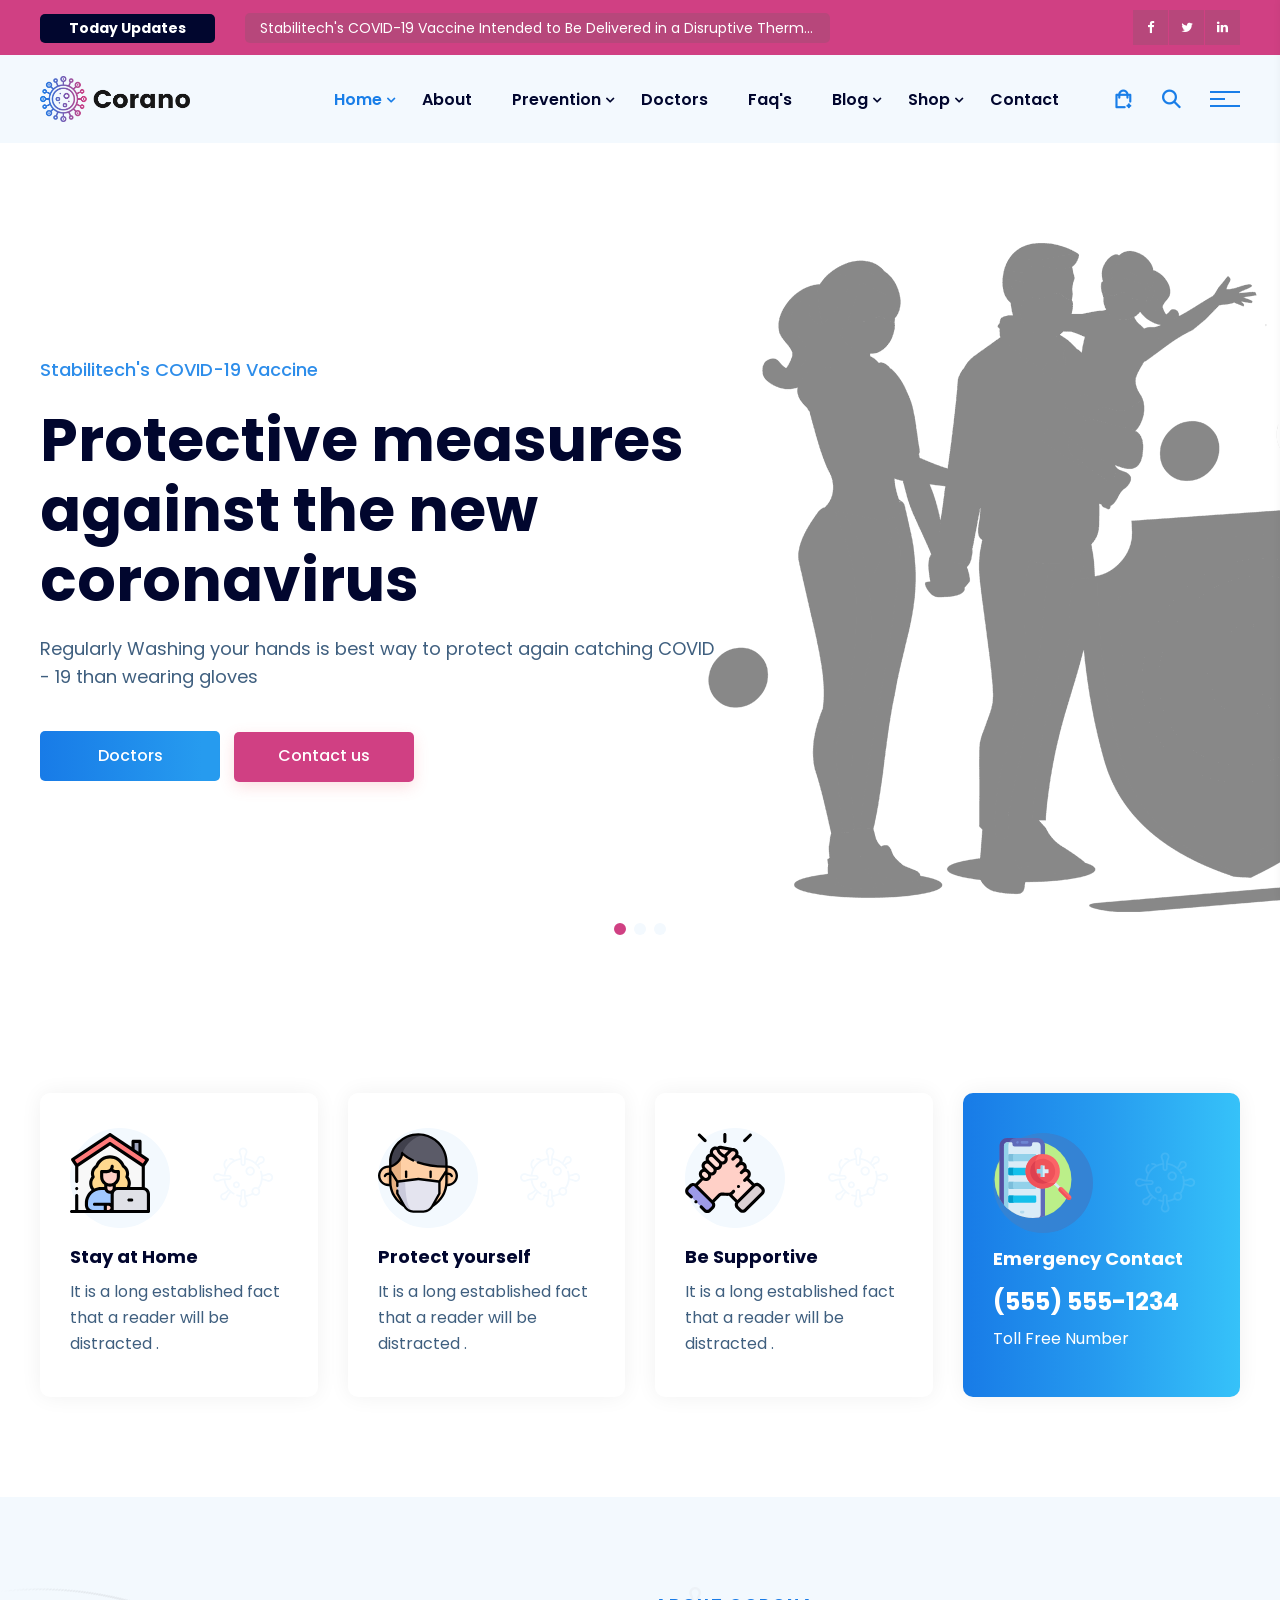
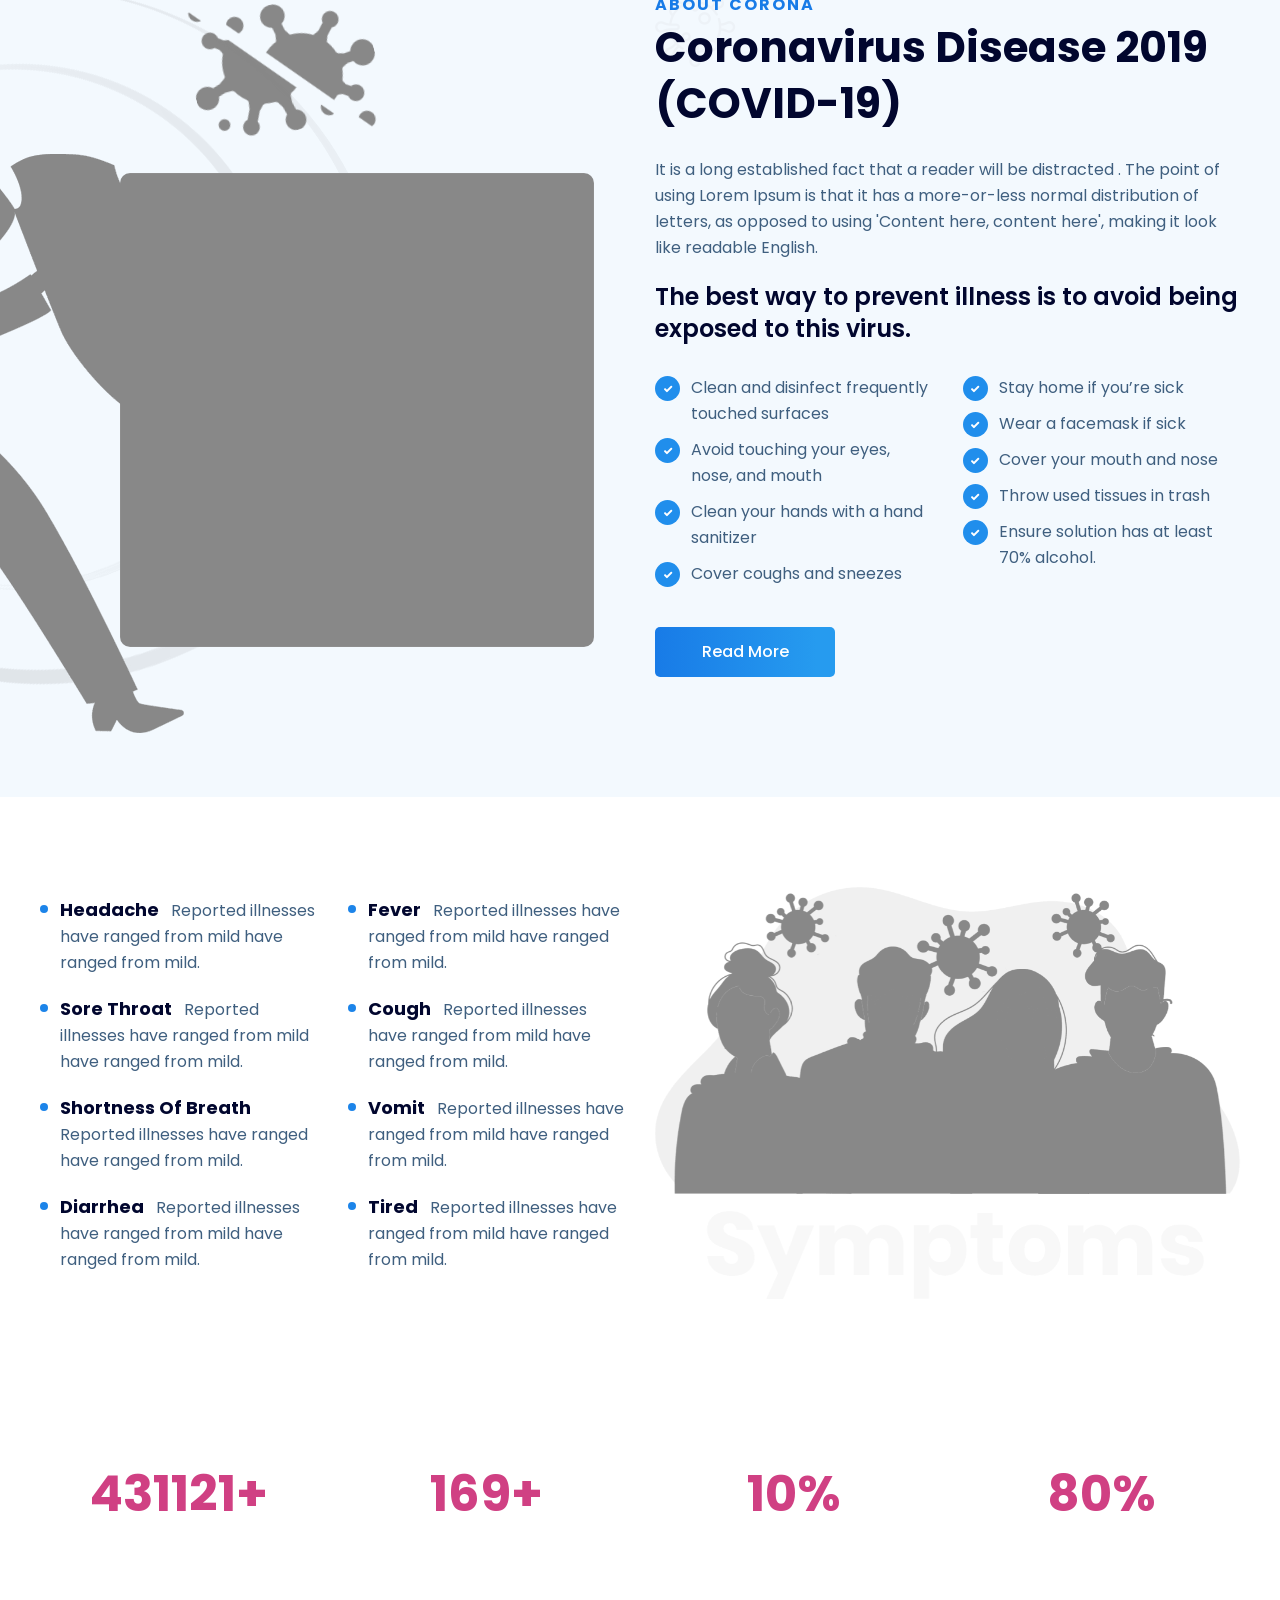
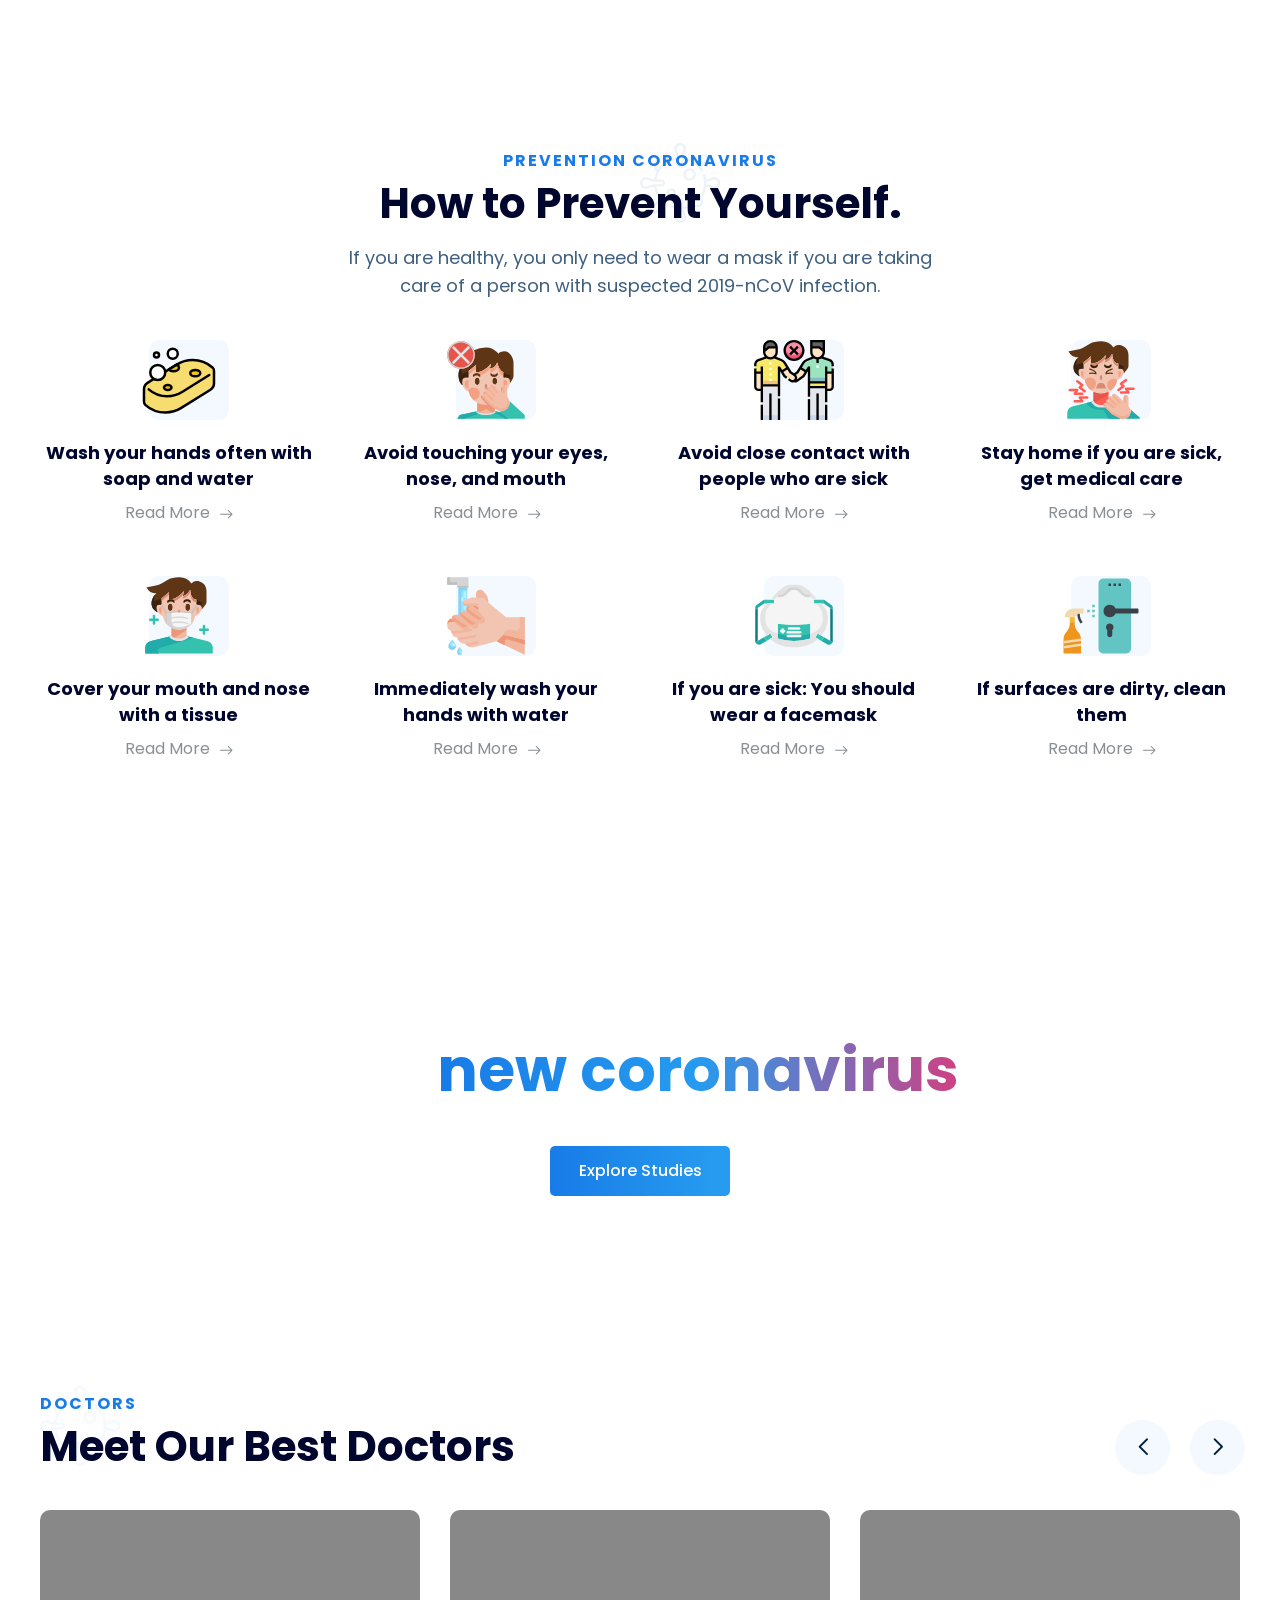
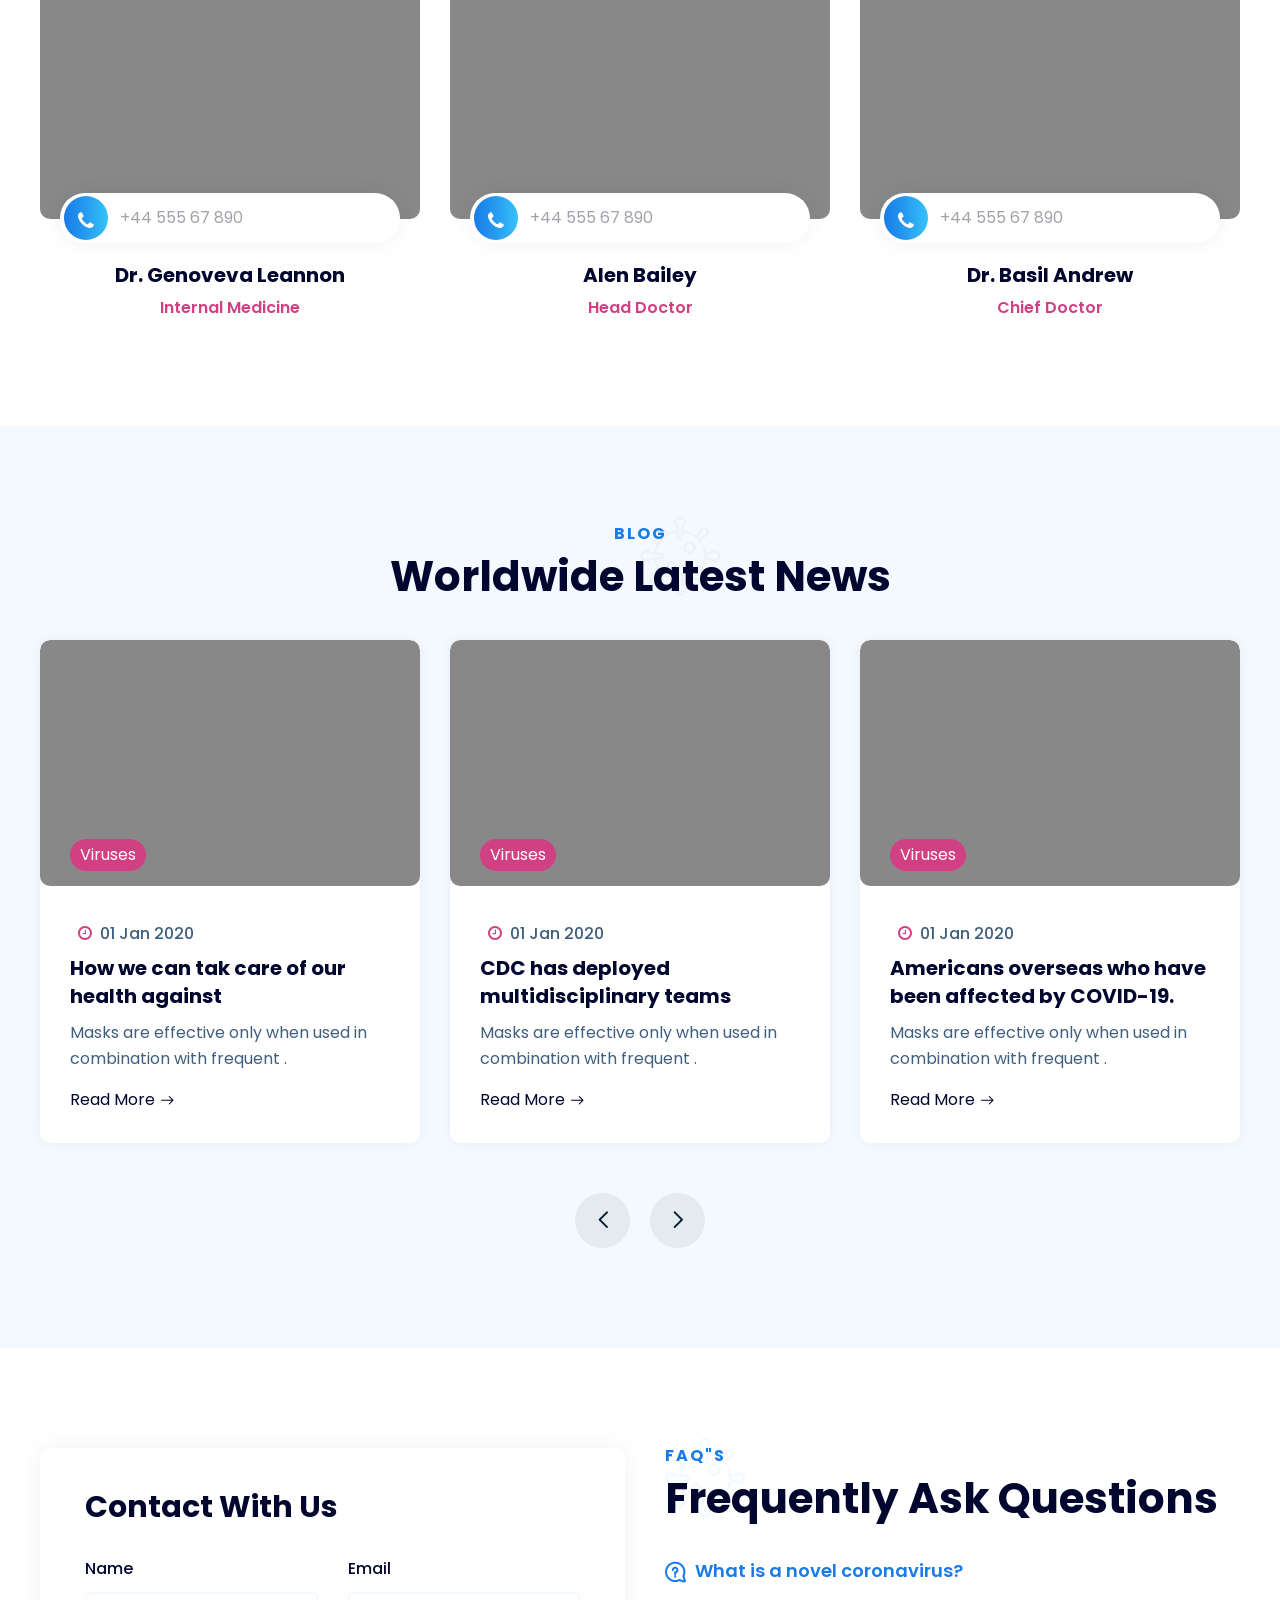
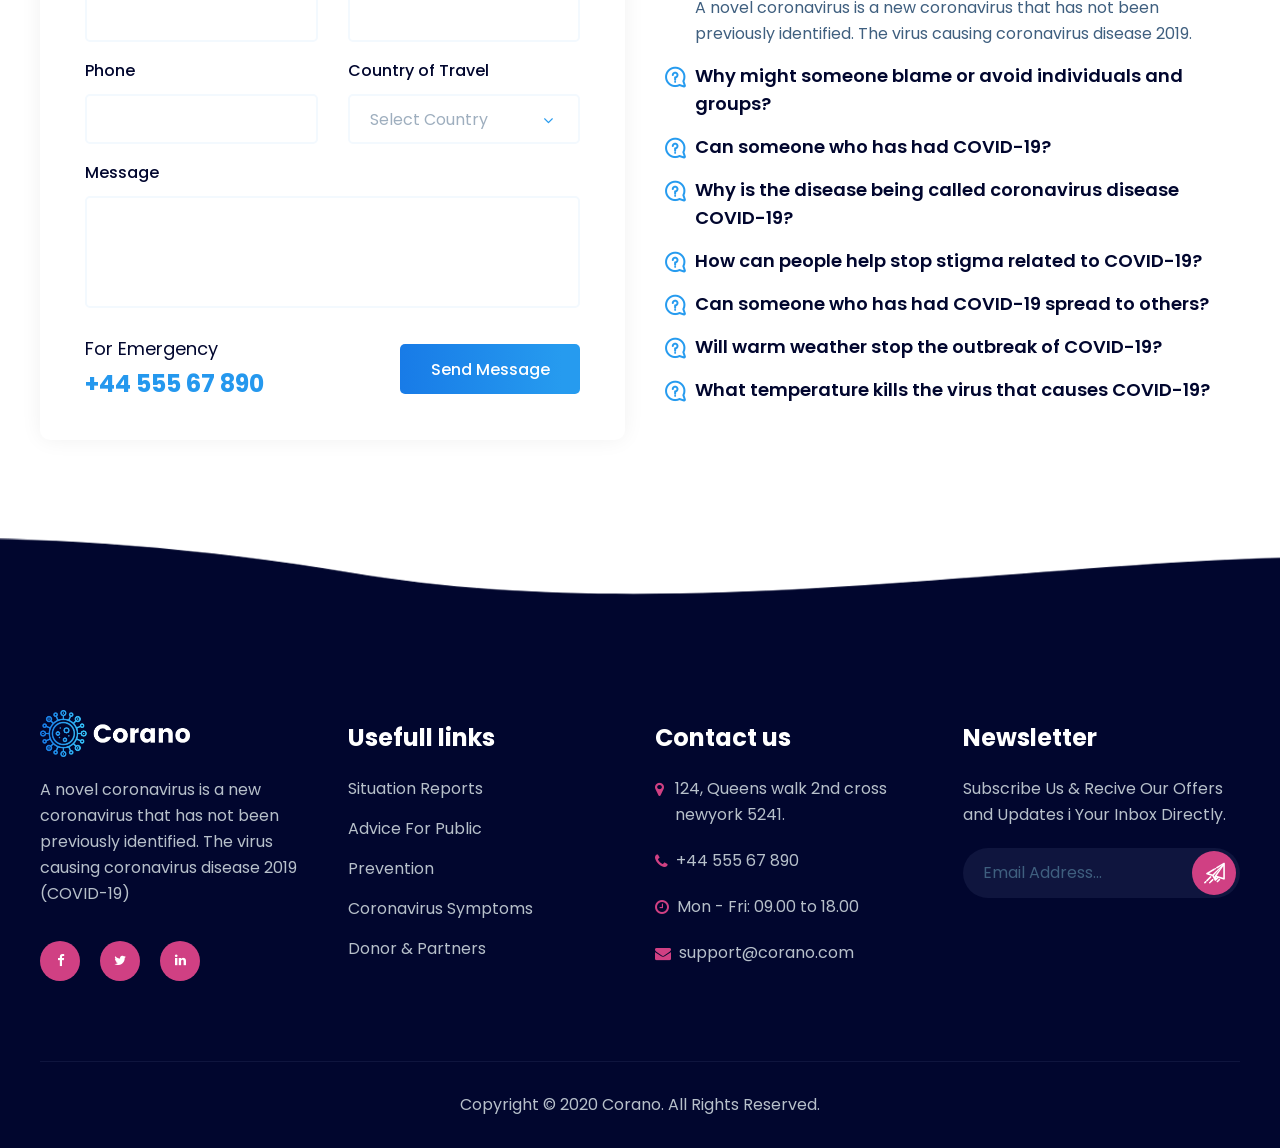
<file: html/index.html>
<!DOCTYPE html>
<html lang="en">
<head>
      <meta charset="utf-8">
      <meta name="title" content="Corona">
      <meta property="fb:app_id" content="312" />
      <meta property="og:type" content="Corona" />
      <meta property="og:url" content="http://steelthemes.com/demo/Elango/Corona-final" />
      <meta property="og:title" content="Corona">
      <meta property="og:image" content="http://steelthemes.com/demo/Elango/Corona-final/assets/image/fbimg-210x210.jpg">
      <meta property="og:description" content="Corona is html 5 Template">
      <meta name="full-screen" content="yes">
      <meta name="theme-color" content="#269bef">
      <!-- Responsive -->
      <meta http-equiv="X-UA-Compatible" content="IE=edge">
      <meta name="viewport" content="width=device-width, initial-scale=1.0, maximum-scale=1.0, user-scalable=0">
      <title>Homepage-1 | corano | Responsive HTML 5 Template</title>
      <link rel="stylesheet" type="text/css" href="assets/css/bootstrap.min.css">
      <link rel="stylesheet" type="text/css" href="assets/css/style.css">
      <link rel="stylesheet" type="text/css" href="assets/fonts/font/flaticon.css">
      <!---------favicon--------------->
      <link rel="icon" type="image/png" href="assets/image/favicon-32x32.png" sizes="32x32">
      <link rel="icon" type="image/png" href="assets/image/favicon-16x16.png" sizes="16x16">
      <!---------favicon--------------->
   </head>
   <body class="home_page_one">
      <div class="page_wapper">
          <!--Start Preloader-->
          <div class="preloader">
            <div class="preloader_box">
               <div class="loader">
                  <div class="circle item0"></div>
                  <div class="circle item1"></div>
                  <div class="circle item2"></div>
               </div>
            </div>
         </div>
         <!--End Preloader -->
         <!--Header-->
         <header class="header_v2">
            <section class="header_top">
               <div class="container">
                  <div class="row">
                     <div class="col-lg-8">
                        <div class="row">
                           <div class="col-lg-3 col-md-3">
                              <div class="heading">
                                 <h2>Today Updates</h2>
                              </div>
                           </div>
                           <div class="col-lg-9 col-md-9">
                              <div class="news_inner">
                                 <div class="owl-carousel owl-theme single_items">
                                    <div class="mid-text">
                                       <p><a href="#">Stabilitech's COVID-19 Vaccine Intended to Be Delivered in a Disruptive Thermally Stable Oral Capsule</a></p>
                                    </div>
                                    <div class="mid-text">
                                       <p><a href="#"> Controlled Release Drug Delivery Market Size Worth $69.8 Billion by 2027: Grand View Research, Inc.</a></p>
                                    </div>
                                    <div class="mid-text">
                                       <p><a href="#">  Drug Delivery Market Size Worth $69.8 Billion by 2027: Grand View Research, Inc.
                                          </a>
                                       </p>
                                    </div>
                                 </div>
                              </div>
                           </div>
                        </div>
                     </div>
                     <div class="col-lg-4">
                        <div class="text_right">
                           <div class="social_media_icon">
                              <ul class="clearfix">
                                 <li>
                                    <a href="#" class="has-tooltip">
                                       <span class="fa fa-facebook"></span>
                                       <div class="c-tooltip">
                                          <div class="tooltip-inner">Facebook</div>
                                       </div>
                                    </a>
                                 </li>
                                 <li>
                                    <a href="#" class="has-tooltip">
                                       <span class="fa fa-twitter"></span>
                                       <div class="c-tooltip">
                                          <div class="tooltip-inner">Twitter</div>
                                       </div>
                                    </a>
                                 </li>
                                 <li>
                                    <a href="#" class="has-tooltip">
                                       <span class="fa fa-linkedin"></span>
                                       <div class="c-tooltip">
                                          <div class="tooltip-inner">Linkedin</div>
                                       </div>
                                    </a>
                                 </li>
                              </ul>
                           </div>
                        </div>
                     </div>
                  </div>
               </div>
            </section>
            <section class="navbar_outer">
               <div class="navbar navbar-expand-lg  bsnav bsnav-sticky bsnav-sticky-slide">
                  <div class="container">
                     <a class="navbar-brand" href="index.html"><img src="assets/image/home-1-logo.png" class="img-fluid" alt="img"></a>
                     <button class="navbar-toggler toggler-spring"><span class="navbar-toggler-icon"></span></button>
                     <div class="collapse navbar-collapse scroll-nav">
                        <ul class="navbar-nav navbar-mobile navbar_left  ml-auto" id="nav">
                           <li class="nav-item nav_item active  dropdown">
                              <a class="nav-link link_hd" href="#">  Home  </a>
                              <ul class="navbar-nav submenu">
                                 <li class="nav-item"><a class="nav-link" href="index.html">Home Default 01</a></li>
                                 <li class="nav-item"><a class="nav-link" href="index-2.html">Home Default 02 <span class="new_page">new</span></a></li>
                                 <li class="nav-item"><a class="nav-link" href="index-3.html">Home Default 03 <span class="new_page">new</span></a></li>
                                 <li class="nav-item"><a class="nav-link" href="one-page-index-1.html">Home Onepage Version</a></li>
                                 <li class="nav-item"><a class="nav-link" href="rtl/index.html" target="_blank">Home Default RTL </a></li>
                                 <li class="nav-item"><a class="nav-link" href="rtl/one-page-index-1.html">Home Onepage RTL</a></li>
                              </ul>
                           </li>
                           <li class="nav-item nav_item"><a class="nav-link link_hd" href="about.html">About </a></li>
                           <li class="nav-item nav_item dropdown">
                              <a class="nav-link link_hd" href="#">  Prevention  </a>
                              <ul class="navbar-nav submenu">
                                 <li class="nav-item"><a class="nav-link" href="prevention.html">Prevention</a></li>
                                 <li class="nav-item"><a class="nav-link" href="prevention-single.html">Prevention Detail</a></li>
                              </ul>
                           </li>
                           <li class="nav-item nav_item"><a class="nav-link link_hd" href="team.html">Doctors</a></li>
                           <li class="nav-item nav_item"><a class="nav-link link_hd" href="faq.html">Faq's</a></li>
                           <li class="nav-item nav_item dropdown">
                              <a class="nav-link link_hd" href="#">  Blog  </a>
                              <ul class="navbar-nav submenu">
                                 <li class="nav-item dropdown">
                                    <a class="nav-link arrow" href="#">Blog Grid </a>
                                    <ul class="navbar-nav child_menu">
                                       <li class="nav-item"><a class="nav-link" href="blog-three-column.html">Blog Three Column</a></li>
                                       <li class="nav-item"><a class="nav-link" href="blog-four-column.html">Blog Four Column</a></li>
                                       <li class="nav-item"><a class="nav-link" href="blog-single.html">Blog With Sidebar</a></li>
                                    </ul>
                                 </li>
                                 <li class="nav-item dropdown">
                                    <a class="nav-link arrow" href="#">Blog Details </a>
                                    <ul class="navbar-nav child_menu">
                                       <li class="nav-item"><a class="nav-link" href="blog-detail-sidebar.html">With Sidebar</a></li>
                                       <li class="nav-item"><a class="nav-link" href="blog-detail.html">Without Sidebar</a></li>
                                    </ul>
                                 </li>
                              </ul>
                           </li>
                           <li class="nav-item nav_item dropdown">
                              <a class="nav-link link_hd" href="#">  Shop  </a>
                              <ul class="navbar-nav submenu">
                                 <li class="nav-item"><a class="nav-link" href="shop.html">Shop</a></li>
                                 <li class="nav-item"><a class="nav-link" href="product-details.html">Product Details</a></li>
                                 <li class="nav-item"><a class="nav-link" href="shop-cart.html">cart</a></li>
                                 <li class="nav-item"><a class="nav-link" href="checkout.html">checkout</a></li>
                              </ul>
                           </li>
                           <li class="nav-item nav_item"><a class="nav-link link_hd" href="contact.html">Contact</a></li>
                        </ul>
                        <ul class="navbar-nav navbar-mobile navbar_right">
                           <li class="nav-item  dropdown">
                              <a href="#" class="cart_btn"><i class="flaticon-add-to-cart icon"></i></a>
                           </li>
                           <li class="nav-item  dropdown">
                              <a href="#" class="topbar-one__search search-popup__toggler"><i class="flaticon-search icon"></i></a>
                           </li>
                           <li class="nav-item  dropdown">
                              <!-- /.site-header__cart -->
                              <a href="#" class="site-header__sidemenu-nav side-menu__toggler">
                                 <span class="site-header__sidemenu-nav-line"></span>
                                 <!-- /.site-header__sidemenu-nav-line -->
                                 <span class="site-header__sidemenu-nav-line"></span>
                                 <!-- /.site-header__sidemenu-nav-line -->
                                 <span class="site-header__sidemenu-nav-line"></span>
                                 <!-- /.site-header__sidemenu-nav-line -->
                                 <!-- /.site-header__sidemenu -->
                              </a>
                           </li>
                        </ul>
                     </div>
                  </div>
               </div>
            </section>
         </header>
         <!--Header-->
         <main class="main-content">
            <!------main-content------>
            <!------main-slider------>
            <section class="main-slider">
               <div class="main-slider-carousel main_slider owl-carousel owl-theme">
                  <div class="slide one">
                     <div class="container text-left">
                        <div class="row">
                           <div class="col-lg-7 d-flex">
                              <div class="content">
                                 <h6>Stabilitech's COVID-19 Vaccine</h6>
                                 <h1> Protective measures against the new coronavirus</h1>
                                 <div class="text">Regularly Washing your hands is best way to protect again catching COVID - 19 than wearing gloves</div>
                                 <div class="link-box">
                                    <a href="#" class="theme_btn tp_two">Doctors</a>
                                    <a href="#" class="theme_btn tp_one two">Contact us</a>
                                 </div>
                              </div>
                           </div>
                           <div class="col-lg-5">
                              <div class="slider_image slide_image_right clearfix">
                                 <div class="image image_1 floating">
                                    <img src="assets/image/main-slider/home-2-slider-1-1.png" class="img-fluid" alt="img" />
                                 </div>
                                 <div class="image image_2 beat">
                                    <img src="assets/image/main-slider/home-2-slider-1-2.png" class="img-fluid" alt="img" />
                                 </div>
                              </div>
                           </div>
                        </div>
                     </div>
                  </div>
                  <div class="slide two">
                     <div class="container text-left">
                        <div class="row">
                          
                           <div class="col-lg-6 d-flex order-last">
                              <div class="content slide_content_right">
                                 <h6>Stabilitech's COVID-19 Vaccine</h6>
                                 <h1> Stay informed <br class="md_none"/>and follow advice given by Govt</h1>
                                 <div class="text">Regularly Washing your hands is best way to protect again catching COVID - 19 than wearing gloves</div>
                                 <div class="link-box">
                                    <a href="#" class="theme_btn tp_two">Doctors</a>
                                    <a href="#" class="theme_btn tp_one two">Contact us</a>
                                 </div>
                              </div>
                           </div>

                           <div class="col-lg-6 order-first">
                              <div class="slider_image slide_image_left clearfix">
                                 <div class="image image_1 floating">
                                    <img src="assets/image/main-slider/home-2-slider-2-1.png" class="img-fluid" alt="img" />
                                 </div>
                                 <div class="image image_2 beat">
                                    <img src="assets/image/main-slider/home-2-slider-1-2.png" class="img-fluid" alt="img" />
                                 </div>
                              </div>
                           </div>
                        </div>
                     </div>
                  </div>
                  <div class="slide three">
                     <div class="container text-left">
                        <div class="row">
                           <div class="col-lg-7 d-flex">
                              <div class=" content">
                                 <h6>Stabilitech's COVID-19 Vaccine</h6>
                                 <h1>Help to prevent possible spread of COVID-19</h1>
                                 <div class="text">Regularly Washing your hands is best way to protect again catching COVID - 19 than wearing gloves</div>
                                 <div class="link-box">
                                    <a href="#" class="theme_btn tp_two">Doctors</a>
                                    <a href="#" class="theme_btn tp_one two">Contact us</a>
                                 </div>
                              </div>
                           </div>
                           <div class="col-lg-5">
                              <div class="slider_image slide_image_right clearfix">
                                 <div class="image image_1 floating">
                                    <img src="assets/image/main-slider/home-2-slider-3-1.png" class="img-fluid" alt="img" />
                                 </div>
                                 <div class="image image_2 beat">
                                    <img src="assets/image/main-slider/home-2-slider-1-2.png" class="img-fluid" alt="img" />
                                 </div>
                                 <div class="image image_3 rotate-me">
                                    <img src="assets/image/main-slider/home-2-slider-3-2.png" class="img-fluid" alt="img" />
                                 </div>
                              </div>
                           </div>
                        </div>
                     </div>
                  </div>
               </div>
            </section>
            <!------main-slider------>
            <!-------------welome_box---------->
            <section class="welcome type_one">
               <div class="container">
                  <div class="row">
                     <div class="col-lg-3 col-md-6 col-sm-6 col-xs-12">
                        <div class="icon_box type_one wow slideInUp" data-wow-delay="00ms" data-wow-duration="1500ms">
                           <div class="icon">
                              <img src="assets/image/svg/working-at-home.svg" class="img-fluid svg_image" alt="home" /> <span class="flaticon-virus"></span>
                           </div>
                           <div class="content_box">
                              <h2><a href="#">Stay at Home</a></h2>
                              <p>It is a long established fact that a reader will be distracted . </p>
                           </div>
                        </div>
                     </div>
                     <div class="col-lg-3 col-md-6 col-sm-6 col-xs-12">
                        <div class="icon_box type_one wow slideInUp" data-wow-delay="100ms" data-wow-duration="1500ms">
                           <div class="icon">
                              <img src="assets/image/svg/mask-2.svg" class="img-fluid svg_image" alt="home" /> <span class="flaticon-virus"></span>
                           </div>
                           <div class="content_box">
                              <h2><a href="#">Protect yourself</a></h2>
                              <p>It is a long established fact that a reader will be distracted . </p>
                           </div>
                        </div>
                     </div>
                     <div class="col-lg-3 col-md-6 col-sm-6 col-xs-12">
                        <div class="icon_box type_one wow slideInUp" data-wow-delay="200ms" data-wow-duration="1500ms">
                           <div class="icon">
                              <img src="assets/image/svg/sport-team.svg" class="img-fluid svg_image" alt="home" /> <span class="flaticon-virus"></span>
                           </div>
                           <div class="content_box">
                              <h2><a href="#">Be Supportive</a></h2>
                              <p>It is a long established fact that a reader will be distracted . </p>
                           </div>
                        </div>
                     </div>
                     <div class="col-lg-3 col-md-6 col-sm-6 col-xs-12">
                        <div class="icon_box type_one last wow slideInUp" data-wow-delay="300ms" data-wow-duration="1500ms">
                           <div class="icon">
                              <img src="assets/image/svg/smartphone.svg" class="img-fluid svg_image" alt="svg" /> <span class="flaticon-virus"></span>
                           </div>
                           <div class="content_box">
                              <h6>Emergency Contact</h6>
                              <h2><a href="#">(555) 555-1234</a></h2>
                              <p>Toll Free Number</p>
                           </div>
                        </div>
                     </div>
                  </div>
               </div>
            </section>
            <!-------------welome_box---------->
            <!-------------abou us---------->
            <section class="about type_one">
               <div class="container">
                  <div class="row">
                     <div class="col-lg-6">
                        <div class="image_box">
                           <div class="image image_3">
                              <img src="assets/image/resources/about-3.png" class="img-fluid" alt="img" />
                           </div>
                           <div class="image image_4">
                              <img src="assets/image/resources/about-4.png" class="img-fluid" alt="img" />
                           </div>
                           <div class="image image_1">
                              <img src="assets/image/resources/about-1.png" class="img-fluid" alt="img" />
                           </div>
                           <div class="image image_2">
                              <img src="assets/image/resources/about-2.png" class="img-fluid" alt="img" />
                           </div>
                        </div>
                     </div>
                     <div class="col-lg-6">
                        <div class="heading tp_one  icon_dark">
                           <h6>about Corona</h6>
                           <h1>Coronavirus Disease 2019 (COVID-19)</h1>
                           <span class="flaticon-virus icon"></span>
                        </div>
                        <div class="about_content">
                           <p class="description">It is a long established fact that a reader will be distracted . The point of using Lorem Ipsum is that it has a more-or-less normal distribution of letters, as opposed to using 'Content here, content here', making it look
                              like readable English.
                           </p>
                           <div class="symptoms">
                              <h2>The best way to prevent illness is to avoid being exposed to this virus.</h2>
                              <div class="row">
                                 <div class="col-lg-6">
                                    <ul>
                                       <li>
                                          <span class="flaticon-check"></span>
                                          <p>Clean and disinfect frequently touched surfaces </p>
                                       </li>
                                       <li>
                                          <span class="flaticon-check"></span>
                                          <p>Avoid touching your eyes, nose, and mouth</p>
                                       </li>
                                       <li>
                                          <span class="flaticon-check"></span>
                                          <p>Clean your hands with a hand sanitizer </p>
                                       </li>
                                       <li>
                                          <span class="flaticon-check"></span>
                                          <p>Cover coughs and sneezes</p>
                                       </li>
                                    </ul>
                                 </div>
                                 <div class="col-lg-6">
                                    <ul>
                                       <li>
                                          <span class="flaticon-check"></span>
                                          <p>Stay home if you’re sick</p>
                                       </li>
                                       <li>
                                          <span class="flaticon-check"></span>
                                          <p>Wear a facemask if sick</p>
                                       </li>
                                       <li>
                                          <span class="flaticon-check"></span>
                                          <p>Cover your mouth and nose </p>
                                       </li>
                                       <li>
                                          <span class="flaticon-check"></span>
                                          <p>Throw used tissues in trash</p>
                                       </li>
                                       <li>
                                          <span class="flaticon-check"></span>
                                          <p>Ensure solution has at least 70% alcohol.</p>
                                       </li>
                                    </ul>
                                 </div>
                              </div>
                           </div>
                           <a href="#" class="theme_btn tp_two">Read More</a>
                        </div>
                     </div>
                  </div>
               </div>
            </section>
            <section class="symptoms type_two">
               <div class="container">
                  <div class="row">
                     <div class="col-lg-6">
                        <div class="row">
                           <div class="col-lg-6">
                              <div class="symptoms_box_two wow slideInUp" data-wow-delay="00ms" data-wow-duration="1500ms">
                                 <p><span>Headache </span>Reported illnesses have ranged from mild have ranged from mild.</p>
                              </div>
                              <div class="symptoms_box_two wow slideInUp" data-wow-delay="100ms" data-wow-duration="1500ms">
                                 <p> <span>Sore Throat </span>Reported illnesses have ranged from mild have ranged from mild.</p>
                              </div>
                              <div class="symptoms_box_two wow slideInUp" data-wow-delay="200ms" data-wow-duration="1500ms">
                                 <p><span>Shortness Of Breath </span>Reported illnesses have ranged have ranged from mild.</p>
                              </div>
                              <div class="symptoms_box_two wow slideInUp" data-wow-delay="400ms" data-wow-duration="1500ms">
                                 <p><span>Diarrhea </span>Reported illnesses have ranged from mild have ranged from mild.</p>
                              </div>
                           </div>
                           <div class="col-lg-6">
                              <div class="symptoms_box_two wow slideInUp" data-wow-delay="100ms" data-wow-duration="1500ms">
                                 <p><span>Fever </span>Reported illnesses have ranged from mild have ranged from mild.</p>
                              </div>
                              <div class="symptoms_box_two wow slideInUp" data-wow-delay="200ms" data-wow-duration="1500ms">
                                 <p><span>Cough </span>Reported illnesses have ranged from mild have ranged from mild.</p>
                              </div>
                              <div class="symptoms_box_two wow slideInUp" data-wow-delay="300ms" data-wow-duration="1500ms">
                                 <p><span>Vomit </span>Reported illnesses have ranged from mild have ranged from mild.</p>
                              </div>
                              <div class="symptoms_box_two wow slideInUp" data-wow-delay="400ms" data-wow-duration="1500ms">
                                 <p> <span>Tired </span>Reported illnesses have ranged from mild have ranged from mild.</p>
                              </div>
                           </div>
                        </div>
                     </div>
                     <div class="col-lg-6">
                        <div class="image_box">
                           <img src="assets/image/resources/Sym-2.png" class="img-fluid" alt="img" />
                        </div>
                     </div>
                  </div>
               </div>
            </section>
            <section class="funfacts type_two">
               <div class="container">
                  <div class="about_fun_facts">
                     <div class="row">
                        <div class="col-lg-3 col-md-6 col-sm-6 col-xs-12">
                           <div class="fun_facts_box type_two">
                              <h2><span class="counter-value">434595 </span>+</h2>
                              <h6>Total Confirmed</h6>
                           </div>
                        </div>
                        <div class="col-lg-3 col-md-6 col-sm-6 col-xs-12">
                           <div class="fun_facts_box type_two">
                              <h2><span class="counter-value">170</span>+</h2>
                              <h6>Countries / Regions</h6>
                           </div>
                        </div>
                        <div class="col-lg-3 col-md-6 col-sm-6 col-xs-12">
                           <div class="fun_facts_box type_two">
                              <h2><span class="counter-value">10</span>%</h2>
                              <h6>Total Recoverd</h6>
                           </div>
                        </div>
                        <div class="col-lg-3 col-md-6 col-sm-6 col-xs-12">
                           <div class="fun_facts_box type_two last">
                              <h2><span class="counter-value">80</span>%</h2>
                              <h6>Confirmed Deaths</h6>
                           </div>
                        </div>
                     </div>
                  </div>
               </div>
            </section>
            <section class="preventions bg_white type_two">
               <div class="container">
                  <div class="row">
                     <div class="col-lg-12">
                        <div class="heading text-center icon_dark tp_one">
                           <h6>Prevention Coronavirus</h6>
                           <h1>How to Prevent Yourself.</h1>
                           <span class="flaticon-virus icon"></span>
                           <p>If you are healthy, you only need to wear a mask if you are taking care of a person with suspected 2019-nCoV infection.</p>
                        </div>
                     </div>
                  </div>
                  <div class="row">
                     <div class="col-lg-3 col-md-6 col-sm-6 col-xs-12">
                        <div class="icon_box type_three wow fadeIn" data-wow-delay="00ms" data-wow-duration="1500ms">
                           <div class="icon_box">
                              <img src="assets/image/svg/spongewash.svg" class="img-fluid svg_icon" alt="img" />
                           </div>
                           <h2><a href="prevention-single.html">Wash your hands often with soap and water</a></h2>
                           <a href="prevention-single.html" class="read_more tp_two">Read More <span class="flaticon-arrow"></span></a>
                        </div>
                     </div>
                     <div class="col-lg-3 col-md-6 col-sm-6 col-xs-12">
                        <div class="icon_box type_three wow fadeIn" data-wow-delay="100ms" data-wow-duration="1500ms">
                           <div class="icon_box">
                              <img src="assets/image/svg/man-touch.svg" class="img-fluid svg_icon" alt="img" />
                           </div>
                           <h2><a href="prevention-single.html">Avoid touching your eyes, nose, and mouth</a></h2>
                           <a href="prevention-single.html" class="read_more tp_two">Read More <span class="flaticon-arrow"></span></a>
                        </div>
                     </div>
                     <div class="col-lg-3 col-md-6 col-sm-6 col-xs-12">
                        <div class="icon_box type_three wow fadeIn" data-wow-delay="200ms" data-wow-duration="1500ms">
                           <div class="icon_box">
                              <img src="assets/image/svg/no.svg" class="img-fluid svg_icon" alt="img" />
                           </div>
                           <h2><a href="prevention-single.html">Avoid close contact with people who are sick</a></h2>
                           <a href="prevention-single.html" class="read_more tp_two">Read More <span class="flaticon-arrow"></span></a>
                        </div>
                     </div>
                     <div class="col-lg-3 col-md-6 col-sm-6 col-xs-12">
                        <div class="icon_box type_three wow fadeIn" data-wow-delay="300ms" data-wow-duration="1500ms">
                           <div class="icon_box">
                              <img src="assets/image/svg/sorethroat.svg" class="img-fluid svg_icon" alt="img" />
                           </div>
                           <h2><a href="prevention-single.html">Stay home if you are sick,  get medical care</a></h2>
                           <a href="prevention-single.html" class="read_more tp_two">Read More <span class="flaticon-arrow"></span></a>
                        </div>
                     </div>
                     <div class="col-lg-3 col-md-6 col-sm-6 col-xs-12">
                        <div class="icon_box type_three wow fadeIn" data-wow-delay="400ms" data-wow-duration="1500ms">
                           <div class="icon_box">
                              <img src="assets/image/svg/masksick.svg" class="img-fluid svg_icon" alt="img" />
                           </div>
                           <h2><a href="prevention-single.html">Cover your mouth and nose with a tissue</a></h2>
                           <a href="prevention-single.html" class="read_more tp_two">Read More <span class="flaticon-arrow"></span></a>
                        </div>
                     </div>
                     <div class="col-lg-3 col-md-6 col-sm-6 col-xs-12">
                        <div class="icon_box type_three wow fadeIn" data-wow-delay="500ms" data-wow-duration="1500ms">
                           <div class="icon_box">
                              <img src="assets/image/svg/handwashwashing.svg" class="img-fluid svg_icon" alt="img" />
                           </div>
                           <h2><a href="prevention-single.html">Immediately wash your hands with  water</a></h2>
                           <a href="prevention-single.html" class="read_more tp_two">Read More <span class="flaticon-arrow"></span></a>
                        </div>
                     </div>
                     <div class="col-lg-3 col-md-6 col-sm-6 col-xs-12">
                        <div class="icon_box type_three wow fadeIn" data-wow-delay="600ms" data-wow-duration="1500ms">
                           <div class="icon_box">
                              <img src="assets/image/svg/maskmedical.svg" class="img-fluid svg_icon" alt="img" />
                           </div>
                           <h2><a href="prevention-single.html">If you are sick: You should wear a facemask</a></h2>
                           <a href="prevention-single.html" class="read_more tp_two">Read More <span class="flaticon-arrow"></span></a>
                        </div>
                     </div>
                     <div class="col-lg-3 col-md-6 col-sm-6 col-xs-12">
                        <div class="icon_box type_three wow fadeIn" data-wow-delay="700ms" data-wow-duration="1500ms">
                           <div class="icon_box">
                              <img src="assets/image/svg/object-hygiene.svg" class="img-fluid svg_icon" alt="img" />
                           </div>
                           <h2><a href="prevention-single.html">If surfaces are dirty, clean them</a></h2>
                           <a href="prevention-single.html" class="read_more tp_two">Read More <span class="flaticon-arrow"></span></a>
                        </div>
                     </div>
                  </div>
               </div>
            </section>
            <section class="explore_more two">
               <div class="container">
                  <div class="row">
                     <div class="col-lg-12">
                        <div class="content_box text-center">
                           <h1> Basic protective measures against<br class="disp_none_md" />the <span>new coronavirus</span> </h1>
                           <a href="#" class="theme_btn tp_two">Explore Studies</a>
                        </div>
                     </div>
                  </div>
               </div>
            </section>
            <section class="doctor type_two">
               <div class="container">
                  <div class="row">
                     <div class="col-lg-12">
                        <div class="heading  tp_one">
                           <h6>Doctors</h6>
                           <h1>Meet Our Best Doctors</h1>
                           <span class="flaticon-virus icon"></span>
                        </div>
                     </div>
                  </div>
                  <div class="row">
                     <div class="col-lg-12 padding_zero">
                        <div class="owl-carousel four_items">
                           <div class="doctor_box type_two">
                              <div class="image_box">
                                 <img src="assets/image/resources/best-doctors1.jpg" class="img-fluid" alt="best-doctors" />
                                 <div class="overlay">
                                    <ul>
                                       <li><a href="#"><i class="fa fa-facebook"></i></a></li>
                                       <li><a href="#"><i class="fa fa-twitter"></i></a></li>
                                       <li><a href="#"><i class="fa fa-skype"></i></a></li>
                                       <li><a href="#"><i class="fa fa fa-vimeo"></i></a></li>
                                       <li><a href="#"><i class="fa fa-share-alt"></i></a></li>
                                    </ul>
                                 </div>
                              </div>
                              <div class="content_box">
                                 <a href="#" class="contact_doctor"><span class="fa fa-phone"></span>+44 555 67 890</a>
                                 <div class="text_box">
                                    <h2> <a href="#">Dr. Genoveva Leannon </a> </h2>
                                    <small>Internal Medicine</small>
                                 </div>
                              </div>
                           </div>
                           <div class="doctor_box type_two">
                              <div class="image_box">
                                 <img src="assets/image/resources/best-doctors2.jpg" class="img-fluid" alt="best-doctors" />
                                 <div class="overlay">
                                    <ul>
                                       <li><a href="#"><i class="fa fa-facebook"></i></a></li>
                                       <li><a href="#"><i class="fa fa-twitter"></i></a></li>
                                       <li><a href="#"><i class="fa fa-skype"></i></a></li>
                                       <li><a href="#"><i class="fa fa fa-vimeo"></i></a></li>
                                       <li><a href="#"><i class="fa fa-share-alt"></i></a></li>
                                    </ul>
                                 </div>
                              </div>
                              <div class="content_box">
                                 <a href="#" class="contact_doctor"><span class="fa fa-phone"></span>+44 555 67 890</a>
                                 <div class="text_box">
                                    <h2> <a href="#">Alen Bailey </a> </h2>
                                    <small>Head Doctor</small>
                                 </div>
                              </div>
                           </div>
                           <div class="doctor_box type_two">
                              <div class="image_box">
                                 <img src="assets/image/resources/best-doctors3.jpg" class="img-fluid" alt="best-doctors" />
                                 <div class="overlay">
                                    <ul>
                                       <li><a href="#"><i class="fa fa-facebook"></i></a></li>
                                       <li><a href="#"><i class="fa fa-twitter"></i></a></li>
                                       <li><a href="#"><i class="fa fa-skype"></i></a></li>
                                       <li><a href="#"><i class="fa fa fa-vimeo"></i></a></li>
                                       <li><a href="#"><i class="fa fa-share-alt"></i></a></li>
                                    </ul>
                                 </div>
                              </div>
                              <div class="content_box">
                                 <a href="#" class="contact_doctor"><span class="fa fa-phone"></span>+44 555 67 890</a>
                                 <div class="text_box">
                                    <h2> <a href="#">Dr. Basil Andrew </a> </h2>
                                    <small>Chief Doctor </small>
                                 </div>
                              </div>
                           </div>
                        </div>
                     </div>
                  </div>
               </div>
            </section>
            <section class="blog type_two">
               <div class="container">
                  <div class="row">
                     <div class="col-lg-12">
                        <div class="heading text-center icon_dark tp_one">
                           <h6>Blog</h6>
                           <h1>Worldwide Latest News </h1>
                           <span class="flaticon-virus icon"></span>
                        </div>
                     </div>
                  </div>
                  <div class="row">
                     <div class="col-lg-12 padding_zero">
                        <div class=" owl-carousel three_items">
                           <div class="blog_box type_two">
                              <div class=" image_box">
                                 <img src="assets/image/resources/blog-1.jpg" class="img-fluid" alt="img" />
                                 <div class="overlay">
                                    <a href="https://www.youtube.com/watch?v=nfP5N9Yc72A&amp;t=28s" data-fancybox="gallery" data-caption="">
                                    <span class="flaticon-video-camera"></span>
                                    </a>
                                 </div>
                              </div>
                              <div class="content_box">
                                 <a href="#" class="category">Viruses</a>
                                 <div class="title_box">
                                    <div class="post-date">
                                       <p><span class="fa fa-clock-o"></span>01 Jan 2020</p>
                                    </div>
                                    <h2><a href="blog-single.html">How we can tak care of our health against  </a></h2>
                                 </div>
                                 <p>Masks are effective only when used in combination with frequent .</p>
                                 <a href="blog-single.html" class="read_more tp_two">Read More<span class="flaticon-arrow"></span></a>
                              </div>
                           </div>
                           <div class="blog_box type_two">
                              <div class="image_box">
                                 <img src="assets/image/resources/blog-2.jpg" class="img-fluid" alt="img" />
                                 <div class="overlay">
                                    <a href="assets/image/resources/blog-3.jpg" data-fancybox="gallery" data-caption="">
                                    <span class="flaticon-image zoom_icon"></span>
                                    </a>
                                 </div>
                              </div>
                              <div class="content_box">
                                 <a href="#" class="category">Viruses</a>
                                 <div class="title_box">
                                    <div class="post-date">
                                       <p><span class="fa fa-clock-o"></span>01 Jan 2020</p>
                                    </div>
                                    <h2><a href="blog-single.html">CDC has deployed multidisciplinary teams </a></h2>
                                 </div>
                                 <p>Masks are effective only when used in combination with frequent .</p>
                                 <a href="blog-single.html" class="read_more tp_two">Read More<span class="flaticon-arrow"></span></a>
                              </div>
                           </div>
                           <div class="blog_box type_two">
                              <div class="image_box">
                                 <img src="assets/image/resources/blog-4.jpg" class="img-fluid" alt="img" />
                                 <div class="overlay">
                                    <a href="https://www.youtube.com/watch?v=nfP5N9Yc72A&amp;t=28s" data-fancybox="gallery" data-caption="">
                                    <span class="flaticon-video-camera"></span>
                                    </a>
                                 </div>
                              </div>
                              <div class="content_box">
                                 <a href="#" class="category">Viruses</a>
                                 <div class="title_box">
                                    <div class="post-date">
                                       <p><span class="fa fa-clock-o"></span>01 Jan 2020</p>
                                    </div>
                                    <h2><a href="blog-single.html">Americans overseas who have been affected by COVID-19.  </a></h2>
                                 </div>
                                 <p>Masks are effective only when used in combination with frequent .</p>
                                 <a href="blog-single.html" class="read_more tp_two">Read More<span class="flaticon-arrow"></span></a>
                              </div>
                           </div>
                           <div class="blog_box type_two">
                              <div class="image_box">
                                 <img src="assets/image/resources/blog-3.jpg" class="img-fluid" alt="img" />
                                 <div class="overlay">
                                    <a href="assets/image/resources/blog-3.jpg" data-fancybox="gallery" data-caption="">
                                    <span class="flaticon-image zoom_icon"></span>
                                    </a>
                                 </div>
                              </div>
                              <div class="content_box">
                                 <a href="#" class="category">Viruses</a>
                                 <div class="title_box">
                                    <div class="post-date">
                                       <p><span class="fa fa-clock-o"></span>01 Jan 2020</p>
                                    </div>
                                    <h2><a href="blog-single.html">How we can tak care of our health against  </a></h2>
                                 </div>
                                 <p>Masks are effective only when used in combination with frequent .</p>
                                 <a href="blog-single.html" class="read_more tp_two">Read More<span class="flaticon-arrow"></span></a>
                              </div>
                           </div>
                        </div>
                     </div>
                  </div>
               </div>
            </section>
            <section class="contact_form faq type_two">
               <div class="container">
                  <div class="row">
                     <div class="col-lg-6 col-md-12">
                        <div class="contact_form_box type_two">
                           <h2>Contact With Us</h2>
                           <form>
                              <div class="row">
                                 <div class="col-lg-6 col-md-6">
                                    <div class="form-group">
                                       <label> Name</label>
                                       <input type="text" name="form_name" placeholder="" class="form-control">
                                    </div>
                                 </div>
                                 <div class="col-lg-6 col-md-6">
                                    <div class="form-group"> <label> Email</label>
                                       <input type="email" name="form_email" placeholder="" class="form-control">
                                    </div>
                                 </div>
                                 <div class="col-lg-6 col-md-6">
                                    <div class="form-group"> <label> Phone</label>
                                       <input type="text" name="form_phone" placeholder="" class="form-control">
                                    </div>
                                 </div>
                                 <div class="col-lg-6 col-md-6">
                                    <div class="form-group">
                                       <label>Country of Travel</label>
                                       <select name="country" id="country">
                                          <option selected="selected">Select Country</option>
                                          <option>Australia</option>
                                          <option>America</option>
                                          <option>South Korea</option>
                                          <option>North Korea</option>
                                          <option>Japan</option>
                                          <option>China</option>
                                          <option>England</option>
                                          <option>Netherland</option>
                                       </select>
                                    </div>
                                 </div>
                                 <div class="col-lg-12 col-md-12">
                                    <div class="form-group"> <label> Message</label>
                                       <textarea name="form_message" placeholder="" class="form-control textarea required" rows="3"></textarea>
                                    </div>
                                 </div>
                                 <div class="col-lg-12 col-md-12">
                                    <div class="lower_button_box">
                                       <div class="row">
                                          <div class="col-lg-7">
                                             <div class="emergrncy_contact">
                                                <h6><span>For Emergency</span> +44 555 67 890</h6>
                                             </div>
                                          </div>
                                          <div class="col-lg-5">
                                             <div class="form-group text-right">
                                                <button class="theme_btn tp_two" type="submit">Send Message</button>
                                             </div>
                                          </div>
                                       </div>
                                    </div>
                                 </div>
                              </div>
                           </form>
                        </div>
                     </div>
                     <div class="col-lg-6">
                        <div class="faq_box_outer">
                           <div class="heading tp_one">
                              <h6>Faq"s</h6>
                              <h1>Frequently Ask Questions</h1>
                              <span class="flaticon-virus icon"></span>
                           </div>
                           <h2></h2>
                           <div id="accordion">
                              <div class="card faq_box type_two">
                                 <div class="card-header" id="headingOne">
                                    <h5 class="mb-0">
                                       <button class="faq_btn" data-toggle="collapse" data-target="#collapseOne" aria-expanded="true" aria-controls="collapseOne">
                                       <span class="flaticon-question-3 faq_icon"></span>  What is a novel coronavirus? 
                                       </button>
                                    </h5>
                                 </div>
                                 <div id="collapseOne" class="collapse show" aria-labelledby="headingOne" data-parent="#accordion">
                                    <div class="card-body">
                                       A novel coronavirus is a new coronavirus that has not been previously identified. The virus causing coronavirus disease 2019.
                                    </div>
                                 </div>
                              </div>
                              <div class="card faq_box type_two">
                                 <div class="card-header" id="headingTwo">
                                    <h5 class="mb-0">
                                       <button class="faq_btn collapsed" data-toggle="collapse" data-target="#collapseTwo" aria-expanded="false" aria-controls="collapseTwo">
                                       <span class="flaticon-question-3 faq_icon"></span>  Why might someone blame or avoid individuals and groups?
                                       </button>
                                    </h5>
                                 </div>
                                 <div id="collapseTwo" class="collapse" aria-labelledby="headingTwo" data-parent="#accordion">
                                    <div class="card-body">
                                       Anim pariatur cliche reprehenderit, enim eiusmod high life accusamus terry richardson ad squid.
                                    </div>
                                 </div>
                              </div>
                              <div class="card faq_box type_two">
                                 <div class="card-header" id="headingThree">
                                    <h5 class="mb-0">
                                       <button class="faq_btn collapsed" data-toggle="collapse" data-target="#collapseThree" aria-expanded="false" aria-controls="collapseThree">
                                       <span class="flaticon-question-3 faq_icon"></span>  Can someone who has had COVID-19?
                                       </button>
                                    </h5>
                                 </div>
                                 <div id="collapseThree" class="collapse" aria-labelledby="headingThree" data-parent="#accordion">
                                    <div class="card-body">
                                       Anim pariatur cliche reprehenderit, enim eiusmod high life accusamus terry richardson ad squid.
                                    </div>
                                 </div>
                              </div>
                              <div class="card faq_box type_two">
                                 <div class="card-header" id="headingFours">
                                    <h5 class="mb-0">
                                       <button class="faq_btn collapsed" data-toggle="collapse" data-target="#collapseFour" aria-expanded="false" aria-controls="collapseFour">
                                       <span class="flaticon-question-3 faq_icon"></span>    Why is the disease being called coronavirus disease COVID-19?
                                       </button>
                                    </h5>
                                 </div>
                                 <div id="collapseFour" class="collapse" aria-labelledby="headingFours" data-parent="#accordion">
                                    <div class="card-body">
                                       Anim pariatur cliche reprehenderit, enim eiusmod high life accusamus terry richardson ad squid.
                                    </div>
                                 </div>
                              </div>
                              <div class="card faq_box type_two">
                                 <div class="card-header" id="headingFive">
                                    <h5 class="mb-0">
                                       <button class="faq_btn collapsed" data-toggle="collapse" data-target="#collapseFive" aria-expanded="false" aria-controls="collapseFive">
                                       <span class="flaticon-question-3 faq_icon"></span>    How can people help stop stigma related to COVID-19?
                                       </button>
                                    </h5>
                                 </div>
                                 <div id="collapseFive" class="collapse" aria-labelledby="headingFive" data-parent="#accordion">
                                    <div class="card-body">
                                       Anim pariatur cliche reprehenderit, enim eiusmod high life accusamus terry richardson ad squid.
                                    </div>
                                 </div>
                              </div>
                              <div class="card faq_box type_two">
                                 <div class="card-header" id="headingSix">
                                    <h5 class="mb-0">
                                       <button class="faq_btn collapsed" data-toggle="collapse" data-target="#collapseSix" aria-expanded="false" aria-controls="collapseSix">
                                       <span class="flaticon-question-3 faq_icon"></span>   Can someone who has had COVID-19 spread  to others?
                                       </button>
                                    </h5>
                                 </div>
                                 <div id="collapseSix" class="collapse" aria-labelledby="headingSix" data-parent="#accordion">
                                    <div class="card-body">
                                       Anim pariatur cliche reprehenderit, enim eiusmod high life accusamus terry richardson ad squid.
                                    </div>
                                 </div>
                              </div>
                              <div class="card faq_box type_two">
                                 <div class="card-header" id="headingSeven">
                                    <h5 class="mb-0">
                                       <button class="faq_btn collapsed" data-toggle="collapse" data-target="#collapseSeven" aria-expanded="false" aria-controls="collapseSeven">
                                       <span class="flaticon-question-3 faq_icon"></span>        Will warm weather stop the outbreak of COVID-19?
                                       </button>
                                    </h5>
                                 </div>
                                 <div id="collapseSeven" class="collapse" aria-labelledby="headingSeven" data-parent="#accordion">
                                    <div class="card-body">
                                       Anim pariatur cliche reprehenderit, enim eiusmod high life accusamus terry richardson ad squid.
                                    </div>
                                 </div>
                              </div>
                              <div class="card faq_box type_two">
                                 <div class="card-header" id="headingeight">
                                    <h5 class="mb-0">
                                       <button class="faq_btn collapsed" data-toggle="collapse" data-target="#collapeeight" aria-expanded="false" aria-controls="collapeeight">
                                       <span class="flaticon-question-3 faq_icon"></span>       What temperature kills the virus that causes COVID-19?
                                       </button>
                                    </h5>
                                 </div>
                                 <div id="collapeeight" class="collapse" aria-labelledby="headingeight" data-parent="#accordion">
                                    <div class="card-body">
                                       Anim pariatur cliche reprehenderit, enim eiusmod high life accusamus terry richardson ad squid.
                                    </div>
                                 </div>
                              </div>
                           </div>
                        </div>
                     </div>
                  </div>
               </div>
            </section>
            <section class="footer type_two">
               <div class="footer_layer" style="background-image: url(assets/image/resources/footer-bg1.png);"></div>
               <div class="container">
                  <div class="row">
                     <div class="col-lg-3 col-xs-12">
                        <div class="footer_widgets tp_two first">
                           <h3 class="widgets_title logo">
                              <a href="index.html"><img src="assets/image/home-1-logo-white.png" class="img-fluid" alt="logo"></a>
                           </h3>
                           <div class="inner_widgets">
                              <p>A novel coronavirus is a new coronavirus that has not been previously identified. The virus causing coronavirus disease 2019 (COVID-19)</p>
                              <div class="social_media_icon">
                                 <ul class="clearfix">
                                    <li>
                                       <a href="#" class="has-tooltip">
                                          <span class="fa fa-facebook"></span>
                                          <div class="c-tooltip">
                                             <div class="tooltip-inner">Facebook</div>
                                          </div>
                                       </a>
                                    </li>
                                    <li>
                                       <a href="#" class="has-tooltip">
                                          <span class="fa fa-twitter"></span>
                                          <div class="c-tooltip">
                                             <div class="tooltip-inner">Twitter</div>
                                          </div>
                                       </a>
                                    </li>
                                    <li>
                                       <a href="#" class="has-tooltip">
                                          <span class="fa fa-linkedin"></span>
                                          <div class="c-tooltip">
                                             <div class="tooltip-inner">Linkedin</div>
                                          </div>
                                       </a>
                                    </li>
                                 </ul>
                              </div>
                           </div>
                        </div>
                     </div>
                     <div class="col-lg-3 col-md-4 col-sm-6 col-xs-12">
                        <div class="footer_widgets tp_two">
                           <h3 class="widgets_title">Usefull links</h3>
                           <div class="inner_widgets">
                              <ul>
                                 <li><a href="#">Situation Reports</a></li>
                                 <li><a href="#">Advice For Public</a></li>
                                 <li><a href="#">Prevention</a></li>
                                 <li><a href="#">Coronavirus Symptoms</a></li>
                                 <li><a href="#">Donor & Partners</a></li>
                              </ul>
                           </div>
                        </div>
                     </div>
                     <div class="col-lg-3 col-md-4 col-sm-6 col-xs-12">
                        <div class="footer_widgets tp_two">
                           <h3 class="widgets_title">Contact us</h3>
                           <div class="inner_widgets">
                              <div class="text_box">
                                 <span class="fa fa-map-marker"></span>
                                 <p>124, Queens walk 2nd cross newyork 5241.</p>
                              </div>
                              <div class="text_box">
                                 <span class="fa fa-phone"></span>
                                 <p>+44 555 67 890</p>
                              </div>
                              <div class="text_box">
                                 <span class="fa fa-clock-o"></span>
                                 <p>Mon - Fri: 09.00 to 18.00</p>
                              </div>
                              <div class="text_box">
                                 <span class="fa fa-envelope"></span>
                                 <p>support@corano.com</p>
                              </div>
                           </div>
                        </div>
                     </div>
                     <div class="col-lg-3 col-md-4 col-sm-12 col-xs-12">
                        <div class="footer_widgets tp_two">
                           <h3 class="widgets_title">Newsletter</h3>
                           <div class="inner_widgets">
                              <p class="sub_description">Subscribe Us &amp; Recive Our Offers and Updates i Your Inbox Directly.</p>
                              <form>
                                 <input type="email" name="email" placeholder="Email Address..." />
                                 <button class="sub_btn" type="submit"><span class="flaticon-paper-plane"></span></button>
                              </form>
                           </div>
                        </div>
                     </div>
                  </div>
                  <div class="footer_last type_two">
                     <div class="row">
                        <div class="col-lg-12 text-center">
                           <p>Copyright © 2020 Corano. All Rights Reserved.</p>
                        </div>
                     </div>
                  </div>
               </div>
            </section>
            <!-------------main-centent-end--------------->
         </main>
         <!-------------pagewapper-end--------------->
      </div>
      <!--Scroll to top-->
      <a href="#" id="scroll" class="default-bg" style="display: inline;"><span class="fa fa-angle-up"></span></a>
      <!---------mbile-navbar----->
      <div class="bsnav-mobile">
         <div class="bsnav-mobile-overlay"></div>
         <div class="navbar">
            <button class="navbar-toggler toggler-spring mobile-toggler"><span class="fa fa-close"></span></button>
         </div>
      </div>
      <!---------mbile-navbar----->
      <!-- /.side-menu__block -->
      <div class="side-menu__block">
         <div class="side-menu__block-overlay custom-cursor__overlay">
            <div class="cursor"></div>
            <div class="cursor-follower"></div>
         </div>
         <!-- /.side-menu__block-overlay -->
         <div class="side-menu__block-inner">
            <div class="row">
               <div class="col-lg-12">
                  <div class="logo_site">
                     <a href="index.html"><img src="assets/image/home-1-logo.png" alt="logo" /></a>
                  </div>
                  <div class="side-menu__block-contact">
                     <h2>Quick Online Consultancy Only on Few Minutes</h2>
                     <div class="form_outer">
                        <form>
                           <div class="from_group">
                              <input type="text" name="name" placeholder="Name" />
                           </div>
                           <div class="from_group">
                              <input type="email" name="email" placeholder="Email" />
                           </div>
                           <div class="from_group">
                              <input type="text" name="phone" placeholder="Phone" />
                           </div>
                           <div class="from_group">
                              <textarea rows="4" placeholder="Share Your Thoughts"></textarea>
                           </div>
                           <div class="from_group">
                              <button  class="theme_btn tp_two" type="submit">Contact Us</button>
                           </div>
                        </form>
                     </div>
                  </div>
                  <!-- /.side-menu__block-contact -->
                  <div class="side-menu__block-contact">
                     <h3 class="side-menu__block__title">Contact Us</h3>
                     <!-- /.side-menu__block__title -->
                     <ul class="side-menu__block-contact__list">
                        <li class="side-menu__block-contact__list-item">
                           <i class="fa fa-map-marker"></i> Rock St 12, Newyork City, USA
                        </li>
                        <!-- /.side-menu__block-contact__list-item -->
                        <li class="side-menu__block-contact__list-item">
                           <i class="fa fa-phone"></i>
                           <a href="tel:526-236-895-4732">(526) 236-895-4732</a>
                        </li>
                        <!-- /.side-menu__block-contact__list-item -->
                        <li class="side-menu__block-contact__list-item">
                           <i class="fa fa-envelope"></i>
                           <a href="mailto:example@mail.com">example@mail.com</a>
                        </li>
                        <!-- /.side-menu__block-contact__list-item -->
                        <li class="side-menu__block-contact__list-item">
                           <i class="fa fa-clock-o"></i> Week Days: 09.00 to 18.00 Sunday: Closed
                        </li>
                        <!-- /.side-menu__block-contact__list-item -->
                     </ul>
                     <!-- /.side-menu__block-contact__list -->
                  </div>
                  <!-- /.side-menu__block-contact -->
                  <p class="side-menu__block__text site-footer__copy-text"><a href="#">corano</a> <i class="fa fa-copyright"></i> 2020 All Right Reserved</p>
               </div>
            </div>
            <!-- /.side-menu__block-inner -->
         </div>
      </div>
      <!-- /.side-menu__block -->
      <!-- /.search-popup -->
      <div class="search-popup">
         <div class="search-popup__overlay custom-cursor__overlay">
            <div class="cursor"></div>
            <div class="cursor-follower"></div>
         </div>
         <!-- /.search-popup__overlay -->
         <div class="search-popup__inner">
            <form action="#" class="search-popup__form">
               <input type="text" name="search" placeholder="Type here to Search....">
               <button type="submit"><i class="flaticon-magnifying-glass"></i></button>
            </form>
         </div>
         <!-- /.search-popup__inner -->
      </div>
      <!-- /.search-popup -->
      <!-----------------------------------script-------------------------------------->
      <script src="assets/js/jquery.js"></script>
      <script src="assets/js/popper.min.js"></script>
      <script src="assets/js/bootstrap.min.js"></script>
      <script src="assets/js/bsnav.min.js"></script>
      <script src="assets/js/jquery-ui.js"></script>

      <script src="assets/js/owl.js"></script>
      <script src="assets/js/wow.js"></script>
      <script src="assets/js/jquery.fancybox.js"></script>
      <script src="assets/js/TweenMax.min.js"></script>
      <script src="assets/js/validator.min.js"></script>
      <script src="assets/js/appear.js"></script>
      <script src="assets/js/moment.js"></script>
      <script src="assets/js/jquery.flexslider-min.js"></script>
      <script src="assets/js/pagenav.js"></script>
      <script src="assets/js/custom.js"></script>
   </body>
</html>
</file>
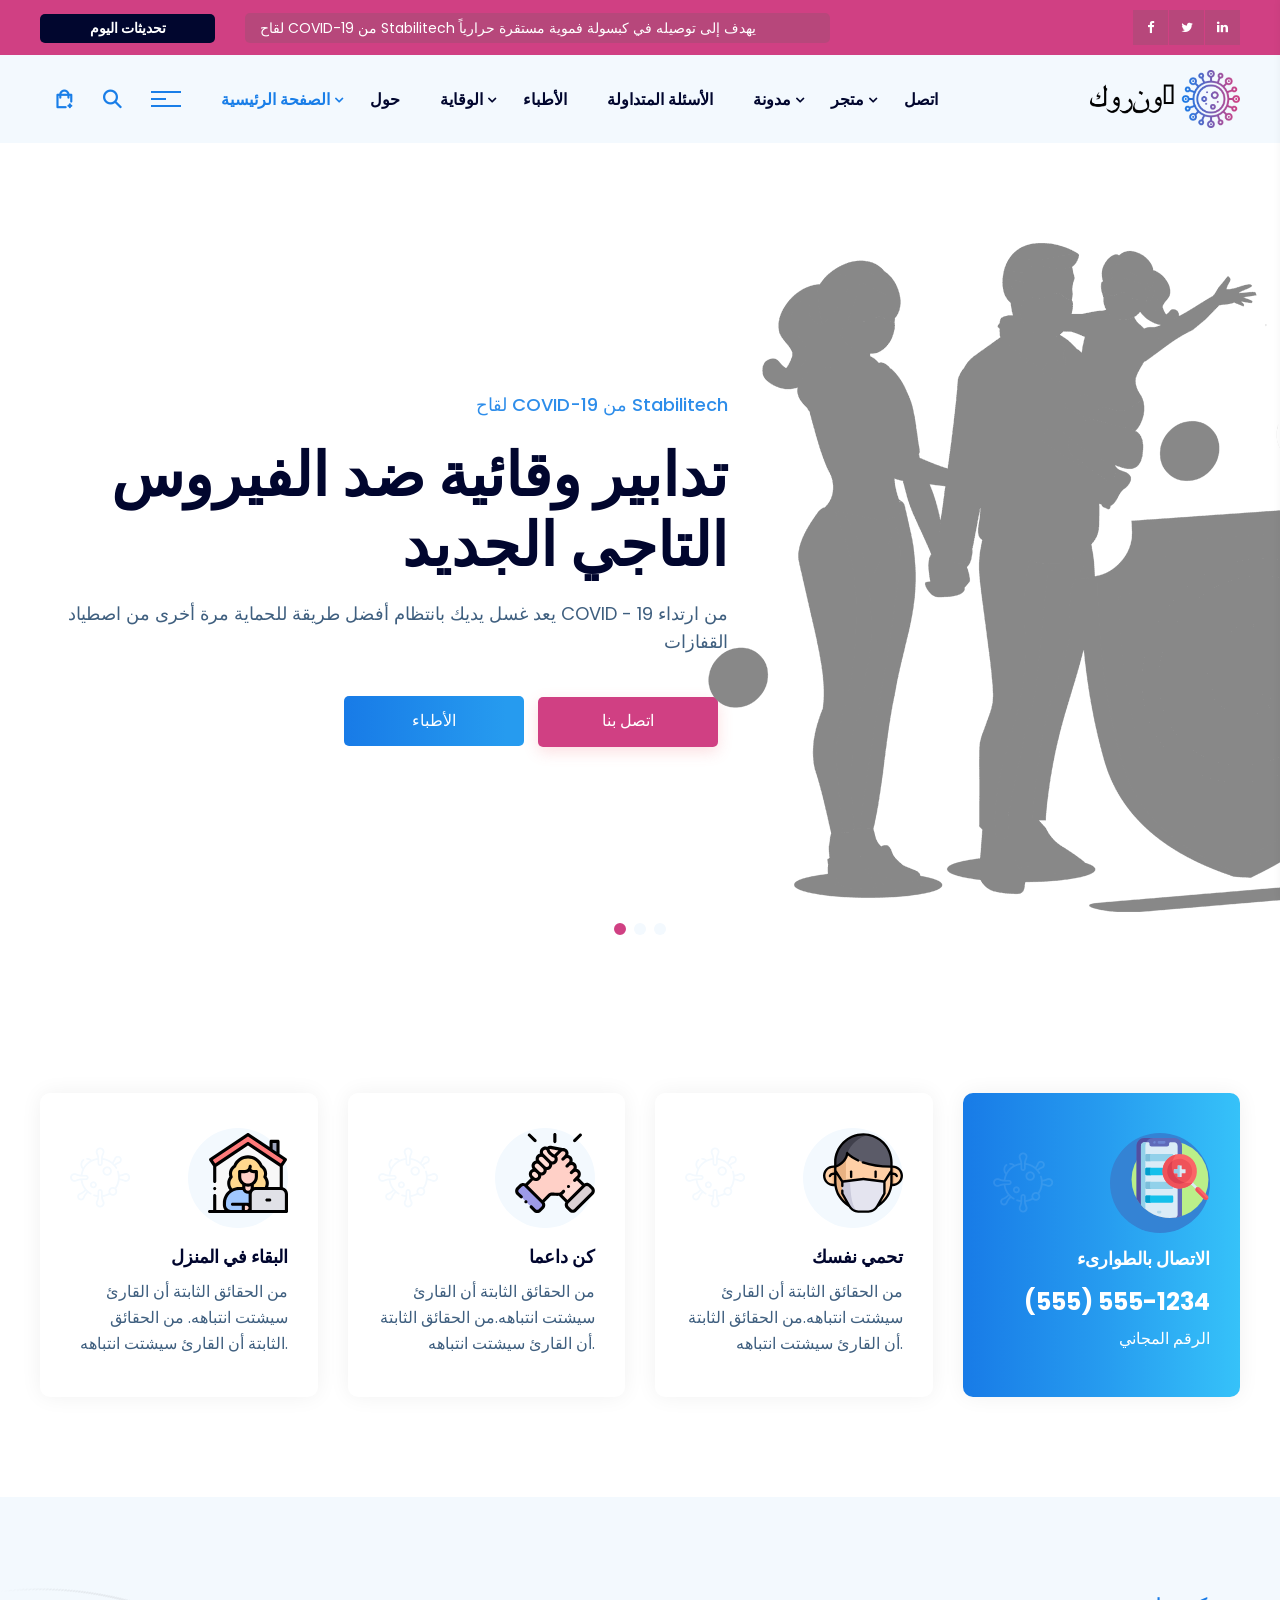
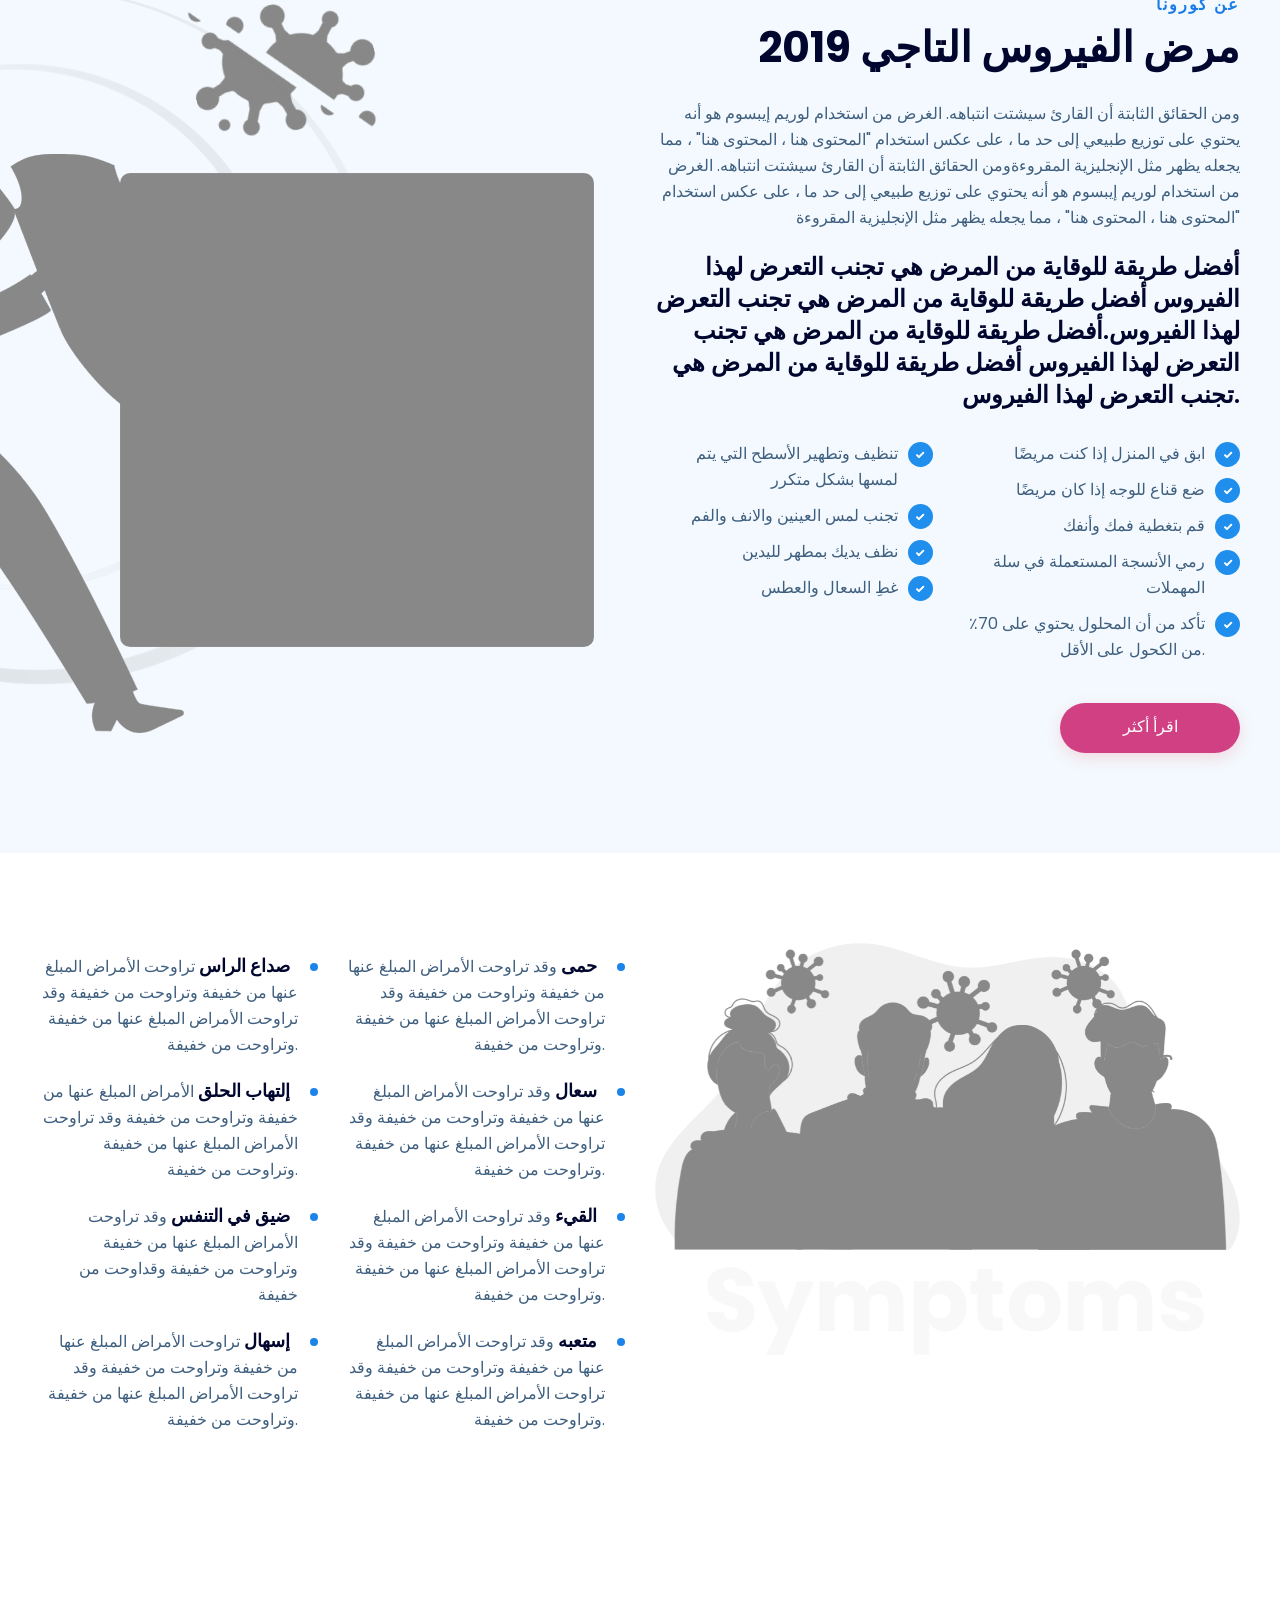
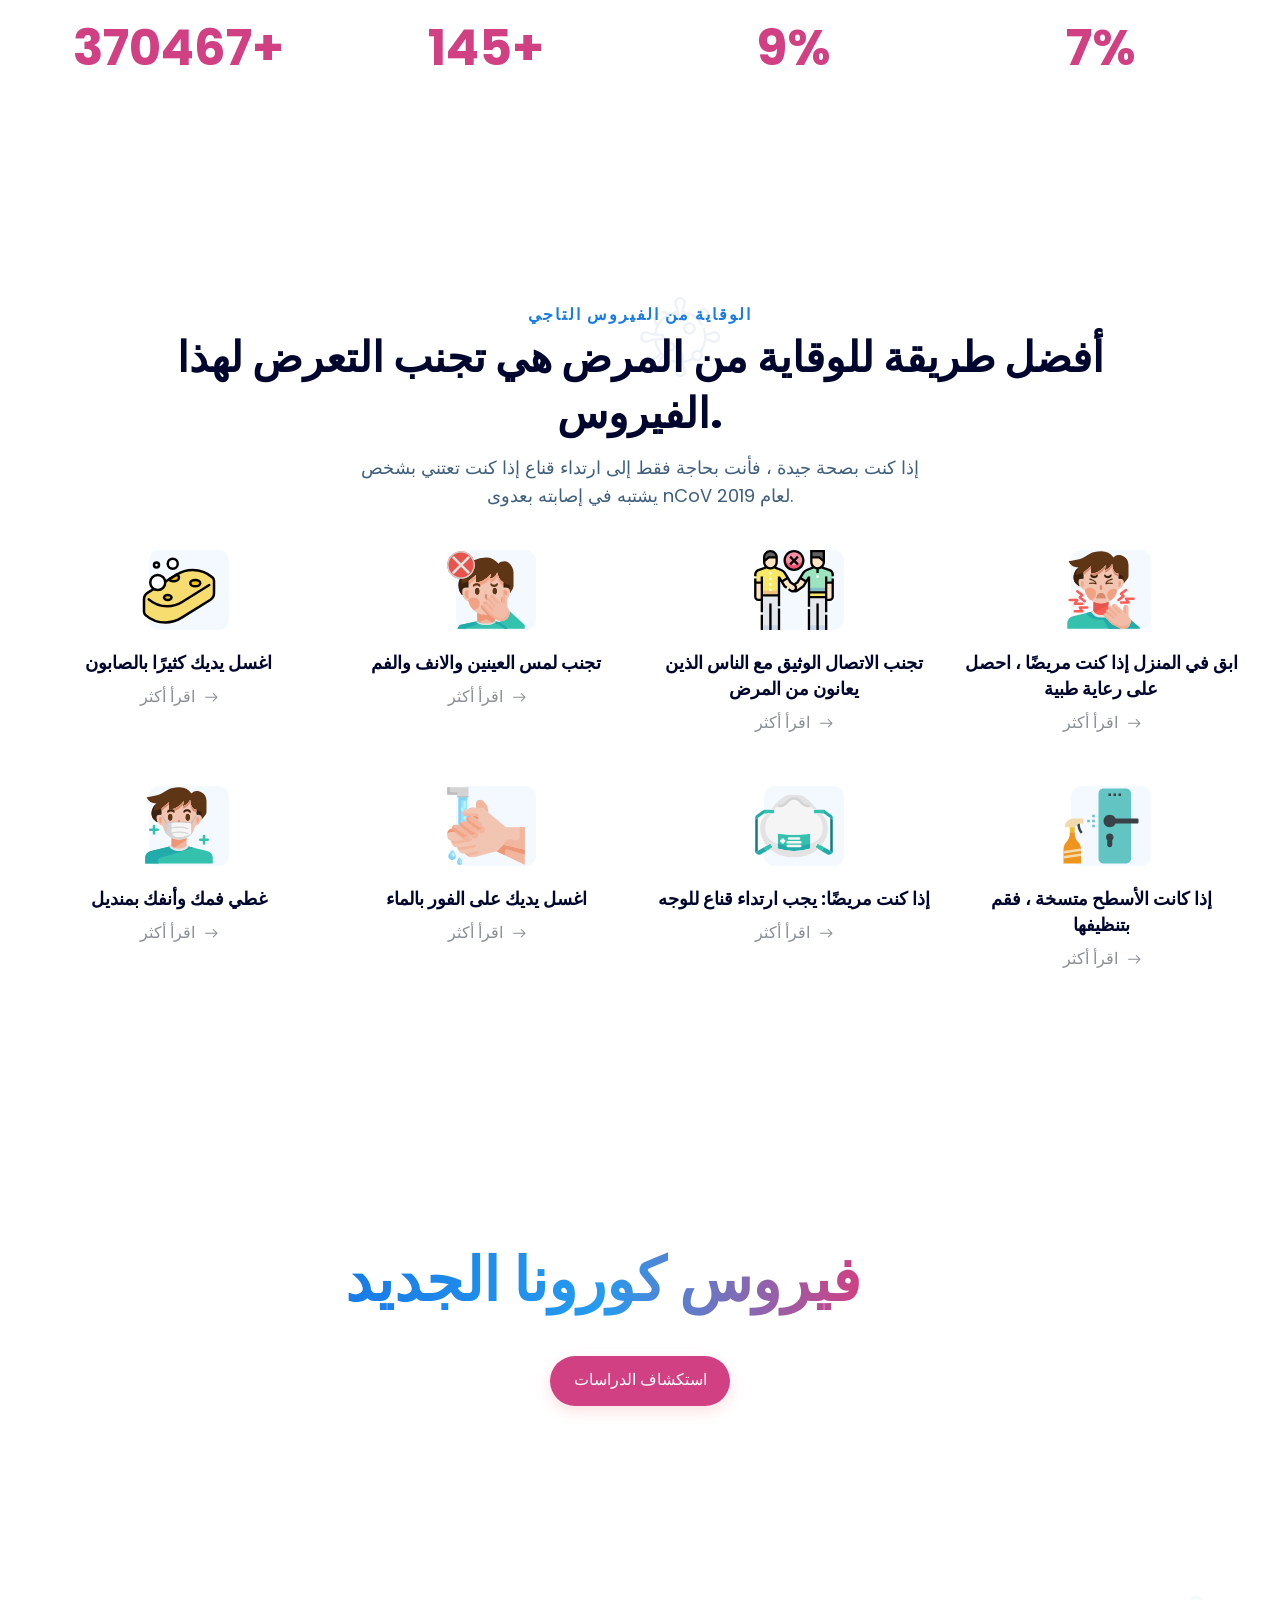
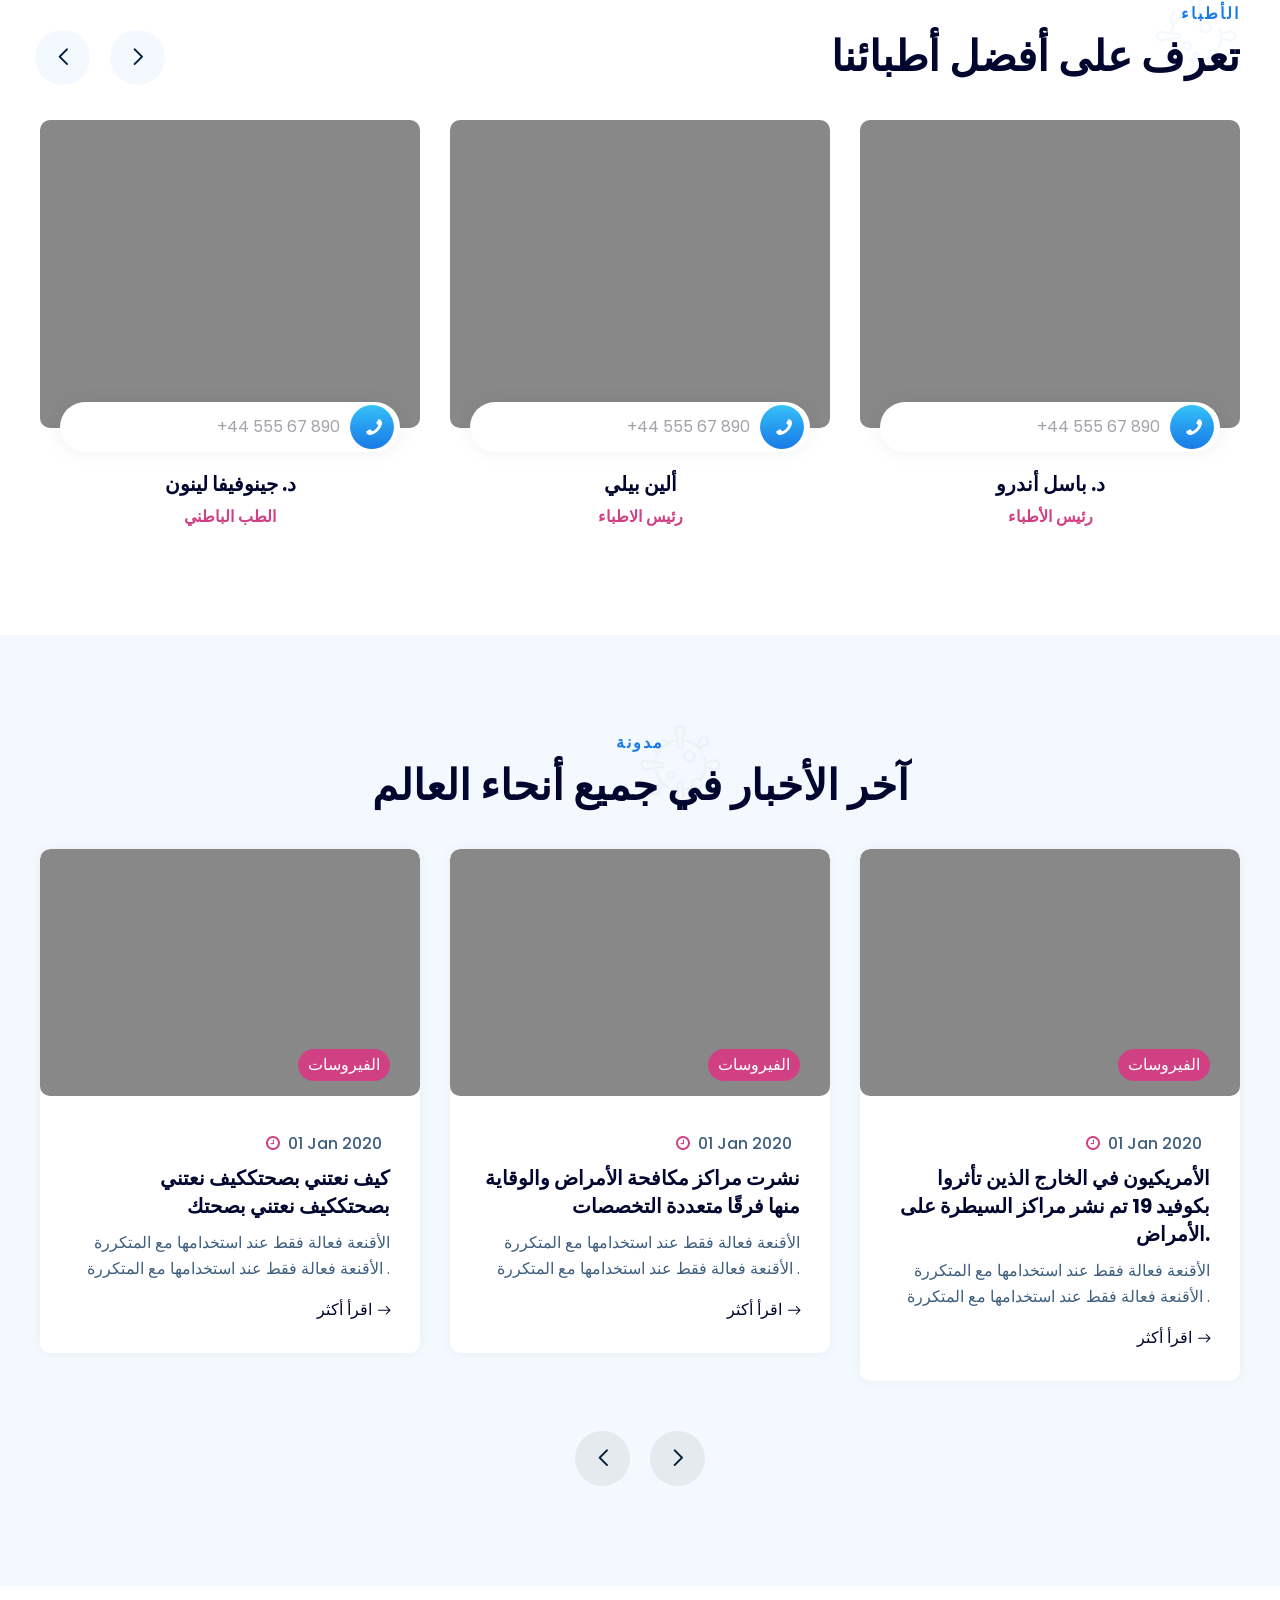
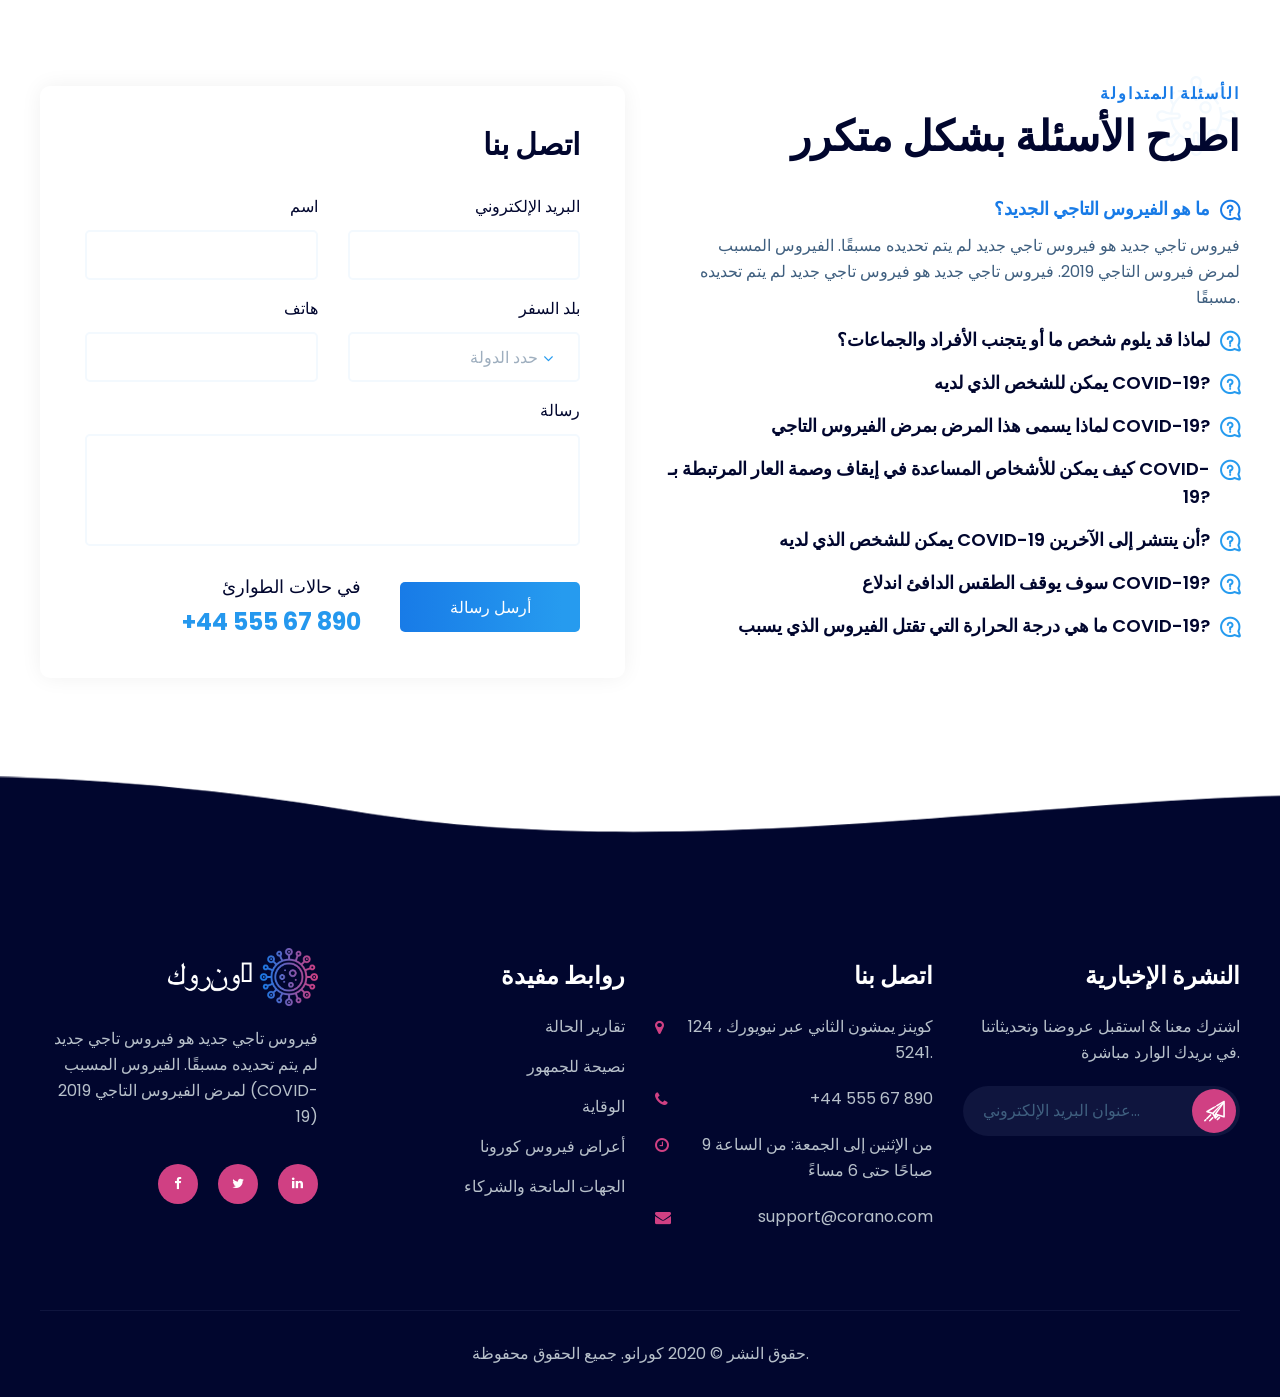
<file: html/rtl/index.html>
<!DOCTYPE html>
<html lang="en">
   <head>
      <meta charset="utf-8">
      <meta name="title" content="Corona">
      <meta property="fb:app_id" content="312" />
      <meta property="og:type" content="Corona" />
      <meta property="og:url" content="http://steelthemes.com/demo/Elango/Corona-final" />
      <meta property="og:title" content="Corona">
      <meta property="og:image" content="http://steelthemes.com/demo/Elango/Corona-final/../assets/image/fbimg-210x210.jpg">
      <meta property="og:description" content="Corona is html 5 Template">
      <meta name="full-screen" content="yes">
      <meta name="theme-color" content="#269bef ">
      <!-- Responsive -->
      <meta http-equiv="X-UA-Compatible" content="IE=edge">
      <meta name="viewport" content="width=device-width, initial-scale=1.0, maximum-scale=1.0, user-scalable=0">
      <title>Homepage-1 rtl | كوفينا | نموذج HTML 5 المستجيب</title>
      <link rel="stylesheet" type="text/css" href="../assets/css/bootstrap.min.css">
      <link rel="stylesheet" type="text/css" href="../assets/css/style.css">
      <link rel="stylesheet" type="text/css" href="../assets/fonts/font/flaticon.css">
      <!---------favicon--------------->
      <link rel="icon" type="image/png" href="../assets/image/favicon-32x32.png" sizes="32x32">
      <link rel="icon" type="image/png" href="../assets/image/favicon-16x16.png" sizes="16x16">
      <!---------favicon--------------->
   </head>
   <body class="home_page_one">
      <div class="page_wapper">
         <!--Start Preloader-->
         <div class="preloader">
            <div class="preloader_box">
               <div class="loader">
                  <div class="circle item0"></div>
                  <div class="circle item1"></div>
                  <div class="circle item2"></div>
               </div>
            </div>
         </div>
         <!--End Preloader-->
            <!--Header-->
            <header class="header_v2 rtl">
               <section class="header_top">
                  <div class="container">
                     <div class="row">
                        <div class="col-lg-8">
                           <div class="row">
                              <div class="col-lg-3 col-md-3">
                                 <div class="heading">
                                    <h2>تحديثات اليوم</h2>
                                 </div>
                              </div>
                              <div class="col-lg-9 col-md-9">
                                 <div class="news_inner">
                                    <div class="owl-carousel owl-theme single_items">
                                       <div class="mid-text">
                                          <p><a href="#">لقاح COVID-19 من Stabilitech يهدف إلى توصيله في كبسولة فموية مستقرة حرارياً</a></p>
                                       </div>
                                       <div class="mid-text">
                                          <p><a href="#"> حجم سوق تسليم الأدوية الخاضعة للرقابة 69.8 مليار دولار بحلول عام 2027: Grand View Research، Inc.</a></p>
                                       </div>
                                       <div class="mid-text">
                                          <p><a href="#"> حجم سوق توصيل الأدوية بقيمة 69.8 مليار دولار بحلول عام 2027: Grand View Research، Inc.
                                             </a>
                                          </p>
                                       </div>
                                    </div>
                                 </div>
                              </div>
                           </div>
                        </div>
                        <div class="col-lg-4">
                           <div class="text_right">
                              <div class="social_media_icon">
                                 <ul class="clearfix">
                                    <li>
                                       <a href="#" class="has-tooltip">
                                          <span class="fa fa-facebook"></span>
                                          <div class="c-tooltip">
                                             <div class="tooltip-inner">Facebook</div>
                                          </div>
                                       </a>
                                    </li>
                                    <li>
                                       <a href="#" class="has-tooltip">
                                          <span class="fa fa-twitter"></span>
                                          <div class="c-tooltip">
                                             <div class="tooltip-inner">Twitter</div>
                                          </div>
                                       </a>
                                    </li>
                                    <li>
                                       <a href="#" class="has-tooltip">
                                          <span class="fa fa-linkedin"></span>
                                          <div class="c-tooltip">
                                             <div class="tooltip-inner">Linkedin</div>
                                          </div>
                                       </a>
                                    </li>
                                 </ul>
                              </div>
                           </div>
                        </div>
                     </div>
                  </div>
               </section>
               <section class="navbar_outer">
                  <div class="navbar navbar-expand-lg  bsnav bsnav-sticky bsnav-sticky-slide">
                     <div class="container">
                      
                        <button class="navbar-toggler toggler-spring"><span class="navbar-toggler-icon"></span></button>
                        <div class="collapse navbar-collapse scroll-nav">
                           <ul class="navbar-nav navbar-mobile navbar_right">
                              <li class="nav-item  dropdown">
                                 <a href="#" class="cart_btn"><i class="flaticon-add-to-cart icon"></i></a>
                              </li>
                              <li class="nav-item  dropdown">
                                 <a href="#" class="topbar-one__search search-popup__toggler"><i class="flaticon-search icon"></i></a>
                              </li>
                              <li class="nav-item  dropdown">
                                 <!-- /.site-header__cart -->
                                 <a href="#" class="site-header__sidemenu-nav side-menu__toggler">
                                    <span class="site-header__sidemenu-nav-line"></span>
                                    <!-- /.site-header__sidemenu-nav-line -->
                                    <span class="site-header__sidemenu-nav-line"></span>
                                    <!-- /.site-header__sidemenu-nav-line -->
                                    <span class="site-header__sidemenu-nav-line"></span>
                                    <!-- /.site-header__sidemenu-nav-line -->
                                    <!-- /.site-header__sidemenu -->
                                 </a>
                              </li>
                           </ul>
                           <ul class="navbar-nav navbar-mobile navbar_left  mr-auto" id="nav">
                              <li class="nav-item nav_item   dropdown">
                                 <a class="nav-link link_hd " href="#">    الصفحة الرئيسية   </a>
                                 <ul class="navbar-nav submenu">
                                    <li class="nav-item"><a class="nav-link" href="../index.html">افتراضي الصفحة الرئيسية</a></li>
                                    <li class="nav-item"><a class="nav-link" href="../index-2.html">الصفحة الرئيسية الثانية<span class="new_page">new</span></a></li>
                                    <li class="nav-item"><a class="nav-link" href="../index-3.html">الصفحة الرئيسية الثالثة<span class="new_page">new</span></a></li>
                                    <li class="nav-item"><a class="nav-link" href="../one-page-index-1.html">الصفحة الرئيسية على الصفحة</a></li>
                                    <li class="nav-item"><a class="nav-link" href="one-page-index-1.html">المنزل rtl</a></li>
                                    <li class="nav-item"><a class="nav-link" href="index.html">الصفحة الرئيسية على الصفحة RTL</a></li>
                                 </ul>
                              </li>
                              <li class="nav-item nav_item"><a class="nav-link link_hd" href="about.html">حول </a></li>
                              <li class="nav-item nav_item dropdown">
                                 <a class="nav-link link_hd" href="#">  الوقاية  </a>
                                 <ul class="navbar-nav submenu">
                                    <li class="nav-item"><a class="nav-link" href="prevention.html">الوقاية</a></li>
                                    <li class="nav-item"><a class="nav-link" href="prevention-single.html">تفاصيل الوقاية</a></li>
                                 </ul>
                              </li>
                              <li class="nav-item nav_item"><a class="nav-link link_hd" href="team.html">الأطباء</a></li>
                              <li class="nav-item nav_item"><a class="nav-link link_hd" href="faq.html">الأسئلة المتداولة</a></li>
                              <li class="nav-item nav_item dropdown">
                                 <a class="nav-link link_hd" href="#">  مدونة  </a>
                                 <ul class="navbar-nav submenu">
                                    <li class="nav-item dropdown">
                                       <a class="nav-link arrow" href="#">مدونة جريد </a>
                                       <ul class="navbar-nav child_menu">
                                          <li class="nav-item"><a class="nav-link" href="blog-three-column.html">مدونة ثلاثة أعمدة</a></li>
                                          <li class="nav-item"><a class="nav-link" href="blog-four-column.html">المدونة أربعة أعمدة</a></li>
                                          <li class="nav-item"><a class="nav-link" href="blog-single.html">بلوق مع الشريط الجانبي</a></li>
                                       </ul>
                                    </li>
                                    <li class="nav-item dropdown">
                                       <a class="nav-link arrow" href="#">تفاصيل المدونة </a>
                                       <ul class="navbar-nav child_menu">
                                          <li class="nav-item"><a class="nav-link" href="blog-detail-sidebar.html">مع الشريط الجانبي</a></li>
                                          <li class="nav-item"><a class="nav-link" href="blog-detail.html">بدون الشريط الجانبي</a></li>
                                       </ul>
                                    </li>
                                 </ul>
                              </li>
                              <li class="nav-item nav_item dropdown">
                                 <a class="nav-link link_hd" href="#">  متجر  </a>
                                 <ul class="navbar-nav submenu">
                                    <li class="nav-item"><a class="nav-link" href="shop.html">متجر</a></li>
                                    <li class="nav-item"><a class="nav-link" href="product-details.html">تفاصيل المنتج</a></li>
                                    <li class="nav-item"><a class="nav-link" href="shop-cart.html">عربة التسوق</a></li>
                                    <li class="nav-item"><a class="nav-link" href="checkout.html">الدفع</a></li>
                                 </ul>
                              </li>
                              <li class="nav-item nav_item"><a class="nav-link link_hd" href="contact.html">اتصل</a></li>
                           </ul>
                          
                        </div>
                        <a class="navbar-brand" href="../index.html"><img src="../assets/image/home-logo-rtl-1.png" class="img-fluid" alt="img"></a>
                     </div>
                  </div>
               </section>
            </header>
            <!--Header-->
         <main class="main-content">
            <!------main-content------>
            <!------main-slider------>
            <section class="main-slider">
               <div class="main-slider-carousel main_slider owl-carousel owl-theme">
                  <div class="slide one">
                     <div class="container text-left">
                        <div class="row">
                           <div class="col-lg-7 d-flex">
                              <div class="content rtl">
                                 <h6>لقاح COVID-19 من Stabilitech</h6>
                                 <h1>تدابير وقائية ضد الفيروس التاجي الجديد</h1>
                                 <div class="text">يعد غسل يديك بانتظام أفضل طريقة للحماية مرة أخرى من اصطياد COVID - 19 من ارتداء القفازات</div>
                                 <div class="link-box">
                                    <a href="#" class="theme_btn tp_two ">الأطباء</a>
                                    <a href="#" class="theme_btn tp_one two">اتصل بنا</a>
                                 </div>
                              </div>
                           </div>
                           <div class="col-lg-5">
                              <div class="slider_image clearfix">
                                 <div class="image image_1 floating">
                                    <img src="../assets/image/main-slider/home-2-slider-1-1.png" class="img-fluid  " alt="img" />
                                 </div>
                                 <div class="image image_2 beat">
                                    <img src="../assets/image/main-slider/home-2-slider-1-2.png" class="img-fluid " alt="img" />
                                 </div>
                              </div>
                           </div>
                        </div>
                     </div>
                  </div>
                  <div class="slide two">
                     <div class="container text-left">
                        <div class="row">
                           <div class="col-lg-7 d-flex">
                              <div class="content rtl">
                                 <h6>لقاح COVID-19 من Stabilitech</h6>
                                 <h1> ابق على اطلاع واتبع النصائح المقدمة من الحكومة</h1>
                                 <div class="text">يعد غسل يديك بانتظام أفضل طريقة للحماية مرة أخرى من اصطياد COVID - 19 من ارتداء القفازات</div>
                                 <div class="link-box">
                                    <a href="#" class="theme_btn tp_two">Doctors</a>
                                    <a href="#" class="theme_btn tp_one two ">اتصل بنا</a>
                                 </div>
                              </div>
                           </div>
                           <div class="col-lg-5">
                              <div class="slider_image clearfix ">
                                 <div class="image image_1 floating">
                                    <img src="../assets/image/main-slider/home-2-slider-2-1.png" class="img-fluid " alt="img " />
                                 </div>
                                 <div class="image image_2 beat ">
                                    <img src="../assets/image/main-slider/home-2-slider-1-2.png" class="img-fluid " alt="img " />
                                 </div>
                              </div>
                           </div>
                        </div>
                     </div>
                  </div>
                  <div class="slide three">
                     <div class="container text-left">
                        <div class="row">
                           <div class="col-lg-7 d-flex">
                              <div class=" content rtl">
                                 <h6>لقاح COVID-19 من Stabilitech</h6>
                                 <h1>يساعد على منع الانتشار المحتمل لـ COVID-19</h1>
                                 <div class="text">يعد غسل يديك بانتظام أفضل طريقة للحماية مرة أخرى من اصطياد COVID - 19 من ارتداء القفازات</div>
                                 <div class="link-box">
                                    <a href="# " class="theme_btn tp_two">Doctors</a>
                                    <a href="# " class="theme_btn tp_one two ">اتصل بنا</a>
                                 </div>
                              </div>
                           </div>
                           <div class="col-lg-5">
                              <div class="slider_image clearfix">
                                 <div class="image image_1 floating">
                                    <img src="../assets/image/main-slider/home-2-slider-3-1.png" class="img-fluid " alt="img " />
                                 </div>
                                 <div class="image image_2 beat">
                                    <img src="../assets/image/main-slider/home-2-slider-1-2.png" class="img-fluid " alt="img " />
                                 </div>
                                 <div class="image image_3 rotate-me">
                                    <img src="../assets/image/main-slider/home-2-slider-3-2.png" class="img-fluid " alt="img " />
                                 </div>
                              </div>
                           </div>
                        </div>
                     </div>
                  </div>
               </div>
            </section>
            <!------main-slider------>
            <!-------------welome_box---------->
            <section class="welcome type_one">
               <div class="container ">
                  <div class="row ">
                     <div class="col-lg-3 col-md-6 col-sm-6 col-xs-12">
                        <div class="icon_box type_one rtl wow slideInUp" data-wow-delay="00ms" data-wow-duration="1500ms">
                           <div class="icon">
                              <img src="../assets/image/svg/working-at-home.svg" class="img-fluid svg_image" alt="home" /> <span class="flaticon-virus "></span>
                           </div>
                           <div class="content_box">
                              <h2><a href="#">البقاء في المنزل</a></h2>
                              <p>من الحقائق الثابتة أن القارئ سيشتت انتباهه.  من الحقائق الثابتة أن القارئ سيشتت انتباهه. </p>
                           </div>
                        </div>
                     </div>
                     <div class="col-lg-3 col-md-6 col-sm-6 col-xs-12 ">
                        <div class="icon_box type_one rtl wow slideInUp" data-wow-delay="200ms" data-wow-duration="1500ms">
                           <div class="icon">
                              <img src="../assets/image/svg/sport-team.svg" class="img-fluid svg_image" alt="home" /> <span class="flaticon-virus "></span>
                           </div>
                           <div class="content_box">
                              <h2><a href="#">كن داعما</a></h2>
                              <p>من الحقائق الثابتة أن القارئ سيشتت انتباهه.من الحقائق الثابتة أن القارئ سيشتت انتباهه.  </p>
                           </div>
                        </div>
                     </div>
                     <div class="col-lg-3 col-md-6 col-sm-6 col-xs-12 ">
                        <div class="icon_box type_one rtl wow slideInUp" data-wow-delay="100ms" data-wow-duration="1500ms">
                           <div class="icon">
                              <img src="../assets/image/svg/mask-2.svg" class="img-fluid svg_image" alt="home" /> <span class="flaticon-virus "></span>
                           </div>
                           <div class="content_box">
                              <h2><a href="#">تحمي نفسك</a></h2>
                              <p>من الحقائق الثابتة أن القارئ سيشتت انتباهه.من الحقائق الثابتة أن القارئ سيشتت انتباهه.  </p>
                           </div>
                        </div>
                     </div>
                     <div class="col-lg-3 col-md-6 col-sm-6 col-xs-12 ">
                        <div class="icon_box type_one rtl last wow slideInUp" data-wow-delay="300ms" data-wow-duration="1500ms">
                           <div class="icon">
                              <img src="../assets/image/svg/smartphone.svg" class="img-fluid svg_image" alt="svg" /> <span class="flaticon-virus "></span>
                           </div>
                           <div class="content_box">
                              <h6>الاتصال بالطوارىء</h6>
                              <h2><a href="#">(555) 555-1234</a></h2>
                              <p>الرقم المجاني</p>
                           </div>
                        </div>
                     </div>
                  </div>
               </div>
            </section>
            <!-------------welome_box---------->
            <!-------------abou us---------->
            <section class="about type_one rtl">
               <div class="container ">
                  <div class="row ">
                     <div class="col-lg-6 ">
                        <div class="image_box ">
                           <div class="image image_3 ">
                              <img src="../assets/image/resources/about-3.png " class="img-fluid " alt="img " />
                           </div>
                           <div class="image image_4 ">
                              <img src="../assets/image/resources/about-4.png " class="img-fluid " alt="img " />
                           </div>
                           <div class="image image_1 ">
                              <img src="../assets/image/resources/about-1.png " class="img-fluid " alt="img " />
                           </div>
                           <div class="image image_2 ">
                              <img src="../assets/image/resources/about-2.png " class="img-fluid " alt="img " />
                           </div>
                        </div>
                     </div>
                     <div class="col-lg-6">
                        <div class="heading  tp_one">
                           <h6>عن كورونا</h6>
                           <h1>مرض الفيروس التاجي 2019 </h1>
                           <span class="flaticon-virus icon"></span>
                        </div>
                        <div class="about_content">
                           <p class="description">ومن الحقائق الثابتة أن القارئ سيشتت انتباهه. الغرض من استخدام لوريم إيبسوم هو أنه يحتوي على توزيع طبيعي إلى حد ما ، على عكس استخدام "المحتوى هنا ، المحتوى هنا" ، مما يجعله يظهر
                              مثل الإنجليزية المقروءةومن الحقائق الثابتة أن القارئ سيشتت انتباهه. الغرض من استخدام لوريم إيبسوم هو أنه يحتوي على توزيع طبيعي إلى حد ما ، على عكس استخدام "المحتوى هنا ، المحتوى هنا" ، مما يجعله يظهر مثل الإنجليزية المقروءة
                           </p>
                           <div class="symptoms">
                              <h2>أفضل طريقة للوقاية من المرض هي تجنب التعرض لهذا الفيروس أفضل طريقة للوقاية من المرض هي تجنب التعرض لهذا الفيروس.أفضل طريقة للوقاية من المرض هي تجنب التعرض لهذا الفيروس أفضل طريقة للوقاية من المرض هي تجنب التعرض لهذا الفيروس.</h2>
                              <div class="row">
                                 <div class="col-lg-6">
                                    <ul>
                                       <li>
                                          <span class="flaticon-check"></span>
                                          <p>تنظيف وتطهير الأسطح التي يتم لمسها بشكل متكرر</p>
                                       </li>
                                       <li>
                                          <span class="flaticon-check"></span>
                                          <p>تجنب لمس العينين والانف والفم</p>
                                       </li>
                                       <li>
                                          <span class="flaticon-check"></span>
                                          <p>نظف يديك بمطهر لليدين </p>
                                       </li>
                                       <li>
                                          <span class="flaticon-check"></span>
                                          <p>غطِ السعال والعطس</p>
                                       </li>
                                    </ul>
                                 </div>
                                 <div class="col-lg-6">
                                    <ul>
                                       <li>
                                          <span class="flaticon-check"></span>
                                          <p>ابق في المنزل إذا كنت مريضًا</p>
                                       </li>
                                       <li>
                                          <span class="flaticon-check"></span>
                                          <p>ضع قناع للوجه إذا كان مريضًا</p>
                                       </li>
                                       <li>
                                          <span class="flaticon-check"></span>
                                          <p>قم بتغطية فمك وأنفك </p>
                                       </li>
                                       <li>
                                          <span class="flaticon-check"></span>
                                          <p>رمي الأنسجة المستعملة في سلة المهملات</p>
                                       </li>
                                       <li>
                                          <span class="flaticon-check"></span>
                                          <p>تأكد من أن المحلول يحتوي على 70٪ من الكحول على الأقل.</p>
                                       </li>
                                    </ul>
                                 </div>
                              </div>
                           </div>
                           <a href="#" class="theme_btn tp_one">اقرأ أكثر</a>
                        </div>
                     </div>
                  </div>
               </div>
            </section>
            <section class="symptoms type_two">
               <div class="container">
                  <div class="row">
                     <div class="col-lg-6">
                        <div class="row">
                           <div class="col-lg-6">
                              <div class="symptoms_box_two wow slideInUp rtl" data-wow-delay="00ms " data-wow-duration="1500ms ">
                                 <p><span>صداع الراس </span> تراوحت الأمراض المبلغ عنها من خفيفة وتراوحت من خفيفة وقد تراوحت الأمراض المبلغ عنها من خفيفة وتراوحت من خفيفة.</p>
                              </div>
                              <div class="symptoms_box_two wow slideInUp rtl" data-wow-delay="100ms " data-wow-duration="1500ms ">
                                 <p> <span>إلتهاب الحلق </span>  الأمراض المبلغ عنها من خفيفة وتراوحت من خفيفة وقد تراوحت الأمراض المبلغ عنها من خفيفة وتراوحت من خفيفة.</p>
                              </div>
                              <div class="symptoms_box_two wow slideInUp rtl" data-wow-delay="200ms " data-wow-duration="1500ms ">
                                 <p><span>ضيق في التنفس </span>وقد تراوحت الأمراض المبلغ عنها من خفيفة وتراوحت من خفيفة وقداوحت من خفيفة</p>
                              </div>
                              <div class="symptoms_box_two wow slideInUp rtl" data-wow-delay="400ms " data-wow-duration="1500ms ">
                                 <p><span>إسهال</span> تراوحت الأمراض المبلغ عنها من خفيفة وتراوحت من خفيفة وقد تراوحت الأمراض المبلغ عنها من خفيفة وتراوحت من خفيفة.</p>
                              </div>
                           </div>
                           <div class="col-lg-6 ">
                              <div class="symptoms_box_two wow slideInUp rtl" data-wow-delay="100ms " data-wow-duration="1500ms ">
                                 <p><span>حمى </span>وقد تراوحت الأمراض المبلغ عنها من خفيفة وتراوحت من خفيفة وقد تراوحت الأمراض المبلغ عنها من خفيفة وتراوحت من خفيفة.</p>
                              </div>
                              <div class="symptoms_box_two wow slideInUp rtl" data-wow-delay="200ms " data-wow-duration="1500ms ">
                                 <p><span>سعال </span>وقد تراوحت الأمراض المبلغ عنها من خفيفة وتراوحت من خفيفة وقد تراوحت الأمراض المبلغ عنها من خفيفة وتراوحت من خفيفة.</p>
                              </div>
                              <div class="symptoms_box_two wow slideInUp rtl" data-wow-delay="300ms " data-wow-duration="1500ms ">
                                 <p><span>القيء </span>وقد تراوحت الأمراض المبلغ عنها من خفيفة وتراوحت من خفيفة وقد تراوحت الأمراض المبلغ عنها من خفيفة وتراوحت من خفيفة.</p>
                              </div>
                              <div class="symptoms_box_two wow slideInUp rtl" data-wow-delay="400ms " data-wow-duration="1500ms ">
                                 <p> <span>متعبه </span>وقد تراوحت الأمراض المبلغ عنها من خفيفة وتراوحت من خفيفة وقد تراوحت الأمراض المبلغ عنها من خفيفة وتراوحت من خفيفة.</p>
                              </div>
                           </div>
                        </div>
                     </div>
                     <div class="col-lg-6 ">
                        <div class="image_box ">
                           <img src="../assets/image/resources/Sym-2.png " class="img-fluid " alt="img " />
                        </div>
                     </div>
                  </div>
               </div>
            </section>
            <section class="funfacts type_two ">
               <div class="container ">
                  <div class="about_fun_facts ">
                     <div class="row ">
                        <div class="col-lg-3 col-md-6 col-sm-6 col-xs-12 ">
                           <div class="fun_facts_box type_two ">
                              <h2><span class="counter-value ">434595</span>+</h2>
                              <h6>تم تأكيد المجموع</h6>
                           </div>
                        </div>
                        <div class="col-lg-3 col-md-6 col-sm-6 col-xs-12 ">
                           <div class="fun_facts_box type_two ">
                              <h2><span class="counter-value ">170</span>+</h2>
                              <h6>البلدان / المناطق</h6>
                           </div>
                        </div>
                        <div class="col-lg-3 col-md-6 col-sm-6 col-xs-12  ">
                           <div class="fun_facts_box type_two ">
                              <h2><span class="counter-value ">10</span>%</h2>
                              <h6>إجمالي المستردة</h6>
                           </div>
                        </div>
                        <div class="col-lg-3 col-md-6 col-sm-6 col-xs-12  ">
                           <div class="fun_facts_box type_two last ">
                              <h2><span class="counter-value ">8</span>%</h2>
                              <h6>الوفيات المؤكدة</h6>
                           </div>
                        </div>
                     </div>
                  </div>
               </div>
            </section>
            <section class="preventions bg_white type_two">
               <div class="container ">
                  <div class="row ">
                     <div class="col-lg-12 ">
                        <div class="heading text-center icon_dark tp_one ">
                           <h6>الوقاية من الفيروس التاجي</h6>
                           <h1>أفضل طريقة للوقاية من المرض هي تجنب التعرض لهذا الفيروس.</h1>
                           <span class="flaticon-virus icon"></span>
                           <p>إذا كنت بصحة جيدة ، فأنت بحاجة فقط إلى ارتداء قناع إذا كنت تعتني بشخص يشتبه في إصابته بعدوى nCoV لعام 2019.</p>
                        </div>
                     </div>
                  </div>
                  <div class="row ">
                     <div class="col-lg-3 col-md-6 col-sm-6 col-xs-12 ">
                        <div class="icon_box type_three wow fadeIn " data-wow-delay="00ms " data-wow-duration="1500ms ">
                           <div class="icon_box ">
                              <img src="../assets/image/svg/spongewash.svg " class="img-fluid svg_icon " alt="img " />
                           </div>
                           <h2><a href="prevention-single.html">اغسل يديك كثيرًا بالصابون</a></h2>
                           <a href="prevention-single.html" class="read_more tp_two ">اقرأ أكثر <span class="flaticon-arrow "></span></a>
                        </div>
                     </div>
                     <div class="col-lg-3 col-md-6 col-sm-6 col-xs-12  ">
                        <div class="icon_box type_three wow fadeIn " data-wow-delay="100ms " data-wow-duration="1500ms ">
                           <div class="icon_box ">
                              <img src="../assets/image/svg/man-touch.svg " class="img-fluid svg_icon " alt="img " />
                           </div>
                           <h2><a href="prevention-single.html">تجنب لمس العينين والانف والفم</a></h2>
                           <a href="prevention-single.html" class="read_more tp_two ">اقرأ أكثر <span class="flaticon-arrow "></span></a>
                        </div>
                     </div>
                     <div class="col-lg-3 col-md-6 col-sm-6 col-xs-12  ">
                        <div class="icon_box type_three wow fadeIn " data-wow-delay="200ms " data-wow-duration="1500ms ">
                           <div class="icon_box ">
                              <img src="../assets/image/svg/no.svg " class="img-fluid svg_icon " alt="img " />
                           </div>
                           <h2><a href="prevention-single.html">تجنب الاتصال الوثيق مع الناس الذين يعانون من المرض</a></h2>
                           <a href="prevention-single.html" class="read_more tp_two ">اقرأ أكثر <span class="flaticon-arrow "></span></a>
                        </div>
                     </div>
                     <div class="col-lg-3 col-md-6 col-sm-6 col-xs-12 ">
                        <div class="icon_box type_three wow fadeIn " data-wow-delay="300ms " data-wow-duration="1500ms ">
                           <div class="icon_box ">
                              <img src="../assets/image/svg/sorethroat.svg " class="img-fluid svg_icon " alt="img " />
                           </div>
                           <h2><a href="prevention-single.html">ابق في المنزل إذا كنت مريضًا ، احصل على رعاية طبية</a></h2>
                           <a href="prevention-single.html" class="read_more tp_two ">اقرأ أكثر <span class="flaticon-arrow "></span></a>
                        </div>
                     </div>
                     <div class="col-lg-3 col-md-6 col-sm-6 col-xs-12 ">
                        <div class="icon_box type_three wow fadeIn " data-wow-delay="400ms " data-wow-duration="1500ms ">
                           <div class="icon_box ">
                              <img src="../assets/image/svg/masksick.svg " class="img-fluid svg_icon " alt="img " />
                           </div>
                           <h2><a href="prevention-single.html">غطي فمك وأنفك بمنديل</a></h2>
                           <a href="prevention-single.html" class="read_more tp_two ">اقرأ أكثر <span class="flaticon-arrow "></span></a>
                        </div>
                     </div>
                     <div class="col-lg-3 col-md-6 col-sm-6 col-xs-12 ">
                        <div class="icon_box type_three wow fadeIn " data-wow-delay="500ms " data-wow-duration="1500ms ">
                           <div class="icon_box ">
                              <img src="../assets/image/svg/handwashwashing.svg " class="img-fluid svg_icon " alt="img " />
                           </div>
                           <h2><a href="prevention-single.html">اغسل يديك على الفور بالماء</a></h2>
                           <a href="prevention-single.html" class="read_more tp_two ">اقرأ أكثر <span class="flaticon-arrow "></span></a>
                        </div>
                     </div>
                     <div class="col-lg-3 col-md-6 col-sm-6 col-xs-12 ">
                        <div class="icon_box type_three wow fadeIn " data-wow-delay="600ms " data-wow-duration="1500ms ">
                           <div class="icon_box ">
                              <img src="../assets/image/svg/maskmedical.svg " class="img-fluid svg_icon " alt="img " />
                           </div>
                           <h2><a href="prevention-single.html">إذا كنت مريضًا: يجب ارتداء قناع للوجه</a></h2>
                           <a href="prevention-single.html" class="read_more tp_two ">اقرأ أكثر <span class="flaticon-arrow "></span></a>
                        </div>
                     </div>
                     <div class="col-lg-3 col-md-6 col-sm-6 col-xs-12 ">
                        <div class="icon_box type_three wow fadeIn " data-wow-delay="700ms " data-wow-duration="1500ms ">
                           <div class="icon_box ">
                              <img src="../assets/image/svg/object-hygiene.svg " class="img-fluid svg_icon " alt="img " />
                           </div>
                           <h2><a href="prevention-single.html">إذا كانت الأسطح متسخة ، فقم بتنظيفها</a></h2>
                           <a href="prevention-single.html" class="read_more tp_two ">اقرأ أكثر <span class="flaticon-arrow "></span></a>
                        </div>
                     </div>
                  </div>
               </div>
            </section>
            <section class="explore_more two">
               <div class="container">
                  <div class="row">
                     <div class="col-lg-12">
                        <div class="content_box text-center">
                           <h1>تدابير الحماية الأساسية ضد<br class="disp_none_md" />ال <span>فيروس كورونا الجديد</span> </h1>
                           <a href="#" class="theme_btn tp_one">استكشاف الدراسات</a>
                        </div>
                     </div>
                  </div>
               </div>
            </section>
            <section class="doctor type_two rtl">
               <div class="container ">
                  <div class="row ">
                     <div class="col-lg-12 ">
                        <div class="heading rtl  tp_one">
                           <h6>الأطباء</h6>
                           <h1>تعرف على أفضل أطبائنا</h1>
                           <span class="flaticon-virus icon"></span>
                        </div>
                     </div>
                  </div>
                  <div class="row ">
                     <div class="col-lg-12 padding_zero ">
                        <div class="owl-carousel four_items ">
                           <div class="doctor_box type_two rtl">
                              <div class="image_box ">
                                 <img src="../assets/image/resources/best-doctors1.jpg " class="img-fluid " alt="best-doctors " />
                                 <div class="overlay ">
                                    <ul>
                                       <li><a href="# "><i class="fa fa-facebook "></i></a></li>
                                       <li><a href="# "><i class="fa fa-twitter "></i></a></li>
                                       <li><a href="# "><i class="fa fa-skype "></i></a></li>
                                       <li><a href="# "><i class="fa fa fa-vimeo "></i></a></li>
                                       <li><a href="# "><i class="fa fa-share-alt "></i></a></li>
                                    </ul>
                                 </div>
                              </div>
                              <div class="content_box ">
                                 <a href="# " class="contact_doctor "><span class="fa fa-phone "></span>+44 555 67 890</a>
                                 <div class="text_box ">
                                    <h2> <a href="#">د. جينوفيفا لينون </a> </h2>
                                    <small>الطب الباطني</small>
                                 </div>
                              </div>
                           </div>
                           <div class="doctor_box type_two rtl">
                              <div class="image_box ">
                                 <img src="../assets/image/resources/best-doctors2.jpg " class="img-fluid " alt="best-doctors " />
                                 <div class="overlay ">
                                    <ul>
                                       <li><a href="# "><i class="fa fa-facebook "></i></a></li>
                                       <li><a href="# "><i class="fa fa-twitter "></i></a></li>
                                       <li><a href="# "><i class="fa fa-skype "></i></a></li>
                                       <li><a href="# "><i class="fa fa fa-vimeo "></i></a></li>
                                       <li><a href="# "><i class="fa fa-share-alt "></i></a></li>
                                    </ul>
                                 </div>
                              </div>
                              <div class="content_box ">
                                 <a href="# " class="contact_doctor "><span class="fa fa-phone "></span>+44 555 67 890</a>
                                 <div class="text_box ">
                                    <h2> <a href="#">ألين بيلي</a> </h2>
                                    <small>رئيس الاطباء</small>
                                 </div>
                              </div>
                           </div>
                           <div class="doctor_box type_two rtl">
                              <div class="image_box ">
                                 <img src="../assets/image/resources/best-doctors3.jpg " class="img-fluid " alt="best-doctors " />
                                 <div class="overlay ">
                                    <ul>
                                       <li><a href="# "><i class="fa fa-facebook "></i></a></li>
                                       <li><a href="# "><i class="fa fa-twitter "></i></a></li>
                                       <li><a href="# "><i class="fa fa-skype "></i></a></li>
                                       <li><a href="# "><i class="fa fa fa-vimeo "></i></a></li>
                                       <li><a href="# "><i class="fa fa-share-alt "></i></a></li>
                                    </ul>
                                 </div>
                              </div>
                              <div class="content_box ">
                                 <a href="# " class="contact_doctor "><span class="fa fa-phone "></span>+44 555 67 890</a>
                                 <div class="text_box ">
                                    <h2> <a href="#">د. باسل أندرو </a> </h2>
                                    <small>رئيس الأطباء </small>
                                 </div>
                              </div>
                           </div>
                        </div>
                     </div>
                  </div>
               </div>
            </section>
            <section class="blog type_two ">
               <div class="container ">
                  <div class="row ">
                     <div class="col-lg-12 ">
                        <div class="heading text-center icon_dark tp_one ">
                           <h6>مدونة</h6>
                           <h1>آخر الأخبار في جميع أنحاء العالم </h1>
                           <span class="flaticon-virus icon "></span>
                        </div>
                     </div>
                  </div>
                  <div class="row ">
                     <div class="col-lg-12 padding_zero ">
                        <div class=" owl-carousel three_items ">
                           <div class="blog_box type_two rtl">
                              <div class=" image_box ">
                                 <img src="../assets/image/resources/blog-1.jpg " class="img-fluid " alt="img " />
                                 <div class="overlay ">
                                    <a href="https://www.youtube.com/watch?v=nfP5N9Yc72A&amp;t=28s " data-fancybox="gallery " data-caption=" ">
                                    <span class="flaticon-video-camera "></span>
                                    </a>
                                 </div>
                              </div>
                              <div class="content_box ">
                                 <a href="# " class="category ">الفيروسات</a>
                                 <div class="title_box ">
                                    <div class="post-date ">
                                       <p><span class="fa fa-clock-o "></span>01 Jan 2020</p>
                                    </div>
                                    <h2><a href="blog-single.html ">كيف نعتني بصحتككيف نعتني بصحتككيف نعتني بصحتك  </a></h2>
                                 </div>
                                 <p>الأقنعة فعالة فقط عند استخدامها مع المتكررة الأقنعة فعالة فقط عند استخدامها مع المتكررة .</p>
                                 <a href="blog-single.html " class="read_more tp_two ">اقرأ أكثر<span class="flaticon-arrow "></span></a>
                              </div>
                           </div>
                           <div class="blog_box type_two rtl">
                              <div class="image_box ">
                                 <img src="../assets/image/resources/blog-2.jpg " class="img-fluid " alt="img " />
                                 <div class="overlay ">
                                    <a href="../assets/image/resources/blog-3.jpg " data-fancybox="gallery " data-caption=" ">
                                    <span class="flaticon-image zoom_icon "></span>
                                    </a>
                                 </div>
                              </div>
                              <div class="content_box ">
                                 <a href="# " class="category ">الفيروسات</a>
                                 <div class="title_box ">
                                    <div class="post-date ">
                                       <p><span class="fa fa-clock-o "></span>01 Jan 2020</p>
                                    </div>
                                    <h2><a href="blog-single.html ">نشرت مراكز مكافحة الأمراض والوقاية منها فرقًا متعددة التخصصات </a></h2>
                                 </div>
                                 <p>الأقنعة فعالة فقط عند استخدامها مع المتكررة الأقنعة فعالة فقط عند استخدامها مع المتكررة .</p>
                                 <a href="blog-single.html " class="read_more tp_two ">اقرأ أكثر<span class="flaticon-arrow "></span></a>
                              </div>
                           </div>
                           <div class="blog_box type_two rtl">
                              <div class="image_box ">
                                 <img src="../assets/image/resources/blog-4.jpg " class="img-fluid " alt="img " />
                                 <div class="overlay ">
                                    <a href="https://www.youtube.com/watch?v=nfP5N9Yc72A&amp;t=28s " data-fancybox="gallery " data-caption=" ">
                                    <span class="flaticon-video-camera "></span>
                                    </a>
                                 </div>
                              </div>
                              <div class="content_box ">
                                 <a href="# " class="category ">الفيروسات</a>
                                 <div class="title_box ">
                                    <div class="post-date ">
                                       <p><span class="fa fa-clock-o "></span>01 Jan 2020</p>
                                    </div>
                                    <h2><a href="blog-single.html ">الأمريكيون في الخارج الذين تأثروا بكوفيد 19 تم نشر مراكز السيطرة على الأمراض. </a></h2>
                                 </div>
                                 <p>الأقنعة فعالة فقط عند استخدامها مع المتكررة الأقنعة فعالة فقط عند استخدامها مع المتكررة .</p>
                                 <a href="blog-single.html " class="read_more tp_two ">اقرأ أكثر<span class="flaticon-arrow "></span></a>
                              </div>
                           </div>
                           <div class="blog_box type_two rtl">
                              <div class="image_box ">
                                 <img src="../assets/image/resources/blog-3.jpg " class="img-fluid " alt="img " />
                                 <div class="overlay ">
                                    <a href="../assets/image/resources/blog-3.jpg " data-fancybox="gallery " data-caption=" ">
                                    <span class="flaticon-image zoom_icon "></span>
                                    </a>
                                 </div>
                              </div>
                              <div class="content_box ">
                                 <a href="# " class="category ">الفيروسات</a>
                                 <div class="title_box ">
                                    <div class="post-date ">
                                       <p><span class="fa fa-clock-o "></span>01 Jan 2020</p>
                                    </div>
                                    <h2><a href="blog-single.html ">كيف نعتني بصحتككيف نعتني بصحتككيف نعتني بصحتك  </a></h2>
                                 </div>
                                 <p>الأقنعة فعالة فقط عند استخدامها مع المتكررة الأقنعة فعالة فقط عند استخدامها مع المتكررة .</p>
                                 <a href="blog-single.html " class="read_more tp_two ">اقرأ أكثر<span class="flaticon-arrow "></span></a>
                              </div>
                           </div>
                        </div>
                     </div>
                  </div>
               </div>
            </section>
            <section class="contact_form  faq type_two ">
               <div class="container ">
                  <div class="row ">
                     <div class="col-lg-6 col-md-12 ">
                        <div class="contact_form_box rtl type_two ">
                           <h2>اتصل بنا</h2>
                           <form>
                              <div class="row ">
                                 <div class="col-lg-6 col-md-6 ">
                                    <div class="form-group ">
                                       <label> اسم</label>
                                       <input type="text" name="form_name " placeholder="" class="form-control ">
                                    </div>
                                 </div>
                                 <div class="col-lg-6 col-md-6 ">
                                    <div class="form-group"> <label> البريد الإلكتروني</label>
                                       <input type="email" name="form_email " placeholder=" " class="form-control ">
                                    </div>
                                 </div>
                                 <div class="col-lg-6 col-md-6 ">
                                    <div class="form-group"> <label> هاتف</label>
                                       <input type="text" name="form_phone " placeholder=" " class="form-control ">
                                    </div>
                                 </div>
                                 <div class="col-lg-6 col-md-6 ">
                                    <div class="form-group ">
                                       <label>بلد السفر</label>
                                       <select name="country" id="country">
                                          <option selected="selected">حدد الدولة</option>
                                          <option>أستراليا</option>
                                          <option>أمريكا</option>
                                          <option>كوريا الجنوبية</option>
                                          <option>كوريا الشمالية</option>
                                          <option>اليابان</option>
                                          <option>الصين</option>
                                          <option>إنكلترا</option>
                                          <option>هولندا</option>
                                       </select>
                                    </div>
                                 </div>
                                 <div class="col-lg-12 col-md-12 ">
                                    <div class="form-group "> <label> رسالة</label>
                                       <textarea name="form_message " placeholder=" " class="form-control textarea required " rows="3"></textarea>
                                    </div>
                                 </div>
                                 <div class="col-lg-12 col-md-12 ">
                                    <div class="lower_button_box">
                                       <div class="row">
                                          <div class="col-lg-7">
                                             <div class="emergrncy_contact">
                                                <h6><span>في حالات الطوارئ</span> +44 555 67 890</h6>
                                             </div>
                                          </div>
                                          <div class="col-lg-5">
                                             <div class="form-group text-right">
                                                <button class="theme_btn tp_two " type="submit">أرسل رسالة</button>
                                             </div>
                                          </div>
                                       </div>
                                    </div>
                                 </div>
                              </div>
                           </form>
                        </div>
                     </div>
                     <div class="col-lg-6 ">
                        <div class="faq_box_outer ">
                           <div class="heading rtl tp_one ">
                              <h6>الأسئلة المتداولة</h6>
                              <h1>اطرح الأسئلة بشكل متكرر</h1>
                              <span class="flaticon-virus icon "></span>
                           </div>
                           <h2></h2>
                           <div id="accordion">
                              <div class="card faq_box type_two rtl">
                                 <div class="card-header" id="headingOne">
                                    <h5 class="mb-0">
                                       <button class="faq_btn" data-toggle="collapse" data-target="#collapseOne" aria-expanded="true" aria-controls="collapseOne">
                                       <span class="flaticon-question-3 faq_icon"></span>  ما هو الفيروس التاجي الجديد؟ 
                                       </button>
                                    </h5>
                                 </div>
                                 <div id="collapseOne" class="collapse show" aria-labelledby="headingOne" data-parent="#accordion">
                                    <div class="card-body">
                                       فيروس تاجي جديد هو فيروس تاجي جديد لم يتم تحديده مسبقًا. الفيروس المسبب لمرض فيروس التاجي 2019. فيروس تاجي جديد هو فيروس تاجي جديد لم يتم تحديده مسبقًا.
                                    </div>
                                 </div>
                              </div>
                              <div class="card faq_box type_two rtl">
                                 <div class="card-header" id="headingTwo">
                                    <h5 class="mb-0">
                                       <button class="faq_btn collapsed" data-toggle="collapse" data-target="#collapseTwo" aria-expanded="false" aria-controls="collapseTwo">
                                       <span class="flaticon-question-3 faq_icon"></span> لماذا قد يلوم شخص ما أو يتجنب الأفراد والجماعات؟
                                       </button>
                                    </h5>
                                 </div>
                                 <div id="collapseTwo" class="collapse" aria-labelledby="headingTwo" data-parent="#accordion">
                                    <div class="card-body">
                                       فيروس تاجي جديد هو فيروس تاجي جديد لم يتم تحديده مسبقًا. الفيروس المسبب لمرض فيروس التاجي 2019. فيروس تاجي جديد هو فيروس تاجي جديد لم يتم تحديده مسبقًا..
                                    </div>
                                 </div>
                              </div>
                              <div class="card faq_box type_two rtl">
                                 <div class="card-header" id="headingThree">
                                    <h5 class="mb-0">
                                       <button class="faq_btn collapsed" data-toggle="collapse" data-target="#collapseThree" aria-expanded="false" aria-controls="collapseThree">
                                       <span class="flaticon-question-3 faq_icon"></span> يمكن للشخص الذي لديه COVID-19?
                                       </button>
                                    </h5>
                                 </div>
                                 <div id="collapseThree" class="collapse" aria-labelledby="headingThree" data-parent="#accordion">
                                    <div class="card-body">
                                       فيروس تاجي جديد هو فيروس تاجي جديد لم يتم تحديده مسبقًا. الفيروس المسبب لمرض فيروس التاجي 2019. فيروس تاجي جديد هو فيروس تاجي جديد لم يتم تحديده مسبقًا..
                                    </div>
                                 </div>
                              </div>
                              <div class="card faq_box type_two rtl">
                                 <div class="card-header" id="headingFours">
                                    <h5 class="mb-0">
                                       <button class="faq_btn collapsed" data-toggle="collapse" data-target="#collapseFour" aria-expanded="false" aria-controls="collapseFour">
                                       <span class="flaticon-question-3 faq_icon"></span>    لماذا يسمى هذا المرض بمرض الفيروس التاجي COVID-19?
                                       </button>
                                    </h5>
                                 </div>
                                 <div id="collapseFour" class="collapse" aria-labelledby="headingFours" data-parent="#accordion">
                                    <div class="card-body">
                                       فيروس تاجي جديد هو فيروس تاجي جديد لم يتم تحديده مسبقًا. الفيروس المسبب لمرض فيروس التاجي 2019. فيروس تاجي جديد هو فيروس تاجي جديد لم يتم تحديده مسبقًا..
                                    </div>
                                 </div>
                              </div>
                              <div class="card faq_box type_two rtl">
                                 <div class="card-header" id="headingFive">
                                    <h5 class="mb-0">
                                       <button class="faq_btn collapsed" data-toggle="collapse" data-target="#collapseFive" aria-expanded="false" aria-controls="collapseFive">
                                       <span class="flaticon-question-3 faq_icon"></span>    كيف يمكن للأشخاص المساعدة في إيقاف وصمة العار المرتبطة بـ COVID-19?
                                       </button>
                                    </h5>
                                 </div>
                                 <div id="collapseFive" class="collapse" aria-labelledby="headingFive" data-parent="#accordion">
                                    <div class="card-body">
                                       فيروس تاجي جديد هو فيروس تاجي جديد لم يتم تحديده مسبقًا. الفيروس المسبب لمرض فيروس التاجي 2019. فيروس تاجي جديد هو فيروس تاجي جديد لم يتم تحديده مسبقًا..
                                    </div>
                                 </div>
                              </div>
                              <div class="card faq_box type_two rtl">
                                 <div class="card-header" id="headingSix">
                                    <h5 class="mb-0">
                                       <button class="faq_btn collapsed" data-toggle="collapse" data-target="#collapseSix" aria-expanded="false" aria-controls="collapseSix">
                                       <span class="flaticon-question-3 faq_icon"></span>   يمكن للشخص الذي لديه COVID-19 أن ينتشر إلى الآخرين?
                                       </button>
                                    </h5>
                                 </div>
                                 <div id="collapseSix" class="collapse" aria-labelledby="headingSix" data-parent="#accordion">
                                    <div class="card-body">
                                       فيروس تاجي جديد هو فيروس تاجي جديد لم يتم تحديده مسبقًا. الفيروس المسبب لمرض فيروس التاجي 2019. فيروس تاجي جديد هو فيروس تاجي جديد لم يتم تحديده مسبقًا..
                                    </div>
                                 </div>
                              </div>
                              <div class="card faq_box type_two rtl">
                                 <div class="card-header" id="headingSeven">
                                    <h5 class="mb-0">
                                       <button class="faq_btn collapsed" data-toggle="collapse" data-target="#collapseSeven" aria-expanded="false" aria-controls="collapseSeven">
                                       <span class="flaticon-question-3 faq_icon"></span>      سوف يوقف الطقس الدافئ اندلاع COVID-19?
                                       </button>
                                    </h5>
                                 </div>
                                 <div id="collapseSeven" class="collapse" aria-labelledby="headingSeven" data-parent="#accordion">
                                    <div class="card-body">
                                       فيروس تاجي جديد هو فيروس تاجي جديد لم يتم تحديده مسبقًا. الفيروس المسبب لمرض فيروس التاجي 2019. فيروس تاجي جديد هو فيروس تاجي جديد لم يتم تحديده مسبقًا..
                                    </div>
                                 </div>
                              </div>
                              <div class="card faq_box type_two rtl">
                                 <div class="card-header" id="headingeight">
                                    <h5 class="mb-0">
                                       <button class="faq_btn collapsed" data-toggle="collapse" data-target="#collapeeight" aria-expanded="false" aria-controls="collapeeight">
                                       <span class="flaticon-question-3 faq_icon"></span>       ما هي درجة الحرارة التي تقتل الفيروس الذي يسبب COVID-19?
                                       </button>
                                    </h5>
                                 </div>
                                 <div id="collapeeight" class="collapse" aria-labelledby="headingeight" data-parent="#accordion">
                                    <div class="card-body">
                                       فيروس تاجي جديد هو فيروس تاجي جديد لم يتم تحديده مسبقًا. الفيروس المسبب لمرض فيروس التاجي 2019. فيروس تاجي جديد هو فيروس تاجي جديد لم يتم تحديده مسبقًا..
                                    </div>
                                 </div>
                              </div>
                           </div>
                        </div>
                     </div>
                  </div>
               </div>
            </section>
            <section class="footer type_two rtl">
               <div class="footer_layer" style="background-image: url(../assets/image/resources/footer-bg1.png);"></div>
               <div class="container ">
                  <div class="row ">
                     <div class="col-lg-3 col-xs-12 ">
                        <div class="footer_widgets tp_two first ">
                           <h3 class="widgets_title logo ">
                              <a href="index.html "><img src="../assets/image/home-logo-rtl-2.png" class="img-fluid " alt="logo "></a>
                           </h3>
                           <div class="inner_widgets ">
                              <p>فيروس تاجي جديد هو فيروس تاجي جديد لم يتم تحديده مسبقًا. الفيروس المسبب لمرض الفيروس التاجي 2019 (COVID-19)</p>
                              <div class="social_media_icon">
                                 <ul class="clearfix">
                                    <li>
                                       <a href="#" class="has-tooltip">
                                          <span class="fa fa-facebook"></span>
                                          <div class="c-tooltip">
                                             <div class="tooltip-inner">موقع التواصل الاجتماعي الفيسبوك</div>
                                          </div>
                                       </a>
                                    </li>
                                    <li>
                                       <a href="#" class="has-tooltip">
                                          <span class="fa fa-twitter"></span>
                                          <div class="c-tooltip">
                                             <div class="tooltip-inner">تويتر</div>
                                          </div>
                                       </a>
                                    </li>
                                    <li>
                                       <a href="#" class="has-tooltip">
                                          <span class="fa fa-linkedin"></span>
                                          <div class="c-tooltip">
                                             <div class="tooltip-inner">إن لينكد</div>
                                          </div>
                                       </a>
                                    </li>
                                 </ul>
                              </div>
                           </div>
                        </div>
                     </div>
                     <div class="col-lg-3 col-md-4 col-sm-6 col-xs-12 ">
                        <div class="footer_widgets tp_two ">
                           <h3 class="widgets_title ">روابط مفيدة</h3>
                           <div class="inner_widgets ">
                              <ul>
                                 <li><a href="# ">تقارير الحالة</a></li>
                                 <li><a href="# ">نصيحة للجمهور</a></li>
                                 <li><a href="# ">الوقاية</a></li>
                                 <li><a href="# ">أعراض فيروس كورونا</a></li>
                                 <li><a href="# ">الجهات المانحة والشركاء</a></li>
                              </ul>
                           </div>
                        </div>
                     </div>
                     <div class="col-lg-3 col-md-4 col-sm-6 col-xs-12 ">
                        <div class="footer_widgets tp_two ">
                           <h3 class="widgets_title ">اتصل بنا</h3>
                           <div class="inner_widgets ">
                              <div class="text_box ">
                                 <span class="fa fa-map-marker"></span>
                                 <p>124 ، كوينز يمشون الثاني عبر نيويورك 5241.</p>
                              </div>
                              <div class="text_box ">
                                 <span class="fa fa-phone"></span>
                                 <p>+44 555 67 890</p>
                              </div>
                              <div class="text_box ">
                                 <span class="fa fa-clock-o"></span>
                                 <p>من الإثنين إلى الجمعة: من الساعة 9 صباحًا حتى 6 مساءً</p>
                              </div>
                              <div class="text_box ">
                                 <span class="fa fa-envelope"></span>
                                 <p>support@corano.com</p>
                              </div>
                           </div>
                        </div>
                     </div>
                     <div class="col-lg-3 col-md-4 col-sm-12 col-xs-12 ">
                        <div class="footer_widgets tp_two ">
                           <h3 class="widgets_title ">النشرة الإخبارية</h3>
                           <div class="inner_widgets ">
                              <p class="sub_description ">اشترك معنا &amp; استقبل عروضنا وتحديثاتنا في بريدك الوارد مباشرة.</p>
                              <form>
                                 <input type="email" name="email " placeholder="عنوان البريد الإلكتروني... " />
                                 <button class="sub_btn" type="submit"><span class="flaticon-paper-plane "></span></button>
                              </form>
                           </div>
                        </div>
                     </div>
                  </div>
                  <div class="footer_last type_two ">
                     <div class="row ">
                        <div class="col-lg-12 text-center ">
                           <p>حقوق النشر © 2020 كورانو. جميع الحقوق محفوظة.</p>
                        </div>
                     </div>
                  </div>
               </div>
            </section>
            <!-------------main-centent-end--------------->
         </main>
         <!-------------pagewapper-end--------------->
      </div>
      <!--Scroll to top-->
      <a href="# " id="scroll" class="default-bg " style="display: inline;"><span class="fa fa-angle-up "></span></a>
      <!---------mbile-navbar----->
      <div class="bsnav-mobile ">
         <div class="bsnav-mobile-overlay"></div>
         <div class="navbar ">
            <button class="navbar-toggler toggler-spring mobile-toggler"><span class="fa fa-close "></span></button>
         </div>
      </div>
      <!---------mbile-navbar----->
      <!-- /.side-menu__block -->
      <div class="side-menu__block ">
         <div class="side-menu__block-overlay custom-cursor__overlay ">
            <div class="cursor "></div>
            <div class="cursor-follower "></div>
         </div>
         <!-- /.side-menu__block-overlay -->
         <div class="side-menu__block-inner ">
            <div class="row ">
               <div class="col-lg-12 ">
                  <div class="logo_site ">
                     <a href="index.html "><img src="../assets/image/home-logo-rtl-1.png" alt="logo " /></a>
                  </div>
                  <div class="side-menu__block-contact ">
                     <h2>استشارات سريعة عبر الإنترنت فقط في دقائق قليلة</h2>
                     <div class="form_outer ">
                        <form>
                           <div class="from_group">
                              <input type="text" name="name" placeholder="الاسم" />
                           </div>
                           <div class="from_group">
                              <input type="email" name="email" placeholder="البريد الإلكتروني" />
                           </div>
                           <div class="from_group">
                              <input type="text" name="phone" placeholder="هاتف" />
                           </div>
                           <div class="from_group">
                              <textarea rows="4" placeholder="شارك أفكارك"></textarea>
                           </div>
                           <div class="from_group">
                              <button  class="theme_btn tp_one" type="submit">شارك أفكارك...</button>
                           </div>
                        </form>
                     </div>
                  </div>
                  <!-- /.side-menu__block-contact -->
                  <div class="side-menu__block-contact ">
                     <h3 class="side-menu__block__title ">شارك أفكارك...</h3>
                     <!-- /.side-menu__block__title -->
                     <ul class="side-menu__block-contact__list ">
                        <li class="side-menu__block-contact__list-item ">
                           <i class="fa fa-map-marker "></i> Rock St 12 ، مدينة نيويورك ، الولايات المتحدة الأمريكية
                        </li>
                        <!-- /.side-menu__block-contact__list-item -->
                        <li class="side-menu__block-contact__list-item ">
                           <i class="fa fa-phone "></i>
                           <a href="tel:526-236-895-4732 ">(526) 236-895-4732</a>
                        </li>
                        <!-- /.side-menu__block-contact__list-item -->
                        <li class="side-menu__block-contact__list-item ">
                           <i class="fa fa-envelope "></i>
                           <a href="mailto:example@mail.com ">example@mail.com</a>
                        </li>
                        <!-- /.side-menu__block-contact__list-item -->
                        <li class="side-menu__block-contact__list-item ">
                           <i class="fa fa-clock-o "></i> أيام الأسبوع: 09.00 الساعة 18.00 الأحد: مغلق
                        </li>
                        <!-- /.side-menu__block-contact__list-item -->
                     </ul>
                     <!-- /.side-menu__block-contact__list -->
                  </div>
                  <!-- /.side-menu__block-contact -->
                  <p class="side-menu__block__text site-footer__copy-text "><a href="# ">corano</a> <i class="fa fa-copyright "></i> 2020 جميع الحقوق محفوظة</p>
               </div>
            </div>
            <!-- /.side-menu__block-inner -->
         </div>
      </div>
      <!-- /.side-menu__block -->
      <!-- /.search-popup -->
      <div class="search-popup">
         <div class="search-popup__overlay custom-cursor__overlay">
            <div class="cursor "></div>
            <div class="cursor-follower "></div>
         </div>
         <!-- /.search-popup__overlay -->
         <div class="search-popup__inner ">
            <form action="# " class="search-popup__form ">
               <input type="text" name="search" placeholder="Type here to Search.... ">
               <button type="submit"><i class="flaticon-magnifying-glass "></i></button>
            </form>
         </div>
         <!-- /.search-popup__inner -->
      </div>
      <!-- /.search-popup -->
      <!-----------------------------------script-------------------------------------->
      <script src="../assets/js/jquery.js "></script>
      <script src="../assets/js/popper.min.js "></script>
      <script src="../assets/js/bootstrap.min.js "></script>
      <script src="../assets/js/bsnav.min.js "></script>
      <script src="../assets/js/jquery-ui.js "></script>
      
      <script src="../assets/js/wow.js "></script>
      <script src="../assets/js/owl.js "></script>
      <script src="../assets/js/jquery.fancybox.js "></script>
      <script src="../assets/js/TweenMax.min.js "></script>
      <script src="../assets/js/validator.min.js "></script>
      <script src="../assets/js/appear.js "></script>
      <script src="../assets/js/moment.js "></script>
      <script src="../assets/js/jquery.flexslider-min.js"></script>
      <script src="../assets/js/pagenav.js"></script>
      <script src="../assets/js/custom.js "></script>
   </body>
</html>
</file>
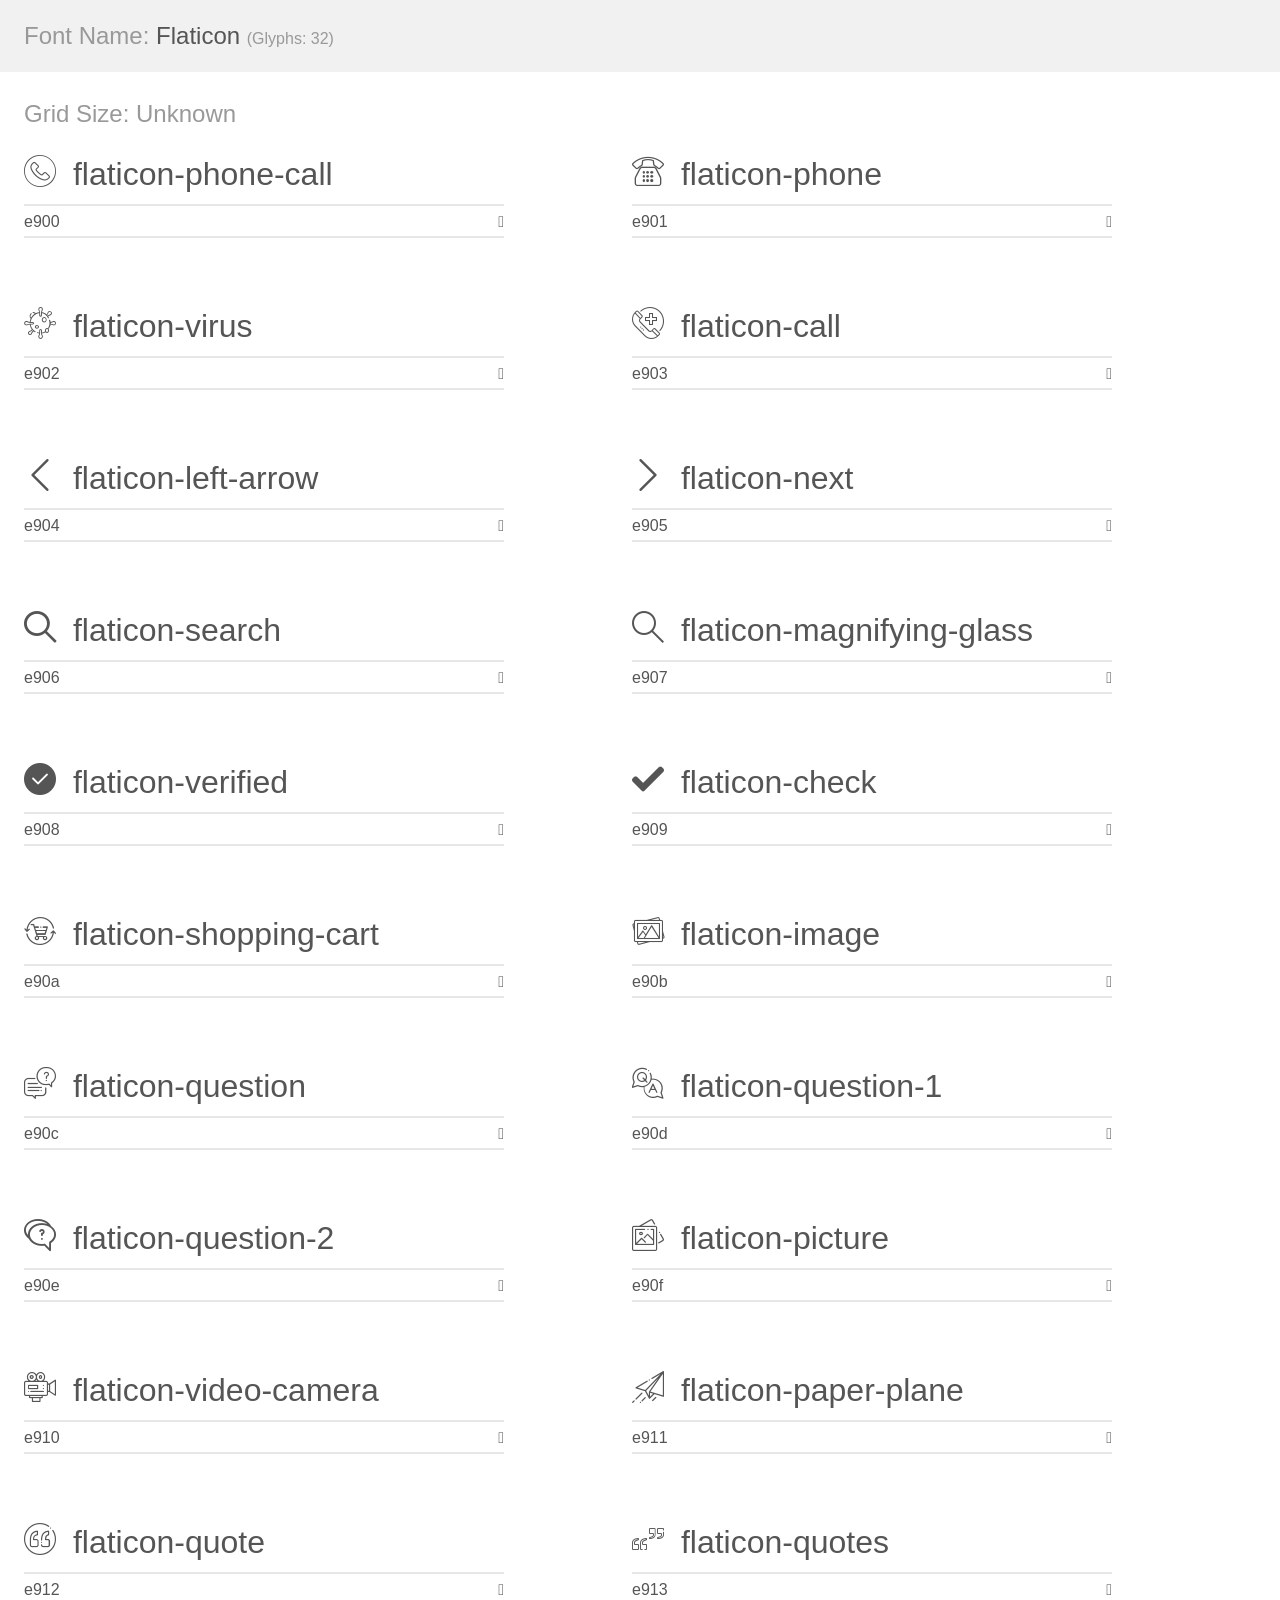
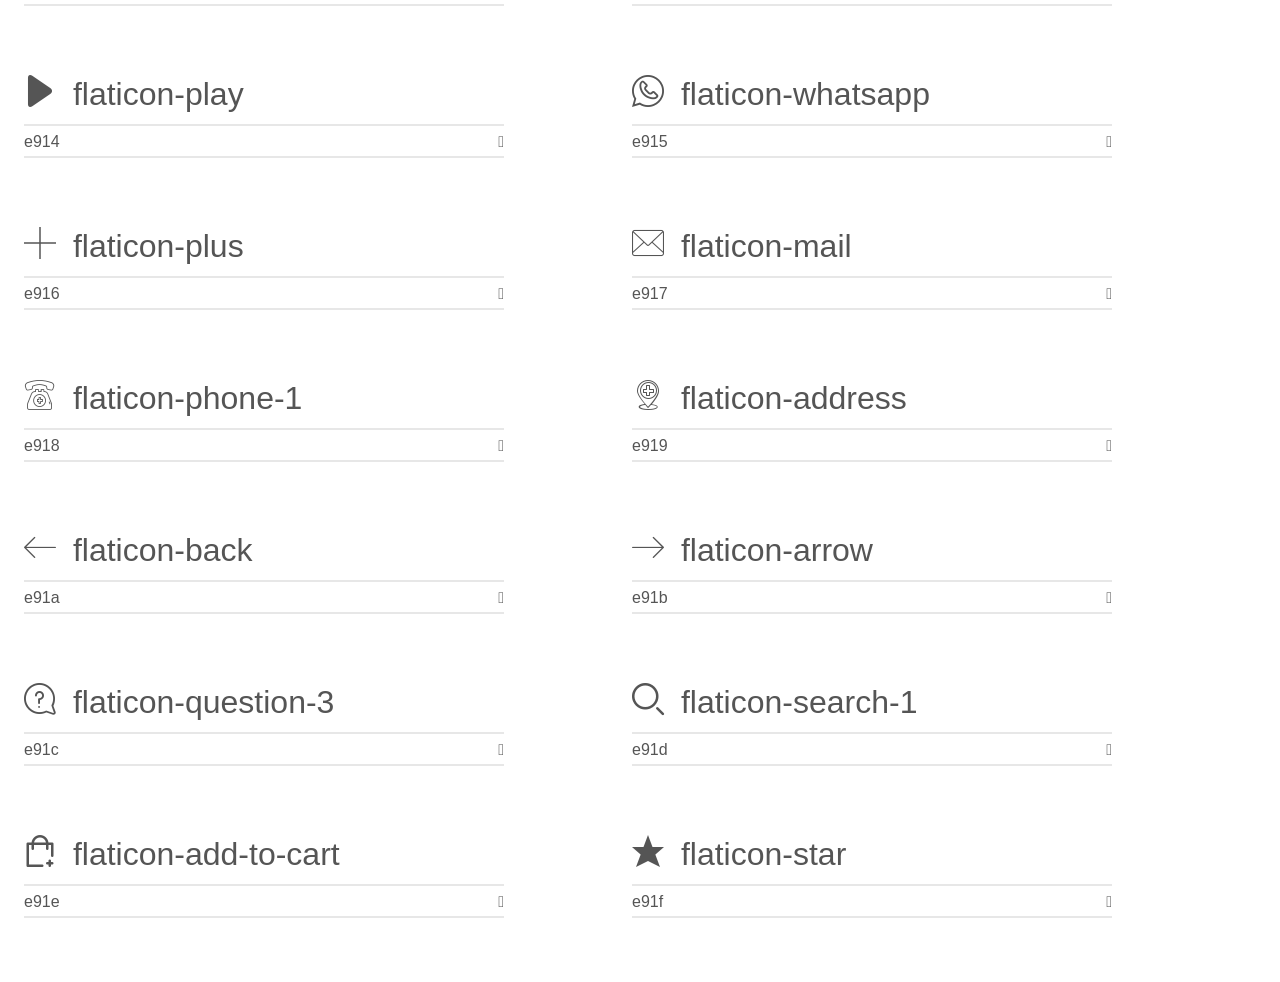
<file: fonts/demo.html>
<!doctype html>
<html>
<head>
    <meta charset="utf-8">
    <title>Flaticon Demo</title>
    <meta name="description" content="An Icon Font Generated By Flaticon.io">
    <meta name="viewport" content="width=device-width, initial-scale=1">
    <link rel="stylesheet" href="demo-files/demo.css">
    <link rel="stylesheet" href="style.css"></head>
<body>
    <div class="bgc1 clearfix">
        <h1 class="mhmm mvm"><span class="fgc1">Font Name:</span> Flaticon <small class="fgc1">(Glyphs:&nbsp;32)</small></h1>
    </div>
    <div class="clearfix mhl ptl">
        <h1 class="mvm mtn fgc1">Grid Size: Unknown</h1>
        <div class="glyph fs1">
            <div class="clearfix bshadow0 pbs">
                <span class="icon-phone-call"></span>
                <span class="mls"> flaticon-phone-call</span>
            </div>
            <fieldset class="fs0 size1of1 clearfix hidden-false">
                <input type="text" readonly value="e900" class="unit size1of2" />
                <input type="text" maxlength="1" readonly value="&#xe900;" class="unitRight size1of2 talign-right" />
            </fieldset>
            <div class="fs0 bshadow0 clearfix hidden-true">
                <span class="unit pvs fgc1">liga: </span>
                <input type="text" readonly value="" class="liga unitRight" />
            </div>
        </div>
        <div class="glyph fs1">
            <div class="clearfix bshadow0 pbs">
                <span class="icon-phone"></span>
                <span class="mls"> flaticon-phone</span>
            </div>
            <fieldset class="fs0 size1of1 clearfix hidden-false">
                <input type="text" readonly value="e901" class="unit size1of2" />
                <input type="text" maxlength="1" readonly value="&#xe901;" class="unitRight size1of2 talign-right" />
            </fieldset>
            <div class="fs0 bshadow0 clearfix hidden-true">
                <span class="unit pvs fgc1">liga: </span>
                <input type="text" readonly value="" class="liga unitRight" />
            </div>
        </div>
        <div class="glyph fs1">
            <div class="clearfix bshadow0 pbs">
                <span class="icon-virus"></span>
                <span class="mls"> flaticon-virus</span>
            </div>
            <fieldset class="fs0 size1of1 clearfix hidden-false">
                <input type="text" readonly value="e902" class="unit size1of2" />
                <input type="text" maxlength="1" readonly value="&#xe902;" class="unitRight size1of2 talign-right" />
            </fieldset>
            <div class="fs0 bshadow0 clearfix hidden-true">
                <span class="unit pvs fgc1">liga: </span>
                <input type="text" readonly value="" class="liga unitRight" />
            </div>
        </div>
        <div class="glyph fs1">
            <div class="clearfix bshadow0 pbs">
                <span class="icon-call"></span>
                <span class="mls"> flaticon-call</span>
            </div>
            <fieldset class="fs0 size1of1 clearfix hidden-false">
                <input type="text" readonly value="e903" class="unit size1of2" />
                <input type="text" maxlength="1" readonly value="&#xe903;" class="unitRight size1of2 talign-right" />
            </fieldset>
            <div class="fs0 bshadow0 clearfix hidden-true">
                <span class="unit pvs fgc1">liga: </span>
                <input type="text" readonly value="" class="liga unitRight" />
            </div>
        </div>
        <div class="glyph fs1">
            <div class="clearfix bshadow0 pbs">
                <span class="icon-left-arrow"></span>
                <span class="mls"> flaticon-left-arrow</span>
            </div>
            <fieldset class="fs0 size1of1 clearfix hidden-false">
                <input type="text" readonly value="e904" class="unit size1of2" />
                <input type="text" maxlength="1" readonly value="&#xe904;" class="unitRight size1of2 talign-right" />
            </fieldset>
            <div class="fs0 bshadow0 clearfix hidden-true">
                <span class="unit pvs fgc1">liga: </span>
                <input type="text" readonly value="" class="liga unitRight" />
            </div>
        </div>
        <div class="glyph fs1">
            <div class="clearfix bshadow0 pbs">
                <span class="icon-next"></span>
                <span class="mls"> flaticon-next</span>
            </div>
            <fieldset class="fs0 size1of1 clearfix hidden-false">
                <input type="text" readonly value="e905" class="unit size1of2" />
                <input type="text" maxlength="1" readonly value="&#xe905;" class="unitRight size1of2 talign-right" />
            </fieldset>
            <div class="fs0 bshadow0 clearfix hidden-true">
                <span class="unit pvs fgc1">liga: </span>
                <input type="text" readonly value="" class="liga unitRight" />
            </div>
        </div>
        <div class="glyph fs1">
            <div class="clearfix bshadow0 pbs">
                <span class="icon-search"></span>
                <span class="mls"> flaticon-search</span>
            </div>
            <fieldset class="fs0 size1of1 clearfix hidden-false">
                <input type="text" readonly value="e906" class="unit size1of2" />
                <input type="text" maxlength="1" readonly value="&#xe906;" class="unitRight size1of2 talign-right" />
            </fieldset>
            <div class="fs0 bshadow0 clearfix hidden-true">
                <span class="unit pvs fgc1">liga: </span>
                <input type="text" readonly value="" class="liga unitRight" />
            </div>
        </div>
        <div class="glyph fs1">
            <div class="clearfix bshadow0 pbs">
                <span class="icon-magnifying-glass"></span>
                <span class="mls"> flaticon-magnifying-glass</span>
            </div>
            <fieldset class="fs0 size1of1 clearfix hidden-false">
                <input type="text" readonly value="e907" class="unit size1of2" />
                <input type="text" maxlength="1" readonly value="&#xe907;" class="unitRight size1of2 talign-right" />
            </fieldset>
            <div class="fs0 bshadow0 clearfix hidden-true">
                <span class="unit pvs fgc1">liga: </span>
                <input type="text" readonly value="" class="liga unitRight" />
            </div>
        </div>
        <div class="glyph fs1">
            <div class="clearfix bshadow0 pbs">
                <span class="icon-verified"></span>
                <span class="mls"> flaticon-verified</span>
            </div>
            <fieldset class="fs0 size1of1 clearfix hidden-false">
                <input type="text" readonly value="e908" class="unit size1of2" />
                <input type="text" maxlength="1" readonly value="&#xe908;" class="unitRight size1of2 talign-right" />
            </fieldset>
            <div class="fs0 bshadow0 clearfix hidden-true">
                <span class="unit pvs fgc1">liga: </span>
                <input type="text" readonly value="" class="liga unitRight" />
            </div>
        </div>
        <div class="glyph fs1">
            <div class="clearfix bshadow0 pbs">
                <span class="icon-check"></span>
                <span class="mls"> flaticon-check</span>
            </div>
            <fieldset class="fs0 size1of1 clearfix hidden-false">
                <input type="text" readonly value="e909" class="unit size1of2" />
                <input type="text" maxlength="1" readonly value="&#xe909;" class="unitRight size1of2 talign-right" />
            </fieldset>
            <div class="fs0 bshadow0 clearfix hidden-true">
                <span class="unit pvs fgc1">liga: </span>
                <input type="text" readonly value="" class="liga unitRight" />
            </div>
        </div>
        <div class="glyph fs1">
            <div class="clearfix bshadow0 pbs">
                <span class="icon-shopping-cart"></span>
                <span class="mls"> flaticon-shopping-cart</span>
            </div>
            <fieldset class="fs0 size1of1 clearfix hidden-false">
                <input type="text" readonly value="e90a" class="unit size1of2" />
                <input type="text" maxlength="1" readonly value="&#xe90a;" class="unitRight size1of2 talign-right" />
            </fieldset>
            <div class="fs0 bshadow0 clearfix hidden-true">
                <span class="unit pvs fgc1">liga: </span>
                <input type="text" readonly value="" class="liga unitRight" />
            </div>
        </div>
        <div class="glyph fs1">
            <div class="clearfix bshadow0 pbs">
                <span class="icon-image"></span>
                <span class="mls"> flaticon-image</span>
            </div>
            <fieldset class="fs0 size1of1 clearfix hidden-false">
                <input type="text" readonly value="e90b" class="unit size1of2" />
                <input type="text" maxlength="1" readonly value="&#xe90b;" class="unitRight size1of2 talign-right" />
            </fieldset>
            <div class="fs0 bshadow0 clearfix hidden-true">
                <span class="unit pvs fgc1">liga: </span>
                <input type="text" readonly value="" class="liga unitRight" />
            </div>
        </div>
        <div class="glyph fs1">
            <div class="clearfix bshadow0 pbs">
                <span class="icon-question"></span>
                <span class="mls"> flaticon-question</span>
            </div>
            <fieldset class="fs0 size1of1 clearfix hidden-false">
                <input type="text" readonly value="e90c" class="unit size1of2" />
                <input type="text" maxlength="1" readonly value="&#xe90c;" class="unitRight size1of2 talign-right" />
            </fieldset>
            <div class="fs0 bshadow0 clearfix hidden-true">
                <span class="unit pvs fgc1">liga: </span>
                <input type="text" readonly value="" class="liga unitRight" />
            </div>
        </div>
        <div class="glyph fs1">
            <div class="clearfix bshadow0 pbs">
                <span class="icon-question-1"></span>
                <span class="mls"> flaticon-question-1</span>
            </div>
            <fieldset class="fs0 size1of1 clearfix hidden-false">
                <input type="text" readonly value="e90d" class="unit size1of2" />
                <input type="text" maxlength="1" readonly value="&#xe90d;" class="unitRight size1of2 talign-right" />
            </fieldset>
            <div class="fs0 bshadow0 clearfix hidden-true">
                <span class="unit pvs fgc1">liga: </span>
                <input type="text" readonly value="" class="liga unitRight" />
            </div>
        </div>
        <div class="glyph fs1">
            <div class="clearfix bshadow0 pbs">
                <span class="icon-question-2"></span>
                <span class="mls"> flaticon-question-2</span>
            </div>
            <fieldset class="fs0 size1of1 clearfix hidden-false">
                <input type="text" readonly value="e90e" class="unit size1of2" />
                <input type="text" maxlength="1" readonly value="&#xe90e;" class="unitRight size1of2 talign-right" />
            </fieldset>
            <div class="fs0 bshadow0 clearfix hidden-true">
                <span class="unit pvs fgc1">liga: </span>
                <input type="text" readonly value="" class="liga unitRight" />
            </div>
        </div>
        <div class="glyph fs1">
            <div class="clearfix bshadow0 pbs">
                <span class="icon-picture"></span>
                <span class="mls"> flaticon-picture</span>
            </div>
            <fieldset class="fs0 size1of1 clearfix hidden-false">
                <input type="text" readonly value="e90f" class="unit size1of2" />
                <input type="text" maxlength="1" readonly value="&#xe90f;" class="unitRight size1of2 talign-right" />
            </fieldset>
            <div class="fs0 bshadow0 clearfix hidden-true">
                <span class="unit pvs fgc1">liga: </span>
                <input type="text" readonly value="" class="liga unitRight" />
            </div>
        </div>
        <div class="glyph fs1">
            <div class="clearfix bshadow0 pbs">
                <span class="icon-video-camera"></span>
                <span class="mls"> flaticon-video-camera</span>
            </div>
            <fieldset class="fs0 size1of1 clearfix hidden-false">
                <input type="text" readonly value="e910" class="unit size1of2" />
                <input type="text" maxlength="1" readonly value="&#xe910;" class="unitRight size1of2 talign-right" />
            </fieldset>
            <div class="fs0 bshadow0 clearfix hidden-true">
                <span class="unit pvs fgc1">liga: </span>
                <input type="text" readonly value="" class="liga unitRight" />
            </div>
        </div>
        <div class="glyph fs1">
            <div class="clearfix bshadow0 pbs">
                <span class="icon-paper-plane"></span>
                <span class="mls"> flaticon-paper-plane</span>
            </div>
            <fieldset class="fs0 size1of1 clearfix hidden-false">
                <input type="text" readonly value="e911" class="unit size1of2" />
                <input type="text" maxlength="1" readonly value="&#xe911;" class="unitRight size1of2 talign-right" />
            </fieldset>
            <div class="fs0 bshadow0 clearfix hidden-true">
                <span class="unit pvs fgc1">liga: </span>
                <input type="text" readonly value="" class="liga unitRight" />
            </div>
        </div>
        <div class="glyph fs1">
            <div class="clearfix bshadow0 pbs">
                <span class="icon-quote"></span>
                <span class="mls"> flaticon-quote</span>
            </div>
            <fieldset class="fs0 size1of1 clearfix hidden-false">
                <input type="text" readonly value="e912" class="unit size1of2" />
                <input type="text" maxlength="1" readonly value="&#xe912;" class="unitRight size1of2 talign-right" />
            </fieldset>
            <div class="fs0 bshadow0 clearfix hidden-true">
                <span class="unit pvs fgc1">liga: </span>
                <input type="text" readonly value="" class="liga unitRight" />
            </div>
        </div>
        <div class="glyph fs1">
            <div class="clearfix bshadow0 pbs">
                <span class="icon-quotes"></span>
                <span class="mls"> flaticon-quotes</span>
            </div>
            <fieldset class="fs0 size1of1 clearfix hidden-false">
                <input type="text" readonly value="e913" class="unit size1of2" />
                <input type="text" maxlength="1" readonly value="&#xe913;" class="unitRight size1of2 talign-right" />
            </fieldset>
            <div class="fs0 bshadow0 clearfix hidden-true">
                <span class="unit pvs fgc1">liga: </span>
                <input type="text" readonly value="" class="liga unitRight" />
            </div>
        </div>
        <div class="glyph fs1">
            <div class="clearfix bshadow0 pbs">
                <span class="icon-play"></span>
                <span class="mls"> flaticon-play</span>
            </div>
            <fieldset class="fs0 size1of1 clearfix hidden-false">
                <input type="text" readonly value="e914" class="unit size1of2" />
                <input type="text" maxlength="1" readonly value="&#xe914;" class="unitRight size1of2 talign-right" />
            </fieldset>
            <div class="fs0 bshadow0 clearfix hidden-true">
                <span class="unit pvs fgc1">liga: </span>
                <input type="text" readonly value="" class="liga unitRight" />
            </div>
        </div>
        <div class="glyph fs1">
            <div class="clearfix bshadow0 pbs">
                <span class="icon-whatsapp"></span>
                <span class="mls"> flaticon-whatsapp</span>
            </div>
            <fieldset class="fs0 size1of1 clearfix hidden-false">
                <input type="text" readonly value="e915" class="unit size1of2" />
                <input type="text" maxlength="1" readonly value="&#xe915;" class="unitRight size1of2 talign-right" />
            </fieldset>
            <div class="fs0 bshadow0 clearfix hidden-true">
                <span class="unit pvs fgc1">liga: </span>
                <input type="text" readonly value="" class="liga unitRight" />
            </div>
        </div>
        <div class="glyph fs1">
            <div class="clearfix bshadow0 pbs">
                <span class="icon-plus"></span>
                <span class="mls"> flaticon-plus</span>
            </div>
            <fieldset class="fs0 size1of1 clearfix hidden-false">
                <input type="text" readonly value="e916" class="unit size1of2" />
                <input type="text" maxlength="1" readonly value="&#xe916;" class="unitRight size1of2 talign-right" />
            </fieldset>
            <div class="fs0 bshadow0 clearfix hidden-true">
                <span class="unit pvs fgc1">liga: </span>
                <input type="text" readonly value="" class="liga unitRight" />
            </div>
        </div>
        <div class="glyph fs1">
            <div class="clearfix bshadow0 pbs">
                <span class="icon-mail"></span>
                <span class="mls"> flaticon-mail</span>
            </div>
            <fieldset class="fs0 size1of1 clearfix hidden-false">
                <input type="text" readonly value="e917" class="unit size1of2" />
                <input type="text" maxlength="1" readonly value="&#xe917;" class="unitRight size1of2 talign-right" />
            </fieldset>
            <div class="fs0 bshadow0 clearfix hidden-true">
                <span class="unit pvs fgc1">liga: </span>
                <input type="text" readonly value="" class="liga unitRight" />
            </div>
        </div>
        <div class="glyph fs1">
            <div class="clearfix bshadow0 pbs">
                <span class="icon-phone-1"></span>
                <span class="mls"> flaticon-phone-1</span>
            </div>
            <fieldset class="fs0 size1of1 clearfix hidden-false">
                <input type="text" readonly value="e918" class="unit size1of2" />
                <input type="text" maxlength="1" readonly value="&#xe918;" class="unitRight size1of2 talign-right" />
            </fieldset>
            <div class="fs0 bshadow0 clearfix hidden-true">
                <span class="unit pvs fgc1">liga: </span>
                <input type="text" readonly value="" class="liga unitRight" />
            </div>
        </div>
        <div class="glyph fs1">
            <div class="clearfix bshadow0 pbs">
                <span class="icon-address"></span>
                <span class="mls"> flaticon-address</span>
            </div>
            <fieldset class="fs0 size1of1 clearfix hidden-false">
                <input type="text" readonly value="e919" class="unit size1of2" />
                <input type="text" maxlength="1" readonly value="&#xe919;" class="unitRight size1of2 talign-right" />
            </fieldset>
            <div class="fs0 bshadow0 clearfix hidden-true">
                <span class="unit pvs fgc1">liga: </span>
                <input type="text" readonly value="" class="liga unitRight" />
            </div>
        </div>
        <div class="glyph fs1">
            <div class="clearfix bshadow0 pbs">
                <span class="icon-back"></span>
                <span class="mls"> flaticon-back</span>
            </div>
            <fieldset class="fs0 size1of1 clearfix hidden-false">
                <input type="text" readonly value="e91a" class="unit size1of2" />
                <input type="text" maxlength="1" readonly value="&#xe91a;" class="unitRight size1of2 talign-right" />
            </fieldset>
            <div class="fs0 bshadow0 clearfix hidden-true">
                <span class="unit pvs fgc1">liga: </span>
                <input type="text" readonly value="" class="liga unitRight" />
            </div>
        </div>
        <div class="glyph fs1">
            <div class="clearfix bshadow0 pbs">
                <span class="icon-arrow"></span>
                <span class="mls"> flaticon-arrow</span>
            </div>
            <fieldset class="fs0 size1of1 clearfix hidden-false">
                <input type="text" readonly value="e91b" class="unit size1of2" />
                <input type="text" maxlength="1" readonly value="&#xe91b;" class="unitRight size1of2 talign-right" />
            </fieldset>
            <div class="fs0 bshadow0 clearfix hidden-true">
                <span class="unit pvs fgc1">liga: </span>
                <input type="text" readonly value="" class="liga unitRight" />
            </div>
        </div>
        <div class="glyph fs1">
            <div class="clearfix bshadow0 pbs">
                <span class="icon-question-3"></span>
                <span class="mls"> flaticon-question-3</span>
            </div>
            <fieldset class="fs0 size1of1 clearfix hidden-false">
                <input type="text" readonly value="e91c" class="unit size1of2" />
                <input type="text" maxlength="1" readonly value="&#xe91c;" class="unitRight size1of2 talign-right" />
            </fieldset>
            <div class="fs0 bshadow0 clearfix hidden-true">
                <span class="unit pvs fgc1">liga: </span>
                <input type="text" readonly value="" class="liga unitRight" />
            </div>
        </div>
        <div class="glyph fs1">
            <div class="clearfix bshadow0 pbs">
                <span class="icon-search-1"></span>
                <span class="mls"> flaticon-search-1</span>
            </div>
            <fieldset class="fs0 size1of1 clearfix hidden-false">
                <input type="text" readonly value="e91d" class="unit size1of2" />
                <input type="text" maxlength="1" readonly value="&#xe91d;" class="unitRight size1of2 talign-right" />
            </fieldset>
            <div class="fs0 bshadow0 clearfix hidden-true">
                <span class="unit pvs fgc1">liga: </span>
                <input type="text" readonly value="" class="liga unitRight" />
            </div>
        </div>
        <div class="glyph fs1">
            <div class="clearfix bshadow0 pbs">
                <span class="icon-add-to-cart"></span>
                <span class="mls"> flaticon-add-to-cart</span>
            </div>
            <fieldset class="fs0 size1of1 clearfix hidden-false">
                <input type="text" readonly value="e91e" class="unit size1of2" />
                <input type="text" maxlength="1" readonly value="&#xe91e;" class="unitRight size1of2 talign-right" />
            </fieldset>
            <div class="fs0 bshadow0 clearfix hidden-true">
                <span class="unit pvs fgc1">liga: </span>
                <input type="text" readonly value="" class="liga unitRight" />
            </div>
        </div>
        <div class="glyph fs1">
            <div class="clearfix bshadow0 pbs">
                <span class="icon-star"></span>
                <span class="mls"> flaticon-star</span>
            </div>
            <fieldset class="fs0 size1of1 clearfix hidden-false">
                <input type="text" readonly value="e91f" class="unit size1of2" />
                <input type="text" maxlength="1" readonly value="&#xe91f;" class="unitRight size1of2 talign-right" />
            </fieldset>
            <div class="fs0 bshadow0 clearfix hidden-true">
                <span class="unit pvs fgc1">liga: </span>
                <input type="text" readonly value="" class="liga unitRight" />
            </div>
        </div>
    </div>

   

    <script src="demo-files/demo.js"></script>
</body>
</html>
</file>
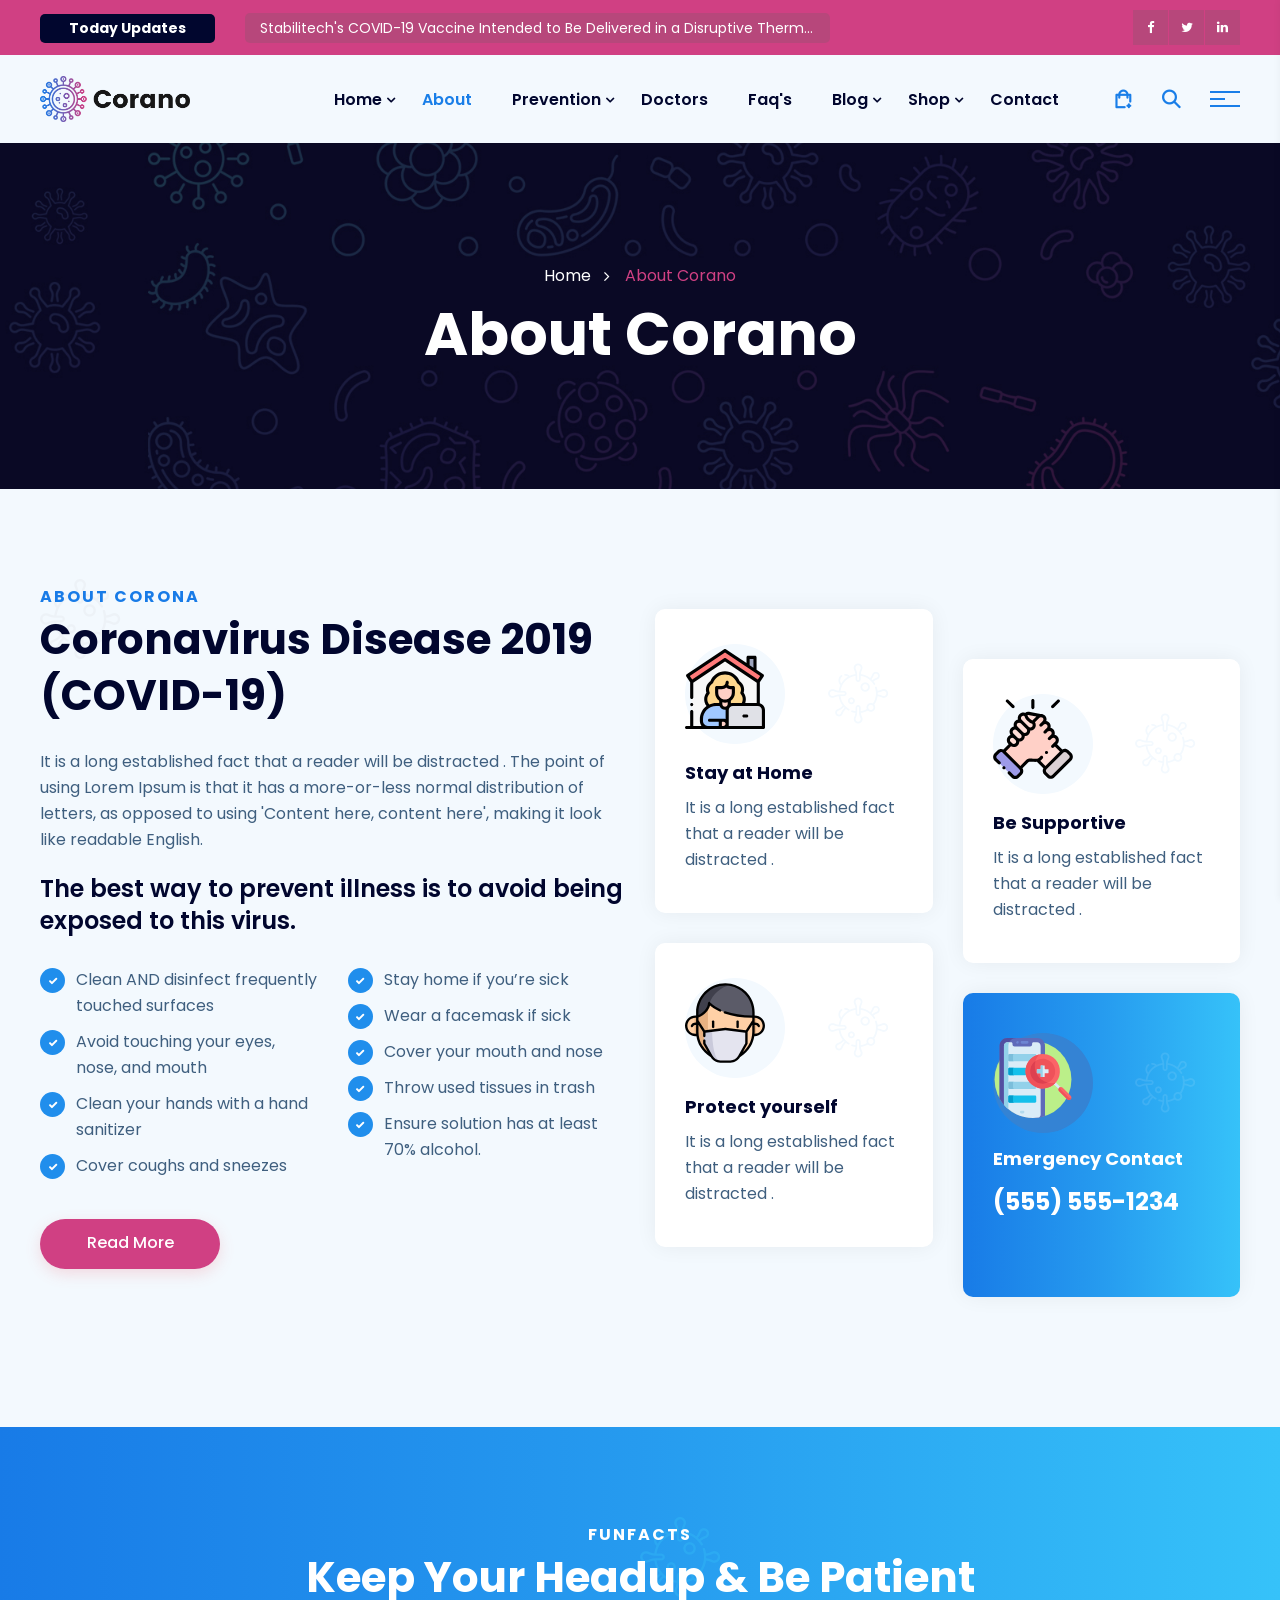
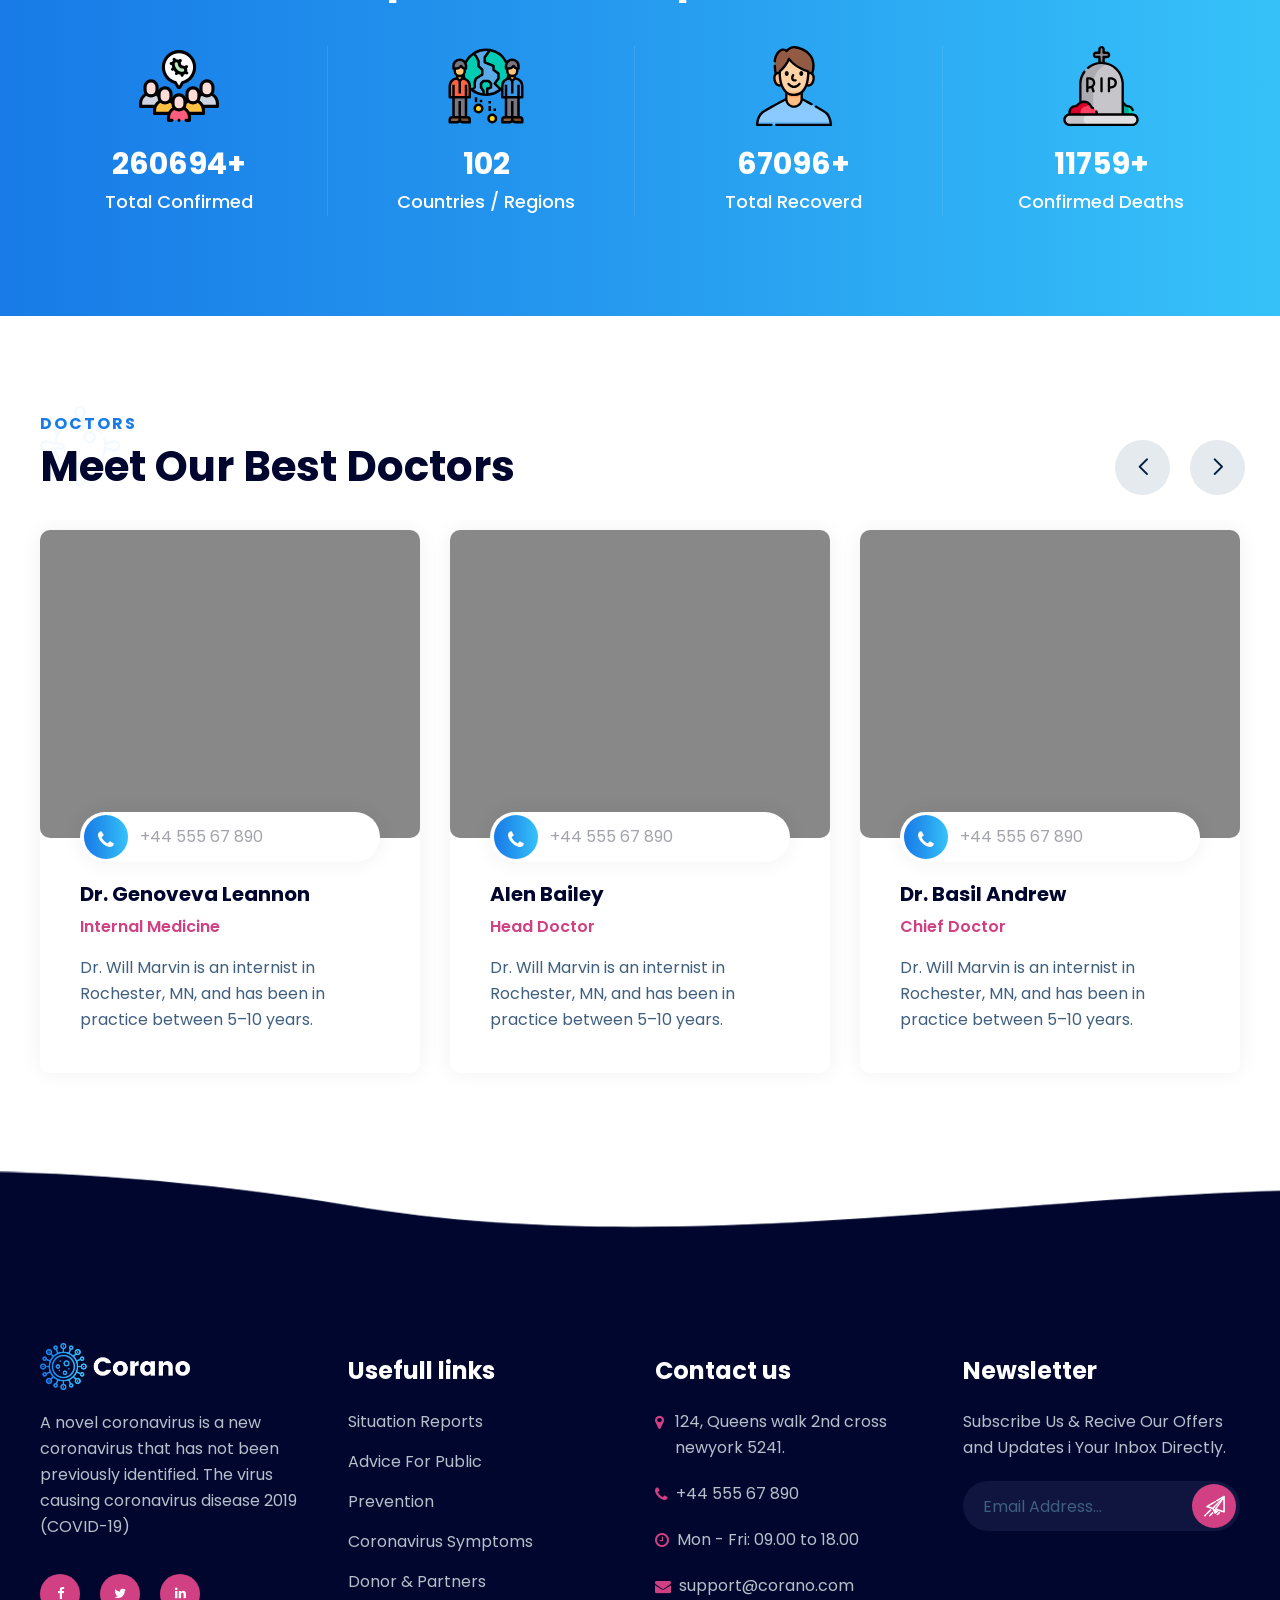
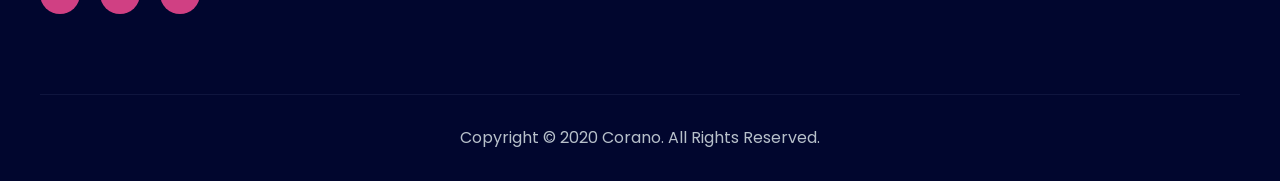
<file: html/about.html>
<!DOCTYPE html>
<html lang="en">
   <head>
      <meta charset="utf-8">
      <meta name="title" content="Corona">
      <meta property="fb:app_id" content="312" />
      <meta property="og:type" content="Corona" />
      <meta property="og:url" content="http://steelthemes.com/demo/Elango/Corona-final" />
      <meta property="og:title" content="Corona">
      <meta property="og:image" content="http://steelthemes.com/demo/Elango/Corona-final/assets/image/fbimg-210x210.jpg">
      <meta property="og:description" content="Corona is html 5 Template">
      <meta name="full-screen" content="yes">
      <meta name="theme-color" content="#269bef ">
      <!-- Responsive -->
      <meta http-equiv="X-UA-Compatible" content="IE=edge">
      <meta name="viewport" content="width=device-width, initial-scale=1.0, maximum-scale=1.0, user-scalable=0">
      <title>About | Corano | Responsive HTML 5 Template</title>
      <link rel="stylesheet" type="text/css" href="assets/css/bootstrap.min.css">
      <link rel="stylesheet" type="text/css" href="assets/css/style.css">
      <link rel="stylesheet" type="text/css" href="assets/fonts/font/flaticon.css">
      <!---------favicon--------------->
      <link rel="icon" type="image/png" href="assets/image/favicon-32x32.png" sizes="32x32">
      <link rel="icon" type="image/png" href="assets/image/favicon-16x16.png" sizes="16x16">
      <!---------favicon--------------->
   </head>
   <body class="home_page_one">
      <div class="page_wapper">
         <!--Start Preloader-->
         <div class="preloader">
            <div class="preloader_box">
               <div class="loader">
                  <div class="circle item0"></div>
                  <div class="circle item1"></div>
                  <div class="circle item2"></div>
               </div>
            </div>
         </div>
         <!--End Preloader -->
         <!--Header-->
         <header class="header_v2">
            <section class="header_top">
               <div class="container">
                  <div class="row">
                     <div class="col-lg-8">
                        <div class="row">
                           <div class="col-lg-3 col-md-3">
                              <div class="heading">
                                 <h2>Today Updates</h2>
                              </div>
                           </div>
                           <div class="col-lg-9 col-md-9">
                              <div class="news_inner">
                                 <div class="owl-carousel owl-theme single_items">
                                    <div class="mid-text">
                                       <p><a href="#">Stabilitech's COVID-19 Vaccine Intended to Be Delivered in a Disruptive Thermally Stable Oral Capsule</a></p>
                                    </div>
                                    <div class="mid-text">
                                       <p><a href="#"> Controlled Release Drug Delivery Market Size Worth $69.8 Billion by 2027: Grand View Research, Inc.</a></p>
                                    </div>
                                    <div class="mid-text">
                                       <p><a href="#">  Drug Delivery Market Size Worth $69.8 Billion by 2027: Grand View Research, Inc.
                                          </a>
                                       </p>
                                    </div>
                                 </div>
                              </div>
                           </div>
                        </div>
                     </div>
                     <div class="col-lg-4">
                        <div class="text_right">
                           <div class="social_media_icon">
                              <ul class="clearfix">
                                 <li>
                                    <a href="#" class="has-tooltip">
                                       <span class="fa fa-facebook"></span>
                                       <div class="c-tooltip">
                                          <div class="tooltip-inner">Facebook</div>
                                       </div>
                                    </a>
                                 </li>
                                 <li>
                                    <a href="#" class="has-tooltip">
                                       <span class="fa fa-twitter"></span>
                                       <div class="c-tooltip">
                                          <div class="tooltip-inner">Twitter</div>
                                       </div>
                                    </a>
                                 </li>
                                 <li>
                                    <a href="#" class="has-tooltip">
                                       <span class="fa fa-linkedin"></span>
                                       <div class="c-tooltip">
                                          <div class="tooltip-inner">Linkedin</div>
                                       </div>
                                    </a>
                                 </li>
                              </ul>
                           </div>
                        </div>
                     </div>
                  </div>
               </div>
            </section>
            <section class="navbar_outer">
               <div class="navbar navbar-expand-lg  bsnav bsnav-sticky bsnav-sticky-slide">
                  <div class="container">
                     <a class="navbar-brand" href="index.html"><img src="assets/image/home-1-logo.png" class="img-fluid" alt="img"></a>
                     <button class="navbar-toggler toggler-spring"><span class="navbar-toggler-icon"></span></button>
                     <div class="collapse navbar-collapse scroll-nav">
                        <ul class="navbar-nav navbar-mobile navbar_left  ml-auto" id="nav">
                           <li class="nav-item nav_item  dropdown">
                              <a class="nav-link link_hd" href="#">  Home  </a>
                              <ul class="navbar-nav submenu">
                                 <li class="nav-item"><a class="nav-link" href="index.html">Home Default 01</a></li>
                                 <li class="nav-item"><a class="nav-link" href="index-2.html">Home Default 02 <span class="new_page">new</span></a></li>
                                 <li class="nav-item"><a class="nav-link" href="index-3.html">Home Default 03 <span class="new_page">new</span></a></li>
                                 <li class="nav-item"><a class="nav-link" href="one-page-index-1.html">Home Onepage Version</a></li>
                                 <li class="nav-item"><a class="nav-link" href="rtl/index.html" target="_blank">Home Default RTL </a></li>
                                 <li class="nav-item"><a class="nav-link" href="rtl/one-page-index-1.html">Home Onepage RTL</a></li>
                              </ul>
                           </li>
                           <li class="nav-item nav_item"><a class="nav-link link_hd" href="about.html">About </a></li>
                           <li class="nav-item nav_item dropdown">
                              <a class="nav-link link_hd" href="#">  Prevention  </a>
                              <ul class="navbar-nav submenu">
                                 <li class="nav-item"><a class="nav-link" href="prevention.html">Prevention</a></li>
                                 <li class="nav-item"><a class="nav-link" href="prevention-single.html">Prevention Detail</a></li>
                              </ul>
                           </li>
                           <li class="nav-item nav_item"><a class="nav-link link_hd" href="team.html">Doctors</a></li>
                           <li class="nav-item nav_item"><a class="nav-link link_hd" href="faq.html">Faq's</a></li>
                           <li class="nav-item nav_item dropdown">
                              <a class="nav-link link_hd" href="#">  Blog  </a>
                              <ul class="navbar-nav submenu">
                                 <li class="nav-item dropdown">
                                    <a class="nav-link arrow" href="#">Blog Grid </a>
                                    <ul class="navbar-nav child_menu">
                                       <li class="nav-item"><a class="nav-link" href="blog-three-column.html">Blog Three Column</a></li>
                                       <li class="nav-item"><a class="nav-link" href="blog-four-column.html">Blog Four Column</a></li>
                                       <li class="nav-item"><a class="nav-link" href="blog-single.html">Blog With Sidebar</a></li>
                                    </ul>
                                 </li>
                                 <li class="nav-item dropdown">
                                    <a class="nav-link arrow" href="#">Blog Details </a>
                                    <ul class="navbar-nav child_menu">
                                       <li class="nav-item"><a class="nav-link" href="blog-detail-sidebar.html">With Sidebar</a></li>
                                       <li class="nav-item"><a class="nav-link" href="blog-detail.html">Without Sidebar</a></li>
                                    </ul>
                                 </li>
                              </ul>
                           </li>
                           <li class="nav-item nav_item dropdown">
                              <a class="nav-link link_hd" href="#">  Shop  </a>
                              <ul class="navbar-nav submenu">
                                 <li class="nav-item"><a class="nav-link" href="shop.html">Shop</a></li>
                                 <li class="nav-item"><a class="nav-link" href="product-details.html">Product Details</a></li>
                                 <li class="nav-item"><a class="nav-link" href="shop-cart.html">cart</a></li>
                                 <li class="nav-item"><a class="nav-link" href="checkout.html">checkout</a></li>
                              </ul>
                           </li>
                           <li class="nav-item nav_item"><a class="nav-link link_hd" href="contact.html">Contact</a></li>
                        </ul>
                        <ul class="navbar-nav navbar-mobile navbar_right">
                           <li class="nav-item  dropdown">
                              <a href="#" class="cart_btn"><i class="flaticon-add-to-cart icon"></i></a>
                           </li>
                           <li class="nav-item  dropdown">
                              <a href="#" class="topbar-one__search search-popup__toggler"><i class="flaticon-search icon"></i></a>
                           </li>
                           <li class="nav-item  dropdown">
                              <!-- /.site-header__cart -->
                              <a href="#" class="site-header__sidemenu-nav side-menu__toggler">
                                 <span class="site-header__sidemenu-nav-line"></span>
                                 <!-- /.site-header__sidemenu-nav-line -->
                                 <span class="site-header__sidemenu-nav-line"></span>
                                 <!-- /.site-header__sidemenu-nav-line -->
                                 <span class="site-header__sidemenu-nav-line"></span>
                                 <!-- /.site-header__sidemenu-nav-line -->
                                 <!-- /.site-header__sidemenu -->
                              </a>
                           </li>
                        </ul>
                     </div>
                  </div>
               </div>
            </section>
         </header>
         <!--Header-->
         <!------main-content------>
         <main class="main-content">
            <section class="page_title">
               <div class="container">
                  <div class="row">
                     <div class="col-lg-12 d-flex">
                        <div class="content_box">
                           <ul class="bread_crumb text-center">
                              <li class="bread_crumb-item"><a href="#">Home</a></li>
                              <li class="bread_crumb-item active"> About Corano</li>
                           </ul>
                           <h1>About Corano</h1>
                        </div>
                     </div>
                  </div>
               </div>
            </section>
            <section class="about type_one">
               <div class="container">
                  <div class="row">
                     <div class="col-lg-6">
                        <div class="heading icon_dark tp_one">
                           <h6>about Corona</h6>
                           <h1>Coronavirus Disease 2019 (COVID-19)</h1>
                           <span class="flaticon-virus icon"></span>
                        </div>
                        <div class="about_content">
                           <p class="description">It is a long established fact that a reader will be distracted . The point of using Lorem Ipsum is that it has a more-or-less normal distribution of letters, as opposed to using 'Content here, content here', making it look
                              like readable English.
                           </p>
                           <div class="symptoms">
                              <h2>The best way to prevent illness is to avoid being exposed to this virus.</h2>
                              <div class="row">
                                 <div class="col-lg-6">
                                    <ul>
                                       <li>
                                          <span class="flaticon-check"></span>
                                          <p>Clean AND disinfect frequently touched surfaces </p>
                                       </li>
                                       <li>
                                          <span class="flaticon-check"></span>
                                          <p>Avoid touching your eyes, nose, and mouth</p>
                                       </li>
                                       <li>
                                          <span class="flaticon-check"></span>
                                          <p>Clean your hands with a hand sanitizer </p>
                                       </li>
                                       <li>
                                          <span class="flaticon-check"></span>
                                          <p>Cover coughs and sneezes</p>
                                       </li>
                                    </ul>
                                 </div>
                                 <div class="col-lg-6">
                                    <ul>
                                       <li>
                                          <span class="flaticon-check"></span>
                                          <p>Stay home if you’re sick</p>
                                       </li>
                                       <li>
                                          <span class="flaticon-check"></span>
                                          <p>Wear a facemask if sick</p>
                                       </li>
                                       <li>
                                          <span class="flaticon-check"></span>
                                          <p>Cover your mouth and nose </p>
                                       </li>
                                       <li>
                                          <span class="flaticon-check"></span>
                                          <p>Throw used tissues in trash</p>
                                       </li>
                                       <li>
                                          <span class="flaticon-check"></span>
                                          <p>Ensure solution has at least 70% alcohol.</p>
                                       </li>
                                    </ul>
                                 </div>
                              </div>
                           </div>
                           <a href="#" class="theme_btn tp_one">Read More</a>
                        </div>
                     </div>
                     <div class="col-lg-6">
                        <div class="row">
                           <div class="col-lg-6 first_column">
                              <div class="icon_box type_one wow slideInUp" data-wow-delay="00ms" data-wow-duration="1500ms">
                                 <div class="icon">
                                    <img src="assets/image/svg/working-at-home.svg" class="img-fluid svg_image" alt="home" /> <span class="flaticon-virus "></span>
                                 </div>
                                 <div class="content_box">
                                    <h2><a href="#">Stay at Home</a></h2>
                                    <p>It is a long established fact that a reader will be distracted . </p>
                                 </div>
                              </div>
                              <div class="icon_box type_one wow slideInUp" data-wow-delay="100ms" data-wow-duration="1500ms">
                                 <div class="icon">
                                    <img src="assets/image/svg/mask-2.svg" class="img-fluid svg_image" alt="home" /> <span class="flaticon-virus "></span>
                                 </div>
                                 <div class="content_box">
                                    <h2><a href="#">Protect yourself</a></h2>
                                    <p>It is a long established fact that a reader will be distracted . </p>
                                 </div>
                              </div>
                           </div>
                           <div class="col-lg-6 second_column">
                              <div class="icon_box type_one wow slideInUp" data-wow-delay="200ms" data-wow-duration="1500ms">
                                 <div class="icon">
                                    <img src="assets/image/svg/sport-team.svg" class="img-fluid svg_image" alt="home" /> <span class="flaticon-virus "></span>
                                 </div>
                                 <div class="content_box">
                                    <h2><a href="#">Be Supportive</a></h2>
                                    <p>It is a long established fact that a reader will be distracted . </p>
                                 </div>
                              </div>
                              <div class="icon_box type_one last wow slideInUp" data-wow-delay="300ms" data-wow-duration="1500ms">
                                 <div class="icon">
                                    <img src="assets/image/svg/smartphone.svg" class="img-fluid svg_image" alt="svg" /> <span class="flaticon-virus "></span>
                                 </div>
                                 <div class="content_box">
                                    <h6>Emergency Contact</h6>
                                    <h2><a href="#">(555) 555-1234</a></h2>
                                 </div>
                              </div>
                           </div>
                        </div>
                     </div>
                  </div>
               </div>
            </section>
            <section class="funfacts type_one">
               <div class="container">
                  <div class="row">
                     <div class="col-lg-12">
                        <div class="heading tp_one text-center text_white icon_dark">
                           <h6>Funfacts</h6>
                           <span class="flaticon-virus icon"></span>
                           <h1>Keep Your Headup & Be Patient</h1>
                        </div>
                     </div>
                  </div>
                  <div class="about_fun_facts">
                     <div class="row">
                        <div class="col-lg-3">
                           <div class="fun_facts_box type_one">
                              <div class="icon">
                                 <img src="assets/image/svg/virus.svg" class="img-fluid svg_image" alt="home" />
                              </div>
                              <h2><span class="counter-value">434595</span>+</h2>
                              <h6>Total Confirmed</h6>
                           </div>
                        </div>
                        <div class="col-lg-3">
                           <div class="fun_facts_box type_one">
                              <div class="icon">
                                 <img src="assets/image/svg/partnership.svg" class="img-fluid svg_image" alt="home" />
                              </div>
                              <h2><span class="counter-value" data-count="">170</span></h2>
                              <h6>Countries / Regions</h6>
                           </div>
                        </div>
                        <div class="col-lg-3">
                           <div class="fun_facts_box type_one">
                              <div class="icon">
                                 <img src="assets/image/svg/man.svg" class="img-fluid svg_image" alt="home" />
                              </div>
                              <h2><span class="counter-value">111853</span>+</h2>
                              <h6>Total Recoverd</h6>
                           </div>
                        </div>
                        <div class="col-lg-3">
                           <div class="fun_facts_box type_one last">
                              <div class="icon">
                                 <img src="assets/image/svg/tombstones.svg" class="img-fluid svg_image" alt="home" />
                              </div>
                              <h2><span class="counter-value">19603</span>+</h2>
                              <h6>Confirmed Deaths</h6>
                           </div>
                        </div>
                     </div>
                  </div>
               </div>
            </section>
            <section class="doctor type_one bg_white">
               <div class="container">
                  <div class="row">
                     <div class="col-lg-12 ">
                        <div class="heading   tp_one">
                           <h6>Doctors</h6>
                           <h1>Meet Our Best Doctors</h1>
                           <span class="flaticon-virus icon"></span>
                        </div>
                     </div>
                  </div>
                  <div class="row">
                     <div class="col-lg-12 padding_zero">
                        <div class="owl-carousel three_items">
                           <div class="doctor_box type_one ">
                              <div class="image_box">
                                 <img src="assets/image/resources/best-doctors1.jpg" class="img-fluid" alt="best-doctors" />
                                 <div class="overlay">
                                    <ul>
                                       <li><a href="#"><i class="fa fa-facebook"></i></a></li>
                                       <li><a href="#"><i class="fa fa-twitter"></i></a></li>
                                       <li><a href="#"><i class="fa fa-skype"></i></a></li>
                                       <li><a href="#"><i class="fa fa fa-vimeo"></i></a></li>
                                       <li><a href="#"><i class="fa fa-share-alt"></i></a></li>
                                    </ul>
                                 </div>
                              </div>
                              <div class="content_box">
                                 <a href="#" class="contact_doctor"><span class="fa fa-phone"></span>+44 555 67 890</a>
                                 <h2> <a href="#">Dr. Genoveva Leannon </a> </h2>
                                 <small>Internal Medicine</small>
                                 <p>Dr. Will Marvin is an internist in Rochester, MN, and has been in practice between 5–10 years.</p>
                              </div>
                           </div>
                           <div class="doctor_box type_one ">
                              <div class="image_box">
                                 <img src="assets/image/resources/best-doctors2.jpg" class="img-fluid" alt="best-doctors" />
                                 <div class="overlay">
                                    <ul>
                                       <li><a href="#"><i class="fa fa-facebook"></i></a></li>
                                       <li><a href="#"><i class="fa fa-twitter"></i></a></li>
                                       <li><a href="#"><i class="fa fa-skype"></i></a></li>
                                       <li><a href="#"><i class="fa fa fa-vimeo"></i></a></li>
                                       <li><a href="#"><i class="fa fa-share-alt"></i></a></li>
                                    </ul>
                                 </div>
                              </div>
                              <div class="content_box">
                                 <a href="#" class="contact_doctor"><span class="fa fa-phone"></span>+44 555 67 890</a>
                                 <h2> <a href="#">Alen Bailey </a> </h2>
                                 <small>Head Doctor</small>
                                 <p>Dr. Will Marvin is an internist in Rochester, MN, and has been in practice between 5–10 years.</p>
                              </div>
                           </div>
                           <div class="doctor_box type_one">
                              <div class="image_box">
                                 <img src="assets/image/resources/best-doctors3.jpg" class="img-fluid" alt="best-doctors" />
                                 <div class="overlay">
                                    <ul>
                                       <li><a href="#"><i class="fa fa-facebook"></i></a></li>
                                       <li><a href="#"><i class="fa fa-twitter"></i></a></li>
                                       <li><a href="#"><i class="fa fa-skype"></i></a></li>
                                       <li><a href="#"><i class="fa fa fa-vimeo"></i></a></li>
                                       <li><a href="#"><i class="fa fa-share-alt"></i></a></li>
                                    </ul>
                                 </div>
                              </div>
                              <div class="content_box">
                                 <a href="#" class="contact_doctor"><span class="fa fa-phone"></span>+44 555 67 890</a>
                                 <h2> <a href="#">Dr. Basil Andrew </a> </h2>
                                 <small>Chief Doctor </small>
                                 <p>Dr. Will Marvin is an internist in Rochester, MN, and has been in practice between 5–10 years.</p>
                              </div>
                           </div>
                        </div>
                     </div>
                  </div>
               </div>
            </section>
            <section class="footer type_two ">
               <div class="footer_layer" style="background-image: url(assets/image/resources/footer-bg1.png);"></div>
               <div class="container ">
                  <div class="row ">
                     <div class="col-lg-3 col-xs-12 ">
                        <div class="footer_widgets tp_two first ">
                           <h3 class="widgets_title logo ">
                              <a href="index.html "><img src="assets/image/home-1-logo-white.png " class="img-fluid " alt="logo "></a>
                           </h3>
                           <div class="inner_widgets ">
                              <p>A novel coronavirus is a new coronavirus that has not been previously identified. The virus causing coronavirus disease 2019 (COVID-19)</p>
                              <div class="social_media_icon ">
                                 <ul class="clearfix ">
                                    <li>
                                       <a href="# " class="has-tooltip ">
                                          <span class="fa fa-facebook "></span>
                                          <div class="c-tooltip ">
                                             <div class="tooltip-inner ">Facebook</div>
                                          </div>
                                       </a>
                                    </li>
                                    <li>
                                       <a href="# " class="has-tooltip ">
                                          <span class="fa fa-twitter "></span>
                                          <div class="c-tooltip ">
                                             <div class="tooltip-inner ">Twitter</div>
                                          </div>
                                       </a>
                                    </li>
                                    <li>
                                       <a href="# " class="has-tooltip ">
                                          <span class="fa fa-linkedin "></span>
                                          <div class="c-tooltip ">
                                             <div class="tooltip-inner ">Linkedin</div>
                                          </div>
                                       </a>
                                    </li>
                                 </ul>
                              </div>
                           </div>
                        </div>
                     </div>
                     <div class="col-lg-3 col-md-4 col-sm-6 col-xs-12 ">
                        <div class="footer_widgets tp_two ">
                           <h3 class="widgets_title ">Usefull links</h3>
                           <div class="inner_widgets ">
                              <ul>
                                 <li><a href="# ">Situation Reports</a></li>
                                 <li><a href="# ">Advice For Public</a></li>
                                 <li><a href="# ">Prevention</a></li>
                                 <li><a href="# ">Coronavirus Symptoms</a></li>
                                 <li><a href="# ">Donor & Partners</a></li>
                              </ul>
                           </div>
                        </div>
                     </div>
                     <div class="col-lg-3 col-md-4 col-sm-6 col-xs-12 ">
                        <div class="footer_widgets tp_two ">
                           <h3 class="widgets_title ">Contact us</h3>
                           <div class="inner_widgets ">
                              <div class="text_box ">
                                 <span class="fa fa-map-marker"></span>
                                 <p>124, Queens walk 2nd cross newyork 5241.</p>
                              </div>
                              <div class="text_box ">
                                 <span class="fa fa-phone"></span>
                                 <p>+44 555 67 890</p>
                              </div>
                              <div class="text_box ">
                                 <span class="fa fa-clock-o"></span>
                                 <p>Mon - Fri: 09.00 to 18.00</p>
                              </div>
                              <div class="text_box ">
                                 <span class="fa fa-envelope"></span>
                                 <p>support@corano.com</p>
                              </div>
                           </div>
                        </div>
                     </div>
                     <div class="col-lg-3 col-md-4 col-sm-12 col-xs-12 ">
                        <div class="footer_widgets tp_two">
                           <h3 class="widgets_title ">Newsletter</h3>
                           <div class="inner_widgets">
                              <p class="sub_description">Subscribe Us &amp; Recive Our Offers and Updates i Your Inbox Directly.</p>
                              <form>
                                 <input type="email" name="email" placeholder="Email Address..." />
                                 <button class="sub_btn" type="submit"><span class="flaticon-paper-plane "></span></button>
                              </form>
                           </div>
                        </div>
                     </div>
                  </div>
                  <div class="footer_last type_two">
                     <div class="row">
                        <div class="col-lg-12 text-center ">
                           <p>Copyright © 2020 Corano. All Rights Reserved.</p>
                        </div>
                     </div>
                  </div>
               </div>
            </section>
            <!-------------main-centent-end--------------->
         </main>
         <!-------------pagewapper-end--------------->
      </div>
      <!--Scroll to top-->
      <a href="# " id="scroll" class="default-bg " style="display: inline;"><span class="fa fa-angle-up "></span></a>
      <!---------mbile-navbar----->
      <div class="bsnav-mobile ">
         <div class="bsnav-mobile-overlay"></div>
         <div class="navbar ">
            <button class="navbar-toggler toggler-spring mobile-toggler"><span class="fa fa-close "></span></button>
         </div>
      </div>
      <!---------mbile-navbar----->
      <!-- /.side-menu__block -->
      <div class="side-menu__block">
         <div class="side-menu__block-overlay custom-cursor__overlay">
            <div class="cursor "></div>
            <div class="cursor-follower"></div>
         </div>
         <!-- /.side-menu__block-overlay -->
         <div class="side-menu__block-inner">
            <div class="row ">
               <div class="col-lg-12 ">
                  <div class="logo_site ">
                     <a href="index.html "><img src="assets/image/home-1-logo.png" alt="logo " /></a>
                  </div>
                  <div class="side-menu__block-contact ">
                     <h2>Quick Online Consultancy Only on Few Minutes</h2>
                     <div class="form_outer ">
                        <form>
                           <div class="from_group ">
                              <input type="text" name="name" placeholder="Name " />
                           </div>
                           <div class="from_group ">
                              <input type="email" name="email" placeholder="Email " />
                           </div>
                           <div class="from_group">
                              <input type="text" name="phone" placeholder="Phone " />
                           </div>
                           <div class="from_group ">
                              <textarea rows="4" placeholder="Share Your Thoughts"></textarea>
                           </div>
                           <div class="from_group ">
                              <button  class="theme_btn tp_two" type="submit">Contact Us</button>
                           </div>
                        </form>
                     </div>
                  </div>
                  <!-- /.side-menu__block-contact -->
                  <div class="side-menu__block-contact ">
                     <h3 class="side-menu__block__title ">Contact Us</h3>
                     <!-- /.side-menu__block__title -->
                     <ul class="side-menu__block-contact__list ">
                        <li class="side-menu__block-contact__list-item ">
                           <i class="fa fa-map-marker "></i> Rock St 12, Newyork City, USA
                        </li>
                        <!-- /.side-menu__block-contact__list-item -->
                        <li class="side-menu__block-contact__list-item ">
                           <i class="fa fa-phone "></i>
                           <a href="tel:526-236-895-4732 ">(526) 236-895-4732</a>
                        </li>
                        <!-- /.side-menu__block-contact__list-item -->
                        <li class="side-menu__block-contact__list-item ">
                           <i class="fa fa-envelope "></i>
                           <a href="mailto:example@mail.com ">example@mail.com</a>
                        </li>
                        <!-- /.side-menu__block-contact__list-item -->
                        <li class="side-menu__block-contact__list-item ">
                           <i class="fa fa-clock-o "></i> Week Days: 09.00 to 18.00 Sunday: Closed
                        </li>
                        <!-- /.side-menu__block-contact__list-item -->
                     </ul>
                     <!-- /.side-menu__block-contact__list -->
                  </div>
                  <!-- /.side-menu__block-contact -->
                  <p class="side-menu__block__text site-footer__copy-text "><a href="# ">corano</a> <i class="fa fa-copyright "></i> 2020 All Right Reserved</p>
               </div>
            </div>
            <!-- /.side-menu__block-inner -->
         </div>
      </div>
      <!-- /.side-menu__block -->
      <!-- /.search-popup -->
      <div class="search-popup">
         <div class="search-popup__overlay custom-cursor__overlay">
            <div class="cursor "></div>
            <div class="cursor-follower "></div>
         </div>
         <!-- /.search-popup__overlay -->
         <div class="search-popup__inner ">
            <form action="# " class="search-popup__form ">
               <input type="text" name="search" placeholder="Type here to Search.... ">
               <button type="submit"><i class="flaticon-magnifying-glass "></i></button>
            </form>
         </div>
         <!-- /.search-popup__inner -->
      </div>
      <!-- /.search-popup -->
      <!-----------------------------------script-------------------------------------->
      <script src="assets/js/jquery.js "></script>
      <script src="assets/js/popper.min.js "></script>
      <script src="assets/js/bootstrap.min.js "></script>
      <script src="assets/js/bsnav.min.js "></script>
      <script src="assets/js/jquery-ui.js "></script>
      <script src="assets/js/isotope.min.js "></script>
      <script src="assets/js/wow.js "></script>
      <script src="assets/js/owl.js "></script>
      <script src="assets/js/jquery.fancybox.js "></script>
      <script src="assets/js/TweenMax.min.js "></script>
      <script src="assets/js/validator.min.js "></script>
      <script src="assets/js/appear.js "></script>
      <script src="assets/js/moment.js "></script>
      <script src="assets/js/jquery.flexslider-min.js"></script>
      <script src="assets/js/pagenav.js"></script>
      <script src="assets/js/custom.js "></script>
   </body>
</html>
</file>
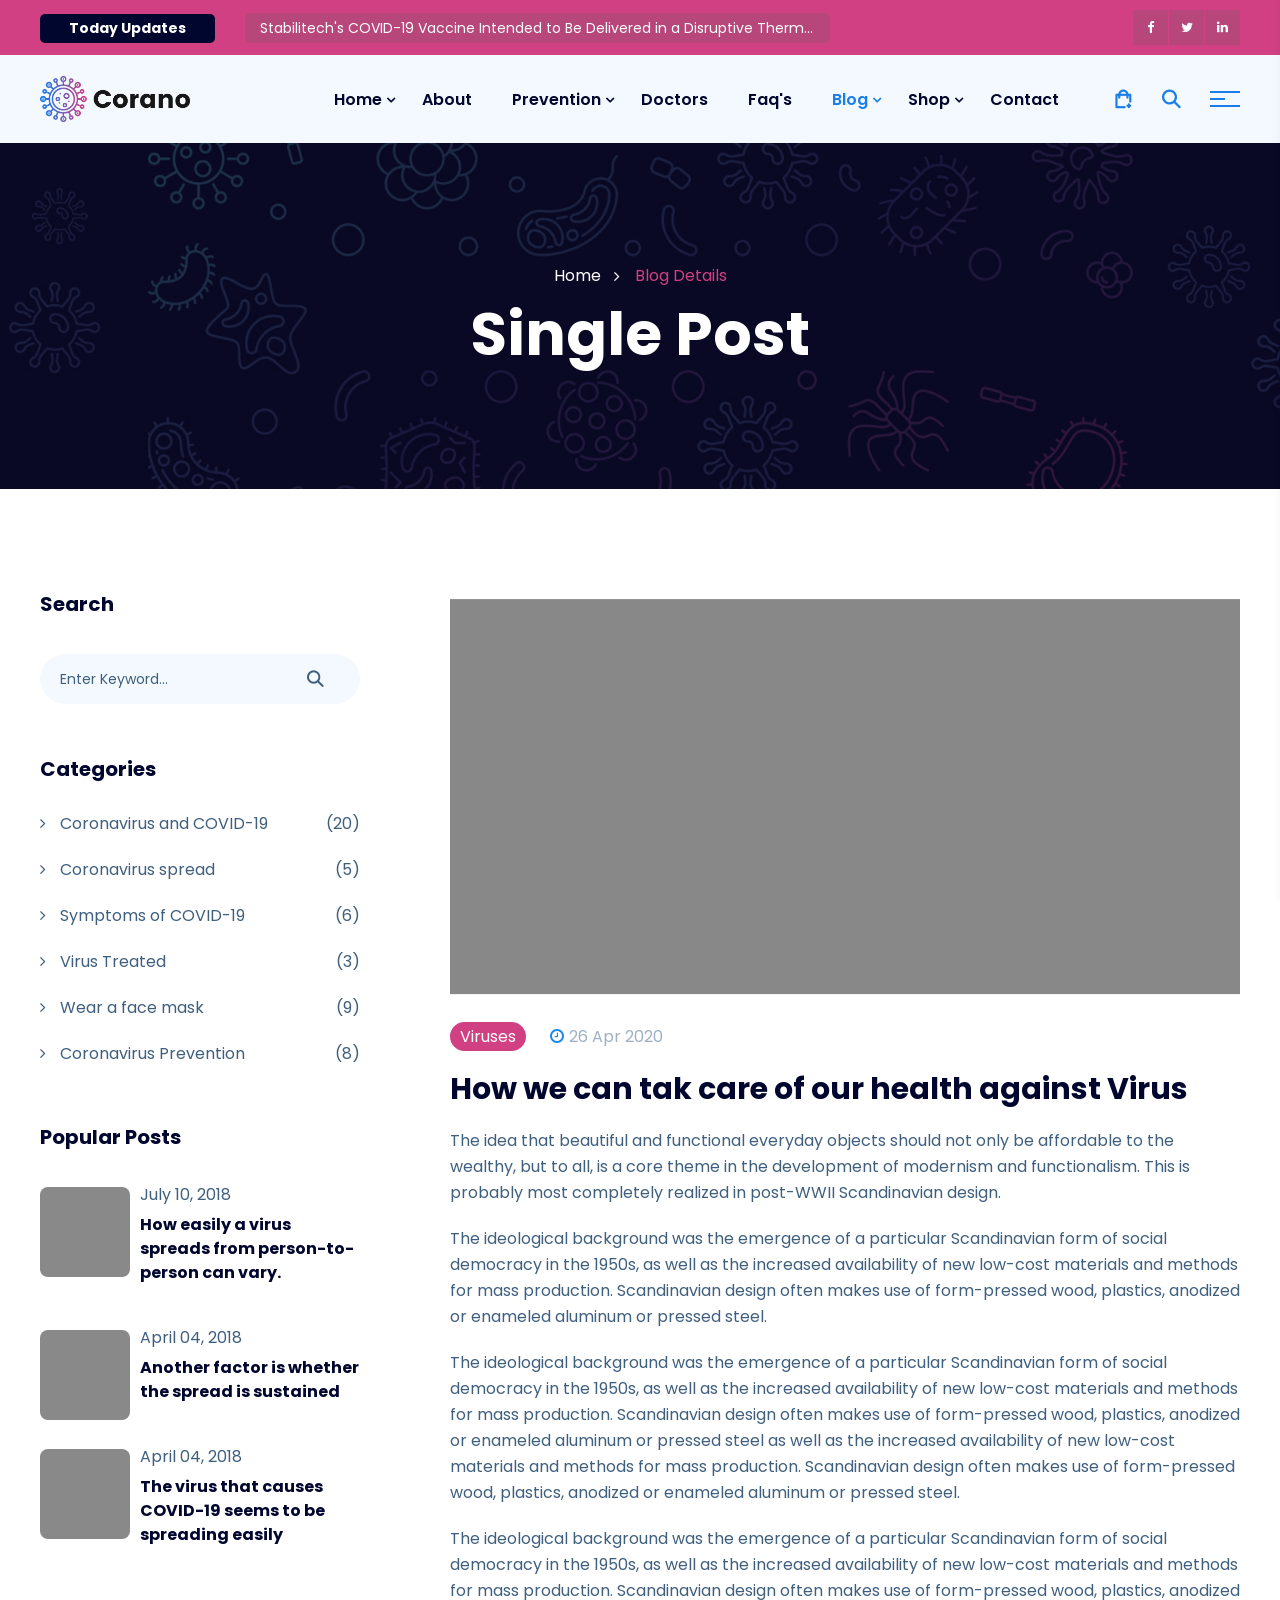
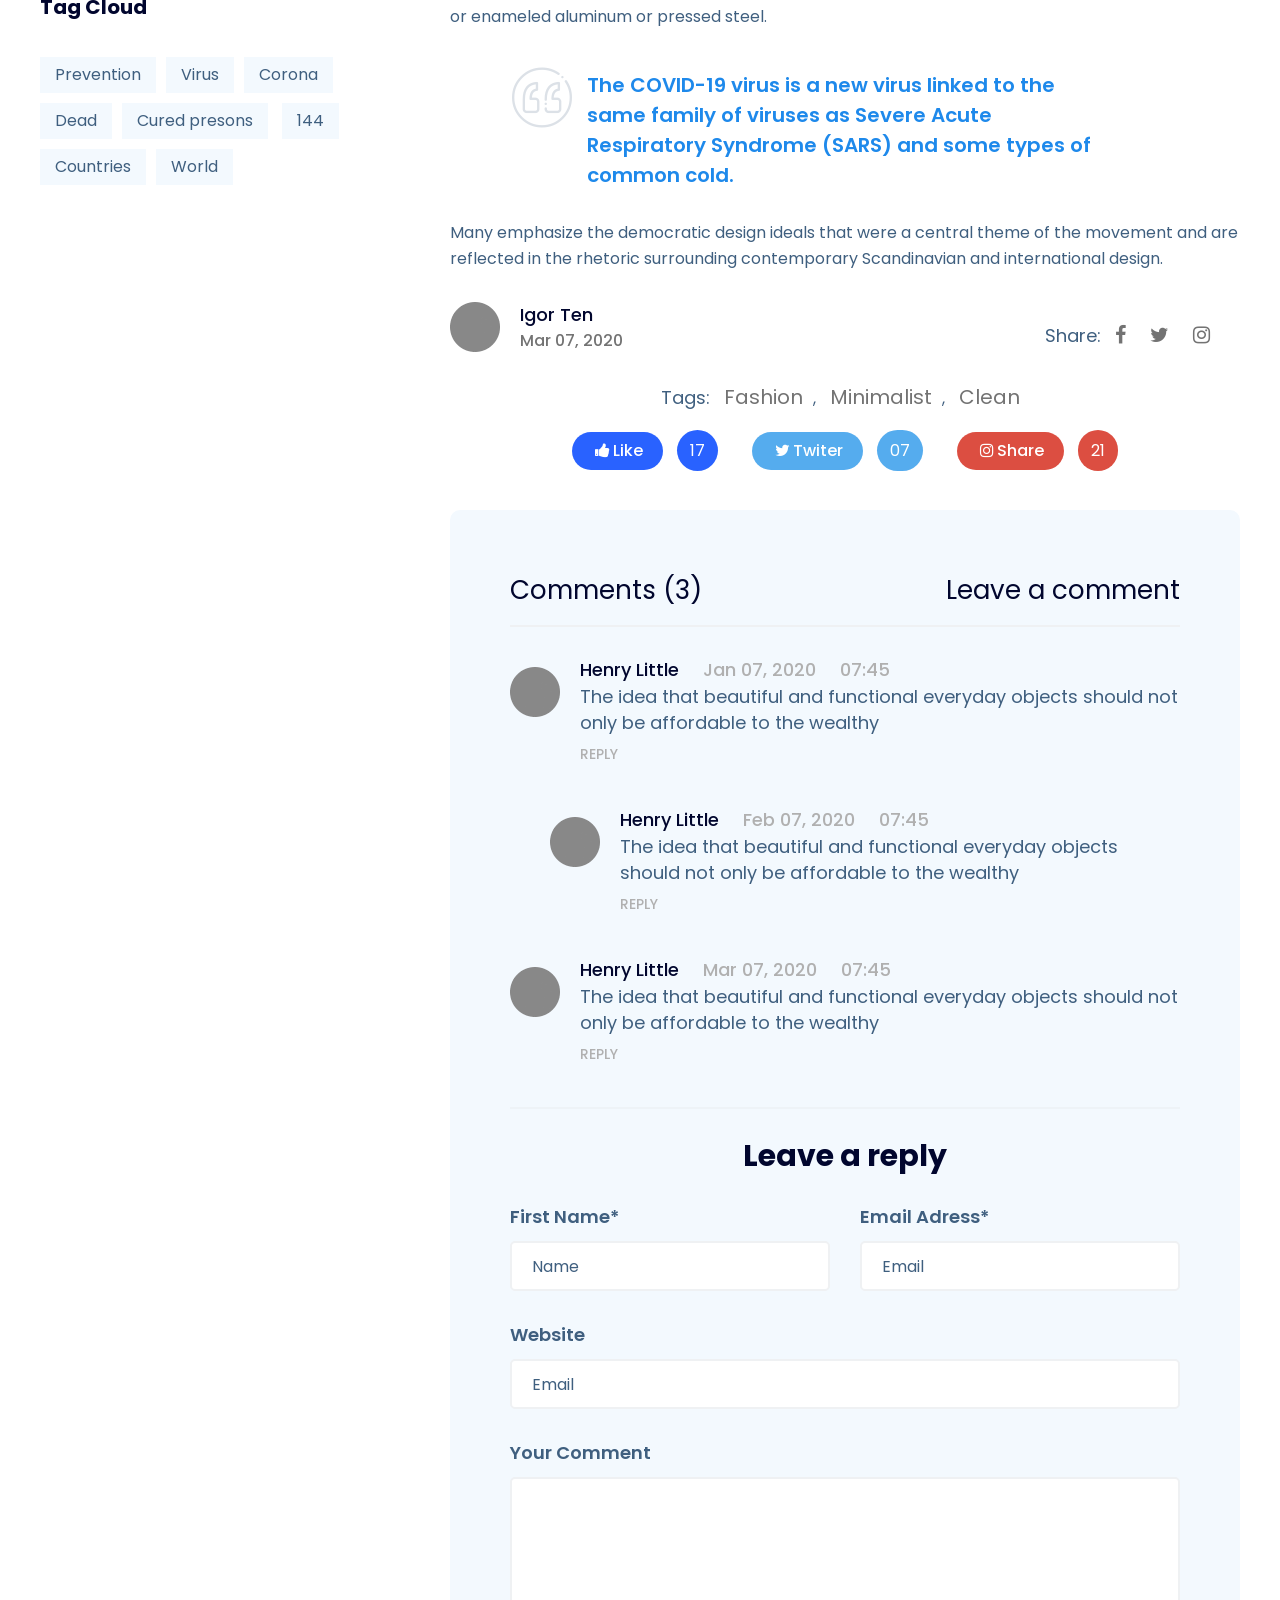
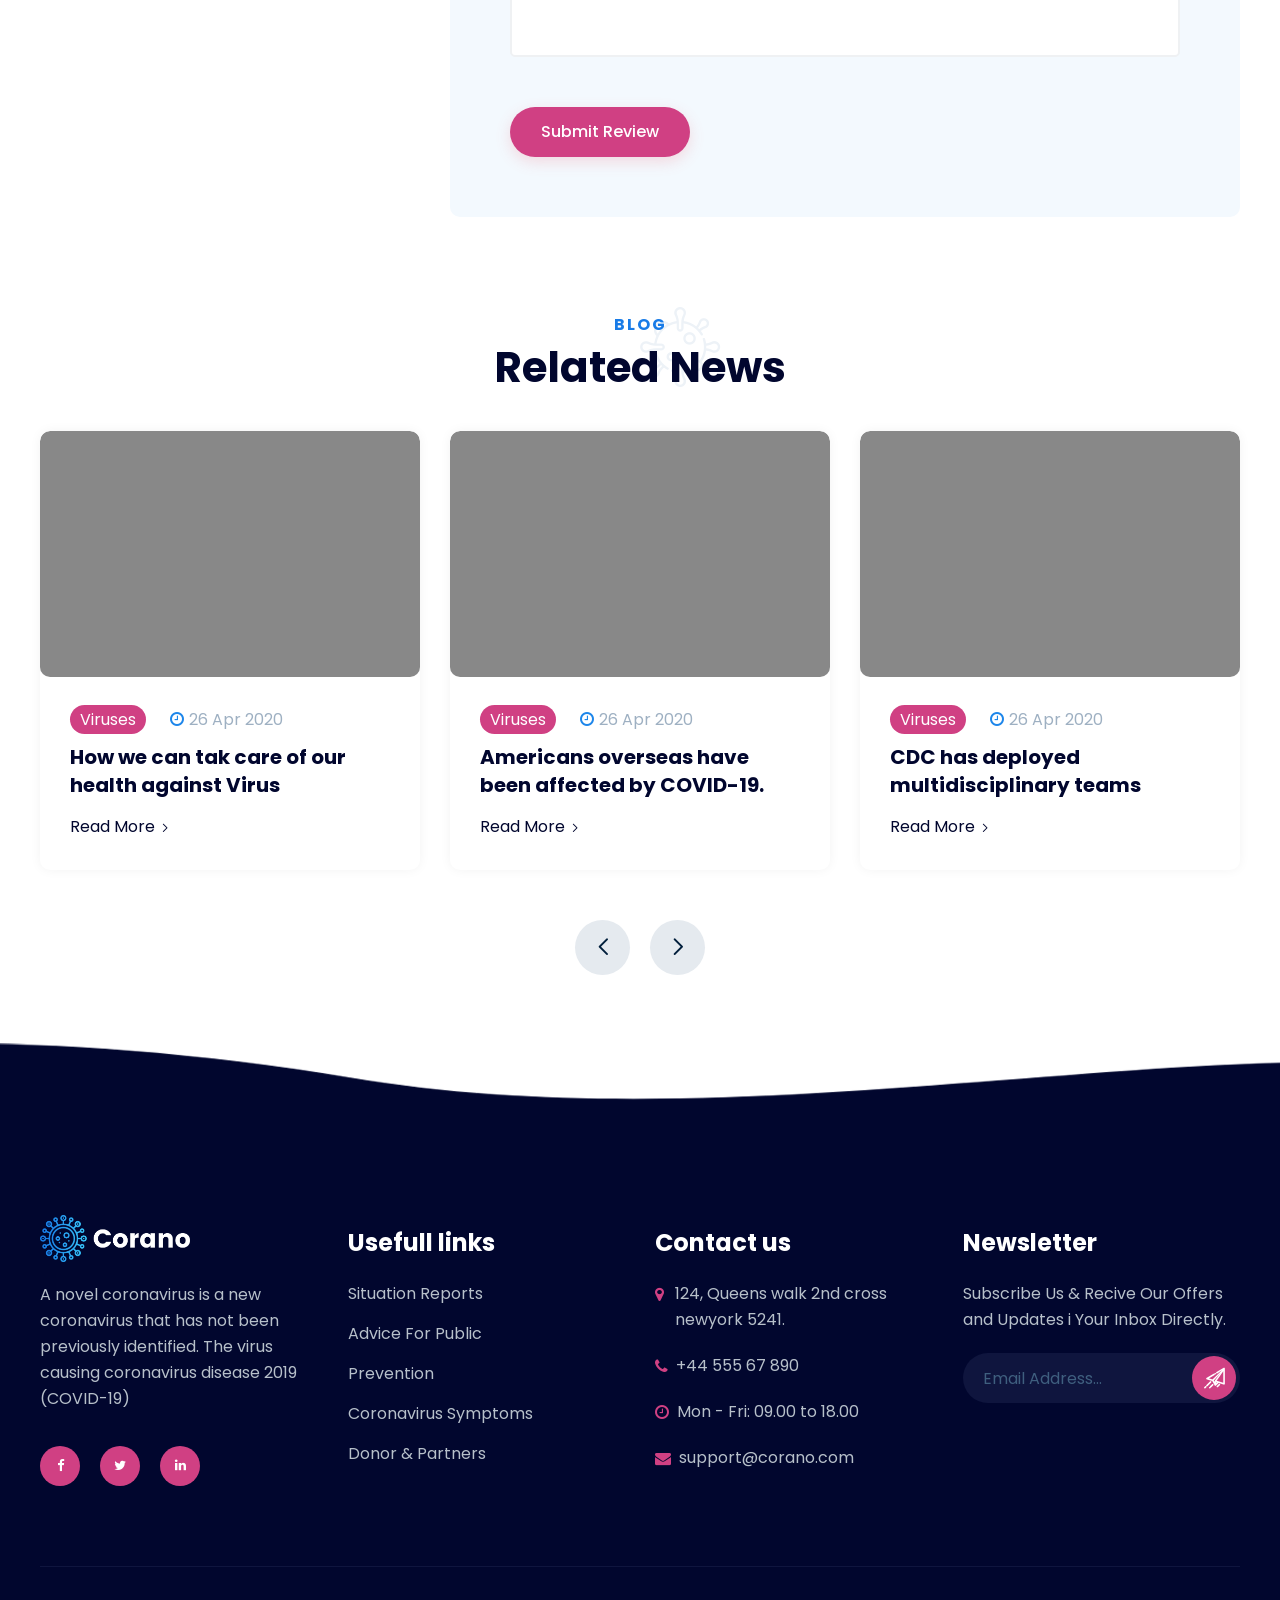
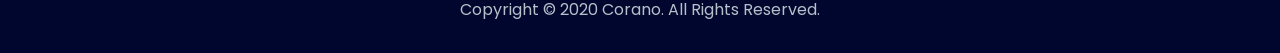
<file: html/blog-detail-sidebar.html>
<!DOCTYPE html>
<html lang="en">
   <head>
      <meta charset="utf-8">
      <meta name="title" content="Corona">
      <meta property="fb:app_id" content="312" />
      <meta property="og:type" content="Corona" />
      <meta property="og:url" content="http://steelthemes.com/demo/Elango/Corona-final" />
      <meta property="og:title" content="Corona">
      <meta property="og:image" content="http://steelthemes.com/demo/Elango/Corona-final/assets/image/fbimg-210x210.jpg">
      <meta property="og:description" content="Corona is html 5 Template">
      <meta name="full-screen" content="yes">
      <meta name="theme-color" content="#269bef ">
      <!-- Responsive -->
      <meta http-equiv="X-UA-Compatible" content="IE=edge">
      <meta name="viewport" content="width=device-width, initial-scale=1.0, maximum-scale=1.0, user-scalable=0">
      <title>Blog Details With Sidebar| corano | Responsive HTML 5 Template</title>
      <link rel="stylesheet" type="text/css" href="assets/css/bootstrap.min.css">
      <link rel="stylesheet" type="text/css" href="assets/css/style.css">
      <link rel="stylesheet" type="text/css" href="assets/fonts/font/flaticon.css">
      <!---------favicon--------------->
      <link rel="icon" type="image/png" href="assets/image/favicon-32x32.png" sizes="32x32">
      <link rel="icon" type="image/png" href="assets/image/favicon-16x16.png" sizes="16x16">
      <!---------favicon--------------->
   </head>
   <body class="home_page_one">
      <div class="page_wapper">
         <!--Start Preloader-->
         <div class="preloader">
            <div class="preloader_box">
               <div class="loader">
                  <div class="circle item0"></div>
                  <div class="circle item1"></div>
                  <div class="circle item2"></div>
               </div>
            </div>
         </div>
         <!--End Preloader-->
         <!--Header-->
         <header class="header_v2">
            <section class="header_top">
               <div class="container">
                  <div class="row">
                     <div class="col-lg-8">
                        <div class="row">
                           <div class="col-lg-3 col-md-3">
                              <div class="heading">
                                 <h2>Today Updates</h2>
                              </div>
                           </div>
                           <div class="col-lg-9 col-md-9">
                              <div class="news_inner">
                                 <div class="owl-carousel owl-theme single_items">
                                    <div class="mid-text">
                                       <p><a href="#">Stabilitech's COVID-19 Vaccine Intended to Be Delivered in a Disruptive Thermally Stable Oral Capsule</a></p>
                                    </div>
                                    <div class="mid-text">
                                       <p><a href="#"> Controlled Release Drug Delivery Market Size Worth $69.8 Billion by 2027: Grand View Research, Inc.</a></p>
                                    </div>
                                    <div class="mid-text">
                                       <p><a href="#">  Drug Delivery Market Size Worth $69.8 Billion by 2027: Grand View Research, Inc.
                                          </a>
                                       </p>
                                    </div>
                                 </div>
                              </div>
                           </div>
                        </div>
                     </div>
                     <div class="col-lg-4">
                        <div class="text_right">
                           <div class="social_media_icon">
                              <ul class="clearfix">
                                 <li>
                                    <a href="#" class="has-tooltip">
                                       <span class="fa fa-facebook"></span>
                                       <div class="c-tooltip">
                                          <div class="tooltip-inner">Facebook</div>
                                       </div>
                                    </a>
                                 </li>
                                 <li>
                                    <a href="#" class="has-tooltip">
                                       <span class="fa fa-twitter"></span>
                                       <div class="c-tooltip">
                                          <div class="tooltip-inner">Twitter</div>
                                       </div>
                                    </a>
                                 </li>
                                 <li>
                                    <a href="#" class="has-tooltip">
                                       <span class="fa fa-linkedin"></span>
                                       <div class="c-tooltip">
                                          <div class="tooltip-inner">Linkedin</div>
                                       </div>
                                    </a>
                                 </li>
                              </ul>
                           </div>
                        </div>
                     </div>
                  </div>
               </div>
            </section>
            <section class="navbar_outer">
               <div class="navbar navbar-expand-lg  bsnav bsnav-sticky bsnav-sticky-slide">
                  <div class="container">
                     <a class="navbar-brand" href="index.html"><img src="assets/image/home-1-logo.png" class="img-fluid" alt="img"></a>
                     <button class="navbar-toggler toggler-spring"><span class="navbar-toggler-icon"></span></button>
                     <div class="collapse navbar-collapse scroll-nav">
                        <ul class="navbar-nav navbar-mobile navbar_left  ml-auto" id="nav">
                           <li class="nav-item nav_item  dropdown">
                              <a class="nav-link link_hd" href="#">  Home  </a>
                              <ul class="navbar-nav submenu">
                                 <li class="nav-item"><a class="nav-link" href="index.html">Home Default 01</a></li>
                                 <li class="nav-item"><a class="nav-link" href="index-2.html">Home Default 02 <span class="new_page">new</span></a></li>
                                 <li class="nav-item"><a class="nav-link" href="index-3.html">Home Default 03 <span class="new_page">new</span></a></li>
                                 <li class="nav-item"><a class="nav-link" href="one-page-index-1.html">Home Onepage Version</a></li>
                                 <li class="nav-item"><a class="nav-link" href="rtl/index.html" target="_blank">Home Default RTL </a></li>
                                 <li class="nav-item"><a class="nav-link" href="rtl/one-page-index-1.html">Home Onepage RTL</a></li>
                              </ul>
                           </li>
                           <li class="nav-item nav_item"><a class="nav-link link_hd" href="about.html">About </a></li>
                           <li class="nav-item nav_item dropdown">
                              <a class="nav-link link_hd" href="#">  Prevention  </a>
                              <ul class="navbar-nav submenu">
                                 <li class="nav-item"><a class="nav-link" href="prevention.html">Prevention</a></li>
                                 <li class="nav-item"><a class="nav-link" href="prevention-single.html">Prevention Detail</a></li>
                              </ul>
                           </li>
                           <li class="nav-item nav_item"><a class="nav-link link_hd" href="team.html">Doctors</a></li>
                           <li class="nav-item nav_item"><a class="nav-link link_hd" href="faq.html">Faq's</a></li>
                           <li class="nav-item nav_item dropdown">
                              <a class="nav-link link_hd" href="#">  Blog  </a>
                              <ul class="navbar-nav submenu">
                                 <li class="nav-item dropdown">
                                    <a class="nav-link arrow" href="#">Blog Grid </a>
                                    <ul class="navbar-nav child_menu">
                                       <li class="nav-item"><a class="nav-link" href="blog-three-column.html">Blog Three Column</a></li>
                                       <li class="nav-item"><a class="nav-link" href="blog-four-column.html">Blog Four Column</a></li>
                                       <li class="nav-item"><a class="nav-link" href="blog-single.html">Blog With Sidebar</a></li>
                                    </ul>
                                 </li>
                                 <li class="nav-item dropdown">
                                    <a class="nav-link arrow" href="#">Blog Details </a>
                                    <ul class="navbar-nav child_menu">
                                       <li class="nav-item"><a class="nav-link" href="blog-detail-sidebar.html">With Sidebar</a></li>
                                       <li class="nav-item"><a class="nav-link" href="blog-detail.html">Without Sidebar</a></li>
                                    </ul>
                                 </li>
                              </ul>
                           </li>
                           <li class="nav-item nav_item dropdown">
                              <a class="nav-link link_hd" href="#">  Shop  </a>
                              <ul class="navbar-nav submenu">
                                 <li class="nav-item"><a class="nav-link" href="shop.html">Shop</a></li>
                                 <li class="nav-item"><a class="nav-link" href="product-details.html">Product Details</a></li>
                                 <li class="nav-item"><a class="nav-link" href="shop-cart.html">cart</a></li>
                                 <li class="nav-item"><a class="nav-link" href="checkout.html">checkout</a></li>
                              </ul>
                           </li>
                           <li class="nav-item nav_item"><a class="nav-link link_hd" href="contact.html">Contact</a></li>
                        </ul>
                        <ul class="navbar-nav navbar-mobile navbar_right">
                           <li class="nav-item  dropdown">
                              <a href="#" class="cart_btn"><i class="flaticon-add-to-cart icon"></i></a>
                           </li>
                           <li class="nav-item  dropdown">
                              <a href="#" class="topbar-one__search search-popup__toggler"><i class="flaticon-search icon"></i></a>
                           </li>
                           <li class="nav-item  dropdown">
                              <!-- /.site-header__cart -->
                              <a href="#" class="site-header__sidemenu-nav side-menu__toggler">
                                 <span class="site-header__sidemenu-nav-line"></span>
                                 <!-- /.site-header__sidemenu-nav-line -->
                                 <span class="site-header__sidemenu-nav-line"></span>
                                 <!-- /.site-header__sidemenu-nav-line -->
                                 <span class="site-header__sidemenu-nav-line"></span>
                                 <!-- /.site-header__sidemenu-nav-line -->
                                 <!-- /.site-header__sidemenu -->
                              </a>
                           </li>
                        </ul>
                     </div>
                  </div>
               </div>
            </section>
         </header>
         <!--Header-->
         <!------main-content------>
         <main class="main-content">
            <section class="page_title">
               <div class="container">
                  <div class="row">
                     <div class="col-lg-12 d-flex">
                        <div class="content_box">
                           <ul class="bread_crumb text-center">
                              <li class="bread_crumb-item"><a href="#">Home</a></li>
                              <li class="bread_crumb-item active">Blog Details</li>
                           </ul>
                           <h1>Single Post</h1>
                        </div>
                     </div>
                  </div>
               </div>
            </section>
            <div class="single_blog_box">
               <div class="container">
                  <div class="row">
                     <div class="col-lg-4 col-md-12 col-sm-12">
                        <div class="blog_side_bar_left">
                           <!----search-box---->
                           <div class="search_bar">
                              <h2 class="sub_head">Search</h2>
                              <div class="srch_input">
                                 <input type="text" name="search" id="search" placeholder="Enter Keyword..." autocomplete="off" />
                                 <button type="submit" class="search"><span class="flaticon-search"></span></button>
                              </div>
                           </div>
                           <!----search-box---->
                           <!----Categories---->
                           <div class="categories">
                              <h2 class="sub_head">Categories</h2>
                              <ul>
                                 <li><a href="#">Coronavirus and COVID-19<span>(20)</span></a></li>
                                 <li><a href="#"> Coronavirus spread<span>(5)</span></a></li>
                                 <li><a href="#">Symptoms of COVID-19<span> (6)</span></a></li>
                                 <li><a href="#">Virus Treated<span>(3)</span></a></li>
                                 <li><a href="#">Wear a face mask<span>(9)</span></a></li>
                                 <li><a href="#">Coronavirus Prevention<span> (8)</span></a></li>
                              </ul>
                           </div>
                           <!----Categories---->
                           <!---Popular Posts--->
                           <div class="popular_posts">
                              <h2 class="sub_head">Popular Posts</h2>
                              <div class="posts_box">
                                 <a href="#"><img src="assets/image/resources/popular-post-1.jpg" class="img-fluid" alt="popular_post" /></a>
                                 <div class="post_content">
                                    <p> July 10, 2018</p>
                                    <h2><a href="#">How easily a virus spreads from person-to-person can vary.</a></h2>
                                 </div>
                              </div>
                              <div class="posts_box">
                                 <a href="#"><img src="assets/image/resources/popular-post-1.jpg" class="img-fluid" alt="popular_post" /></a>
                                 <div class="post_content">
                                    <p> April 04, 2018</p>
                                    <h2><a href="#"> Another factor is whether the spread is sustained</a></h2>
                                 </div>
                              </div>
                              <div class="posts_box">
                                 <a href="#"><img src="assets/image/resources/popular-post-1.jpg" class="img-fluid" alt="popular_post" /></a>
                                 <div class="post_content">
                                    <p> April 04, 2018</p>
                                    <h2><a href="#">The virus that causes COVID-19 seems to be spreading easily </a></h2>
                                 </div>
                              </div>
                           </div>
                           <!---Popular Posts--->
                           <!----TAG CLOUD----->
                           <div class="tag_cloud">
                              <h2 class="sub_head">Tag Cloud</h2>
                              <div class="tags">
                                 <a href="#">Prevention</a><a href="#">Virus</a><a href="#">Corona</a>
                                 <a href="#">Dead</a><a href="#">Cured presons</a>
                                 <a href="#">144</a><a href="#">Countries</a><a href="#">World</a>
                              </div>
                           </div>
                           <!----TAG CLOUD----->
                        </div>
                     </div>
                     <div class="col-lg-8 col-md-12 col-sm-12 col-xs-12">
                        <!--------list-of categories-------->
                        <div class="blog_details_content">
                           <div class="image_box">
                              <div class="row">
                                 <div class="col-lg-12">
                                    <div class="owl-carousel one_items">
                                       <div class="image">
                                          <img src="assets/image/resources/blo-single-1.jpg" class="img-fluid" alt="img" />
                                       </div>
                                    </div>
                                 </div>
                              </div>
                           </div>
                           <ul class="tags_upper">
                              <li><a href="# " class="category ">Viruses</a></li>
                              <li><a href="# " class="date "><span class="fa fa-clock-o"></span>26 Apr 2020</a></li>
                           </ul>
                           <h2 class="heading">How we can tak care of our health against Virus </h2>
                           <p class="description">The idea that beautiful and functional everyday objects should not only be affordable to the wealthy, but to all, is a core theme in the development of modernism and functionalism. This is probably most completely realized
                              in post-WWII Scandinavian design. 
                           </p>
                           <div class="content_box">
                              <p class="description">The ideological background was the emergence of a particular Scandinavian form of social democracy in the 1950s, as well as the increased availability of new low-cost materials and methods for mass production. Scandinavian
                                 design often makes use of form-pressed wood, plastics, anodized or enameled aluminum or pressed steel.
                              </p>
                              <p class="description">The ideological background was the emergence of a particular Scandinavian form of social democracy in the 1950s, as well as the increased availability of new low-cost materials and methods for mass production. Scandinavian
                                 design often makes use of form-pressed wood, plastics, anodized or enameled aluminum or pressed steel as well as the increased availability of new low-cost materials and methods for mass production. Scandinavian
                                 design often makes use of form-pressed wood, plastics, anodized or enameled aluminum or pressed steel.
                              </p>
                              <p class="description">The ideological background was the emergence of a particular Scandinavian form of social democracy in the 1950s, as well as the increased availability of new low-cost materials and methods for mass production. Scandinavian
                                 design often makes use of form-pressed wood, plastics, anodized or enameled aluminum or pressed steel.
                              </p>
                              <div class="quotes clearfix">
                                 <div class="row">
                                    <div class="col-lg-2 col-md-2 col-sm-12 col-xs-12"></div>
                                    <div class="col-lg-8 col-md-8 col-sm-12 col-xs-12">
                                       <div class="para_quotes">
                                          <span class="flaticon-quote"></span>
                                          <p>The COVID-19 virus is a new virus linked to the same family of viruses as Severe Acute Respiratory Syndrome (SARS) and some types of common cold. </p>
                                       </div>
                                    </div>
                                    <div class="col-lg-2 col-md-2 col-sm-12 col-xs-12"></div>
                                 </div>
                              </div>
                              <p>Many emphasize the democratic design ideals that were a central theme of the movement and are reflected in the rhetoric surrounding contemporary Scandinavian and international design.
                              </p>
                              <div class="authour_box clearfix">
                                 <div class="authour_details">
                                    <img src="assets/image/resources/review-1.png" class="img-fluid" alt="img" />
                                    <div class="content_box">
                                       <h2>Igor Ten</h2>
                                       <span>Mar 07, 2020 </span>
                                    </div>
                                 </div>
                                 <div class="media_icons">
                                    <ul>
                                       <li>Share:</li>
                                       <li> <a><i class="fa fa-facebook"></i></a></li>
                                       <li> <a><i class="fa fa-twitter"></i></a></li>
                                       <li> <a><i class="fa fa-instagram"></i></a></li>
                                    </ul>
                                 </div>
                              </div>
                              <div class="media_tags text-center">
                                 <ul class="tags">
                                    <li>Tags:</li>
                                    <li><a>Fashion</a>,</li>
                                    <li><a>Minimalist</a>,</li>
                                    <li><a>Clean</a></li>
                                 </ul>
                                 <ul class="media_status text-center">
                                    <li>
                                       <span class="btnn one"><a href="#"><i class="fa fa-thumbs-up icn"></i>Like</a></span>
                                       <span class="one count-media">17</span>
                                    </li>
                                    <li>
                                       <span class="btnn two"><a href="#"><i class="fa fa-twitter icn"></i>Twiter</a></span>
                                       <span class="two  count-media">07</span>
                                    </li>
                                    <li>
                                       <span class="btnn three"><a href="#"><i class="fa fa-instagram icn"></i>Share</a></span>
                                       <span class="three count-media">21</span>
                                    </li>
                                 </ul>
                              </div>
                           </div>
                           <div class="blog_detail_comment">
                              <div class="comment_inner">
                                 <ul class="comment_heading">
                                    <li>Comments (3)</li>
                                    <li>Leave a comment</li>
                                 </ul>
                                 <div class="comment_content_outer">
                                    <!----comment-----one--------------->
                                    <div class="comment_content_inner">
                                       <div class="image">
                                          <img src="assets/image/resources/review-3.png" class="img-fluid" alt="img" />
                                       </div>
                                       <div class="content_text">
                                          <ul>
                                             <li class="first">Henry Little</li>
                                             <li>Jan 07, 2020 </li>
                                             <li> 07:45 </li>
                                          </ul>
                                          <h6>The idea that beautiful and functional everyday objects should not only be affordable to the wealthy</h6>
                                          <span>Reply</span>
                                       </div>
                                    </div>
                                 </div>
                                 <div class="comment_content_outer two">
                                    <!----comment-----two--------------->
                                    <div class="comment_content_inner">
                                       <div class="image">
                                          <img src="assets/image/resources/review-2.png" class="img-fluid" alt="img" />
                                       </div>
                                       <div class="content_text">
                                          <ul>
                                             <li class="first">Henry Little</li>
                                             <li>Feb 07, 2020 </li>
                                             <li> 07:45 </li>
                                          </ul>
                                          <h6>The idea that beautiful and functional everyday objects should not only be affordable to the wealthy</h6>
                                          <span>Reply</span>
                                       </div>
                                    </div>
                                 </div>
                                 <div class="comment_content_outer">
                                    <!----comment-----two--------------->
                                    <div class="comment_content_inner">
                                       <div class="image">
                                          <img src="assets/image/resources/review-1.png" class="img-fluid" alt="img" />
                                       </div>
                                       <div class="content_text">
                                          <ul>
                                             <li class="first">Henry Little</li>
                                             <li>Mar 07, 2020 </li>
                                             <li> 07:45 </li>
                                          </ul>
                                          <h6>The idea that beautiful and functional everyday objects should not only be affordable to the wealthy</h6>
                                          <span>Reply</span>
                                       </div>
                                    </div>
                                 </div>
                              </div>
                              <div class="comment_reply">
                                 <h2 class="text-center">Leave a reply</h2>
                                 <div class="form_inner">
                                    <form>
                                       <div class="row">
                                          <div class="col-lg-6">
                                             <div class="form-group ">
                                                <label>First Name*</label>
                                                <input type="text" name="name" placeholder="Name" value="" />
                                             </div>
                                          </div>
                                          <div class=" col-lg-6">
                                             <div class="form-group ">
                                                <label>Email Adress*  </label>
                                                <input type="text" name="email" placeholder="Email" value="" />
                                             </div>
                                          </div>
                                          <div class=" col-lg-12">
                                             <div class="form-group ">
                                                <label>Website  </label>
                                                <input type="text" name="email" placeholder="Email" value="" />
                                             </div>
                                          </div>
                                          <div class=" col-lg-12">
                                             <div class="form-group texta">
                                                <label>Your Comment</label>
                                                <textarea name="message" placeholder="message" rows="6"> </textarea>
                                             </div>
                                          </div>
                                       </div>
                                       <div class="row comment_reply-btn ">
                                          <div class=" col-lg-12">
                                             <button type="submit" class="theme_btn tp_one">Submit Review</button>
                                          </div>
                                       </div>
                                    </form>
                                 </div>
                              </div>
                           </div>
                        </div>
                     </div>
                  </div>
               </div>
            </div>
            <section class="blog type_two bg_white blog_details">
               <div class="container">
                  <div class="row">
                     <div class="col-lg-12">
                        <div class="heading icon_dark text-center  tp_one">
                           <h6>Blog</h6>
                           <h1>Related News </h1>
                           <span class="flaticon-virus icon"></span>
                        </div>
                     </div>
                  </div>
                  <div class="row">
                     <div class="col-lg-12 padding_zero">
                        <div class=" owl-carousel four_items ">
                           <div class="blog_box type_one ">
                              <div class=" image_box ">
                                 <img src="assets/image/resources/blog-1.jpg " class="img-fluid " alt="img " />
                                 <div class="overlay ">
                                    <a href="https://www.youtube.com/watch?v=nfP5N9Yc72A&amp;t=28s " data-fancybox="gallery " data-caption=" ">
                                    <span class="flaticon-video-camera "></span>
                                    </a>
                                 </div>
                              </div>
                              <div class="content_box ">
                                 <div class="upper_box ">
                                    <ul>
                                       <li><a href="# " class="category ">Viruses</a></li>
                                       <li><a href="# " class="date "><span class="fa fa-clock-o "></span>26 Apr 2020</a></li>
                                    </ul>
                                 </div>
                                 <div class="lower_box ">
                                    <h2><a href="blog-single.html ">How we can tak care of our health against Virus </a></h2>
                                    <a href="blog-single.html " class="read_more tp_one ">Read More<span class="flaticon-next "></span></a>
                                 </div>
                              </div>
                           </div>
                           <div class="blog_box type_one ">
                              <div class="image_box ">
                                 <img src="assets/image/resources/blog-2.jpg " class="img-fluid " alt="img " />
                                 <div class="overlay ">
                                    <a href="assets/image/resources/blog-3.jpg " data-fancybox="gallery " data-caption=" ">
                                    <span class="flaticon-image zoom_icon "></span>
                                    </a>
                                 </div>
                              </div>
                              <div class="content_box ">
                                 <div class="upper_box clearfix ">
                                    <ul>
                                       <li><a href="# " class="category ">Viruses</a></li>
                                       <li><a href="# " class="date "><span class="fa fa-clock-o "></span>26 Apr 2020</a></li>
                                    </ul>
                                 </div>
                                 <div class="lower_box ">
                                    <h2><a href="blog-single.html ">Americans overseas  have been affected by COVID-19. </a></h2>
                                    <a href="blog-single.html " class="read_more tp_one ">Read More<span class="flaticon-next "></span></a>
                                 </div>
                              </div>
                           </div>
                           <div class="blog_box type_one ">
                              <div class="image_box ">
                                 <img src="assets/image/resources/blog-4.jpg " class="img-fluid " alt="img " />
                                 <div class="overlay ">
                                    <a href="https://www.youtube.com/watch?v=nfP5N9Yc72A&amp;t=28s " data-fancybox="gallery " data-caption=" ">
                                    <span class="flaticon-video-camera "></span>
                                    </a>
                                 </div>
                              </div>
                              <div class="content_box ">
                                 <div class="upper_box ">
                                    <ul>
                                       <li><a href="# " class="category ">Viruses</a></li>
                                       <li><a href="# " class="date "><span class="fa fa-clock-o "></span>26 Apr 2020</a></li>
                                    </ul>
                                 </div>
                                 <div class="lower_box ">
                                    <h2><a href="blog-single.html ">CDC has deployed multidisciplinary teams  </a></h2>
                                    <a href="blog-single.html " class="read_more tp_one ">Read More<span class="flaticon-next "></span></a>
                                 </div>
                              </div>
                           </div>
                           <div class="blog_box type_one ">
                              <div class="image_box ">
                                 <img src="assets/image/resources/blog-3.jpg " class="img-fluid " alt="img " />
                                 <div class="overlay ">
                                    <a href="assets/image/resources/blog-3.jpg " data-fancybox="gallery " data-caption=" ">
                                    <span class="flaticon-image zoom_icon "></span>
                                    </a>
                                 </div>
                              </div>
                              <div class="content_box ">
                                 <div class="upper_box ">
                                    <ul>
                                       <li><a href="# " class="category ">Viruses</a></li>
                                       <li><a href="# " class="date "><span class="fa fa-clock-o "></span>26 Apr 2020</a></li>
                                    </ul>
                                 </div>
                                 <div class="lower_box ">
                                    <h2><a href="blog-single.html ">People at higher risk of serious COVID-19 illness</a></h2>
                                    <a href="blog-single.html " class="read_more tp_one ">Read More<span class="flaticon-next "></span></a>
                                 </div>
                              </div>
                           </div>
                        </div>
                     </div>
                  </div>
               </div>
            </section>
            <section class="footer type_two ">
               <div class="footer_layer" style="background-image: url(assets/image/resources/footer-bg1.png);"></div>
               <div class="container ">
                  <div class="row ">
                     <div class="col-lg-3 col-xs-12 ">
                        <div class="footer_widgets tp_two first ">
                           <h3 class="widgets_title logo ">
                              <a href="index.html "><img src="assets/image/home-1-logo-white.png " class="img-fluid " alt="logo "></a>
                           </h3>
                           <div class="inner_widgets ">
                              <p>A novel coronavirus is a new coronavirus that has not been previously identified. The virus causing coronavirus disease 2019 (COVID-19)</p>
                              <div class="social_media_icon ">
                                 <ul class="clearfix ">
                                    <li>
                                       <a href="# " class="has-tooltip ">
                                          <span class="fa fa-facebook "></span>
                                          <div class="c-tooltip ">
                                             <div class="tooltip-inner ">Facebook</div>
                                          </div>
                                       </a>
                                    </li>
                                    <li>
                                       <a href="# " class="has-tooltip ">
                                          <span class="fa fa-twitter "></span>
                                          <div class="c-tooltip ">
                                             <div class="tooltip-inner ">Twitter</div>
                                          </div>
                                       </a>
                                    </li>
                                    <li>
                                       <a href="# " class="has-tooltip ">
                                          <span class="fa fa-linkedin "></span>
                                          <div class="c-tooltip ">
                                             <div class="tooltip-inner ">Linkedin</div>
                                          </div>
                                       </a>
                                    </li>
                                 </ul>
                              </div>
                           </div>
                        </div>
                     </div>
                     <div class="col-lg-3 col-md-4 col-sm-6 col-xs-12 ">
                        <div class="footer_widgets tp_two ">
                           <h3 class="widgets_title ">Usefull links</h3>
                           <div class="inner_widgets ">
                              <ul>
                                 <li><a href="# ">Situation Reports</a></li>
                                 <li><a href="# ">Advice For Public</a></li>
                                 <li><a href="# ">Prevention</a></li>
                                 <li><a href="# ">Coronavirus Symptoms</a></li>
                                 <li><a href="# ">Donor & Partners</a></li>
                              </ul>
                           </div>
                        </div>
                     </div>
                     <div class="col-lg-3 col-md-4 col-sm-6 col-xs-12 ">
                        <div class="footer_widgets tp_two ">
                           <h3 class="widgets_title ">Contact us</h3>
                           <div class="inner_widgets ">
                              <div class="text_box ">
                                 <span class="fa fa-map-marker"></span>
                                 <p>124, Queens walk 2nd cross newyork 5241.</p>
                              </div>
                              <div class="text_box ">
                                 <span class="fa fa-phone"></span>
                                 <p>+44 555 67 890</p>
                              </div>
                              <div class="text_box ">
                                 <span class="fa fa-clock-o"></span>
                                 <p>Mon - Fri: 09.00 to 18.00</p>
                              </div>
                              <div class="text_box ">
                                 <span class="fa fa-envelope"></span>
                                 <p>support@corano.com</p>
                              </div>
                           </div>
                        </div>
                     </div>
                     <div class="col-lg-3 col-md-4 col-sm-12 col-xs-12 ">
                        <div class="footer_widgets tp_two ">
                           <h3 class="widgets_title ">Newsletter</h3>
                           <div class="inner_widgets ">
                              <p class="sub_description ">Subscribe Us &amp; Recive Our Offers and Updates i Your Inbox Directly.</p>
                              <form>
                                 <input type="email" name="email" placeholder="Email Address... " />
                                 <button class="sub_btn" type="submit"><span class="flaticon-paper-plane "></span></button>
                              </form>
                           </div>
                        </div>
                     </div>
                  </div>
                  <div class="footer_last type_two ">
                     <div class="row ">
                        <div class="col-lg-12 text-center ">
                           <p>Copyright © 2020 Corano. All Rights Reserved.</p>
                        </div>
                     </div>
                  </div>
               </div>
            </section>
            <!-------------main-centent-end--------------->
         </main>
         <!-------------pagewapper-end--------------->
      </div>
      <!--Scroll to top-->
      <a href="# " id="scroll" class="default-bg " style="display: inline;"><span class="fa fa-angle-up "></span></a>
      <!---------mbile-navbar----->
      <div class="bsnav-mobile ">
         <div class="bsnav-mobile-overlay"></div>
         <div class="navbar ">
            <button class="navbar-toggler toggler-spring mobile-toggler"><span class="fa fa-close "></span></button>
         </div>
      </div>
      <!---------mbile-navbar----->
      <!-- /.side-menu__block -->
      <div class="side-menu__block">
         <div class="side-menu__block-overlay custom-cursor__overlay">
            <div class="cursor "></div>
            <div class="cursor-follower"></div>
         </div>
         <!-- /.side-menu__block-overlay -->
         <div class="side-menu__block-inner">
            <div class="row ">
               <div class="col-lg-12 ">
                  <div class="logo_site ">
                     <a href="index.html "><img src="assets/image/home-1-logo.png" alt="logo " /></a>
                  </div>
                  <div class="side-menu__block-contact ">
                     <h2>Quick Online Consultancy Only on Few Minutes</h2>
                     <div class="form_outer ">
                        <form>
                           <div class="from_group ">
                              <input type="text" name="name" placeholder="Name " />
                           </div>
                           <div class="from_group ">
                              <input type="email" name="email" placeholder="Email " />
                           </div>
                           <div class="from_group">
                              <input type="text" name="phone" placeholder="Phone " />
                           </div>
                           <div class="from_group">
                              <textarea rows="4" placeholder="Share Your Thoughts "></textarea>
                           </div>
                           <div class="from_group ">
                              <button  class="theme_btn tp_two" type="submit">Contact Us</button>
                           </div>
                        </form>
                     </div>
                  </div>
                  <!-- /.side-menu__block-contact -->
                  <div class="side-menu__block-contact ">
                     <h3 class="side-menu__block__title ">Contact Us</h3>
                     <!-- /.side-menu__block__title -->
                     <ul class="side-menu__block-contact__list ">
                        <li class="side-menu__block-contact__list-item ">
                           <i class="fa fa-map-marker "></i> Rock St 12, Newyork City, USA
                        </li>
                        <!-- /.side-menu__block-contact__list-item -->
                        <li class="side-menu__block-contact__list-item ">
                           <i class="fa fa-phone "></i>
                           <a href="tel:526-236-895-4732 ">(526) 236-895-4732</a>
                        </li>
                        <!-- /.side-menu__block-contact__list-item -->
                        <li class="side-menu__block-contact__list-item ">
                           <i class="fa fa-envelope "></i>
                           <a href="mailto:example@mail.com ">example@mail.com</a>
                        </li>
                        <!-- /.side-menu__block-contact__list-item -->
                        <li class="side-menu__block-contact__list-item ">
                           <i class="fa fa-clock-o "></i> Week Days: 09.00 to 18.00 Sunday: Closed
                        </li>
                        <!-- /.side-menu__block-contact__list-item -->
                     </ul>
                     <!-- /.side-menu__block-contact__list -->
                  </div>
                  <!-- /.side-menu__block-contact -->
                  <p class="side-menu__block__text site-footer__copy-text "><a href="# ">corano</a> <i class="fa fa-copyright "></i> 2020 All Right Reserved</p>
               </div>
            </div>
            <!-- /.side-menu__block-inner -->
         </div>
      </div>
      <!-- /.side-menu__block -->
      <!-- /.search-popup -->
      <div class="search-popup">
         <div class="search-popup__overlay custom-cursor__overlay">
            <div class="cursor "></div>
            <div class="cursor-follower "></div>
         </div>
         <!-- /.search-popup__overlay -->
         <div class="search-popup__inner ">
            <form action="# " class="search-popup__form ">
               <input type="text" name="search" placeholder="Type here to Search.... ">
               <button type="submit"><i class="flaticon-magnifying-glass "></i></button>
            </form>
         </div>
         <!-- /.search-popup__inner -->
      </div>
      <!-- /.search-popup -->
      <!-----------------------------------script-------------------------------------->
      <script src="assets/js/jquery.js "></script>
      <script src="assets/js/popper.min.js "></script>
      <script src="assets/js/bootstrap.min.js "></script>
      <script src="assets/js/bsnav.min.js "></script>
      <script src="assets/js/jquery-ui.js "></script>

      <script src="assets/js/wow.js "></script>
      <script src="assets/js/owl.js "></script>
      <script src="assets/js/jquery.fancybox.js "></script>
      <script src="assets/js/TweenMax.min.js "></script>
      <script src="assets/js/validator.min.js "></script>
      <script src="assets/js/appear.js "></script>
      <script src="assets/js/moment.js "></script>
      <script src="assets/js/jquery.flexslider-min.js"></script>
      <script src="assets/js/pagenav.js"></script>
      <script src="assets/js/custom.js "></script>
   </body>
</html>
</file>
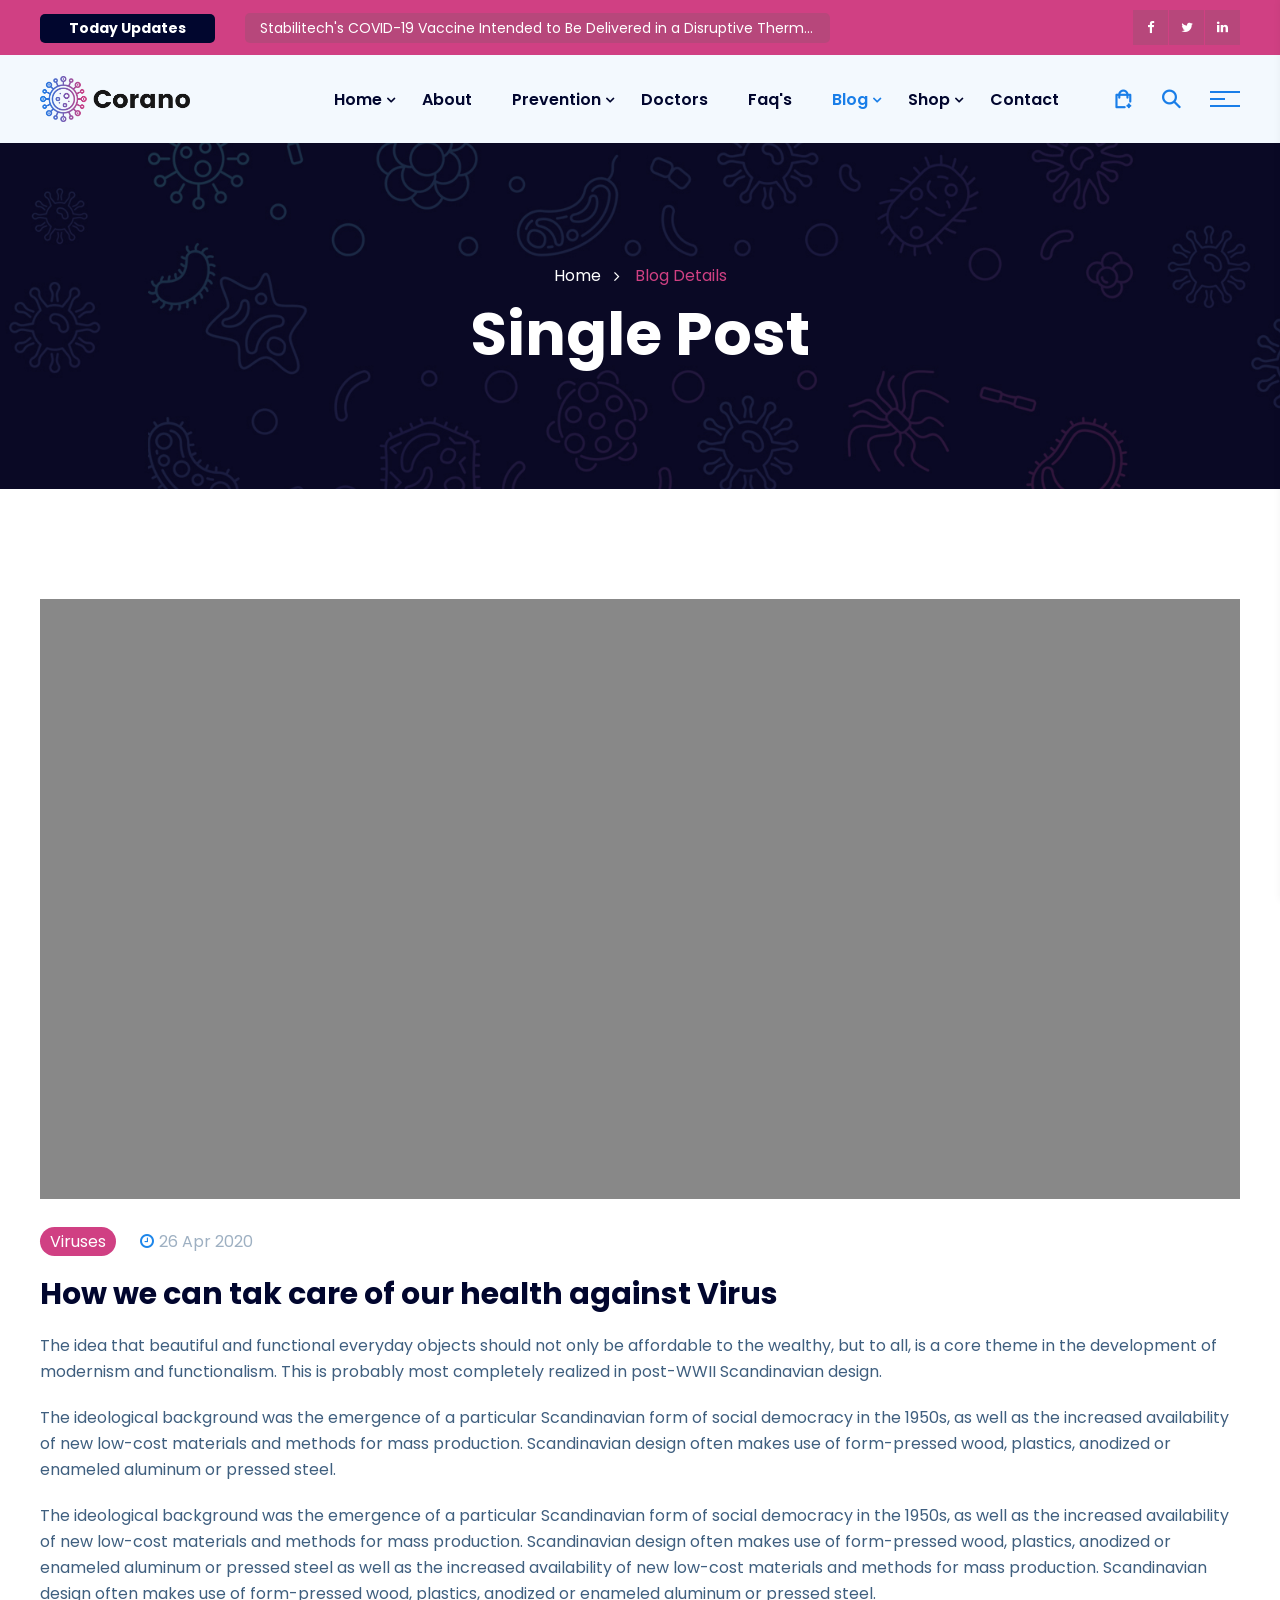
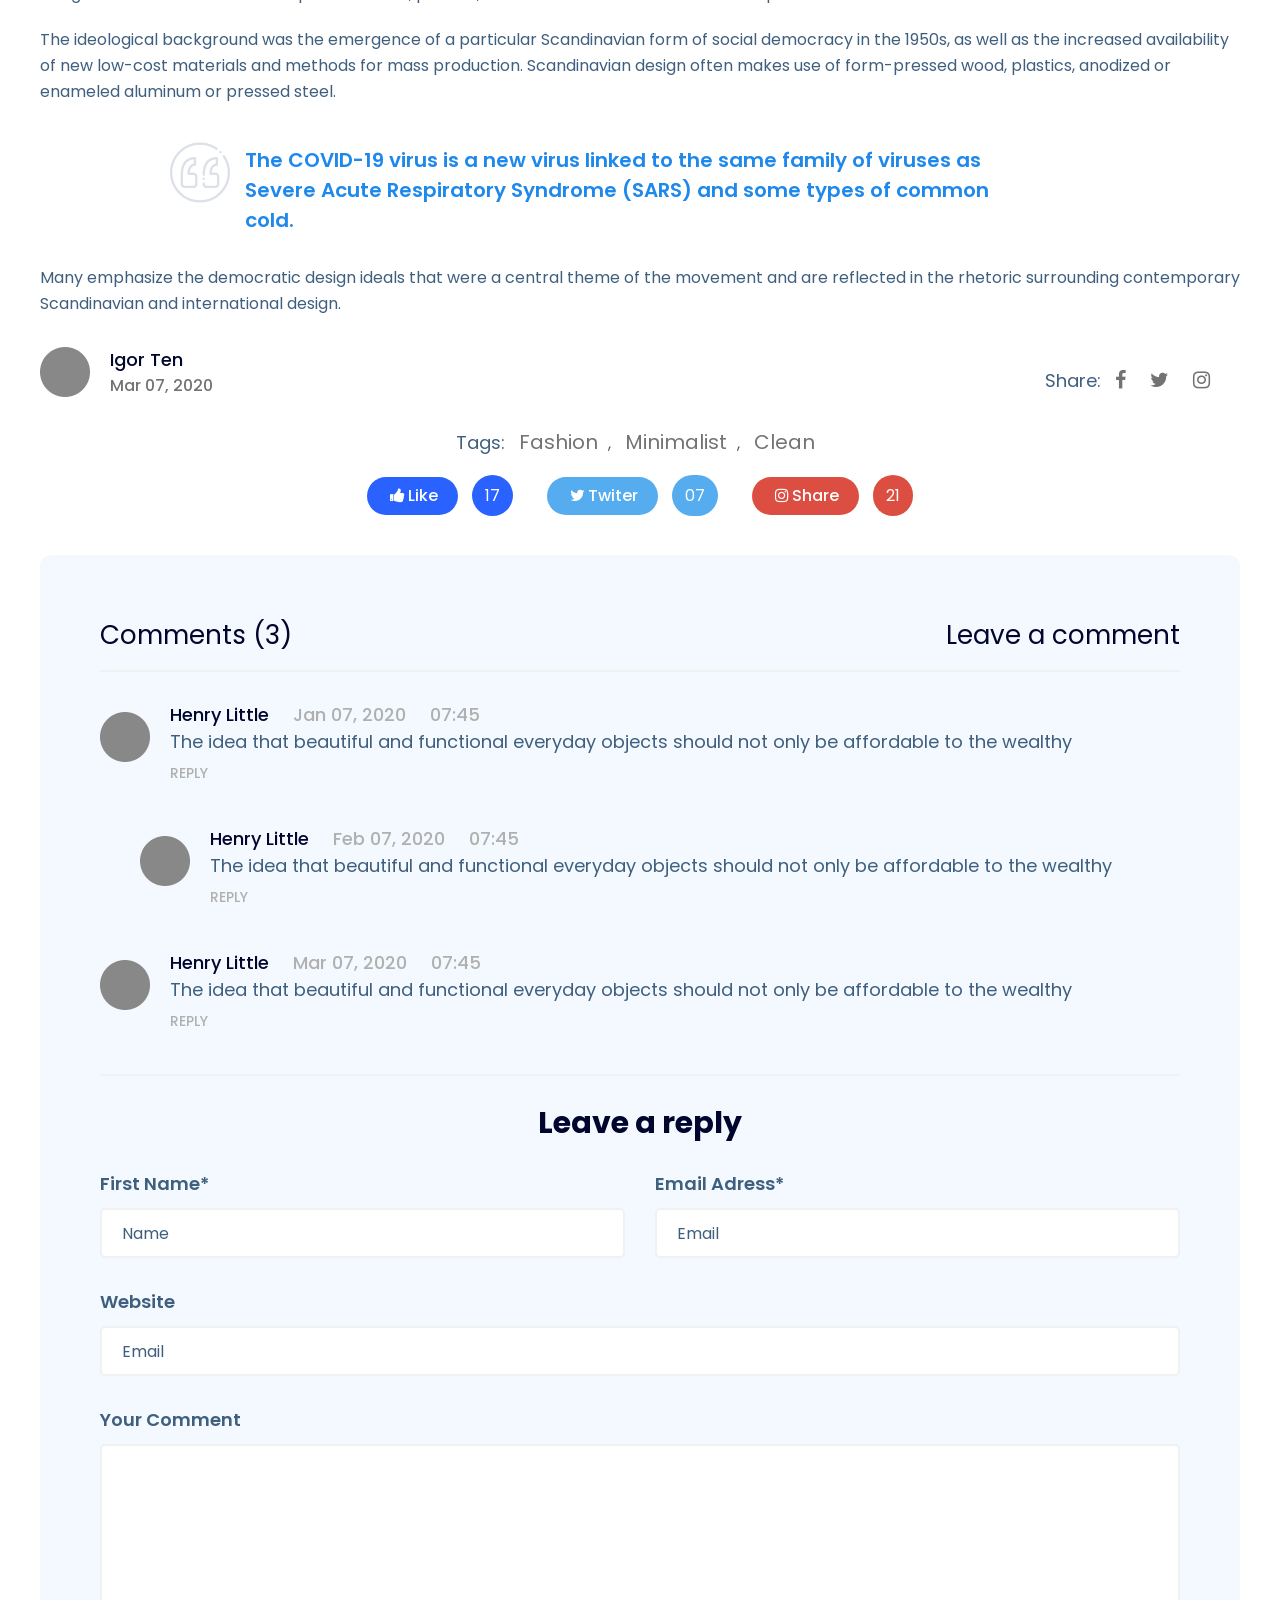
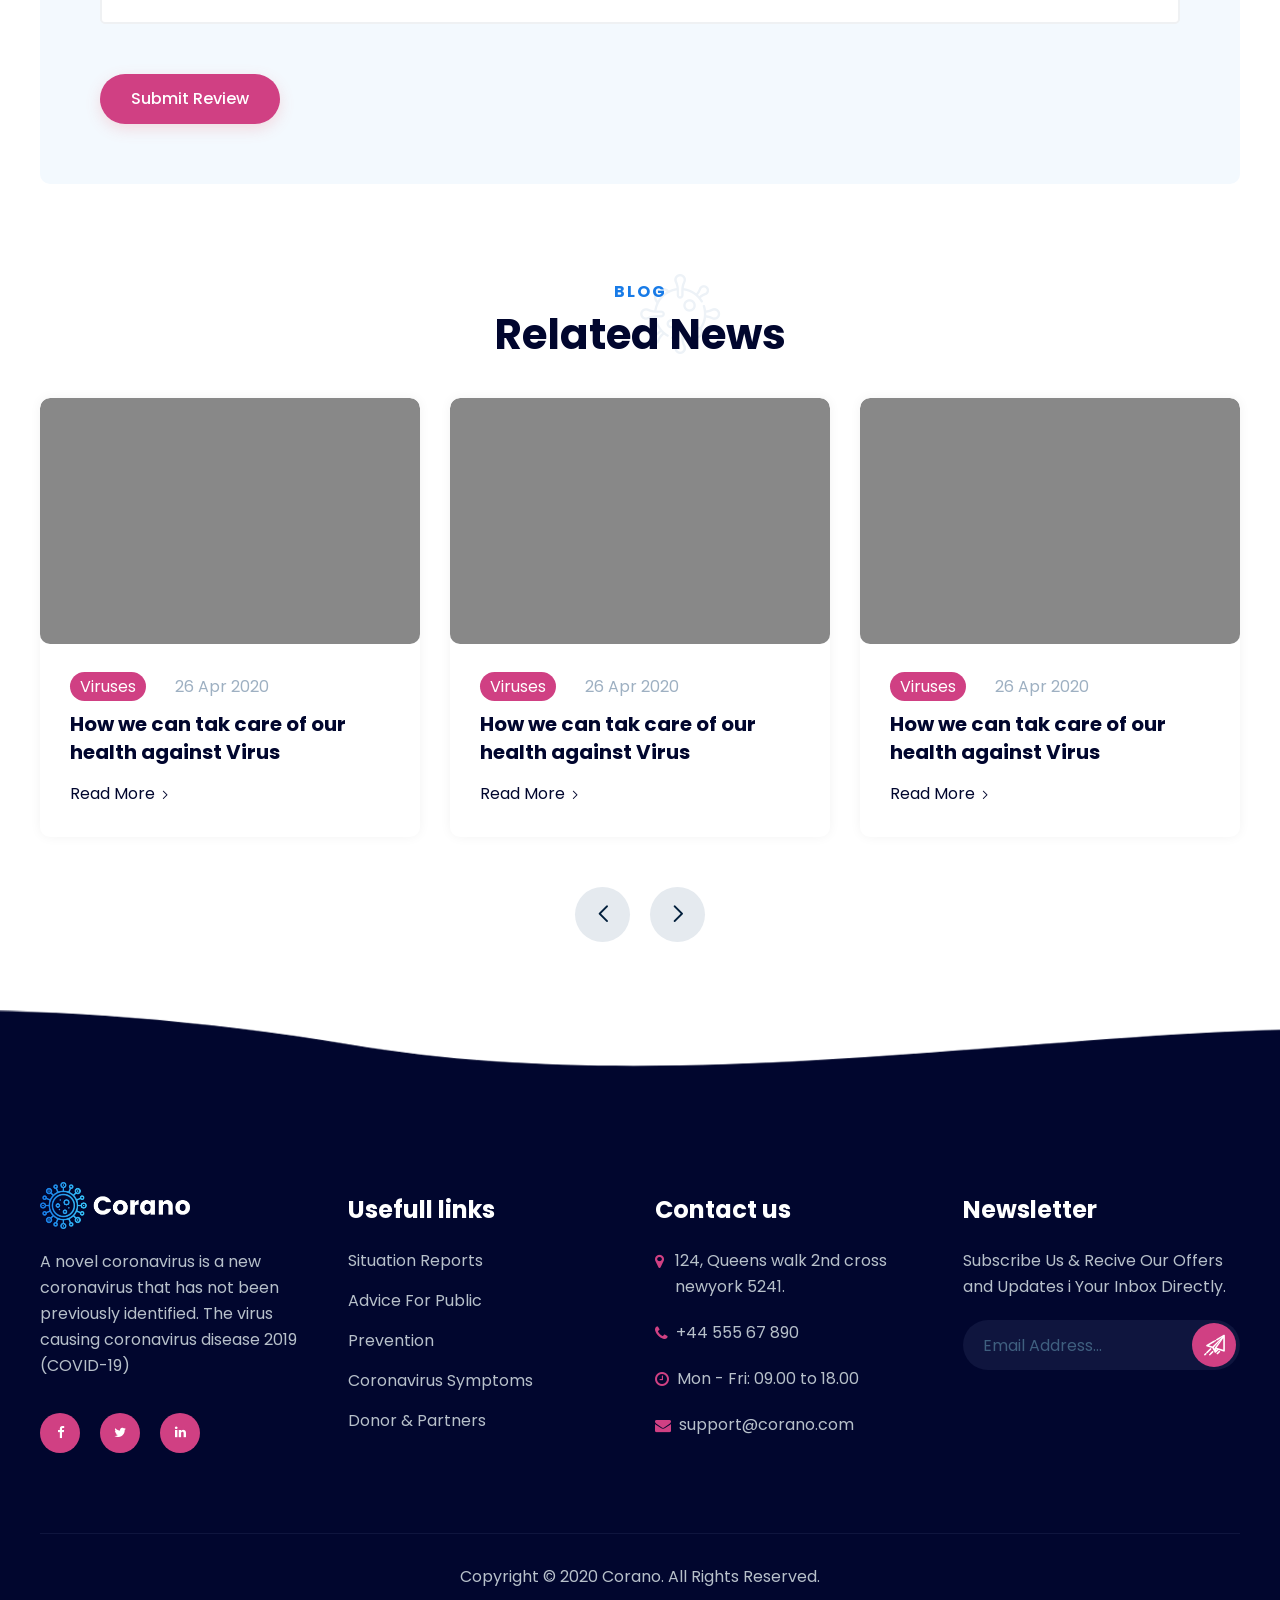
<file: html/blog-detail.html>
<!DOCTYPE html>
<html lang="en">
   <head>
      <meta charset="utf-8">
      <meta name="title" content="Corona">
      <meta property="fb:app_id" content="312" />
      <meta property="og:type" content="Corona" />
      <meta property="og:url" content="http://steelthemes.com/demo/Elango/Corona-final" />
      <meta property="og:title" content="Corona">
      <meta property="og:image" content="http://steelthemes.com/demo/Elango/Corona-final/assets/image/fbimg-210x210.jpg">
      <meta property="og:description" content="Corona is html 5 Template">
      <meta name="full-screen" content="yes">
      <meta name="theme-color" content="#269bef ">
      <!-- Responsive -->
      <meta http-equiv="X-UA-Compatible" content="IE=edge">
      <meta name="viewport" content="width=device-width, initial-scale=1.0, maximum-scale=1.0, user-scalable=0">
      <title>Blog details | corano | Responsive HTML 5 Template</title>
      <link rel="stylesheet" type="text/css" href="assets/css/bootstrap.min.css">
      <link rel="stylesheet" type="text/css" href="assets/css/style.css">
      <link rel="stylesheet" type="text/css" href="assets/fonts/font/flaticon.css">
      <!---------favicon--------------->
      <link rel="icon" type="image/png" href="assets/image/favicon-32x32.png" sizes="32x32">
      <link rel="icon" type="image/png" href="assets/image/favicon-16x16.png" sizes="16x16">
      <!---------favicon--------------->
   </head>
   <body class="home_page_one">
      <div class="page_wapper">
         <!--Start Preloader-->
         <div class="preloader">
            <div class="preloader_box">
               <div class="loader">
                  <div class="circle item0"></div>
                  <div class="circle item1"></div>
                  <div class="circle item2"></div>
               </div>
            </div>
         </div>
         <!--End Preloader-->
         <!--Header-->
         <header class="header_v2">
            <section class="header_top">
               <div class="container">
                  <div class="row">
                     <div class="col-lg-8">
                        <div class="row">
                           <div class="col-lg-3 col-md-3">
                              <div class="heading">
                                 <h2>Today Updates</h2>
                              </div>
                           </div>
                           <div class="col-lg-9 col-md-9">
                              <div class="news_inner">
                                 <div class="owl-carousel owl-theme single_items">
                                    <div class="mid-text">
                                       <p><a href="#">Stabilitech's COVID-19 Vaccine Intended to Be Delivered in a Disruptive Thermally Stable Oral Capsule</a></p>
                                    </div>
                                    <div class="mid-text">
                                       <p><a href="#"> Controlled Release Drug Delivery Market Size Worth $69.8 Billion by 2027: Grand View Research, Inc.</a></p>
                                    </div>
                                    <div class="mid-text">
                                       <p><a href="#">  Drug Delivery Market Size Worth $69.8 Billion by 2027: Grand View Research, Inc.
                                          </a>
                                       </p>
                                    </div>
                                 </div>
                              </div>
                           </div>
                        </div>
                     </div>
                     <div class="col-lg-4">
                        <div class="text_right">
                           <div class="social_media_icon">
                              <ul class="clearfix">
                                 <li>
                                    <a href="#" class="has-tooltip">
                                       <span class="fa fa-facebook"></span>
                                       <div class="c-tooltip">
                                          <div class="tooltip-inner">Facebook</div>
                                       </div>
                                    </a>
                                 </li>
                                 <li>
                                    <a href="#" class="has-tooltip">
                                       <span class="fa fa-twitter"></span>
                                       <div class="c-tooltip">
                                          <div class="tooltip-inner">Twitter</div>
                                       </div>
                                    </a>
                                 </li>
                                 <li>
                                    <a href="#" class="has-tooltip">
                                       <span class="fa fa-linkedin"></span>
                                       <div class="c-tooltip">
                                          <div class="tooltip-inner">Linkedin</div>
                                       </div>
                                    </a>
                                 </li>
                              </ul>
                           </div>
                        </div>
                     </div>
                  </div>
               </div>
            </section>
            <section class="navbar_outer">
               <div class="navbar navbar-expand-lg  bsnav bsnav-sticky bsnav-sticky-slide">
                  <div class="container">
                     <a class="navbar-brand" href="index.html"><img src="assets/image/home-1-logo.png" class="img-fluid" alt="img"></a>
                     <button class="navbar-toggler toggler-spring"><span class="navbar-toggler-icon"></span></button>
                     <div class="collapse navbar-collapse scroll-nav">
                        <ul class="navbar-nav navbar-mobile navbar_left  ml-auto" id="nav">
                           <li class="nav-item nav_item  dropdown">
                              <a class="nav-link link_hd" href="#">  Home  </a>
                              <ul class="navbar-nav submenu">
                                 <li class="nav-item"><a class="nav-link" href="index.html">Home Default 01</a></li>
                                 <li class="nav-item"><a class="nav-link" href="index-2.html">Home Default 02 <span class="new_page">new</span></a></li>
                                 <li class="nav-item"><a class="nav-link" href="index-3.html">Home Default 03 <span class="new_page">new</span></a></li>
                                 <li class="nav-item"><a class="nav-link" href="one-page-index-1.html">Home Onepage Version</a></li>
                                 <li class="nav-item"><a class="nav-link" href="rtl/index.html" target="_blank">Home Default RTL </a></li>
                                 <li class="nav-item"><a class="nav-link" href="rtl/one-page-index-1.html">Home Onepage RTL</a></li>
                              </ul>
                           </li>
                           <li class="nav-item nav_item"><a class="nav-link link_hd" href="about.html">About </a></li>
                           <li class="nav-item nav_item dropdown">
                              <a class="nav-link link_hd" href="#">  Prevention  </a>
                              <ul class="navbar-nav submenu">
                                 <li class="nav-item"><a class="nav-link" href="prevention.html">Prevention</a></li>
                                 <li class="nav-item"><a class="nav-link" href="prevention-single.html">Prevention Detail</a></li>
                              </ul>
                           </li>
                           <li class="nav-item nav_item"><a class="nav-link link_hd" href="team.html">Doctors</a></li>
                           <li class="nav-item nav_item"><a class="nav-link link_hd" href="faq.html">Faq's</a></li>
                           <li class="nav-item nav_item dropdown">
                              <a class="nav-link link_hd" href="#">  Blog  </a>
                              <ul class="navbar-nav submenu">
                                 <li class="nav-item dropdown">
                                    <a class="nav-link arrow" href="#">Blog Grid </a>
                                    <ul class="navbar-nav child_menu">
                                       <li class="nav-item"><a class="nav-link" href="blog-three-column.html">Blog Three Column</a></li>
                                       <li class="nav-item"><a class="nav-link" href="blog-four-column.html">Blog Four Column</a></li>
                                       <li class="nav-item"><a class="nav-link" href="blog-single.html">Blog With Sidebar</a></li>
                                    </ul>
                                 </li>
                                 <li class="nav-item dropdown">
                                    <a class="nav-link arrow" href="#">Blog Details </a>
                                    <ul class="navbar-nav child_menu">
                                       <li class="nav-item"><a class="nav-link" href="blog-detail-sidebar.html">With Sidebar</a></li>
                                       <li class="nav-item"><a class="nav-link" href="blog-detail.html">Without Sidebar</a></li>
                                    </ul>
                                 </li>
                              </ul>
                           </li>
                           <li class="nav-item nav_item dropdown">
                              <a class="nav-link link_hd" href="#">  Shop  </a>
                              <ul class="navbar-nav submenu">
                                 <li class="nav-item"><a class="nav-link" href="shop.html">Shop</a></li>
                                 <li class="nav-item"><a class="nav-link" href="product-details.html">Product Details</a></li>
                                 <li class="nav-item"><a class="nav-link" href="shop-cart.html">cart</a></li>
                                 <li class="nav-item"><a class="nav-link" href="checkout.html">checkout</a></li>
                              </ul>
                           </li>
                           <li class="nav-item nav_item"><a class="nav-link link_hd" href="contact.html">Contact</a></li>
                        </ul>
                        <ul class="navbar-nav navbar-mobile navbar_right">
                           <li class="nav-item  dropdown">
                              <a href="#" class="cart_btn"><i class="flaticon-add-to-cart icon"></i></a>
                           </li>
                           <li class="nav-item  dropdown">
                              <a href="#" class="topbar-one__search search-popup__toggler"><i class="flaticon-search icon"></i></a>
                           </li>
                           <li class="nav-item  dropdown">
                              <!-- /.site-header__cart -->
                              <a href="#" class="site-header__sidemenu-nav side-menu__toggler">
                                 <span class="site-header__sidemenu-nav-line"></span>
                                 <!-- /.site-header__sidemenu-nav-line -->
                                 <span class="site-header__sidemenu-nav-line"></span>
                                 <!-- /.site-header__sidemenu-nav-line -->
                                 <span class="site-header__sidemenu-nav-line"></span>
                                 <!-- /.site-header__sidemenu-nav-line -->
                                 <!-- /.site-header__sidemenu -->
                              </a>
                           </li>
                        </ul>
                     </div>
                  </div>
               </div>
            </section>
         </header>
         <!--Header-->
         <!------main-content------>
         <main class="main-content">
            <section class="page_title">
               <div class="container">
                  <div class="row">
                     <div class="col-lg-12 d-flex">
                        <div class="content_box">
                           <ul class="bread_crumb text-center">
                              <li class="bread_crumb-item"><a href="#">Home</a></li>
                              <li class="bread_crumb-item active">Blog Details</li>
                           </ul>
                           <h1>Single Post</h1>
                        </div>
                     </div>
                  </div>
               </div>
            </section>
            <div class="single_blog_box">
               <div class="container">
                  <div class="row">
                     <div class="col-lg-12 col-md-12 col-sm-12 col-xs-12">
                        <!--------list-of categories-------->
                        <div class="blog_details_content">
                           <div class="image_box">
                              <div class="row">
                                 <div class="col-lg-12">
                                    <div class="owl-carousel one_items">
                                       <div class="image">
                                          <img src="assets/image/resources/blo-single-1.jpg" class="img-fluid" alt="img" />
                                       </div>
                                    </div>
                                 </div>
                              </div>
                           </div>
                           <ul class="tags_upper">
                              <li><a href="# " class="category ">Viruses</a></li>
                              <li><a href="# " class="date "><span class="fa fa-clock-o"></span>26 Apr 2020</a></li>
                           </ul>
                           <h2 class="heading">How we can tak care of our health against Virus </h2>
                           <p class="description">The idea that beautiful and functional everyday objects should not only be affordable to the wealthy, but to all, is a core theme in the development of modernism and functionalism. This is probably most completely realized
                              in post-WWII Scandinavian design. 
                           </p>
                           <div class="content_box">
                              <p class="description">The ideological background was the emergence of a particular Scandinavian form of social democracy in the 1950s, as well as the increased availability of new low-cost materials and methods for mass production. Scandinavian
                                 design often makes use of form-pressed wood, plastics, anodized or enameled aluminum or pressed steel.
                              </p>
                              <p class="description">The ideological background was the emergence of a particular Scandinavian form of social democracy in the 1950s, as well as the increased availability of new low-cost materials and methods for mass production. Scandinavian
                                 design often makes use of form-pressed wood, plastics, anodized or enameled aluminum or pressed steel as well as the increased availability of new low-cost materials and methods for mass production. Scandinavian
                                 design often makes use of form-pressed wood, plastics, anodized or enameled aluminum or pressed steel.
                              </p>
                              <p class="description">The ideological background was the emergence of a particular Scandinavian form of social democracy in the 1950s, as well as the increased availability of new low-cost materials and methods for mass production. Scandinavian
                                 design often makes use of form-pressed wood, plastics, anodized or enameled aluminum or pressed steel.
                              </p>
                              <div class="quotes clearfix">
                                 <div class="row">
                                    <div class="col-lg-2 col-md-2 col-sm-12 col-xs-12"></div>
                                    <div class="col-lg-8 col-md-8 col-sm-12 col-xs-12">
                                       <div class="para_quotes">
                                          <span class="flaticon-quote"></span>
                                          <p>The COVID-19 virus is a new virus linked to the same family of viruses as Severe Acute Respiratory Syndrome (SARS) and some types of common cold. </p>
                                       </div>
                                    </div>
                                    <div class="col-lg-2 col-md-2 col-sm-12 col-xs-12"></div>
                                 </div>
                              </div>
                              <p>Many emphasize the democratic design ideals that were a central theme of the movement and are reflected in the rhetoric surrounding contemporary Scandinavian and international design.
                              </p>
                              <div class="authour_box clearfix">
                                 <div class="authour_details">
                                    <img src="assets/image/resources/review-1.png" class="img-fluid" alt="img" />
                                    <div class="content_box">
                                       <h2>Igor Ten</h2>
                                       <span>Mar 07, 2020 </span>
                                    </div>
                                 </div>
                                 <div class="media_icons">
                                    <ul>
                                       <li>Share:</li>
                                       <li> <a><i class="fa fa-facebook"></i></a></li>
                                       <li> <a><i class="fa fa-twitter"></i></a></li>
                                       <li> <a><i class="fa fa-instagram"></i></a></li>
                                    </ul>
                                 </div>
                              </div>
                              <div class="media_tags text-center">
                                 <ul class="tags">
                                    <li>Tags:</li>
                                    <li><a>Fashion</a>,</li>
                                    <li><a>Minimalist</a>,</li>
                                    <li><a>Clean</a></li>
                                 </ul>
                                 <ul class="media_status text-center">
                                    <li>
                                       <span class="btnn one"><a href="#"><i class="fa fa-thumbs-up icn"></i>Like</a></span>
                                       <span class="one count-media">17</span>
                                    </li>
                                    <li>
                                       <span class="btnn two"><a href="#"><i class="fa fa-twitter icn"></i>Twiter</a></span>
                                       <span class="two  count-media">07</span>
                                    </li>
                                    <li>
                                       <span class="btnn three"><a href="#"><i class="fa fa-instagram icn"></i>Share</a></span>
                                       <span class="three count-media">21</span>
                                    </li>
                                 </ul>
                              </div>
                           </div>
                           <div class="blog_detail_comment">
                              <div class="comment_inner">
                                 <ul class="comment_heading">
                                    <li>Comments (3)</li>
                                    <li>Leave a comment</li>
                                 </ul>
                                 <div class="comment_content_outer">
                                    <!----comment-----one--------------->
                                    <div class="comment_content_inner">
                                       <div class="image">
                                          <img src="assets/image/resources/review-3.png" class="img-fluid" alt="img" />
                                       </div>
                                       <div class="content_text">
                                          <ul>
                                             <li class="first">Henry Little</li>
                                             <li>Jan 07, 2020 </li>
                                             <li> 07:45 </li>
                                          </ul>
                                          <h6>The idea that beautiful and functional everyday objects should not only be affordable to the wealthy</h6>
                                          <span>Reply</span>
                                       </div>
                                    </div>
                                 </div>
                                 <div class="comment_content_outer two">
                                    <!----comment-----two--------------->
                                    <div class="comment_content_inner">
                                       <div class="image">
                                          <img src="assets/image/resources/review-2.png" class="img-fluid" alt="img" />
                                       </div>
                                       <div class="content_text">
                                          <ul>
                                             <li class="first">Henry Little</li>
                                             <li>Feb 07, 2020 </li>
                                             <li> 07:45 </li>
                                          </ul>
                                          <h6>The idea that beautiful and functional everyday objects should not only be affordable to the wealthy</h6>
                                          <span>Reply</span>
                                       </div>
                                    </div>
                                 </div>
                                 <div class="comment_content_outer">
                                    <!----comment-----two--------------->
                                    <div class="comment_content_inner">
                                       <div class="image">
                                          <img src="assets/image/resources/review-1.png" class="img-fluid" alt="img" />
                                       </div>
                                       <div class="content_text">
                                          <ul>
                                             <li class="first">Henry Little</li>
                                             <li>Mar 07, 2020 </li>
                                             <li> 07:45 </li>
                                          </ul>
                                          <h6>The idea that beautiful and functional everyday objects should not only be affordable to the wealthy</h6>
                                          <span>Reply</span>
                                       </div>
                                    </div>
                                 </div>
                              </div>
                              <div class="comment_reply">
                                 <h2 class="text-center">Leave a reply</h2>
                                 <div class="form_inner">
                                    <form>
                                       <div class="row">
                                          <div class="col-lg-6">
                                             <div class="form-group ">
                                                <label>First Name*</label>
                                                <input type="text" name="name" placeholder="Name" value="" />
                                             </div>
                                          </div>
                                          <div class=" col-lg-6">
                                             <div class="form-group ">
                                                <label>Email Adress*  </label>
                                                <input type="text" name="email" placeholder="Email" value="" />
                                             </div>
                                          </div>
                                          <div class=" col-lg-12">
                                             <div class="form-group ">
                                                <label>Website  </label>
                                                <input type="text" name="email" placeholder="Email" value="" />
                                             </div>
                                          </div>
                                          <div class=" col-lg-12">
                                             <div class="form-group texta">
                                                <label>Your Comment</label>
                                                <textarea name="message" placeholder="message" rows="6"> </textarea>
                                             </div>
                                          </div>
                                       </div>
                                       <div class="row comment_reply-btn ">
                                          <div class=" col-lg-12">
                                             <button type="submit" class="theme_btn tp_one">Submit Review</button>
                                          </div>
                                       </div>
                                    </form>
                                 </div>
                              </div>
                           </div>
                        </div>
                     </div>
                  </div>
               </div>
            </div>
            <section class="blog type_two bg_white blog_details">
               <div class="container">
                  <div class="row">
                     <div class="col-lg-12">
                        <div class="heading icon_dark text-center  tp_one">
                           <h6>Blog</h6>
                           <h1>Related News </h1>
                           <span class="flaticon-virus icon"></span>
                        </div>
                     </div>
                  </div>
                  <div class="row">
                     <div class="col-lg-12 padding_zero">
                        <div class=" owl-carousel four_items ">
                           <div class="blog_box type_one ">
                              <div class="image_box ">
                                 <img src="assets/image/resources/blog-1.jpg " class="img-fluid " alt="img " />
                                 <div class="overlay">
                                    <a href="https://www.youtube.com/watch?v=nfP5N9Yc72A&amp;t=28s " data-fancybox="gallery" data-caption="  ">
                                    <span class="flaticon-video-camera "></span>
                                    </a>
                                 </div>
                              </div>
                              <div class="content_box ">
                                 <div class="upper_box ">
                                    <ul>
                                       <li><a href="# " class="category ">Viruses</a></li>
                                       <li><a href="# " class="date "><span class="fa fa-clock"></span>26 Apr 2020</a></li>
                                    </ul>
                                 </div>
                                 <div class="lower_box ">
                                    <h2><a href="# ">How we can tak care of our health against Virus </a></h2>
                                    <a href="# " class="read_more tp_one ">Read More<span class="flaticon-next "></span></a>
                                 </div>
                              </div>
                           </div>
                           <div class="blog_box type_one ">
                              <div class="image_box ">
                                 <img src="assets/image/resources/blog-2.jpg " class="img-fluid " alt="img " />
                                 <div class="overlay">
                                    <a href="assets/image/resources/blog-3.jpg " data-fancybox="gallery" data-caption="  ">
                                    <span class="flaticon-image zoom_icon "></span>
                                    </a>
                                 </div>
                              </div>
                              <div class="content_box ">
                                 <div class="upper_box clearfix ">
                                    <ul>
                                       <li><a href="# " class="category ">Viruses</a></li>
                                       <li><a href="# " class="date "><span class="fa fa-clock"></span>26 Apr 2020</a></li>
                                    </ul>
                                 </div>
                                 <div class="lower_box ">
                                    <h2><a href="# ">How we can tak care of our health against Virus </a></h2>
                                    <a href="# " class="read_more tp_one ">Read More<span class="flaticon-next "></span></a>
                                 </div>
                              </div>
                           </div>
                           <div class="blog_box type_one ">
                              <div class="image_box ">
                                 <img src="assets/image/resources/blog-4.jpg " class="img-fluid " alt="img " />
                                 <div class="overlay">
                                    <a href="https://www.youtube.com/watch?v=nfP5N9Yc72A&amp;t=28s " data-fancybox="gallery" data-caption="  ">
                                    <span class="flaticon-video-camera "></span>
                                    </a>
                                 </div>
                              </div>
                              <div class="content_box ">
                                 <div class="upper_box ">
                                    <ul>
                                       <li><a href="# " class="category ">Viruses</a></li>
                                       <li><a href="# " class="date "><span class="fa fa-clock"></span>26 Apr 2020</a></li>
                                    </ul>
                                 </div>
                                 <div class="lower_box ">
                                    <h2><a href="# ">How we can tak care of our health against Virus </a></h2>
                                    <a href="# " class="read_more tp_one ">Read More<span class="flaticon-next "></span></a>
                                 </div>
                              </div>
                           </div>
                           <div class="blog_box type_one ">
                              <div class="image_box ">
                                 <img src="assets/image/resources/blog-3.jpg " class="img-fluid " alt="img " />
                                 <div class="overlay">
                                    <a href="assets/image/resources/blog-3.jpg " data-fancybox="gallery" data-caption="  ">
                                    <span class="flaticon-image zoom_icon "></span>
                                    </a>
                                 </div>
                              </div>
                              <div class="content_box ">
                                 <div class="upper_box ">
                                    <ul>
                                       <li><a href="# " class="category ">Viruses</a></li>
                                       <li><a href="# " class="date "><span class="fa fa-clock"></span>26 Apr 2020</a></li>
                                    </ul>
                                 </div>
                                 <div class="lower_box ">
                                    <h2><a href="# ">How we can tak care of our health against Virus </a></h2>
                                    <a href="# " class="read_more tp_one ">Read More<span class="flaticon-next "></span></a>
                                 </div>
                              </div>
                           </div>
                        </div>
                     </div>
                  </div>
               </div>
            </section>
            <section class="footer type_two ">
               <div class="footer_layer" style="background-image: url(assets/image/resources/footer-bg1.png);"></div>
               <div class="container ">
                  <div class="row ">
                     <div class="col-lg-3 col-xs-12 ">
                        <div class="footer_widgets tp_two first ">
                           <h3 class="widgets_title logo ">
                              <a href="index.html "><img src="assets/image/home-1-logo-white.png " class="img-fluid " alt="logo "></a>
                           </h3>
                           <div class="inner_widgets ">
                              <p>A novel coronavirus is a new coronavirus that has not been previously identified. The virus causing coronavirus disease 2019 (COVID-19)</p>
                              <div class="social_media_icon ">
                                 <ul class="clearfix ">
                                    <li>
                                       <a href="# " class="has-tooltip ">
                                          <span class="fa fa-facebook "></span>
                                          <div class="c-tooltip ">
                                             <div class="tooltip-inner ">Facebook</div>
                                          </div>
                                       </a>
                                    </li>
                                    <li>
                                       <a href="# " class="has-tooltip ">
                                          <span class="fa fa-twitter "></span>
                                          <div class="c-tooltip ">
                                             <div class="tooltip-inner ">Twitter</div>
                                          </div>
                                       </a>
                                    </li>
                                    <li>
                                       <a href="# " class="has-tooltip ">
                                          <span class="fa fa-linkedin "></span>
                                          <div class="c-tooltip ">
                                             <div class="tooltip-inner ">Linkedin</div>
                                          </div>
                                       </a>
                                    </li>
                                 </ul>
                              </div>
                           </div>
                        </div>
                     </div>
                     <div class="col-lg-3 col-md-4 col-sm-6 col-xs-12 ">
                        <div class="footer_widgets tp_two ">
                           <h3 class="widgets_title ">Usefull links</h3>
                           <div class="inner_widgets ">
                              <ul>
                                 <li><a href="# ">Situation Reports</a></li>
                                 <li><a href="# ">Advice For Public</a></li>
                                 <li><a href="# ">Prevention</a></li>
                                 <li><a href="# ">Coronavirus Symptoms</a></li>
                                 <li><a href="# ">Donor & Partners</a></li>
                              </ul>
                           </div>
                        </div>
                     </div>
                     <div class="col-lg-3 col-md-4 col-sm-6 col-xs-12 ">
                        <div class="footer_widgets tp_two ">
                           <h3 class="widgets_title ">Contact us</h3>
                           <div class="inner_widgets ">
                              <div class="text_box ">
                                 <span class="fa fa-map-marker"></span>
                                 <p>124, Queens walk 2nd cross newyork 5241.</p>
                              </div>
                              <div class="text_box ">
                                 <span class="fa fa-phone"></span>
                                 <p>+44 555 67 890</p>
                              </div>
                              <div class="text_box ">
                                 <span class="fa fa-clock-o"></span>
                                 <p>Mon - Fri: 09.00 to 18.00</p>
                              </div>
                              <div class="text_box ">
                                 <span class="fa fa-envelope"></span>
                                 <p>support@corano.com</p>
                              </div>
                           </div>
                        </div>
                     </div>
                     <div class="col-lg-3 col-md-4 col-sm-12 col-xs-12 ">
                        <div class="footer_widgets tp_two">
                           <h3 class="widgets_title ">Newsletter</h3>
                           <div class="inner_widgets">
                              <p class="sub_description">Subscribe Us &amp; Recive Our Offers and Updates i Your Inbox Directly.</p>
                              <form>
                                 <input type="email" name="email" placeholder="Email Address..." />
                                 <button class="sub_btn" type="submit"><span class="flaticon-paper-plane "></span></button>
                              </form>
                           </div>
                        </div>
                     </div>
                  </div>
                  <div class="footer_last type_two">
                     <div class="row">
                        <div class="col-lg-12 text-center ">
                           <p>Copyright © 2020 Corano. All Rights Reserved.</p>
                        </div>
                     </div>
                  </div>
               </div>
            </section>
            <!-------------main-centent-end--------------->
         </main>
         <!-------------pagewapper-end--------------->
      </div>
      <!--Scroll to top-->
      <a href="# " id="scroll" class="default-bg " style="display: inline;"><span class="fa fa-angle-up "></span></a>
      <!---------mbile-navbar----->
      <div class="bsnav-mobile ">
         <div class="bsnav-mobile-overlay"></div>
         <div class="navbar ">
            <button class="navbar-toggler toggler-spring mobile-toggler"><span class="fa fa-close "></span></button>
         </div>
      </div>
      <!---------mbile-navbar----->
      <!-- /.side-menu__block -->
      <div class="side-menu__block">
         <div class="side-menu__block-overlay custom-cursor__overlay">
            <div class="cursor "></div>
            <div class="cursor-follower"></div>
         </div>
         <!-- /.side-menu__block-overlay -->
         <div class="side-menu__block-inner">
            <div class="row ">
               <div class="col-lg-12 ">
                  <div class="logo_site ">
                     <a href="index.html "><img src="assets/image/home-1-logo.png" alt="logo " /></a>
                  </div>
                  <div class="side-menu__block-contact ">
                     <h2>Quick Online Consultancy Only on Few Minutes</h2>
                     <div class="form_outer ">
                        <form>
                           <div class="from_group ">
                              <input type="text" name="name" placeholder="Name " />
                           </div>
                           <div class="from_group ">
                              <input type="email" name="email" placeholder="Email " />
                           </div>
                           <div class="from_group">
                              <input type="text" name="phone" placeholder="Phone " />
                           </div>
                           <div class="from_group ">
                              <textarea rows="4" placeholder="Share Your Thoughts"></textarea>
                           </div>
                           <div class="from_group ">
                              <button  class="theme_btn tp_two" type="submit">Contact Us</button>
                           </div>
                        </form>
                     </div>
                  </div>
                  <!-- /.side-menu__block-contact -->
                  <div class="side-menu__block-contact ">
                     <h3 class="side-menu__block__title ">Contact Us</h3>
                     <!-- /.side-menu__block__title -->
                     <ul class="side-menu__block-contact__list ">
                        <li class="side-menu__block-contact__list-item ">
                           <i class="fa fa-map-marker "></i> Rock St 12, Newyork City, USA
                        </li>
                        <!-- /.side-menu__block-contact__list-item -->
                        <li class="side-menu__block-contact__list-item ">
                           <i class="fa fa-phone "></i>
                           <a href="tel:526-236-895-4732 ">(526) 236-895-4732</a>
                        </li>
                        <!-- /.side-menu__block-contact__list-item -->
                        <li class="side-menu__block-contact__list-item ">
                           <i class="fa fa-envelope "></i>
                           <a href="mailto:example@mail.com ">example@mail.com</a>
                        </li>
                        <!-- /.side-menu__block-contact__list-item -->
                        <li class="side-menu__block-contact__list-item ">
                           <i class="fa fa-clock-o "></i> Week Days: 09.00 to 18.00 Sunday: Closed
                        </li>
                        <!-- /.side-menu__block-contact__list-item -->
                     </ul>
                     <!-- /.side-menu__block-contact__list -->
                  </div>
                  <!-- /.side-menu__block-contact -->
                  <p class="side-menu__block__text site-footer__copy-text "><a href="# ">corano</a> <i class="fa fa-copyright "></i> 2020 All Right Reserved</p>
               </div>
            </div>
            <!-- /.side-menu__block-inner -->
         </div>
      </div>
      <!-- /.side-menu__block -->
      <!-- /.search-popup -->
      <div class="search-popup">
         <div class="search-popup__overlay custom-cursor__overlay">
            <div class="cursor "></div>
            <div class="cursor-follower "></div>
         </div>
         <!-- /.search-popup__overlay -->
         <div class="search-popup__inner ">
            <form action="# " class="search-popup__form ">
               <input type="text" name="search" placeholder="Type here to Search.... ">
               <button type="submit"><i class="flaticon-magnifying-glass "></i></button>
            </form>
         </div>
         <!-- /.search-popup__inner -->
      </div>
      <!-- /.search-popup -->
      <!-----------------------------------script-------------------------------------->
      <script src="assets/js/jquery.js "></script>
      <script src="assets/js/popper.min.js "></script>
      <script src="assets/js/bootstrap.min.js "></script>
      <script src="assets/js/bsnav.min.js "></script>
      <script src="assets/js/jquery-ui.js "></script>

      <script src="assets/js/wow.js "></script>
      <script src="assets/js/owl.js "></script>
      <script src="assets/js/odometer.min.js "></script>
      <script src="assets/js/TweenMax.min.js "></script>
      <script src="assets/js/validator.min.js "></script>
      <script src="assets/js/appear.js "></script>
      <script src="assets/js/moment.js "></script>
      <script src="assets/js/jquery.flexslider-min.js"></script>
      <script src="assets/js/pagenav.js"></script>
      <script src="assets/js/custom.js "></script>
   </body>
</html>
</file>
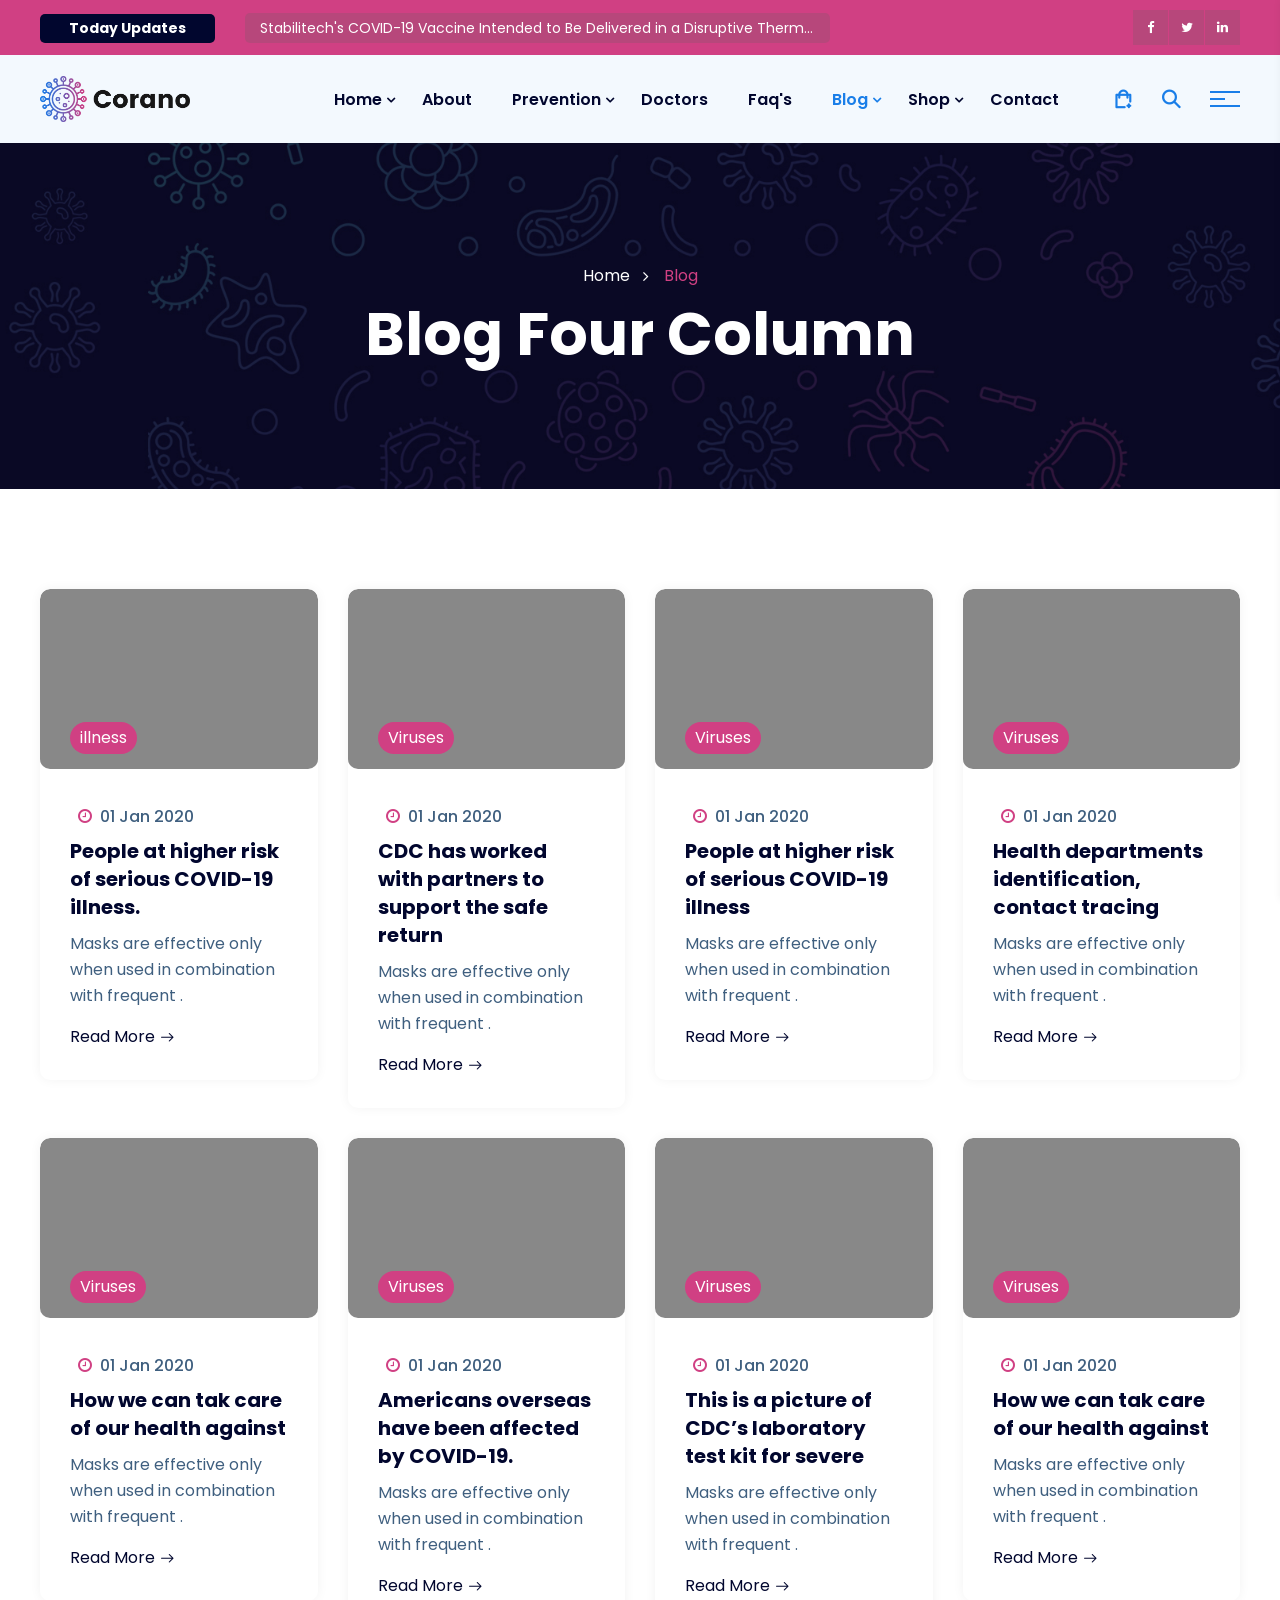
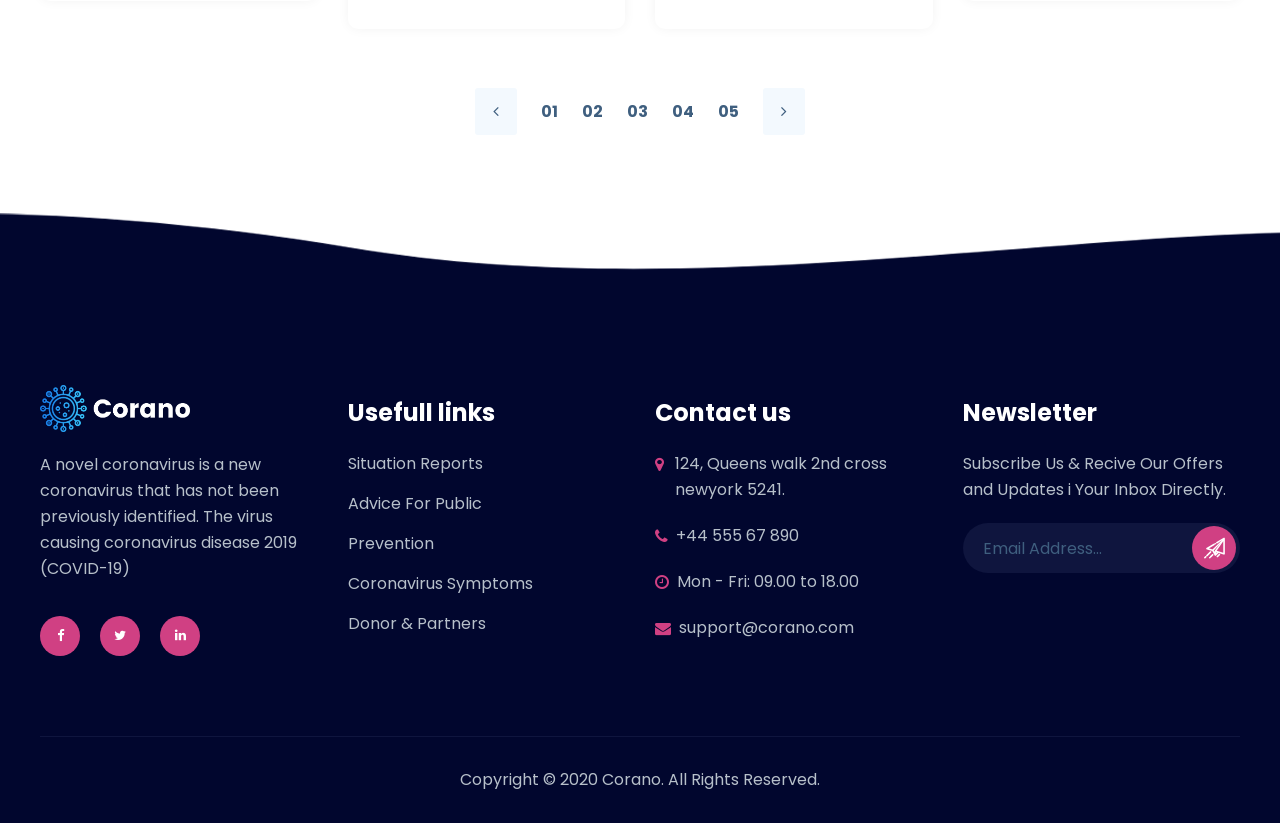
<file: html/blog-four-column.html>
<!DOCTYPE html>
<html lang="en">
   <head>
      <meta charset="utf-8">
      <meta name="title" content="Corona">
      <meta property="fb:app_id" content="312" />
      <meta property="og:type" content="Corona" />
      <meta property="og:url" content="http://steelthemes.com/demo/Elango/Corona-final" />
      <meta property="og:title" content="Corona">
      <meta property="og:image" content="http://steelthemes.com/demo/Elango/Corona-final/assets/image/fbimg-210x210.jpg">
      <meta property="og:description" content="Corona is html 5 Template">
      <meta name="full-screen" content="yes">
      <meta name="theme-color" content="#269bef ">
      <!-- Responsive -->
      <meta http-equiv="X-UA-Compatible" content="IE=edge">
      <meta name="viewport" content="width=device-width, initial-scale=1.0, maximum-scale=1.0, user-scalable=0">
      <title>Blog Four Column | Corano | Responsive HTML 5 Template</title>
      <link rel="stylesheet" type="text/css" href="assets/css/bootstrap.min.css">
      <link rel="stylesheet" type="text/css" href="assets/css/style.css">
      <link rel="stylesheet" type="text/css" href="assets/fonts/font/flaticon.css">
      <!---------favicon--------------->
      <link rel="icon" type="image/png" href="assets/image/favicon-32x32.png" sizes="32x32">
      <link rel="icon" type="image/png" href="assets/image/favicon-16x16.png" sizes="16x16">
      <!---------favicon--------------->
   </head>
   <body class="home_page_one">
      <div class="page_wapper">
         <!--Start Preloader-->
         <div class="preloader">
            <div class="preloader_box">
               <div class="loader">
                  <div class="circle item0"></div>
                  <div class="circle item1"></div>
                  <div class="circle item2"></div>
               </div>
            </div>
         </div>
         <!--End Preloader -->
         <!--Header-->
         <header class="header_v2">
            <section class="header_top">
               <div class="container">
                  <div class="row">
                     <div class="col-lg-8">
                        <div class="row">
                           <div class="col-lg-3 col-md-3">
                              <div class="heading">
                                 <h2>Today Updates</h2>
                              </div>
                           </div>
                           <div class="col-lg-9 col-md-9">
                              <div class="news_inner">
                                 <div class="owl-carousel owl-theme single_items">
                                    <div class="mid-text">
                                       <p><a href="#">Stabilitech's COVID-19 Vaccine Intended to Be Delivered in a Disruptive Thermally Stable Oral Capsule</a></p>
                                    </div>
                                    <div class="mid-text">
                                       <p><a href="#"> Controlled Release Drug Delivery Market Size Worth $69.8 Billion by 2027: Grand View Research, Inc.</a></p>
                                    </div>
                                    <div class="mid-text">
                                       <p><a href="#">  Drug Delivery Market Size Worth $69.8 Billion by 2027: Grand View Research, Inc.
                                          </a>
                                       </p>
                                    </div>
                                 </div>
                              </div>
                           </div>
                        </div>
                     </div>
                     <div class="col-lg-4">
                        <div class="text_right">
                           <div class="social_media_icon">
                              <ul class="clearfix">
                                 <li>
                                    <a href="#" class="has-tooltip">
                                       <span class="fa fa-facebook"></span>
                                       <div class="c-tooltip">
                                          <div class="tooltip-inner">Facebook</div>
                                       </div>
                                    </a>
                                 </li>
                                 <li>
                                    <a href="#" class="has-tooltip">
                                       <span class="fa fa-twitter"></span>
                                       <div class="c-tooltip">
                                          <div class="tooltip-inner">Twitter</div>
                                       </div>
                                    </a>
                                 </li>
                                 <li>
                                    <a href="#" class="has-tooltip">
                                       <span class="fa fa-linkedin"></span>
                                       <div class="c-tooltip">
                                          <div class="tooltip-inner">Linkedin</div>
                                       </div>
                                    </a>
                                 </li>
                              </ul>
                           </div>
                        </div>
                     </div>
                  </div>
               </div>
            </section>
            <section class="navbar_outer">
               <div class="navbar navbar-expand-lg  bsnav bsnav-sticky bsnav-sticky-slide">
                  <div class="container">
                     <a class="navbar-brand" href="index.html"><img src="assets/image/home-1-logo.png" class="img-fluid" alt="img"></a>
                     <button class="navbar-toggler toggler-spring"><span class="navbar-toggler-icon"></span></button>
                     <div class="collapse navbar-collapse scroll-nav">
                        <ul class="navbar-nav navbar-mobile navbar_left  ml-auto" id="nav">
                           <li class="nav-item nav_item  dropdown">
                              <a class="nav-link link_hd" href="#">  Home  </a>
                              <ul class="navbar-nav submenu">
                                 <li class="nav-item"><a class="nav-link" href="index.html">Home Default 01</a></li>
                                 <li class="nav-item"><a class="nav-link" href="index-2.html">Home Default 02 <span class="new_page">new</span></a></li>
                                 <li class="nav-item"><a class="nav-link" href="index-3.html">Home Default 03 <span class="new_page">new</span></a></li>
                                 <li class="nav-item"><a class="nav-link" href="one-page-index-1.html">Home Onepage Version</a></li>
                                 <li class="nav-item"><a class="nav-link" href="rtl/index.html" target="_blank">Home Default RTL </a></li>
                                 <li class="nav-item"><a class="nav-link" href="rtl/one-page-index-1.html">Home Onepage RTL</a></li>
                              </ul>
                           </li>
                           <li class="nav-item nav_item"><a class="nav-link link_hd" href="about.html">About </a></li>
                           <li class="nav-item nav_item dropdown">
                              <a class="nav-link link_hd" href="#">  Prevention  </a>
                              <ul class="navbar-nav submenu">
                                 <li class="nav-item"><a class="nav-link" href="prevention.html">Prevention</a></li>
                                 <li class="nav-item"><a class="nav-link" href="prevention-single.html">Prevention Detail</a></li>
                              </ul>
                           </li>
                           <li class="nav-item nav_item"><a class="nav-link link_hd" href="team.html">Doctors</a></li>
                           <li class="nav-item nav_item"><a class="nav-link link_hd" href="faq.html">Faq's</a></li>
                           <li class="nav-item nav_item dropdown">
                              <a class="nav-link link_hd" href="#">  Blog  </a>
                              <ul class="navbar-nav submenu">
                                 <li class="nav-item dropdown">
                                    <a class="nav-link arrow" href="#">Blog Grid </a>
                                    <ul class="navbar-nav child_menu">
                                       <li class="nav-item"><a class="nav-link" href="blog-three-column.html">Blog Three Column</a></li>
                                       <li class="nav-item"><a class="nav-link" href="blog-four-column.html">Blog Four Column</a></li>
                                       <li class="nav-item"><a class="nav-link" href="blog-single.html">Blog With Sidebar</a></li>
                                    </ul>
                                 </li>
                                 <li class="nav-item dropdown">
                                    <a class="nav-link arrow" href="#">Blog Details </a>
                                    <ul class="navbar-nav child_menu">
                                       <li class="nav-item"><a class="nav-link" href="blog-detail-sidebar.html">With Sidebar</a></li>
                                       <li class="nav-item"><a class="nav-link" href="blog-detail.html">Without Sidebar</a></li>
                                    </ul>
                                 </li>
                              </ul>
                           </li>
                           <li class="nav-item nav_item dropdown">
                              <a class="nav-link link_hd" href="#">  Shop  </a>
                              <ul class="navbar-nav submenu">
                                 <li class="nav-item"><a class="nav-link" href="shop.html">Shop</a></li>
                                 <li class="nav-item"><a class="nav-link" href="product-details.html">Product Details</a></li>
                                 <li class="nav-item"><a class="nav-link" href="shop-cart.html">cart</a></li>
                                 <li class="nav-item"><a class="nav-link" href="checkout.html">checkout</a></li>
                              </ul>
                           </li>
                           <li class="nav-item nav_item"><a class="nav-link link_hd" href="contact.html">Contact</a></li>
                        </ul>
                        <ul class="navbar-nav navbar-mobile navbar_right">
                           <li class="nav-item  dropdown">
                              <a href="#" class="cart_btn"><i class="flaticon-add-to-cart icon"></i></a>
                           </li>
                           <li class="nav-item  dropdown">
                              <a href="#" class="topbar-one__search search-popup__toggler"><i class="flaticon-search icon"></i></a>
                           </li>
                           <li class="nav-item  dropdown">
                              <!-- /.site-header__cart -->
                              <a href="#" class="site-header__sidemenu-nav side-menu__toggler">
                                 <span class="site-header__sidemenu-nav-line"></span>
                                 <!-- /.site-header__sidemenu-nav-line -->
                                 <span class="site-header__sidemenu-nav-line"></span>
                                 <!-- /.site-header__sidemenu-nav-line -->
                                 <span class="site-header__sidemenu-nav-line"></span>
                                 <!-- /.site-header__sidemenu-nav-line -->
                                 <!-- /.site-header__sidemenu -->
                              </a>
                           </li>
                        </ul>
                     </div>
                  </div>
               </div>
            </section>
         </header>
         <!--Header-->
         <!------main-content------>
         <main class="main-content">
            <section class="page_title">
               <div class="container">
                  <div class="row">
                     <div class="col-lg-12 d-flex">
                        <div class="content_box">
                           <ul class="bread_crumb text-center">
                              <li class="bread_crumb-item"><a href="#">Home</a></li>
                              <li class="bread_crumb-item active"> Blog </li>
                           </ul>
                           <h1>Blog Four Column </h1>
                        </div>
                     </div>
                  </div>
               </div>
            </section>
            <!-----------------breadcrumb------------------------>
            <section class="blog_grid ">
               <div class="container">
                  <div class="row">
                     <div class="col-lg-3 col-md-4 col-sm-12">
                        <div class="blog_box type_two ">
                           <div class=" image_box ">
                              <img src="assets/image/resources/blog-1.jpg " class="img-fluid " alt="img " />
                              <div class="overlay ">
                                 <a href="https://www.youtube.com/watch?v=nfP5N9Yc72A&amp;t=28s " data-fancybox="gallery " data-caption=" ">
                                 <span class="flaticon-video-camera "></span>
                                 </a>
                              </div>
                           </div>
                           <div class="content_box ">
                              <a href="# " class="category ">illness</a>
                              <div class="title_box ">
                                 <div class="post-date ">
                                    <p><span class="fa fa-clock-o "></span>01 Jan 2020</p>
                                 </div>
                                 <h2><a href="blog-single.html ">People at higher risk of serious COVID-19 illness. </a></h2>
                              </div>
                              <p>Masks are effective only when used in combination with frequent .</p>
                              <a href="blog-single.html " class="read_more tp_two ">Read More<span class="flaticon-arrow "></span></a>
                           </div>
                        </div>
                     </div>
                     <div class="col-lg-3 col-md-4 col-sm-12">
                        <div class="blog_box type_two ">
                           <div class="image_box ">
                              <img src="assets/image/resources/blog-2.jpg " class="img-fluid " alt="img " />
                              <div class="overlay ">
                                 <a href="assets/image/resources/blog-3.jpg " data-fancybox="gallery " data-caption=" ">
                                 <span class="flaticon-image zoom_icon "></span>
                                 </a>
                              </div>
                           </div>
                           <div class="content_box ">
                              <a href="# " class="category ">Viruses</a>
                              <div class="title_box ">
                                 <div class="post-date ">
                                    <p><span class="fa fa-clock-o "></span>01 Jan 2020</p>
                                 </div>
                                 <h2><a href="blog-single.html ">CDC has worked with  partners to support the safe return </a></h2>
                              </div>
                              <p>Masks are effective only when used in combination with frequent .</p>
                              <a href="blog-single.html " class="read_more tp_two ">Read More<span class="flaticon-arrow "></span></a>
                           </div>
                        </div>
                     </div>
                     <div class="col-lg-3 col-md-4 col-sm-12">
                        <div class="blog_box type_two ">
                           <div class="image_box ">
                              <img src="assets/image/resources/blog-4.jpg " class="img-fluid " alt="img " />
                              <div class="overlay ">
                                 <a href="https://www.youtube.com/watch?v=nfP5N9Yc72A&amp;t=28s " data-fancybox="gallery " data-caption=" ">
                                 <span class="flaticon-video-camera "></span>
                                 </a>
                              </div>
                           </div>
                           <div class="content_box ">
                              <a href="# " class="category ">Viruses</a>
                              <div class="title_box ">
                                 <div class="post-date ">
                                    <p><span class="fa fa-clock-o "></span>01 Jan 2020</p>
                                 </div>
                                 <h2><a href="blog-single.html ">People at higher risk of serious COVID-19 illness  </a></h2>
                              </div>
                              <p>Masks are effective only when used in combination with frequent .</p>
                              <a href="blog-single.html " class="read_more tp_two ">Read More<span class="flaticon-arrow "></span></a>
                           </div>
                        </div>
                     </div>
                     <div class="col-lg-3 col-md-4 col-sm-12">
                        <div class="blog_box type_two ">
                           <div class="image_box ">
                              <img src="assets/image/resources/blog-3.jpg " class="img-fluid " alt="img " />
                              <div class="overlay ">
                                 <a href="assets/image/resources/blog-3.jpg " data-fancybox="gallery " data-caption=" ">
                                 <span class="flaticon-image zoom_icon "></span>
                                 </a>
                              </div>
                           </div>
                           <div class="content_box ">
                              <a href="# " class="category ">Viruses</a>
                              <div class="title_box ">
                                 <div class="post-date ">
                                    <p><span class="fa fa-clock-o "></span>01 Jan 2020</p>
                                 </div>
                                 <h2><a href="blog-single.html "> Health departments  identification, contact tracing  </a></h2>
                              </div>
                              <p>Masks are effective only when used in combination with frequent .</p>
                              <a href="blog-single.html " class="read_more tp_two ">Read More<span class="flaticon-arrow "></span></a>
                           </div>
                        </div>
                     </div>
                     <div class="col-lg-3 col-md-4 col-sm-12">
                        <div class="blog_box type_two ">
                           <div class=" image_box ">
                              <img src="assets/image/resources/blog-1.jpg " class="img-fluid " alt="img " />
                              <div class="overlay ">
                                 <a href="https://www.youtube.com/watch?v=nfP5N9Yc72A&amp;t=28s " data-fancybox="gallery " data-caption=" ">
                                 <span class="flaticon-video-camera "></span>
                                 </a>
                              </div>
                           </div>
                           <div class="content_box ">
                              <a href="# " class="category ">Viruses</a>
                              <div class="title_box ">
                                 <div class="post-date ">
                                    <p><span class="fa fa-clock-o "></span>01 Jan 2020</p>
                                 </div>
                                 <h2><a href="blog-single.html ">How we can tak care of our health against  </a></h2>
                              </div>
                              <p>Masks are effective only when used in combination with frequent .</p>
                              <a href="blog-single.html " class="read_more tp_two ">Read More<span class="flaticon-arrow "></span></a>
                           </div>
                        </div>
                     </div>
                     <div class="col-lg-3 col-md-4 col-sm-12">
                        <div class="blog_box type_two ">
                           <div class="image_box ">
                              <img src="assets/image/resources/blog-2.jpg " class="img-fluid " alt="img " />
                              <div class="overlay ">
                                 <a href="assets/image/resources/blog-3.jpg " data-fancybox="gallery " data-caption=" ">
                                 <span class="flaticon-image zoom_icon "></span>
                                 </a>
                              </div>
                           </div>
                           <div class="content_box ">
                              <a href="# " class="category ">Viruses</a>
                              <div class="title_box ">
                                 <div class="post-date ">
                                    <p><span class="fa fa-clock-o "></span>01 Jan 2020</p>
                                 </div>
                                 <h2><a href="blog-single.html ">Americans overseas  have been affected by COVID-19. </a></h2>
                              </div>
                              <p>Masks are effective only when used in combination with frequent .</p>
                              <a href="blog-single.html " class="read_more tp_two ">Read More<span class="flaticon-arrow "></span></a>
                           </div>
                        </div>
                     </div>
                     <div class="col-lg-3 col-md-4 col-sm-12">
                        <div class="blog_box type_two ">
                           <div class=" image_box ">
                              <img src="assets/image/resources/blog-1.jpg " class="img-fluid " alt="img " />
                              <div class="overlay ">
                                 <a href="https://www.youtube.com/watch?v=nfP5N9Yc72A&amp;t=28s " data-fancybox="gallery " data-caption=" ">
                                 <span class="flaticon-video-camera "></span>
                                 </a>
                              </div>
                           </div>
                           <div class="content_box ">
                              <a href="# " class="category ">Viruses</a>
                              <div class="title_box ">
                                 <div class="post-date ">
                                    <p><span class="fa fa-clock-o "></span>01 Jan 2020</p>
                                 </div>
                                 <h2><a href="blog-single.html ">This is a picture of CDC’s laboratory test kit for severe </a></h2>
                              </div>
                              <p>Masks are effective only when used in combination with frequent .</p>
                              <a href="blog-single.html " class="read_more tp_two ">Read More<span class="flaticon-arrow "></span></a>
                           </div>
                        </div>
                     </div>
                     <div class="col-lg-3 col-md-4 col-sm-12">
                        <div class="blog_box type_two ">
                           <div class="image_box ">
                              <img src="assets/image/resources/blog-2.jpg " class="img-fluid " alt="img " />
                              <div class="overlay ">
                                 <a href="assets/image/resources/blog-3.jpg " data-fancybox="gallery " data-caption=" ">
                                 <span class="flaticon-image zoom_icon "></span>
                                 </a>
                              </div>
                           </div>
                           <div class="content_box ">
                              <a href="# " class="category ">Viruses</a>
                              <div class="title_box ">
                                 <div class="post-date ">
                                    <p><span class="fa fa-clock-o "></span>01 Jan 2020</p>
                                 </div>
                                 <h2><a href="blog-single.html ">How we can tak care of our health against  </a></h2>
                              </div>
                              <p>Masks are effective only when used in combination with frequent .</p>
                              <a href="blog-single.html " class="read_more tp_two ">Read More<span class="flaticon-arrow "></span></a>
                           </div>
                        </div>
                     </div>
                  </div>
                  <div class="row">
                     <div class="col-lg-12 text-center pagination_column">
                        <ul class="pagination">
                           <li class="disabled"><a href="#"><span class="fa fa-angle-left"></span></a></li>
                           <li class="active"><a href="#">01 </a></li>
                           <li><a href="#">02</a></li>
                           <li><a href="#">03</a></li>
                           <li><a href="#">04</a></li>
                           <li><a href="#">05</a></li>
                           <li><a href="#"><span class="fa fa-angle-right"></span></a></li>
                        </ul>
                     </div>
                  </div>
               </div>
            </section>
            <section class="footer type_two ">
               <div class="footer_layer" style="background-image: url(assets/image/resources/footer-bg1.png);"></div>
               <div class="container ">
                  <div class="row ">
                     <div class="col-lg-3 col-xs-12 ">
                        <div class="footer_widgets tp_two first ">
                           <h3 class="widgets_title logo ">
                              <a href="index.html "><img src="assets/image/home-1-logo-white.png " class="img-fluid " alt="logo "></a>
                           </h3>
                           <div class="inner_widgets ">
                              <p>A novel coronavirus is a new coronavirus that has not been previously identified. The virus causing coronavirus disease 2019 (COVID-19)</p>
                              <div class="social_media_icon ">
                                 <ul class="clearfix ">
                                    <li>
                                       <a href="# " class="has-tooltip ">
                                          <span class="fa fa-facebook "></span>
                                          <div class="c-tooltip ">
                                             <div class="tooltip-inner ">Facebook</div>
                                          </div>
                                       </a>
                                    </li>
                                    <li>
                                       <a href="# " class="has-tooltip ">
                                          <span class="fa fa-twitter "></span>
                                          <div class="c-tooltip ">
                                             <div class="tooltip-inner ">Twitter</div>
                                          </div>
                                       </a>
                                    </li>
                                    <li>
                                       <a href="# " class="has-tooltip ">
                                          <span class="fa fa-linkedin "></span>
                                          <div class="c-tooltip ">
                                             <div class="tooltip-inner ">Linkedin</div>
                                          </div>
                                       </a>
                                    </li>
                                 </ul>
                              </div>
                           </div>
                        </div>
                     </div>
                     <div class="col-lg-3 col-md-4 col-sm-6 col-xs-12 ">
                        <div class="footer_widgets tp_two ">
                           <h3 class="widgets_title ">Usefull links</h3>
                           <div class="inner_widgets ">
                              <ul>
                                 <li><a href="# ">Situation Reports</a></li>
                                 <li><a href="# ">Advice For Public</a></li>
                                 <li><a href="# ">Prevention</a></li>
                                 <li><a href="# ">Coronavirus Symptoms</a></li>
                                 <li><a href="# ">Donor & Partners</a></li>
                              </ul>
                           </div>
                        </div>
                     </div>
                     <div class="col-lg-3 col-md-4 col-sm-6 col-xs-12 ">
                        <div class="footer_widgets tp_two ">
                           <h3 class="widgets_title ">Contact us</h3>
                           <div class="inner_widgets ">
                              <div class="text_box ">
                                 <span class="fa fa-map-marker"></span>
                                 <p>124, Queens walk 2nd cross newyork 5241.</p>
                              </div>
                              <div class="text_box ">
                                 <span class="fa fa-phone"></span>
                                 <p>+44 555 67 890</p>
                              </div>
                              <div class="text_box ">
                                 <span class="fa fa-clock-o"></span>
                                 <p>Mon - Fri: 09.00 to 18.00</p>
                              </div>
                              <div class="text_box ">
                                 <span class="fa fa-envelope"></span>
                                 <p>support@corano.com</p>
                              </div>
                           </div>
                        </div>
                     </div>
                     <div class="col-lg-3 col-md-4 col-sm-12 col-xs-12 ">
                        <div class="footer_widgets tp_two">
                           <h3 class="widgets_title ">Newsletter</h3>
                           <div class="inner_widgets">
                              <p class="sub_description">Subscribe Us &amp; Recive Our Offers and Updates i Your Inbox Directly.</p>
                              <form>
                                 <input type="email" name="email" placeholder="Email Address..." />
                                 <button class="sub_btn" type="submit"><span class="flaticon-paper-plane "></span></button>
                              </form>
                           </div>
                        </div>
                     </div>
                  </div>
                  <div class="footer_last type_two">
                     <div class="row">
                        <div class="col-lg-12 text-center ">
                           <p>Copyright © 2020 Corano. All Rights Reserved.</p>
                        </div>
                     </div>
                  </div>
               </div>
            </section>
            <!-------------main-centent-end--------------->
         </main>
         <!-------------pagewapper-end--------------->
      </div>
      <!--Scroll to top-->
      <a href="# " id="scroll" class="default-bg " style="display: inline;"><span class="fa fa-angle-up "></span></a>
      <!---------mbile-navbar----->
      <div class="bsnav-mobile ">
         <div class="bsnav-mobile-overlay"></div>
         <div class="navbar ">
            <button class="navbar-toggler toggler-spring mobile-toggler"><span class="fa fa-close "></span></button>
         </div>
      </div>
      <!---------mbile-navbar----->
      <!-- /.side-menu__block -->
      <div class="side-menu__block">
         <div class="side-menu__block-overlay custom-cursor__overlay">
            <div class="cursor "></div>
            <div class="cursor-follower"></div>
         </div>
         <!-- /.side-menu__block-overlay -->
         <div class="side-menu__block-inner">
            <div class="row ">
               <div class="col-lg-12 ">
                  <div class="logo_site ">
                     <a href="index.html "><img src="assets/image/home-1-logo.png" alt="logo " /></a>
                  </div>
                  <div class="side-menu__block-contact ">
                     <h2>Quick Online Consultancy Only on Few Minutes</h2>
                     <div class="form_outer ">
                        <form>
                           <div class="from_group ">
                              <input type="text" name="name" placeholder="Name " />
                           </div>
                           <div class="from_group ">
                              <input type="email" name="email" placeholder="Email " />
                           </div>
                           <div class="from_group">
                              <input type="text" name="phone" placeholder="Phone " />
                           </div>
                           <div class="from_group ">
                              <textarea rows="4" placeholder="Share Your Thoughts"></textarea>
                           </div>
                           <div class="from_group ">
                              <button  class="theme_btn tp_two" type="submit">Contact Us</button>
                           </div>
                        </form>
                     </div>
                  </div>
                  <!-- /.side-menu__block-contact -->
                  <div class="side-menu__block-contact ">
                     <h3 class="side-menu__block__title ">Contact Us</h3>
                     <!-- /.side-menu__block__title -->
                     <ul class="side-menu__block-contact__list ">
                        <li class="side-menu__block-contact__list-item ">
                           <i class="fa fa-map-marker "></i> Rock St 12, Newyork City, USA
                        </li>
                        <!-- /.side-menu__block-contact__list-item -->
                        <li class="side-menu__block-contact__list-item ">
                           <i class="fa fa-phone "></i>
                           <a href="tel:526-236-895-4732 ">(526) 236-895-4732</a>
                        </li>
                        <!-- /.side-menu__block-contact__list-item -->
                        <li class="side-menu__block-contact__list-item ">
                           <i class="fa fa-envelope "></i>
                           <a href="mailto:example@mail.com ">example@mail.com</a>
                        </li>
                        <!-- /.side-menu__block-contact__list-item -->
                        <li class="side-menu__block-contact__list-item ">
                           <i class="fa fa-clock-o "></i> Week Days: 09.00 to 18.00 Sunday: Closed
                        </li>
                        <!-- /.side-menu__block-contact__list-item -->
                     </ul>
                     <!-- /.side-menu__block-contact__list -->
                  </div>
                  <!-- /.side-menu__block-contact -->
                  <p class="side-menu__block__text site-footer__copy-text "><a href="# ">corano</a> <i class="fa fa-copyright "></i> 2020 All Right Reserved</p>
               </div>
            </div>
            <!-- /.side-menu__block-inner -->
         </div>
      </div>
      <!-- /.side-menu__block -->
      <!-- /.search-popup -->
      <div class="search-popup">
         <div class="search-popup__overlay custom-cursor__overlay">
            <div class="cursor "></div>
            <div class="cursor-follower "></div>
         </div>
         <!-- /.search-popup__overlay -->
         <div class="search-popup__inner ">
            <form action="# " class="search-popup__form ">
               <input type="text" name="search" placeholder="Type here to Search.... ">
               <button type="submit"><i class="flaticon-magnifying-glass "></i></button>
            </form>
         </div>
         <!-- /.search-popup__inner -->
      </div>
      <!-- /.search-popup -->
      <!-----------------------------------script-------------------------------------->
      <script src="assets/js/jquery.js "></script>
      <script src="assets/js/popper.min.js "></script>
      <script src="assets/js/bootstrap.min.js "></script>
      <script src="assets/js/bsnav.min.js "></script>
      <script src="assets/js/jquery-ui.js "></script>

      <script src="assets/js/wow.js "></script>
      <script src="assets/js/owl.js "></script>
      <script src="assets/js/odometer.min.js "></script>
      <script src="assets/js/TweenMax.min.js "></script>
      <script src="assets/js/validator.min.js "></script>
      <script src="assets/js/appear.js "></script>
      <script src="assets/js/moment.js "></script>
      <script src="assets/js/jquery.flexslider-min.js"></script>
      <script src="assets/js/pagenav.js"></script>
      <script src="assets/js/custom.js "></script>
   </body>
</html>
</file>
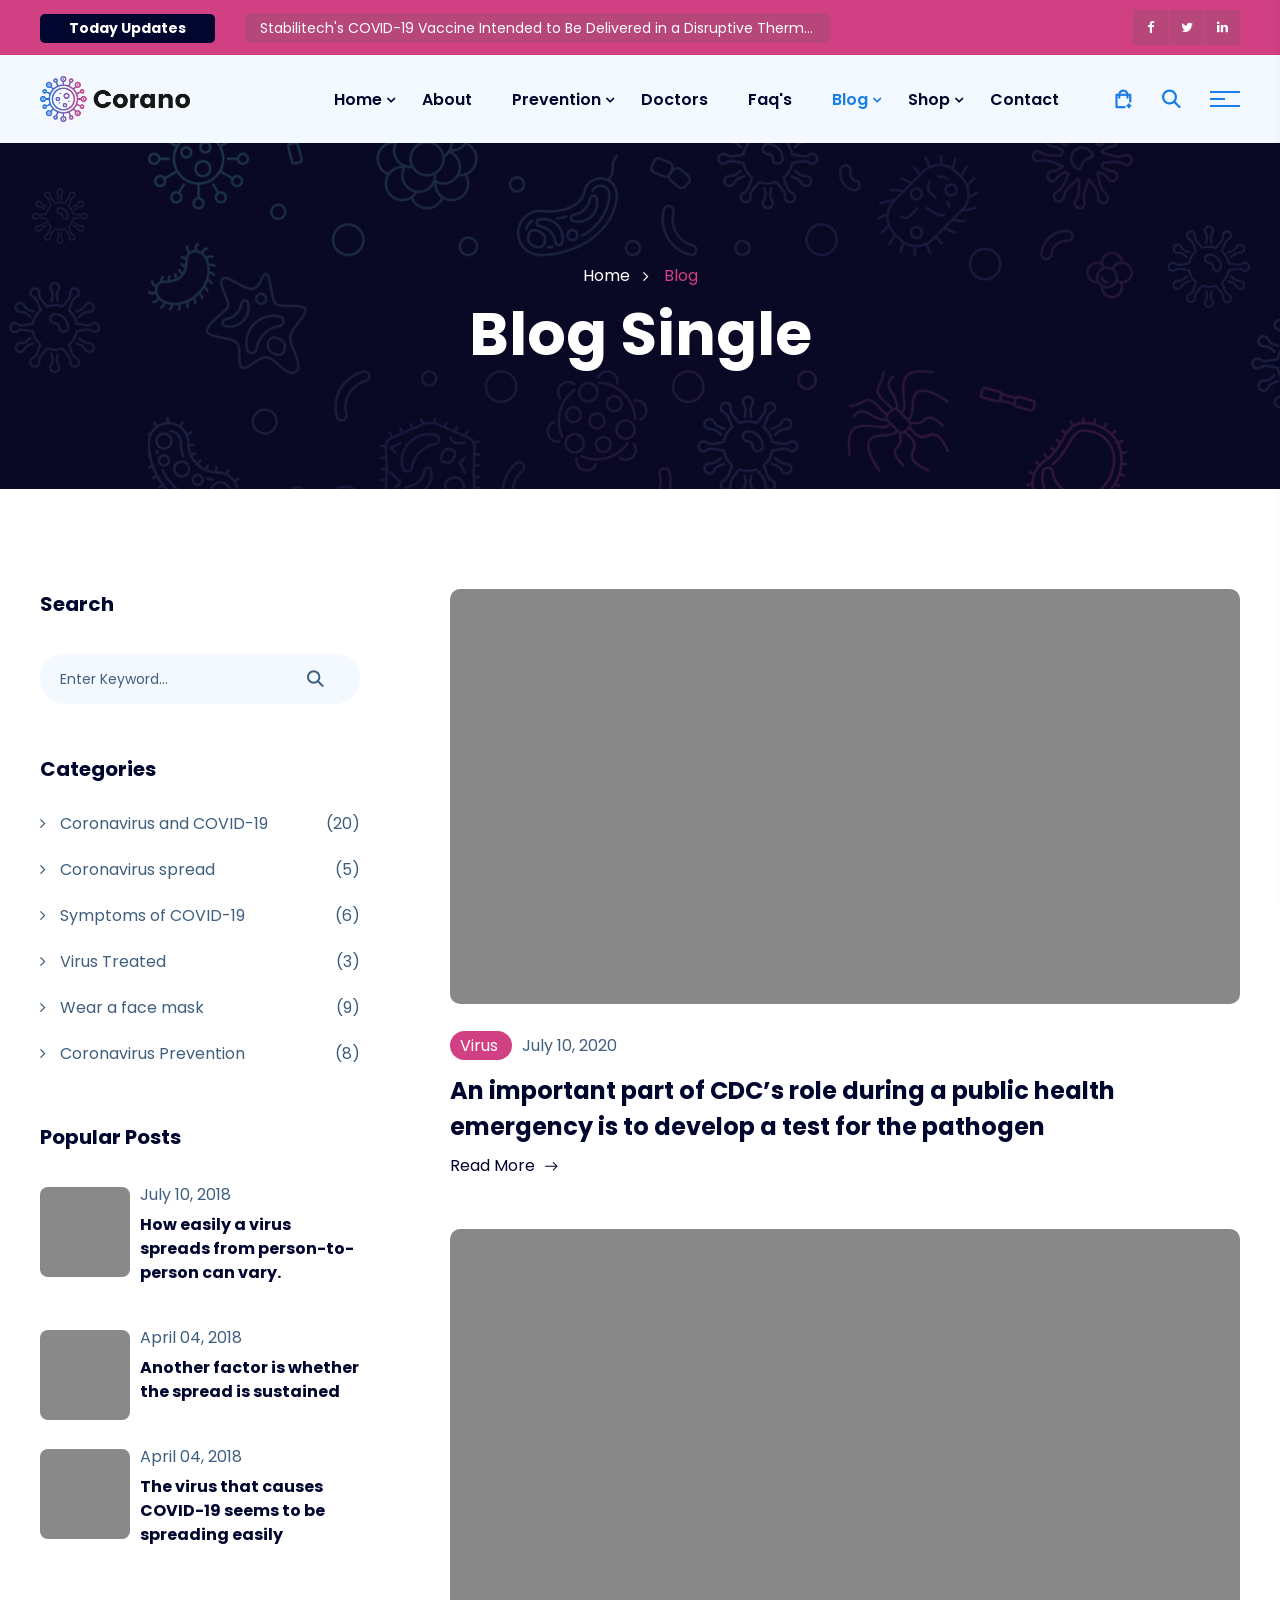
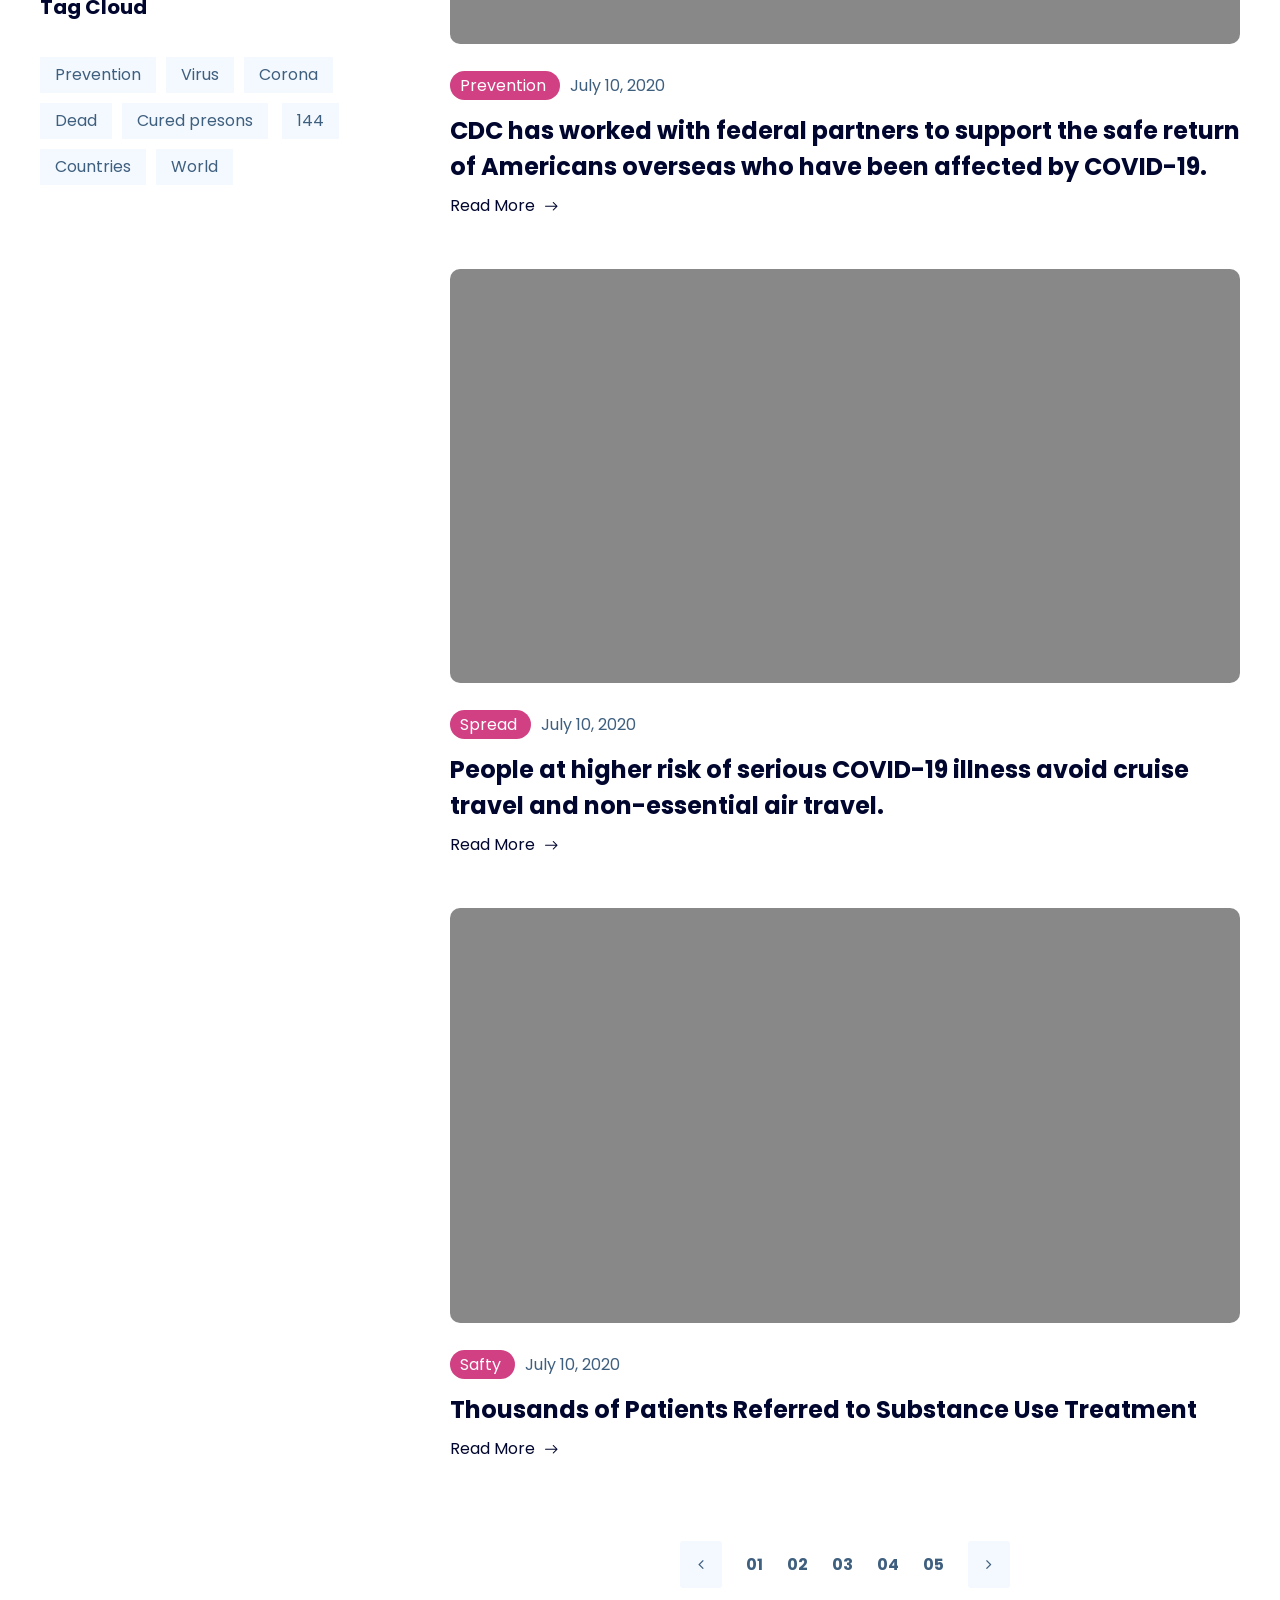
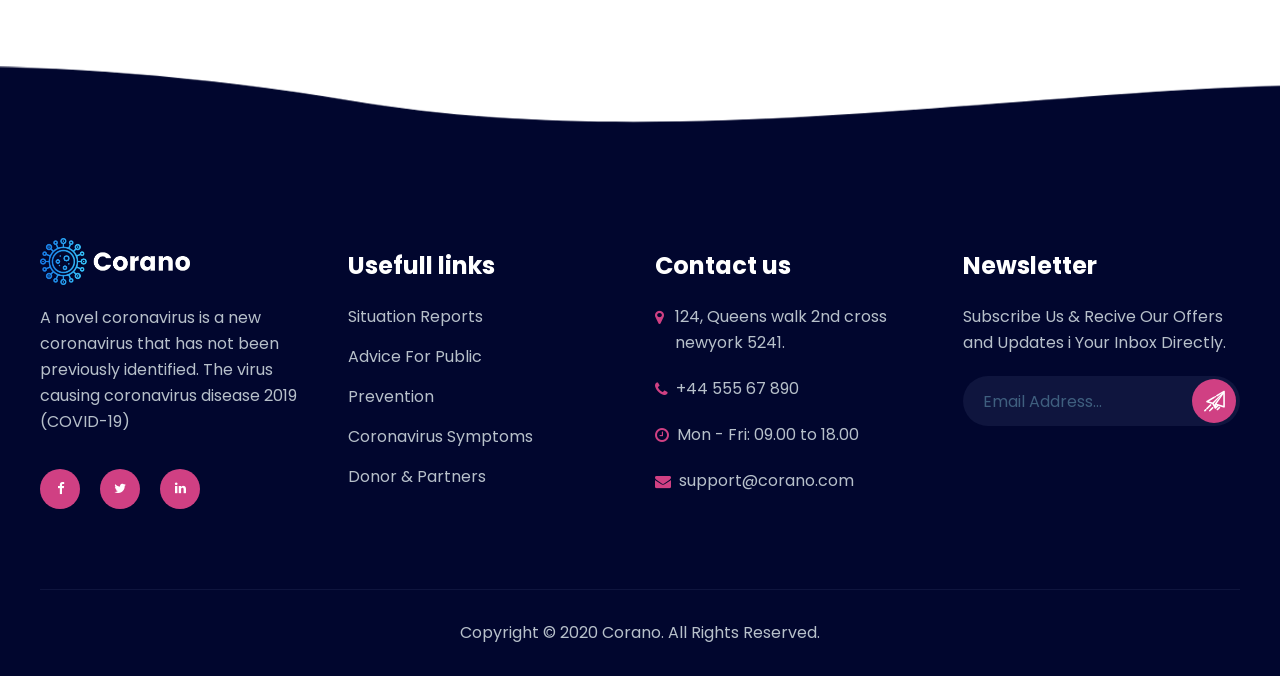
<file: html/blog-single.html>
<!DOCTYPE html>
<html lang="en">
   <head>
      <meta charset="utf-8">
      <meta name="title" content="Corona">
      <meta property="fb:app_id" content="312" />
      <meta property="og:type" content="Corona" />
      <meta property="og:url" content="http://steelthemes.com/demo/Elango/Corona-final" />
      <meta property="og:title" content="Corona">
      <meta property="og:image" content="http://steelthemes.com/demo/Elango/Corona-final/assets/image/fbimg-210x210.jpg">
      <meta property="og:description" content="Corona is html 5 Template">
      <meta name="full-screen" content="yes">
      <meta name="theme-color" content="#269bef ">
      <!-- Responsive -->
      <meta http-equiv="X-UA-Compatible" content="IE=edge">
      <meta name="viewport" content="width=device-width, initial-scale=1.0, maximum-scale=1.0, user-scalable=0">
      <title>Blog Single | Corano | Responsive HTML 5 Template</title>
      <link rel="stylesheet" type="text/css" href="assets/css/bootstrap.min.css">
      <link rel="stylesheet" type="text/css" href="assets/css/style.css">
      <link rel="stylesheet" type="text/css" href="assets/fonts/font/flaticon.css">
      <!---------favicon--------------->
      <link rel="icon" type="image/png" href="assets/image/favicon-32x32.png" sizes="32x32">
      <link rel="icon" type="image/png" href="assets/image/favicon-16x16.png" sizes="16x16">
      <!---------favicon--------------->
   </head>
   <body class="home_page_one">
      <div class="page_wapper">
         <!--Start Preloader-->
         <div class="preloader">
            <div class="preloader_box">
               <div class="loader">
                  <div class="circle item0"></div>
                  <div class="circle item1"></div>
                  <div class="circle item2"></div>
               </div>
            </div>
         </div>
         <!--End Preloader -->
         <!--Header-->
         <header class="header_v2">
            <section class="header_top">
               <div class="container">
                  <div class="row">
                     <div class="col-lg-8">
                        <div class="row">
                           <div class="col-lg-3 col-md-3">
                              <div class="heading">
                                 <h2>Today Updates</h2>
                              </div>
                           </div>
                           <div class="col-lg-9 col-md-9">
                              <div class="news_inner">
                                 <div class="owl-carousel owl-theme single_items">
                                    <div class="mid-text">
                                       <p><a href="#">Stabilitech's COVID-19 Vaccine Intended to Be Delivered in a Disruptive Thermally Stable Oral Capsule</a></p>
                                    </div>
                                    <div class="mid-text">
                                       <p><a href="#"> Controlled Release Drug Delivery Market Size Worth $69.8 Billion by 2027: Grand View Research, Inc.</a></p>
                                    </div>
                                    <div class="mid-text">
                                       <p><a href="#">  Drug Delivery Market Size Worth $69.8 Billion by 2027: Grand View Research, Inc.
                                          </a>
                                       </p>
                                    </div>
                                 </div>
                              </div>
                           </div>
                        </div>
                     </div>
                     <div class="col-lg-4">
                        <div class="text_right">
                           <div class="social_media_icon">
                              <ul class="clearfix">
                                 <li>
                                    <a href="#" class="has-tooltip">
                                       <span class="fa fa-facebook"></span>
                                       <div class="c-tooltip">
                                          <div class="tooltip-inner">Facebook</div>
                                       </div>
                                    </a>
                                 </li>
                                 <li>
                                    <a href="#" class="has-tooltip">
                                       <span class="fa fa-twitter"></span>
                                       <div class="c-tooltip">
                                          <div class="tooltip-inner">Twitter</div>
                                       </div>
                                    </a>
                                 </li>
                                 <li>
                                    <a href="#" class="has-tooltip">
                                       <span class="fa fa-linkedin"></span>
                                       <div class="c-tooltip">
                                          <div class="tooltip-inner">Linkedin</div>
                                       </div>
                                    </a>
                                 </li>
                              </ul>
                           </div>
                        </div>
                     </div>
                  </div>
               </div>
            </section>
            <section class="navbar_outer">
               <div class="navbar navbar-expand-lg  bsnav bsnav-sticky bsnav-sticky-slide">
                  <div class="container">
                     <a class="navbar-brand" href="index.html"><img src="assets/image/home-1-logo.png" class="img-fluid" alt="img"></a>
                     <button class="navbar-toggler toggler-spring"><span class="navbar-toggler-icon"></span></button>
                     <div class="collapse navbar-collapse scroll-nav">
                        <ul class="navbar-nav navbar-mobile navbar_left  ml-auto" id="nav">
                           <li class="nav-item nav_item  dropdown">
                              <a class="nav-link link_hd" href="#">  Home  </a>
                              <ul class="navbar-nav submenu">
                                 <li class="nav-item"><a class="nav-link" href="index.html">Home Default 01</a></li>
                                 <li class="nav-item"><a class="nav-link" href="index-2.html">Home Default 02 <span class="new_page">new</span></a></li>
                                 <li class="nav-item"><a class="nav-link" href="index-3.html">Home Default 03 <span class="new_page">new</span></a></li>
                                 <li class="nav-item"><a class="nav-link" href="one-page-index-1.html">Home Onepage Version</a></li>
                                 <li class="nav-item"><a class="nav-link" href="rtl/index.html" target="_blank">Home Default RTL </a></li>
                                 <li class="nav-item"><a class="nav-link" href="rtl/one-page-index-1.html">Home Onepage RTL</a></li>
                              </ul>
                           </li>
                           <li class="nav-item nav_item"><a class="nav-link link_hd" href="about.html">About </a></li>
                           <li class="nav-item nav_item dropdown">
                              <a class="nav-link link_hd" href="#">  Prevention  </a>
                              <ul class="navbar-nav submenu">
                                 <li class="nav-item"><a class="nav-link" href="prevention.html">Prevention</a></li>
                                 <li class="nav-item"><a class="nav-link" href="prevention-single.html">Prevention Detail</a></li>
                              </ul>
                           </li>
                           <li class="nav-item nav_item"><a class="nav-link link_hd" href="team.html">Doctors</a></li>
                           <li class="nav-item nav_item"><a class="nav-link link_hd" href="faq.html">Faq's</a></li>
                           <li class="nav-item nav_item dropdown">
                              <a class="nav-link link_hd" href="#">  Blog  </a>
                              <ul class="navbar-nav submenu">
                                 <li class="nav-item dropdown">
                                    <a class="nav-link arrow" href="#">Blog Grid </a>
                                    <ul class="navbar-nav child_menu">
                                       <li class="nav-item"><a class="nav-link" href="blog-three-column.html">Blog Three Column</a></li>
                                       <li class="nav-item"><a class="nav-link" href="blog-four-column.html">Blog Four Column</a></li>
                                       <li class="nav-item"><a class="nav-link" href="blog-single.html">Blog With Sidebar</a></li>
                                    </ul>
                                 </li>
                                 <li class="nav-item dropdown">
                                    <a class="nav-link arrow" href="#">Blog Details </a>
                                    <ul class="navbar-nav child_menu">
                                       <li class="nav-item"><a class="nav-link" href="blog-detail-sidebar.html">With Sidebar</a></li>
                                       <li class="nav-item"><a class="nav-link" href="blog-detail.html">Without Sidebar</a></li>
                                    </ul>
                                 </li>
                              </ul>
                           </li>
                           <li class="nav-item nav_item dropdown">
                              <a class="nav-link link_hd" href="#">  Shop  </a>
                              <ul class="navbar-nav submenu">
                                 <li class="nav-item"><a class="nav-link" href="shop.html">Shop</a></li>
                                 <li class="nav-item"><a class="nav-link" href="product-details.html">Product Details</a></li>
                                 <li class="nav-item"><a class="nav-link" href="shop-cart.html">cart</a></li>
                                 <li class="nav-item"><a class="nav-link" href="checkout.html">checkout</a></li>
                              </ul>
                           </li>
                           <li class="nav-item nav_item"><a class="nav-link link_hd" href="contact.html">Contact</a></li>
                        </ul>
                        <ul class="navbar-nav navbar-mobile navbar_right">
                           <li class="nav-item  dropdown">
                              <a href="#" class="cart_btn"><i class="flaticon-add-to-cart icon"></i></a>
                           </li>
                           <li class="nav-item  dropdown">
                              <a href="#" class="topbar-one__search search-popup__toggler"><i class="flaticon-search icon"></i></a>
                           </li>
                           <li class="nav-item  dropdown">
                              <!-- /.site-header__cart -->
                              <a href="#" class="site-header__sidemenu-nav side-menu__toggler">
                                 <span class="site-header__sidemenu-nav-line"></span>
                                 <!-- /.site-header__sidemenu-nav-line -->
                                 <span class="site-header__sidemenu-nav-line"></span>
                                 <!-- /.site-header__sidemenu-nav-line -->
                                 <span class="site-header__sidemenu-nav-line"></span>
                                 <!-- /.site-header__sidemenu-nav-line -->
                                 <!-- /.site-header__sidemenu -->
                              </a>
                           </li>
                        </ul>
                     </div>
                  </div>
               </div>
            </section>
         </header>
         <!--Header-->
         <!------main-content------>
         <main class="main-content">
            <section class="page_title">
               <div class="container">
                  <div class="row">
                     <div class="col-lg-12 d-flex">
                        <div class="content_box">
                           <ul class="bread_crumb text-center">
                              <li class="bread_crumb-item"><a href="#">Home</a></li>
                              <li class="bread_crumb-item active"> Blog </li>
                           </ul>
                           <h1>Blog Single</h1>
                        </div>
                     </div>
                  </div>
               </div>
            </section>
            <!-----------------breadcrumb------------------------>
            <div class="blog_single">
               <div class="container">
                  <div class="row">
                     <div class="col-lg-4 col-md-4 col-sm-12">
                        <div class="blog_side_bar_left">
                           <!----search-box---->
                           <div class="search_bar">
                              <h2 class="sub_head">Search</h2>
                              <div class="srch_input">
                                 <input type="text" name="search" id="search" placeholder="Enter Keyword..." autocomplete="off" />
                                 <button type="submit" class="search"><span class="flaticon-search"></span></button>
                              </div>
                           </div>
                           <!----search-box---->
                           <!----Categories---->
                           <div class="categories">
                              <h2 class="sub_head">Categories</h2>
                              <ul>
                                 <li><a href="#">Coronavirus and COVID-19<span>(20)</span></a></li>
                                 <li><a href="#"> Coronavirus spread<span>(5)</span></a></li>
                                 <li><a href="#">Symptoms of COVID-19<span> (6)</span></a></li>
                                 <li><a href="#">Virus Treated<span>(3)</span></a></li>
                                 <li><a href="#">Wear a face mask<span>(9)</span></a></li>
                                 <li><a href="#">Coronavirus Prevention<span> (8)</span></a></li>
                              </ul>
                           </div>
                           <!----Categories---->
                           <!---Popular Posts--->
                           <div class="popular_posts">
                              <h2 class="sub_head">Popular Posts</h2>
                              <div class="posts_box">
                                 <a href="#"><img src="assets/image/resources/popular-post-1.jpg" class="img-fluid" alt="popular_post" /></a>
                                 <div class="post_content">
                                    <p> July 10, 2018</p>
                                    <h2><a href="#">How easily a virus spreads from person-to-person can vary.</a></h2>
                                 </div>
                              </div>
                              <div class="posts_box">
                                 <a href="#"><img src="assets/image/resources/popular-post-1.jpg" class="img-fluid" alt="popular_post" /></a>
                                 <div class="post_content">
                                    <p> April 04, 2018</p>
                                    <h2><a href="#"> Another factor is whether the spread is sustained</a></h2>
                                 </div>
                              </div>
                              <div class="posts_box">
                                 <a href="#"><img src="assets/image/resources/popular-post-1.jpg" class="img-fluid" alt="popular_post" /></a>
                                 <div class="post_content">
                                    <p> April 04, 2018</p>
                                    <h2><a href="#">The virus that causes COVID-19 seems to be spreading easily </a></h2>
                                 </div>
                              </div>
                           </div>
                           <!---Popular Posts--->
                           <!----TAG CLOUD----->
                           <div class="tag_cloud">
                              <h2 class="sub_head">Tag Cloud</h2>
                              <div class="tags">
                                 <a href="#">Prevention</a><a href="#">Virus</a><a href="#">Corona</a>
                                 <a href="#">Dead</a><a href="#">Cured presons</a>
                                 <a href="#">144</a><a href="#">Countries</a><a href="#">World</a>
                              </div>
                           </div>
                           <!----TAG CLOUD----->
                        </div>
                     </div>
                     <div class="col-lg-8 col-md-8 col-sm-12">
                        <div class="blog_right_single">
                           <div class="blog-single-inner">
                              <div class="image">
                                 <img src="assets/image/resources/blog-single-1.jpg" class="img-fluid" alt="case" />
                                 <a href="#" class="link"></a>
                              </div>
                              <div class="blog-content">
                                 <p><a href="#">Virus </a> July 10, 2020</p>
                                 <h2><a href="#">An important part of CDC’s role during a public health emergency is to develop a test for the pathogen </a></h2>
                                 <a href="#" class="read_more tp_two">Read More <span class="flaticon-arrow"></span></a>
                              </div>
                           </div>
                           <div class="blog-single-inner">
                              <div class="image">
                                 <img src="assets/image/resources/blog-single-2.jpg" class="img-fluid" alt="case" />
                                 <a href="#" class="link"></a>
                              </div>
                              <div class="blog-content">
                                 <p><a href="#">Prevention </a> July 10, 2020</p>
                                 <h2><a href="#">CDC has worked with federal partners to support the safe return of Americans overseas who have been affected by COVID-19.</a></h2>
                                 <a href="#" class="read_more tp_two">Read More <span class="flaticon-arrow"></span></a>
                              </div>
                           </div>
                           <div class="blog-single-inner">
                              <div class="image">
                                 <img src="assets/image/resources/blog-single-3.jpg" class="img-fluid" alt="case" />
                                 <a href="#" class="link"></a>
                              </div>
                              <div class="blog-content">
                                 <p><a href="#">Spread </a> July 10, 2020</p>
                                 <h2><a href="#">People at higher risk of serious COVID-19 illness avoid cruise travel and non-essential air travel. </a></h2>
                                 <a href="#" class="read_more tp_two">Read More <span class="flaticon-arrow"></span></a>
                              </div>
                           </div>
                           <div class="blog-single-inner">
                              <div class="image">
                                 <img src="assets/image/resources/blog-single-4.jpg" class="img-fluid" alt="case" />
                                 <a href="#" class="link"></a>
                              </div>
                              <div class="blog-content">
                                 <p><a href="#">Safty </a> July 10, 2020</p>
                                 <h2><a href="#">Thousands of Patients Referred to Substance Use Treatment </a></h2>
                                 <a href="#" class="read_more tp_two">Read More <span class="flaticon-arrow"></span></a>
                              </div>
                           </div>
                           <div class="col-lg-12 text-center pagination_column">
                              <ul class="pagination">
                                 <li class="disabled"><a href="#"><span class="fa fa-angle-left"></span></a></li>
                                 <li class="active"><a href="#">01 </a></li>
                                 <li><a href="#">02</a></li>
                                 <li><a href="#">03</a></li>
                                 <li><a href="#">04</a></li>
                                 <li><a href="#">05</a></li>
                                 <li><a href="#"><span class="fa fa-angle-right"></span></a></li>
                              </ul>
                           </div>
                        </div>
                     </div>
                  </div>
               </div>
            </div>
            <section class="footer type_two ">
               <div class="footer_layer" style="background-image: url(assets/image/resources/footer-bg1.png);"></div>
               <div class="container ">
                  <div class="row ">
                     <div class="col-lg-3 col-xs-12 ">
                        <div class="footer_widgets tp_two first ">
                           <h3 class="widgets_title logo ">
                              <a href="index.html "><img src="assets/image/home-1-logo-white.png " class="img-fluid " alt="logo "></a>
                           </h3>
                           <div class="inner_widgets ">
                              <p>A novel coronavirus is a new coronavirus that has not been previously identified. The virus causing coronavirus disease 2019 (COVID-19)</p>
                              <div class="social_media_icon ">
                                 <ul class="clearfix ">
                                    <li>
                                       <a href="# " class="has-tooltip ">
                                          <span class="fa fa-facebook "></span>
                                          <div class="c-tooltip ">
                                             <div class="tooltip-inner ">Facebook</div>
                                          </div>
                                       </a>
                                    </li>
                                    <li>
                                       <a href="# " class="has-tooltip ">
                                          <span class="fa fa-twitter "></span>
                                          <div class="c-tooltip ">
                                             <div class="tooltip-inner ">Twitter</div>
                                          </div>
                                       </a>
                                    </li>
                                    <li>
                                       <a href="# " class="has-tooltip ">
                                          <span class="fa fa-linkedin "></span>
                                          <div class="c-tooltip ">
                                             <div class="tooltip-inner ">Linkedin</div>
                                          </div>
                                       </a>
                                    </li>
                                 </ul>
                              </div>
                           </div>
                        </div>
                     </div>
                     <div class="col-lg-3 col-md-4 col-sm-6 col-xs-12 ">
                        <div class="footer_widgets tp_two ">
                           <h3 class="widgets_title ">Usefull links</h3>
                           <div class="inner_widgets ">
                              <ul>
                                 <li><a href="# ">Situation Reports</a></li>
                                 <li><a href="# ">Advice For Public</a></li>
                                 <li><a href="# ">Prevention</a></li>
                                 <li><a href="# ">Coronavirus Symptoms</a></li>
                                 <li><a href="# ">Donor & Partners</a></li>
                              </ul>
                           </div>
                        </div>
                     </div>
                     <div class="col-lg-3 col-md-4 col-sm-6 col-xs-12 ">
                        <div class="footer_widgets tp_two ">
                           <h3 class="widgets_title ">Contact us</h3>
                           <div class="inner_widgets ">
                              <div class="text_box ">
                                 <span class="fa fa-map-marker"></span>
                                 <p>124, Queens walk 2nd cross newyork 5241.</p>
                              </div>
                              <div class="text_box ">
                                 <span class="fa fa-phone"></span>
                                 <p>+44 555 67 890</p>
                              </div>
                              <div class="text_box ">
                                 <span class="fa fa-clock-o"></span>
                                 <p>Mon - Fri: 09.00 to 18.00</p>
                              </div>
                              <div class="text_box ">
                                 <span class="fa fa-envelope"></span>
                                 <p>support@corano.com</p>
                              </div>
                           </div>
                        </div>
                     </div>
                     <div class="col-lg-3 col-md-4 col-sm-12 col-xs-12 ">
                        <div class="footer_widgets tp_two">
                           <h3 class="widgets_title ">Newsletter</h3>
                           <div class="inner_widgets">
                              <p class="sub_description">Subscribe Us &amp; Recive Our Offers and Updates i Your Inbox Directly.</p>
                              <form>
                                 <input type="email" name="email" placeholder="Email Address..." />
                                 <button class="sub_btn" type="submit"><span class="flaticon-paper-plane "></span></button>
                              </form>
                           </div>
                        </div>
                     </div>
                  </div>
                  <div class="footer_last type_two">
                     <div class="row">
                        <div class="col-lg-12 text-center ">
                           <p>Copyright © 2020 Corano. All Rights Reserved.</p>
                        </div>
                     </div>
                  </div>
               </div>
            </section>
            <!-------------main-centent-end--------------->
         </main>
         <!-------------pagewapper-end--------------->
      </div>
      <!--Scroll to top-->
      <a href="# " id="scroll" class="default-bg " style="display: inline;"><span class="fa fa-angle-up "></span></a>
      <!---------mbile-navbar----->
      <div class="bsnav-mobile ">
         <div class="bsnav-mobile-overlay"></div>
         <div class="navbar ">
            <button class="navbar-toggler toggler-spring mobile-toggler"><span class="fa fa-close "></span></button>
         </div>
      </div>
      <!---------mbile-navbar----->
      <!-- /.side-menu__block -->
      <div class="side-menu__block">
         <div class="side-menu__block-overlay custom-cursor__overlay">
            <div class="cursor "></div>
            <div class="cursor-follower"></div>
         </div>
         <!-- /.side-menu__block-overlay -->
         <div class="side-menu__block-inner">
            <div class="row ">
               <div class="col-lg-12 ">
                  <div class="logo_site ">
                     <a href="index.html "><img src="assets/image/home-1-logo.png" alt="logo " /></a>
                  </div>
                  <div class="side-menu__block-contact ">
                     <h2>Quick Online Consultancy Only on Few Minutes</h2>
                     <div class="form_outer ">
                        <form>
                           <div class="from_group ">
                              <input type="text" name="name" placeholder="Name " />
                           </div>
                           <div class="from_group ">
                              <input type="email" name="email" placeholder="Email " />
                           </div>
                           <div class="from_group">
                              <input type="text" name="phone" placeholder="Phone " />
                           </div>
                           <div class="from_group ">
                              <textarea rows="4" placeholder="Share Your Thoughts"></textarea>
                           </div>
                           <div class="from_group ">
                              <button  class="theme_btn tp_two" type="submit">Contact Us</button>
                           </div>
                        </form>
                     </div>
                  </div>
                  <!-- /.side-menu__block-contact -->
                  <div class="side-menu__block-contact ">
                     <h3 class="side-menu__block__title ">Contact Us</h3>
                     <!-- /.side-menu__block__title -->
                     <ul class="side-menu__block-contact__list ">
                        <li class="side-menu__block-contact__list-item ">
                           <i class="fa fa-map-marker "></i> Rock St 12, Newyork City, USA
                        </li>
                        <!-- /.side-menu__block-contact__list-item -->
                        <li class="side-menu__block-contact__list-item ">
                           <i class="fa fa-phone "></i>
                           <a href="tel:526-236-895-4732 ">(526) 236-895-4732</a>
                        </li>
                        <!-- /.side-menu__block-contact__list-item -->
                        <li class="side-menu__block-contact__list-item ">
                           <i class="fa fa-envelope "></i>
                           <a href="mailto:example@mail.com ">example@mail.com</a>
                        </li>
                        <!-- /.side-menu__block-contact__list-item -->
                        <li class="side-menu__block-contact__list-item ">
                           <i class="fa fa-clock-o "></i> Week Days: 09.00 to 18.00 Sunday: Closed
                        </li>
                        <!-- /.side-menu__block-contact__list-item -->
                     </ul>
                     <!-- /.side-menu__block-contact__list -->
                  </div>
                  <!-- /.side-menu__block-contact -->
                  <p class="side-menu__block__text site-footer__copy-text "><a href="# ">corano</a> <i class="fa fa-copyright "></i> 2020 All Right Reserved</p>
               </div>
            </div>
            <!-- /.side-menu__block-inner -->
         </div>
      </div>
      <!-- /.side-menu__block -->
      <!-- /.search-popup -->
      <div class="search-popup">
         <div class="search-popup__overlay custom-cursor__overlay">
            <div class="cursor "></div>
            <div class="cursor-follower "></div>
         </div>
         <!-- /.search-popup__overlay -->
         <div class="search-popup__inner ">
            <form action="# " class="search-popup__form ">
               <input type="text" name="search" placeholder="Type here to Search.... ">
               <button type="submit"><i class="flaticon-magnifying-glass "></i></button>
            </form>
         </div>
         <!-- /.search-popup__inner -->
      </div>
      <!-- /.search-popup -->
      <!-----------------------------------script-------------------------------------->
      <script src="assets/js/jquery.js "></script>
      <script src="assets/js/popper.min.js "></script>
      <script src="assets/js/bootstrap.min.js "></script>
      <script src="assets/js/bsnav.min.js "></script>
      <script src="assets/js/jquery-ui.js "></script>

      <script src="assets/js/wow.js "></script>
      <script src="assets/js/owl.js "></script>
      <script src="assets/js/odometer.min.js "></script>
      <script src="assets/js/TweenMax.min.js "></script>
      <script src="assets/js/validator.min.js "></script>
      <script src="assets/js/appear.js "></script>
      <script src="assets/js/moment.js "></script>
      <script src="assets/js/jquery.flexslider-min.js"></script>
      <script src="assets/js/pagenav.js"></script>
      <script src="assets/js/custom.js "></script>
   </body>
</html>
</file>
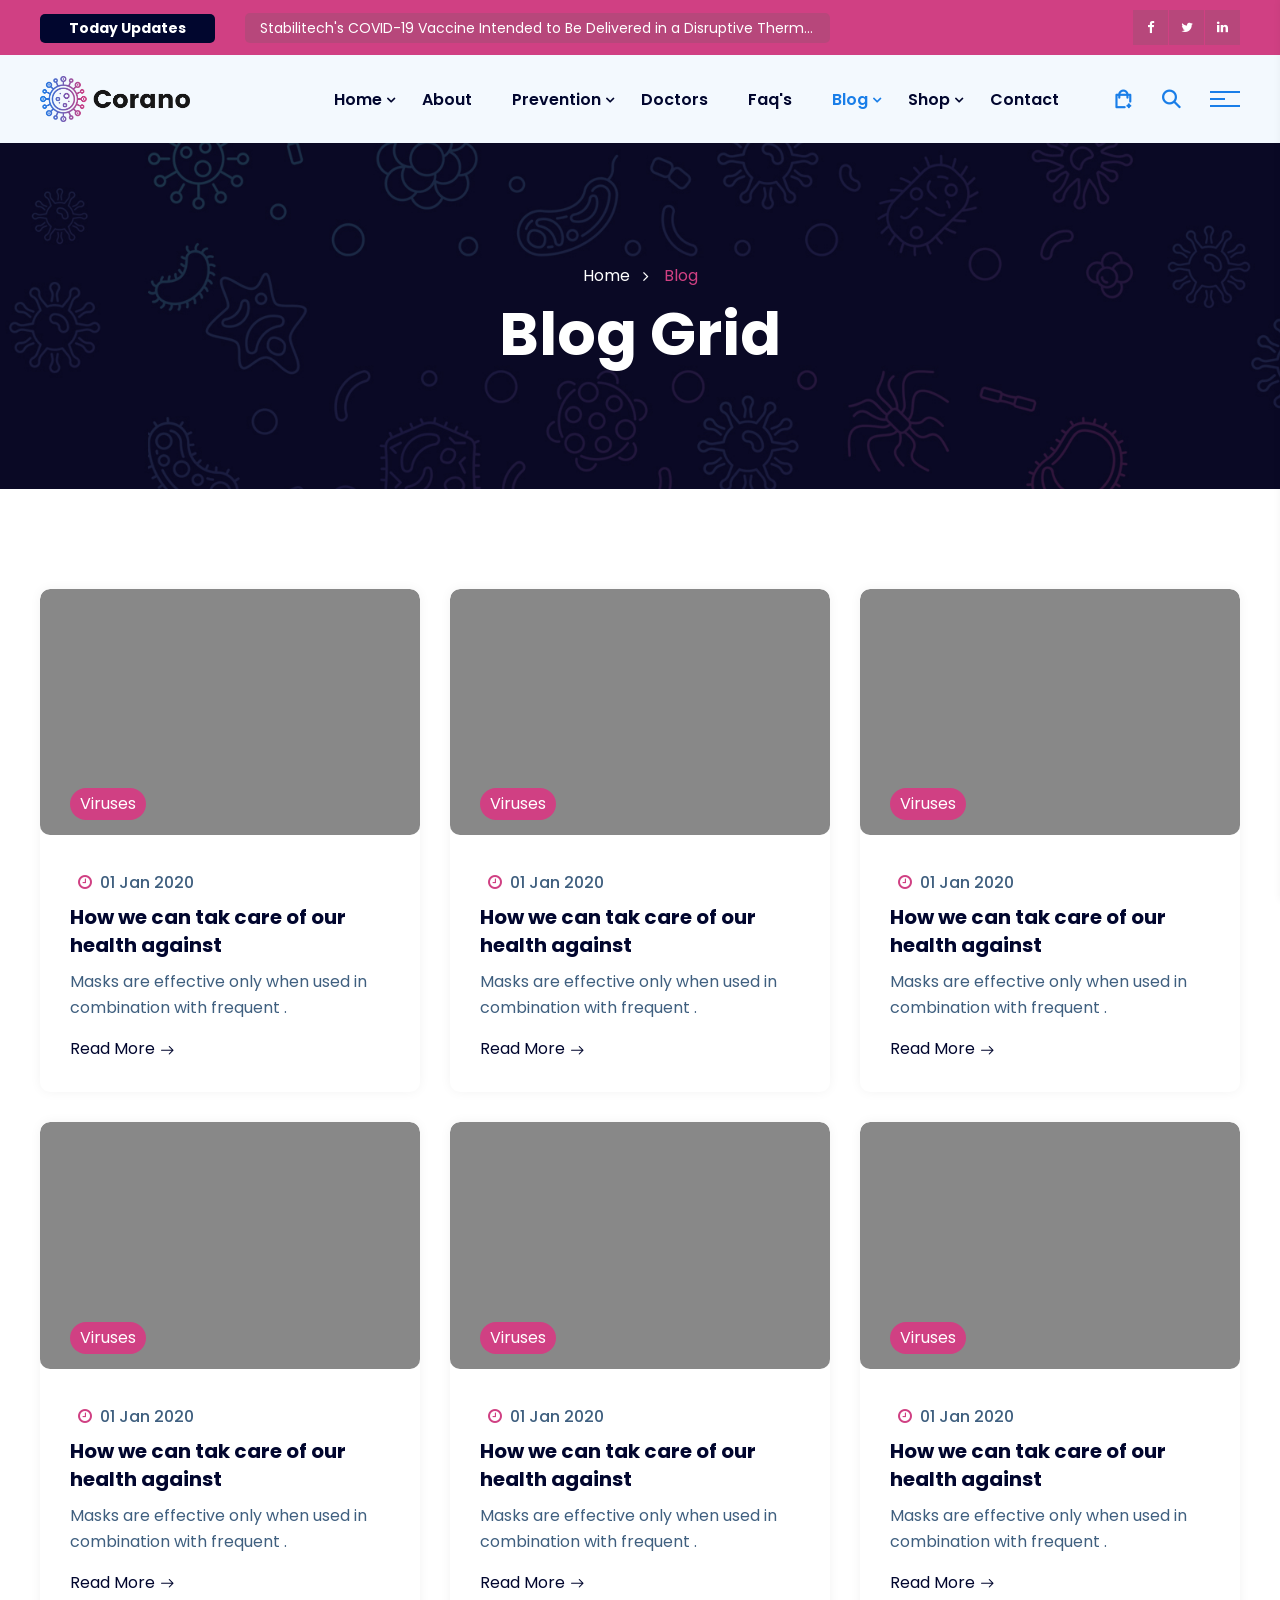
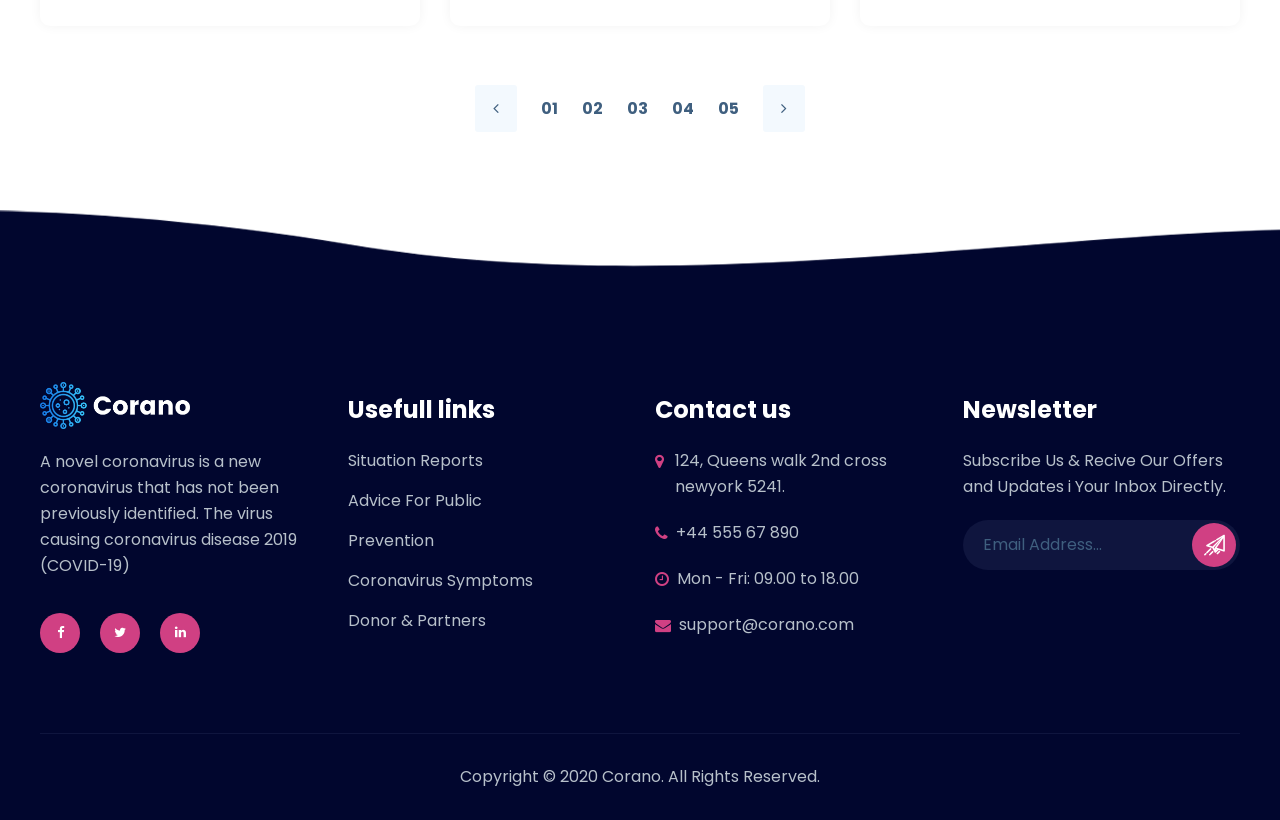
<file: html/blog-three-column.html>
<!DOCTYPE html>
<html lang="en">
   <head>
      <meta charset="utf-8">
      <meta name="title" content="Corona">
      <meta property="fb:app_id" content="312" />
      <meta property="og:type" content="Corona" />
      <meta property="og:url" content="http://steelthemes.com/demo/Elango/Corona-final" />
      <meta property="og:title" content="Corona">
      <meta property="og:image" content="http://steelthemes.com/demo/Elango/Corona-final/assets/image/fbimg-210x210.jpg">
      <meta property="og:description" content="Corona is html 5 Template">
      <meta name="full-screen" content="yes">
      <meta name="theme-color" content="#269bef ">
      <!-- Responsive -->
      <meta http-equiv="X-UA-Compatible" content="IE=edge">
      <meta name="viewport" content="width=device-width, initial-scale=1.0, maximum-scale=1.0, user-scalable=0">
      <title>Blog Three Column | Corano | Responsive HTML 5 Template</title>
      <link rel="stylesheet" type="text/css" href="assets/css/bootstrap.min.css">
      <link rel="stylesheet" type="text/css" href="assets/css/style.css">
      <link rel="stylesheet" type="text/css" href="assets/fonts/font/flaticon.css">
      <!---------favicon--------------->
      <link rel="icon" type="image/png" href="assets/image/favicon-32x32.png" sizes="32x32">
      <link rel="icon" type="image/png" href="assets/image/favicon-16x16.png" sizes="16x16">
      <!---------favicon--------------->
   </head>
   <body class="home_page_one">
      <div class="page_wapper">
         <!--Start Preloader-->
         <div class="preloader">
            <div class="preloader_box">
               <div class="loader">
                  <div class="circle item0"></div>
                  <div class="circle item1"></div>
                  <div class="circle item2"></div>
               </div>
            </div>
         </div>
         <!--End Preloader -->
         <!--Header-->
         <header class="header_v2">
            <section class="header_top">
               <div class="container">
                  <div class="row">
                     <div class="col-lg-8">
                        <div class="row">
                           <div class="col-lg-3 col-md-3">
                              <div class="heading">
                                 <h2>Today Updates</h2>
                              </div>
                           </div>
                           <div class="col-lg-9 col-md-9">
                              <div class="news_inner">
                                 <div class="owl-carousel owl-theme single_items">
                                    <div class="mid-text">
                                       <p><a href="#">Stabilitech's COVID-19 Vaccine Intended to Be Delivered in a Disruptive Thermally Stable Oral Capsule</a></p>
                                    </div>
                                    <div class="mid-text">
                                       <p><a href="#"> Controlled Release Drug Delivery Market Size Worth $69.8 Billion by 2027: Grand View Research, Inc.</a></p>
                                    </div>
                                    <div class="mid-text">
                                       <p><a href="#">  Drug Delivery Market Size Worth $69.8 Billion by 2027: Grand View Research, Inc.
                                          </a>
                                       </p>
                                    </div>
                                 </div>
                              </div>
                           </div>
                        </div>
                     </div>
                     <div class="col-lg-4">
                        <div class="text_right">
                           <div class="social_media_icon">
                              <ul class="clearfix">
                                 <li>
                                    <a href="#" class="has-tooltip">
                                       <span class="fa fa-facebook"></span>
                                       <div class="c-tooltip">
                                          <div class="tooltip-inner">Facebook</div>
                                       </div>
                                    </a>
                                 </li>
                                 <li>
                                    <a href="#" class="has-tooltip">
                                       <span class="fa fa-twitter"></span>
                                       <div class="c-tooltip">
                                          <div class="tooltip-inner">Twitter</div>
                                       </div>
                                    </a>
                                 </li>
                                 <li>
                                    <a href="#" class="has-tooltip">
                                       <span class="fa fa-linkedin"></span>
                                       <div class="c-tooltip">
                                          <div class="tooltip-inner">Linkedin</div>
                                       </div>
                                    </a>
                                 </li>
                              </ul>
                           </div>
                        </div>
                     </div>
                  </div>
               </div>
            </section>
            <section class="navbar_outer">
               <div class="navbar navbar-expand-lg  bsnav bsnav-sticky bsnav-sticky-slide">
                  <div class="container">
                     <a class="navbar-brand" href="index.html"><img src="assets/image/home-1-logo.png" class="img-fluid" alt="img"></a>
                     <button class="navbar-toggler toggler-spring"><span class="navbar-toggler-icon"></span></button>
                     <div class="collapse navbar-collapse scroll-nav">
                        <ul class="navbar-nav navbar-mobile navbar_left  ml-auto" id="nav">
                           <li class="nav-item nav_item  dropdown">
                              <a class="nav-link link_hd" href="#">  Home  </a>
                              <ul class="navbar-nav submenu">
                                 <li class="nav-item"><a class="nav-link" href="index.html">Home Default 01</a></li>
                                 <li class="nav-item"><a class="nav-link" href="index-2.html">Home Default 02 <span class="new_page">new</span></a></li>
                                 <li class="nav-item"><a class="nav-link" href="index-3.html">Home Default 03 <span class="new_page">new</span></a></li>
                                 <li class="nav-item"><a class="nav-link" href="one-page-index-1.html">Home Onepage Version</a></li>
                                 <li class="nav-item"><a class="nav-link" href="rtl/index.html" target="_blank">Home Default RTL </a></li>
                                 <li class="nav-item"><a class="nav-link" href="rtl/one-page-index-1.html">Home Onepage RTL</a></li>
                              </ul>
                           </li>
                           <li class="nav-item nav_item"><a class="nav-link link_hd" href="about.html">About </a></li>
                           <li class="nav-item nav_item dropdown">
                              <a class="nav-link link_hd" href="#">  Prevention  </a>
                              <ul class="navbar-nav submenu">
                                 <li class="nav-item"><a class="nav-link" href="prevention.html">Prevention</a></li>
                                 <li class="nav-item"><a class="nav-link" href="prevention-single.html">Prevention Detail</a></li>
                              </ul>
                           </li>
                           <li class="nav-item nav_item"><a class="nav-link link_hd" href="team.html">Doctors</a></li>
                           <li class="nav-item nav_item"><a class="nav-link link_hd" href="faq.html">Faq's</a></li>
                           <li class="nav-item nav_item dropdown">
                              <a class="nav-link link_hd" href="#">  Blog  </a>
                              <ul class="navbar-nav submenu">
                                 <li class="nav-item dropdown">
                                    <a class="nav-link arrow" href="#">Blog Grid </a>
                                    <ul class="navbar-nav child_menu">
                                       <li class="nav-item"><a class="nav-link" href="blog-three-column.html">Blog Three Column</a></li>
                                       <li class="nav-item"><a class="nav-link" href="blog-four-column.html">Blog Four Column</a></li>
                                       <li class="nav-item"><a class="nav-link" href="blog-single.html">Blog With Sidebar</a></li>
                                    </ul>
                                 </li>
                                 <li class="nav-item dropdown">
                                    <a class="nav-link arrow" href="#">Blog Details </a>
                                    <ul class="navbar-nav child_menu">
                                       <li class="nav-item"><a class="nav-link" href="blog-detail-sidebar.html">With Sidebar</a></li>
                                       <li class="nav-item"><a class="nav-link" href="blog-detail.html">Without Sidebar</a></li>
                                    </ul>
                                 </li>
                              </ul>
                           </li>
                           <li class="nav-item nav_item dropdown">
                              <a class="nav-link link_hd" href="#">  Shop  </a>
                              <ul class="navbar-nav submenu">
                                 <li class="nav-item"><a class="nav-link" href="shop.html">Shop</a></li>
                                 <li class="nav-item"><a class="nav-link" href="product-details.html">Product Details</a></li>
                                 <li class="nav-item"><a class="nav-link" href="shop-cart.html">cart</a></li>
                                 <li class="nav-item"><a class="nav-link" href="checkout.html">checkout</a></li>
                              </ul>
                           </li>
                           <li class="nav-item nav_item"><a class="nav-link link_hd" href="contact.html">Contact</a></li>
                        </ul>
                        <ul class="navbar-nav navbar-mobile navbar_right">
                           <li class="nav-item  dropdown">
                              <a href="#" class="cart_btn"><i class="flaticon-add-to-cart icon"></i></a>
                           </li>
                           <li class="nav-item  dropdown">
                              <a href="#" class="topbar-one__search search-popup__toggler"><i class="flaticon-search icon"></i></a>
                           </li>
                           <li class="nav-item  dropdown">
                              <!-- /.site-header__cart -->
                              <a href="#" class="site-header__sidemenu-nav side-menu__toggler">
                                 <span class="site-header__sidemenu-nav-line"></span>
                                 <!-- /.site-header__sidemenu-nav-line -->
                                 <span class="site-header__sidemenu-nav-line"></span>
                                 <!-- /.site-header__sidemenu-nav-line -->
                                 <span class="site-header__sidemenu-nav-line"></span>
                                 <!-- /.site-header__sidemenu-nav-line -->
                                 <!-- /.site-header__sidemenu -->
                              </a>
                           </li>
                        </ul>
                     </div>
                  </div>
               </div>
            </section>
         </header>
         <!--Header-->
         <!------main-content------>
         <main class="main-content">
            <section class="page_title">
               <div class="container">
                  <div class="row">
                     <div class="col-lg-12 d-flex">
                        <div class="content_box">
                           <ul class="bread_crumb text-center">
                              <li class="bread_crumb-item"><a href="#">Home</a></li>
                              <li class="bread_crumb-item active"> Blog </li>
                           </ul>
                           <h1>Blog Grid </h1>
                        </div>
                     </div>
                  </div>
               </div>
            </section>
            <!-----------------breadcrumb------------------------>
            <section class="blog_grid ">
               <div class="container">
                  <div class="row">
                     <div class="col-lg-4 col-md-4 col-sm-12">
                        <div class="blog_box type_two ">
                           <div class=" image_box ">
                              <img src="assets/image/resources/blog-1.jpg " class="img-fluid " alt="img " />
                              <div class="overlay ">
                                 <a href="https://www.youtube.com/watch?v=nfP5N9Yc72A&amp;t=28s " data-fancybox="gallery " data-caption=" ">
                                 <span class="flaticon-video-camera "></span>
                                 </a>
                              </div>
                           </div>
                           <div class="content_box ">
                              <a href="# " class="category ">Viruses</a>
                              <div class="title_box ">
                                 <div class="post-date ">
                                    <p><span class="fa fa-clock-o "></span>01 Jan 2020</p>
                                 </div>
                                 <h2><a href="blog-single.html ">How we can tak care of our health against  </a></h2>
                              </div>
                              <p>Masks are effective only when used in combination with frequent .</p>
                              <a href="blog-single.html " class="read_more tp_two ">Read More<span class="flaticon-arrow "></span></a>
                           </div>
                        </div>
                     </div>
                     <div class="col-lg-4 col-md-4 col-sm-12">
                        <div class="blog_box type_two ">
                           <div class="image_box ">
                              <img src="assets/image/resources/blog-2.jpg " class="img-fluid " alt="img " />
                              <div class="overlay ">
                                 <a href="assets/image/resources/blog-3.jpg " data-fancybox="gallery " data-caption=" ">
                                 <span class="flaticon-image zoom_icon "></span>
                                 </a>
                              </div>
                           </div>
                           <div class="content_box ">
                              <a href="# " class="category ">Viruses</a>
                              <div class="title_box ">
                                 <div class="post-date ">
                                    <p><span class="fa fa-clock-o "></span>01 Jan 2020</p>
                                 </div>
                                 <h2><a href="blog-single.html ">How we can tak care of our health against  </a></h2>
                              </div>
                              <p>Masks are effective only when used in combination with frequent .</p>
                              <a href="blog-single.html " class="read_more tp_two ">Read More<span class="flaticon-arrow "></span></a>
                           </div>
                        </div>
                     </div>
                     <div class="col-lg-4 col-md-4 col-sm-12">
                        <div class="blog_box type_two ">
                           <div class="image_box ">
                              <img src="assets/image/resources/blog-4.jpg " class="img-fluid " alt="img " />
                              <div class="overlay ">
                                 <a href="https://www.youtube.com/watch?v=nfP5N9Yc72A&amp;t=28s " data-fancybox="gallery " data-caption=" ">
                                 <span class="flaticon-video-camera "></span>
                                 </a>
                              </div>
                           </div>
                           <div class="content_box ">
                              <a href="# " class="category ">Viruses</a>
                              <div class="title_box ">
                                 <div class="post-date ">
                                    <p><span class="fa fa-clock-o "></span>01 Jan 2020</p>
                                 </div>
                                 <h2><a href="blog-single.html ">How we can tak care of our health against  </a></h2>
                              </div>
                              <p>Masks are effective only when used in combination with frequent .</p>
                              <a href="blog-single.html " class="read_more tp_two ">Read More<span class="flaticon-arrow "></span></a>
                           </div>
                        </div>
                     </div>
                     <div class="col-lg-4 col-md-4 col-sm-12">
                        <div class="blog_box type_two ">
                           <div class="image_box ">
                              <img src="assets/image/resources/blog-3.jpg " class="img-fluid " alt="img " />
                              <div class="overlay ">
                                 <a href="assets/image/resources/blog-3.jpg " data-fancybox="gallery " data-caption=" ">
                                 <span class="flaticon-image zoom_icon "></span>
                                 </a>
                              </div>
                           </div>
                           <div class="content_box ">
                              <a href="# " class="category ">Viruses</a>
                              <div class="title_box ">
                                 <div class="post-date ">
                                    <p><span class="fa fa-clock-o "></span>01 Jan 2020</p>
                                 </div>
                                 <h2><a href="blog-single.html ">How we can tak care of our health against  </a></h2>
                              </div>
                              <p>Masks are effective only when used in combination with frequent .</p>
                              <a href="blog-single.html " class="read_more tp_two ">Read More<span class="flaticon-arrow "></span></a>
                           </div>
                        </div>
                     </div>
                     <div class="col-lg-4 col-md-4 col-sm-12">
                        <div class="blog_box type_two ">
                           <div class=" image_box ">
                              <img src="assets/image/resources/blog-1.jpg " class="img-fluid " alt="img " />
                              <div class="overlay ">
                                 <a href="https://www.youtube.com/watch?v=nfP5N9Yc72A&amp;t=28s " data-fancybox="gallery " data-caption=" ">
                                 <span class="flaticon-video-camera "></span>
                                 </a>
                              </div>
                           </div>
                           <div class="content_box ">
                              <a href="# " class="category ">Viruses</a>
                              <div class="title_box ">
                                 <div class="post-date ">
                                    <p><span class="fa fa-clock-o "></span>01 Jan 2020</p>
                                 </div>
                                 <h2><a href="blog-single.html ">How we can tak care of our health against  </a></h2>
                              </div>
                              <p>Masks are effective only when used in combination with frequent .</p>
                              <a href="blog-single.html " class="read_more tp_two ">Read More<span class="flaticon-arrow "></span></a>
                           </div>
                        </div>
                     </div>
                     <div class="col-lg-4 col-md-4 col-sm-12">
                        <div class="blog_box type_two ">
                           <div class="image_box ">
                              <img src="assets/image/resources/blog-2.jpg " class="img-fluid " alt="img " />
                              <div class="overlay ">
                                 <a href="assets/image/resources/blog-3.jpg " data-fancybox="gallery " data-caption=" ">
                                 <span class="flaticon-image zoom_icon "></span>
                                 </a>
                              </div>
                           </div>
                           <div class="content_box ">
                              <a href="# " class="category ">Viruses</a>
                              <div class="title_box ">
                                 <div class="post-date ">
                                    <p><span class="fa fa-clock-o "></span>01 Jan 2020</p>
                                 </div>
                                 <h2><a href="blog-single.html ">How we can tak care of our health against  </a></h2>
                              </div>
                              <p>Masks are effective only when used in combination with frequent .</p>
                              <a href="blog-single.html " class="read_more tp_two ">Read More<span class="flaticon-arrow "></span></a>
                           </div>
                        </div>
                     </div>
                  </div>
                  <div class="row">
                     <div class="col-lg-12 text-center pagination_column">
                        <ul class="pagination">
                           <li class="disabled"><a href="#"><span class="fa fa-angle-left"></span></a></li>
                           <li class="active"><a href="#">01 </a></li>
                           <li><a href="#">02</a></li>
                           <li><a href="#">03</a></li>
                           <li><a href="#">04</a></li>
                           <li><a href="#">05</a></li>
                           <li><a href="#"><span class="fa fa-angle-right"></span></a></li>
                        </ul>
                     </div>
                  </div>
               </div>
            </section>
            <section class="footer type_two ">
               <div class="footer_layer" style="background-image: url(assets/image/resources/footer-bg1.png);"></div>
               <div class="container ">
                  <div class="row ">
                     <div class="col-lg-3 col-xs-12 ">
                        <div class="footer_widgets tp_two first ">
                           <h3 class="widgets_title logo ">
                              <a href="index.html "><img src="assets/image/home-1-logo-white.png " class="img-fluid " alt="logo "></a>
                           </h3>
                           <div class="inner_widgets ">
                              <p>A novel coronavirus is a new coronavirus that has not been previously identified. The virus causing coronavirus disease 2019 (COVID-19)</p>
                              <div class="social_media_icon ">
                                 <ul class="clearfix ">
                                    <li>
                                       <a href="# " class="has-tooltip ">
                                          <span class="fa fa-facebook "></span>
                                          <div class="c-tooltip ">
                                             <div class="tooltip-inner ">Facebook</div>
                                          </div>
                                       </a>
                                    </li>
                                    <li>
                                       <a href="# " class="has-tooltip ">
                                          <span class="fa fa-twitter "></span>
                                          <div class="c-tooltip ">
                                             <div class="tooltip-inner ">Twitter</div>
                                          </div>
                                       </a>
                                    </li>
                                    <li>
                                       <a href="# " class="has-tooltip ">
                                          <span class="fa fa-linkedin "></span>
                                          <div class="c-tooltip ">
                                             <div class="tooltip-inner ">Linkedin</div>
                                          </div>
                                       </a>
                                    </li>
                                 </ul>
                              </div>
                           </div>
                        </div>
                     </div>
                     <div class="col-lg-3 col-md-4 col-sm-6 col-xs-12 ">
                        <div class="footer_widgets tp_two ">
                           <h3 class="widgets_title ">Usefull links</h3>
                           <div class="inner_widgets ">
                              <ul>
                                 <li><a href="# ">Situation Reports</a></li>
                                 <li><a href="# ">Advice For Public</a></li>
                                 <li><a href="# ">Prevention</a></li>
                                 <li><a href="# ">Coronavirus Symptoms</a></li>
                                 <li><a href="# ">Donor & Partners</a></li>
                              </ul>
                           </div>
                        </div>
                     </div>
                     <div class="col-lg-3 col-md-4 col-sm-6 col-xs-12 ">
                        <div class="footer_widgets tp_two ">
                           <h3 class="widgets_title ">Contact us</h3>
                           <div class="inner_widgets ">
                              <div class="text_box ">
                                 <span class="fa fa-map-marker"></span>
                                 <p>124, Queens walk 2nd cross newyork 5241.</p>
                              </div>
                              <div class="text_box ">
                                 <span class="fa fa-phone"></span>
                                 <p>+44 555 67 890</p>
                              </div>
                              <div class="text_box ">
                                 <span class="fa fa-clock-o"></span>
                                 <p>Mon - Fri: 09.00 to 18.00</p>
                              </div>
                              <div class="text_box ">
                                 <span class="fa fa-envelope"></span>
                                 <p>support@corano.com</p>
                              </div>
                           </div>
                        </div>
                     </div>
                     <div class="col-lg-3 col-md-4 col-sm-12 col-xs-12 ">
                        <div class="footer_widgets tp_two">
                           <h3 class="widgets_title ">Newsletter</h3>
                           <div class="inner_widgets">
                              <p class="sub_description">Subscribe Us &amp; Recive Our Offers and Updates i Your Inbox Directly.</p>
                              <form>
                                 <input type="email" name="email" placeholder="Email Address..." />
                                 <button class="sub_btn" type="submit"><span class="flaticon-paper-plane "></span></button>
                              </form>
                           </div>
                        </div>
                     </div>
                  </div>
                  <div class="footer_last type_two">
                     <div class="row">
                        <div class="col-lg-12 text-center ">
                           <p>Copyright © 2020 Corano. All Rights Reserved.</p>
                        </div>
                     </div>
                  </div>
               </div>
            </section>
            <!-------------main-centent-end--------------->
         </main>
         <!-------------pagewapper-end--------------->
      </div>
      <!--Scroll to top-->
      <a href="# " id="scroll" class="default-bg " style="display: inline;"><span class="fa fa-angle-up "></span></a>
      <!---------mbile-navbar----->
      <div class="bsnav-mobile ">
         <div class="bsnav-mobile-overlay"></div>
         <div class="navbar ">
            <button class="navbar-toggler toggler-spring mobile-toggler"><span class="fa fa-close "></span></button>
         </div>
      </div>
      <!---------mbile-navbar----->
      <!-- /.side-menu__block -->
      <div class="side-menu__block">
         <div class="side-menu__block-overlay custom-cursor__overlay">
            <div class="cursor "></div>
            <div class="cursor-follower"></div>
         </div>
         <!-- /.side-menu__block-overlay -->
         <div class="side-menu__block-inner">
            <div class="row ">
               <div class="col-lg-12 ">
                  <div class="logo_site ">
                     <a href="index.html "><img src="assets/image/home-1-logo.png" alt="logo " /></a>
                  </div>
                  <div class="side-menu__block-contact ">
                     <h2>Quick Online Consultancy Only on Few Minutes</h2>
                     <div class="form_outer ">
                        <form>
                           <div class="from_group ">
                              <input type="text" name="name" placeholder="Name " />
                           </div>
                           <div class="from_group ">
                              <input type="email" name="email" placeholder="Email " />
                           </div>
                           <div class="from_group">
                              <input type="text" name="phone" placeholder="Phone " />
                           </div>
                           <div class="from_group ">
                              <textarea rows="4" placeholder="Share Your Thoughts"></textarea>
                           </div>
                           <div class="from_group ">
                              <button  class="theme_btn tp_two" type="submit">Contact Us</button>
                           </div>
                        </form>
                     </div>
                  </div>
                  <!-- /.side-menu__block-contact -->
                  <div class="side-menu__block-contact ">
                     <h3 class="side-menu__block__title ">Contact Us</h3>
                     <!-- /.side-menu__block__title -->
                     <ul class="side-menu__block-contact__list ">
                        <li class="side-menu__block-contact__list-item ">
                           <i class="fa fa-map-marker "></i> Rock St 12, Newyork City, USA
                        </li>
                        <!-- /.side-menu__block-contact__list-item -->
                        <li class="side-menu__block-contact__list-item ">
                           <i class="fa fa-phone "></i>
                           <a href="tel:526-236-895-4732 ">(526) 236-895-4732</a>
                        </li>
                        <!-- /.side-menu__block-contact__list-item -->
                        <li class="side-menu__block-contact__list-item ">
                           <i class="fa fa-envelope "></i>
                           <a href="mailto:example@mail.com ">example@mail.com</a>
                        </li>
                        <!-- /.side-menu__block-contact__list-item -->
                        <li class="side-menu__block-contact__list-item ">
                           <i class="fa fa-clock-o "></i> Week Days: 09.00 to 18.00 Sunday: Closed
                        </li>
                        <!-- /.side-menu__block-contact__list-item -->
                     </ul>
                     <!-- /.side-menu__block-contact__list -->
                  </div>
                  <!-- /.side-menu__block-contact -->
                  <p class="side-menu__block__text site-footer__copy-text "><a href="# ">corano</a> <i class="fa fa-copyright "></i> 2020 All Right Reserved</p>
               </div>
            </div>
            <!-- /.side-menu__block-inner -->
         </div>
      </div>
      <!-- /.side-menu__block -->
      <!-- /.search-popup -->
      <div class="search-popup">
         <div class="search-popup__overlay custom-cursor__overlay">
            <div class="cursor "></div>
            <div class="cursor-follower "></div>
         </div>
         <!-- /.search-popup__overlay -->
         <div class="search-popup__inner ">
            <form action="# " class="search-popup__form ">
               <input type="text" name="search" placeholder="Type here to Search.... ">
               <button type="submit"><i class="flaticon-magnifying-glass "></i></button>
            </form>
         </div>
         <!-- /.search-popup__inner -->
      </div>
      <!-- /.search-popup -->
      <!-----------------------------------script-------------------------------------->
      <script src="assets/js/jquery.js "></script>
      <script src="assets/js/popper.min.js "></script>
      <script src="assets/js/bootstrap.min.js "></script>
      <script src="assets/js/bsnav.min.js "></script>
      <script src="assets/js/jquery-ui.js "></script>

      <script src="assets/js/wow.js "></script>
      <script src="assets/js/owl.js "></script>
      <script src="assets/js/odometer.min.js "></script>
      <script src="assets/js/TweenMax.min.js "></script>
      <script src="assets/js/validator.min.js "></script>
      <script src="assets/js/appear.js "></script>
      <script src="assets/js/moment.js "></script>
      <script src="assets/js/jquery.flexslider-min.js"></script>
      <script src="assets/js/pagenav.js"></script>
      <script src="assets/js/custom.js "></script>
   </body>
</html>
</file>
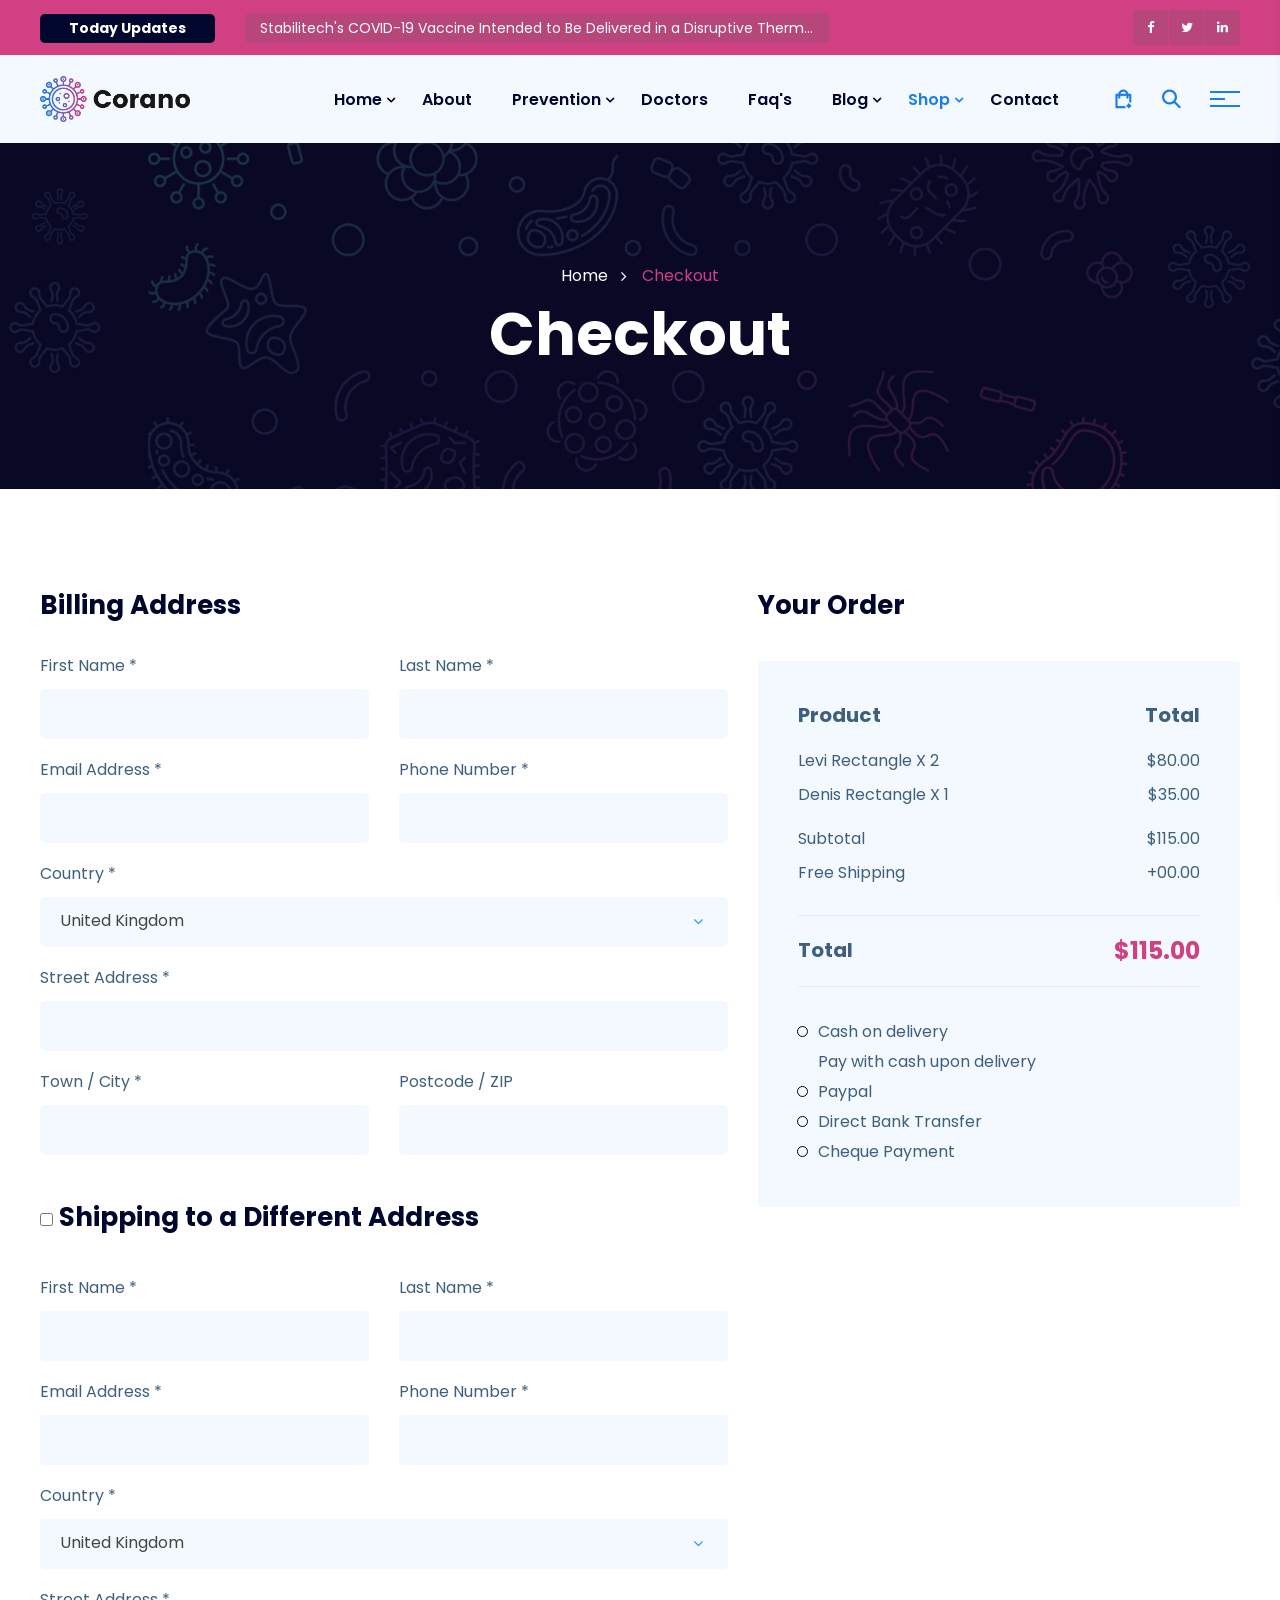
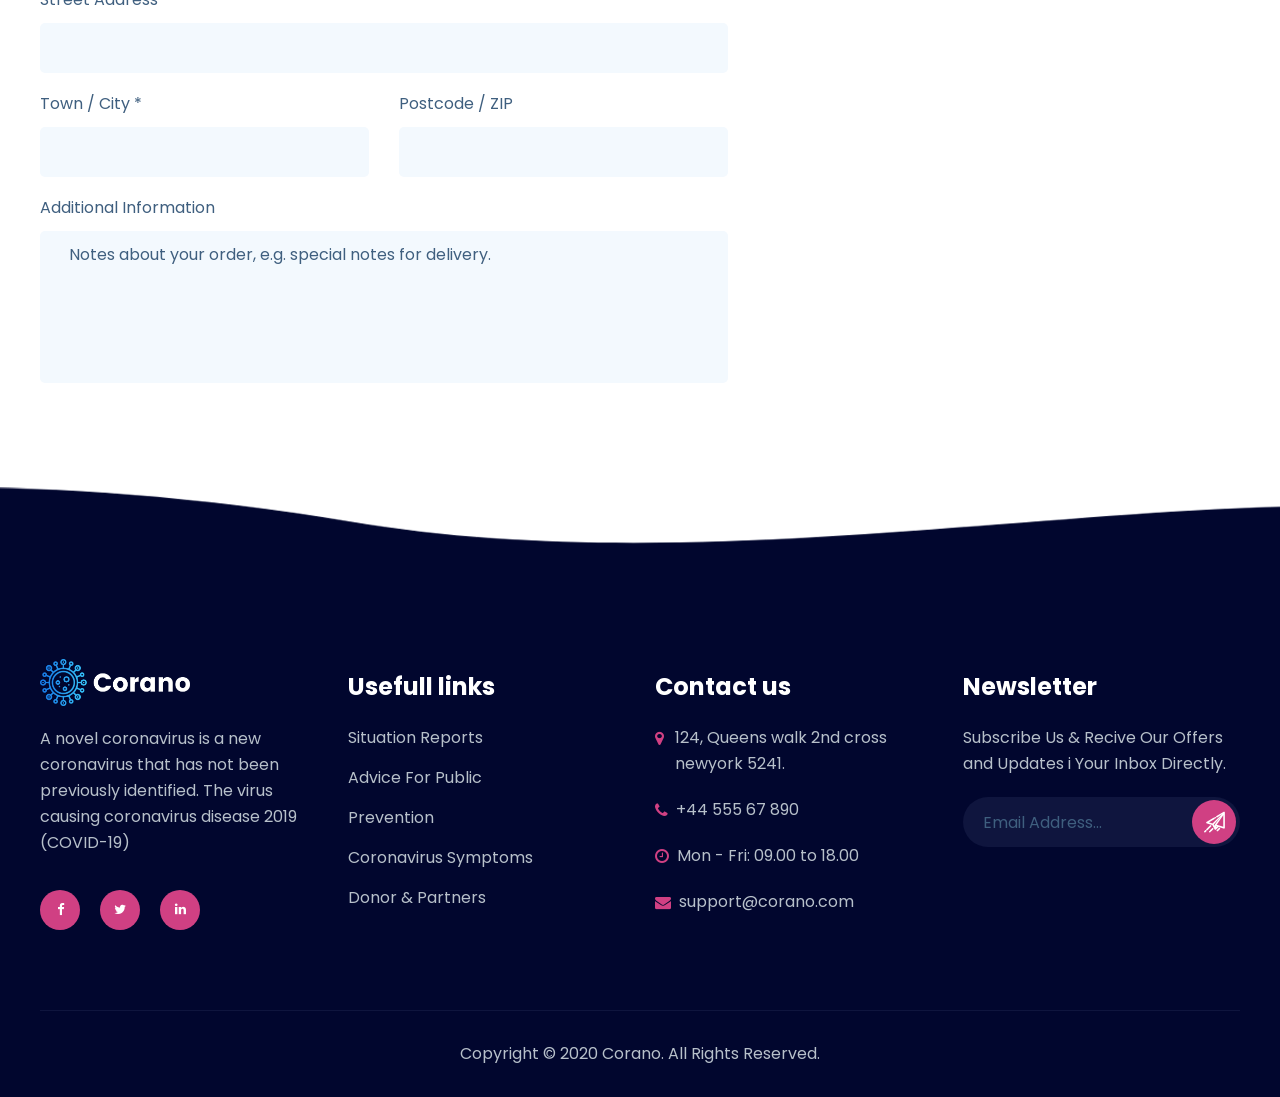
<file: html/checkout.html>
<!DOCTYPE html>
<html lang="en">
   <head>
      <meta charset="utf-8">
      <meta name="title" content="Corona">
      <meta property="fb:app_id" content="312" />
      <meta property="og:type" content="Corona" />
      <meta property="og:url" content="http://steelthemes.com/demo/Elango/Corona-final" />
      <meta property="og:title" content="Corona">
      <meta property="og:image" content="http://steelthemes.com/demo/Elango/Corona-final/assets/image/fbimg-210x210.jpg">
      <meta property="og:description" content="Corona is html 5 Template">
      <meta name="full-screen" content="yes">
      <meta name="theme-color" content="#269bef ">
      <!-- Responsive -->
      <meta http-equiv="X-UA-Compatible" content="IE=edge">
      <meta name="viewport" content="width=device-width, initial-scale=1.0, maximum-scale=1.0, user-scalable=0">
      <title>Checkout | Corano | Responsive HTML 5 Template</title>
      <link rel="stylesheet" type="text/css" href="assets/css/bootstrap.min.css">
      <link rel="stylesheet" type="text/css" href="assets/css/style.css">
      <link rel="stylesheet" type="text/css" href="assets/fonts/font/flaticon.css">
      <!---------favicon--------------->
      <link rel="icon" type="image/png" href="assets/image/favicon-32x32.png" sizes="32x32">
      <link rel="icon" type="image/png" href="assets/image/favicon-16x16.png" sizes="16x16">
      <!---------favicon--------------->
   </head>
   <body class="home_page_one">
      <div class="page_wapper">
         <!--Start Preloader-->
         <div class="preloader">
            <div class="preloader_box">
               <div class="loader">
                  <div class="circle item0"></div>
                  <div class="circle item1"></div>
                  <div class="circle item2"></div>
               </div>
            </div>
         </div>
         <!--End Preloader -->
         <!--Header-->
         <header class="header_v2">
            <section class="header_top">
               <div class="container">
                  <div class="row">
                     <div class="col-lg-8">
                        <div class="row">
                           <div class="col-lg-3 col-md-3">
                              <div class="heading">
                                 <h2>Today Updates</h2>
                              </div>
                           </div>
                           <div class="col-lg-9 col-md-9">
                              <div class="news_inner">
                                 <div class="owl-carousel owl-theme single_items">
                                    <div class="mid-text">
                                       <p><a href="#">Stabilitech's COVID-19 Vaccine Intended to Be Delivered in a Disruptive Thermally Stable Oral Capsule</a></p>
                                    </div>
                                    <div class="mid-text">
                                       <p><a href="#"> Controlled Release Drug Delivery Market Size Worth $69.8 Billion by 2027: Grand View Research, Inc.</a></p>
                                    </div>
                                    <div class="mid-text">
                                       <p><a href="#">  Drug Delivery Market Size Worth $69.8 Billion by 2027: Grand View Research, Inc.
                                          </a>
                                       </p>
                                    </div>
                                 </div>
                              </div>
                           </div>
                        </div>
                     </div>
                     <div class="col-lg-4">
                        <div class="text_right">
                           <div class="social_media_icon">
                              <ul class="clearfix">
                                 <li>
                                    <a href="#" class="has-tooltip">
                                       <span class="fa fa-facebook"></span>
                                       <div class="c-tooltip">
                                          <div class="tooltip-inner">Facebook</div>
                                       </div>
                                    </a>
                                 </li>
                                 <li>
                                    <a href="#" class="has-tooltip">
                                       <span class="fa fa-twitter"></span>
                                       <div class="c-tooltip">
                                          <div class="tooltip-inner">Twitter</div>
                                       </div>
                                    </a>
                                 </li>
                                 <li>
                                    <a href="#" class="has-tooltip">
                                       <span class="fa fa-linkedin"></span>
                                       <div class="c-tooltip">
                                          <div class="tooltip-inner">Linkedin</div>
                                       </div>
                                    </a>
                                 </li>
                              </ul>
                           </div>
                        </div>
                     </div>
                  </div>
               </div>
            </section>
            <section class="navbar_outer">
               <div class="navbar navbar-expand-lg  bsnav bsnav-sticky bsnav-sticky-slide">
                  <div class="container">
                     <a class="navbar-brand" href="index.html"><img src="assets/image/home-1-logo.png" class="img-fluid" alt="img"></a>
                     <button class="navbar-toggler toggler-spring"><span class="navbar-toggler-icon"></span></button>
                     <div class="collapse navbar-collapse scroll-nav">
                        <ul class="navbar-nav navbar-mobile navbar_left  ml-auto" id="nav">
                           <li class="nav-item nav_item  dropdown">
                              <a class="nav-link link_hd" href="#">  Home  </a>
                              <ul class="navbar-nav submenu">
                                 <li class="nav-item"><a class="nav-link" href="index.html">Home Default 01</a></li>
                                 <li class="nav-item"><a class="nav-link" href="index-2.html">Home Default 02 <span class="new_page">new</span></a></li>
                                 <li class="nav-item"><a class="nav-link" href="index-3.html">Home Default 03 <span class="new_page">new</span></a></li>
                                 <li class="nav-item"><a class="nav-link" href="one-page-index-1.html">Home Onepage Version</a></li>
                                 <li class="nav-item"><a class="nav-link" href="rtl/index.html" target="_blank">Home Default RTL </a></li>
                                 <li class="nav-item"><a class="nav-link" href="rtl/one-page-index-1.html">Home Onepage RTL</a></li>
                              </ul>
                           </li>
                           <li class="nav-item nav_item"><a class="nav-link link_hd" href="about.html">About </a></li>
                           <li class="nav-item nav_item dropdown">
                              <a class="nav-link link_hd" href="#">  Prevention  </a>
                              <ul class="navbar-nav submenu">
                                 <li class="nav-item"><a class="nav-link" href="prevention.html">Prevention</a></li>
                                 <li class="nav-item"><a class="nav-link" href="prevention-single.html">Prevention Detail</a></li>
                              </ul>
                           </li>
                           <li class="nav-item nav_item"><a class="nav-link link_hd" href="team.html">Doctors</a></li>
                           <li class="nav-item nav_item"><a class="nav-link link_hd" href="faq.html">Faq's</a></li>
                           <li class="nav-item nav_item dropdown">
                              <a class="nav-link link_hd" href="#">  Blog  </a>
                              <ul class="navbar-nav submenu">
                                 <li class="nav-item dropdown">
                                    <a class="nav-link arrow" href="#">Blog Grid </a>
                                    <ul class="navbar-nav child_menu">
                                       <li class="nav-item"><a class="nav-link" href="blog-three-column.html">Blog Three Column</a></li>
                                       <li class="nav-item"><a class="nav-link" href="blog-four-column.html">Blog Four Column</a></li>
                                       <li class="nav-item"><a class="nav-link" href="blog-single.html">Blog With Sidebar</a></li>
                                    </ul>
                                 </li>
                                 <li class="nav-item dropdown">
                                    <a class="nav-link arrow" href="#">Blog Details </a>
                                    <ul class="navbar-nav child_menu">
                                       <li class="nav-item"><a class="nav-link" href="blog-detail-sidebar.html">With Sidebar</a></li>
                                       <li class="nav-item"><a class="nav-link" href="blog-detail.html">Without Sidebar</a></li>
                                    </ul>
                                 </li>
                              </ul>
                           </li>
                           <li class="nav-item nav_item dropdown">
                              <a class="nav-link link_hd" href="#">  Shop  </a>
                              <ul class="navbar-nav submenu">
                                 <li class="nav-item"><a class="nav-link" href="shop.html">Shop</a></li>
                                 <li class="nav-item"><a class="nav-link" href="product-details.html">Product Details</a></li>
                                 <li class="nav-item"><a class="nav-link" href="shop-cart.html">cart</a></li>
                                 <li class="nav-item"><a class="nav-link" href="checkout.html">checkout</a></li>
                              </ul>
                           </li>
                           <li class="nav-item nav_item"><a class="nav-link link_hd" href="contact.html">Contact</a></li>
                        </ul>
                        <ul class="navbar-nav navbar-mobile navbar_right">
                           <li class="nav-item  dropdown">
                              <a href="#" class="cart_btn"><i class="flaticon-add-to-cart icon"></i></a>
                           </li>
                           <li class="nav-item  dropdown">
                              <a href="#" class="topbar-one__search search-popup__toggler"><i class="flaticon-search icon"></i></a>
                           </li>
                           <li class="nav-item  dropdown">
                              <!-- /.site-header__cart -->
                              <a href="#" class="site-header__sidemenu-nav side-menu__toggler">
                                 <span class="site-header__sidemenu-nav-line"></span>
                                 <!-- /.site-header__sidemenu-nav-line -->
                                 <span class="site-header__sidemenu-nav-line"></span>
                                 <!-- /.site-header__sidemenu-nav-line -->
                                 <span class="site-header__sidemenu-nav-line"></span>
                                 <!-- /.site-header__sidemenu-nav-line -->
                                 <!-- /.site-header__sidemenu -->
                              </a>
                           </li>
                        </ul>
                     </div>
                  </div>
               </div>
            </section>
         </header>
         <!--Header-->
         <!------main-content------>
         <main class="main-content">
            <section class="page_title">
               <div class="container">
                  <div class="row">
                     <div class="col-lg-12 d-flex">
                        <div class="content_box">
                           <ul class="bread_crumb text-center">
                              <li class="bread_crumb-item"><a href="#">Home</a></li>
                              <li class="bread_crumb-item active"> Checkout</li>
                           </ul>
                           <h1>Checkout</h1>
                        </div>
                     </div>
                  </div>
               </div>
            </section>
            <!--------Checkout-------->
            <section class="Checkout">
               <div class="container">
                  <div class="row">
                     <div class="col-lg-7 col-md-7 col-sm-12 col-xs-12">
                        <div class="billing_address submit_form">
                           <div class="section-title inner">
                              <h2>Billing Address</h2>
                           </div>
                           <form action="#" class="row">
                              <div class="col-lg-6 col-md-12 col-sm-12 col-xs-12">
                                 <div class="form-group">
                                    <label>First Name *</label>
                                    <input type="text" name="first_name">
                                 </div>
                              </div>
                              <div class="col-lg-6 col-md-6 col-sm-6 col-xs-12">
                                 <div class="form-group">
                                    <label>Last Name *</label>
                                    <input type="text" name="last_name">
                                 </div>
                              </div>
                              <div class="col-lg-6 col-md-12 col-sm-12 col-xs-12">
                                 <div class="form-group">
                                    <label>Email Address *</label>
                                    <input type="email" name="email">
                                 </div>
                              </div>
                              <div class="col-lg-6 col-md-6 col-sm-6 col-xs-12">
                                 <div class="form-group">
                                    <label>Phone Number *</label>
                                    <input type="text" name="phone">
                                 </div>
                              </div>
                              <div class="col-lg-12">
                                 <div class="form-group">
                                    <label>Country  *</label>
                                    <select name="country" id="country">
                                       <option selected="selected">United Kingdom</option>
                                       <option>India</option>
                                       <option >Australia</option>
                                       <option>Fast</option>
                                       <option>Faster</option>
                                    </select>
                                 </div>
                              </div>
                              <div class="col-lg-12">
                                 <div class="form-group">
                                    <label>  Street Address  *</label>
                                    <input type="text" name="st_address">
                                 </div>
                              </div>
                              <div class="col-lg-6 col-md-12 col-sm-12 col-xs-12">
                                 <div class="form-group">
                                    <label>Town / City *</label>
                                    <input type="email" name="city">
                                 </div>
                              </div>
                              <div class="col-lg-6 col-md-6 col-sm-6 col-xs-12">
                                 <div class="form-group">
                                    <label>Postcode / ZIP</label>
                                    <input type="text" name="zip">
                                 </div>
                              </div>
                              <div class="col-lg-12 col-md-6 col-sm-6 col-xs-12">
                                 <div class="form-group">
                                    <h2 class="dff_add"> <input type="checkbox"> Shipping to a Different Address</h2>
                                 </div>
                              </div>
                              <div class="col-lg-6 col-md-12 col-sm-12 col-xs-12">
                                 <div class="form-group">
                                    <label>First Name *</label>
                                    <input type="text" name="first_name">
                                 </div>
                              </div>
                              <div class="col-lg-6 col-md-6 col-sm-6 col-xs-12">
                                 <div class="form-group">
                                    <label>Last Name *</label>
                                    <input type="text" name="last_name">
                                 </div>
                              </div>
                              <div class="col-lg-6 col-md-12 col-sm-12 col-xs-12">
                                 <div class="form-group">
                                    <label>Email Address *</label>
                                    <input type="email" name="email">
                                 </div>
                              </div>
                              <div class="col-lg-6 col-md-6 col-sm-6 col-xs-12">
                                 <div class="form-group">
                                    <label>Phone Number *</label>
                                    <input type="text" name="phone">
                                 </div>
                              </div>
                              <div class="col-lg-12">
                                 <div class="form-group">
                                    <label>Country  *</label>
                                    <select name="country" id="countrytwo">
                                       <option selected="selected">United Kingdom</option>
                                       <option>India</option>
                                       <option >Australia</option>
                                       <option>Fast</option>
                                       <option>Faster</option>
                                    </select>
                                 </div>
                              </div>
                              <div class="col-lg-12">
                                 <div class="form-group">
                                    <label>  Street Address  *</label>
                                    <input type="text" name="st_address">
                                 </div>
                              </div>
                              <div class="col-lg-6 col-md-12 col-sm-12 col-xs-12">
                                 <div class="form-group">
                                    <label>Town / City *</label>
                                    <input type="email" name="city">
                                 </div>
                              </div>
                              <div class="col-lg-6 col-md-6 col-sm-6 col-xs-12">
                                 <div class="form-group">
                                    <label>Postcode / ZIP</label>
                                    <input type="text" name="zip">
                                 </div>
                              </div>
                              <div class="col-lg-12">
                                 <div class="form-group">
                                    <label>Additional Information</label>
                                    <textarea name="message" placeholder="Notes about your order, e.g. special notes for delivery." rows="5"></textarea>
                                 </div>
                              </div>
                           </form>
                        </div>
                     </div>
                     <div class="col-lg-5 col-md-5 col-sm-12 col-xs-12">
                        <div class="your_order_details">
                           <h2>Your Order</h2>
                           <div class="sub_total">
                              <ul class="top">
                                 <li>Product</li>
                                 <li><span>Total</span></li>
                              </ul>
                              <div class="shipping">
                                 <ul class="fir">
                                    <li> Levi Rectangle X 2<span>$80.00 </span></li>
                                    <li> Denis Rectangle X 1<span>    $35.00</span></li>
                                 </ul>
                                 <ul class="sec">
                                    <li>Subtotal<span> $115.00</span></li>
                                    <li> Free Shipping<span>+00.00</span></li>
                                 </ul>
                                 <div class="total">
                                    <ul class="clearfix">
                                       <li>Total</li>
                                       <li><span>$115.00</span></li>
                                    </ul>
                                 </div>
                              </div>
                              <div class="payment_options">
                                 <ul>
                                    <li> Cash on delivery<br/>
                                       <span>Pay with cash upon delivery</span>
                                    </li>
                                    <li>
                                       Paypal
                                    </li>
                                    <li> Direct Bank Transfer</li>
                                    <li> Cheque Payment
                                    </li>
                                 </ul>
                              </div>
                           </div>
                        </div>
                     </div>
                  </div>
               </div>
            </section>
            <!--------Checkout-------->
            <section class="footer type_two ">
               <div class="footer_layer" style="background-image: url(assets/image/resources/footer-bg1.png);"></div>
               <div class="container ">
                  <div class="row ">
                     <div class="col-lg-3 col-xs-12 ">
                        <div class="footer_widgets tp_two first ">
                           <h3 class="widgets_title logo ">
                              <a href="index.html "><img src="assets/image/home-1-logo-white.png " class="img-fluid " alt="logo "></a>
                           </h3>
                           <div class="inner_widgets ">
                              <p>A novel coronavirus is a new coronavirus that has not been previously identified. The virus causing coronavirus disease 2019 (COVID-19)</p>
                              <div class="social_media_icon ">
                                 <ul class="clearfix ">
                                    <li>
                                       <a href="# " class="has-tooltip ">
                                          <span class="fa fa-facebook "></span>
                                          <div class="c-tooltip ">
                                             <div class="tooltip-inner ">Facebook</div>
                                          </div>
                                       </a>
                                    </li>
                                    <li>
                                       <a href="# " class="has-tooltip ">
                                          <span class="fa fa-twitter "></span>
                                          <div class="c-tooltip ">
                                             <div class="tooltip-inner ">Twitter</div>
                                          </div>
                                       </a>
                                    </li>
                                    <li>
                                       <a href="# " class="has-tooltip ">
                                          <span class="fa fa-linkedin "></span>
                                          <div class="c-tooltip ">
                                             <div class="tooltip-inner ">Linkedin</div>
                                          </div>
                                       </a>
                                    </li>
                                 </ul>
                              </div>
                           </div>
                        </div>
                     </div>
                     <div class="col-lg-3 col-md-4 col-sm-6 col-xs-12 ">
                        <div class="footer_widgets tp_two ">
                           <h3 class="widgets_title ">Usefull links</h3>
                           <div class="inner_widgets ">
                              <ul>
                                 <li><a href="# ">Situation Reports</a></li>
                                 <li><a href="# ">Advice For Public</a></li>
                                 <li><a href="# ">Prevention</a></li>
                                 <li><a href="# ">Coronavirus Symptoms</a></li>
                                 <li><a href="# ">Donor & Partners</a></li>
                              </ul>
                           </div>
                        </div>
                     </div>
                     <div class="col-lg-3 col-md-4 col-sm-6 col-xs-12 ">
                        <div class="footer_widgets tp_two ">
                           <h3 class="widgets_title ">Contact us</h3>
                           <div class="inner_widgets ">
                              <div class="text_box ">
                                 <span class="fa fa-map-marker"></span>
                                 <p>124, Queens walk 2nd cross newyork 5241.</p>
                              </div>
                              <div class="text_box ">
                                 <span class="fa fa-phone"></span>
                                 <p>+44 555 67 890</p>
                              </div>
                              <div class="text_box ">
                                 <span class="fa fa-clock-o"></span>
                                 <p>Mon - Fri: 09.00 to 18.00</p>
                              </div>
                              <div class="text_box ">
                                 <span class="fa fa-envelope"></span>
                                 <p>support@corano.com</p>
                              </div>
                           </div>
                        </div>
                     </div>
                     <div class="col-lg-3 col-md-4 col-sm-12 col-xs-12 ">
                        <div class="footer_widgets tp_two">
                           <h3 class="widgets_title ">Newsletter</h3>
                           <div class="inner_widgets">
                              <p class="sub_description">Subscribe Us &amp; Recive Our Offers and Updates i Your Inbox Directly.</p>
                              <form>
                                 <input type="email" name="email" placeholder="Email Address..." />
                                 <button class="sub_btn" type="submit"><span class="flaticon-paper-plane "></span></button>
                              </form>
                           </div>
                        </div>
                     </div>
                  </div>
                  <div class="footer_last type_two">
                     <div class="row">
                        <div class="col-lg-12 text-center ">
                           <p>Copyright © 2020 Corano. All Rights Reserved.</p>
                        </div>
                     </div>
                  </div>
               </div>
            </section>
            <!-------------main-centent-end--------------->
         </main>
         <!-------------pagewapper-end--------------->
      </div>
      <!--Scroll to top-->
      <a href="# " id="scroll" class="default-bg " style="display: inline;"><span class="fa fa-angle-up "></span></a>
      <!---------mbile-navbar----->
      <div class="bsnav-mobile ">
         <div class="bsnav-mobile-overlay"></div>
         <div class="navbar ">
            <button class="navbar-toggler toggler-spring mobile-toggler"><span class="fa fa-close "></span></button>
         </div>
      </div>
      <!---------mbile-navbar----->
      <!-- /.side-menu__block -->
      <div class="side-menu__block">
         <div class="side-menu__block-overlay custom-cursor__overlay">
            <div class="cursor "></div>
            <div class="cursor-follower"></div>
         </div>
         <!-- /.side-menu__block-overlay -->
         <div class="side-menu__block-inner">
            <div class="row ">
               <div class="col-lg-12 ">
                  <div class="logo_site ">
                     <a href="index.html "><img src="assets/image/home-1-logo.png" alt="logo " /></a>
                  </div>
                  <div class="side-menu__block-contact ">
                     <h2>Quick Online Consultancy Only on Few Minutes</h2>
                     <div class="form_outer ">
                        <form>
                           <div class="from_group ">
                              <input type="text" name="name" placeholder="Name " />
                           </div>
                           <div class="from_group ">
                              <input type="email" name="email" placeholder="Email " />
                           </div>
                           <div class="from_group">
                              <input type="text" name="phone" placeholder="Phone " />
                           </div>
                           <div class="from_group ">
                              <textarea rows="4" placeholder="Share Your Thoughts"></textarea>
                           </div>
                           <div class="from_group ">
                              <button  class="theme_btn tp_two" type="submit">Contact Us</button>
                           </div>
                        </form>
                     </div>
                  </div>
                  <!-- /.side-menu__block-contact -->
                  <div class="side-menu__block-contact ">
                     <h3 class="side-menu__block__title ">Contact Us</h3>
                     <!-- /.side-menu__block__title -->
                     <ul class="side-menu__block-contact__list ">
                        <li class="side-menu__block-contact__list-item ">
                           <i class="fa fa-map-marker "></i> Rock St 12, Newyork City, USA
                        </li>
                        <!-- /.side-menu__block-contact__list-item -->
                        <li class="side-menu__block-contact__list-item ">
                           <i class="fa fa-phone "></i>
                           <a href="tel:526-236-895-4732 ">(526) 236-895-4732</a>
                        </li>
                        <!-- /.side-menu__block-contact__list-item -->
                        <li class="side-menu__block-contact__list-item ">
                           <i class="fa fa-envelope "></i>
                           <a href="mailto:example@mail.com ">example@mail.com</a>
                        </li>
                        <!-- /.side-menu__block-contact__list-item -->
                        <li class="side-menu__block-contact__list-item ">
                           <i class="fa fa-clock-o "></i> Week Days: 09.00 to 18.00 Sunday: Closed
                        </li>
                        <!-- /.side-menu__block-contact__list-item -->
                     </ul>
                     <!-- /.side-menu__block-contact__list -->
                  </div>
                  <!-- /.side-menu__block-contact -->
                  <p class="side-menu__block__text site-footer__copy-text "><a href="# ">corano</a> <i class="fa fa-copyright "></i> 2020 All Right Reserved</p>
               </div>
            </div>
            <!-- /.side-menu__block-inner -->
         </div>
      </div>
      <!-- /.side-menu__block -->
      <!-- /.search-popup -->
      <div class="search-popup">
         <div class="search-popup__overlay custom-cursor__overlay">
            <div class="cursor "></div>
            <div class="cursor-follower "></div>
         </div>
         <!-- /.search-popup__overlay -->
         <div class="search-popup__inner ">
            <form action="# " class="search-popup__form ">
               <input type="text" name="search" placeholder="Type here to Search.... ">
               <button type="submit"><i class="flaticon-magnifying-glass "></i></button>
            </form>
         </div>
         <!-- /.search-popup__inner -->
      </div>
      <!-- /.search-popup -->
      <!-----------------------------------script-------------------------------------->
      <script src="assets/js/jquery.js "></script>
      <script src="assets/js/popper.min.js "></script>
      <script src="assets/js/bootstrap.min.js "></script>
      <script src="assets/js/bsnav.min.js "></script>
      <script src="assets/js/jquery-ui.js "></script>

      <script src="assets/js/wow.js "></script>
      <script src="assets/js/owl.js "></script>
      <script src="assets/js/odometer.min.js "></script>
      <script src="assets/js/TweenMax.min.js "></script>
      <script src="assets/js/validator.min.js "></script>
      <script src="assets/js/appear.js "></script>
      <script src="assets/js/moment.js "></script>
      <script src="assets/js/jquery.flexslider-min.js"></script>
      <script src="assets/js/pagenav.js"></script>
      <script src="assets/js/custom.js "></script>
   </body>
</html>
</file>
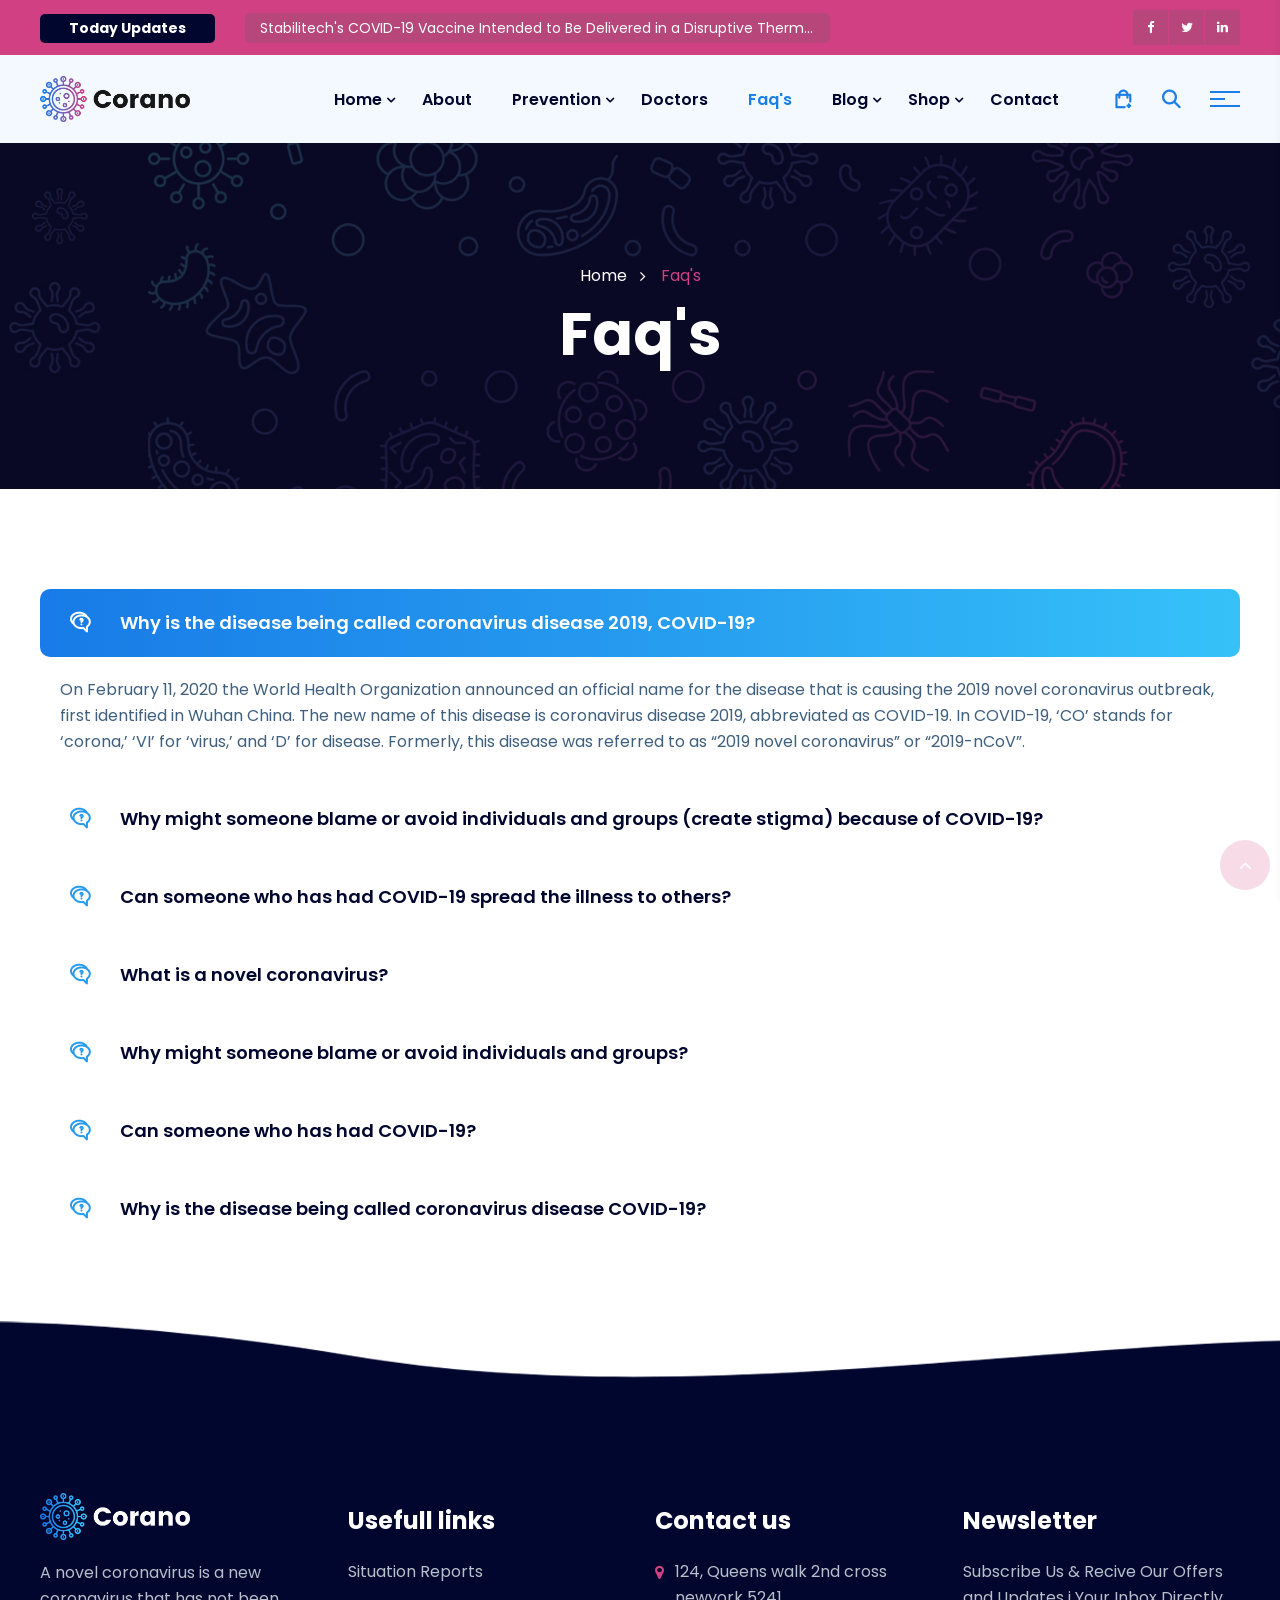
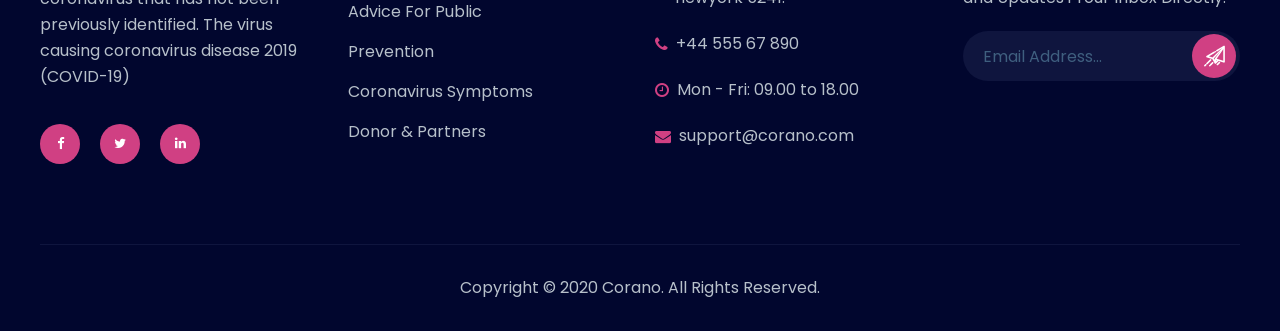
<file: html/faq.html>
<!DOCTYPE html>
<html lang="en">
   <head>
      <meta charset="utf-8">
      <meta name="title" content="Corona">
      <meta property="fb:app_id" content="312" />
      <meta property="og:type" content="Corona" />
      <meta property="og:url" content="http://steelthemes.com/demo/Elango/Corona-final" />
      <meta property="og:title" content="Corona">
      <meta property="og:image" content="http://steelthemes.com/demo/Elango/Corona-final/assets/image/fbimg-210x210.jpg">
      <meta property="og:description" content="Corona is html 5 Template">
      <meta name="full-screen" content="yes">
      <meta name="theme-color" content="#269bef ">
      <!-- Responsive -->
      <meta http-equiv="X-UA-Compatible" content="IE=edge">
      <meta name="viewport" content="width=device-width, initial-scale=1.0, maximum-scale=1.0, user-scalable=0">
      <title>Faq's | Corano | Responsive HTML 5 Template</title>
      <link rel="stylesheet" type="text/css" href="assets/css/bootstrap.min.css">
      <link rel="stylesheet" type="text/css" href="assets/css/style.css">
      <link rel="stylesheet" type="text/css" href="assets/fonts/font/flaticon.css">
      <!---------favicon--------------->
      <link rel="icon" type="image/png" href="assets/image/favicon-32x32.png" sizes="32x32">
      <link rel="icon" type="image/png" href="assets/image/favicon-16x16.png" sizes="16x16">
      <!---------favicon--------------->
   </head>
   <body class="home_page_one">
      <div class="page_wapper">
         <!--Start Preloader-->
         <div class="preloader">
            <div class="preloader_box">
               <div class="loader">
                  <div class="circle item0"></div>
                  <div class="circle item1"></div>
                  <div class="circle item2"></div>
               </div>
            </div>
         </div>
         <!--End Preloader -->
         <!--Header-->
         <header class="header_v2">
            <section class="header_top">
               <div class="container">
                  <div class="row">
                     <div class="col-lg-8">
                        <div class="row">
                           <div class="col-lg-3 col-md-3">
                              <div class="heading">
                                 <h2>Today Updates</h2>
                              </div>
                           </div>
                           <div class="col-lg-9 col-md-9">
                              <div class="news_inner">
                                 <div class="owl-carousel owl-theme single_items">
                                    <div class="mid-text">
                                       <p><a href="#">Stabilitech's COVID-19 Vaccine Intended to Be Delivered in a Disruptive Thermally Stable Oral Capsule</a></p>
                                    </div>
                                    <div class="mid-text">
                                       <p><a href="#"> Controlled Release Drug Delivery Market Size Worth $69.8 Billion by 2027: Grand View Research, Inc.</a></p>
                                    </div>
                                    <div class="mid-text">
                                       <p><a href="#">  Drug Delivery Market Size Worth $69.8 Billion by 2027: Grand View Research, Inc.
                                          </a>
                                       </p>
                                    </div>
                                 </div>
                              </div>
                           </div>
                        </div>
                     </div>
                     <div class="col-lg-4">
                        <div class="text_right">
                           <div class="social_media_icon">
                              <ul class="clearfix">
                                 <li>
                                    <a href="#" class="has-tooltip">
                                       <span class="fa fa-facebook"></span>
                                       <div class="c-tooltip">
                                          <div class="tooltip-inner">Facebook</div>
                                       </div>
                                    </a>
                                 </li>
                                 <li>
                                    <a href="#" class="has-tooltip">
                                       <span class="fa fa-twitter"></span>
                                       <div class="c-tooltip">
                                          <div class="tooltip-inner">Twitter</div>
                                       </div>
                                    </a>
                                 </li>
                                 <li>
                                    <a href="#" class="has-tooltip">
                                       <span class="fa fa-linkedin"></span>
                                       <div class="c-tooltip">
                                          <div class="tooltip-inner">Linkedin</div>
                                       </div>
                                    </a>
                                 </li>
                              </ul>
                           </div>
                        </div>
                     </div>
                  </div>
               </div>
            </section>
            <section class="navbar_outer">
               <div class="navbar navbar-expand-lg  bsnav bsnav-sticky bsnav-sticky-slide">
                  <div class="container">
                     <a class="navbar-brand" href="index.html"><img src="assets/image/home-1-logo.png" class="img-fluid" alt="img"></a>
                     <button class="navbar-toggler toggler-spring"><span class="navbar-toggler-icon"></span></button>
                     <div class="collapse navbar-collapse scroll-nav">
                        <ul class="navbar-nav navbar-mobile navbar_left  ml-auto" id="nav">
                           <li class="nav-item nav_item  dropdown">
                              <a class="nav-link link_hd" href="#">  Home  </a>
                              <ul class="navbar-nav submenu">
                                 <li class="nav-item"><a class="nav-link" href="index.html">Home Default 01</a></li>
                                 <li class="nav-item"><a class="nav-link" href="index-2.html">Home Default 02 <span class="new_page">new</span></a></li>
                                 <li class="nav-item"><a class="nav-link" href="index-3.html">Home Default 03 <span class="new_page">new</span></a></li>
                                 <li class="nav-item"><a class="nav-link" href="one-page-index-1.html">Home Onepage Version</a></li>
                                 <li class="nav-item"><a class="nav-link" href="rtl/index.html" target="_blank">Home Default RTL </a></li>
                                 <li class="nav-item"><a class="nav-link" href="rtl/one-page-index-1.html">Home Onepage RTL</a></li>
                              </ul>
                           </li>
                           <li class="nav-item nav_item"><a class="nav-link link_hd" href="about.html">About </a></li>
                           <li class="nav-item nav_item dropdown">
                              <a class="nav-link link_hd" href="#">  Prevention  </a>
                              <ul class="navbar-nav submenu">
                                 <li class="nav-item"><a class="nav-link" href="prevention.html">Prevention</a></li>
                                 <li class="nav-item"><a class="nav-link" href="prevention-single.html">Prevention Detail</a></li>
                              </ul>
                           </li>
                           <li class="nav-item nav_item"><a class="nav-link link_hd" href="team.html">Doctors</a></li>
                           <li class="nav-item nav_item"><a class="nav-link link_hd" href="faq.html">Faq's</a></li>
                           <li class="nav-item nav_item dropdown">
                              <a class="nav-link link_hd" href="#">  Blog  </a>
                              <ul class="navbar-nav submenu">
                                 <li class="nav-item dropdown">
                                    <a class="nav-link arrow" href="#">Blog Grid </a>
                                    <ul class="navbar-nav child_menu">
                                       <li class="nav-item"><a class="nav-link" href="blog-three-column.html">Blog Three Column</a></li>
                                       <li class="nav-item"><a class="nav-link" href="blog-four-column.html">Blog Four Column</a></li>
                                       <li class="nav-item"><a class="nav-link" href="blog-single.html">Blog With Sidebar</a></li>
                                    </ul>
                                 </li>
                                 <li class="nav-item dropdown">
                                    <a class="nav-link arrow" href="#">Blog Details </a>
                                    <ul class="navbar-nav child_menu">
                                       <li class="nav-item"><a class="nav-link" href="blog-detail-sidebar.html">With Sidebar</a></li>
                                       <li class="nav-item"><a class="nav-link" href="blog-detail.html">Without Sidebar</a></li>
                                    </ul>
                                 </li>
                              </ul>
                           </li>
                           <li class="nav-item nav_item dropdown">
                              <a class="nav-link link_hd" href="#">  Shop  </a>
                              <ul class="navbar-nav submenu">
                                 <li class="nav-item"><a class="nav-link" href="shop.html">Shop</a></li>
                                 <li class="nav-item"><a class="nav-link" href="product-details.html">Product Details</a></li>
                                 <li class="nav-item"><a class="nav-link" href="shop-cart.html">cart</a></li>
                                 <li class="nav-item"><a class="nav-link" href="checkout.html">checkout</a></li>
                              </ul>
                           </li>
                           <li class="nav-item nav_item"><a class="nav-link link_hd" href="contact.html">Contact</a></li>
                        </ul>
                        <ul class="navbar-nav navbar-mobile navbar_right">
                           <li class="nav-item  dropdown">
                              <a href="#" class="cart_btn"><i class="flaticon-add-to-cart icon"></i></a>
                           </li>
                           <li class="nav-item  dropdown">
                              <a href="#" class="topbar-one__search search-popup__toggler"><i class="flaticon-search icon"></i></a>
                           </li>
                           <li class="nav-item  dropdown">
                              <!-- /.site-header__cart -->
                              <a href="#" class="site-header__sidemenu-nav side-menu__toggler">
                                 <span class="site-header__sidemenu-nav-line"></span>
                                 <!-- /.site-header__sidemenu-nav-line -->
                                 <span class="site-header__sidemenu-nav-line"></span>
                                 <!-- /.site-header__sidemenu-nav-line -->
                                 <span class="site-header__sidemenu-nav-line"></span>
                                 <!-- /.site-header__sidemenu-nav-line -->
                                 <!-- /.site-header__sidemenu -->
                              </a>
                           </li>
                        </ul>
                     </div>
                  </div>
               </div>
            </section>
         </header>
         <!--Header-->
         <!------main-content------>
         <main class="main-content">
            <section class="page_title">
               <div class="container">
                  <div class="row">
                     <div class="col-lg-12 d-flex">
                        <div class="content_box">
                           <ul class="bread_crumb text-center">
                              <li class="bread_crumb-item"><a href="#">Home</a></li>
                              <li class="bread_crumb-item active"> Faq's</li>
                           </ul>
                           <h1>Faq's</h1>
                        </div>
                     </div>
                  </div>
               </div>
            </section>
            <!--------doctors-------->
            <section class="faq_all">
               <div class="container">
                  <div class="row">
                     <div class="col-lg-12">
                        <div id="accordiontwo">
                           <div class="card faq_box type_one">
                              <div class="card-header" id="headingOne">
                                 <h5 class="mb-0">
                                    <button class="faq_btn" data-toggle="collapse" data-target="#collapseOne" aria-expanded="true" aria-controls="collapseOne">
                                    Why is the disease being called coronavirus disease 2019, COVID-19?<span class="flaticon-question-2 faq_icon"></span>
                                    </button>
                                 </h5>
                              </div>
                              <div id="collapseOne" class="collapse show" aria-labelledby="headingOne" data-parent="#accordiontwo">
                                 <div class="card-body">
                                    On February 11, 2020 the World Health Organization announced an official name for the disease that is causing the 2019 novel coronavirus outbreak, first identified in Wuhan China. The new name of this disease is coronavirus disease 2019, abbreviated as
                                    COVID-19. In COVID-19, ‘CO’ stands for ‘corona,’ ‘VI’ for ‘virus,’ and ‘D’ for disease. Formerly, this disease was referred to as “2019 novel coronavirus” or “2019-nCoV”. 
                                 </div>
                              </div>
                           </div>
                           <div class="card faq_box type_one">
                              <div class="card-header" id="headingTwo">
                                 <h5 class="mb-0">
                                    <button class="faq_btn collapsed" data-toggle="collapse" data-target="#collapseTwo" aria-expanded="false" aria-controls="collapseTwo">
                                    Why might someone blame or avoid individuals and groups (create stigma) because of COVID-19?<span class="flaticon-question-2 faq_icon"></span>
                                    </button>
                                 </h5>
                              </div>
                              <div id="collapseTwo" class="collapse" aria-labelledby="headingTwo" data-parent="#accordiontwo">
                                 <div class="card-body">
                                    Anim pariatur cliche reprehenderit, enim eiusmod high life accusamus terry richardson ad squid. 3 wolf moon officia aute, non cupidatat skateboard dolor brunch. Food truck quinoa nesciunt laborum eiusmod. Brunch 3 wolf moon tempor, sunt aliqua put a bird
                                    on it squid single-origin coffee nulla assumenda shoreditch et. Nihil anim keffiyeh helvetica, craft beer labore wes anderson cred nesciunt sapiente ea proident. Ad vegan excepteur butcher vice lomo. Leggings
                                    occaecat craft beer farm-to-table, raw denim aesthetic synth nesciunt you probably haven't heard of them accusamus labore sustainable VHS.
                                 </div>
                              </div>
                           </div>
                           <div class="card faq_box type_one">
                              <div class="card-header" id="headingThree">
                                 <h5 class="mb-0">
                                    <button class="faq_btn collapsed" data-toggle="collapse" data-target="#collapseThree" aria-expanded="false" aria-controls="collapseThree">
                                    Can someone who has had COVID-19 spread the illness to others?<span class="flaticon-question-2 faq_icon"></span>
                                    </button>
                                 </h5>
                              </div>
                              <div id="collapseThree" class="collapse" aria-labelledby="headingThree" data-parent="#accordiontwo">
                                 <div class="card-body">
                                    Anim pariatur cliche reprehenderit, enim eiusmod high life accusamus terry richardson ad squid. 3 wolf moon officia aute, non cupidatat skateboard dolor brunch. Food truck quinoa nesciunt laborum eiusmod. Brunch 3 wolf moon tempor, sunt aliqua put a bird
                                    on it squid single-origin coffee nulla assumenda shoreditch et. Nihil anim keffiyeh helvetica, craft beer labore wes anderson cred nesciunt sapiente ea proident. Ad vegan excepteur butcher vice lomo. Leggings
                                    occaecat craft beer farm-to-table, raw denim aesthetic synth nesciunt you probably haven't heard of them accusamus labore sustainable VHS.
                                 </div>
                              </div>
                           </div>
                           <div class="card faq_box type_one">
                              <div class="card-header" id="headingfour">
                                 <h5 class="mb-0">
                                    <button class="faq_btn collapsed" data-toggle="collapse" data-target="#faqstyleone" aria-expanded="true" aria-controls="faqstyleone">
                                    What is a novel coronavirus?  <span class="flaticon-question-2 faq_icon"></span>
                                    </button>
                                 </h5>
                              </div>
                              <div id="faqstyleone" class="collapse " aria-labelledby="headingfour" data-parent="#accordiontwo">
                                 <div class="card-body">
                                    A novel coronavirus is a new coronavirus that has not been previously identified. The virus causing coronavirus disease 2019 (COVID-19), is not the same as the coronaviruses that commonly circulate among humans and cause mild illness, like the common
                                    cold.
                                 </div>
                              </div>
                           </div>
                           <div class="card faq_box type_one">
                              <div class="card-header" id="headingfive">
                                 <h5 class="mb-0">
                                    <button class="faq_btn collapsed" data-toggle="collapse" data-target="#faqstyletwotwo" aria-expanded="false" aria-controls="faqstyletwotwo">
                                    Why might someone blame or avoid individuals and groups? <span class="flaticon-question-2 faq_icon"></span>
                                    </button>
                                 </h5>
                              </div>
                              <div id="faqstyletwotwo" class="collapse" aria-labelledby="headingfive" data-parent="#accordiontwo">
                                 <div class="card-body">
                                    Anim pariatur cliche reprehenderit, enim eiusmod high life accusamus terry richardson ad squid.
                                 </div>
                              </div>
                           </div>
                           <div class="card faq_box type_one">
                              <div class="card-header" id="headingsix">
                                 <h5 class="mb-0">
                                    <button class="faq_btn collapsed" data-toggle="collapse" data-target="#faqstylethree" aria-expanded="false" aria-controls="faqstylethree">
                                    Can someone who has had COVID-19? <span class="flaticon-question-2 faq_icon"></span>
                                    </button>
                                 </h5>
                              </div>
                              <div id="faqstylethree" class="collapse" aria-labelledby="headingsix" data-parent="#accordiontwo">
                                 <div class="card-body">
                                    Anim pariatur cliche reprehenderit, enim eiusmod high life accusamus terry richardson ad squid.
                                 </div>
                              </div>
                           </div>
                           <div class="card faq_box type_one">
                              <div class="card-header" id="headingseven">
                                 <h5 class="mb-0">
                                    <button class="faq_btn collapsed" data-toggle="collapse" data-target="#faqstyletwofour" aria-expanded="false" aria-controls="faqstyletwofour">
                                    Why is the disease being called coronavirus disease COVID-19? <span class="flaticon-question-2 faq_icon"></span>
                                    </button>
                                 </h5>
                              </div>
                              <div id="faqstyletwofour" class="collapse" aria-labelledby="headingseven" data-parent="#accordiontwo">
                                 <div class="card-body">
                                    Anim pariatur cliche reprehenderit, enim eiusmod high life accusamus terry richardson ad squid.
                                 </div>
                              </div>
                           </div>
                        </div>
                     </div>
                  </div>
               </div>
            </section>
            <section class="footer type_two ">
               <div class="footer_layer" style="background-image: url(assets/image/resources/footer-bg1.png);"></div>
               <div class="container ">
                  <div class="row ">
                     <div class="col-lg-3 col-xs-12 ">
                        <div class="footer_widgets tp_two first ">
                           <h3 class="widgets_title logo ">
                              <a href="index.html "><img src="assets/image/home-1-logo-white.png " class="img-fluid " alt="logo "></a>
                           </h3>
                           <div class="inner_widgets ">
                              <p>A novel coronavirus is a new coronavirus that has not been previously identified. The virus causing coronavirus disease 2019 (COVID-19)</p>
                              <div class="social_media_icon ">
                                 <ul class="clearfix ">
                                    <li>
                                       <a href="# " class="has-tooltip ">
                                          <span class="fa fa-facebook "></span>
                                          <div class="c-tooltip ">
                                             <div class="tooltip-inner ">Facebook</div>
                                          </div>
                                       </a>
                                    </li>
                                    <li>
                                       <a href="# " class="has-tooltip ">
                                          <span class="fa fa-twitter "></span>
                                          <div class="c-tooltip ">
                                             <div class="tooltip-inner ">Twitter</div>
                                          </div>
                                       </a>
                                    </li>
                                    <li>
                                       <a href="# " class="has-tooltip ">
                                          <span class="fa fa-linkedin "></span>
                                          <div class="c-tooltip ">
                                             <div class="tooltip-inner ">Linkedin</div>
                                          </div>
                                       </a>
                                    </li>
                                 </ul>
                              </div>
                           </div>
                        </div>
                     </div>
                     <div class="col-lg-3 col-md-4 col-sm-6 col-xs-12 ">
                        <div class="footer_widgets tp_two ">
                           <h3 class="widgets_title ">Usefull links</h3>
                           <div class="inner_widgets ">
                              <ul>
                                 <li><a href="# ">Situation Reports</a></li>
                                 <li><a href="# ">Advice For Public</a></li>
                                 <li><a href="# ">Prevention</a></li>
                                 <li><a href="# ">Coronavirus Symptoms</a></li>
                                 <li><a href="# ">Donor & Partners</a></li>
                              </ul>
                           </div>
                        </div>
                     </div>
                     <div class="col-lg-3 col-md-4 col-sm-6 col-xs-12 ">
                        <div class="footer_widgets tp_two ">
                           <h3 class="widgets_title ">Contact us</h3>
                           <div class="inner_widgets ">
                              <div class="text_box ">
                                 <span class="fa fa-map-marker"></span>
                                 <p>124, Queens walk 2nd cross newyork 5241.</p>
                              </div>
                              <div class="text_box ">
                                 <span class="fa fa-phone"></span>
                                 <p>+44 555 67 890</p>
                              </div>
                              <div class="text_box ">
                                 <span class="fa fa-clock-o"></span>
                                 <p>Mon - Fri: 09.00 to 18.00</p>
                              </div>
                              <div class="text_box ">
                                 <span class="fa fa-envelope"></span>
                                 <p>support@corano.com</p>
                              </div>
                           </div>
                        </div>
                     </div>
                     <div class="col-lg-3 col-md-4 col-sm-12 col-xs-12 ">
                        <div class="footer_widgets tp_two ">
                           <h3 class="widgets_title ">Newsletter</h3>
                           <div class="inner_widgets ">
                              <p class="sub_description ">Subscribe Us &amp; Recive Our Offers and Updates i Your Inbox Directly.</p>
                              <form>
                                 <input type="email" name="email" placeholder="Email Address... " />
                                 <button class="sub_btn" type="submit"><span class="flaticon-paper-plane "></span></button>
                              </form>
                           </div>
                        </div>
                     </div>
                  </div>
                  <div class="footer_last type_two ">
                     <div class="row ">
                        <div class="col-lg-12 text-center ">
                           <p>Copyright © 2020 Corano. All Rights Reserved.</p>
                        </div>
                     </div>
                  </div>
               </div>
            </section>
            <!-------------main-centent-end--------------->
         </main>
         <!-------------pagewapper-end--------------->
      </div>
      <!--Scroll to top-->
      <a href="# " id="scroll" class="default-bg " style="display: inline;"><span class="fa fa-angle-up "></span></a>
      <!---------mbile-navbar----->
      <div class="bsnav-mobile ">
         <div class="bsnav-mobile-overlay"></div>
         <div class="navbar ">
            <button class="navbar-toggler toggler-spring mobile-toggler"><span class="fa fa-close "></span></button>
         </div>
      </div>
      <!---------mbile-navbar----->
      <!-- /.side-menu__block -->
      <div class="side-menu__block">
         <div class="side-menu__block-overlay custom-cursor__overlay">
            <div class="cursor "></div>
            <div class="cursor-follower"></div>
         </div>
         <!-- /.side-menu__block-overlay -->
         <div class="side-menu__block-inner">
            <div class="row ">
               <div class="col-lg-12 ">
                  <div class="logo_site ">
                     <a href="index.html "><img src="assets/image/home-1-logo.png" alt="logo " /></a>
                  </div>
                  <div class="side-menu__block-contact ">
                     <h2>Quick Online Consultancy Only on Few Minutes</h2>
                     <div class="form_outer ">
                        <form>
                           <div class="from_group ">
                              <input type="text" name="name" placeholder="Name " />
                           </div>
                           <div class="from_group ">
                              <input type="email" name="email" placeholder="Email " />
                           </div>
                           <div class="from_group">
                              <input type="text" name="phone" placeholder="Phone " />
                           </div>
                           <div class="from_group">
                              <textarea rows="4" placeholder="Share Your Thoughts "></textarea>
                           </div>
                           <div class="from_group ">
                              <button  class="theme_btn tp_two" type="submit">Contact Us</button>
                           </div>
                        </form>
                     </div>
                  </div>
                  <!-- /.side-menu__block-contact -->
                  <div class="side-menu__block-contact ">
                     <h3 class="side-menu__block__title ">Contact Us</h3>
                     <!-- /.side-menu__block__title -->
                     <ul class="side-menu__block-contact__list ">
                        <li class="side-menu__block-contact__list-item ">
                           <i class="fa fa-map-marker "></i> Rock St 12, Newyork City, USA
                        </li>
                        <!-- /.side-menu__block-contact__list-item -->
                        <li class="side-menu__block-contact__list-item ">
                           <i class="fa fa-phone "></i>
                           <a href="tel:526-236-895-4732 ">(526) 236-895-4732</a>
                        </li>
                        <!-- /.side-menu__block-contact__list-item -->
                        <li class="side-menu__block-contact__list-item ">
                           <i class="fa fa-envelope "></i>
                           <a href="mailto:example@mail.com ">example@mail.com</a>
                        </li>
                        <!-- /.side-menu__block-contact__list-item -->
                        <li class="side-menu__block-contact__list-item ">
                           <i class="fa fa-clock-o "></i> Week Days: 09.00 to 18.00 Sunday: Closed
                        </li>
                        <!-- /.side-menu__block-contact__list-item -->
                     </ul>
                     <!-- /.side-menu__block-contact__list -->
                  </div>
                  <!-- /.side-menu__block-contact -->
                  <p class="side-menu__block__text site-footer__copy-text "><a href="# ">corano</a> <i class="fa fa-copyright "></i> 2020 All Right Reserved</p>
               </div>
            </div>
            <!-- /.side-menu__block-inner -->
         </div>
      </div>
      <!-- /.side-menu__block -->
      <!-- /.search-popup -->
      <div class="search-popup">
         <div class="search-popup__overlay custom-cursor__overlay">
            <div class="cursor "></div>
            <div class="cursor-follower "></div>
         </div>
         <!-- /.search-popup__overlay -->
         <div class="search-popup__inner ">
            <form action="# " class="search-popup__form ">
               <input type="text" name="search" placeholder="Type here to Search.... ">
               <button type="submit"><i class="flaticon-magnifying-glass "></i></button>
            </form>
         </div>
         <!-- /.search-popup__inner -->
      </div>
      <!-- /.search-popup -->
      <!-----------------------------------script-------------------------------------->
      <script src="assets/js/jquery.js "></script>
      <script src="assets/js/popper.min.js "></script>
      <script src="assets/js/bootstrap.min.js "></script>
      <script src="assets/js/bsnav.min.js "></script>
      <script src="assets/js/jquery-ui.js "></script>

      <script src="assets/js/wow.js "></script>
      <script src="assets/js/owl.js "></script>
      <script src="assets/js/odometer.min.js "></script>
      <script src="assets/js/TweenMax.min.js "></script>
      <script src="assets/js/validator.min.js "></script>
      <script src="assets/js/appear.js "></script>
      <script src="assets/js/moment.js "></script>
      <script src="assets/js/jquery.flexslider-min.js"></script>
      <script src="assets/js/pagenav.js"></script>
      <script src="assets/js/custom.js "></script>
   </body>
</html>
</file>
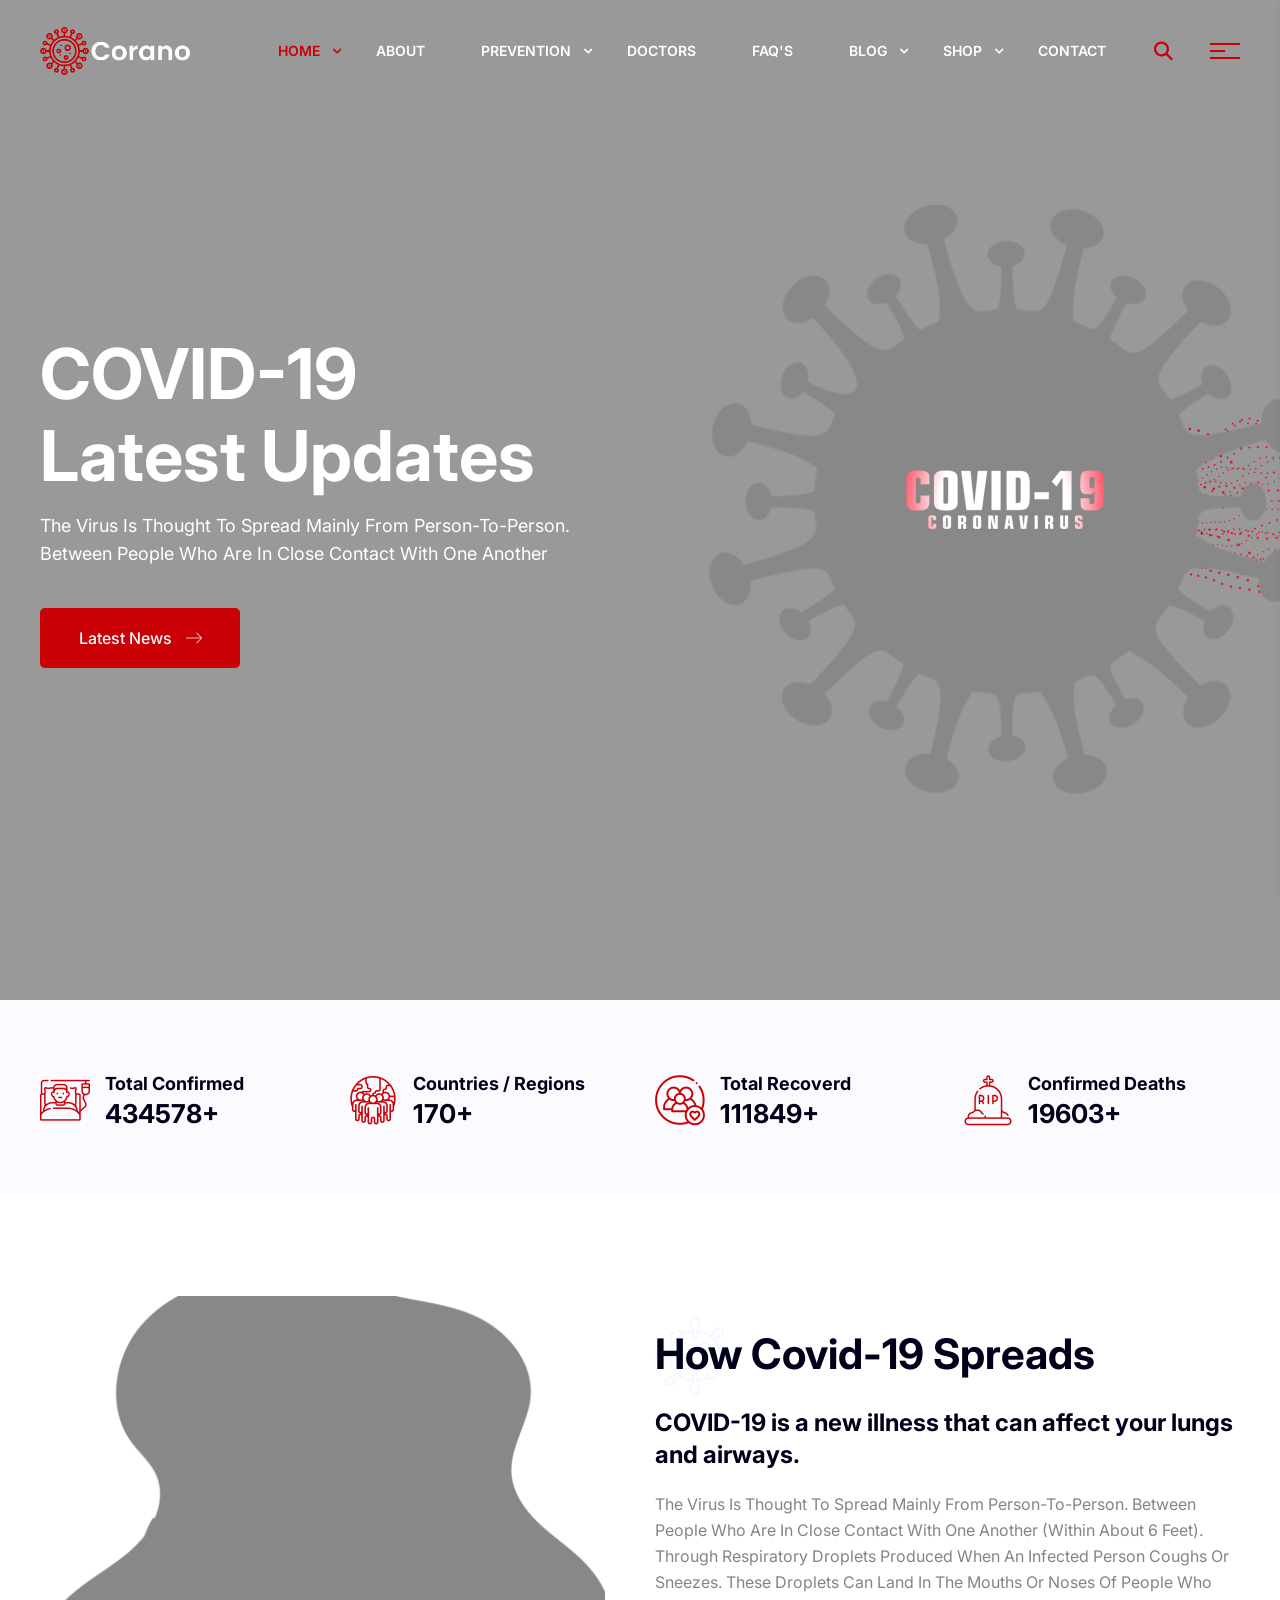
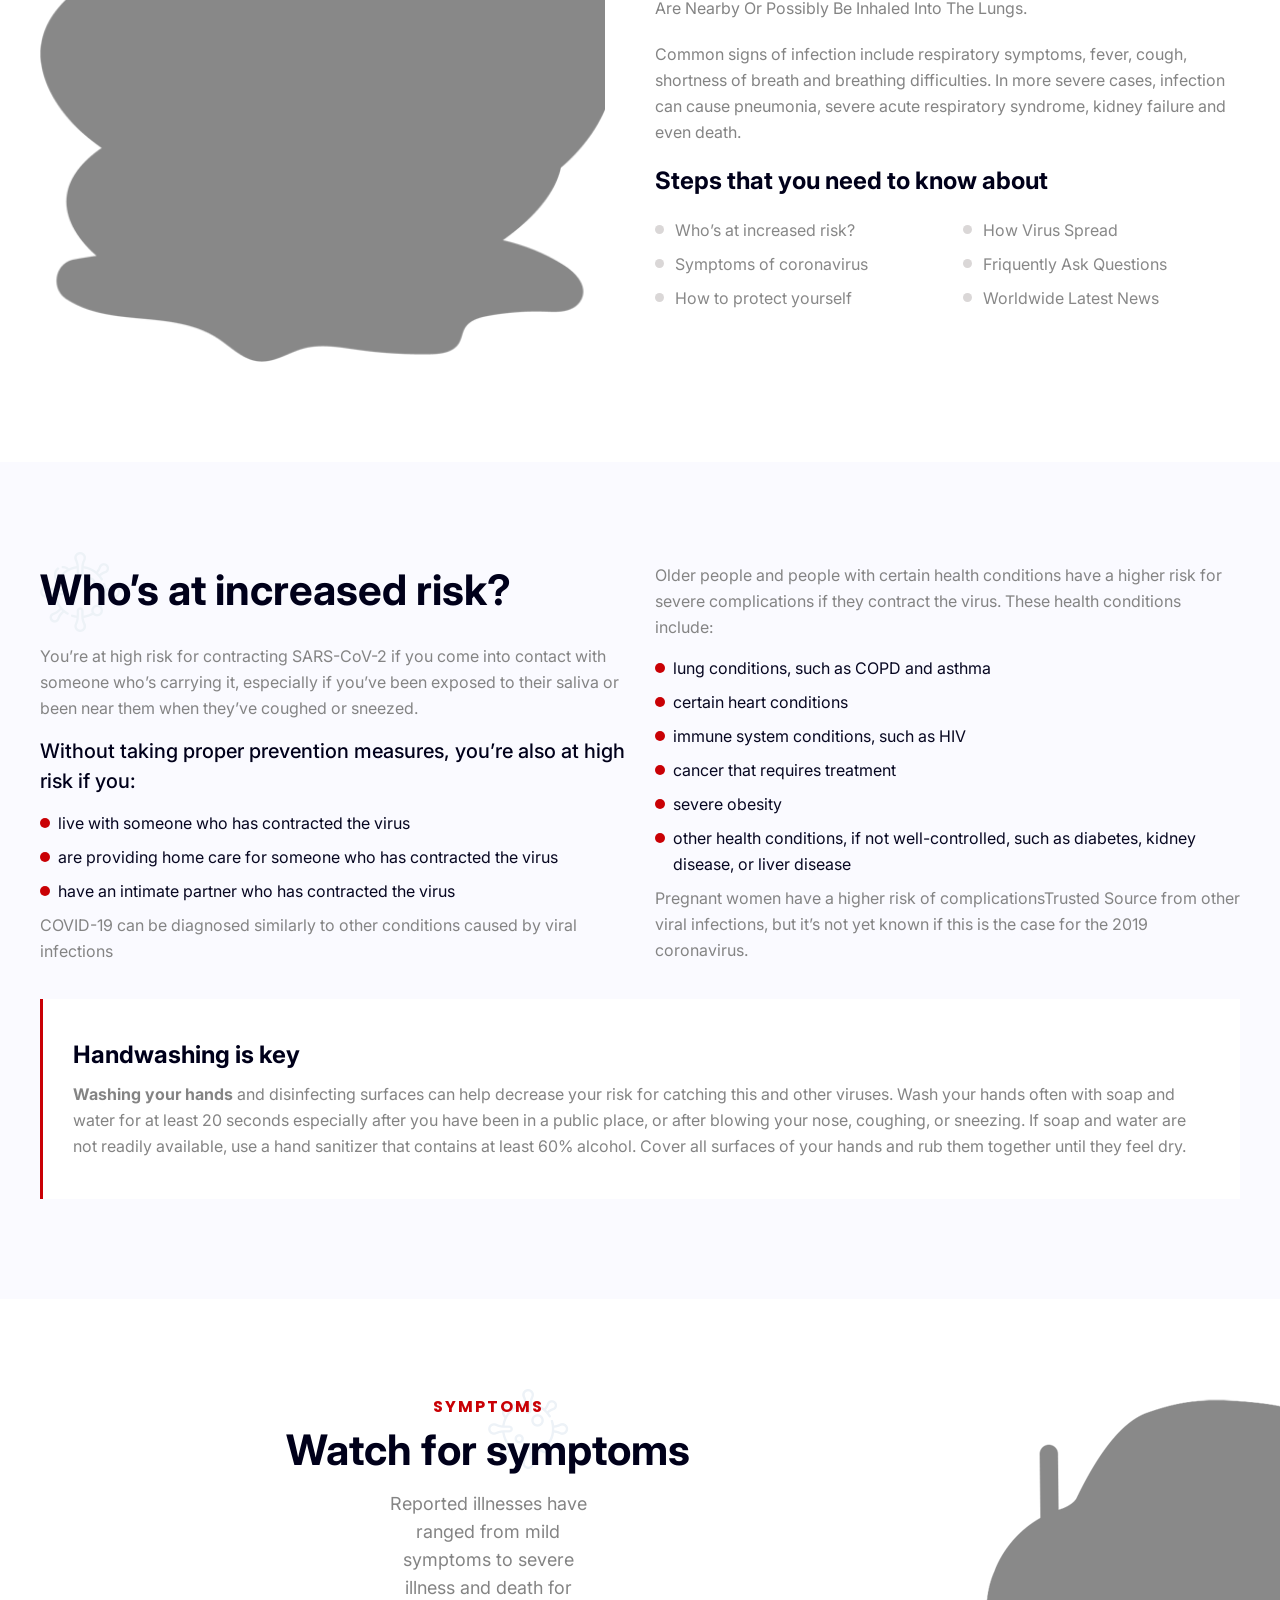
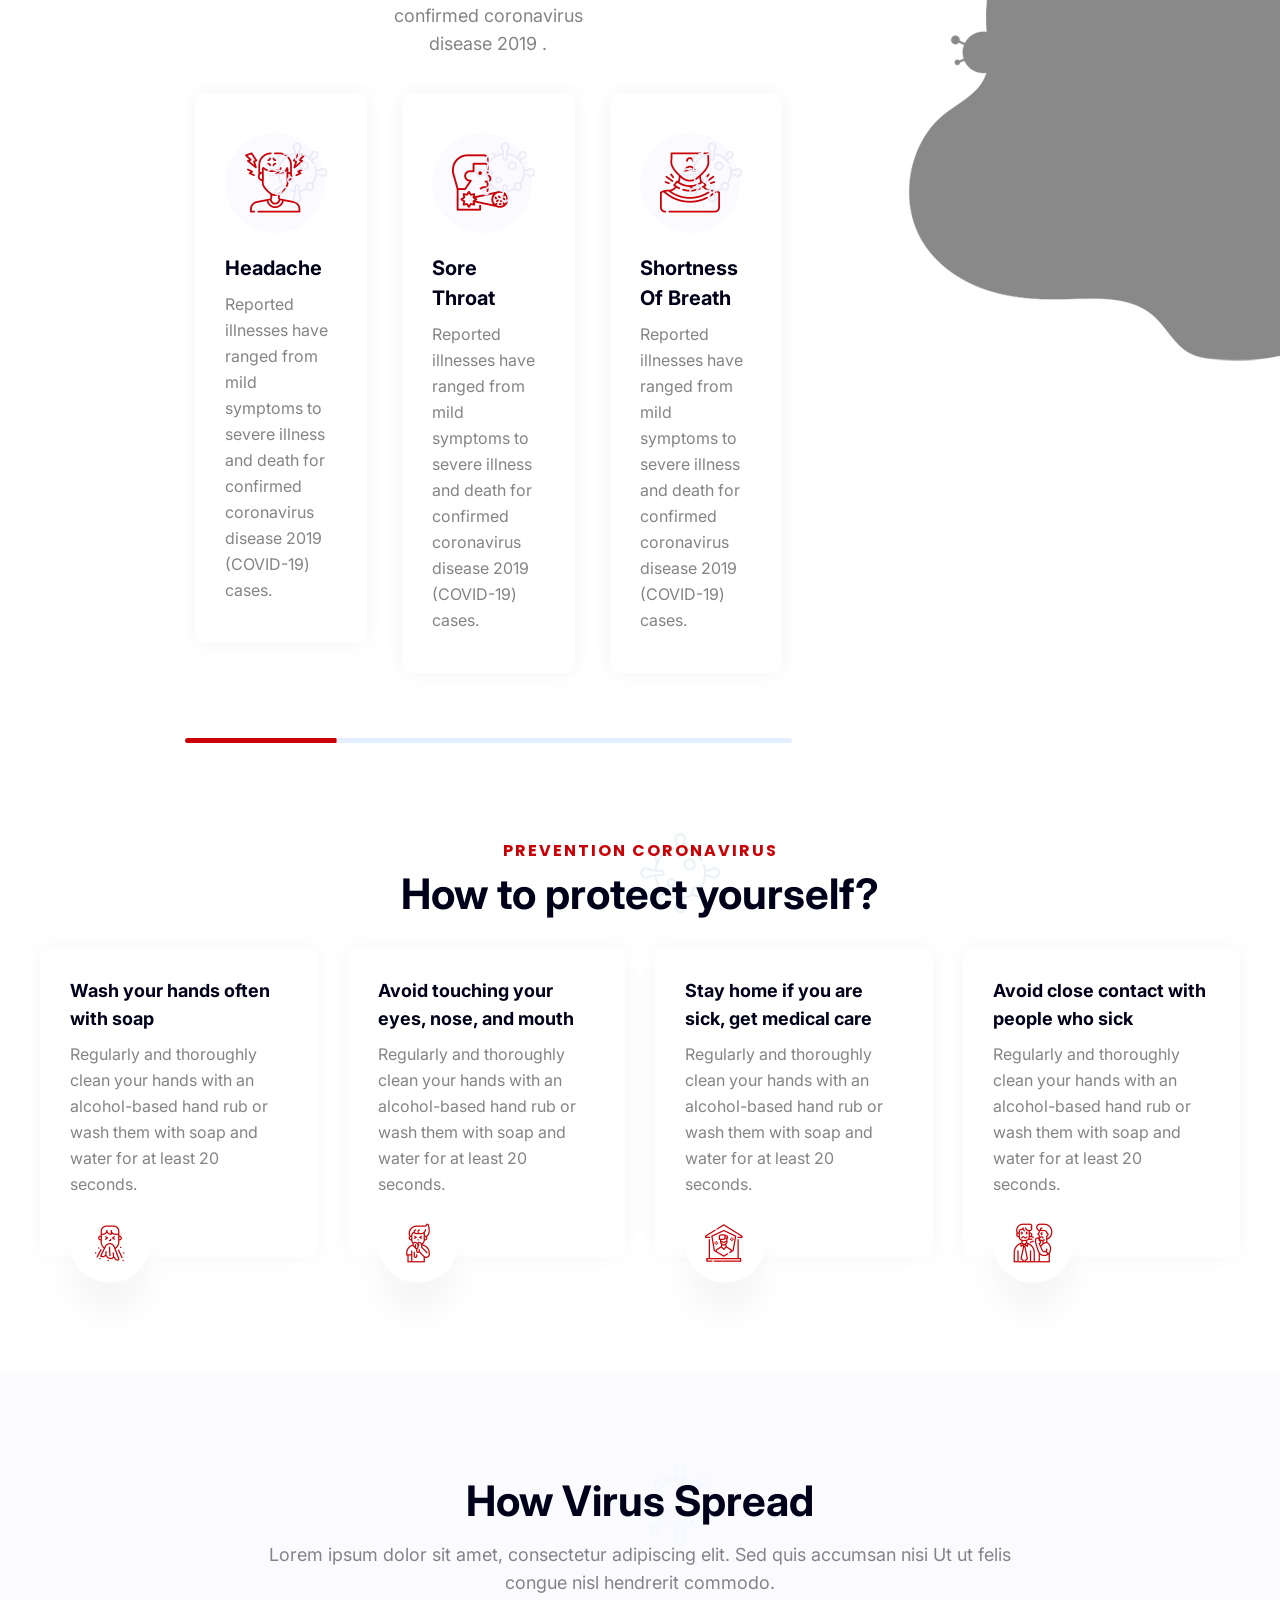
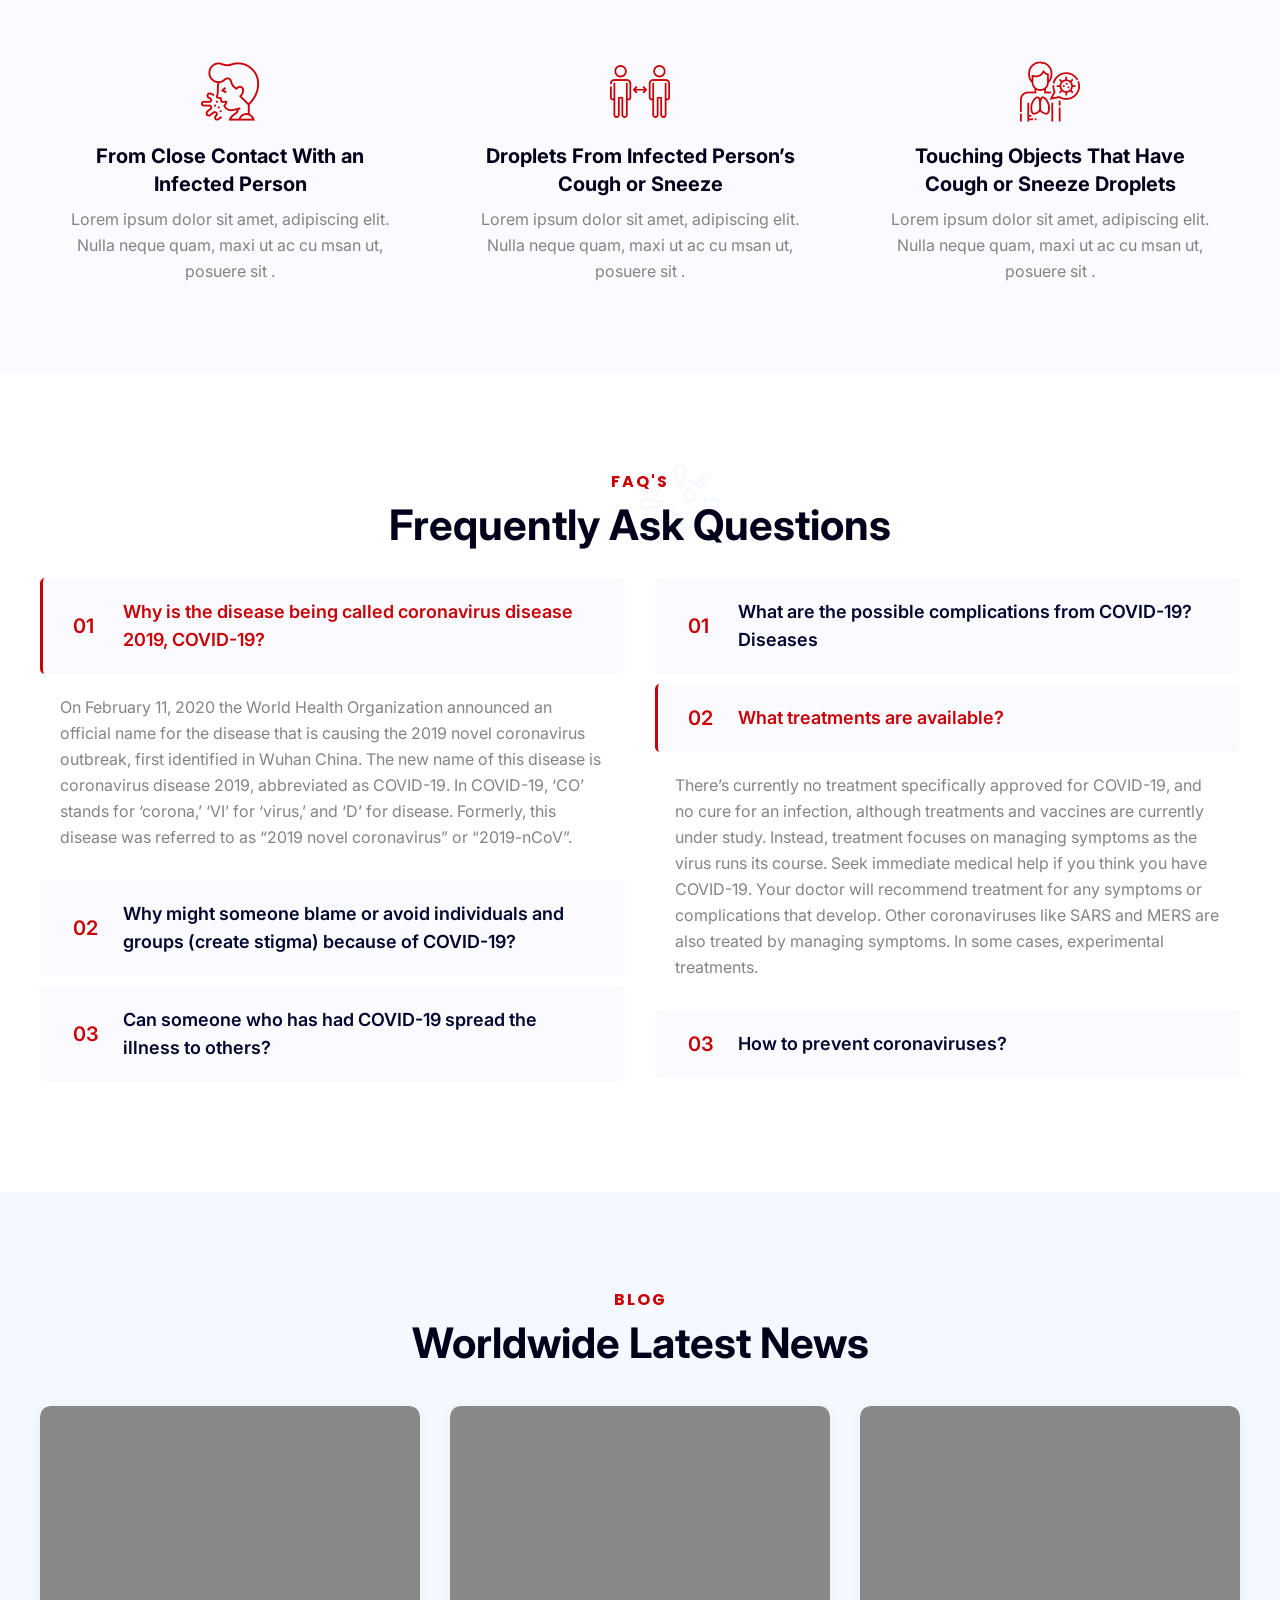
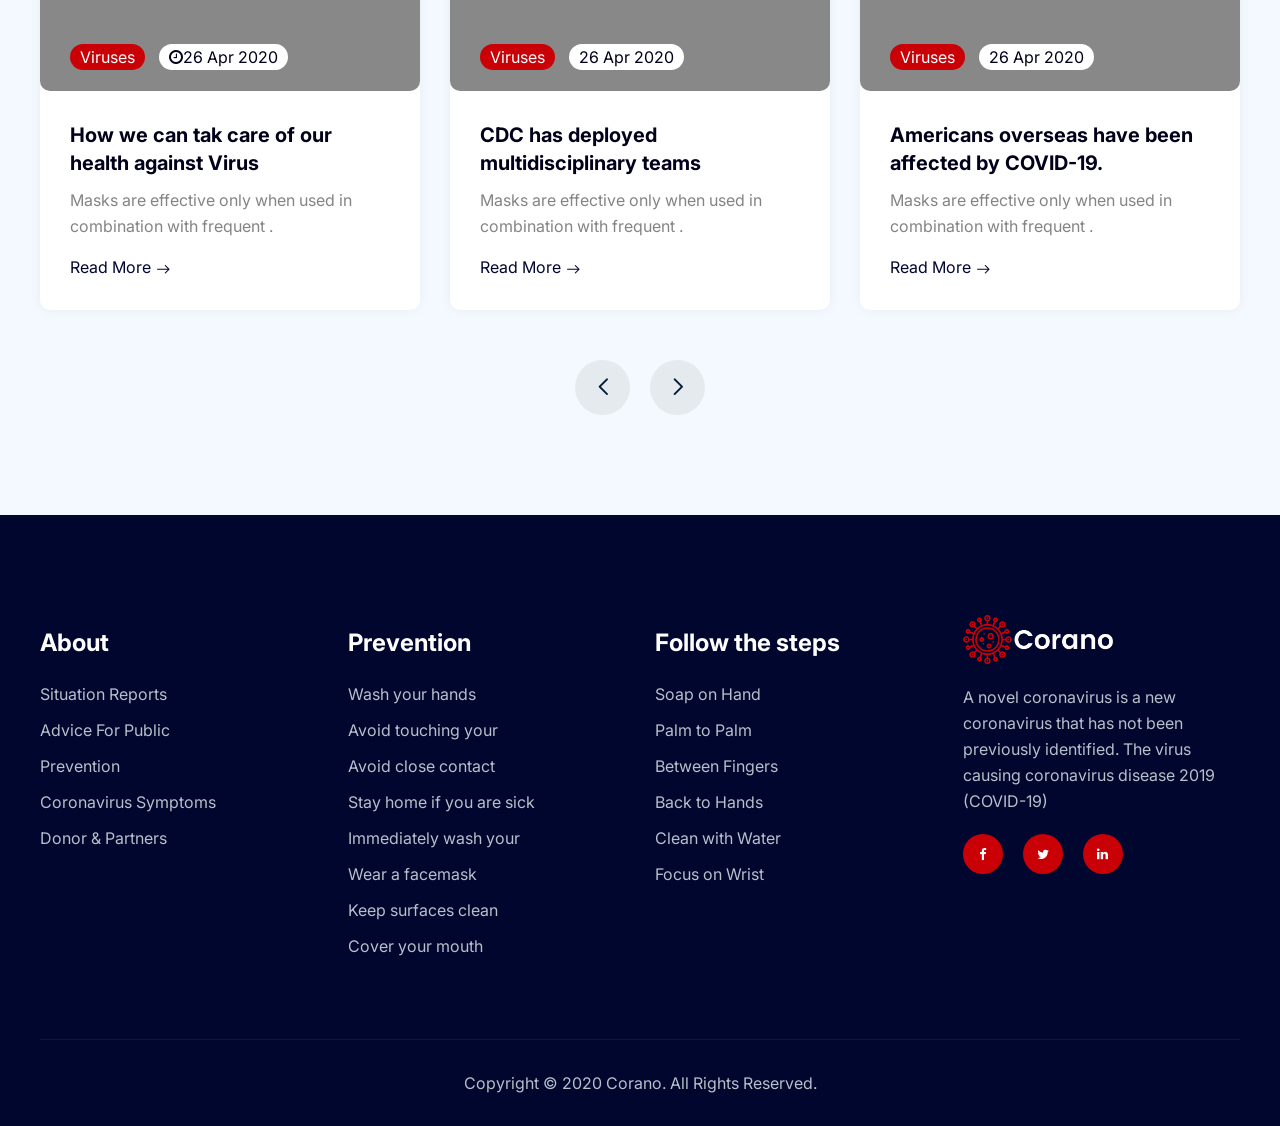
<file: html/index-2.html>
<!DOCTYPE html>
<html lang="en">
   <head>
      <meta charset="utf-8">
      <meta name="title" content="Corona">
      <meta property="fb:app_id" content="312" />
      <meta property="og:type" content="Corona" />
      <meta property="og:url" content="http://steelthemes.com/demo/Elango/Corona-final" />
      <meta property="og:title" content="Corona">
      <meta property="og:image" content="http://steelthemes.com/demo/Elango/Corona-final/assets/image/fbimg-210x210.jpg">
      <meta property="og:description" content="Corona is html 5 Template">
      <meta name="full-screen" content="yes">
      <meta name="theme-color" content="#020018">
      <!-- Responsive -->
      <meta http-equiv="X-UA-Compatible" content="IE=edge">
      <meta name="viewport" content="width=device-width, initial-scale=1.0, maximum-scale=1.0, user-scalable=0">
      <title>Homepage Two | corano | Responsive HTML 5 Template</title>
      <link rel="stylesheet" type="text/css" href="assets/css/bootstrap.min.css">
      <link rel="stylesheet" type="text/css" href="assets/css/style.css">
      <link rel="stylesheet" type="text/css" href="assets/fonts/font/flaticon.css">
      <!---------favicon--------------->
      <link rel="icon" type="image/png" href="assets/image/favicon-32x32.png" sizes="32x32">
      <link rel="icon" type="image/png" href="assets/image/favicon-16x16.png" sizes="16x16">
      <!---------favicon--------------->
   </head>
   <body class="home_page_two">
      <div class="page_wapper">
         <!--Start Preloader-->
         <div class="preloader">
            <div class="preloader_box">
               <div class="loader">
                  <div class="circle item0"></div>
                  <div class="circle item1"></div>
                  <div class="circle item2"></div>
               </div>
            </div>
         </div>
         <!--End Preloader-->
         <!--Header-->
         <header class="header_v3">
            <section class="navbar_outer">
               <div class="navbar navbar-expand-lg  bsnav bsnav-sticky bsnav-sticky-slide">
                  <div class="container">
                     <a class="navbar-brand" href="index.html">
                     <img src="assets/image/home-3-logo-white.png" class="img-fluid log_normal" alt="img">
                     <img src="assets/image/home-3-logo.png" class="img-fluid log_sticky" alt="img">
                     </a>
                     <button class="navbar-toggler toggler-spring"><span class="navbar-toggler-icon"></span></button>
                     <div class="collapse navbar-collapse scroll-nav">
                        <ul class="navbar-nav navbar-mobile navbar_left  ml-auto" id="nav">
                           <li class="nav-item nav_item active  dropdown">
                              <a class="nav-link link_hd" href="#">  Home  </a>
                              <ul class="navbar-nav submenu">
                                 <li class="nav-item"><a class="nav-link" href="index.html">Home Default 01</a></li>
                                 <li class="nav-item"><a class="nav-link" href="index-2.html">Home Default 02 <span class="new_page">new</span></a></li>
                                 <li class="nav-item"><a class="nav-link" href="index-3.html">Home Default 03 <span class="new_page">new</span></a></li>
                                 <li class="nav-item"><a class="nav-link" href="one-page-index-1.html">Home Onepage Version</a></li>
                                 <li class="nav-item"><a class="nav-link" href="rtl/index.html" target="_blank">Home Default RTL </a></li>
                                 <li class="nav-item"><a class="nav-link" href="rtl/one-page-index-1.html">Home Onepage RTL</a></li>
                              </ul>
                           </li>
                           <li class="nav-item nav_item"><a class="nav-link link_hd" href="about.html">About </a></li>
                           <li class="nav-item nav_item dropdown">
                              <a class="nav-link link_hd" href="#">  Prevention  </a>
                              <ul class="navbar-nav submenu">
                                 <li class="nav-item"><a class="nav-link" href="prevention.html">Prevention</a></li>
                                 <li class="nav-item"><a class="nav-link" href="prevention-single.html">Prevention Detail</a></li>
                              </ul>
                           </li>
                           <li class="nav-item nav_item"><a class="nav-link link_hd" href="team.html">Doctors</a></li>
                           <li class="nav-item nav_item"><a class="nav-link link_hd" href="faq.html">Faq's</a></li>
                           <li class="nav-item nav_item dropdown">
                              <a class="nav-link link_hd" href="#">  Blog  </a>
                              <ul class="navbar-nav submenu">
                                 <li class="nav-item dropdown">
                                    <a class="nav-link arrow" href="#">Blog Grid </a>
                                    <ul class="navbar-nav child_menu">
                                       <li class="nav-item"><a class="nav-link" href="blog-three-column.html">Blog Three Column</a></li>
                                       <li class="nav-item"><a class="nav-link" href="blog-four-column.html">Blog Four Column</a></li>
                                       <li class="nav-item"><a class="nav-link" href="blog-single.html">Blog With Sidebar</a></li>
                                    </ul>
                                 </li>
                                 <li class="nav-item dropdown">
                                    <a class="nav-link arrow" href="#">Blog Details </a>
                                    <ul class="navbar-nav child_menu">
                                       <li class="nav-item"><a class="nav-link" href="blog-detail-sidebar.html">With Sidebar</a></li>
                                       <li class="nav-item"><a class="nav-link" href="blog-detail.html">Without Sidebar</a></li>
                                    </ul>
                                 </li>
                              </ul>
                           </li>
                           <li class="nav-item nav_item dropdown">
                              <a class="nav-link link_hd" href="#">  Shop  </a>
                              <ul class="navbar-nav submenu">
                                 <li class="nav-item"><a class="nav-link" href="shop.html">Shop</a></li>
                                 <li class="nav-item"><a class="nav-link" href="product-details.html">Product Details</a></li>
                                 <li class="nav-item"><a class="nav-link" href="shop-cart.html">cart</a></li>
                                 <li class="nav-item"><a class="nav-link" href="checkout.html">checkout</a></li>
                              </ul>
                           </li>
                           <li class="nav-item nav_item"><a class="nav-link link_hd" href="contact.html">Contact</a></li>
                        </ul>
                        <ul class="navbar-nav navbar-mobile navbar_right">
                           <li class="nav-item  dropdown">
                              <a href="#" class="topbar-one__search search-popup__toggler"><i class="flaticon-search icon"></i></a>
                           </li>
                           <li class="nav-item  dropdown">
                              <!-- /.site-header__cart -->
                              <a href="#" class="site-header__sidemenu-nav side-menu__toggler">
                                 <span class="site-header__sidemenu-nav-line"></span>
                                 <!-- /.site-header__sidemenu-nav-line -->
                                 <span class="site-header__sidemenu-nav-line"></span>
                                 <!-- /.site-header__sidemenu-nav-line -->
                                 <span class="site-header__sidemenu-nav-line"></span>
                                 <!-- /.site-header__sidemenu-nav-line -->
                                 <!-- /.site-header__sidemenu -->
                              </a>
                           </li>
                        </ul>
                     </div>
                  </div>
               </div>
            </section>
         </header>
         <!--Header-->
         <main class="main-content">
            <!------main-content------>
            <!------main-slider------>
            <section class="banner type_two">
               <div class="container">
                  <div class="row">
                     <div class="col-lg-6 d-flex">
                        <div class="banner_text">
                           <h1>COVID-19 <br>Latest Updates</h1>
                           <p>The Virus Is Thought To Spread Mainly From Person-To-Person. Between People Who Are In Close Contact With One Another</p>
                           <div class="link_box">
                              <a href="#" class="theme_btn tp_three">Latest News <span class="flaticon-arrow"></span></a>
                           </div>
                        </div>
                     </div>
                     <div class="col-lg-6">
                        <div class="image_box">
                           <div class="image image_1 rotate-me">
                              <img src="assets/image/main-slider/home-3-slider-1.png" class="img-fluid" alt="img" />
                           </div>
                           <div class="image image_2">
                              <img src="assets/image/main-slider/home-3-slider-2.png" class="img-fluid" alt="img" />
                           </div>
                           <div class="image image_3">
                              <img src="assets/image/main-slider/home-3-slider-bg-1.png" class="img-fluid" alt="img" />
                           </div>
                        </div>
                     </div>
                  </div>
               </div>
            </section>
            <!-------------fun facts---------->
            <section class="funfacts type_three">
               <div class="container">
                  <div class="row">
                     <div class="col-lg-3 col-md-6 col-sm-6 col-xs-12">
                        <div class="fun_facts_box type_three">
                           <span class="flaticon-hospitalisation icon"></span>
                           <div class="content_box">
                              <h2>Total Confirmed</h2>
                              <h6><span class="counter-value">434595</span>+</h6>
                           </div>
                        </div>
                     </div>
                     <div class="col-lg-3 col-md-6 col-sm-6 col-xs-12">
                        <div class="fun_facts_box type_three">
                           <span class="flaticon-overpopulation icon"></span>
                           <div class="content_box">
                              <h2>Countries / Regions</h2>
                              <h6><span class="counter-value">170</span>+</h6>
                           </div>
                        </div>
                     </div>
                     <div class="col-lg-3 col-md-6 col-sm-6 col-xs-12">
                        <div class="fun_facts_box type_three">
                           <span class="flaticon-family icon"></span>
                           <div class="content_box">
                              <h2>Total Recoverd</h2>
                              <h6><span class="counter-value">111853</span>+</h6>
                           </div>
                        </div>
                     </div>
                     <div class="col-lg-3 col-md-6 col-sm-6 col-xs-12">
                        <div class="fun_facts_box type_three last">
                           <span class="flaticon-death icon"></span>
                           <div class="content_box">
                              <h2>Confirmed Deaths</h2>
                              <h6><span class="counter-value">19603</span>+</h6>
                           </div>
                        </div>
                     </div>
                  </div>
               </div>
            </section>
            <!-------------about-------------->
            <section class="about type_two">
               <div class="container">
                  <div class="row">
                     <div class="col-lg-6">
                        <div class="image_box">
                           <img src="assets/image/resources/home-3-about.png" class="img-fluid" alt="about" />
                        </div>
                     </div>
                     <div class="col-lg-6">
                        <div class="about_content">
                           <div class="heading tp_two">
                              <h1>How Covid-19 Spreads</h1>
                              <span class="flaticon-virus icon"></span>
                           </div>
                           <h5>COVID-19 is a new illness that can affect your lungs and airways.</h5>
                           <p>The Virus Is Thought To Spread Mainly From Person-To-Person. Between People Who Are In Close Contact With One Another (Within About 6 Feet). Through Respiratory Droplets Produced When An Infected Person Coughs Or Sneezes. These Droplets Can Land In The Mouths Or Noses Of People Who Are Nearby Or Possibly Be Inhaled Into The Lungs.</p>
                           <p>Common signs of infection include respiratory symptoms, fever, cough, shortness of breath and breathing difficulties. In more severe cases, infection can cause pneumonia, severe acute respiratory syndrome, kidney failure and even death.</p>
                           <h5>Steps that you need to know about</h5>
                           <div class="row">
                              <div class="col-lg-6">
                                 <div class="scroll-navone">
                                    <ul>
                                       <li class="current"><a href="#risk" class="nav-link">Who’s at increased risk?</a> </li>
                                       <li><a href="#symptoms" class="nav-link">Symptoms of coronavirus</a> </li>
                                       <li><a href="#protect" class="nav-link">How to protect yourself</a> </li>
                                    </ul>
                                 </div>
                              </div>
                              <div class="col-lg-6">
                                 <div class="scroll-nav">
                                    <ul>
                                       <li><a href="#spread" class="nav-link">How Virus Spread</a> </li>
                                       <li><a href="#faq" class="nav-link">Friquently Ask Questions</a> </li>
                                       <li><a href="#blog" class="nav-link">Worldwide Latest News</a> </li>
                                    </ul>
                                 </div>
                              </div>
                           </div>
                        </div>
                     </div>
                  </div>
               </div>
            </section>
            <!-------------risk type_one---------->
            <section class="risk type_one" id="risk">
               <div class="container">
                  <div class="row">
                     <div class="col-lg-6">
                        <div class="risk_box">
                           <div class="heading icon_dark tp_two">
                              <h1>Who’s at increased risk?</h1>
                              <span class="flaticon-virus icon"></span>
                           </div>
                           <p>You’re at high risk for contracting SARS-CoV-2 if you come into contact with someone who’s carrying it, especially if you’ve been exposed to their saliva or been near them when they’ve coughed or sneezed.</p>
                           <h6>Without taking proper prevention measures, you’re also at high risk if you:</h6>
                           <ul>
                              <li>live with someone who has contracted the virus</li>
                              <li> are providing home care for someone who has contracted the virus</li>
                              <li> have an intimate partner who has contracted the virus</li>
                           </ul>
                           <p>COVID-19 can be diagnosed similarly to other conditions caused by viral infections</p>
                        </div>
                     </div>
                     <div class="col-lg-6">
                        <div class="risk_box">
                           <p>Older people and people with certain health conditions have a higher risk for severe complications if they contract the virus. These health conditions include:</p>
                           <ul>
                              <li>lung conditions, such as COPD and asthma</li>
                              <li> certain heart conditions</li>
                              <li>immune system conditions, such as HIV</li>
                              <li> cancer that requires treatment</li>
                              <li> severe obesity</li>
                              <li>other health conditions, if not well-controlled, such as diabetes, kidney disease, or liver disease</li>
                           </ul>
                           <p> Pregnant women have a higher risk of complicationsTrusted Source from other viral infections, but it’s not yet known if this is the case for the 2019 coronavirus.</p>
                        </div>
                     </div>
                  </div>
                  <div class="row">
                     <div class="col-lg-12">
                        <div class="risk_box_two">
                           <h2>Handwashing is key</h2>
                           <p><b>Washing your hands </b>and disinfecting surfaces can help decrease your risk for catching this and other viruses.
                              Wash your hands often with soap and water for at least 20 seconds especially after you have been in a public place, or after blowing your nose, coughing, or sneezing.
                              If soap and water are not readily available, use a hand sanitizer that contains at least 60% alcohol. Cover all surfaces of your hands and rub them together until they feel dry.
                           </p>
                        </div>
                     </div>
                  </div>
               </div>
            </section>
            <!-------------how virus spread---------->
            <section class="symptoms type_three" id="symptoms">
               <div class="container-fluid">
                  <div class="row">
                     <div class="col-lg-8 padding_zero">
                        <div class="row">
                           <div class="col-lg-12">
                              <div class="heading icon_dark text-center tp_two">
                                 <h6>symptoms</h6>
                                 <h1>Watch for symptoms</h1>
                                 <span class="flaticon-virus icon"></span>
                                 <p>Reported illnesses have ranged from mild symptoms to severe illness and death for confirmed coronavirus disease 2019 .</p>
                              </div>
                           </div>
                        </div>
                        <!-- Swiper -->
                        <div class="swiper-container swiper-three">
                           <div class="swiper-wrapper">
                              <div class="swiper-slide">
                                 <div class="symptoms_box type_three wow fadeInLeft" data-wow-delay="00ms" data-wow-duration="1500ms">
                                    <span class="flaticon-headache icon"></span>
                                    <div class="content_box">
                                       <h2>Headache </h2>
                                       <p>Reported illnesses have ranged from mild symptoms to severe illness and death for confirmed coronavirus disease 2019 (COVID-19) cases.</p>
                                    </div>
                                    <i class="flaticon-virus icon_same"></i>
                                 </div>
                              </div>
                              <div class="swiper-slide">
                                 <div class="symptoms_box type_three wow fadeInLeft" data-wow-delay="00ms" data-wow-duration="1500ms">
                                    <span class="flaticon-sore-throat icon"></span>
                                    <div class="content_box">
                                       <h2>Sore Throat</h2>
                                       <p>Reported illnesses have ranged from mild symptoms to severe illness and death for confirmed coronavirus disease 2019 (COVID-19) cases.</p>
                                    </div>
                                    <i class="flaticon-virus icon_same"></i>
                                 </div>
                              </div>
                              <div class="swiper-slide">
                                 <div class="symptoms_box type_three wow fadeInLeft" data-wow-delay="00ms" data-wow-duration="1500ms">
                                    <span class="flaticon-difficulty-breathing icon"></span>
                                    <div class="content_box">
                                       <h2>Shortness Of Breath</h2>
                                       <p>Reported illnesses have ranged from mild symptoms to severe illness and death for confirmed coronavirus disease 2019 (COVID-19) cases.</p>
                                    </div>
                                    <i class="flaticon-virus icon_same"></i>
                                 </div>
                              </div>
                              <div class="swiper-slide">
                                 <div class="symptoms_box type_three wow fadeInLeft" data-wow-delay="00ms" data-wow-duration="1500ms">
                                    <span class="flaticon-diarrhea icon"></span>
                                    <div class="content_box">
                                       <h2>Diarrhea </h2>
                                       <p>Reported illnesses have ranged from mild symptoms to severe illness and death for confirmed coronavirus disease 2019 (COVID-19) cases.</p>
                                    </div>
                                    <i class="flaticon-virus icon_same"></i>
                                 </div>
                              </div>
                              <div class="swiper-slide">
                                 <div class="symptoms_box type_three">
                                    <span class="flaticon-fever icon"></span>
                                    <div class="content_box">
                                       <h2>Fever </h2>
                                       <p>Reported illnesses have ranged from mild symptoms to severe illness and death for confirmed coronavirus disease 2019 (COVID-19) cases.</p>
                                    </div>
                                    <i class="flaticon-virus icon_same"></i>
                                 </div>
                              </div>
                              <div class="swiper-slide">
                                 <div class="symptoms_box type_three">
                                    <span class="flaticon-sneeze icon"></span>
                                    <div class="content_box">
                                       <h2>Cough </h2>
                                       <p>Reported illnesses have ranged from mild symptoms to severe illness and death for confirmed coronavirus disease 2019 (COVID-19) cases.</p>
                                    </div>
                                    <i class="flaticon-virus icon_same"></i>
                                 </div>
                              </div>
                           </div>
                           <!-- Add Pagination -->
                        </div>
                        <div class="swiper-pagination"></div>
                     </div>
                     <div class="col-lg-4">
                        <div class="image_box">
                           <div class="image">
                              <img src="assets/image/resources/home-3-symptoms.png" class="img-fluid" alt="img" />
                           </div>
                        </div>
                     </div>
                  </div>
               </div>
            </section>
            <!-------------preventions---------->
            <section class="preventions type_three" id="protect">
               <div class="container">
                  <div class="row">
                     <div class="col-lg-12">
                        <div class="heading text-center icon_dark tp_two">
                           <h6>Prevention Coronavirus</h6>
                           <h1>How to protect yourself? </h1>
                           <span class="flaticon-virus icon"></span>
                        </div>
                     </div>
                  </div>
                  <div class="row">
                     <div class="col-lg-3 col-md-6 col-sm-6 col-xs-12">
                        <div class="icon_box type_four wow fadeInUp" data-wow-delay="100ms" data-wow-duration="1500ms">
                           <div class="content_box">
                              <h2><a href="#">Wash your hands often with soap</a></h2>
                              <p>Regularly and thoroughly clean your hands with an alcohol-based hand rub or wash them with soap and water for at least 20 seconds.</p>
                           </div>
                           <div class="icon">
                              <span class="flaticon-sneeze"></span>
                           </div>
                        </div>
                     </div>
                     <div class="col-lg-3 col-md-6 col-sm-6 col-xs-12">
                        <div class="icon_box type_four wow fadeInUp" data-wow-delay="200ms" data-wow-duration="1500ms">
                           <div class="content_box">
                              <h2><a href="#">Avoid touching your eyes, nose, and mouth</a></h2>
                              <p>Regularly and thoroughly clean your hands with an alcohol-based hand rub or wash them with soap and water for at least 20 seconds.</p>
                           </div>
                           <div class="icon">
                              <span class="flaticon-vomit"></span>
                           </div>
                        </div>
                     </div>
                     <div class="col-lg-3 col-md-6 col-sm-6 col-xs-12">
                        <div class="icon_box type_four wow fadeInUp" data-wow-delay="300ms" data-wow-duration="1500ms">
                           <div class="content_box">
                              <h2><a href="#">Stay home if you are sick,  get medical care</a></h2>
                              <p>Regularly and thoroughly clean your hands with an alcohol-based hand rub or wash them with soap and water for at least 20 seconds.</p>
                           </div>
                           <div class="icon">
                              <span class="flaticon-stay-home"></span>
                           </div>
                        </div>
                     </div>
                     <div class="col-lg-3 col-md-6 col-sm-6 col-xs-12">
                        <div class="icon_box type_four wow fadeInUp" data-wow-delay="400ms" data-wow-duration="1500ms">
                           <div class="content_box">
                              <h2><a href="#">Avoid close contact with people who  sick</a></h2>
                              <p>Regularly and thoroughly clean your hands with an alcohol-based hand rub or wash them with soap and water for at least 20 seconds.</p>
                           </div>
                           <div class="icon">
                              <span class="flaticon-sneeze-1"></span>
                           </div>
                        </div>
                     </div>
                  </div>
               </div>
            </section>
            <!-------------how virus spread---------->
            <section class="how_virus_spread type_two" id="spread">
               <div class="container">
                  <div class="row">
                     <div class="col-lg-12">
                        <div class="heading  text-center tp_two">
                           <h1>How Virus Spread</h1>
                           <span class="flaticon-virus icon"></span>
                           <p>Lorem ipsum dolor sit amet, consectetur adipiscing elit. Sed quis accumsan nisi Ut ut felis congue nisl hendrerit commodo.</p>
                        </div>
                     </div>
                  </div>
                  <div class="row">
                     <div class="col-lg-12 padding_zero">
                        <div class="owl-carousel three_items_noloop">
                           <div class="spreading_box type_two wow fadeIn" data-wow-delay="100ms" data-wow-duration="1500ms">
                              <span class="flaticon-cough icon"></span>
                              <div class="content_box">
                                 <h2>
                                    <a href="#">From Close Contact With an Infected Person</a>
                                 </h2>
                                 <p>Lorem ipsum dolor sit amet, adipiscing elit. Nulla neque quam, maxi ut ac cu msan ut, posuere sit .</p>
                              </div>
                           </div>
                           <div class="spreading_box type_two wow fadeIn" data-wow-delay="200ms" data-wow-duration="1500ms">
                              <span class="flaticon-distance icon"></span>
                              <div class="content_box">
                                 <h2>
                                    <a href="#">Droplets From Infected Person’s Cough or Sneeze</a>
                                 </h2>
                                 <p>Lorem ipsum dolor sit amet, adipiscing elit. Nulla neque quam, maxi ut ac cu msan ut, posuere sit .</p>
                              </div>
                           </div>
                           <div class="spreading_box type_two wow fadeIn" data-wow-delay="300ms" data-wow-duration="1500ms">
                              <span class="flaticon-infected icon"></span>
                              <div class="content_box">
                                 <h2>
                                    <a href="#">Touching Objects That Have Cough or Sneeze Droplets</a>
                                 </h2>
                                 <p>Lorem ipsum dolor sit amet, adipiscing elit. Nulla neque quam, maxi ut ac cu msan ut, posuere sit .</p>
                              </div>
                           </div>
                        </div>
                     </div>
                  </div>
               </div>
            </section>
            <!-------------faq---------->
            <section class="faq type_three" id="faq">
               <div class="container">
                  <div class="row">
                     <div class="col-lg-12">
                        <div class="heading  text-center  tp_two">
                           <h6>Faq's</h6>
                           <h1>Frequently Ask Questions</h1>
                           <span class="flaticon-virus icon"></span>
                        </div>
                     </div>
                  </div>
                  <div class="row">
                     <div class="col-lg-6">
                        <div id="accordion">
                           <div class="card faq_box type_three">
                              <div class="card-header" id="headingOne">
                                 <h5 class="mb-0">
                                    <button class="faq_btn" data-toggle="collapse" data-target="#collapseOne" aria-expanded="true" aria-controls="collapseOne">
                                    Why is the disease being called coronavirus disease 2019, COVID-19?<span class="faq_no">01</span>
                                    </button>
                                 </h5>
                              </div>
                              <div id="collapseOne" class="collapse show" aria-labelledby="headingOne" data-parent="#accordion">
                                 <div class="card-body">
                                    On February 11, 2020 the World Health Organization announced an official name for the disease that is causing the 2019 novel coronavirus outbreak, first identified in Wuhan China. The new name of this disease is coronavirus disease 2019, abbreviated as
                                    COVID-19. In COVID-19, ‘CO’ stands for ‘corona,’ ‘VI’ for ‘virus,’ and ‘D’ for disease. Formerly, this disease was referred to as “2019 novel coronavirus” or “2019-nCoV”. 
                                 </div>
                              </div>
                           </div>
                           <div class="card faq_box type_three">
                              <div class="card-header" id="headingTwo">
                                 <h5 class="mb-0">
                                    <button class="faq_btn collapsed" data-toggle="collapse" data-target="#collapseTwo" aria-expanded="false" aria-controls="collapseTwo">
                                    Why might someone blame or avoid individuals and groups (create stigma) because of COVID-19?<span class="faq_no">02</span>
                                    </button>
                                 </h5>
                              </div>
                              <div id="collapseTwo" class="collapse" aria-labelledby="headingTwo" data-parent="#accordion">
                                 <div class="card-body">
                                    Anim pariatur cliche reprehenderit, enim eiusmod high life accusamus terry richardson ad squid. 3 wolf moon officia aute, non cupidatat skateboard dolor brunch. Food truck quinoa nesciunt laborum eiusmod. Brunch 3 wolf moon tempor, sunt aliqua put a bird
                                    on it squid single-origin coffee nulla assumenda shoreditch et. Nihil anim keffiyeh helvetica, craft beer labore wes anderson cred nesciunt sapiente ea proident. Ad vegan excepteur butcher vice lomo. Leggings
                                    occaecat craft beer farm-to-table, raw denim aesthetic synth nesciunt you probably haven't heard of them accusamus labore sustainable VHS.
                                 </div>
                              </div>
                           </div>
                           <div class="card faq_box type_three">
                              <div class="card-header" id="headingThree">
                                 <h5 class="mb-0">
                                    <button class="faq_btn collapsed" data-toggle="collapse" data-target="#collapseThree" aria-expanded="false" aria-controls="collapseThree">
                                    Can someone who has had COVID-19 spread the illness to others?<span class="faq_no">03</span>
                                    </button>
                                 </h5>
                              </div>
                              <div id="collapseThree" class="collapse" aria-labelledby="headingThree" data-parent="#accordion">
                                 <div class="card-body">
                                    Anim pariatur cliche reprehenderit, enim eiusmod high life accusamus terry richardson ad squid. 3 wolf moon officia aute, non cupidatat skateboard dolor brunch. Food truck quinoa nesciunt laborum eiusmod. Brunch 3 wolf moon tempor, sunt aliqua put a bird
                                    on it squid single-origin coffee nulla assumenda shoreditch et. Nihil anim keffiyeh helvetica, craft beer labore wes anderson cred nesciunt sapiente ea proident. Ad vegan excepteur butcher vice lomo. Leggings
                                    occaecat craft beer farm-to-table, raw denim aesthetic synth nesciunt you probably haven't heard of them accusamus labore sustainable VHS.
                                 </div>
                              </div>
                           </div>
                        </div>
                     </div>
                     <div class="col-lg-6">
                        <div id="accordiontwo">
                           <div class="card faq_box type_three">
                              <div class="card-header" id="headingtwoOne">
                                 <h5 class="mb-0">
                                    <button class="faq_btn collapsed" data-toggle="collapse" data-target="#collapsetwoOne" aria-expanded="true" aria-controls="collapsetwoOne">
                                    What are the possible complications from COVID-19? Diseases<span class="faq_no">01</span>
                                    </button>
                                 </h5>
                              </div>
                              <div id="collapsetwoOne" class="collapse" aria-labelledby="headingtwoOne" data-parent="#accordiontwo">
                                 <div class="card-body">
                                    On February 11, 2020 the World Health Organization announced an official name for the disease that is causing the 2019 novel coronavirus outbreak, first identified in Wuhan China. The new name of this disease is coronavirus disease 2019, abbreviated as
                                    COVID-19. In COVID-19, ‘CO’ stands for ‘corona,’ ‘VI’ for ‘virus,’ and ‘D’ for disease. Formerly, this disease was referred to as “2019 novel coronavirus” or “2019-nCoV”. 
                                 </div>
                              </div>
                           </div>
                           <div class="card faq_box type_three">
                              <div class="card-header" id="headingtwoTwo">
                                 <h5 class="mb-0">
                                    <button class="faq_btn" data-toggle="collapse" data-target="#collapsetwoTwo" aria-expanded="false" aria-controls="collapsetwoTwo">
                                    What treatments are available?<span class="faq_no">02</span>
                                    </button>
                                 </h5>
                              </div>
                              <div id="collapsetwoTwo" class="collapse show" aria-labelledby="headingtwoTwo" data-parent="#accordiontwo">
                                 <div class="card-body">
                                    There’s currently no treatment specifically approved for COVID-19, and no cure for an infection, although treatments and vaccines are currently under study. Instead, treatment focuses on managing symptoms as the virus runs its course.
                                    Seek immediate medical help if you think you have COVID-19. Your doctor will recommend treatment for any symptoms or complications that develop. 
                                    Other coronaviruses like SARS and MERS are also treated by managing symptoms. In some cases, experimental treatments.  
                                 </div>
                              </div>
                           </div>
                           <div class="card faq_box type_three">
                              <div class="card-header" id="headingtwoThree">
                                 <h5 class="mb-0">
                                    <button class="faq_btn collapsed" data-toggle="collapse" data-target="#collapsetwoThree" aria-expanded="false" aria-controls="collapsetwoThree">
                                    How to prevent coronaviruses?<span class="faq_no">03</span>
                                    </button>
                                 </h5>
                              </div>
                              <div id="collapsetwoThree" class="collapse" aria-labelledby="headingtwoThree" data-parent="#accordiontwo">
                                 <div class="card-body">
                                    Anim pariatur cliche reprehenderit, enim eiusmod high life accusamus terry richardson ad squid. 3 wolf moon officia aute, non cupidatat skateboard dolor brunch. Food truck quinoa nesciunt laborum eiusmod. Brunch 3 wolf moon tempor, sunt aliqua put a bird
                                    on it squid single-origin coffee nulla assumenda shoreditch et. Nihil anim keffiyeh helvetica, craft beer labore wes anderson cred nesciunt sapiente ea proident. Ad vegan excepteur butcher vice lomo. Leggings
                                    occaecat craft beer farm-to-table, raw denim aesthetic synth nesciunt you probably haven't heard of them accusamus labore sustainable VHS.
                                 </div>
                              </div>
                           </div>
                        </div>
                     </div>
                  </div>
               </div>
            </section>
            <!-------------blog---------->
            <section class="blog type_three" id="blog">
               <div class="container">
                  <div class="row">
                     <div class="col-lg-12">
                        <div class="heading  text-center  tp_two">
                           <h6>Blog</h6>
                           <h1>Worldwide Latest News </h1>
                           <span class="flaticon-virus icon"></span>
                        </div>
                     </div>
                  </div>
                  <div class="row">
                     <div class="col-lg-12 padding_zero">
                        <div class=" owl-carousel three_items">
                           <div class="blog_box type_three wow fadeInUp" data-wow-delay="100ms" data-wow-duration="1500ms">
                              <div class=" image_box">
                                 <img src="assets/image/resources/home-3-blog-1.jpg" class="img-fluid" alt="img" />
                                 <div class="overlay">
                                    <a href="https://www.youtube.com/watch?v=nfP5N9Yc72A&amp;t=28s" data-fancybox="gallery" data-caption="">
                                    <span class="flaticon-video-camera"></span>
                                    </a>
                                 </div>
                              </div>
                              <div class="content_box">
                                 <div class="upper_box">
                                    <ul>
                                       <li><a href="#" class="category">Viruses</a></li>
                                       <li><a href="#" class="date"><span class="fa fa-clock-o"></span>26 Apr 2020</a></li>
                                    </ul>
                                 </div>
                                 <div class="lower_box">
                                    <h2><a href="blog-single.html">How we can tak care of our health against Virus </a></h2>
                                    <p>Masks are effective only when used in combination with frequent .</p>
                                    <a href="blog-single.html" class="read_more tp_three">Read More<span class="flaticon-arrow"></span></a>
                                 </div>
                              </div>
                           </div>
                           <div class="blog_box type_three wow fadeInUp" data-wow-delay="200ms" data-wow-duration="1500ms">
                              <div class="image_box">
                                 <img src="assets/image/resources/home-3-blog-3.jpg" class="img-fluid" alt="img" />
                                 <div class="overlay">
                                    <a href="https://www.youtube.com/watch?v=nfP5N9Yc72A&amp;t=28s" data-fancybox="gallery" data-caption="">
                                    <span class="flaticon-video-camera"></span>
                                    </a>
                                 </div>
                              </div>
                              <div class="content_box">
                                 <div class="upper_box">
                                    <ul>
                                       <li><a href="#" class="category">Viruses</a></li>
                                       <li><a href="#" class="date">26 Apr 2020</a></li>
                                    </ul>
                                 </div>
                                 <div class="lower_box">
                                    <h2><a href="blog-single.html">CDC has deployed multidisciplinary teams  </a></h2>
                                    <p>Masks are effective only when used in combination with frequent .</p>
                                    <a href="blog-single.html" class="read_more tp_three">Read More<span class="flaticon-arrow"></span></a>
                                 </div>
                              </div>
                           </div>
                           <div class="blog_box type_three wow fadeInUp" data-wow-delay="300ms" data-wow-duration="1500ms">
                              <div class="image_box">
                                 <img src="assets/image/resources/home-3-blog-2.jpg" class="img-fluid" alt="img" />
                                 <div class="overlay">
                                    <a href="assets/image/resources/home-3-blog-2.jpg" data-fancybox="gallery" data-caption="">
                                    <span class="flaticon-image zoom_icon"></span>
                                    </a>
                                 </div>
                              </div>
                              <div class="content_box">
                                 <div class="upper_box clearfix">
                                    <ul>
                                       <li><a href="#" class="category">Viruses</a></li>
                                       <li><a href="#" class="date">26 Apr 2020</a></li>
                                    </ul>
                                 </div>
                                 <div class="lower_box">
                                    <h2><a href="blog-single.html">Americans overseas  have been affected by COVID-19. </a></h2>
                                    <p>Masks are effective only when used in combination with frequent .</p>
                                    <a href="blog-single.html" class="read_more tp_three">Read More<span class="flaticon-arrow"></span></a>
                                 </div>
                              </div>
                           </div>
                           <div class="blog_box type_three wow fadeInUp" data-wow-delay="400ms" data-wow-duration="1500ms">
                              <div class="image_box">
                                 <img src="assets/image/resources/home-3-blog-4.jpg" class="img-fluid" alt="img" />
                                 <div class="overlay">
                                    <a href="assets/image/resources/home-3-blog-4.jpg" data-fancybox="gallery" data-caption="">
                                    <span class="flaticon-image zoom_icon"></span>
                                    </a>
                                 </div>
                              </div>
                              <div class="content_box">
                                 <div class="upper_box">
                                    <ul>
                                       <li><a href="#" class="category">Viruses</a></li>
                                       <li><a href="#" class="date">26 Apr 2020</a></li>
                                    </ul>
                                 </div>
                                 <div class="lower_box">
                                    <h2><a href="blog-single.html">People at higher risk of serious COVID-19 illness</a></h2>
                                    <p>Masks are effective only when used in combination with frequent .</p>
                                    <a href="blog-single.html" class="read_more tp_three">Read More<span class="flaticon-arrow"></span></a>
                                 </div>
                              </div>
                           </div>
                        </div>
                     </div>
                  </div>
               </div>
            </section>
            <section class="footer type_three">
               <div class="container">
                  <div class="row">
                     <div class="col-lg-3 col-xs-12">
                        <div class="footer_widgets type_three">
                           <h3 class="widgets_title">About</h3>
                           <div class="inner_widgets">
                              <ul class="links">
                                 <li><a href="#">Situation Reports</a></li>
                                 <li><a href="#">Advice For Public</a></li>
                                 <li><a href="#">Prevention</a></li>
                                 <li><a href="#">Coronavirus Symptoms</a></li>
                                 <li><a href="#">Donor & Partners</a></li>
                              </ul>
                           </div>
                        </div>
                     </div>
                     <div class="col-lg-3 col-md-4 col-sm-6 col-xs-12">
                        <div class="footer_widgets type_three">
                           <h3 class="widgets_title">Prevention</h3>
                           <div class="inner_widgets">
                              <ul class="links">
                                 <li><a href="#">Wash your hands</a></li>
                                 <li><a href="#">Avoid touching your</a></li>
                                 <li><a href="#">Avoid close contact</a></li>
                                 <li><a href="#">Stay home if you are sick</a></li>
                                 <li><a href="#">Immediately wash your </a></li>
                                 <li><a href="#">Wear a facemask</a></li>
                                 <li><a href="#">Keep surfaces  clean</a></li>
                                 <li><a href="#">Cover your mouth  </a></li>
                              </ul>
                           </div>
                        </div>
                     </div>
                     <div class="col-lg-3 col-md-4 col-sm-6 col-xs-12">
                        <div class="footer_widgets type_three">
                           <h3 class="widgets_title">Follow the steps</h3>
                           <div class="inner_widgets">
                              <ul class="links">
                                 <li><a href="#"> Soap on Hand</a></li>
                                 <li><a href="#"> Palm to Palm</a></li>
                                 <li><a href="#"> Between Fingers</a></li>
                                 <li><a href="#"> Back to Hands</a></li>
                                 <li><a href="#"> Clean with Water</a></li>
                                 <li><a href="#">Focus on Wrist</a></li>
                              </ul>
                           </div>
                        </div>
                     </div>
                     <div class="col-lg-3 col-md-4 col-sm-6 col-xs-12">
                        <div class="footer_widgets type_three">
                           <h3 class="widgets_title logo">
                              <a href="index.html"><img src="assets/image/home-3-logo-white.png" class="img-fluid" alt="logo" /></a>
                           </h3>
                           <div class="inner_widgets">
                              <p>A novel coronavirus is a new coronavirus that has not been previously identified. The virus causing coronavirus disease 2019 (COVID-19)</p>
                              <div class="social_media_icon">
                                 <ul class="clearfix">
                                    <li>
                                       <a href="#" class="has-tooltip">
                                          <span class="fa fa-facebook"></span>
                                          <div class="c-tooltip">
                                             <div class="tooltip-inner">Facebook</div>
                                          </div>
                                       </a>
                                    </li>
                                    <li>
                                       <a href="#" class="has-tooltip">
                                          <span class="fa fa-twitter"></span>
                                          <div class="c-tooltip">
                                             <div class="tooltip-inner">Twitter</div>
                                          </div>
                                       </a>
                                    </li>
                                    <li>
                                       <a href="#" class="has-tooltip">
                                          <span class="fa fa-linkedin"></span>
                                          <div class="c-tooltip">
                                             <div class="tooltip-inner">Linkedin</div>
                                          </div>
                                       </a>
                                    </li>
                                 </ul>
                              </div>
                           </div>
                        </div>
                     </div>
                  </div>
                  <div class="footer_last type_three">
                     <div class="row">
                        <div class="col-lg-12 text-center">
                           <p>Copyright © 2020 Corano. All Rights Reserved.</p>
                        </div>
                     </div>
                  </div>
               </div>
            </section>
            <!-------------main-centent-end--------------->
         </main>
         <!-------------pagewapper-end--------------->
      </div>
      <!--Scroll to top-->
      <a href="#" id="scroll" class="default-bg red" style="display: inline;"><span class="fa fa-angle-up"></span></a>
      <!---------mbile-navbar----->
      <div class="bsnav-mobile">
         <div class="bsnav-mobile-overlay"></div>
         <div class="navbar">
            <button class="navbar-toggler toggler-spring mobile-toggler"><span class="fa fa-close"></span></button>
         </div>
      </div>
      <!---------mbile-navbar----->
      <!-- /.side-menu__block -->
      <div class="side-menu__block">
         <div class="side-menu__block-overlay custom-cursor__overlay">
            <div class="cursor"></div>
            <div class="cursor-follower"></div>
         </div>
         <!-- /.side-menu__block-overlay -->
         <div class="side-menu__block-inner">
            <div class="row">
               <div class="col-lg-12">
                  <div class="logo_site">
                     <a href="index.html"><img src="assets/image/home-3-logo.png" alt="logo" /></a>
                  </div>
                  <div class="side-menu__block-contact">
                     <h2>Quick Online Consultancy Only on Few Minutes</h2>
                     <div class="form_outer">
                        <form>
                           <div class="from_group">
                              <input type="text" name="name" placeholder="Name" />
                           </div>
                           <div class="from_group">
                              <input type="email" name="email" placeholder="Email" />
                           </div>
                           <div class="from_group">
                              <input type="text" name="phone" placeholder="Phone" />
                           </div>
                           <div class="from_group">
                              <textarea rows="4" placeholder="Share Your Thoughts"></textarea>
                           </div>
                           <div class="from_group">
                              <button  class="theme_btn tp_three" type="submit">Contact Us</button>
                           </div>
                        </form>
                     </div>
                  </div>
                  <!-- /.side-menu__block-contact -->
                  <div class="side-menu__block-contact">
                     <h3 class="side-menu__block__title">Contact Us</h3>
                     <!-- /.side-menu__block__title -->
                     <ul class="side-menu__block-contact__list">
                        <li class="side-menu__block-contact__list-item">
                           <i class="fa fa-map-marker"></i> Rock St 12, Newyork City, USA
                        </li>
                        <!-- /.side-menu__block-contact__list-item -->
                        <li class="side-menu__block-contact__list-item">
                           <i class="fa fa-phone"></i>
                           <a href="tel:526-236-895-4732">(526) 236-895-4732</a>
                        </li>
                        <!-- /.side-menu__block-contact__list-item -->
                        <li class="side-menu__block-contact__list-item">
                           <i class="fa fa-envelope"></i>
                           <a href="mailto:example@mail.com">example@mail.com</a>
                        </li>
                        <!-- /.side-menu__block-contact__list-item -->
                        <li class="side-menu__block-contact__list-item">
                           <i class="fa fa-clock-o"></i> Week Days: 09.00 to 18.00 Sunday: Closed
                        </li>
                        <!-- /.side-menu__block-contact__list-item -->
                     </ul>
                     <!-- /.side-menu__block-contact__list -->
                  </div>
                  <!-- /.side-menu__block-contact -->
                  <p class="side-menu__block__text site-footer__copy-text"><a href="#">corano</a> <i class="fa fa-copyright"></i> 2020 All Right Reserved</p>
               </div>
            </div>
            <!-- /.side-menu__block-inner -->
         </div>
      </div>
      <!-- /.side-menu__block -->
      <!-- /.search-popup -->
      <div class="search-popup">
         <div class="search-popup__overlay custom-cursor__overlay">
            <div class="cursor"></div>
            <div class="cursor-follower"></div>
         </div>
         <!-- /.search-popup__overlay -->
         <div class="search-popup__inner">
            <form action="#" class="search-popup__form">
               <input type="text" name="search" placeholder="Type here to Search....">
               <button type="submit"><i class="flaticon-magnifying-glass"></i></button>
            </form>
         </div>
         <!-- /.search-popup__inner -->
      </div>
      <!-- /.search-popup -->
      <!-----------------------------------script-------------------------------------->
      <script src="assets/js/jquery.js"></script>
      <script src="assets/js/popper.min.js"></script>
      <script src="assets/js/bootstrap.min.js"></script>
      <script src="assets/js/bsnav.min.js"></script>
      <script src="assets/js/jquery-ui.js"></script>
      <script src="assets/js/wow.js"></script>
      <script src="assets/js/owl.js"></script>
      <script src="assets/js/swiper.min.js"></script>
      <script src="assets/js/jquery.fancybox.js"></script>
      <script src="assets/js/TweenMax.min.js"></script>
      <script src="assets/js/validator.min.js"></script>
      <script src="assets/js/appear.js"></script>
      <script src="assets/js/moment.js"></script>
      <script src="assets/js/jquery.flexslider-min.js"></script>
      <script src="assets/js/pagenav.js"></script>
      <script src="assets/js/custom.js"></script>
   </body>
</html>
</file>
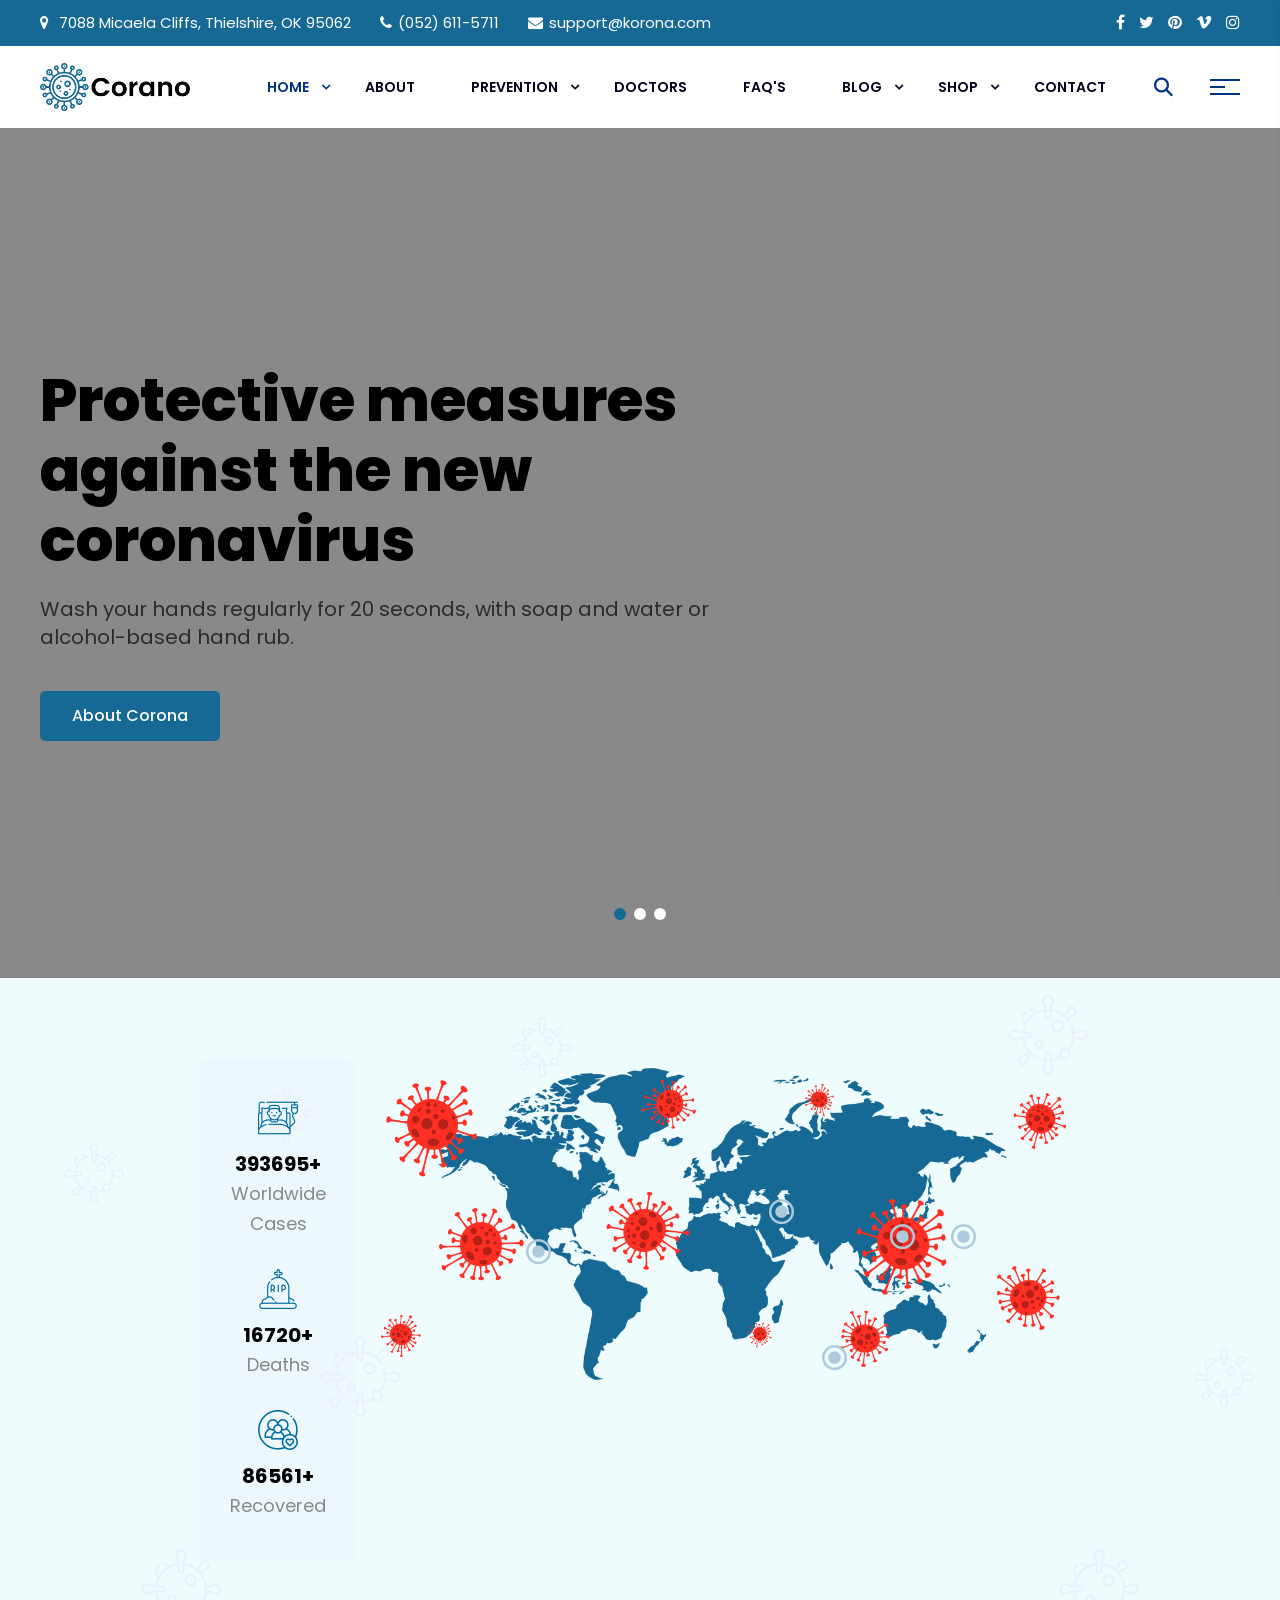
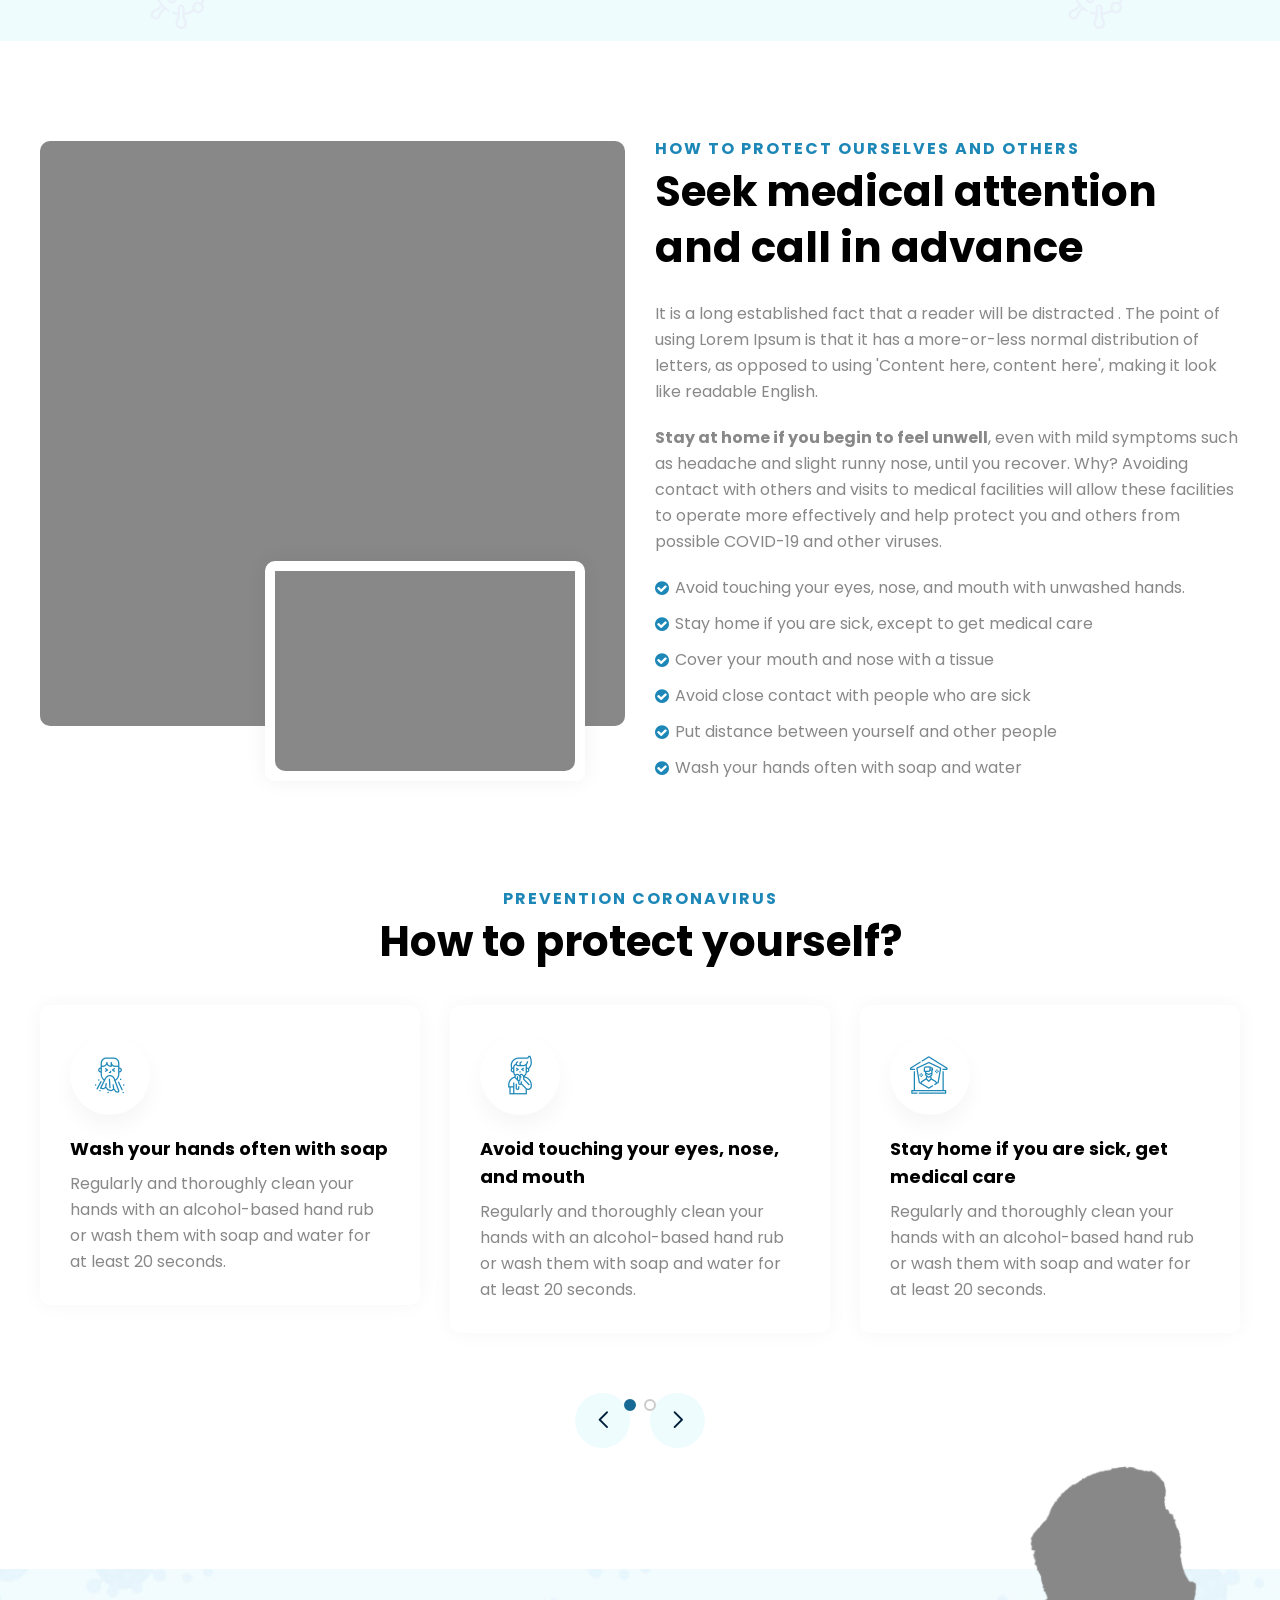
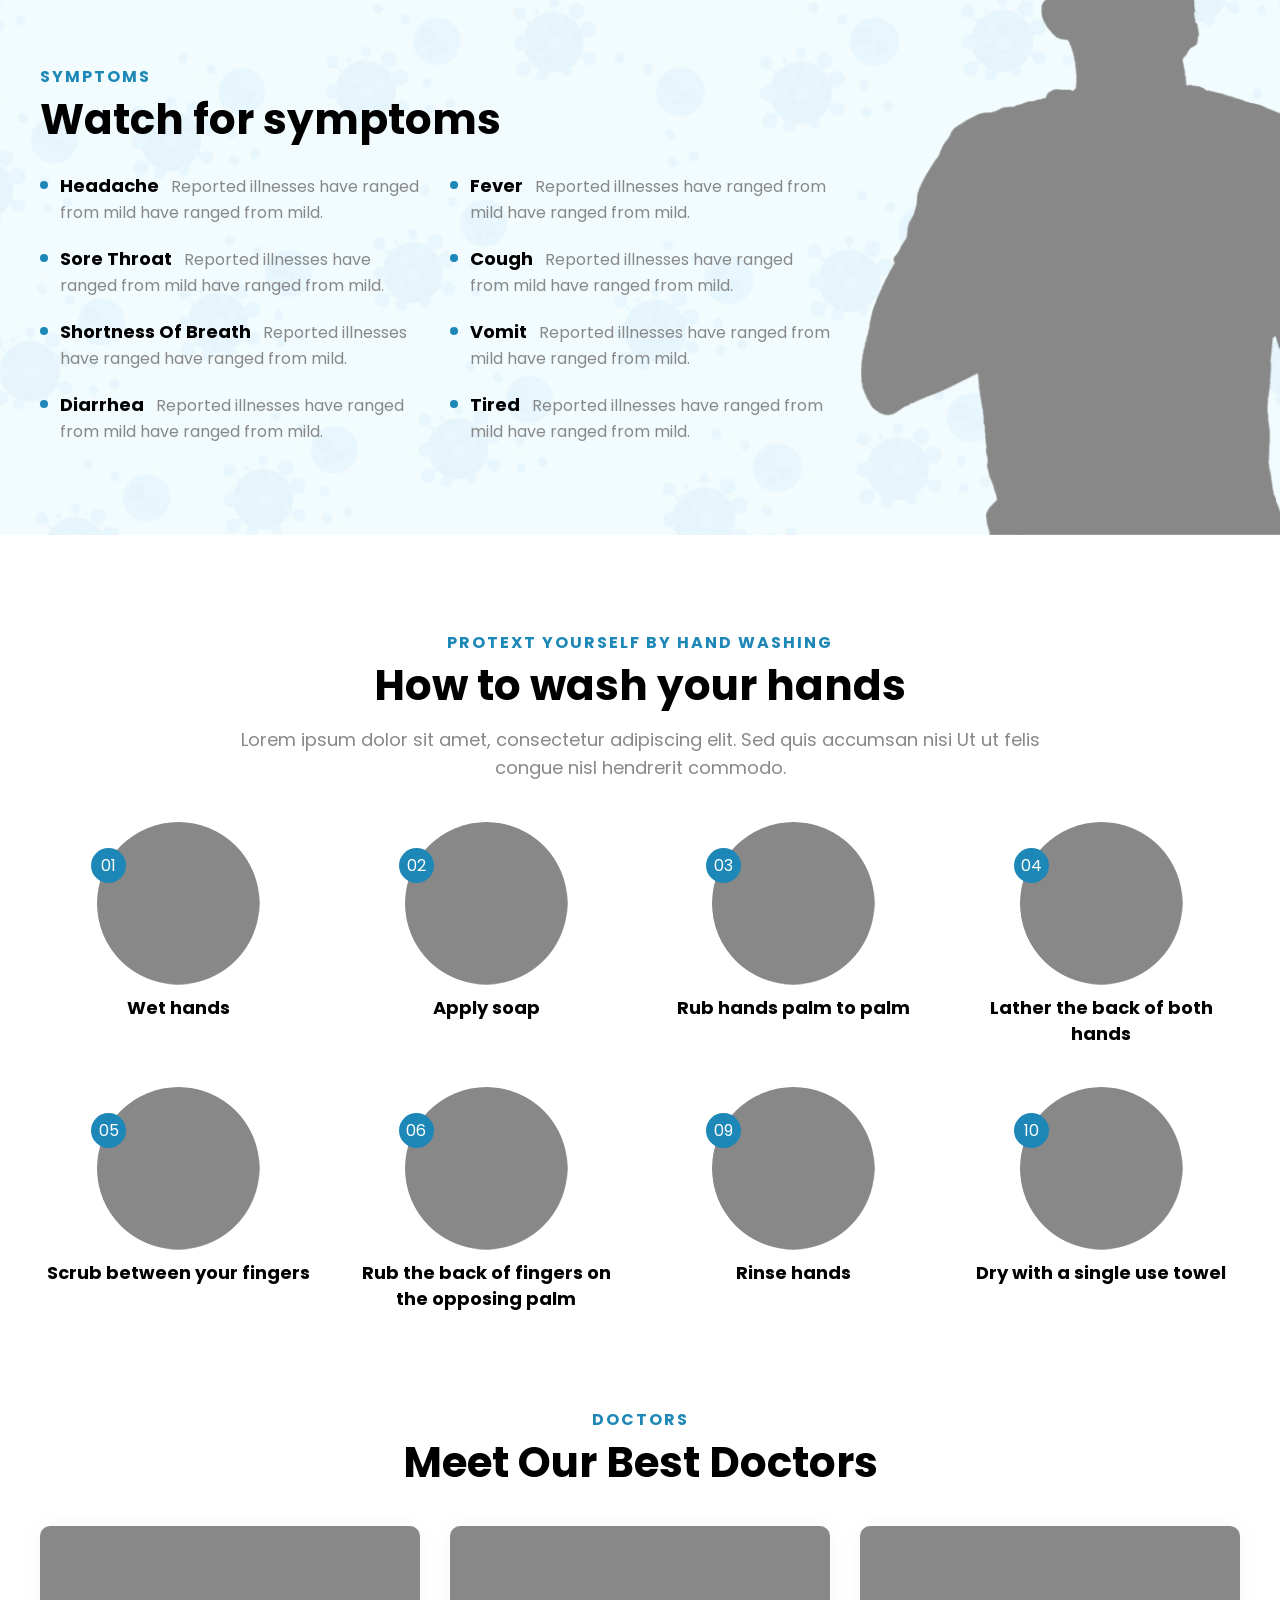
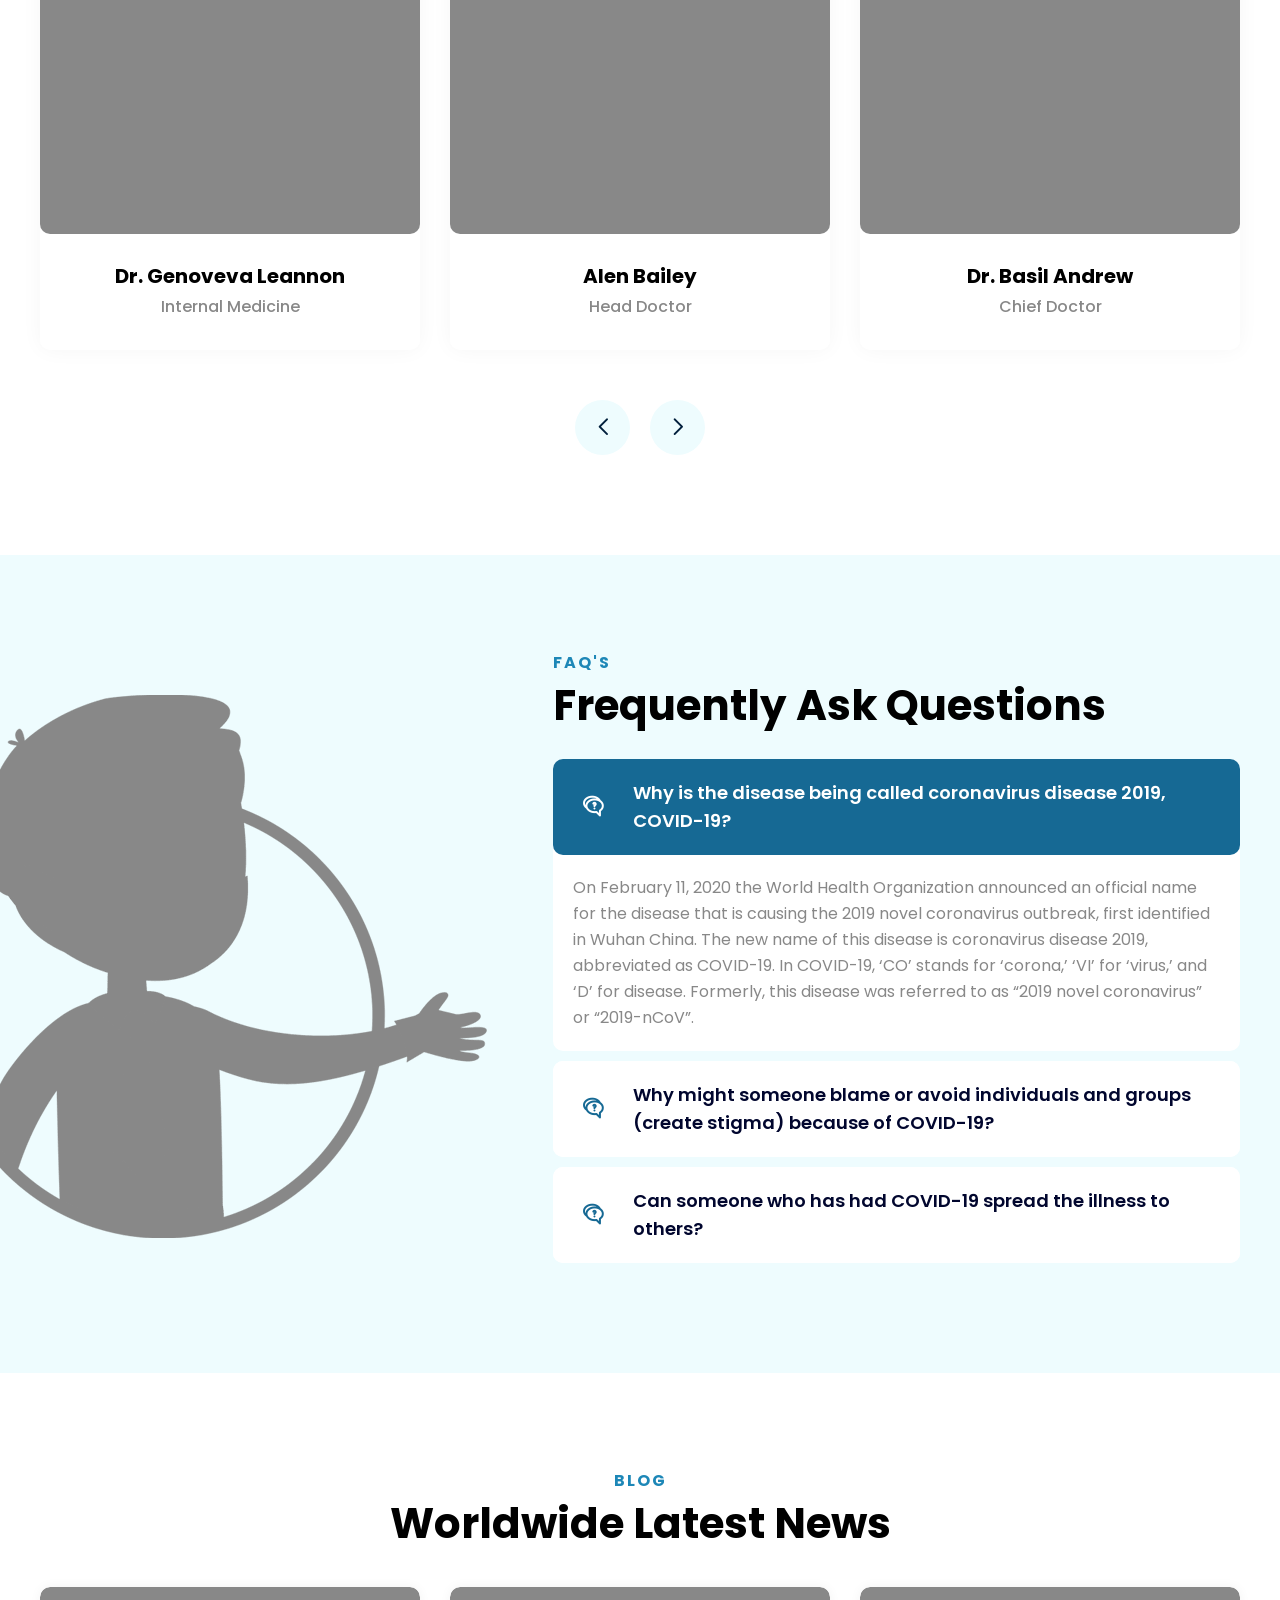
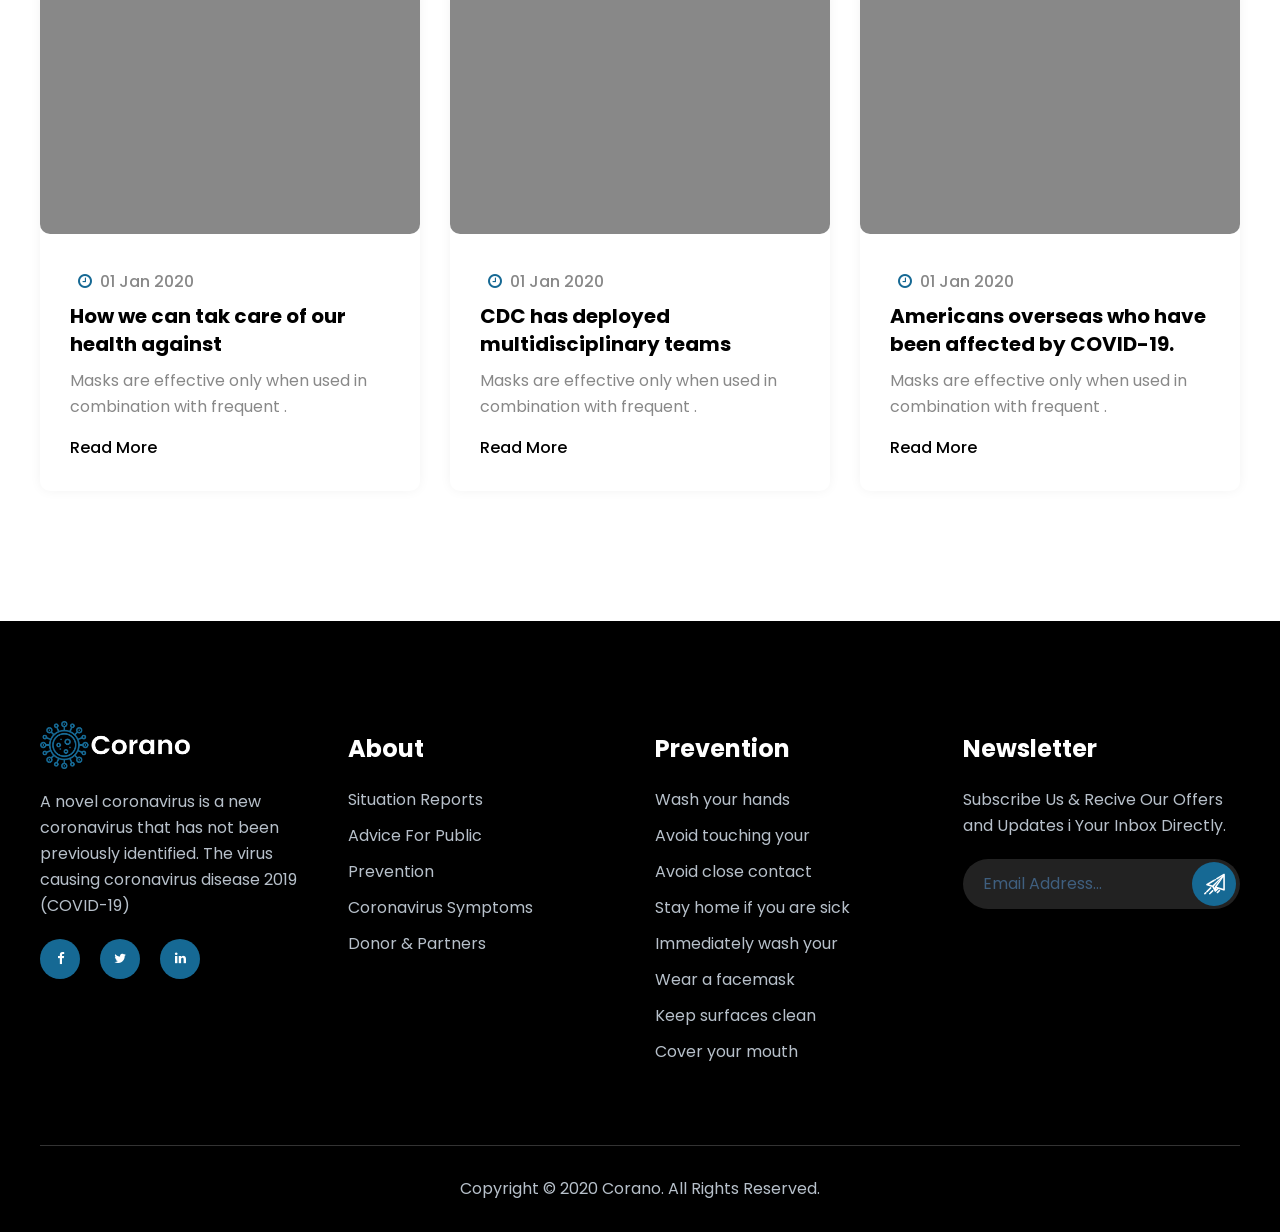
<file: html/index-3.html>
<!DOCTYPE html>
<html lang="en">
   <head>
      <meta charset="utf-8">
      <meta name="title" content="Corona">
      <meta property="fb:app_id" content="312" />
      <meta property="og:type" content="Corona" />
      <meta property="og:url" content="http://steelthemes.com/demo/Elango/Corona-final" />
      <meta property="og:title" content="Corona">
      <meta property="og:image" content="http://steelthemes.com/demo/Elango/Corona-final/assets/image/fbimg-210x210.jpg">
      <meta property="og:description" content="Corona is html 5 Template">
      <meta name="full-screen" content="yes">
      <meta name="theme-color" content="#166994">
      <!-- Responsive -->
      <meta http-equiv="X-UA-Compatible" content="IE=edge">
      <meta name="viewport" content="width=device-width, initial-scale=1.0, maximum-scale=1.0, user-scalable=0">
      <title>Homepage Three | corano | Responsive HTML 5 Template</title>
      <link rel="stylesheet" type="text/css" href="assets/css/bootstrap.min.css">
      <link rel="stylesheet" type="text/css" href="assets/css/style.css">
      <link rel="stylesheet" type="text/css" href="assets/fonts/font/flaticon.css">
      <!---------favicon--------------->
      <link rel="icon" type="image/png" href="assets/image/favicon-32x32.png" sizes="32x32">
      <link rel="icon" type="image/png" href="assets/image/favicon-16x16.png" sizes="16x16">
      <!---------favicon--------------->
   </head>
   <body class="home_page_three">
      <div class="page_wapper">
      <!--Start Preloader-->
      <div class="preloader">
         <div class="preloader_box">
            <div class="loader">
               <div class="circle item0"></div>
               <div class="circle item1"></div>
               <div class="circle item2"></div>
            </div>
         </div>
      </div>
      <!--End Preloader-->
      <!--Header-->
      <header class="header_v4">
         <section class="header_top">
            <div class="container">
               <div class="row">
                  <div class="col-lg-8">
                     <div class="text_left">
                        <ul>
                           <li><span class="fa fa-map-marker"></span> 7088 Micaela Cliffs, Thielshire, OK 95062</li>
                           <li><span class="fa fa-phone"></span>(052) 611-5711</li>
                           <li><span class="fa fa-envelope"></span>support@korona.com</li>
                        </ul>
                     </div>
                  </div>
                  <div class="col-lg-4">
                     <div class="text_right text-right">
                        <ul class="social-media">
                           <li><a href="#"><i class="fa fa-facebook"></i></a></li>
                           <li><a href="#"><i class="fa fa-twitter"></i></a></li>
                           <li><a href="#"><i class="fa fa-pinterest"></i></a></li>
                           <li><a href="#"><i class="fa fa-vimeo"></i></a></li>
                           <li><a href="#"><i class="fa fa-instagram"></i></a></li>
                        </ul>
                     </div>
                  </div>
               </div>
            </div>
         </section>
         <section class="navbar_outer">
            <div class="navbar navbar-expand-lg  bsnav bsnav-sticky bsnav-sticky-slide">
               <div class="container">
                  <a class="navbar-brand" href="index.html">
                  <img src="assets/image/home-4-logo.png" class="img-fluid" alt="img">
                  </a>
                  <button class="navbar-toggler toggler-spring"><span class="navbar-toggler-icon"></span></button>
                  <div class="collapse navbar-collapse scroll-nav">
                     <ul class="navbar-nav navbar-mobile navbar_left  ml-auto" id="nav">
                        <li class="nav-item nav_item active  dropdown">
                           <a class="nav-link link_hd" href="#">  Home  </a>
                           <ul class="navbar-nav submenu">
                              <li class="nav-item"><a class="nav-link" href="index.html">Home Default 01</a></li>
                              <li class="nav-item"><a class="nav-link" href="index-2.html">Home Default 02 <span class="new_page">new</span></a></li>
                              <li class="nav-item"><a class="nav-link" href="index-3.html">Home Default 03 <span class="new_page">new</span></a></li>
                              <li class="nav-item"><a class="nav-link" href="one-page-index-1.html">Home Onepage Version</a></li>
                              <li class="nav-item"><a class="nav-link" href="rtl/index.html" target="_blank">Home Default RTL </a></li>
                              <li class="nav-item"><a class="nav-link" href="rtl/one-page-index-1.html">Home Onepage RTL</a></li>
                           </ul>
                        </li>
                        <li class="nav-item nav_item"><a class="nav-link link_hd" href="about.html">About </a></li>
                        <li class="nav-item nav_item dropdown">
                           <a class="nav-link link_hd" href="#">  Prevention  </a>
                           <ul class="navbar-nav submenu">
                              <li class="nav-item"><a class="nav-link" href="prevention.html">Prevention</a></li>
                              <li class="nav-item"><a class="nav-link" href="prevention-single.html">Prevention Detail</a></li>
                           </ul>
                        </li>
                        <li class="nav-item nav_item"><a class="nav-link link_hd" href="team.html">Doctors</a></li>
                        <li class="nav-item nav_item"><a class="nav-link link_hd" href="faq.html">Faq's</a></li>
                        <li class="nav-item nav_item dropdown">
                           <a class="nav-link link_hd" href="#">  Blog  </a>
                           <ul class="navbar-nav submenu">
                              <li class="nav-item dropdown">
                                 <a class="nav-link arrow" href="#">Blog Grid </a>
                                 <ul class="navbar-nav child_menu">
                                    <li class="nav-item"><a class="nav-link" href="blog-three-column.html">Blog Three Column</a></li>
                                    <li class="nav-item"><a class="nav-link" href="blog-four-column.html">Blog Four Column</a></li>
                                    <li class="nav-item"><a class="nav-link" href="blog-single.html">Blog With Sidebar</a></li>
                                 </ul>
                              </li>
                              <li class="nav-item dropdown">
                                 <a class="nav-link arrow" href="#">Blog Details </a>
                                 <ul class="navbar-nav child_menu">
                                    <li class="nav-item"><a class="nav-link" href="blog-detail-sidebar.html">With Sidebar</a></li>
                                    <li class="nav-item"><a class="nav-link" href="blog-detail.html">Without Sidebar</a></li>
                                 </ul>
                              </li>
                           </ul>
                        </li>
                        <li class="nav-item nav_item dropdown">
                           <a class="nav-link link_hd" href="#">  Shop  </a>
                           <ul class="navbar-nav submenu">
                              <li class="nav-item"><a class="nav-link" href="shop.html">Shop</a></li>
                              <li class="nav-item"><a class="nav-link" href="product-details.html">Product Details</a></li>
                              <li class="nav-item"><a class="nav-link" href="shop-cart.html">cart</a></li>
                              <li class="nav-item"><a class="nav-link" href="checkout.html">checkout</a></li>
                           </ul>
                        </li>
                        <li class="nav-item nav_item"><a class="nav-link link_hd" href="contact.html">Contact</a></li>
                     </ul>
                     <ul class="navbar-nav navbar-mobile navbar_right">
                        <li class="nav-item  dropdown">
                           <a href="#" class="topbar-one__search search-popup__toggler"><i class="flaticon-search icon"></i></a>
                        </li>
                        <li class="nav-item  dropdown">
                           <!-- /.site-header__cart -->
                           <a href="#" class="site-header__sidemenu-nav side-menu__toggler">
                              <span class="site-header__sidemenu-nav-line"></span>
                              <!-- /.site-header__sidemenu-nav-line -->
                              <span class="site-header__sidemenu-nav-line"></span>
                              <!-- /.site-header__sidemenu-nav-line -->
                              <span class="site-header__sidemenu-nav-line"></span>
                              <!-- /.site-header__sidemenu-nav-line -->
                              <!-- /.site-header__sidemenu -->
                           </a>
                        </li>
                     </ul>
                  </div>
               </div>
            </div>
         </section>
      </header>
      <!--Header-->
      <main class="main-content">
         <!------main-content------>
         <!------main-slider------>
         <section class="main-slider type_two">
            <div class="main-slider-carousel main_slider_two owl-carousel owl-theme">
               <div class="slide one" style="background-image:url(assets/image/main-slider/home-4-banner-2.jpg)">
                  <div class="container text-left">
                     <div class="content_box">
                           <div class="content outer">
                              <div class="inner_box">
                              <h1> Protective measures against the new coronavirus</h1>
                              <div class="text">Wash your hands regularly for 20 seconds, with soap and water or alcohol-based hand rub.
                              </div>
                              <a href="#" class="theme_btn tp_four">About Corona</a>
                           </div>
                        </div>
                     </div>
                  </div>
               </div>
               <div class="slide two" style="background-image:url(assets/image/main-slider/home-4-banner-1.jpg)">
                  <div class="container text-center">
                     <div class="content_box">
                           <div class="content">
                              <div class="inner_box">
                              <h1> Stay informed and follow advice given by Goverment</h1>
                              <div class="text">Wash your hands regularly for 20 seconds, with soap and water or alcohol-based hand rub.
                              </div>
                              <a href="#" class="theme_btn tp_four">About Corona</a>
                           </div>
                        </div>
                     </div>
                  </div>
               </div>
               <div class="slide three" style="background-image:url(assets/image/main-slider/home-4-banner-3.jpg)">
                  <div class="container text-left">
                     <div class="content_box">
                           <div class="content">
                              <div class="inner_box">
                              <h1>Help to prevent possible spread of COVID-19</h1>
                              <div class="text">Wash your hands regularly for 20 seconds, with soap and water or alcohol-based hand rub.
                              </div>
                              <a href="#" class="theme_btn tp_four">About Corona</a>
                           </div>
                        </div>
                     </div>
                  </div>
               </div>
            </div>
         </section>
         <!-------funfacts------>
         <section class="funfacts type_four">
            <div class="bg_icons">
               <span class="flaticon-virus one"></span>
               <span class="flaticon-virus two"></span>
               <span class="flaticon-virus three"></span>
               <span class="flaticon-virus four"></span>
               <span class="flaticon-virus five"></span>
               <span class="flaticon-virus six"></span>
               <span class="flaticon-virus seven"></span>
               <span class="flaticon-virus eight"></span>
            </div>
            <div class="container-fluid">
               <div class="row">
                  <div class="col-lg-2 col-md-2 d-flex">
                     <div class="funfacts_count">
                        <div class="fun_facts_box type_four">
                           <small class="flaticon-hospitalisation icon"></small>
                           <h6><span class="counter-value">434595</span>+</h6>
                           <h2>Worldwide Cases </h2>
                        </div>
                        <div class="fun_facts_box type_four">
                           <small class="flaticon-death icon"></small>
                           <h6><span class="counter-value">18456</span>+</h6>
                           <h2>Deaths</h2>
                        </div>
                        <div class="fun_facts_box type_four">
                           <small class="flaticon-family icon"></small>
                           <h6><span class="counter-value">95553</span>+</h6>
                           <h2> Recovered</h2>
                        </div>
                     </div>
                  </div>
                  <div class="col-lg-10 col-md-10">
                     <div class="funfacts_box">
                        <div class="image_box text-center">
                           <img src="assets/image/resources/funfacts-home-4.png" class="img-fluid" alt="img" />
                        </div>
                        <div class="fun_facts_no">
                           <div class="fact_one facts">
                              <div class="fact_box">
                                 <div class="fact_number_box">
                                    <div class="image">
                                       <img src="assets/image/svg/spain.svg" class="img-fluid svg_image" alt="Iran" />
                                       <h2>Iran</h2>
                                    </div>
                                    <div class="facts_total">
                                       <h6><span>Total Cases :</span> 80,000</h6>
                                       <h6><span>Total Deaths :</span> 2453</h6>
                                    </div>
                                 </div>
                              </div>
                           </div>
                           <div class="fact_two facts">
                              <div class="fact_box">
                                 <div class="fact_number_box">
                                    <div class="image">
                                       <img src="assets/image/svg/flag.svg" class="img-fluid svg_image" alt="usa" />
                                       <h2>usa</h2>
                                    </div>
                                    <div class="facts_total">
                                       <h6><span>Total Cases :</span> 1200</h6>
                                       <h6><span>Total Deaths :</span> 57</h6>
                                    </div>
                                 </div>
                              </div>
                           </div>
                           <div class="fact_three facts">
                              <div class="fact_box">
                                 <div class="fact_number_box">
                                    <div class="image">
                                       <img src="assets/image/svg/korea.svg" class="img-fluid svg_image" alt="korea" />
                                       <h2>Korea</h2>
                                    </div>
                                    <div class="facts_total">
                                       <h6><span>Total Cases :</span> 1200</h6>
                                       <h6><span>Total Deaths :</span> 57</h6>
                                    </div>
                                 </div>
                              </div>
                           </div>
                           <div class="fact_four facts">
                              <div class="fact_box">
                                 <div class="fact_number_box">
                                    <div class="image">
                                       <img src="assets/image/svg/china.svg" class="img-fluid svg_image" alt="china" />
                                       <h2>China</h2>
                                    </div>
                                    <div class="facts_total">
                                       <h6><span>Total Cases :</span> 12,200</h6>
                                       <h6><span>Total Deaths :</span> 6000</h6>
                                    </div>
                                 </div>
                              </div>
                           </div>
                           <div class="fact_five facts">
                              <div class="fact_box">
                                 <div class="fact_number_box">
                                    <div class="image">
                                       <img src="assets/image/svg/india.svg" class="img-fluid svg_image" alt="india" />
                                       <h2>India</h2>
                                    </div>
                                    <div class="facts_total">
                                       <h6><span>Total Cases :</span> 1200</h6>
                                       <h6><span>Total Deaths :</span> 57</h6>
                                    </div>
                                 </div>
                              </div>
                           </div>
                        </div>
                     </div>
                  </div>
               </div>
            </div>
         </section>
         <!-------about------>
         <section class="about type_three">
            <div class="container">
               <div class="row">
                  <div class="col-lg-6">
                     <div class="image_box">
                        <div class="image_1">
                           <img src="assets/image/resources/home-4-about-1.jpg" class="img-fluid" alt="img" />
                        </div>
                        <div class="image_2">
                           <img src="assets/image/resources/home-4-about-2.jpg" class="img-fluid" alt="img" />
                        </div>
                     </div>
                  </div>
                  <div class="col-lg-6">
                     <div class="about_content">
                        <div class="heading tp_three">
                           <h6>How To Protect Ourselves and Others</h6>
                           <h1>Seek medical attention and call in advance</h1>
                        </div>
                        <p>It is a long established fact that a reader will be distracted . The point of using Lorem Ipsum is that it has a more-or-less normal distribution of letters, as opposed to using 'Content here, content here', making it look like readable English.</p>
                        <p><b>Stay at home if you begin to feel unwell</b>, even with mild symptoms such as headache and slight runny nose, until you recover. Why? Avoiding contact with others and visits to medical facilities will allow these facilities to operate more effectively and help protect you and others from possible COVID-19 and other viruses.</p>
                        <ul>
                           <li>Avoid touching your eyes, nose, and mouth with unwashed hands.</li>
                           <li>Stay home if you are sick, except to get medical care</li>
                           <li>Cover your mouth and nose with a tissue </li>
                           <li>Avoid close contact with people who are sick</li>
                           <li>Put distance between yourself and other people</li>
                           <li>Wash your hands often with soap and water</li>
                        </ul>
                     </div>
                  </div>
               </div>
            </div>
         </section>
         <!-------------preventions---------->
         <section class="preventions type_four" >
            <div class="container">
               <div class="row">
                  <div class="col-lg-12">
                     <div class="heading text-center icon_dark tp_three">
                        <h6>Prevention Coronavirus</h6>
                        <h1>How to protect yourself? </h1>
                     </div>
                  </div>
               </div>
               <div class="row">
                  <div class="col-lg-12 padding_zero">
                     <div class="owl-carousel four_items">
                        <div class="icon_box type_five wow fadeInUp" data-wow-delay="100ms" data-wow-duration="1500ms">
                           <div class="icon">
                              <span class="flaticon-sneeze"></span>
                           </div>
                           <div class="content_box">
                              <h2><a href="#">Wash your hands often with soap</a></h2>
                              <p>Regularly and thoroughly clean your hands with an alcohol-based hand rub or wash them with soap and water for at least 20 seconds.</p>
                           </div>
                        </div>
                        <div class="icon_box type_five wow fadeInUp" data-wow-delay="200ms" data-wow-duration="1500ms">
                           <div class="icon">
                              <span class="flaticon-vomit"></span>
                           </div>
                           <div class="content_box">
                              <h2><a href="#">Avoid touching your eyes, nose, and mouth</a></h2>
                              <p>Regularly and thoroughly clean your hands with an alcohol-based hand rub or wash them with soap and water for at least 20 seconds.</p>
                           </div>
                        </div>
                        <div class="icon_box type_five wow fadeInUp" data-wow-delay="300ms" data-wow-duration="1500ms">
                           <div class="icon">
                              <span class="flaticon-stay-home"></span>
                           </div>
                           <div class="content_box">
                              <h2><a href="#">Stay home if you are sick,  get medical care</a></h2>
                              <p>Regularly and thoroughly clean your hands with an alcohol-based hand rub or wash them with soap and water for at least 20 seconds.</p>
                           </div>
                        </div>
                        <div class="icon_box type_five wow fadeInUp" data-wow-delay="400ms" data-wow-duration="1500ms">
                           <div class="icon">
                              <span class="flaticon-sneeze-1"></span>
                           </div>
                           <div class="content_box">
                              <h2><a href="#">Avoid close contact with people who  sick</a></h2>
                              <p>Regularly and thoroughly clean your hands with an alcohol-based hand rub or wash them with soap and water for at least 20 seconds.</p>
                           </div>
                        </div>
                     </div>
                  </div>
               </div>
            </div>
         </section>
         <!-------------symptoms---------->
         <section class="symptoms type_four">
            <div class="container">
               <div class="row">
                  <div class="col-lg-8">
                     <div class="content_box">
                        <div class="row">
                           <div class="col-lg-12">
                              <div class="heading  icon_dark tp_three">
                                 <h6>SYMPTOMS </h6>
                                 <h1>Watch for symptoms </h1>
                              </div>
                           </div>
                        </div>
                        <div class="row">
                           <div class="col-lg-6">
                              <div class="symptoms_box type_four wow slideInUp" data-wow-delay="00ms" data-wow-duration="1500ms">
                                 <p><span>Headache </span>Reported illnesses have ranged from mild have ranged from mild.</p>
                              </div>
                              <div class="symptoms_box type_four  wow slideInUp" data-wow-delay="100ms" data-wow-duration="1500ms">
                                 <p> <span>Sore Throat </span>Reported illnesses have ranged from mild have ranged from mild.</p>
                              </div>
                              <div class="symptoms_box type_four  wow slideInUp" data-wow-delay="200ms" data-wow-duration="1500ms">
                                 <p><span>Shortness Of Breath </span>Reported illnesses have ranged have ranged from mild.</p>
                              </div>
                              <div class="symptoms_box type_four  wow slideInUp" data-wow-delay="400ms" data-wow-duration="1500ms">
                                 <p><span>Diarrhea </span>Reported illnesses have ranged from mild have ranged from mild.</p>
                              </div>
                           </div>
                           <div class="col-lg-6">
                              <div class="symptoms_box type_four  wow slideInUp" data-wow-delay="100ms" data-wow-duration="1500ms">
                                 <p><span>Fever </span>Reported illnesses have ranged from mild have ranged from mild.</p>
                              </div>
                              <div class="symptoms_box type_four  wow slideInUp" data-wow-delay="200ms" data-wow-duration="1500ms">
                                 <p><span>Cough </span>Reported illnesses have ranged from mild have ranged from mild.</p>
                              </div>
                              <div class="symptoms_box type_four  wow slideInUp" data-wow-delay="300ms" data-wow-duration="1500ms">
                                 <p><span>Vomit </span>Reported illnesses have ranged from mild have ranged from mild.</p>
                              </div>
                              <div class="symptoms_box type_four  wow slideInUp" data-wow-delay="400ms" data-wow-duration="1500ms">
                                 <p> <span>Tired </span>Reported illnesses have ranged from mild have ranged from mild.</p>
                              </div>
                           </div>
                        </div>
                     </div>
                  </div>
                  <div class="col-lg-4">
                     <div class="image_box">
                        <div class="image">
                           <img src="assets/image/resources/home-4-symptoms-1.png" class="img-fluid" alt="symptoms" />
                        </div>
                     </div>
                  </div>
               </div>
            </div>
         </section>
         <!-------------handwash---------->
         <section class="handwash type_one">
            <div class="container">
               <div class="row">
                  <div class="col-lg-12">
                     <div class="heading text-center icon_dark tp_three">
                        <h6>Protext yourself By hand washing</h6>
                        <h1>How to wash your hands </h1>
                        <p>Lorem ipsum dolor sit amet, consectetur adipiscing elit. Sed quis accumsan nisi Ut ut felis congue nisl hendrerit commodo.</p>
                     </div>
                  </div>
               </div>
               <div class="row">
                  <div class="col-lg-3">
                     <div class="hand_box  type_one wow fadeInLeft" data-wow-delay="100ms" data-wow-duration="1500ms">
                        <div class="image_box">
                           <img src="assets/image/hand-wash/1.png" class="img-fluid" alt="img" />
                           <span>01</span>
                        </div>
                        <h2>Wet hands</h2>
                     </div>
                  </div>
                  <div class="col-lg-3">
                     <div class="hand_box  type_one wow fadeInLeft" data-wow-delay="200ms" data-wow-duration="1500ms">
                        <div class="image_box">
                           <img src="assets/image/hand-wash/2.png" class="img-fluid" alt="img" />
                           <span>02</span>
                        </div>
                        <h2>Apply soap</h2>
                     </div>
                  </div>
                  <div class="col-lg-3">
                     <div class="hand_box  type_one wow fadeInLeft" data-wow-delay="300ms" data-wow-duration="1500ms">
                        <div class="image_box">
                           <img src="assets/image/hand-wash/3.png" class="img-fluid" alt="img" />
                           <span>03</span>
                        </div>
                        <h2>Rub hands palm to palm</h2>
                     </div>
                  </div>
                  <div class="col-lg-3">
                     <div class="hand_box  type_one wow fadeInLeft" data-wow-delay="400ms" data-wow-duration="1500ms">
                        <div class="image_box">
                           <img src="assets/image/hand-wash/4.png" class="img-fluid" alt="img" />
                           <span>04</span>
                        </div>
                        <h2>Lather the back  of both hands</h2>
                     </div>
                  </div>
                  <div class="col-lg-3">
                     <div class="hand_box  type_one wow fadeInLeft" data-wow-delay="100ms" data-wow-duration="1500ms">
                        <div class="image_box">
                           <img src="assets/image/hand-wash/5.png" class="img-fluid" alt="img" />
                           <span>05</span>
                        </div>
                        <h2>Scrub between  your fingers</h2>
                     </div>
                  </div>
                  <div class="col-lg-3">
                     <div class="hand_box  type_one wow fadeInLeft" data-wow-delay="200ms" data-wow-duration="1500ms">
                        <div class="image_box">
                           <img src="assets/image/hand-wash/6.png" class="img-fluid" alt="img" />
                           <span>06</span>
                        </div>
                        <h2>Rub the back of  fingers on the  opposing palm</h2>
                     </div>
                  </div>
                  <div class="col-lg-3">
                     <div class="hand_box  type_one wow fadeInLeft" data-wow-delay="300ms" data-wow-duration="1500ms">
                        <div class="image_box">
                           <img src="assets/image/hand-wash/9.png" class="img-fluid" alt="img" />
                           <span>09</span>
                        </div>
                        <h2>Rinse hands</h2>
                     </div>
                  </div>
                  <div class="col-lg-3">
                     <div class="hand_box  type_one wow fadeInLeft" data-wow-delay="400ms" data-wow-duration="1500ms">
                        <div class="image_box">
                           <img src="assets/image/hand-wash/10.png" class="img-fluid" alt="img" />
                           <span>10</span>
                        </div>
                        <h2>Dry with a single use towel</h2>
                     </div>
                  </div>
               </div>
            </div>
         </section>
          <!-----------doctor----------------->
         <section class="doctor type_three">
            <div class="container">
               <div class="row">
                  <div class="col-lg-12">
                     <div class="heading text-center tp_three">
                        <h6>Doctors</h6>
                        <h1>Meet Our Best Doctors</h1>
                     </div>
                  </div>
               </div>
               <div class="row">
                  <div class="col-lg-12 padding_zero">
                     <div class="owl-carousel four_items">
                        <div class="doctor_box type_three">
                           <div class="image_box">
                              <img src="assets/image/resources/best-doctors1.jpg" class="img-fluid" alt="best-doctors" />
                              <div class="overlay">
                                 <a href="#" class="contact_doctor"><span class="fa fa-phone"></span>+44 555 67 890</a>
                              </div>
                           </div>
                           <div class="content_box">
                              <h2> <a href="#">Dr. Genoveva Leannon </a> </h2>
                              <small>Internal Medicine</small>
                           </div>
                        </div>
                        <div class="doctor_box type_three">
                           <div class="image_box">
                              <img src="assets/image/resources/best-doctors2.jpg" class="img-fluid" alt="best-doctors" />
                              <div class="overlay">
                                 <a href="#" class="contact_doctor"><span class="fa fa-phone"></span>+44 555 67 890</a>
                              </div>
                           </div>
                           <div class="content_box">
                              <h2> <a href="#">Alen Bailey </a> </h2>
                              <small>Head Doctor</small>
                           </div>
                        </div>
                        <div class="doctor_box type_three">
                           <div class="image_box">
                              <img src="assets/image/resources/best-doctors3.jpg" class="img-fluid" alt="best-doctors" />
                              <div class="overlay">
                                 <a href="#" class="contact_doctor"><span class="fa fa-phone"></span>+44 555 67 890</a>
                              </div>
                           </div>
                           <div class="content_box">
                              <h2> <a href="#">Dr. Basil Andrew </a> </h2>
                              <small>Chief Doctor </small>
                           </div>
                        </div>
                     </div>
                  </div>
               </div>
            </div>
         </section>
                    <!-----------faqs----------------->
         <section class="faqs type_four">
            <div class="container">
               <div class="row">
                  <div class="col-lg-5">
                     <div class="image_box">
                        <div class="image">
                           <img src="assets/image/resources/home-4-faq.png" class="img-fluid" alt="img" />
                        </div>
                     </div>
                  </div>
                  <div class="col-lg-7">
                     <div class="faq_content">
                        <div class="heading icon_dark  tp_three">
                           <h6>Faq's</h6>
                           <h1>Frequently Ask Questions</h1>
                        </div>
                        <div id="accordion">
                           <div class="card faq_box type_four">
                              <div class="card-header" id="headingOne">
                                 <h5 class="mb-0">
                                    <button class="faq_btn" data-toggle="collapse" data-target="#collapseOne" aria-expanded="true" aria-controls="collapseOne">
                                    Why is the disease being called coronavirus disease 2019, COVID-19?<span class="flaticon-question-2 faq_icon"></span>
                                    </button>
                                 </h5>
                              </div>
                              <div id="collapseOne" class="collapse show" aria-labelledby="headingOne" data-parent="#accordion">
                                 <div class="card-body">
                                    On February 11, 2020 the World Health Organization announced an official name for the disease that is causing the 2019 novel coronavirus outbreak, first identified in Wuhan China. The new name of this disease is coronavirus disease 2019, abbreviated as
                                    COVID-19. In COVID-19, ‘CO’ stands for ‘corona,’ ‘VI’ for ‘virus,’ and ‘D’ for disease. Formerly, this disease was referred to as “2019 novel coronavirus” or “2019-nCoV”. 
                                 </div>
                              </div>
                           </div>
                           <div class="card faq_box type_four">
                              <div class="card-header" id="headingTwo">
                                 <h5 class="mb-0">
                                    <button class="faq_btn collapsed" data-toggle="collapse" data-target="#collapseTwo" aria-expanded="false" aria-controls="collapseTwo">
                                    Why might someone blame or avoid individuals and groups (create stigma) because of COVID-19?<span class="flaticon-question-2 faq_icon"></span>
                                    </button>
                                 </h5>
                              </div>
                              <div id="collapseTwo" class="collapse" aria-labelledby="headingTwo" data-parent="#accordion">
                                 <div class="card-body">
                                    Anim pariatur cliche reprehenderit, enim eiusmod high life accusamus terry richardson ad squid. 3 wolf moon officia aute, non cupidatat skateboard dolor brunch. Food truck quinoa nesciunt laborum eiusmod. Brunch 3 wolf moon tempor, sunt aliqua put a bird
                                    on it squid single-origin coffee nulla assumenda shoreditch et. Nihil anim keffiyeh helvetica, craft beer labore wes anderson cred nesciunt sapiente ea proident. Ad vegan excepteur butcher vice lomo. Leggings
                                    occaecat craft beer farm-to-table, raw denim aesthetic synth nesciunt you probably haven't heard of them accusamus labore sustainable VHS.
                                 </div>
                              </div>
                           </div>
                           <div class="card faq_box type_four">
                              <div class="card-header" id="headingThree">
                                 <h5 class="mb-0">
                                    <button class="faq_btn collapsed" data-toggle="collapse" data-target="#collapseThree" aria-expanded="false" aria-controls="collapseThree">
                                    Can someone who has had COVID-19 spread the illness to others?<span class="flaticon-question-2 faq_icon"></span>
                                    </button>
                                 </h5>
                              </div>
                              <div id="collapseThree" class="collapse" aria-labelledby="headingThree" data-parent="#accordion">
                                 <div class="card-body">
                                    Anim pariatur cliche reprehenderit, enim eiusmod high life accusamus terry richardson ad squid. 3 wolf moon officia aute, non cupidatat skateboard dolor brunch. Food truck quinoa nesciunt laborum eiusmod. Brunch 3 wolf moon tempor, sunt aliqua put a bird
                                    on it squid single-origin coffee nulla assumenda shoreditch et. Nihil anim keffiyeh helvetica, craft beer labore wes anderson cred nesciunt sapiente ea proident. Ad vegan excepteur butcher vice lomo. Leggings
                                    occaecat craft beer farm-to-table, raw denim aesthetic synth nesciunt you probably haven't heard of them accusamus labore sustainable VHS.
                                 </div>
                              </div>
                           </div>
                        </div>
                     </div>
                  </div>
               </div>
            </div>
         </section>
                  <!-----------blog----------------->
         <section class="blog type_four">
            <div class="container">
               <div class="row">
                  <div class="col-lg-12">
                     <div class="heading text-center icon_dark tp_three">
                        <h6>Blog</h6>
                        <h1>Worldwide Latest News </h1>
                     
                     </div>
                  </div>
               </div>
               <div class="row">
                  <div class="col-lg-12 padding_zero">
                     <div class=" owl-carousel three_items">
                        <div class="blog_box type_four">
                           <div class=" image_box">
                              <img src="assets/image/resources/blog-1.jpg" class="img-fluid" alt="img" />
                              <div class="overlay">
                                 <a href="https://www.youtube.com/watch?v=nfP5N9Yc72A&amp;t=28s" data-fancybox="gallery" data-caption="">
                                 <span class="flaticon-video-camera"></span>
                                 </a>
                              </div>
                           </div>
                           <div class="content_box">
                              <div class="title_box">
                                 <div class="post-date">
                                    <p><span class="fa fa-clock-o"></span>01 Jan 2020</p>
                                 </div>
                                 <h2><a href="blog-single.html">How we can tak care of our health against  </a></h2>
                              </div>
                              <p>Masks are effective only when used in combination with frequent .</p>
                              <a href="blog-single.html" class="read">Read More</a>
                           </div>
                        </div>
                        <div class="blog_box type_four">
                           <div class="image_box">
                              <img src="assets/image/resources/blog-2.jpg" class="img-fluid" alt="img" />
                              <div class="overlay">
                                 <a href="assets/image/resources/blog-3.jpg" data-fancybox="gallery" data-caption="">
                                 <span class="flaticon-image zoom_icon"></span>
                                 </a>
                              </div>
                           </div>
                           <div class="content_box">
                              <div class="title_box">
                                 <div class="post-date">
                                    <p><span class="fa fa-clock-o"></span>01 Jan 2020</p>
                                 </div>
                                 <h2><a href="blog-single.html">CDC has deployed multidisciplinary teams </a></h2>
                              </div>
                              <p>Masks are effective only when used in combination with frequent .</p>
                              <a href="blog-single.html" class="read">Read More</a>
                           </div>
                        </div>
                        <div class="blog_box type_four">
                           <div class="image_box">
                              <img src="assets/image/resources/blog-4.jpg" class="img-fluid" alt="img" />
                              <div class="overlay">
                                 <a href="https://www.youtube.com/watch?v=nfP5N9Yc72A&amp;t=28s" data-fancybox="gallery" data-caption="">
                                 <span class="flaticon-video-camera"></span>
                                 </a>
                              </div>
                           </div>
                           <div class="content_box">
                              <div class="title_box">
                                 <div class="post-date">
                                    <p><span class="fa fa-clock-o"></span>01 Jan 2020</p>
                                 </div>
                                 <h2><a href="blog-single.html">Americans overseas who have been affected by COVID-19.  </a></h2>
                              </div>
                              <p>Masks are effective only when used in combination with frequent .</p>
                              <a href="blog-single.html" class="read">Read More</a>
                           </div>
                        </div>
                        <div class="blog_box type_four">
                           <div class="image_box">
                              <img src="assets/image/resources/blog-3.jpg" class="img-fluid" alt="img" />
                              <div class="overlay">
                                 <a href="assets/image/resources/blog-3.jpg" data-fancybox="gallery" data-caption="">
                                 <span class="flaticon-image zoom_icon"></span>
                                 </a>
                              </div>
                           </div>
                           <div class="content_box">
                              <div class="title_box">
                                 <div class="post-date">
                                    <p><span class="fa fa-clock-o"></span>01 Jan 2020</p>
                                 </div>
                                 <h2><a href="blog-single.html">How we can tak care of our health against  </a></h2>
                              </div>
                              <p>Masks are effective only when used in combination with frequent .</p>
                              <a href="blog-single.html" class="read">Read More</a>
                              </div
                           </div>
                        </div>
                     </div>
                  </div>
               </div>
         </section>
         <!-----------footer----------------->
         <section class="footer type_four">
            <div class="container">
               <div class="row">
                  <div class="col-lg-3 col-md-4 col-sm-6 col-xs-12">
                     <div class="footer_widgets type_three ">
                        <h3 class="widgets_title logo">
                           <a href="index.html"><img src="assets/image/home-4-logo-white.png" class="img-fluid" alt="logo" /></a>
                        </h3>
                        <div class="inner_widgets">
                           <p>A novel coronavirus is a new coronavirus that has not been previously identified. The virus causing coronavirus disease 2019 (COVID-19)</p>
                           <div class="social_media_icon">
                              <ul class="clearfix">
                                 <li>
                                    <a href="#" class="has-tooltip">
                                       <span class="fa fa-facebook"></span>
                                       <div class="c-tooltip">
                                          <div class="tooltip-inner">Facebook</div>
                                       </div>
                                    </a>
                                 </li>
                                 <li>
                                    <a href="#" class="has-tooltip">
                                       <span class="fa fa-twitter"></span>
                                       <div class="c-tooltip">
                                          <div class="tooltip-inner">Twitter</div>
                                       </div>
                                    </a>
                                 </li>
                                 <li>
                                    <a href="#" class="has-tooltip">
                                       <span class="fa fa-linkedin"></span>
                                       <div class="c-tooltip">
                                          <div class="tooltip-inner">Linkedin</div>
                                       </div>
                                    </a>
                                 </li>
                              </ul>
                           </div>
                        </div>
                     </div>
                  </div>
                  <div class="col-lg-3 col-xs-12">
                     <div class="footer_widgets type_three">
                        <h3 class="widgets_title">About</h3>
                        <div class="inner_widgets">
                           <ul class="links">
                              <li><a href="#">Situation Reports</a></li>
                              <li><a href="#">Advice For Public</a></li>
                              <li><a href="#">Prevention</a></li>
                              <li><a href="#">Coronavirus Symptoms</a></li>
                              <li><a href="#">Donor & Partners</a></li>
                           </ul>
                        </div>
                     </div>
                  </div>
                  <div class="col-lg-3 col-md-4 col-sm-6 col-xs-12">
                     <div class="footer_widgets type_three">
                        <h3 class="widgets_title">Prevention</h3>
                        <div class="inner_widgets">
                           <ul class="links">
                              <li><a href="#">Wash your hands</a></li>
                              <li><a href="#">Avoid touching your</a></li>
                              <li><a href="#">Avoid close contact</a></li>
                              <li><a href="#">Stay home if you are sick</a></li>
                              <li><a href="#">Immediately wash your </a></li>
                              <li><a href="#">Wear a facemask</a></li>
                              <li><a href="#">Keep surfaces  clean</a></li>
                              <li><a href="#">Cover your mouth  </a></li>
                           </ul>
                        </div>
                     </div>
                  </div>
                  <div class="col-lg-3 col-md-4 col-sm-12 col-xs-12">
                     <div class="footer_widgets tp_two">
                        <h3 class="widgets_title">Newsletter</h3>
                        <div class="inner_widgets">
                           <p class="sub_description">Subscribe Us &amp; Recive Our Offers and Updates i Your Inbox Directly.</p>
                           <form>
                              <input type="email" name="email" placeholder="Email Address..." />
                              <button class="sub_btn" type="submit"><span class="flaticon-paper-plane"></span></button>
                           </form>
                        </div>
                     </div>
                  </div>
               </div>
               <div class="footer_last type_three">
                  <div class="row">
                     <div class="col-lg-12 text-center">
                        <p>Copyright © 2020 Corano. All Rights Reserved.</p>
                     </div>
                  </div>
               </div>
            </div>
         </section>
         <!-------------main-centent-end--------------->
      </main>
      <!-------------pagewapper-end--------------->
      </div>
      <!--Scroll to top-->
      <a href="#" id="scroll" class="default-bg green" style="display: inline;"><span class="fa fa-angle-up"></span></a>
      <!---------mbile-navbar----->
      <div class="bsnav-mobile">
         <div class="bsnav-mobile-overlay"></div>
         <div class="navbar">
            <button class="navbar-toggler toggler-spring mobile-toggler"><span class="fa fa-close"></span></button>
         </div>
      </div>
      <!---------mbile-navbar----->
      <!-- /.side-menu__block -->
      <div class="side-menu__block">
         <div class="side-menu__block-overlay custom-cursor__overlay">
            <div class="cursor"></div>
            <div class="cursor-follower"></div>
         </div>
         <!-- /.side-menu__block-overlay -->
         <div class="side-menu__block-inner">
            <div class="row">
               <div class="col-lg-12">
                  <div class="logo_site">
                     <a href="index.html"><img src="assets/image/home-4-logo.png" alt="logo" /></a>
                  </div>
                  <div class="side-menu__block-contact">
                     <h2>Quick Online Consultancy Only on Few Minutes</h2>
                     <div class="form_outer">
                        <form>
                           <div class="from_group">
                              <input type="text" name="name" placeholder="Name" />
                           </div>
                           <div class="from_group">
                              <input type="email" name="email" placeholder="Email" />
                           </div>
                           <div class="from_group">
                              <input type="text" name="phone" placeholder="Phone" />
                           </div>
                           <div class="from_group">
                              <textarea rows="4" placeholder="Share Your Thoughts"></textarea>
                           </div>
                           <div class="from_group">
                              <button  class="theme_btn tp_four" type="submit">Contact Us</button>
                           </div>
                        </form>
                     </div>
                  </div>
                  <!-- /.side-menu__block-contact -->
                  <div class="side-menu__block-contact">
                     <h3 class="side-menu__block__title">Contact Us</h3>
                     <!-- /.side-menu__block__title -->
                     <ul class="side-menu__block-contact__list">
                        <li class="side-menu__block-contact__list-item">
                           <i class="fa fa-map-marker"></i> Rock St 12, Newyork City, USA
                        </li>
                        <!-- /.side-menu__block-contact__list-item -->
                        <li class="side-menu__block-contact__list-item">
                           <i class="fa fa-phone"></i>
                           <a href="tel:526-236-895-4732">(526) 236-895-4732</a>
                        </li>
                        <!-- /.side-menu__block-contact__list-item -->
                        <li class="side-menu__block-contact__list-item">
                           <i class="fa fa-envelope"></i>
                           <a href="mailto:example@mail.com">example@mail.com</a>
                        </li>
                        <!-- /.side-menu__block-contact__list-item -->
                        <li class="side-menu__block-contact__list-item">
                           <i class="fa fa-clock-o"></i> Week Days: 09.00 to 18.00 Sunday: Closed
                        </li>
                        <!-- /.side-menu__block-contact__list-item -->
                     </ul>
                     <!-- /.side-menu__block-contact__list -->
                  </div>
                  <!-- /.side-menu__block-contact -->
                  <p class="side-menu__block__text site-footer__copy-text"><a href="#">corano</a> <i class="fa fa-copyright"></i> 2020 All Right Reserved</p>
               </div>
            </div>
            <!-- /.side-menu__block-inner -->
         </div>
      </div>
      <!-- /.side-menu__block -->
      <!-- /.search-popup -->
      <div class="search-popup">
         <div class="search-popup__overlay custom-cursor__overlay">
            <div class="cursor"></div>
            <div class="cursor-follower"></div>
         </div>
         <!-- /.search-popup__overlay -->
         <div class="search-popup__inner">
            <form action="#" class="search-popup__form">
               <input type="text" name="search" placeholder="Type here to Search....">
               <button type="submit"><i class="flaticon-magnifying-glass"></i></button>
            </form>
         </div>
         <!-- /.search-popup__inner -->
      </div>
      <!-- /.search-popup -->
      <!-----------------------------------script-------------------------------------->
      <script src="assets/js/jquery.js"></script>
      <script src="assets/js/popper.min.js"></script>
      <script src="assets/js/bootstrap.min.js"></script>
      <script src="assets/js/bsnav.min.js"></script>
      <script src="assets/js/jquery-ui.js"></script>
      <script src="assets/js/wow.js"></script>
      <script src="assets/js/owl.js"></script>
      <script src="assets/js/swiper.min.js"></script>
      <script src="assets/js/jquery.fancybox.js"></script>
      <script src="assets/js/TweenMax.min.js"></script>
      <script src="assets/js/validator.min.js"></script>
      <script src="assets/js/appear.js"></script>
      <script src="assets/js/moment.js"></script>
      <script src="assets/js/jquery.flexslider-min.js"></script>
      <script src="assets/js/pagenav.js"></script>
      <script src="assets/js/custom.js"></script>
   </body>
</html>
</file>
<file: html/assets/css/style.css>
/*---------============corano style==========----------*/


/*-------------------------table-of-contents---------------------------

1 scroolbar
2 Global Settings
3 Preloader
4 backtotop
5 owlnav owldots style
6 themebtn
7 headings
8 header css
9 ripple video btn css
10 Main Slider Banner
11 welcome section icon box type one
12 about us
13 Funfacts 
14 how_virus_spread
15 explore_more
16 preventions icon_box type two
17 doctor
18 blog
19 symptoms
20 contact_form
21 faq_box
22 footer
23 page_title
24 pagination
25 shop-page
26 product-details
27 shop_cart
28 Checkout
29 porduct-css
30 prevention-page
31 prevention_single
32 team_all
33 faqall
34 Contact-Page
35 blog_with_sidebar
36 blog_grid
37 blog_details_content
38 slider-bubbles
39 media queries responsive css



--------------------------table-of-contents---------------------------*/

@import url('https://fonts.googleapis.com/css?family=Poppins:300,400,500,600,700,800,900&display=swap');
@import url('https://fonts.googleapis.com/css2?family=Inter:wght@400;500;600;700;800;900&display=swap');

/*----font-family: 'Poppins', sans-serif; font-family: 'Inter', sans-serif;---------*/


/*--------------import----external-css-----------------*/

@import url('rtl.css');
@import url('font-awesome.min.css');
@import url('animate.css');
@import url('owl.css');
@import url('jquery-ui.css');
@import url('jquery.fancybox.min.css');
@import url('bsnav.min.css');
@import url('flexslider.css');
@import url('swiper.min.css');

/*--------------import----external-css-----------------*/

* {
	-moz-box-sizing: border-box;
	-webkit-box-sizing: border-box;
	-o-box-sizing: border-box;
	-ms-box-sizing: border-box;
	box-sizing: border-box;
	-webkit-transition: all .6s ease-in-out;
	-moz-transition: all .6s ease-in-out;
	-ms-transition: all .6s ease-in-out;
	-o-transition: all .6s ease-in-out;
	transition: all .6s ease-in-out;
}

body {
	padding: 0;
	margin: 0;
	-webkit-font-smoothing: antialiased;
	-moz-font-smoothing: antialiased;
	-webkit-transition: all .6s ease-in-out;
	-moz-transition: all .6s ease-in-out;
	-ms-transition: all .6s ease-in-out;
	-o-transition: all .6s ease-in-out;
	transition: all .6s ease-in-out;
}

.page_wapper {
	position:relative;
	margin:0 auto;
	width:100%;
	min-width:300px;
	-webkit-transition: all .6s ease-in-out;
	-moz-transition: all .6s ease-in-out;
	-ms-transition: all .6s ease-in-out;
	-o-transition: all .6s ease-in-out;
	transition: all .6s ease-in-out;
}


/*==================================================================================
scroolbar
==================================================================================*/

body.home_page_one::-webkit-scrollbar {
	width: 10px;
}

body.home_page_one::-webkit-scrollbar-track {
	-webkit-box-shadow: inset 0 0 6px #f1f1f1;
	-moz-box-shadow: inset 0 0 6px #f1f1f1;
	box-shadow: inset 0 0 6px #f1f1f1;
	background: #f1f1f1;
}

body.home_page_one::-webkit-scrollbar-thumb {
	background: #187be7;
	-webkit-box-shadow: inset 0 0 6px #187be7;
	-moz-box-shadow: inset 0 0 6px #187be7;
	box-shadow: inset 0 0 6px #187be7;
	border-radius: 10px;
}

body.home_page_one::-webkit-scrollbar-thumb:window-inactive {
	background: #187be7;
}

body.home_page_one {
	font-family: 'Poppins', sans-serif;
	font-weight: 400;
	font-size: 16px;
	line-height: 26px;
	color: #3f5f7f;
}

body.home_page_one h1,
body.home_page_one h2,
body.home_page_one h3,
body.home_page_one h4,
body.home_page_one h5,
body.home_page_one h6 {
	font-family: 'Poppins', sans-serif;
	color: #01062e;
}

body.home_page_one h1 a,
body.home_page_one h2 a,
body.home_page_one h3 a,
body.home_page_one h4 a,
body.home_page_one h5 a,
body.home_page_one h6 a {
	color: #01062e;
}


/*------------------------------home-page-two-------body-settings-------------------------------*/

body.home_page_two::-webkit-scrollbar {
	width: 10px;
}

body.home_page_two::-webkit-scrollbar-track {
	-webkit-box-shadow: inset 0 0 6px #f1f1f1;
	-moz-box-shadow: inset 0 0 6px #f1f1f1;
	box-shadow: inset 0 0 6px #f1f1f1;
	background: #f1f1f1;
}

body.home_page_two::-webkit-scrollbar-thumb {
	background: #c90005;
	-webkit-box-shadow: inset 0 0 6px #c90005;
	-moz-box-shadow: inset 0 0 6px #c90005;
	box-shadow: inset 0 0 6px #c90005;
	border-radius: 10px;
}

body.home_page_two::-webkit-scrollbar-thumb:window-inactive {
	background: #c90005;
}

body.home_page_two {
	font-family: 'Inter', sans-serif;
	font-weight: 400;
	font-size: 16px;
	line-height: 26px;
	color: #848484;
}

body.home_page_two h1,
body.home_page_two h2,
body.home_page_two h3,
body.home_page_two h4,
body.home_page_two h5,
body.home_page_two h6 {
	font-family: 'Inter', sans-serif;
	color: #00001a;
}

body.home_page_two h1 a,
body.home_page_two h2 a,
body.home_page_two h3 a,
body.home_page_two h4 a,
body.home_page_two h5 a,
body.home_page_two h6 a {
	color: #00001a;
}


/*------------------------------home-page-two-------body-settings-------------------------------*/

body.home_page_three::-webkit-scrollbar {
	width: 10px;
}

body.home_page_three::-webkit-scrollbar-track {
	-webkit-box-shadow: inset 0 0 6px #f1f1f1;
	-moz-box-shadow: inset 0 0 6px #f1f1f1;
	box-shadow: inset 0 0 6px #f1f1f1;
	background: #f1f1f1;
}

body.home_page_three::-webkit-scrollbar-thumb {
	background: #166994;
	-webkit-box-shadow: inset 0 0 6px #166994;
	-moz-box-shadow: inset 0 0 6px #166994;
	box-shadow: inset 0 0 6px #166994;
	border-radius: 10px;
}

body.home_page_three::-webkit-scrollbar-thumb:window-inactive {
	background: #166994;
}

body.home_page_three {
	font-family: 'Poppins', sans-serif;
	font-weight: 400;
	font-size: 16px;
	line-height: 26px;
	color: #888;
}

body.home_page_three h1,
body.home_page_three h2,
body.home_page_three h3,
body.home_page_three h4,
body.home_page_three h5,
body.home_page_three h6 {
	font-family: 'Poppins', sans-serif;
	color: #000000;
}

body.home_page_three h1 a,
body.home_page_three h2 a,
body.home_page_three h3 a,
body.home_page_three h4 a,
body.home_page_three h5 a,
body.home_page_three h6 a {
	color: #000000;
}


/*==================================================================================
Global Settings
==================================================================================*/

body.home_page_one p {
	font-family: 'Poppins', sans-serif;
	color: #3f5f7f;
}

html {
	-ms-text-size-adjust: 100%;
	-webkit-text-size-adjust: 100%;
	-moz-font-smoothing: antialiased;
	-webkit-font-smoothing: antialiased;
	-webkit-transition: all .6s ease-in-out;
	-moz-transition: all .6s ease-in-out;
	-ms-transition: all .6s ease-in-out;
	-o-transition: all .6s ease-in-out;
	transition: all .6s ease-in-out;
}

h1,
h2,
h3,
h4,
h5,
h6 {
	padding: 0;
	margin: 0;
	font-weight: 700;
	-webkit-transition: all .6s ease-in-out;
	-moz-transition: all .6s ease-in-out;
	-ms-transition: all .6s ease-in-out;
	-o-transition: all .6s ease-in-out;
	transition: all .6s ease-in-out;
}

p {
	padding: 0;
	margin: 0;
	font-size: 16px;
	font-weight: 400;
	line-height: 26px;
	-webkit-transition: all .6s ease-in-out;
	-moz-transition: all .6s ease-in-out;
	-ms-transition: all .6s ease-in-out;
	-o-transition: all .6s ease-in-out;
	transition: all .6s ease-in-out;
}

ul li {
	padding: 0;
	margin: 0;
	list-style: none;
	-webkit-transition: all .6s ease-in-out;
	-moz-transition: all .6s ease-in-out;
	-ms-transition: all .6s ease-in-out;
	-o-transition: all .6s ease-in-out;
	transition: all .6s ease-in-out;
}

dl,
ol,
ul {
	margin-top: 0;
	margin-bottom: 0rem;
	margin-right: 0;
	margin-left: 0;
	padding: 0;
}

a {
	text-decoration: none;
}

a:hover {
	text-decoration: none;
}

.btn:focus {
	outline: 0px;
	-webkit-appearance: none;
	appearance: none;
}

 :focus {
	outline: -webkit-focus-ring-color auto 0px;
}

button:focus {
	outline: 0px dotted;
	outline: 0px auto -webkit-focus-ring-color;
}

.padding_zero {
	padding: 0px 0px;
}


/*==================================================================================
Preloader
==================================================================================*/

.preloader {
	position: fixed;
	left: 0px;
	top: 0px;
	width: 100%;
	height: 100%;
	z-index: 999999999999;
}

.preloader_box {
	background-image: linear-gradient(to right, #187be7 0%, #269bef 50%, #36c2f9 100%);
	height: 100vh;
	width: 100%;
	position: relative;
}

.home_page_two .preloader_box {
	background: #c90005;
	height: 100vh;
	width: 100%;
	position: relative;
}

.home_page_three .preloader_box {
	background: #1d87b7;

}

.preloader .loader {
	position: absolute;
	top: 50%;
	left: 50%;
	transform: translate(-50%, -50%);
}

.preloader .circle {
	height: 10px;
	width: 10px;
	background-color: white;
	border-radius: 50%;
	margin: 15px;
	display: inline-block;
}

.preloader .item0 {
	animation: 1s pulse0 infinite;
}

.preloader .item1 {
	animation: 1s pulse1 infinite;
}

.preloader .item2 {
	animation: 1s pulse2 infinite;
}

@keyframes pulse0 {
	0% {
		transform: scale(1);
	}
	10% {
		transform: scale(2);
	}
	43.3% {
		transform: scale(1);
	}
	76.6% {
		transform: scale(1);
	}
	100% {
		transform: scale(1);
	}
}

@keyframes pulse1 {
	0% {
		transform: scale(1);
	}
	10% {
		transform: scale(1);
	}
	43.3% {
		transform: scale(2);
	}
	76.6% {
		transform: scale(1);
	}
	100% {
		transform: scale(1);
	}
}

@keyframes pulse2 {
	0% {
		transform: scale(1);
	}
	10% {
		transform: scale(1);
	}
	43.3% {
		transform: scale(1);
	}
	76.6% {
		transform: scale(2);
	}
	100% {
		transform: scale(1);
	}
}


/*==================================================================================
backtotop
==================================================================================*/

#scroll {
	position: fixed;
	right: 10px;
	bottom: 10px;
	cursor: pointer;
	width: 50px;
	height: 50px;
	display: none;
	-webkit-border-radius: 60px;
	-moz-border-radius: 60px;
	border-radius: 60px;
	z-index: 999;
	background: #D04083;
}

.default-bg.red {
	background: #c90005!important;
}

.default-bg.green {
	background: #166994!important;
}

#scroll span {
	position: absolute;
	text-align: center;
	width: 50px;
	height: 50px;
	line-height: 50px;
	font-size: 20px;
	color: #fff;
}

#scroll span:hover {
	opacity: 1;
}


/*==================================================================================
owlnav owldots style
==================================================================================*/

.home_page_one .owl-carousel .owl-nav {
	position: relative;
	width: 100%;
	text-align: center;
	padding-top: 20px;
}

.home_page_one .owl-carousel .owl-nav .owl-prev,
.home_page_one .owl-carousel .owl-nav .owl-next {
	display: inline-block;
	width: 55px;
	height: 55px;
	line-height: 55px;
	background: #f3f9fe;
	border-radius: 50%;
	text-align: center;
	margin: 0px 10px;
	color: #001e3b;
	font-weight: 600;
	-webkit-transition: all .6s ease-in-out;
	-moz-transition: all .6s ease-in-out;
	-ms-transition: all .6s ease-in-out;
	-o-transition: all .6s ease-in-out;
	transition: all .6s ease-in-out;
}

.home_page_one .owl-carousel .owl-nav .owl-prev:hover,
.home_page_one .owl-carousel .owl-nav .owl-next:hover {
	background: #D04083;
	color: #fff;
}

.home_page_one .owl-dots {
	position: relative;
	bottom: -20px;
	width: 100%;
	margin: 0 auto;
	text-align: center;
}

.home_page_one .owl-dots .owl-dot {
	position: relative;
	width: 12px;
	height: 12px;
	margin: 0px 4px;
	border-radius: 50px;
	display: inline-block;
	background-color: transparent;
	border: 2px solid #cacaca;
	transition: all 500ms ease;
	-moz-transition: all 500ms ease;
	-webkit-transition: all 500ms ease;
	-ms-transition: all 500ms ease;
	-o-transition: all 500ms ease;
}

.home_page_one .owl-dots .owl-dot:hover,
.home_page_one .owl-dots .owl-dot.active {
	border: 2px solid #D04083;
	background: #D04083;
}

.home_page_two .owl-carousel .owl-nav {
	position: relative;
	width: 100%;
	text-align: center;
	padding-top: 20px;
}

.home_page_two .owl-carousel .owl-nav .owl-prev,
.home_page_two .owl-carousel .owl-nav .owl-next {
	display: inline-block;
	width: 55px;
	height: 55px;
	line-height: 55px;
	background: #f3f9fe;
	border-radius: 50%;
	text-align: center;
	margin: 0px 10px;
	color: #001e3b;
	font-weight: 600;
	-webkit-transition: all .6s ease-in-out;
	-moz-transition: all .6s ease-in-out;
	-ms-transition: all .6s ease-in-out;
	-o-transition: all .6s ease-in-out;
	transition: all .6s ease-in-out;
}

.home_page_two .owl-carousel .owl-nav .owl-prev:hover,
.home_page_two .owl-carousel .owl-nav .owl-next:hover {
	background: #c90005;
	color: #fff;
}

.home_page_two .owl-dots {
	position: relative;
	bottom: -20px;
	width: 100%;
	margin: 0 auto;
	text-align: center;
}

.home_page_two .owl-dots .owl-dot {
	position: relative;
	width: 12px;
	height: 12px;
	margin: 0px 4px;
	border-radius: 50px;
	display: inline-block;
	background-color: transparent;
	border: 2px solid #cacaca;
	transition: all 500ms ease;
	-moz-transition: all 500ms ease;
	-webkit-transition: all 500ms ease;
	-ms-transition: all 500ms ease;
	-o-transition: all 500ms ease;
}

.home_page_two .owl-dots .owl-dot:hover,
.home_page_two .owl-dots .owl-dot.active {
	border: 2px solid #c90005;
	background: #c90005;
}

.home_page_three .owl-carousel .owl-nav {
	position: absolute;
	width: 100%;
	text-align: center;
	padding-top: 20px;
}

.home_page_three .owl-carousel .owl-nav .owl-prev,
.home_page_three .owl-carousel .owl-nav .owl-next {
	display: inline-block;
	width: 55px;
	height: 55px;
	line-height: 55px;
	background: #eefcfe;
	border-radius: 50%;
	text-align: center;
	margin: 0px 10px;
	color: #001e3b;
	font-weight: 600;
	-webkit-transition: all .6s ease-in-out;
	-moz-transition: all .6s ease-in-out;
	-ms-transition: all .6s ease-in-out;
	-o-transition: all .6s ease-in-out;
	transition: all .6s ease-in-out;
}

.home_page_three .owl-carousel .owl-nav .owl-prev:hover,
.home_page_three .owl-carousel .owl-nav .owl-next:hover {
	background: #166994;
	color: #fff;
}

.home_page_three .owl-dots {
	position: relative;
	bottom: -20px;
	width: 100%;
	margin: 0 auto;
	text-align: center;
}

.home_page_three .owl-dots .owl-dot {
	position: relative;
	width: 12px;
	height: 12px;
	margin: 0px 4px;
	border-radius: 50px;
	display: inline-block;
	background-color: transparent;
	border: 2px solid #cacaca;
	transition: all 500ms ease;
	-moz-transition: all 500ms ease;
	-webkit-transition: all 500ms ease;
	-ms-transition: all 500ms ease;
	-o-transition: all 500ms ease;
}

.home_page_three .owl-dots .owl-dot:hover,
.home_page_three .owl-dots .owl-dot.active {
	border: 2px solid #166994;
	background: #166994;
}


/*==================================================================================
themebtn
==================================================================================*/

.theme_btn.tp_one {
	font-size: 16px;
	position: relative;
	color: #fff;
	background-image: linear-gradient(to right, #D04083, #D04083, #e2629e, #D04083);
	box-shadow: 0 5px 15px rgba(242, 97, 103, .2);
	display: inline-block;
	width: 180px;
	height: 50px;
	line-height: 48px;
	font-weight: 500;
	transition: all .5s ease;
	text-align: center;
	font-family: 'Poppins', sans-serif;
	-webkit-transition: all .6s ease-in-out;
	-moz-transition: all .6s ease-in-out;
	-ms-transition: all .6s ease-in-out;
	-o-transition: all .6s ease-in-out;
	transition: all .6s ease-in-out;
	border-radius: 50px;
	background-size: 300% 100%;
	box-shadow: 0px;
	border: 0px!important;
}

.theme_btn.tp_one span {
	margin-left: 10px;
}

.theme_btn.tp_one:hover {
	background-position: right center;
	color: #fff;
	box-shadow: 0px 0px 12px 0px rgba(0, 0, 0, .06);
}

.read_more.tp_one {
	position: relative;
	display: block;
	font-size: 16px;
	color: #01062e;
	font-weight: 400;
	-webkit-transition: all .6s ease-in-out;
	-moz-transition: all .6s ease-in-out;
	-ms-transition: all .6s ease-in-out;
	-o-transition: all .6s ease-in-out;
	transition: all .6s ease-in-out;
}

.read_more.tp_one span {
	display: inline-block;
	margin-left: 6px;
	font-size: 8px;
	font-weight: 700;
	vertical-align: middle;
	line-height: normal;
	color: #01062e;
	-webkit-transition: all .6s ease-in-out;
	-moz-transition: all .6s ease-in-out;
	-ms-transition: all .6s ease-in-out;
	-o-transition: all .6s ease-in-out;
	transition: all .6s ease-in-out;
	margin-top: 1px;
}

.read_more.tp_one:hover,
.read_more.tp_one:hover span {
	color: #d04083;
}

.read_more.tp_one:hover {
	transform: translateX(10px);
}

.read_more.tp_three {
	position: relative;
	display: block;
	font-size: 16px;
	color: #01062e;
	font-weight: 400;
	-webkit-transition: all .6s ease-in-out;
	-moz-transition: all .6s ease-in-out;
	-ms-transition: all .6s ease-in-out;
	-o-transition: all .6s ease-in-out;
	transition: all .6s ease-in-out;
}

.read_more.tp_three span {
	display: inline-block;
	margin-left: 6px;
	font-size: 12px;
	font-weight: 700;
	vertical-align: middle;
	line-height: normal;
	color: #01062e;
	-webkit-transition: all .6s ease-in-out;
	-moz-transition: all .6s ease-in-out;
	-ms-transition: all .6s ease-in-out;
	-o-transition: all .6s ease-in-out;
	transition: all .6s ease-in-out;
	margin-top: 1px;
}

.read_more.tp_three:hover,
.read_more.tp_three:hover span {
	color: #c90005;
}

.read_more.tp_three:hover {
	transform: translateX(10px);
}

.theme_btn.tp_two {
	font-size: 16px;
	position: relative;
	color: #fff;
	display: inline-block;
	width: 180px;
	background: transparent;
	background-image: linear-gradient(to right, #187be7 0%, #269bef 30%, #269bef 60%, #187be7 100%);
	height: 50px;
	line-height: 50px;
	font-weight: 500;
	transition: all .5s ease;
	text-align: center;
	font-family: 'Poppins', sans-serif;
	-webkit-transition: all .6s ease-in-out;
	-moz-transition: all .6s ease-in-out;
	-ms-transition: all .6s ease-in-out;
	-o-transition: all .6s ease-in-out;
	transition: all .6s ease-in-out;
	border-radius: 5px;
	background-size: 300% 100%;
	box-shadow: none;
	border: 0px!important;
}

.theme_btn.tp_two:hover {
	background-position: right center;
}

.theme_btn.tp_two span {
	margin-left: 10px;
}

.read_more.tp_two {
	position: relative;
	display: block;
	font-size: 16px;
	color: #01062e;
	font-weight: 400;
	-webkit-transition: all .6s ease-in-out;
	-moz-transition: all .6s ease-in-out;
	-ms-transition: all .6s ease-in-out;
	-o-transition: all .6s ease-in-out;
	transition: all .6s ease-in-out;
}

.read_more.tp_two span {
	display: inline-block;
	margin-left: 6px;
	font-size: 12px;
	font-weight: 700;
	margin-top: 1px;
	vertical-align: middle;
	line-height: normal;
	color: #01062e;
	-webkit-transition: all .6s ease-in-out;
	-moz-transition: all .6s ease-in-out;
	-ms-transition: all .6s ease-in-out;
	-o-transition: all .6s ease-in-out;
	transition: all .6s ease-in-out;
}

.read_more.tp_two:hover,
.read_more.tp_two:hover span {
	color: #1d85ea;
}

.read_more.tp_two:hover {
	transform: translateX(10px);
}

.theme_btn.tp_three {
	font-size: 16px;
	position: relative;
	color: #fff;
	display: inline-block;
	width: 180px;
	background: #c90005;
	height: 50px;
	line-height: 50px;
	font-weight: 500;
	transition: all .5s ease;
	text-align: center;
	font-family: 'Inter', sans-serif;
	-webkit-transition: all .6s ease-in-out;
	-moz-transition: all .6s ease-in-out;
	-ms-transition: all .6s ease-in-out;
	-o-transition: all .6s ease-in-out;
	transition: all .6s ease-in-out;
	border-radius: 5px;
	background-size: 300% 100%;
	box-shadow: none;
	border: 0px!important;
}

.theme_btn.tp_three span {
	margin-left: 10px;
}

.theme_btn.tp_four {
	font-size: 16px;
	position: relative;
	color: #fff;
	display: inline-block;
	width: 180px;
	background: #166994;
	height: 50px;
	line-height: 50px;
	font-weight: 500;
	transition: all .5s ease;
	text-align: center;
	font-family: 'Poppins', sans-serif;
	-webkit-transition: all .6s ease-in-out;
	-moz-transition: all .6s ease-in-out;
	-ms-transition: all .6s ease-in-out;
	-o-transition: all .6s ease-in-out;
	transition: all .6s ease-in-out;
	border-radius: 5px;
	background-size: 300% 100%;
	box-shadow: none;
	border: 0px!important;
}

.theme_btn.tp_three span {
	margin-left: 10px;
}


/*==================================================================================
headings
==================================================================================*/

.heading.tp_one {
	position: relative;
	margin-bottom: 25px;
	z-index: 0;
}

.heading.tp_one h6 {
	position: relative;
	font-size: 16px;
	line-height: 16px;
	color: #187be7;
	text-transform: uppercase;
	font-weight: 700;
	margin-bottom: 7px;
	letter-spacing: 2px;
	font-family: 'Poppins', sans-serif;
}

.heading.tp_one h1 {
	position: relative;
	font-size: 42px;
	line-height: 56px;
	font-weight: 700;
	margin-bottom: 12px;
}

.heading.tp_one span.icon {
	font-size: 80px;
	line-height: 60px;
	position: absolute;
	top: 0;
	color: #f3f9fe;
	z-index: -1;
}

.heading.tp_one.icon_dark span.icon {
	color: #edf2f7;
}

.heading.tp_one.text_white span.icon {
	color: #33bbf7;
	opacity: .4;
}

.heading.tp_one.text_white h6 {
	color: #fff;
}

.heading.tp_one.text_white h1 {
	color: #fff;
}

.heading.tp_one p {
	font-size: 18px;
	font-weight: 400;
	line-height: 28px;
}

@media(max-width:3000px) and (min-width:1200px) {
	.heading.text-center.tp_one p {
		padding: 0px 200px;
	}
}


/*-------------------heading-two---------------------*/

.heading.tp_two {
	position: relative;
	margin-bottom: 25px;
	z-index: 0;
}

.heading.tp_two h6 {
	position: relative;
	font-size: 16px;
	line-height: 16px;
	color: #c90005;
	text-transform: uppercase;
	font-weight: 700;
	margin-bottom: 7px;
	letter-spacing: 2px;
	font-family: 'Poppins', sans-serif;
}

.heading.tp_two h1 {
	position: relative;
	font-size: 42px;
	line-height: 56px;
	font-weight: 700;
	margin-bottom: 12px;
}

.heading.tp_two span.icon {
	font-size: 80px;
	line-height: 60px;
	position: absolute;
	top: 0;
	color: #f3f9fe;
	z-index: -1;
}

.heading.tp_two.icon_dark span.icon {
	color: #edf2f7;
}

.heading.tp_two.text_white span.icon {
	color: #33bbf7;
	opacity: .4;
}

.heading.tp_two.text_white h6 {
	color: #fff;
}

.heading.tp_two.text_white h1 {
	color: #fff;
}

.heading.tp_two p {
	font-size: 18px;
	font-weight: 400;
	line-height: 28px;
}

@media(max-width:3000px) and (min-width:1200px) {
	.heading.text-center.tp_two p {
		padding: 0px 200px;
	}
}


/*-------------------heading-two---------------------*/

.heading.tp_three {
	position: relative;
	margin-bottom: 25px;
	z-index: 0;
}

.heading.tp_three h6 {
	position: relative;
	font-size: 16px;
	line-height: 16px;
	color: #1d87b7;
	text-transform: uppercase;
	font-weight: 700;
	margin-bottom: 7px;
	letter-spacing: 2px;
	font-family: 'Poppins', sans-serif;
}

.heading.tp_three h1 {
	position: relative;
	font-size: 42px;
	line-height: 56px;
	font-weight: 700;
	margin-bottom: 12px;
}

.heading.tp_three span.icon {
	font-size: 80px;
	line-height: 60px;
	position: absolute;
	top: 0;
	color: #f3f9fe;
	z-index: -1;
}

.heading.tp_three.icon_dark span.icon {
	color: #edf2f7;
}

.heading.tp_three.text_white span.icon {
	color: #33bbf7;
	opacity: .4;
}

.heading.tp_three.text_white h6 {
	color: #fff;
}

.heading.tp_three.text_white h1 {
	color: #fff;
}

.heading.tp_three p {
	font-size: 18px;
	font-weight: 400;
	line-height: 28px;
}

@media(max-width:3000px) and (min-width:1200px) {
	.heading.text-center.tp_three p {
		padding: 0px 200px;
	}
}


/*==================================================================================
header css
==================================================================================*/

.header_v1 {
	position: relative;
}

.navbar .new_page {
	position: absolute;
	height: 30px;
	background: #c90005;
	color: #fff;
	padding: 0px 10px;
	line-height: 30px;
	margin-left: 20px;
	top: 0;
	bottom: 0;
	margin-top: auto;
	margin-bottom: auto;
	border-radius: 5px;
}

.navbar .new_page:before {
	position: absolute;
	content: '';
	border-right: 8px solid #c90005;
	border-top: 8px solid transparent;
	border-left: 8px solid transparent;
	border-bottom: 8px solid transparent;
	left: -13px;
	top: 7px;
}

.header_v1 .header_top {
	position: relative;
	background-image: url(../image/resources/header-top-bg.jpg);
	background-position: center;
	background-size: cover;
	padding: 14px 0px 0px;
	min-height: 60px;
	z-index: 100;
}

.header_v1 .header_top .recent_news {
	position: relative;
	margin-left: 220px;
}

.header_v1 .header_top .news_inner {
	position: relative;
}

.header_v1 .header_top .recent_news .heading h2 {
	font-size: 14px;
	color: #fff;
	background-image: linear-gradient(to right, #187be7 0%, #269bef 50%, #36c2f9 100%);
	text-align: center;
	padding: 6px 10px;
	border-radius: 50px;
	min-width: 120px;
	margin-top: 4px;
}

.header_v1 .emergency_contact {
	position: relative;
}

.header_v1 .emergency_contact .icon {
	float: left;
	font-size: 20px;
	color: #222;
}

.header_v1 .emergency_contact .phone_no {
	margin-left: 30px;
}

.clock_outer {
	position: relative;
	float: left;
	padding: 5px 0px 0px 3px;
}

.clock_outer span.fa {
	color: #fff;
	margin-right: 5px;
}

.clock {
	color: #fff;
	font-weight: 400;
	font-size: 14px;
}

.header_v1 .header_top .single_items .owl-dots {
	display: none;
}

.header_v1 .header_top .mid-text {
	position: relative;
	background: rgba(25, 125, 232, .1);
	border-radius: 30px;
	margin: 3px 0px 0px;
	text-align: left;
	color: #fff;
	padding: 1px 30px 1px 15px;
}

.header_v1 .header_top .mid-text p a {
	position: relative;
	overflow: hidden;
	line-height: 28px;
	display: block;
	white-space: nowrap;
	text-overflow: ellipsis;
}

.header_v1 .header_top .mid-text p a {
	color: #fff;
	font-size: 14px;
	display: block;
}

.header_v1 .header_top .mid-text i {
	color: #00aa55;
	margin-right: 10px;
	font-size: 16px;
}

.c-tooltip {
	position: absolute;
	left: 50%;
	top: 100%;
	min-width: 86px;
	margin-left: -43px;
	margin-top: 15px;
	text-align: center;
	-ms-transform: translateY(-10px);
	transform: translateY(-10px);
	opacity: 0;
	visibility: hidden;
	-webkit-transition: all 300ms ease;
	-moz-transition: all 300ms ease;
	-ms-transition: all 300ms ease;
	-o-transition: all 300ms ease;
	transition: all 300ms ease;
}

.c-tooltip .tooltip-inner {
	position: relative;
	display: block;
	margin-bottom: 12px;
	min-width: 86px;
	padding: 3px 10px;
	line-height: 20px;
	font-size: 11px;
	color: #ffffff;
	background: #222222;
	text-transform: uppercase;
	border-radius: 7px;
}

.c-tooltip .tooltip-inner:before {
	content: '';
	position: absolute;
	left: 50%;
	margin-left: -5px;
	bottom: 100%;
	border: 5px solid transparent;
	border-bottom: 5px solid #222222;
}

.has-tooltip:hover .c-tooltip {
	-ms-transform: translateY(0px);
	transform: translateY(0px);
	opacity: 1;
	visibility: visible;
	z-index: 1;
}

.header_v1 .social_media_icon {
	position: relative;
	float: right;
}

.header_v1 .social_media_icon:before {
	content: '';
	position: absolute;
	left: 0;
	top: 0px;
	height: 30px;
	border-left: 1px solid rgba(0, 0, 0, 0.10);
}

.header_v1 .social_media_icon {
	position: relative;
}

.header_v1 .social_media_icon li {
	position: relative;
	float: left;
	margin-left: 10px;
}

.header_v1 .social_media_icon li:first-child {
	margin-left: 0;
}

.header_v1 .social_media_icon li a {
	position: relative;
	display: block;
	width: 30px;
	height: 30px;
	font-size: 13px;
	line-height: 30px;
	text-align: center;
	background-image: linear-gradient(to right, #187be7 0%, #269bef 50%, #36c2f9 100%);
	color: #fff;
	border-radius: 50%;
	-webkit-transition: all 300ms linear;
	-ms-transition: all 300ms linear;
	transition: all 300ms linear;
}

.header_v1 .social_media_icon li a:hover {
	background: #D04083;
	border-color: #D04083;
	color: #ffffff;
}

@media(max-width:3000px) and (min-width:1700px) {
	.header_v1 .navbar-brand {
		margin-right: 30px;
	}
	.header_v1 .container-fluid {
		padding: 0px 250px;
	}
}

.header_v1 .navbar-brand img {
	width: 150px;
}

.header_v1 .bsnav-sticky.bsnav-sticky-slide.sticked.in {
	background: #fff;
}

.header_v1 .navbar-expand-lg {
	padding: 5px 0px;
	background: transparent;
}

.header_v1 .navbar-expand-lg .navbar-nav .nav-item .nav-link.link_hd {
	color: #08192d;
	padding: 28px 20px 24px;
}

.header_v1 .navbar-expand-lg .navbar-nav .nav-link {
	font-family: 'Poppins', sans-serif;
	text-transform: none;
	font-size: 14px;
	text-transform: uppercase;
	font-weight: 600;
}

.header_v1 .navbar-expand-lg .navbar-nav .nav-item.active .nav-link.link_hd::before,
.header_v1 .navbar-expand-lg .navbar-nav .nav-item:hover .nav-link.link_hd::before {
	color: #187be7;
}

.header_v1 .navbar-expand-lg .navbar-nav .nav-item.current .nav-link.link_hd,
.header_v1 .navbar-expand-lg .navbar-nav .nav-item:hover .nav-link.link_hd {
	color: #187be7;
}

.header_v1 .navbar-expand-lg .navbar-nav .nav-item.active .nav-link.link_hd,
.header_v1 .navbar-expand-lg .navbar-nav .nav-item:hover .nav-link.link_hd {
	color: #187be7;
}

.header_v1 .site-header__sidemenu-nav {
	margin-top: 14px;
	margin-left: 0px;
	color: #3f5f7f;
	margin-right: 14px;
}

.header_v1 .site-header__sidemenu-nav-line {
	background-color: #fff;
}

.bsnav-mobile .navbar-nav.navbar_right {
	display: none;
}

.header_v1 .navbar-expand-lg .navbar-nav.navbar_right .phone {
	padding: 15px 40px 0px 0px;
	position: relative;
	font-size: 18px;
	color: #3f5f7f;
}

.header_v1 .navbar-expand-lg .navbar-nav.navbar_right .phone i {
	margin-right: 10px;
	color: #187be7;
}

.header_v1 .navbar-expand-lg .navbar-nav.navbar_right .phone a {
	color: #001e3b;
	font-weight: 900;
}

.header_v1 .navbar-expand-lg .navbar-nav.navbar_right li {
	margin: 0px 15px;
}

.header_v1 .navbar-expand-lg .navbar-nav.navbar_right li:last-child {
	margin-right: 0px;
}

.header_v1 .navbar-expand-lg a.theme_btn {
	width: 150px;
	background: #fff;
	border: 2px solid #fff;
	color: #001E3B;
	box-shadow: 0px 0px 21px 0px rgba(0, 0, 0, .06);
}

.header_v1 .navbar-expand-lg .navbar-nav.navbar_right .two_icon {
	position: relative;
	padding-top: 5px;
	border-radius: 50px;
	background-image: linear-gradient(to right, #187be7 0%, #269bef 50%, #36c2f9 100%);
	width: 130px;
	text-align: center;
}

.header_v1 .navbar-expand-lg .navbar-nav.navbar_right .two_icon a {
	display: inline-block;
	padding: 0px 10px 0px;
	margin: 0;
	line-height: 46px;
}

.header_v1 .navbar-expand-lg .navbar-nav.navbar_right .two_icon a .icon {
	font-weight: 800;
	color: #fff;
	font-size: 18px;
	padding-left: 10px;
}

.header_v1 .site-header__sidemenu-nav {
	height: auto;
}


/*--------header_v2------------*/

.header_v2 {
	position: relative;
	background: #f3f9fe;
}

.header_v2 .header_top {
	position: relative;
	background: #D04083;
	padding: 10px 0px 10px;
}

.header_v2 .header_top .heading,
.header_v2 .header_top .news_inner {
	position: relative;
}

.header_v2 .header_top .single_items .owl-dots {
	display: none;
}

.header_v2 .header_top .heading h2 {
	font-size: 14px;
	color: #fff;
	background: #01062e;
	text-align: center;
	padding: 6px 10px;
	border-radius: 5px;
	min-width: 120px;
	margin-top: 4px;
}

.header_v2 .header_top .mid-text {
	position: relative;
	background: rgb(183, 71, 123);
	border-radius: 5px;
	margin: 3px 0px 0px;
	text-align: left;
	color: #fff;
	padding: 1px 15px 1px 15px;
}

.header_v2 .header_top .mid-text p a {
	position: relative;
	overflow: hidden;
	line-height: 28px;
	display: block;
	white-space: nowrap;
	text-overflow: ellipsis;
}

.header_v2 .header_top .mid-text p a {
	color: #fff;
	font-size: 14px;
	display: block;
}

.header_v2 .header_top .mid-text i {
	color: #00aa55;
	margin-right: 10px;
	font-size: 16px;
}

.header_v2 .social_media_icon {
	position: relative;
	float: right;
}

.header_v2 .social_media_icon {
	position: relative;
}

.header_v2 .social_media_icon li {
	position: relative;
	float: left;
}

.header_v2 .social_media_icon li:first-child {
	margin-left: 0;
}

.header_v2 .social_media_icon li a {
	position: relative;
	display: block;
	width: 35px;
	height: 35px;
	font-size: 13px;
	line-height: 35px;
	text-align: center;
	background: rgb(183, 71, 123);
	color: #fff;
	-webkit-transition: all 300ms linear;
	-ms-transition: all 300ms linear;
	transition: all 300ms linear;
	margin-left: 1px;
}

.header_v2 .social_media_icon li a:hover {
	background: #D04083;
	border-color: #D04083;
	color: #ffffff;
}

@media(max-width:3000px) and (min-width:1200px) {
	.header_v2 .navbar-brand {
		margin-right: 30px;
	}
}

.header_v2 .navbar-brand img {
	width: 150px;
}

.header_v2 .bsnav-sticky.bsnav-sticky-slide.sticked.in {
	background: #fff;
}

.header_v2 .navbar-expand-lg .navbar-nav .nav-item .nav-link.link_hd {
	color: #01062e;
	padding: 32px 20px 30px;
}

.header_v2 .navbar-expand-lg .navbar-nav .nav-item:first-child .nav-link.link_hd {
	padding-left: 0px;
}

.navbar-expand-lg .navbar-nav .nav-item.dropdown .nav-link.link_hd:before {
	position: absolute;
	content: '\f107';
	font-family: 'FontAwesome';
	right: 7px;
	font-size: 10px;
	font-weight: 700;
	font-size: 14px;
}

.header_v2 .navbar-expand-lg .navbar-nav .nav-link {
	font-family: 'Poppins', sans-serif;
	text-transform: none;
	font-size: 16px;
	font-weight: 600;
}

.header_v2 .navbar-expand-lg .navbar-nav .nav-item.active .nav-link.link_hd,
.header_v2 .navbar-expand-lg .navbar-nav .nav-item:hover .nav-link.link_hd {
	color: #197ee8;
}

.header_v2 .site-header__sidemenu-nav {
	margin-top: 16px;
	margin-left: 0px;
	color: #3f5f7f;
}

.header_v2 .site-header__sidemenu-nav-line {
	background-color: #197ee8;
}

.header_v2 .navbar-expand-lg .navbar-nav.navbar_right {
	position: relative;
	margin-left: 20px;
}

.header_v2 .navbar-expand-lg .navbar-nav.navbar_right .phone {
	padding: 15px 40px 0px 0px;
	position: relative;
	font-size: 18px;
	color: #3f5f7f;
}

.header_v2 .navbar-expand-lg .navbar-nav.navbar_right .phone i {
	margin-right: 10px;
	color: #187be7;
}

.header_v2 .navbar-expand-lg .navbar-nav.navbar_right .phone a {
	color: #001e3b;
	font-weight: 900;
}

.header_v2 .navbar-expand-lg .navbar-nav.navbar_right li {
	margin: 0px 15px;
}

.header_v2 .navbar-expand-lg .navbar-nav.navbar_right li:last-child {
	margin-right: 0px;
}

.header_v2 .navbar-expand-lg a.theme_btn {
	width: 150px;
	background: #fff;
	border: 2px solid #fff;
	color: #001E3B;
	box-shadow: 0px 0px 21px 0px rgba(0, 0, 0, .06);
}

.header_v2 .navbar-expand-lg .navbar-nav.navbar_right a .icon {
	display: inline-block;
	position: relative;
	margin: 0;
	line-height: 48px;
	font-weight: 800;
	color: #197ee8;
	font-size: 18px;
}

.header_v2 .site-header__sidemenu-nav {
	height: auto;
}


/*--------header_v3------------*/

.header_v3 {
	position: absolute;
	left: 0;
	top: 0;
	width: 100%;
	z-index: 999;
	padding: 10px 0px;
}
.header_v3 .navbar-toggler .navbar-toggler-icon, 
 .header_v3 .navbar-toggler .navbar-toggler-icon::after, 
 .header_v3 .navbar-toggler .navbar-toggler-icon::before{
	background: #fff;
}
.header_v3 .navbar.sticked.in .navbar-toggler .navbar-toggler-icon,
  .header_v3 .navbar.sticked.in .navbar-toggler .navbar-toggler-icon::after,
   .header_v3 .navbar.sticked.in .navbar-toggler .navbar-toggler-icon::before{
	background: #000;
}
.header_v3 .log_sticky {
	display: none;
}

.header_v3 .bsnav-sticky.in .log_sticky {
	display: block;
}

.header_v3 .bsnav-sticky.in .log_normal {
	display: none;
}

.header_v3 .header_top {
	position: relative;
	background: #c90005;
	padding: 10px 0px 10px;
}

.header_v3 .header_top .text_left,
.header_v3 .header_top .text_right {
	position: relative;
}

.header_v3 .header_top .text_left ul li {
	display: inline-block;
	padding-right: 20px;
	color: #fff;
	font-size: 15px;
}

.header_v3 .navbar-expand-lg .navbar-nav .nav-link.link_hd {
	color: #fff;
}

.header_v3 .navbar-expand-lg .navbar-nav .nav-link {
	font-family: 'Inter', sans-serif;
}

.header_v3 .navbar.sticked.in .navbar-nav .nav-link.link_hd {
	color: #00001a;
}

.header_v3 .header_top .text_left ul li span {
	color: #fff;
	margin-right: 6px;
}

.header_v3 .header_top .text_right {
	text-align: right;
}

.header_v3 .header_top .text_right p {
	text-align: right;
	color: #fff;
	font-size: 15px;
}

@media(max-width:3000px) and (min-width:1200px) {
	.header_v3 .navbar-brand {
		margin-right: 30px;
	}
}

.header_v3 .navbar-brand img {
	width: 150px;
}

.header_v3 .navbar-expand-lg .navbar-nav .nav-item.active .nav-link.link_hd,
.header_v3 .navbar-expand-lg .navbar-nav .nav-item:hover .nav-link.link_hd {
	color: #c90005;
}

.header_v3 .navbar-expand-lg .navbar-nav.navbar_right a .icon {
	display: inline-block;
	position: relative;
	line-height: 54px;
	font-weight: 800;
	color: #c90005;
	font-size: 18px;
	margin: 0px 20px;
}

.header_v3 .site-header__sidemenu-nav-line {
	background: #c90005;
}


/*--------header_v4------------*/

.header_v4 {
	position: relative;
}

.header_v4 .social-media li {
	display: inline-block;
	padding-right: 10px;
}

.header_v4 .social-media li:last-child {
	padding-right: 0px;
}

.header_v4 .social-media li a {
	color: #fff;
}

.header_v4 .header_top {
	position: relative;
	background: #166994;
	padding: 10px 0px 10px;
}

.header_v4 .header_top .text_left,
.header_v4 .header_top .text_right {
	position: relative;
}

.header_v4 .header_top .text_left ul li {
	display: inline-block;
	padding-right: 25px;
	color: #fff;
	font-size: 15px;
}

.header_v4 .navbar-expand-lg {
	background: #fff;
}

.header_v4 .navbar-expand-lg .navbar-nav .nav-link.link_hd {
	color: #00001a;
}

.header_v4 .navbar-expand-lg .navbar-nav .nav-link {
	font-family: 'Poppins', sans-serif;
}

.header_v4 .navbar.sticked.in .navbar-nav .nav-link.link_hd {
	color: #00001a;
}

.header_v4 .header_top .text_left ul li span {
	color: #fff;
	margin-right: 6px;
}

.header_v4 .header_top .text_right {
	text-align: right;
}

.header_v4 .header_top .text_right p {
	text-align: right;
	color: #fff;
	font-size: 15px;
}

@media(max-width:3000px) and (min-width:1200px) {
	.header_v4 .navbar-brand {
		margin-right: 30px;
	}
}

.header_v4 .navbar-brand img {
	width: 150px;
}

.header_v4 .navbar-expand-lg .navbar-nav .nav-item.active .nav-link.link_hd,
.header_v4 .navbar-expand-lg .navbar-nav .nav-item:hover .nav-link.link_hd {
	color: #003383;
}

.header_v4 .navbar-expand-lg .navbar-nav.navbar_right a .icon {
	display: inline-block;
	position: relative;
	line-height: 54px;
	font-weight: 800;
	color: #003383;
	font-size: 18px;
	margin: 0px 20px;
}

.header_v4 .site-header__sidemenu-nav-line {
	background: #003383;
}


/*
* 13. search-popup styles
*/

.search-popup {
	position: fixed;
	top: 0;
	left: 0;
	width: 100vw;
	height: 100vh;
	z-index: 1000;
	-webkit-transform: scale(1, 0);
	transform: scale(1, 0);
	-webkit-transform-origin: bottom center;
	transform-origin: bottom center;
	-webkit-transition: -webkit-transform .7s ease;
	transition: -webkit-transform .7s ease;
	transition: transform .7s ease;
	transition: transform .7s ease, -webkit-transform .7s ease;
}

.search-popup.active {
	-webkit-transform-origin: top center;
	transform-origin: top center;
	-webkit-transform: scale(1, 1);
	transform: scale(1, 1);
}

.search-popup__overlay {
	width: 100%;
	height: 100%;
	background-color: #000;
	position: absolute;
	top: 0;
	left: 0;
	right: 0;
	bottom: 0;
	z-index: 999;
	opacity: .7;
	cursor: none;
}

.search-popup__inner {
	position: absolute;
	width: 100%;
	height: 100%;
	display: -webkit-box;
	display: -ms-flexbox;
	display: flex;
	-webkit-box-pack: center;
	-ms-flex-pack: center;
	justify-content: center;
	-webkit-box-align: center;
	-ms-flex-align: center;
	align-items: center;
}

.search-popup__form {
	position: relative;
	z-index: 9991;
	width: 100%;
	padding: 15px;
	max-width: 600px;
	position: relative;
}

.search-popup__form input {
	border: none;
	outline: none;
	width: 100%;
	color: #fff;
	height: 60px;
	font-size: 18px;
	background-color: rgba(255, 255, 255, .2);
	padding-left: 30px;
}

.search-popup__form input::-webkit-input-placeholder {
	/* Chrome/Opera/Safari */
	color: #fff;
}

.search-popup__form input::-moz-placeholder {
	/* Firefox 19+ */
	color: #fff;
}

.search-popup__form input:-ms-input-placeholder {
	/* IE 10+ */
	color: #fff;
}

.search-popup__form input:-moz-placeholder {
	/* Firefox 18- */
	color: #fff;
}

.search-popup__form button {
	border: none;
	outline: none;
	width: 60px;
	font-weight: 600;
	height: 60px;
	color: #fff;
	background-color: #00aeef;
	cursor: poPoppins;
	position: absolute;
	top: 50%;
	right: 15px;
	-webkit-transform: translateY(-50%);
	transform: translateY(-50%);
	-webkit-transition: all .4s ease;
	transition: all .4s ease;
}

.search-popup__form button:hover {
	background-color: #00aeef;
	color: #fff;
}


/* Cursor Style */

.cursor {
	position: absolute;
	background-color: #fff;
	width: 6px;
	height: 6px;
	border-radius: 100%;
	z-index: 1;
	-webkit-transition: 0.2s cubic-bezier(0.75, -0.27, 0.3, 1.33) opacity, 0.3s cubic-bezier(0.75, -1.27, 0.3, 2.33) -webkit-transform;
	transition: 0.2s cubic-bezier(0.75, -0.27, 0.3, 1.33) opacity, 0.3s cubic-bezier(0.75, -1.27, 0.3, 2.33) -webkit-transform;
	transition: 0.3s cubic-bezier(0.75, -1.27, 0.3, 2.33) transform, 0.2s cubic-bezier(0.75, -0.27, 0.3, 1.33) opacity;
	transition: 0.3s cubic-bezier(0.75, -1.27, 0.3, 2.33) transform, 0.2s cubic-bezier(0.75, -0.27, 0.3, 1.33) opacity, 0.3s cubic-bezier(0.75, -1.27, 0.3, 2.33) -webkit-transform;
	-webkit-user-select: none;
	-moz-user-select: none;
	-ms-user-select: none;
	user-select: none;
	pointer-events: none;
	z-index: 10000;
	-webkit-transform: scale(1);
	transform: scale(1);
	visibility: hidden;
}

.cursor {
	visibility: visible;
}

.cursor.active {
	opacity: 0.5;
	-webkit-transform: scale(0);
	transform: scale(0);
}

.cursor.hovered {
	opacity: 0.08;
}

.cursor-follower {
	position: absolute;
	background-color: RGBA(255, 255, 255, 0.3);
	width: 50px;
	height: 50px;
	border-radius: 100%;
	z-index: 1;
	-webkit-transition: 0.2s cubic-bezier(0.75, -0.27, 0.3, 1.33) opacity, 0.6s cubic-bezier(0.75, -1.27, 0.3, 2.33) -webkit-transform;
	transition: 0.2s cubic-bezier(0.75, -0.27, 0.3, 1.33) opacity, 0.6s cubic-bezier(0.75, -1.27, 0.3, 2.33) -webkit-transform;
	transition: 0.6s cubic-bezier(0.75, -1.27, 0.3, 2.33) transform, 0.2s cubic-bezier(0.75, -0.27, 0.3, 1.33) opacity;
	transition: 0.6s cubic-bezier(0.75, -1.27, 0.3, 2.33) transform, 0.2s cubic-bezier(0.75, -0.27, 0.3, 1.33) opacity, 0.6s cubic-bezier(0.75, -1.27, 0.3, 2.33) -webkit-transform;
	-webkit-user-select: none;
	-moz-user-select: none;
	-ms-user-select: none;
	user-select: none;
	pointer-events: none;
	z-index: 10000;
	visibility: hidden;
}

.cursor-follower {
	visibility: visible;
}

.cursor-follower.active {
	opacity: 0.7;
	-webkit-transform: scale(1);
	transform: scale(1);
}

.cursor-follower.hovered {
	opacity: 0.08;
}

.cursor-follower.close-cursor:before {
	position: absolute;
	content: '';
	height: 25px;
	width: 2px;
	background: #fff;
	left: 48%;
	top: 12px;
	-webkit-transform: rotate(-45deg);
	transform: rotate(-45deg);
	display: inline-block;
}

.cursor-follower.close-cursor:after {
	position: absolute;
	content: '';
	height: 25px;
	width: 2px;
	background: #fff;
	right: 48%;
	top: 12px;
	-webkit-transform: rotate(45deg);
	transform: rotate(45deg);
}


/*
* 29. side-menu styles
*/

.side-menu__block {
	position: fixed;
	top: 0;
	left: 0;
	width: 100vw;
	height: 100vh;
	z-index: 1000;
	-webkit-transform: scale(0, 1);
	transform: scale(0, 1);
	-webkit-transform-origin: right center;
	transform-origin: right center;
	-webkit-transition: -webkit-transform .7s ease;
	transition: -webkit-transform .7s ease;
	transition: transform .7s ease;
	transition: transform .7s ease, -webkit-transform .7s ease;
}

.side-menu__block.active {
	-webkit-transform: scale(1, 1);
	transform: scale(1, 1);
}

.side-menu__block-overlay {
	width: 100%;
	height: 100%;
	background: #000;
	position: absolute;
	top: 0;
	left: 0;
	right: 0;
	bottom: 0;
	z-index: 999;
	opacity: .7;
}

.side-menu__block .logo_site {
	padding: 0px 20px 20px;
	text-align: center;
	border-bottom: 1px solid #eee;
}

.side-menu__block .logo_site img {
	width: 200px;
}

.side-menu__block-contact {
	position: relative;
	padding: 40px 20px;
	border-bottom: 1px solid #eee;
}

.side-menu__block-contact h2,
.side-menu__block-contact h3 {
	font-size: 24px;
	line-height: 30px;
	font-weight: 600;
	color: #00aeef;
	display: block;
	margin-bottom: 20px;
}

.side-menu__block-contact ul li a {
	color: #00aeef;
}

.home_page_two .side-menu__block-contact ul li a {
	color: #c90005;
}

.side-menu__block-contact .form_outer {
	position: relative;
}

.side-menu__block-contact .form_outer input,
.side-menu__block-contact .form_outer textarea {
	position: relative;
	border: 1px solid #eee;
	height: 50px;
	width: 100%;
	padding: 10px 20px;
	margin-bottom: 20px;
	font-size: 15px;
	color: #3f5f7f;
	display: block;
	line-height: 26px;
}

.side-menu__block-contact .form_outer input::placeholder {
	color: #3f5f7f;
}

.side-menu__block-contact .form_outer textarea::placeholder {
	color: #3f5f7f;
}

.side-menu__block-contact .form_outer textarea {
	height: inherit;
}

.side-menu__block-contact ul li {
	font-size: 15px;
	position: relative;
	margin-bottom: 10px;
	color: #3f5f7f;
}

.side-menu__block-contact ul li .fa {
	color: #00aeef;
	margin-right: 10px;
}

.home_page_two .side-menu__block-contact ul li .fa {
	color: #c90005;
	margin-right: 10px;
}

.side-menu__block-inner {
	position: relative;
	width: 400px;
	height: 100vh;
	background-color: #fff;
	z-index: 999999;
	padding: 20px 15px;
	position: relative;
	display: -webkit-box;
	display: -ms-flexbox;
	display: flex;
	-webkit-box-pack: center;
	-ms-flex-pack: center;
	justify-content: center;
	-ms-flex-line-pack: justify;
	align-content: space-between;
	margin-left: auto;
	overflow-x: hidden!important;
	overflow-y: auto;
}

.site-header__sidemenu-nav {
	cursor: pointer;
	text-align: center;
	height: 54px;
	display: -webkit-box;
	display: -ms-flexbox;
	display: flex;
	-webkit-box-orient: vertical;
	-webkit-box-direction: normal;
	-ms-flex-direction: column;
	flex-direction: column;
	-webkit-box-pack: center;
	-ms-flex-pack: center;
	justify-content: center;
	-webkit-box-align: start;
	-ms-flex-align: start;
	align-items: flex-start;
	/* padding-left: 20px; */
	margin-left: 18px;
}

.site-header__sidemenu-nav-line {
	width: 30px;
	height: 2px;
	background-color: #3f5f7f;
	display: block;
}

.site-header__sidemenu-nav-line:nth-child(2) {
	margin-top: 5px;
	margin-bottom: 5px;
	width: 15px;
	-webkit-transition: all .3s ease;
	transition: all .3s ease;
}

.site-header__sidemenu-nav:hover .site-header__sidemenu-nav-line:nth-child(2) {
	width: 30px;
}

.side-menu__block__text.site-footer__copy-text {
	position: relative;
	padding: 30px 20px;
}

.side-menu__block__text.site-footer__copy-text a {
	color: #00aeef;
}


/*----home-page-one-----*/

.home_page_one .side-menu__block-contact ul li .fa {
	color: #01062e;
}

.home_page_one .side-menu__block-contact h2,
.home_page_one .side-menu__block-contact h3 {
	color: #01062e;
}

.home_page_one .side-menu__block-contact ul li a {
	color: #01062e;
}

.home_page_one .side-menu__block__text.site-footer__copy-text a {
	color: #01062e;
}


/*==================================================================================
ripple video btn css
==================================================================================*/

.video-inner {
	position: relative;
}

.video-inner a {
	position: relative;
	display: inline-block;
	font-size: 30px!important;
	color: #fff;
	width: 70px;
	height: 70px;
	line-height: 70px;
	text-align: center!important;
	border-radius: 50%;
}

.video-inner a {
	background-image: linear-gradient(to right, #187be7 0%, #269bef 50%, #36c2f9 100%);
}

@keyframes ripple {
	70% {
		-webkit-box-shadow: 0 0 0 40px rgba(255, 255, 255, 0);
		box-shadow: 0 0 0 40px rgba(255, 255, 255, 0);
	}
	100% {
		-webkit-box-shadow: 0 0 0 0 rgba(255, 255, 255, 0);
		box-shadow: 0 0 0 0 rgba(255, 255, 255, 0);
	}
}

.video-inner a:before {
	width: 70px;
	height: 70px;
	border-radius: 50%;
	background: transparent;
	position: absolute;
	top: 50%;
	left: 50%;
	-webkit-transform: translate(-50%, -50%);
	transform: translate(-50%, -50%);
	-webkit-animation-delay: .9s;
	animation-delay: .9s;
	content: "";
	position: absolute;
	-webkit-box-shadow: 0 0 0 0 rgba(255, 255, 255, 0.6);
	box-shadow: 0 0 0 0 rgba(255, 255, 255, 0.6);
	-webkit-animation: ripple 3s infinite;
	animation: ripple 3s infinite;
	-webkit-transition: all .4s ease;
	transition: all .4s ease;
}

.video-inner a:after,
.video-inner a:before {
	width: 70px;
	height: 70px;
	border-radius: 50%;
	background: transparent;
	position: absolute;
	top: 50%;
	left: 50%;
	-webkit-transform: translate(-50%, -50%);
	transform: translate(-50%, -50%);
	-webkit-animation-delay: .9s;
	animation-delay: .9s;
	content: "";
	position: absolute;
	-webkit-box-shadow: 0 0 0 0 rgb(37, 183, 249, .6);
	box-shadow: 0 0 0 0 rgb(37, 183, 249, .6);
	-webkit-animation: ripple 3s infinite;
	animation: ripple 3s infinite;
	-webkit-transition: all .4s ease;
	transition: all .4s ease;
}

.video-inner a:after {
	-webkit-animation-delay: .6s;
	animation-delay: .6s;
}


/*====================================================================
	Main Slider Banner
====================================================================*/

.banner.type_one {
	position: relative;
	min-height: 840px;
}

.banner.type_one .slider_box {
	position: absolute;
	width: 100%;
	margin-top: -92px;
}

.banner.type_one .slider_box .slider_image_1 {
	position: relative;
	z-index: 3;
}

.banner.type_one .slider_box .image {
	position: absolute;
}

.banner.type_one .slider_image_2 {
	top: 0;
	right: 0;
}

.slider_image_3.image {
	bottom: 150px;
	right: 0px;
	z-index: 0;
}

.slider_image_4.image {
	bottom: 130px;
	right: 50px;
	z-index: 0;
}

.slider_text_box {
	position: relative;
	z-index: 12;
}

.slider_text_box .text_box {
	position: relative;
	margin-top: 150px;
}

@media(max-width:3000px) and(min-width:1600px) {
	.slider_text_box .text_box {
		padding-right: 150px;
	}
}

.slider_text_box .text_box h1 {
	font-size: 60px;
	line-height: 70px;
	margin-bottom: 20px;
}

.slider_text_box .text_box .bg_text {
	z-index: -1;
	font-size: 300px;
	color: #f3f2f2;
	line-height: 300px;
	position: absolute;
	top: -42px;
	right: 71px;
	letter-spacing: -10px;
	font-weight: 500;
}

.slider_text_box .text_box .lower_text {
	margin-top: 50px;
}

.slider_text_box .text_box .lower_text a.theme_btn.tp_one {
	width: 220px;
	float: left;
	height: 60px;
	line-height: 60px;
}

.slider_text_box .text_box .video-inner {
	position: relative;
	margin-left: 260px;
}

.slider_text_box .text_box p {
	font-size: 20px;
	line-height: 30px;
}

.slider_text_box .text_box .video-inner a {
	margin-top: -5px;
}

@media (max-width: 3000px) and (min-width: 1600px) {
	.slider_text_box .container-fluid {
		padding: 0px 250px;
	}
}


/*------------------banner-type-two--------------------------*/

.banner.type_two {
	position: relative;
	height: 1000px;
	background: url(../image/main-slider/banner-3-bg.jpg);
	background-size: cover;
}

.banner.type_two .banner_text {
	position: relative;
	margin: auto;
}

.banner.type_two .banner_text h1 {
	font-size: 70px;
	line-height: 82px;
	margin-bottom: 15px;
	font-weight: 700;
	color: #fff;
}

.banner.type_two .banner_text p {
	font-size: 18px;
	color: #fff;
	margin-bottom: 40px;
	line-height: 28px;
}

.banner.type_two .banner_text a.theme_btn {
	width: 200px;
	float: left;
	height: 60px;
	line-height: 60px;
}

.banner.type_two .banner_text .video-inner {
	position: relative;
	margin-left: 260px;
}

.banner.type_two .banner_text .video-inner a {
	background: #fff;
	color: #c90005;
}

.banner.type_two .image_box {
	position: relative;
	min-height: 1000px;
	min-width: 700px;
}

.banner.type_two .image_box .image {
	position: absolute;
}

.banner.type_two .image_box .image.image_1 {
	top: 200px;
	right: 0;
	margin: auto;
	z-index: 3;
	text-align: center;
	left: 0;
}

.banner.type_two .image_box .image.image_2 {
	top: 470px;
	right: 0;
	margin: auto;
	z-index: 4;
	text-align: center;
	left: 0;
}

.banner.type_two .image_box .image.image_3 {
	top: 394px;
	right: -300px;
	z-index: 2;
	text-align: center;
}


/*------animate-css-------------------*/

.floating {
	animation-name: floating;
	animation-duration: 3s;
	animation-iteration-count: infinite;
	animation-timing-function: ease-in-out;
}

@keyframes floating {
	from {
		transform: translate(0, 0px);
	}
	65% {
		transform: translate(0, 15px);
	}
	to {
		transform: translate(0, -0px);
	}
}

.beat {
	animation: beat 3s infinite alternate;
}

@keyframes beat {
	to {
		transform: scale(1.4);
	}
}

@-webkit-keyframes beat {
	to {
		transform: scale(1.4);
	}
}

@-moz-keyframes beat {
	to {
		transform: scale(1.4);
	}
}

@-o-keyframes beat {
	to {
		transform: scale(1.4);
	}
}

@keyframes rotateme {
	from {
		transform: rotate(0deg);
	}
	to {
		transform: rotate(360deg);
	}
}

@-webkit-keyframes rotateme {
	from {
		-webkit-transform: rotate(0deg);
	}
	to {
		-webkit-transform: rotate(360deg);
	}
}

@-moz-keyframes rotateme {
	from {
		-moz-transform: rotate(0deg);
	}
	to {
		-moz-transform: rotate(360deg);
	}
}

@-o-keyframes rotateme {
	from {
		-o-transform: rotate(0deg);
	}
	to {
		-o-transform: rotate(360deg);
	}
}

.rotate-me {
	animation-name: rotateme;
	animation-duration: 30s;
	animation-iteration-count: infinite;
	animation-timing-function: linear;
	-webkit-animation-name: rotateme;
	-webkit-animation-duration: 30s;
	-webkit-animation-iteration-count: infinite;
	-webkit-animation-timing-function: linear;
	-moz-animation-name: rotateme;
	-moz-animation-duration: 30s;
	-moz-animation-iteration-count: infinite;
	-moz-animation-timing-function: linear;
	-ms-animation-name: rotateme;
	-ms-animation-duration: 30s;
	-ms-animation-iteration-count: infinite;
	-ms-animation-timing-function: linear;
	-o-animation-name: rotateme;
	-o-animation-duration: 30s;
	-o-animation-iteration-count: infinite;
	-o-animation-timing-function: linear;
}


/*------animate-css-------------------*/

.main-slider {
	position: relative;
}

.main-slider .owl-carousel img {
	width: auto!important;
}

.main-slider .content {
	position: relative;
	margin: auto;
}

.main-slider .slide {
	position: relative;
	padding: 100px 0px 100px;
	height: 850px;
}

.main-slider.type_two .slide{
	padding: 0px;
	height:inherit;
}
.main-slider.type_two .slide .content_box{
    position: relative;
    display: table;
    vertical-align: middle;
    width: 100%;
    height: 850px;
    padding: 20px 0px;
	z-index: 5;
}
.main-slider.type_two .slide .content_box .inner_box {
    position: relative;
    display: block;
    width: 100%;
    max-width: 700px;
}
.main-slider.type_two .slide .content_box .content {
    position: relative;
    display: table-cell;
    vertical-align: middle;
    padding: 50px 0px;
}
.slider_image {
	position: relative;
	min-width: 800px;
	min-height: 650px;
	opacity: 0;
	-webkit-transition: all 1000ms ease;
	-moz-transition: all 100ms ease;
	-ms-transition: all 1000ms ease;
	-o-transition: all 1000ms ease;
	transition: all 1000ms ease;
}


.main-slider.type_two .slide.two .inner_box{
	margin: auto;
}

.main-slider .active .slider_image {
	opacity: 1;
}

.slider_image .image {
	position: absolute;
}

.slider_image .image.image_1 {
	top: 0;
	left: -50px;
}

.slider_image .image.image_2 {
	top: 0;
	right: 120px;
}

.slide.three .slider_image .image.image_2 {
	top: 0;
	right: 0px;
}

.main-slider h6 {
	position: relative;
	font-size: 18px;
	font-weight: 500;
	line-height: 30px;
	opacity: 0;
	-webkit-transition: all 1000ms ease;
	-moz-transition: all 100ms ease;
	-ms-transition: all 1000ms ease;
	-o-transition: all 1000ms ease;
	transition: all 1000ms ease;
	-webkit-transform: translateY(50px);
	-moz-transform: translateY(50px);
	-ms-transform: translateY(50px);
	-o-transform: translateY(50px);
	transform: translateY(50px);
	font-family: 'Nunito Sans', sans-serif;
	margin-bottom: 20px;
	color: #2d8dea!important;
}

.main-slider h1 {
	position: relative;
	font-size: 60px;
	font-weight: 700;
	line-height: 70px;
	opacity: 0;
	-webkit-transition: all 1000ms ease;
	-moz-transition: all 100ms ease;
	-ms-transition: all 1000ms ease;
	-o-transition: all 1000ms ease;
	transition: all 1000ms ease;
	-webkit-transform: translateY(50px);
	-moz-transform: translateY(50px);
	-ms-transform: translateY(50px);
	-o-transform: translateY(50px);
	transform: translateY(50px);
	font-family: 'Nunito Sans', sans-serif;
	padding-bottom: 10px;
	margin-bottom: 10px;
}

.link-box .theme_btn.two {
	border-radius: 5px;
}

@media(max-width:3000px) and (min-width:1600px) {
	.slider_image.slide_image_left {
		left: -230px;
	}
	.main-slider .content {
		margin: 80px auto auto;
		padding-right: 30px;
	}
	.main-slider .content.slide_content_right {
		padding-right: 0px;
		padding-left: 0px;
	}
}

@media(max-width:1199px) {
	.main-slider .order-first {
		-ms-flex-order: inherit;
		order: inherit;
	}
	.main-slider .order-last {
		-ms-flex-order: inherit;
		order: inherit;
	}
}

@media(max-width:992px) {
	.slider_image .image {
		position: relative;
		margin: 0 auto;
		text-align: center;
	}
	.slider_image .image.image_1 {
		top: 0;
		left: inherit;
	}
	.slider_image .image.image_2 {
		top: 0;
		right: inherit;
	}
}


/*--------slider-type-two---------*/

.main-slider.type_two .content {
	position: relative;
}

.main-slider.type_two .content h1 {
	font-size: 60px;
	line-height: 70px;
	font-weight: 800;
	color: #000;
}

.main-slider.type_two .content .text {
	color: #2b2b2b;
	font-size: 20px;
}

.main-slider.type_two .owl-dots .owl-dot:hover,
.main-slider.type_two .owl-dots .owl-dot.active {
	background-color: #166994;
}

.link-box .banner-btn {
	display: inline-block;
	border-radius: 40px;
	color: #D04083;
	line-height: 45px;
	text-align: center;
	padding: 0px 20px;
	font-weight: 500;
	font-size: 17px;
	white-space: nowrap;
	min-height: 45px;
}

.main-slider .active h1:before {
	height: 50px;
	transition-delay: 3s;
}

.main-slider .light h1 {
	color: #fff;
}

.main-slider .active h1 {
	opacity: 1;
	-webkit-transform: translateY(0);
	-moz-transform: translateY(0);
	-ms-transform: translateY(0);
	-o-transform: translateY(0);
	transform: translateY(0);
	transition-delay: 1300ms;
}

.main-slider .active h6 {
	opacity: 1;
	-webkit-transform: translateY(0);
	-moz-transform: translateY(0);
	-ms-transform: translateY(0);
	-o-transform: translateY(0);
	transform: translateY(0);
	transition-delay: 1300ms;
}

.main-slider .text {
	position: relative;
	font-size: 18px;
	opacity: 0;
	line-height: 28px;
	font-weight: 400;
	margin-bottom: 40px;
	-webkit-transition: all 1000ms ease;
	-moz-transition: all 100ms ease;
	-ms-transition: all 1000ms ease;
	-o-transition: all 1000ms ease;
	transition: all 1000ms ease;
	-webkit-transform: translateY(50px);
	-moz-transform: translateY(50px);
	-ms-transform: translateY(50px);
	-o-transform: translateY(50px);
	transform: translateY(50px);
}

.main-slider .light .text {
	color: #fff;
}

.main-slider .active .text {
	opacity: 1;
	-webkit-transform: translateY(0);
	-moz-transform: translateY(0);
	-ms-transform: translateY(0);
	-o-transform: translateY(0);
	transform: translateY(0);
	transition-delay: 2000ms;
}

.main-slider .link-box {
	opacity: 0;
	-webkit-transition: all 1000ms ease;
	-moz-transition: all 100ms ease;
	-ms-transition: all 1000ms ease;
	-o-transition: all 1000ms ease;
	transition: all 1000ms ease;
	-webkit-transform: translateY(50px);
	-moz-transform: translateY(50px);
	-ms-transform: translateY(50px);
	-o-transform: translateY(50px);
	transform: translateY(50px);
}

.main-slider .link-box .theme_btn {
	margin-right: 10px;
}

.main-slider .active .link-box {
	opacity: 1;
	-webkit-transform: translateY(0);
	-moz-transform: translateY(0);
	-ms-transform: translateY(0);
	-o-transform: translateY(0);
	transform: translateY(0);
	transition-delay: 2500ms;
}

.main-slider .content .title {
	position: relative;
	color: #ffffff;
	font-size: 18px;
	font-weight: 500;
	padding-bottom: 20px;
	margin-bottom: 25px;
	opacity: 0;
	-webkit-transition: all 1000ms ease;
	-moz-transition: all 100ms ease;
	-ms-transition: all 1000ms ease;
	-o-transition: all 1000ms ease;
	transition: all 1000ms ease;
	-webkit-transform: translateY(50px);
	-moz-transform: translateY(50px);
	-ms-transform: translateY(50px);
	-o-transform: translateY(50px);
	transform: translateY(50px);
}

.main-slider .content .title:after {
	position: absolute;
	content: '';
	left: 50%;
	bottom: 0px;
	width: 70px;
	height: 1px;
	margin-left: -35px;
	background-color: #ffffff;
}

.main-slider .active .title {
	opacity: 1;
	-webkit-transform: translateY(0);
	-moz-transform: translateY(0);
	-ms-transform: translateY(0);
	-o-transform: translateY(0);
	transform: translateY(0);
	transition-delay: 600ms;
}

.main-slider .owl-dots {
	position: absolute;
	left: 0;
	bottom: 50px;
	width: 100%;
	text-align: center;
}

.main-slider .owl-dots .owl-dot {
	position: relative;
	width: 12px;
	border: 0px;
	height: 12px;
	margin: 0px 4px;
	display: inline-block;
	background-color: #f3f9fe;
	transition: all 500ms ease;
	-moz-transition: all 500ms ease;
	-webkit-transition: all 500ms ease;
	-ms-transition: all 500ms ease;
	-o-transition: all 500ms ease;
}
.main-slider.type_two .owl-dots .owl-dot{
	background-color: #fff;
}

.main-slider .owl-dots .owl-dot:hover,
.main-slider .owl-dots .owl-dot.active {
	background-color: #d04083;
}

.main-slider .owl-nav {
	display: none;
}


/*====================================================================
	 welcome section icon box type one
====================================================================*/

.welcome.type_one {
	position: relative;
	padding: 100px 0px 70px;
}

.icon_box.type_one {
	position: relative;
	padding: 40px 30px;
	background: #fff;
	border-radius: 10px;
	box-shadow: 0px 0px 21px 0px rgba(0, 0, 0, .06);
	margin-bottom: 30px;
	-webkit-transition: all .6s ease-in-out;
	-moz-transition: all .6s ease-in-out;
	-ms-transition: all .6s ease-in-out;
	-o-transition: all .6s ease-in-out;
	transition: all .6s ease-in-out;
	overflow: hidden;
}

.icon_box.type_one:hover {
	box-shadow: 0px 32px 99px 0px rgba(0, 0, 0, 0.06);
}

@media(max-width:3000px) and (min-width:992px) {
	.icon_box.type_one {
		min-height: 304px;
	}
}

.icon_box.type_one.last {
	padding: 45px 30px 40px;
	background-image: linear-gradient(to right, #187be7 0%, #269bef 50%, #36c2f9 100%);
}

.icon_box.type_one .icon {
	position: relative;
	z-index: 0;
}

.icon_box.type_one .svg_image {
	width: 80px;
	margin-bottom: 30px;
}

.icon_box.type_one .icon:before {
	position: absolute;
	content: '';
	width: 100px;
	height: 100px;
	background: #f3f9fe;
	left: 0;
	top: -5px;
	z-index: -1;
	border-radius: 50%;
	-webkit-transition: all .6s ease-in-out;
	-moz-transition: all .6s ease-in-out;
	-ms-transition: all .6s ease-in-out;
	-o-transition: all .6s ease-in-out;
	transition: all .6s ease-in-out;
}

.icon_box.type_one.last .icon:before {
	background: #3483d4;
}

.icon_box.type_one.last h6 {
	font-size: 18px;
	color: #fff;
	margin-bottom: 8px;
}

.icon_box.type_one.last h2 a {
	font-size: 24px;
	line-height: 48px;
	display: block;
	color: #fff;
	-webkit-transition: all .6s ease-in-out;
	-moz-transition: all .6s ease-in-out;
	-ms-transition: all .6s ease-in-out;
	-o-transition: all .6s ease-in-out;
	transition: all .6s ease-in-out;
	margin: 0;
}

.icon_box.type_one.last p {
	color: #fff;
}

.icon_box.type_one span {
	display: block;
	font-size: 60px;
	line-height: 60px;
	color: #f3f9fe;
	position: absolute;
	top: 15px;
	right: 15px;
	-webkit-transition: all .6s ease-in-out;
	-moz-transition: all .6s ease-in-out;
	-ms-transition: all .6s ease-in-out;
	-o-transition: all .6s ease-in-out;
	transition: all .6s ease-in-out;
}

.icon_box.type_one:hover .icon span {
	color: #dce2e6;
}

.icon_box.type_one.last span {
	opacity: .1;
}

.icon_box.type_one h2 a {
	font-size: 18px;
	display: block;
	line-height: 28px;
	margin-bottom: 8px;
	-webkit-transition: all .6s ease-in-out;
	-moz-transition: all .6s ease-in-out;
	-ms-transition: all .6s ease-in-out;
	-o-transition: all .6s ease-in-out;
	transition: all .6s ease-in-out;
}


/*====================================================================
	 about us
====================================================================*/

.about.type_one {
	position: relative;
	padding: 100px 0px 100px;
	background: #f3f9fe;
}

.about.type_one.bg_white {
	background: #fff;
}

.abour_carousel {
	position: relative;
	padding-top: 50px;
}

.about.type_one .image_box {
	position: relative;
	min-width: 800px;
	min-height: 700px;
}

.about.type_one .image {
	position: absolute;
}

.about.type_one .image_box .image_1 {
	left: -350px;
	top: -10px;
}

.about.type_one .image_box .image_2 {
	left: 80px;
	bottom: 50px;
}

.about.type_one .image_box .image_3 {
	top: 0;
	left: 200px;
	transform: rotate(-15deg);
}

.about.type_one .image_box .image_4 {
	top: 0;
	left: 150px;
	transform: rotate(-15deg);
}

.about.type_one .image_box .overlay {
	position: absolute;
	top: 100%;
	left: 0;
	width: 100%;
	height: 100%;
	background-image: linear-gradient(to right, #187be7 0%, #269bef 50%, #36c2f9 100%);
	border-radius: 10px;
	opacity: 0;
	-webkit-transition: all .6s ease-in-out;
	-moz-transition: all .6s ease-in-out;
	-ms-transition: all .6s ease-in-out;
	-o-transition: all .6s ease-in-out;
	transition: all .6s ease-in-out;
}

.about.type_one .image_box .overlay a {
	position: absolute;
	font-size: 30px;
	top: 45%;
	left: 45%;
	color: #fff;
}

.about.type_one .image_box:hover .overlay {
	opacity: .8;
	top: 0;
}

.about.type_one .image_box img {
	border-radius: 10px;
}

.about.type_one .image_box.one {
	transform: translateY(30px);
}

.about.type_one .image_box.two {
	transform: translateY(0px);
}

.about.type_one .description {
	margin-bottom: 20px;
}

.about.type_one .first_column {
	margin-top: 20px;
}

.about.type_one .second_column {
	margin-top: 70px;
}

.about.type_one .symptoms {
	position: relative;
}

.about.type_one .symptoms h2 {
	font-weight: 600;
	line-height: 32px;
	font-size: 24px;
	margin-bottom: 20px;
}

.about.type_one .symptoms ul {
	margin-top: 10px;
	margin-bottom: 40px;
	position: relative;
}

.about.type_one .symptoms ul li {
	position: relative;
	margin-bottom: 10px;
}

.about.type_one .symptoms ul li span {
	font-size: 8px;
	width: 25px;
	float: left;
	border-radius: 50px;
	line-height: 28px;
	height: 25px;
	background: #208eec;
	font-weight: 600;
	text-align: center;
	color: #ffffff;
	margin-top: 1px;
}

.about.type_one .symptoms ul li p {
	margin-left: 36px;
}


/*--------------------------about-type_two------------------------------*/

.about.type_two {
	position: relative;
	padding: 100px 0px 100px;
}

.about.type_two .image_box {
	position: relative;
	margin-right: 20px;
}

.about.type_two .image_box .text_box {
	position: absolute;
	bottom: 0;
	left: 0;
	padding: 20px;
}

.about.type_two .image_box .text_box h6 {
	padding: 20px;
	background: #fff;
	border-radius: 10px;
	display: inline-block;
	font-size: 18px;
	color: #c90005;
}

.about.type_two .image_box img {
	position: relative;
	width: 100%;
}

.about.type_two .image_box .video-inner.type_three {
	position: absolute;
	top: 40%;
	left: 44%;
}

.video-inner.type_three a {
	background: #c90005;
}

.video-inner.type_three a:after,
.video-inner.type_three a:before {
	-webkit-box-shadow: 0 0 0 0 rgb(201, 0, 5, .2);
	box-shadow: 0 0 0 0 rgb(201, 0, 5, .2);
}

.about.type_two .about_content {
	position: relative;
	margin-top: 30px;
}

.about.type_two .about_content h5 {
	margin-bottom: 20px;
	font-size: 24px;
	line-height: 32px;
}

.about.type_two .about_content p {
	margin-bottom: 20px;
}

.about.type_two .about_content ul li {
	position: relative;
	padding-left: 20px;
	padding-bottom: 8px;
}

.about.type_two .about_content ul li:before {
	position: absolute;
	content: '';
	width: 9px;
	height: 9px;
	border-radius: 10px;
	background: #dad7d7;
	left: 0;
	top: 8px;
	-webkit-transition: all .6s ease-in-out;
	-moz-transition: all .6s ease-in-out;
	-ms-transition: all .6s ease-in-out;
	-o-transition: all .6s ease-in-out;
	transition: all .6s ease-in-out;
}

.about.type_two .about_content ul li a {
	font-size: 16px;
	padding: 0px 0px;
	display: block;
	line-height: 26px;
	color: #888;
	-webkit-transition: all .6s ease-in-out;
	-moz-transition: all .6s ease-in-out;
	-ms-transition: all .6s ease-in-out;
	-o-transition: all .6s ease-in-out;
	transition: all .6s ease-in-out;
	cursor: pointer;
}

.about.type_two .about_content ul li:hover a {
	color: #c90005;
	transform: translateX(10px);
}

.about.type_two .about_content ul li:hover:before {
	background: #c90005;
}


/*--------------------------about-type_three------------------------------*/

.about.type_three {
	position: relative;
	padding: 100px 0px 100px;
}

.about.type_three .image_box {
	position: relative;
}

.about.type_three .image_box .image_1 {
	position: relative;
}

.about.type_three .image_box img {
	border-radius: 10px;
}

.about.type_three .image_box .image_2 {
	position: absolute;
	right: 40px;
	bottom: -55px;
	border-radius: 10px;
	border: 10px solid #fff;
	box-shadow: 0px 0px 21px 0px rgba(0, 0, 0, .06);
}

.about.type_three .about_content {
	position: relative;
}

.about.type_three .about_content p {
	position: relative;
	margin-bottom: 20px;
}

.about.type_three .about_content li {
	position: relative;
	margin-bottom: 10px;
	padding-left: 20px;
}

.about.type_three .about_content li:before {
	position: absolute;
	content: "\f058";
	color: #1d87b7;
	left: 0px;
	top: 0px;
	font-family: 'FontAwesome';
}


/*====================================================================
	 Funfacts 
====================================================================*/

.odometer.odometer-auto-theme,
.odometer.odometer-theme-default {
	font-family: 'Poppins', sans-serif;
}

.funfacts.type_two {
	position: relative;
	padding: 100px 0px 70px;
	background-image: url(../image/resources/explore-bg.jpg);
	background-position: center center;
	background-repeat: no-repeat;
	background-size: cover;
	background-attachment: fixed;
}

.fun_facts_box.type_two {
	position: relative;
	margin-bottom: 30px;
	text-align: center;
}

.fun_facts_box.type_two.last::before {
	display: none;
}

.fun_facts_box.type_two .icon {
	position: relative;
	margin-bottom: 20px;
}

.fun_facts_box.type_two .icon .svg_image {
	width: 80px;
}

.fun_facts_box.type_two h2 {
	font-size: 50px;
	line-height: 50px;
	color: #d04083;
	margin-bottom: 6px;
}

.fun_facts_box.type_two h6 {
	font-size: 18px;
	font-weight: 500;
	line-height: 28px;
	color: #fff;
}


/*---------------type-two----------------*/

.funfacts.type_one {
	position: relative;
	padding: 100px 0px 70px;
	background-image: linear-gradient(to right, #187be7 0%, #269bef 50%, #36c2f9 100%);
}

.funfacts.type_one .heading.tp_one {
	margin-bottom: 40px;
}

.fun_facts_box.type_one {
	position: relative;
	margin-bottom: 30px;
	text-align: center;
}

.fun_facts_box.type_one::before {
	position: absolute;
	content: '';
	width: 1px;
	height: 100%;
	right: -10px;
	background: #fff;
	opacity: .1;
}

.fun_facts_box.type_one.last::before {
	display: none;
}

.fun_facts_box.type_one .icon {
	position: relative;
	margin-bottom: 20px;
}

.fun_facts_box.type_one .icon .svg_image {
	width: 80px;
}

.fun_facts_box.type_one h2 {
	font-size: 30px;
	color: #fff;
	margin-bottom: 6px;
}

.fun_facts_box.type_one h6 {
	font-size: 18px;
	font-weight: 500;
	line-height: 28px;
	color: #fff;
}


/*-------------------funfact-type-threee-------------------------------*/

.funfacts.type_three {
	position: relative;
	padding: 70px 0px 65px;
	background: #fafaff;
}

.fun_facts_box.type_three {
	position: relative;
}

.fun_facts_box.type_three .icon {
	font-size: 50px;
	float: left;
	line-height: 60px;
	color: #c90005;
}

.fun_facts_box.type_three .content_box {
	position: relative;
	margin-left: 65px;
}

.fun_facts_box.type_three .content_box h6 {
	font-size: 26px;
	line-height: 32px;
}

.fun_facts_box.type_three .content_box h2 {
	font-size: 18px;
	line-height: 28px;
}


/*---------------------------------funfacts type_four--------------------------------------*/

.funfacts.type_four {
	position: relative;
	padding: 80px 0px;
	background: #eefcfe;
}

.funfacts.type_four .bg_icons {
	position: absolute;
	content: '';
	background: transparent;
	width: 100%;
	height: 100%;
	top: 0;
	left: 0;
}

.funfacts.type_four .bg_icons span {
	position: absolute;
	font-size: 60px;
	color: #eaf1f9;
	line-height: 60px;
}

.funfacts.type_four .bg_icons span.one {
	top: 16%;
	left: 20%;
}

.funfacts.type_four .bg_icons span.two {
	top: 6%;
	left: 40%;
}

.funfacts.type_four .bg_icons span.three {
	bottom: 35%;
	left: 25%;
	font-size: 80px;
}

.funfacts.type_four .bg_icons span.four {
	top: 25%;
	left: 5%;
}

.funfacts.type_four .bg_icons span.five {
	bottom: 3%;
	left: 11%;
	font-size: 80px;
}

.funfacts.type_four .bg_icons span.six {
	top: 4%;
	right: 15%;
	font-size: 80px;
}

.funfacts.type_four .bg_icons span.seven {
	bottom: 35%;
	right: 2%;
}

.funfacts.type_four .bg_icons span.eight {
	bottom: 3%;
	right: 11%;
	font-size: 80px;
}

@media(max-width:3000px) and (min-width:1200px) {
	.funfacts.type_four .container-fluid {
		padding: 0px 200px;
	}
}

.fun_facts_no {
	top: 0;
	position: absolute;
	left: 0;
	width: 100%;
	height: 100%;
	-webkit-transition: all .6s ease-in-out;
	-moz-transition: all .6s ease-in-out;
	-ms-transition: all .6s ease-in-out;
	-o-transition: all .6s ease-in-out;
	transition: all .6s ease-in-out;
}

.fun_facts_no .facts {
	position: absolute;
	-webkit-transition: all .6s ease-in-out;
	-moz-transition: all .6s ease-in-out;
	-ms-transition: all .6s ease-in-out;
	-o-transition: all .6s ease-in-out;
	transition: all .6s ease-in-out;
}

.fun_facts_no .fact_one {
	top: 28%;
	right: 43%;
}

.fun_facts_no .fact_two {
	top: 36%;
	left: 25%;
}

.fun_facts_no .fact_three {
	top: 33%;
	right: 19%;
}

.fun_facts_no .fact_four {
	top: 33%;
	right: 27%;
}

.fun_facts_no .fact_five {
	bottom: 43%;
	right: 36%;
}

.fun_facts_no .facts .fact_box:before {
	font-size: 25px;
	color: #aec9db;
	position: absolute;
	content: '\f133';
	font-family: 'Flaticon';
	-webkit-animation: ripple 1s infinite;
	animation: ripple 3s infinite;
	-webkit-box-shadow: 0 0 0 0 rgba(174, 201, 219, .1);
	-ms-box-shadow: 0 0 0 0 rgba(174, 201, 219, .1);
	-o-box-shadow: 0 0 0 0 rgba(174, 201, 219, .1);
	box-shadow: 0 0 0 0 rgba(174, 201, 219, .1);
	border-radius: 100%;
}

.fun_facts_no .facts .fact_box:hover .fact_number_box {
	opacity: 1;
	transform: translateY(20px);
}

.fun_facts_no .facts .fact_number_box {
	padding: 15px 15px 10px;
	width: 200px;
	background: #fff;
	opacity: 0;
	position: absolute;
	top: 0;
	transform: translateY(50px);
	border-radius: 10px;
	box-shadow: 0px 0px 21px 0px rgba(0, 0, 0, .06);
	z-index: 5;
	-webkit-transition: all .6s ease-in-out;
	-moz-transition: all .6s ease-in-out;
	-ms-transition: all .6s ease-in-out;
	-o-transition: all .6s ease-in-out;
	transition: all .6s ease-in-out;
}

.fun_facts_no .facts .fact_box .icon:hover {
	opacity: 1;
}

.fun_facts_no .facts .image {
	position: relative;
	margin-bottom: 10px;
}

.fun_facts_no .facts .svg_image {
	width: 30px;
	float: left;
}

.fun_facts_no .facts h2 {
	font-size: 20px;
	line-height: 30px;
	margin-left: 35px;
}

.fun_facts_no .facts_total {
	position: relative;
}

.fun_facts_no .facts_total h6 {
	font-size: 15px;
	font-weight: 500;
	color: #999;
	margin-bottom: 10px;
}

.fun_facts_no .facts_total h6 span {
	font-weight: 800;
	color: #166994;
}

.funfacts_count {
	position: relative;
	margin: auto;
	background: rgba(234, 241, 249, .4);
	padding: 40px 30px 10px;
	border-radius: 10px;

}

.fun_facts_box.type_four {
	margin-bottom: 30px;
	position: relative;
	text-align: center;
}

.funfacts_count small.icon {
	font-size: 40px;
	line-height: 40px;
	display: block;
	color: #006e9c;
	margin-bottom: 10px;
}

.funfacts_count h6 {
	font-size: 20px;
	color: #000!important;
	line-height: 30px;
}

.funfacts_count h2 {
	font-size: 18px;
	color: #888!important;
	line-height: 30px;
	font-weight: 400;
	margin-top: 0px;
}


/*====================================================================
	how_virus_spread
===================================================================*/

.how_virus_spread.type_one {
	position: relative;
	padding: 100px 0px 120px;
	background: #f3f9fe;
}

.how_virus_spread.type_one .heading {
	margin-bottom: 30px;
}

.how_virus_spread.type_one .owl-carousel .owl-nav.disabled,
.how_virus_spread.type_one .owl-carousel .owl-nav,
.how_virus_spread.type_one .owl-carousel .owl-dots.disabled,
.how_virus_spread.type_one .owl-carousel .owl-dots {
	display: block;
}

.how_virus_spread.type_one .owl-carousel .owl-nav {
	position: absolute;
	top: 38%;
}

.how_virus_spread.type_one .owl-carousel .owl-nav .owl-prev,
.how_virus_spread.type_one .owl-carousel .owl-nav .owl-next {
	position: absolute;
	background: #e5eaef;
}

.how_virus_spread.type_one .owl-carousel .owl-nav .owl-prev {
	left: -100px;
}

.how_virus_spread.type_one .owl-carousel .owl-nav .owl-next {
	right: -100px;
}

.spreading_box.type_one {
	position: relative;
	padding: 50px 40px;
	margin: 10px 15px 30px;
	border-radius: 5px;
	background: #fff;
	-webkit-transition: all .6s ease-in-out;
	-moz-transition: all .6s ease-in-out;
	-ms-transition: all .6s ease-in-out;
	-o-transition: all .6s ease-in-out;
	transition: all .6s ease-in-out;
	overflow: hidden;
}

.spreading_box.type_one:before {
	position: absolute;
	content: '';
	top: 100%;
	left: 0;
	width: 100%;
	height: 100%;
	border-radius: 10px;
	-webkit-transition: all .6s ease-in-out;
	-moz-transition: all .6s ease-in-out;
	opacity: 0;
	-ms-transition: all .6s ease-in-out;
	-o-transition: all .6s ease-in-out;
	transition: all .6s ease-in-out;
	background-image: linear-gradient(to right, #187be7 0%, #269bef 50%, #36c2f9 100%);
}

.spreading_box.type_one:hover:before {
	top: 0;
	opacity: 1;
}

.owl-item.center .spreading_box.type_one::before {
	top: 0;
	opacity: 1;
}

.owl-item.center .spreading_box.type_one .icon_box span.icon {
	color: #fff;
}

.spreading_box.type_one .icon_box {
	position: relative;
	margin-bottom: 20px;
	z-index: 0;
	-webkit-transition: all .6s ease-in-out;
	-moz-transition: all .6s ease-in-out;
	-ms-transition: all .6s ease-in-out;
	-o-transition: all .6s ease-in-out;
	transition: all .6s ease-in-out;
}

.spreading_box.type_one .icon_box span.icon {
	position: absolute;
	right: 30px;
	font-size: 60px;
	line-height: 60px;
	color: #f3f9fe;
	top: 30px;
	-webkit-transition: all .9s ease-in-out;
	-moz-transition: all .9s ease-in-out;
	-ms-transition: all .9s ease-in-out;
	-o-transition: all .9s ease-in-out;
	transition: all .9s ease-in-out;
}

.spreading_box.type_one .icon_box::before {
	position: absolute;
	content: '';
	width: 150px;
	height: 150px;
	background: #f3f9fe;
	left: 0;
	top: -15px;
	z-index: -1;
	border-radius: 50%;
	-webkit-transition: all .6s ease-in-out;
	-moz-transition: all .6s ease-in-out;
	-ms-transition: all .6s ease-in-out;
	-o-transition: all .6s ease-in-out;
	transition: all .6s ease-in-out;
}

.spreading_box.type_one .icon_box .svg_icon_image {
	width: 130px;
}

.spreading_box.type_one .content_box {
	position: relative;
	padding: 0px;
	-webkit-transition: all .6s ease-in-out;
	-moz-transition: all .6s ease-in-out;
	-ms-transition: all .6s ease-in-out;
	-o-transition: all .6s ease-in-out;
	transition: all .6s ease-in-out;
}

.spreading_box.type_one .content_box h2 a {
	font-size: 20px;
	line-height: 28px;
	display: block;
	font-weight: 700;
	color: #001e3b;
	margin-bottom: 8px;
	-webkit-transition: all .6s ease-in-out;
	-moz-transition: all .6s ease-in-out;
	-ms-transition: all .6s ease-in-out;
	-o-transition: all .6s ease-in-out;
	transition: all .6s ease-in-out;
}

.owl-item.center .spreading_box.type_one .content_box h2 a,
.owl-item.center .spreading_box.type_one .content_box p,
.owl-item.center .spreading_box.type_one .read_more.tp_one,
.owl-item.center .spreading_box.type_one .read_more.tp_one span {
	color: #fff;
}

.owl-item.center .spreading_box.type_one .icon_box::before {
	background: #3483d4;
}

.spreading_box.type_one .content_box p {
	margin-bottom: 15px;
}

.spreading_box.type_one:hover .content_box p,
.spreading_box.type_one:hover .content_box h2 a,
.spreading_box.type_one:hover .read_more.tp_one,
.spreading_box.type_one:hover .read_more.tp_one span,
.spreading_box.type_one:hover .icon_box span.icon {
	color: #fff;
}

.spreading_box.type_one:hover .icon_box::before {
	background: #3483d4;
}


/*------------------------how_virus_spread.type_two-------------------------*/

.how_virus_spread.type_two {
	position: relative;
	padding: 100px 0px 50px;
	background: #fafaff;
}

.spreading_box.type_two {
	position: relative;
	padding: 40px;
	text-align: center;
	-webkit-transition: all .6s ease-in-out;
	-moz-transition: all .6s ease-in-out;
	-ms-transition: all .6s ease-in-out;
	-o-transition: all .6s ease-in-out;
	transition: all .6s ease-in-out;
}

.spreading_box.type_two:hover {
	background: #fff;
}

.spreading_box.type_two span.icon {
	font-size: 60px;
	line-height: 60px;
	display: block;
	color: #c90005;
	margin-bottom: 20px;
}

.spreading_box.type_two h2 a {
	font-size: 20px;
	line-height: 28px;
	margin-bottom: 8px;
	display: block;
}


/*==================================================================================
                         explore_more
==================================================================================*/

.explore_more {
	position: relative;
	padding: 100px 0px;
	background: url(../image/resources/explore-bg.jpg);
	background-position: 0px, 0px;
	background-repeat: no-repeat;
	background-size: cover;
	background-attachment: fixed;
}

.explore_more.two {
	background: url(../image/resources/explore-bg-2.jpg);
	background-position: 0px, 0px;
	background-repeat: no-repeat;
	background-size: cover;
	background-attachment: fixed;
}

.explore_more h1 {
	position: relative;
	color: #fff!important;
	font-size: 60px;
	font-weight: 700;
	line-height: 72px;
	margin-bottom: 40px;
}

.explore_more h1 span {
	background-image: linear-gradient(to right, #187be7 0%, #269bef 50%, #D04083 100%);
	-webkit-background-clip: text;
	background-clip: text;
	-webkit-text-fill-color: transparent;
	color: transparent;
}


/***====================================================================
	 preventions icon_box type two
====================================================================***/

.preventions.type_one {
	position: relative;
	padding: 100px 0px 80px;
	background: #fff;
}

.preventions.type_one .heading.tp_one {
	margin-bottom: 40px;
}

@media(max-width:3000px) and (min-width:1200px) {
	.preventions.type_one .heading.tp_one {
		margin-bottom: 40px;
		padding: 0px 100px;
	}
}

.icon_box.type_two {
	position: relative;
	padding: 35px 25px;
	margin-bottom: 30px;
	background: #fff;
	border-radius: 10px;
	box-shadow: 0px 0px 31px 0px rgba(0, 0, 0, .06);
	-webkit-transition: all .6s ease-in-out;
	-moz-transition: all .6s ease-in-out;
	-ms-transition: all .6s ease-in-out;
	-o-transition: all .6s ease-in-out;
	transition: all .6s ease-in-out;
	overflow: hidden;
	z-index: 0;
}

.icon_box.type_two::before {
	position: absolute;
	content: '';
	width: 100%;
	top: 100%;
	left: 0;
	height: 100%;
	-webkit-transition: all .6s ease-in-out;
	-moz-transition: all .6s ease-in-out;
	-ms-transition: all .6s ease-in-out;
	-o-transition: all .6s ease-in-out;
	transition: all .6s ease-in-out;
	background-image: linear-gradient(to right, #187be7 0%, #269bef 50%, #36c2f9 100%);
	z-index: -1;
}

.icon_box.type_two:hover::before {
	top: 0;
}

.icon_box.type_two h2 a {
	font-size: 18px;
	line-height: 28px;
	margin-bottom: 15px;
	display: block;
	-webkit-transition: all .6s ease-in-out;
	-moz-transition: all .6s ease-in-out;
	-ms-transition: all .6s ease-in-out;
	-o-transition: all .6s ease-in-out;
	transition: all .6s ease-in-out;
}

.icon_box.type_two p {
	margin-bottom: 15px;
}

.icon_box.type_two .icon_box {
	position: relative;
	z-index: 0;
	margin-bottom: 20px;
}

.icon_box.type_two .icon_box .svg_icon {
	width: 60px;
}

.icon_box.type_two .icon_box::before {
	position: absolute;
	content: '';
	width: 70px;
	height: 70px;
	background: #f3f9fe;
	left: 0;
	top: 0px;
	z-index: -1;
	border-radius: 50%;
	-webkit-transition: all .6s ease-in-out;
	-moz-transition: all .6s ease-in-out;
	-ms-transition: all .6s ease-in-out;
	-o-transition: all .6s ease-in-out;
	transition: all .6s ease-in-out;
}

.icon_box.type_two:hover h2 a,
.icon_box.type_two:hover p,
.icon_box.type_two:hover .read_more.tp_one,
.icon_box.type_two:hover .read_more.tp_one span {
	color: #fff;
}

.icon_box.type_two:hover .icon_box::before {
	background: #3483d4;
}


/*-------------------------.preventions.type_two----------------------------*/

.preventions.type_two {
	position: relative;
	padding: 100px 0px 50px;
	background: #fff;
}

.preventions.type_two .heading.tp_one {
	margin-bottom: 40px;
}

@media(max-width:3000px) and (min-width:1200px) {
	.preventions.type_two .heading.tp_one {
		padding: 0px 100px;
	}
}

.icon_box.type_three {
	position: relative;
	margin-bottom: 50px;
	border-radius: 10px;
	-webkit-transition: all .6s ease-in-out;
	-moz-transition: all .6s ease-in-out;
	-ms-transition: all .6s ease-in-out;
	-o-transition: all .6s ease-in-out;
	transition: all .6s ease-in-out;
	z-index: 0;
	text-align: center;
}

.icon_box.type_three .read_more.tp_two,
.icon_box.type_three .read_more.tp_two span {
	color: #898f94;
}

.icon_box.type_three .read_more.tp_two:hover,
.icon_box.type_three .read_more.tp_two:hover span {
	color: #d04083;
}

.icon_box.type_three h2 a {
	font-size: 18px;
	line-height: 26px;
	margin-bottom: 8px;
	display: block;
	font-weight: 700;
	-webkit-transition: all .6s ease-in-out;
	-moz-transition: all .6s ease-in-out;
	-ms-transition: all .6s ease-in-out;
	-o-transition: all .6s ease-in-out;
	transition: all .6s ease-in-out;
}

.icon_box.type_three p {
	margin-bottom: 15px;
}

.icon_box.type_three .icon_box {
	position: relative;
	z-index: 0;
	margin-bottom: 20px;
}

.icon_box.type_three .icon_box .svg_icon {
	width: 80px;
}

.icon_box.type_three .icon_box::before {
	position: absolute;
	content: '';
	width: 80px;
	height: 80px;
	background: #f3f9fe;
	left: 20px;
	top: 0px;
	right: 0;
	margin: 0 auto;
	z-index: -1;
	border-radius: 10px;
	-webkit-transition: all .6s ease-in-out;
	-moz-transition: all .6s ease-in-out;
	-ms-transition: all .6s ease-in-out;
	-o-transition: all .6s ease-in-out;
	transition: all .6s ease-in-out;
}

.icon_box.type_three:hover .icon_box::before {
	animation-name: rotateme;
	animation-duration: 6s;
	animation-iteration-count: infinite;
	animation-timing-function: linear;
	-webkit-animation-name: rotateme;
	-webkit-animation-duration: 6s;
	-webkit-animation-iteration-count: infinite;
	-webkit-animation-timing-function: linear;
	-moz-animation-name: rotateme;
	-moz-animation-duration: 6s;
	-moz-animation-iteration-count: infinite;
	-moz-animation-timing-function: linear;
	-ms-animation-name: rotateme;
	-ms-animation-duration: 6s;
	-ms-animation-iteration-count: infinite;
	-ms-animation-timing-function: linear;
	-o-animation-name: rotateme;
	-o-animation-duration: 6s;
	-o-animation-iteration-count: infinite;
	-o-animation-timing-function: linear;
}

.icon_box.type_three:hover .read_more.tp_one,
.icon_box.type_three:hover .read_more.tp_one span {
	color: #1d85ea;
}


/*------------------preventions type_three---------------------*/

.preventions.type_three {
	position: relative;
	padding: 0px 0px 70px;
}

.icon_box.type_four {
	position: relative;
	margin-bottom: 20px;
}

.icon_box.type_four .content_box {
	position: relative;
	padding: 30px 30px 60px;
	background: #fff;
	border-radius: 10px;
	box-shadow: 0px 0px 21px 0px rgba(0, 0, 0, .04);
	-webkit-transition: all .6s ease-in-out;
	-moz-transition: all .6s ease-in-out;
	-ms-transition: all .6s ease-in-out;
	-o-transition: all .6s ease-in-out;
	transition: all .6s ease-in-out;
}

.icon_box.type_four .content_box h2 a {
	display: block;
	font-size: 18px;
	line-height: 28px;
	margin-bottom: 8px;
}

.icon_box.type_four .icon {
	position: relative;
	padding-top: 20px;
	padding-left: 30px;
	-webkit-transition: all .6s ease-in-out;
	-moz-transition: all .6s ease-in-out;
	-ms-transition: all .6s ease-in-out;
	-o-transition: all .6s ease-in-out;
	transition: all .6s ease-in-out;
}

.icon_box.type_four .icon span {
	font-size: 40px;
	width: 80px;
	height: 80px;
	line-height: 80px;
	border-radius: 50px;
	background: #fff;
	display: block;
	color: #c90005;
	text-align: center;
	margin-top: -74px;
	box-shadow: 0px 31px 33px 0px rgba(0, 0, 0, .04);
	-webkit-transition: all .6s ease-in-out;
	-moz-transition: all .6s ease-in-out;
	-ms-transition: all .6s ease-in-out;
	-o-transition: all .6s ease-in-out;
	transition: all .6s ease-in-out;
}

.icon_box.type_four:hover .icon span {
	background: #c90005;
	color: #fff;
	transform: rotate(360deg);
}

.icon_box.type_four:hover .content_box {
	box-shadow: 0px 25px 21px 0px rgba(0, 0, 0, .04);
}


/*------------------preventions type_four---------------------*/

.preventions.type_four {
	position: relative;
	padding: 0px 0px 60px;
	background: #fff;
}

.preventions.type_four .owl-carousel .owl-nav {
	display: block;
}

.icon_box.type_five {
	position: relative;
	padding: 30px;
	background: #fff;
	margin: 10px 15px 40px;
	border-radius: 10px;
	box-shadow: 0px 0px 21px 0px rgba(0, 0, 0, .04);
	-webkit-transition: all .6s ease-in-out;
	-moz-transition: all .6s ease-in-out;
	-ms-transition: all .6s ease-in-out;
	-o-transition: all .6s ease-in-out;
	transition: all .6s ease-in-out;
}

.icon_box.type_five .content_box {
	position: relative;
}

.icon_box.type_five .content_box h2 a {
	display: block;
	font-size: 18px;
	line-height: 28px;
	margin-bottom: 8px;
}

.icon_box.type_five .icon {
	position: relative;
	margin-bottom: 20px;
	-webkit-transition: all .6s ease-in-out;
	-moz-transition: all .6s ease-in-out;
	-ms-transition: all .6s ease-in-out;
	-o-transition: all .6s ease-in-out;
	transition: all .6s ease-in-out;
}

.icon_box.type_five .icon span {
	font-size: 40px;
	width: 80px;
	height: 80px;
	line-height: 80px;
	border-radius: 50px;
	background: #fff;
	display: block;
	color: #1d87b7;
	text-align: center;
	box-shadow: 0px 11px 21px 0px rgba(0, 0, 0, .04);
	-webkit-transition: all .6s ease-in-out;
	-moz-transition: all .6s ease-in-out;
	-ms-transition: all .6s ease-in-out;
	-o-transition: all .6s ease-in-out;
	transition: all .6s ease-in-out;
}

.icon_box.type_five:hover .icon span {
	background: #1d87b7;
	color: #fff;
	transform: rotate(360deg);
}

.icon_box.type_five:hover {
	box-shadow: 0px 25px 21px 0px rgba(0, 0, 0, .04);
}


/*** 

====================================================================
	 doctor
====================================================================

***/

.doctor.type_two {
	position: relative;
	padding: 100px 0px 50px;
	background: #fff;
}

.doctor.type_two .owl-carousel .owl-nav {
	display: block;
	position: absolute;
	top: -100px;
	right: 0;
	width: auto;
}

.doctor_box.type_two {
	position: relative;
	margin: 10px 15px 30px;
	border-radius: 10px;
}

.doctor_box.type_two .image_box {
	position: relative;
	overflow: hidden;
	border-radius: 10px;
}

.doctor_box.type_two .image_box .overlay {
	position: absolute;
	top: 100%;
	left: 0;
	width: 100%;
	height: 100%;
	background-image: linear-gradient(to right, #187be7 0%, #269bef 50%, #36c2f9 100%);
	border-radius: 10px;
	opacity: 0;
	-webkit-transition: all .6s ease-in-out;
	-moz-transition: all .6s ease-in-out;
	-ms-transition: all .6s ease-in-out;
	-o-transition: all .6s ease-in-out;
	transition: all .6s ease-in-out;
}

.doctor_box.type_two .image_box .overlay ul {
	position: absolute;
	width: 100%;
	height: auto;
	padding: 20px;
	bottom: 35%;
	left: 0;
	z-index: 10;
	text-align: center;
}

.doctor_box.type_two .image_box .overlay ul li {
	display: inline-block;
	font-size: 16px;
	color: #fff;
}

.doctor_box.type_two .image_box .overlay ul li a {
	color: #fff;
	padding: 0px 10px;
}

.doctor_box.type_two:hover .image_box .overlay {
	opacity: .8;
	top: 0;
}

.doctor_box.type_two .content_box {
	position: relative;
	padding: 40px 20px 10px;
	text-align: center;
}

.doctor_box.type_two .content_box h2 a {
	position: relative;
	display: block;
	font-size: 20px;
	margin-bottom: 8px;
}

.doctor_box.type_two .content_box small {
	display: block;
	font-size: 16px;
	color: #D04083;
	font-weight: 600;
	margin-bottom: 15px;
}

.doctor_box.type_two .content_box .contact_doctor {
	color: #a3a4ab;
	position: relative;
	background: #fff;
	box-shadow: 0px 0px 21px 0px rgba(0, 0, 0, .06);
	border-radius: 50px;
	-webkit-transition: all .6s ease-in-out;
	-moz-transition: all .6s ease-in-out;
	-ms-transition: all .6s ease-in-out;
	-o-transition: all .6s ease-in-out;
	transition: all .6s ease-in-out;
	width: 100%;
	display: block;
	margin-top: -66px;
	height: 50px;
	line-height: 50px;
	margin-bottom: 20px;
	padding-left: 60px;
	font-size: 16px;
	font-weight: 400;
	z-index: 0;
	overflow: hidden;
	text-align: left;
}

.doctor_box.type_two .content_box .contact_doctor::before {
	position: absolute;
	content: '';
	width: 100%;
	top: 0;
	left: -100%;
	height: 100%;
	background-image: linear-gradient(to right, #187be7 0%, #269bef 50%, #36c2f9 100%);
	-webkit-transition: all .6s ease-in-out;
	-moz-transition: all .6s ease-in-out;
	-ms-transition: all .6s ease-in-out;
	-o-transition: all .6s ease-in-out;
	transition: all .6s ease-in-out;
	z-index: -1;
}

.doctor_box.type_two:hover .content_box .contact_doctor::before {
	opacity: 1;
	left: 0;
}

.doctor_box.type_two:hover .content_box .contact_doctor {
	color: #fff;
}

.doctor_box.type_two .content_box .contact_doctor span {
	color: #fff;
	font-size: 20px;
	line-height: normal;
	display: inline-block;
	margin-right: 10px;
	vertical-align: middle;
	width: 44px;
	height: 44px;
	background-image: linear-gradient(to right, #187be7 0%, #269bef 50%, #36c2f9 100%);
	line-height: 50px;
	text-align: center;
	border-radius: 50px;
	position: absolute;
	left: 4px;
	top: 3px;
}


/*---------------------doctor typethree------------------------*/

.doctor.type_three {
	position: relative;
	padding: 0px 0px 100px;
}

.doctor.type_three .owl-carousel .owl-nav {
	display: block;
	position: relative;
}

.doctor_box.type_three {
	position: relative;
	margin: 10px 15px 30px;
	border-radius: 10px;
	background: #fff;
	box-shadow: 0px 0px 21px 0px rgba(0, 0, 0, .04);
}

.doctor_box.type_three .image_box {
	position: relative;
	overflow: hidden;
	border-radius: 10px;
}

.doctor_box.type_three .image_box .overlay {
	position: absolute;
	top: 100%;
	left: 0;
	width: 100%;
	height: 100%;
	background: #1d87b7;
	;
	border-radius: 10px;
	opacity: 0;
	-webkit-transition: all .6s ease-in-out;
	-moz-transition: all .6s ease-in-out;
	-ms-transition: all .6s ease-in-out;
	-o-transition: all .6s ease-in-out;
	transition: all .6s ease-in-out;
}

.doctor_box.type_three .image_box .overlay a {
	padding: 10px;
	position: absolute;
	width: 100%;
	left: 0;
	bottom: 0;
	text-align: center;
	-webkit-transition: all .6s ease-in-out;
	-moz-transition: all .6s ease-in-out;
	-ms-transition: all .6s ease-in-out;
	-o-transition: all .6s ease-in-out;
	transition: all .6s ease-in-out;
	color: #fff;
}

.doctor_box.type_three .image_box .overlay a span {
	margin-right: 8px;
}

.doctor_box.type_three:hover .image_box .overlay {
	opacity: .8;
	top: 0;
}

.doctor_box.type_three .content_box {
	position: relative;
	padding: 30px 20px 30px;
	text-align: center;
}

.doctor_box.type_three .content_box h2 a {
	position: relative;
	display: block;
	font-size: 20px;
	margin-bottom: 6px;
}

.doctor_box.type_three .content_box small {
	display: block;
	font-size: 16px;
	color: #888;
	font-weight: 500;
}


/*-----------------------doctor-typetwo--------------------*/

.doctor.type_one {
	position: relative;
	padding: 100px 0px 0px;
	background: #f3f9fe;
}

.doctor.bg_white {
	background: #fff;
	padding: 100px 0px 70px;
}

.doctor.type_one .owl-carousel .owl-nav {
	display: block;
	position: absolute;
	top: -100px;
	right: 0;
	width: auto;
}

.doctor.type_one .owl-carousel .owl-nav .owl-prev,
.doctor.type_one .owl-carousel .owl-nav .owl-next {
	background: #e5eaef;
}

.doctor_box.type_one {
	position: relative;
	margin: 10px 15px 30px;
	background: #fff;
	border-radius: 10px;
	box-shadow: 0px 0px 21px 0px rgba(0, 0, 0, .06);
}

.doctor_box.type_one .image_box {
	position: relative;
	overflow: hidden;
	border-radius: 10px;
}

.doctor_box.type_one .image_box .overlay {
	position: absolute;
	top: 100%;
	left: 0;
	width: 100%;
	height: 100%;
	background-image: linear-gradient(to right, #187be7 0%, #269bef 50%, #36c2f9 100%);
	border-radius: 10px;
	opacity: 0;
	-webkit-transition: all .6s ease-in-out;
	-moz-transition: all .6s ease-in-out;
	-ms-transition: all .6s ease-in-out;
	-o-transition: all .6s ease-in-out;
	transition: all .6s ease-in-out;
}

.doctor_box.type_one .image_box .overlay ul {
	position: absolute;
	width: 100%;
	height: auto;
	padding: 20px;
	bottom: 20px;
	left: 0;
	z-index: 10;
	text-align: center;
}

.doctor_box.type_one .image_box .overlay ul li {
	display: inline-block;
	font-size: 16px;
	color: #fff;
}

.doctor_box.type_one .image_box .overlay ul li a {
	color: #fff;
	padding: 0px 20px;
}

.doctor_box.type_one:hover .image_box .overlay {
	opacity: .8;
	top: 0;
}

.doctor_box.type_one .content_box {
	position: relative;
	padding: 40px 40px 40px;
}

.doctor_box.type_one .content_box h2 a {
	position: relative;
	display: block;
	font-size: 20px;
	margin-bottom: 8px;
}

.doctor_box.type_one .content_box small {
	display: block;
	font-size: 16px;
	color: #D04083;
	font-weight: 600;
	margin-bottom: 15px;
}

.doctor_box.type_one .content_box .contact_doctor {
	color: #a3a4ab;
	position: relative;
	background: #fff;
	box-shadow: 0px 0px 21px 0px rgba(0, 0, 0, .06);
	border-radius: 50px;
	-webkit-transition: all .6s ease-in-out;
	-moz-transition: all .6s ease-in-out;
	-ms-transition: all .6s ease-in-out;
	-o-transition: all .6s ease-in-out;
	transition: all .6s ease-in-out;
	width: 100%;
	display: block;
	margin-top: -66px;
	height: 50px;
	line-height: 50px;
	margin-bottom: 20px;
	padding-left: 60px;
	font-size: 16px;
	font-weight: 400;
	z-index: 0;
	overflow: hidden;
}

.doctor_box.type_one .content_box .contact_doctor::before {
	position: absolute;
	content: '';
	width: 100%;
	top: 0;
	left: -100%;
	height: 100%;
	background-image: linear-gradient(to right, #187be7 0%, #269bef 50%, #36c2f9 100%);
	-webkit-transition: all .6s ease-in-out;
	-moz-transition: all .6s ease-in-out;
	-ms-transition: all .6s ease-in-out;
	-o-transition: all .6s ease-in-out;
	transition: all .6s ease-in-out;
	z-index: -1;
}

.doctor_box.type_one:hover .content_box .contact_doctor::before {
	opacity: 1;
	left: 0;
}

.doctor_box.type_one:hover .content_box .contact_doctor {
	color: #fff;
}

.doctor_box.type_one .content_box .contact_doctor span {
	color: #fff;
	font-size: 20px;
	line-height: normal;
	display: inline-block;
	margin-right: 10px;
	vertical-align: middle;
	width: 44px;
	height: 44px;
	background-image: linear-gradient(to right, #187be7 0%, #269bef 50%, #36c2f9 100%);
	line-height: 50px;
	text-align: center;
	border-radius: 50px;
	position: absolute;
	left: 4px;
	top: 3px;
}


/*** 

====================================================================
blog
====================================================================

***/

.blog.type_one {
	position: relative;
	padding: 100px 0px 70px;
	background: #fff;
}

.blog_box.type_one {
	position: relative;
	margin: 10px 15px 30px;
	background: #fff;
	border-radius: 10px;
	box-shadow: 0px 0px 12px 0px rgba(0, 0, 0, .05);
	overflow: hidden;
}

.blog_box.type_one .image_box {
	position: relative;
	border-radius: 10px;
	overflow: hidden;
}

.blog_box.type_one .image_box img {
	display: block;
	width: 100%;
	height: auto;
}

.blog_box.type_one .image_box .overlay {
	position: absolute;
	bottom: 0;
	left: 0;
	width: 100%;
	height: 100%;
	right: 0;
	z-index: 10;
}

.blog_box.type_one .image_box .overlay::before {
	position: absolute;
	top: 100%;
	content: '';
	left: 0;
	width: 100%;
	height: 100%;
	background-image: linear-gradient(to right, #187be7 0%, #269bef 50%, #36c2f9 100%);
	border-radius: 10px;
	opacity: 0;
	-webkit-transition: all .6s ease-in-out;
	-moz-transition: all .6s ease-in-out;
	-ms-transition: all .6s ease-in-out;
	-o-transition: all .6s ease-in-out;
	transition: all .6s ease-in-out;
}

.blog_box.type_one:hover .image_box .overlay:before {
	top: 0;
	opacity: .8;
}

.blog_box.type_one .image_box .overlay a span {
	position: absolute;
	top: 20px;
	right: 20px;
	transform: translateX(200px);
	text-align: center;
	z-index: 10;
	color: #fff;
	font-size: 30px;
	padding: 0px;
	-webkit-transition: all .6s ease-in-out;
	-moz-transition: all .6s ease-in-out;
	-ms-transition: all .6s ease-in-out;
	-o-transition: all .6s ease-in-out;
	transition: all .6s ease-in-out;
	z-index: 10;
}

.blog_box.type_one:hover .image_box .overlay a span {
	transform: translateX(0px);
}

.blog_box.type_one .content_box {
	position: relative;
	padding: 30px;
}

.blog_box.type_one .content_box .upper_box {
	position: relative;
	margin-bottom: 10px;
}

.blog_box.type_one .content_box .upper_box ul li {
	display: inline-block;
	margin-right: 20px;
	position: relative;
}

.blog_box.type_one .content_box .upper_box ul li:last-child a {
	color: #9eb0c2;
}

.blog_box.type_one .content_box .upper_box ul li span {
	margin-right: 5px;
	color: #1d86ea;
}

.blog_box.type_one .content_box .upper_box ul li:last-child {
	margin: 0px;
}

.blog_box.type_one .content_box .upper_box a.category {
	padding: 3px 10px;
	border-radius: 30px;
	color: #fff;
	background: #d04083;
}

.blog_box.type_one .content_box h2 a {
	font-size: 20px;
	line-height: 28px;
	margin-bottom: 15px;
	display: block;
}

.blog_box.type_one .content_box p {
	margin-bottom: 15px;
}


/*-----------------------.blog.type_two-------------------------*/

.blog.type_two {
	position: relative;
	padding: 100px 0px 100px;
	background: #f3f9fe;
}

.blog.type_two .owl-dots {
	display: none;
}

.blog.type_two .owl-carousel .owl-nav .owl-prev,
.blog.type_two .owl-carousel .owl-nav .owl-next {
	background: #e5eaef;
}

.blog_box.type_two {
	position: relative;
	margin-bottom: 30px;
	background: #fff;
	border-radius: 10px;
	box-shadow: 0px 0px 12px 0px rgba(0, 0, 0, .05);
	overflow: hidden;
}

.owl-carousel .blog_box.type_two {
	margin: 10px 15px 30px;
}

.blog_box.type_two .image_box {
	position: relative;
	border-radius: 10px;
	overflow: hidden;
}

.blog_box.type_two .image_box img {
	display: block;
	width: 100%;
	height: auto;
}

.blog_box.type_two .image_box .overlay {
	position: absolute;
	bottom: 0;
	left: 0;
	width: 100%;
	height: 100%;
	right: 0;
	z-index: 10;
}

.blog_box.type_two .image_box .overlay::before {
	position: absolute;
	top: 100%;
	content: '';
	left: 0;
	width: 100%;
	height: 100%;
	background-image: linear-gradient(to right, #187be7 0%, #269bef 50%, #36c2f9 100%);
	border-radius: 10px;
	opacity: 0;
	-webkit-transition: all .6s ease-in-out;
	-moz-transition: all .6s ease-in-out;
	-ms-transition: all .6s ease-in-out;
	-o-transition: all .6s ease-in-out;
	transition: all .6s ease-in-out;
}

.blog_box.type_two:hover .image_box .overlay:before {
	top: 0;
	opacity: .8;
}

.blog_box.type_two .image_box .overlay a span {
	position: absolute;
	top: 20px;
	right: 20px;
	transform: translateX(200px);
	text-align: center;
	z-index: 10;
	color: #fff;
	font-size: 30px;
	padding: 0px;
	-webkit-transition: all .6s ease-in-out;
	-moz-transition: all .6s ease-in-out;
	-ms-transition: all .6s ease-in-out;
	-o-transition: all .6s ease-in-out;
	transition: all .6s ease-in-out;
	z-index: 10;
}

.blog_box.type_two:hover .image_box .overlay a span {
	transform: translateX(0px);
}

.blog_box.type_two .content_box {
	position: relative;
	padding: 30px;
}

.blog_box.type_two .content_box .title_box {
	position: relative;
	display: block;
}

.blog_box.type_two .content_box .title_box .post-date {
	position: relative;
	margin-bottom: 10px;
}

.blog_box.type_two .content_box .title_box .post-date p {
	display: block;
	font-size: 16px;
	font-weight: 500;
	line-height: 20px;
	margin: 8px;
}

.blog_box.type_two .content_box .title_box .post-date span {
	position: relative;
	font-size: 16px;
	line-height: 18px;
	margin-right: 8px;
	color: #d04083;
}

.blog_box.type_two .content_box a.category {
	padding: 3px 10px;
	border-radius: 30px;
	color: #fff;
	position: absolute;
	top: -47px;
	left: 30px;
	z-index: 10;
	background: #d04083;
}

.blog_box.type_two .content_box h2 a {
	font-size: 20px;
	line-height: 28px;
	margin-bottom: 10px;
	display: block;
}

.blog_box.type_two .content_box p {
	margin-bottom: 15px;
}

.blog.bg_white {
	background: #fff;
}


/*-----------------------.blog.type_three-------------------------*/

.blog.type_three {
	position: relative;
	padding: 100px 0px 100px;
	background: #f3f9fe;
}

.blog.type_three .owl-dots {
	display: none;
}

.blog.type_three .owl-carousel .owl-nav .owl-prev,
.blog.type_three .owl-carousel .owl-nav .owl-next {
	background: #e5eaef;
}

.blog_box.type_three {
	position: relative;
	margin-bottom: 30px;
	background: #fff;
	border-radius: 10px;
	box-shadow: 0px 0px 12px 0px rgba(0, 0, 0, .05);
	overflow: hidden;
}

.owl-carousel .blog_box.type_three {
	margin: 10px 15px 30px;
}

.blog_box.type_three .image_box {
	position: relative;
	border-radius: 10px;
	overflow: hidden;
}

.blog_box.type_three .image_box img {
	display: block;
	width: 100%;
	height: auto;
}

.blog_box.type_three .image_box .overlay {
	position: absolute;
	bottom: 0;
	left: 0;
	width: 100%;
	height: 100%;
	right: 0;
	z-index: 10;
}

.blog_box.type_three .image_box .overlay::before {
	position: absolute;
	top: 100%;
	content: '';
	left: 0;
	width: 100%;
	height: 100%;
	background: #00001a;
	border-radius: 10px;
	opacity: 0;
	-webkit-transition: all .6s ease-in-out;
	-moz-transition: all .6s ease-in-out;
	-ms-transition: all .6s ease-in-out;
	-o-transition: all .6s ease-in-out;
	transition: all .6s ease-in-out;
}

.blog_box.type_three:hover .image_box .overlay:before {
	top: 0;
	opacity: .8;
}

.blog_box.type_three .image_box .overlay a span {
	position: absolute;
	top: 20px;
	right: 20px;
	transform: translateX(200px);
	text-align: center;
	z-index: 10;
	color: #fff;
	font-size: 30px;
	padding: 0px;
	-webkit-transition: all .6s ease-in-out;
	-moz-transition: all .6s ease-in-out;
	-ms-transition: all .6s ease-in-out;
	-o-transition: all .6s ease-in-out;
	transition: all .6s ease-in-out;
	z-index: 10;
}

.blog_box.type_three:hover .image_box .overlay a span {
	transform: translateX(0px);
}

.blog_box.type_three .content_box {
	position: relative;
	padding: 30px;
}

.blog_box.type_three .content_box .title_box {
	position: relative;
	display: block;
}

.blog_box.type_three .content_box .title_box .post-date {
	position: relative;
	margin-bottom: 10px;
}

.blog_box.type_three .content_box .title_box .post-date p {
	display: block;
	font-size: 16px;
	font-weight: 500;
	line-height: 20px;
	margin: 8px;
}

.blog_box.type_three .content_box .title_box .post-date span {
	position: relative;
	font-size: 16px;
	line-height: 18px;
	margin-right: 10px;
	color: #d04083;
}

.blog_box.type_three .content_box .upper_box {
	position: absolute;
	top: -47px;
	left: 30px;
	z-index: 10;
}

.blog_box.type_three .content_box .upper_box li {
	display: inline-block;
}

.blog_box.type_three .content_box li a.category {
	background: #c90005;
	color: #fff;
	margin-right: 10px;
}

.blog_box.type_three .content_box li a {
	padding: 3px 10px;
	border-radius: 30px;
	color: #00001a;
	background: #fff;
}

.blog_box.type_three .content_box h2 a {
	font-size: 20px;
	line-height: 28px;
	margin-bottom: 10px;
	display: block;
}

.blog_box.type_three .content_box p {
	margin-bottom: 15px;
}


/*-----------------------.blog.type_two-------------------------*/

.blog.type_four {
	position: relative;
	padding: 100px 0px 100px;
	background: #fff;
}

.blog.type_four .owl-dots {
	display: none;
}

.blog.type_four .owl-carousel .owl-nav {
	display: none;
}

.blog_box.type_four {
	position: relative;
	margin-bottom: 30px;
	background: #fff;
	border-radius: 10px;
	box-shadow: 0px 0px 12px 0px rgba(0, 0, 0, .05);
	overflow: hidden;
}

.owl-carousel .blog_box.type_four {
	margin: 10px 15px 30px;
}

.blog_box.type_four .image_box {
	position: relative;
	border-radius: 10px;
	overflow: hidden;
}

.blog_box.type_four .image_box img {
	display: block;
	width: 100%;
	height: auto;
}

.blog_box.type_four .image_box .overlay {
	position: absolute;
	bottom: 0;
	left: 0;
	width: 100%;
	height: 100%;
	right: 0;
	z-index: 10;
}

.blog_box.type_four .image_box .overlay::before {
	position: absolute;
	top: 100%;
	content: '';
	left: 0;
	width: 100%;
	height: 100%;
	background: #1d87b7;
	border-radius: 10px;
	opacity: 0;
	-webkit-transition: all .6s ease-in-out;
	-moz-transition: all .6s ease-in-out;
	-ms-transition: all .6s ease-in-out;
	-o-transition: all .6s ease-in-out;
	transition: all .6s ease-in-out;
}

.blog_box.type_four:hover .image_box .overlay:before {
	top: 0;
	opacity: .8;
}

.blog_box.type_four .image_box .overlay a span {
	position: absolute;
	top: 20px;
	right: 20px;
	transform: translateX(200px);
	text-align: center;
	z-index: 10;
	color: #fff;
	font-size: 30px;
	padding: 0px;
	-webkit-transition: all .6s ease-in-out;
	-moz-transition: all .6s ease-in-out;
	-ms-transition: all .6s ease-in-out;
	-o-transition: all .6s ease-in-out;
	transition: all .6s ease-in-out;
	z-index: 10;
}

.blog_box.type_four:hover .image_box .overlay a span {
	transform: translateX(0px);
}

.blog_box.type_four .content_box {
	position: relative;
	padding: 30px;
}

.blog_box.type_four .content_box .title_box {
	position: relative;
	display: block;
}

.blog_box.type_four .content_box .title_box .post-date {
	position: relative;
	margin-bottom: 10px;
}

.blog_box.type_four .content_box .title_box .post-date p {
	display: block;
	font-size: 16px;
	font-weight: 500;
	line-height: 20px;
	margin: 8px;
}

.blog_box.type_four .content_box .title_box .post-date span {
	position: relative;
	font-size: 16px;
	line-height: 18px;
	margin-right: 8px;
	color: #166994;
}

.blog_box.type_four .content_box a.category {
	padding: 3px 10px;
	border-radius: 30px;
	color: #fff;
	z-index: 10;
}

.blog_box.type_four .content_box h2 a {
	font-size: 20px;
	line-height: 28px;
	margin-bottom: 10px;
	display: block;
}

.blog_box.type_four .content_box p {
	margin-bottom: 15px;
}

.blog_box.type_four .content_box a.read {
	font-size: 16px;
	color: #000;
	line-height: 26px;
	font-weight: 500;
	-webkit-transition: all .6s ease-in-out;
	-moz-transition: all .6s ease-in-out;
	-ms-transition: all .6s ease-in-out;
	-o-transition: all .6s ease-in-out;
	transition: all .6s ease-in-out;
}

.blog_box.type_four .content_box a.read:hover {
	color: #1d87b7;
}


/*** 

====================================================================
symptoms
====================================================================

***/

.symptoms.type_one {
	position: relative;
	padding: 100px 0px 180px;
}

.symptoms.type_one .heading.tp_one {
	margin-bottom: 40px;
}

.symptoms.type_one .image_box {
	position: relative;
	text-align: center;
	display: block;
}

.symptoms.type_one .image_box::before {
	position: absolute;
	content: url(../image/resources/Sym-border.png);
	top: 3px;
	left: 0px;
	right: 0;
	bottom: 0;
	margin: 0 auto;
	z-index: -1;
}

.symptoms_box_one {
	position: absolute;
}

.symptoms_box_one .icon_box {
	position: relative;
	width: 350px;
	z-index: 11;
	-webkit-transition: all .6s ease-in-out;
	-moz-transition: all .6s ease-in-out;
	-ms-transition: all .6s ease-in-out;
	-o-transition: all .6s ease-in-out;
	transition: all .6s ease-in-out;
}

.symptoms_box_one.left .icon_box {
	float: left;
}

.symptoms_box_one .icon_box::before {
	position: absolute;
	content: '';
	width: 100px;
	height: 100px;
	background: #f3f9fe;
	z-index: -1;
	border-radius: 50%;
	-webkit-transition: all .6s ease-in-out;
	-moz-transition: all .6s ease-in-out;
	-ms-transition: all .6s ease-in-out;
	-o-transition: all .6s ease-in-out;
	transition: all .6s ease-in-out;
}

.symptoms_box_one.left .icon_box::before {
	right: -20px;
	top: -19px;
}

.symptoms_box_one.right .icon_box::before {
	left: -20px;
	top: -19px;
}

.symptoms_box_one.left .icon_box .svg_image {
	float: right;
}

.symptoms_box_one.right .icon_box .svg_image {
	float: left;
	-webkit-transition: all .6s ease-in-out;
	-moz-transition: all .6s ease-in-out;
	-ms-transition: all .6s ease-in-out;
	-o-transition: all .6s ease-in-out;
	transition: all .6s ease-in-out;
}

.symptoms_box_one .icon_box h2 {
	font-size: 20px;
	position: relative;
	padding-top: 13px;
	vertical-align: middle;
	width: 70%;
	display: inline-block;
	line-height: normal;
}

.symptoms_box_one.left .icon_box h2 {
	margin-right: 40px;
	text-align: right;
}

.symptoms_box_one.right .icon_box h2 {
	margin-left: 40px;
	text-align: left;
}

.symptoms_box_one .icon_box .svg_image {
	width: 60px;
}

.symptoms_box_one .content_box {
	width: 300px;
	border-radius: 10px;
	opacity: 0;
	position: absolute;
	padding: 20px;
	background: #D04083;
	box-shadow: 0px 0px 12px 0px rgba(0, 0, 0, .06);
	-webkit-transition: all .6s ease-in-out;
	-moz-transition: all .6s ease-in-out;
	-ms-transition: all .6s ease-in-out;
	-o-transition: all .6s ease-in-out;
	transition: all .6s ease-in-out;
	top: -110px;
	z-index: 100;
}

.symptoms_box_one.right .content_box::before {
	position: absolute;
	content: '';
	height: 0px;
	border-right: 12px solid #D04083;
	border-top: 12px solid transparent;
	border-left: 12px solid transparent;
	border-bottom: 12px solid transparent;
	z-index: 0;
	left: -24px;
	top: 0;
	bottom: 0;
	margin-bottom: auto;
	margin-top: auto;
}

.symptoms_box_one.left .content_box::before {
	position: absolute;
	content: '';
	height: 0px;
	border-right: 12px solid transparent;
	border-top: 12px solid transparent;
	border-left: 12px solid #D04083;
	border-bottom: 12px solid transparent;
	z-index: 0;
	right: -24px;
	top: 0;
	bottom: 0;
	margin-bottom: auto;
	margin-top: auto;
}

.symptoms_box_one .content_box h2 {
	font-size: 20px;
	position: relative;
	margin-bottom: 8px;
	color: #fff;
}

.symptoms_box_one .content_box p {
	color: #fff;
}

.symptoms_box_one.left .content_box {
	left: -50px;
}

.symptoms_box_one.right .content_box {
	right: -50px;
}

.symptoms_box_one:hover .content_box {
	opacity: 1;
	top: -75px;
}

.symptoms_box_one.left.first {
	left: 58px;
	top: 59px;
}

.symptoms_box_one.left.second {
	left: -45px;
	top: 230px;
}

.symptoms_box_one.left.third {
	left: -47px;
	bottom: 170px;
}

.symptoms_box_one.left.fourth {
	left: 82px;
	bottom: -22px;
}

.symptoms_box_one.right.first {
	right: 58px;
	top: 59px;
}

.symptoms_box_one.right.second {
	right: -45px;
	top: 230px;
}

.symptoms_box_one.right.third {
	right: -47px;
	bottom: 170px;
}

.symptoms_box_one.right.fourth {
	right: 82px;
	bottom: -22px;
}


/*------------------------------symptoms type_two-------------------------------*/

.symptoms.type_two {
	position: relative;
	padding: 100px 0px 70px;
}

.symptoms.type_two .image_box {
	position: relative;
	margin-top: -10px;
}

.symptoms.type_two .heading.tp_one {
	margin-bottom: 40px;
}

.symptoms_box_two {
	position: relative;
	margin-bottom: 20px;
}

.symptoms_box_two p {
	position: relative;
	padding-left: 20px;
}

.symptoms_box_two p::before {
	position: absolute;
	content: '';
	width: 8px;
	height: 8px;
	border-radius: 10px;
	background: #1c84e9;
	left: 0;
	top: 8px;
}

.symptoms_box_two p span {
	font-size: 18px;
	color: #01062e;
	font-weight: 700;
	margin-right: 8px;
}


/*------------------------------.symptoms.type_three-------------------------------*/

.symptoms.type_three {
	position: relative;
	padding: 100px 0px 140px;
	background: #fff;
}

.symptoms.type_three .swiper-pagination-progressbar {
	width: 100%;
	height: 5px;
	border-radius: 20px;
	overflow: hidden;
	bottom: -40px;
	background: #e3efff;
}

.symptoms.type_three .swiper-pagination-progressbar .swiper-pagination-progressbar-fill {
	background: #c90005;
	border-radius: 10px;
}

.symptoms.type_three .container-fluid {
	padding: 0px 200px;
}

.symptoms.type_three .image_box {
	position: relative;
	min-width: 600px;
}

.symptoms.type_three .image_box .image {
	position: absolute;
	right: 0px;
}

.symptoms_box.type_three {
	position: relative;
	padding: 40px 30px;
	background: #ffffff;
	border-radius: 10px;
	border-radius: 10px;
	margin: 10px 10px 30px;
	box-shadow: 0px 0px 21px 0px rgba(0, 0, 0, .05);
	-webkit-transition: all .6s ease-in-out;
	-moz-transition: all .6s ease-in-out;
	-ms-transition: all .6s ease-in-out;
	-o-transition: all .6s ease-in-out;
	transition: all .6s ease-in-out;
}

.symptoms_box.type_three:hover {
	box-shadow: 0px 20px 21px 0px rgba(0, 0, 0, .05);
}

.symptoms_box.type_three h2 {
	font-size: 20px;
	line-height: 30px;
	margin-bottom: 8px;
}

.symptoms_box.type_three span.icon {
	font-size: 60px;
	border-radius: 50px;
	width: 100px;
	height: 100px;
	background: #fafaff;
	text-align: center;
	line-height: 100px;
	display: block;
	margin-bottom: 20px;
	color: #c90005;
	-webkit-transition: all .6s ease-in-out;
	-moz-transition: all .6s ease-in-out;
	-ms-transition: all .6s ease-in-out;
	-o-transition: all .6s ease-in-out;
	transition: all .6s ease-in-out;
}

.symptoms_box.type_three:hover span.icon {
	background: #c90005;
	color: #fff;
	transform: rotate(360deg);
}

.symptoms_box.type_three .icon_same {
	position: absolute;
	top: 50px;
	right: 40px;
	color: #ebebf7;
	font-size: 60px;
	line-height: 60px;
}


/*--------------------symptoms type_four---------------------------*/

.symptoms.type_four {
	position: relative;
	margin-top: 110px;
	background: url(../image/resources/home-4-symptoms-bg.jpg);
	background-size: cover;
	background-repeat: no-repeat;
	background-position: center center;
}

.symptoms.type_four .content_box {
	position: relative;
	padding: 100px 0px 70px;
}

.symptoms.type_four .image_box {
	position: relative;
	min-height: 550px;
	min-width: 500px;
}

.symptoms.type_four .image_box .image {
	position: absolute;
	bottom: -16px;
	right: 0;
}

.symptoms_box.type_four {
	position: relative;
	margin-bottom: 20px;
}

.symptoms_box.type_four p {
	position: relative;
	padding-left: 20px;
}

.symptoms_box.type_four p::before {
	position: absolute;
	content: '';
	width: 8px;
	height: 8px;
	border-radius: 10px;
	background: #1d87b7;
	left: 0;
	top: 8px;
}

.symptoms_box.type_four p span {
	font-size: 18px;
	color: #000;
	font-weight: 700;
	margin-right: 8px;
}


/*------------------------risk type_one-----------------------------*/

.risk.type_one {
	position: relative;
	padding: 100px 0px 100px;
	background: #fafaff;
}

.risk_box {
	position: relative;
}

.risk_box p {
	position: relative;
	margin-bottom: 15px;
}

.risk_box ul {
	position: relative;
}

.risk_box ul li {
	position: relative;
	padding-left: 18px;
	margin-bottom: 8px;
	color: #070721;
}

.risk_box ul li:before {
	position: absolute;
	width: 10px;
	height: 10px;
	background: #c90005;
	border-radius: 10px;
	content: '';
	left: 0;
	top: 8px;
}

.risk_box h6 {
	margin-bottom: 14px;
	font-size: 20px;
	line-height: 30px;
	font-weight: 500;
}

.risk_box_two {
	position: relative;
	padding: 40px 30px;
	background: #fff;
	margin-top: 20px;
	border-left: 3px solid #c90005;
}

.risk_box_two h2 {
	font-size: 24px;
	line-height: 32px;
	margin-bottom: 10px;
}


/*** 

====================================================================
contact_form
====================================================================

***/

.contact_form.type_one {
	position: relative;
	padding: 100px 0px 10px;
	overflow: hidden;
}

.contact_form.type_one .image_box {
	position: relative;
	min-width: 800px;
	min-height: 610px;
	margin-top: 60px;
}

.contact_form.type_one .image_box .image_bg {
	z-index: -1;
}

.contact_form.type_one .image_box .image_1 {
	bottom: 50px;
	right: 0;
	z-index: 7;
}

.contact_form.type_one .image_box .image_4 {
	bottom: 160px;
	right: 50px;
	z-index: 6;
}

.contact_form.type_one .image_box .image_2 {
	bottom: 165px;
	left: 190px;
	z-index: 6;
}

.contact_form.type_one .image_box .image_3 {
	bottom: 90px;
	right: 350px;
	z-index: 6;
}

.contact_form.type_one .image_box .image_5 {
	top: -160px;
	left: 40px;
	z-index: 2;
}

.contact_form.type_one .image_box .image_6 {
	top: -200px;
	right: 140px;
	z-index: 2;
}

.contact_form.type_one .image {
	position: absolute;
}

.contact_form.type_one #bubbles .image {
	position: absolute;
}

.contact_form.type_one .bubble_4 {
	bottom: 370px;
	left: 140px;
}

.contact_form.type_one .bubble_5 {
	top: 20px;
	left: 20px;
}

.contact_form.type_one .bubble_6 {
	bottom: 50px;
	left: 20px;
}

.contact_form.type_one .image_box .image {
	position: absolute;
}

.contact_form_box.type_one {
	position: relative;
	box-shadow: 0px 0px 21px 0px rgba(0, 0, 0, .06);
	padding: 60px;
	border-radius: 10px;
	background: #fff;
	border-top: 5px solid #34bcf8;
}

.contact_form_box.type_one input,
.contact_form_box.type_one textarea,
.contact_form_box.type_one .ui-selectmenu-button.ui-button {
	position: relative;
	height: 50px;
	line-height: 26px;
	padding: 10px 20px;
	border: 2px solid #f3f9fe;
	border-radius: 5px;
	width: 100%;
	background: #fff;
}

.contact_form_box.type_one .ui-selectmenu-button.ui-button {
	padding: 5px 20px;
}

.contact_form_box.type_one input::placeholder {
	color: #3f5f7f
}

.contact_form_box.type_one textarea::placeholder {
	color: #3f5f7f
}

.contact_form_box.type_one .ui-selectmenu-text {
	line-height: 38px;
	font-size: 16px;
	color: #3f5f7f;
	font-family: 'Poppins', sans-serif;
}

.contact_form_box.type_one label {
	margin-bottom: 10px;
	color: #01062e;
}

.contact_form_box.type_one textarea {
	height: inherit;
}

.contact_form_box.type_one button {
	margin-top: 20px;
}

.contact_form_box.type_one h2 {
	margin-bottom: 40px;
	font-size: 20px;
	line-height: 32px;
	font-weight: 500;
	color: #d04083;
	text-align: center;
}


/*------------------------------------contact_form type_two -----------------------------------*/

.contact_form.faq.type_two {
	position: relative;
	padding: 100px 0px 70px;
	overflow: hidden;
}

.contact_form_box.type_two {
	overflow: hidden;
	position: relative;
	box-shadow: 0px 0px 21px 0px rgba(0, 0, 0, .06);
	padding: 40px 45px 30px;
	border-radius: 10px;
	background: #fff;
	margin-bottom: 30px;
}

.contact_form_box.type_two input,
.contact_form_box.type_two textarea,
.contact_form_box.type_two .ui-selectmenu-button.ui-button {
	position: relative;
	height: 50px;
	line-height: 26px;
	padding: 15px 20px;
	border: 2px solid #f3f9fe;
	border-radius: 5px;
	width: 100%;
	background: #fff;
}

.contact_form_box.type_two .ui-selectmenu-button.ui-button {
	padding: 5px 20px;
}

.contact_form_box.type_two .lower_button_box {
	position: relative;
}

.contact_form_box.type_two .lower_button_box .emergrncy_contact {
	position: relative;
	padding-top: 10px;
}

.contact_form_box.type_two .lower_button_box .emergrncy_contact h6 {
	font-size: 24px;
	line-height: 30px;
	color: #2598ee;
}

.contact_form_box.type_two .lower_button_box .emergrncy_contact h6 span {
	display: block;
	font-size: 18px;
	font-weight: 400;
	margin-bottom: 5px;
	color: #01062e;
}

textarea {
	resize: none;
}

.contact_form_box.type_two input::placeholder {
	color: #3f5f7f;
	opacity: .5;
}

.contact_form_box.type_two textarea::placeholder {
	color: #3f5f7f;
	opacity: .5;
}

.contact_form_box.type_two .ui-selectmenu-text {
	line-height: 38px;
	font-size: 16px;
	color: #3f5f7f;
	opacity: .5;
	font-family: 'Poppins', sans-serif;
}

.contact_form_box.type_two label {
	margin-bottom: 10px;
	color: #01062e;
	font-weight: 500;
}

.contact_form_box.type_two textarea {
	height: inherit;
}

.contact_form_box.type_two button {
	margin-top: 20px;
}

.contact_form_box.type_two h2 {
	position: relative;
	font-size: 30px;
	line-height: 38px;
	font-weight: 700;
	margin-bottom: 30px;
}

.ui-widget.ui-widget-content {
	border: 0px;
	background: #fff;
	border-radius: 10px;
	box-shadow: 0px 0px 21px 0px rgba(0, 0, 0, .06);
}

.ui-menu .ui-menu-item-wrapper {
	line-height: 34px;
	font-size: 16px;
	color: #3f5f7f;
	font-family: 'Poppins', sans-serif;
	padding: 3px 20px;
}

.ui-state-active,
.ui-widget-content .ui-state-active,
.ui-widget-header .ui-state-active,
a.ui-button:active,
.ui-button:active,
.ui-button.ui-state-active:hover {
	background: #269bef;
	color: #fff;
}

.ui-button .ui-icon {
	background-image: inherit;
	background-position: inherit;
	line-height: 20px;
	margin-top: 9px;
}

.ui-button .ui-icon::before {
	position: absolute;
	content: '\f107';
	font-family: 'FontAwesome';
	right: 5px;
	color: #269bef;
	top: 0;
}

.ui-icon {
	display: block;
	margin-top: -.25em;
	position: relative;
	text-indent: inherit;
	overflow: hidden;
	background-repeat: no-repeat;
	z-index: 1;
}

.ui-state-hover .ui-icon,
.ui-state-focus .ui-icon,
.ui-button:hover .ui-icon,
.ui-button:focus .ui-icon {
	background-image: inherit;
}

.card-header {
	padding: 0px;
	border: 0px;
}

.card {
	border: 0px;
}

.card-header {
	background: transparent;
}

.faq_box_outer {
	position: relative;
	margin-left: 10px;
	margin-bottom: 30px;
}

.faq_box_outer h2 {
	margin-bottom: 30px;
	line-height: 40px;
}

.card.faq_box.type_two {
	position: relative;
	margin-bottom: 15px;
}

.faq_box.type_two .faq_btn {
	border: 0px;
	position: relative;
	width: 100%;
	display: block;
	background: transparent;
	text-align: left;
	border-top-left-radius: 10px;
	border-top-right-radius: 10px;
	font-size: 18px;
	color: #187be7;
	line-height: 28px;
	background: #fff;
	font-weight: 600;
	padding: 0px 0px 10px 30px;
}

.faq_box.type_two .collapse.show {
	background: #fff;
	border-bottom-left-radius: 10px;
	border-bottom-right-radius: 10px;
}

.faq_box.type_two .card-body {
	padding: 0px 0px 0px 30px;
}

.faq_box.type_two .faq_btn .faq_icon {
	position: absolute;
	font-size: 20px;
	left: 0px;
	top: 2px;
	bottom: 0;
}

.faq_box.type_two .faq_btn.collapsed .faq_icon {
	color: #269bef;
}

.faq_box.type_two .faq_btn.collapsed {
	background: #fff;
	padding-bottom: 0px;
	font-size: 18px;
	color: #01062e;
}


/*** 

====================================================================
.faqs.type_one
====================================================================

***/

.faqs.type_one {
	position: relative;
	padding: 70px 0px 100px;
	background: #f3f9fe;
}

.faqs.type_one .heading.tp_one {
	margin-bottom: 40px;
}

.faq_box.type_one {
	position: relative;
	margin-bottom: 10px;
	border-radius: 10px;
}

.faq_box.type_one .faq_btn {
	border: 0px;
	position: relative;
	background: #fff;
	padding: 20px 30px 20px 80px;
	width: 100%;
	display: block;
	text-align: left;
	border-radius: 10px;
	background-image: linear-gradient(to right, #187be7 0%, #269bef 50%, #36c2f9 100%);
	font-size: 18px;
	color: #fff;
	line-height: 28px;
	font-weight: 600;
}

.faq_box.type_one .faq_btn .faq_icon {
	position: absolute;
	font-size: 20px;
	color: #fff;
	left: 30px;
	top: 0;
	bottom: 0;
	margin-bottom: auto;
	margin-top: auto;
	display: table;
}

.faq_box.type_one .faq_btn.collapsed .faq_icon {
	color: #269bef;
}

.faq_box.type_one .faq_btn.collapsed {
	background: #fff;
	font-size: 18px;
	color: #01062e;
}

.faq_recent {
	position: relative;
}

.faq_recent .owl-carousel .owl-nav {
	display: none;
}

.faq_recent .owl-carousel .owl-dots {
	display: block;
	position: absolute;
	top: -49px;
	right: 0;
	width: auto;
	height: auto;
	bottom: inherit;
}

.faq_recent h2.title {
	font-size: 26px;
	line-height: 32px;
	margin-bottom: 20px;
}

.recent_faq_box.type_one {
	position: relative;
	padding: 45px 40px;
	background: #fff;
	border-radius: 10px;
}

.recent_faq_box.type_one h2 {
	font-size: 18px;
	line-height: 28px;
	margin-bottom: 15px;
}

.recent_faq_box.type_one p {
	margin-bottom: 30px;
}

.recent_faq_box.type_one span.rec_faq_icon {
	position: absolute;
	color: #edf2f7;
	bottom: 50px;
	right: 30px;
	font-size: 60px;
}


/*------------------------------faq type_three-----------------------*/

.faq.type_three {
	position: relative;
	padding: 100px 0px 100px;
}

.faq_box.type_three {
	position: relative;
	margin-bottom: 10px;
	border-radius: 10px;
}

.faq_box.type_three .faq_btn {
	border: 0px;
	position: relative;
	padding: 20px 30px 20px 80px;
	width: 100%;
	display: block;
	text-align: left;
	border-radius: 10px;
	background: #fafaff;
	border-left: 3px solid #c90005;
	font-size: 18px;
	color: #c90005;
	line-height: 28px;
	font-weight: 600;
	border-radius: 5px;
}

.faq_box.type_three .faq_btn .faq_no {
	position: absolute;
	font-size: 20px;
	color: #c90005;
	left: 30px;
	top: 0;
	bottom: 0;
	margin-bottom: auto;
	margin-top: auto;
	display: table;
}

.faq_box.type_three .faq_btn.collapsed .faq_no {
	color: #c90005;
}

.faq_box.type_three .faq_btn.collapsed {
	background: #fafaff;
	font-size: 18px;
	color: #01062e;
	border-left: 3px solid #fafaff;
}


/*------------------------------faq type_four-----------------------*/

.faqs.type_four {
	position: relative;
	padding: 100px 0px 100px;
	background: #eefcfe;
}

.faqs.type_four .image_box {
	position: relative;
	min-width: 600px;
	min-height: 600px;
}

.faqs.type_four .image_box .image {
	position: absolute;
	left: -100px;
	top: 40px;
}

.faq_content {
	position: relative;
}

.faq_box.type_four {
	position: relative;
	margin-bottom: 10px;
	border-radius: 10px;
}

.faq_box.type_four .faq_btn {
	border: 0px;
	position: relative;
	background: #fff;
	padding: 20px 30px 20px 80px;
	width: 100%;
	display: block;
	text-align: left;
	border-radius: 10px;
	background: #166994;
	font-size: 18px;
	color: #fff;
	line-height: 28px;
	font-weight: 600;
}

.faq_box.type_four .faq_btn .faq_icon {
	position: absolute;
	font-size: 20px;
	color: #fff;
	left: 30px;
	top: 0;
	bottom: 0;
	margin-bottom: auto;
	margin-top: auto;
	display: table;
}

.faq_box.type_four .faq_btn.collapsed .faq_icon {
	color: #166994;
}

.faq_box.type_four .faq_btn.collapsed {
	background: #fff;
	font-size: 18px;
	color: #01062e;
}


/*** 

====================================================================
footer
====================================================================

***/


/*---------footer type_one-------*/

.footer.type_one {
	position: relative;
	padding: 100px 0px 60px;
	background: #fff;
}

.footer_widgets.tp_one {
	position: relative;
	margin-bottom: 40px;
}

.footer_widgets.tp_one h3.widgets_title {
	font-size: 24px;
	line-height: 36px;
	margin-bottom: 20px;
	color: #01062e;
}

.footer_widgets.tp_one h3.widgets_title.logo img {
	width: 150px;
}

.footer_widgets.tp_one .inner_widgets {
	position: relative;
}

.footer_widgets.tp_one .inner_widgets h2 {
	font-size: 18px;
	line-height: 26px;
	margin-bottom: 8px;
	color: #01062e;
}

.footer_widgets.tp_one p {
	color: #3f5f7f;
}

.footer_widgets.tp_one .inner_widgets .text_box {
	position: relative;
	margin-bottom: 20px;
}

.footer_widgets.tp_one .inner_widgets ul li {
	position: relative;
}

.footer_widgets.tp_one .inner_widgets ul li a {
	line-height: 26px;
	margin-top: 14px;
	display: block;
	color: #3f5f7f;
}

.footer_widgets.tp_one .inner_widgets .sub_description {
	margin-bottom: 20px;
}

.footer_widgets.tp_one .inner_widgets form {
	position: relative;
}

.footer_widgets.tp_one .inner_widgets input {
	position: relative;
	width: 100%;
	height: 50px;
	line-height: 26px;
	color: #3f5f7f;
	border: 0px;
	padding: 5px 20px;
	background: #f3f9fe;
	border-radius: 50px;
}

.footer_widgets.tp_one .inner_widgets input::placeholder {
	color: #3f5f7f;
}

.footer_widgets.tp_one .inner_widgets button {
	position: absolute;
	top: 3px;
	right: 4px;
	background: #d04083;
	border: 0px;
	box-shadow: none;
	width: 44px;
	height: 44px;
	line-height: 44px;
	font-size: 20px;
	color: #ffffff;
	font-weight: 600;
	display: block;
	text-align: center;
	border-radius: 50px;
}

.footer_widgets.tp_one .social_media_icon {
	margin-top: 20px;
}

.footer_widgets.tp_one .social_media_icon li a {
	background: #D04083;
	color: #fff!important;
	line-height: 40px!important;
}

.footer_last.type_one {
	position: relative;
	background: #fff;
	padding: 0px 0px 30px;
}


/*-----------------footer type_two--------------------------*/

.footer.type_two {
	position: relative;
	background: #01062e;
	padding: 0px 0px 0px;
	margin-top: 170px;
}

.footer.type_two .footer_layer {
	position: absolute;
	left: 0px;
	top: -172px;
	width: 100%;
	height: 172px;
	background-size: cover;
	background-position: bottom center;
	background-repeat: no-repeat;
}

.footer_widgets.tp_two {
	position: relative;
	margin-bottom: 40px;
}

.footer_widgets.tp_two h3.widgets_title {
	font-size: 24px;
	line-height: 36px;
	margin-bottom: 20px;
	color: #fff;
	margin-top: 10px;
}

.footer_widgets.tp_two h3.widgets_title.logo {
	margin-top: 0px;
}

.footer_widgets.tp_two h3.widgets_title.logo img {
	width: 150px;
}

.footer_widgets.tp_two .inner_widgets {
	position: relative;
}

.footer_widgets.tp_two .inner_widgets .text_box span {
	color: #d04083;
	margin-right: 8px;
	float: left;
	line-height: 26px;
}

.footer_widgets.tp_two p {
	color: #b7c0ca;
}

.footer_widgets.tp_two .social_media_icon li:first-child a {
	padding-left: 0px;
}

.footer_widgets.tp_two .social_media_icon li:last-child a {
	margin-right: 0px;
}

.footer_widgets.tp_two .inner_widgets .text_box p {
	margin-left: 20px;
}

.footer_widgets.tp_two .inner_widgets .text_box {
	position: relative;
	margin-bottom: 20px;
}

.footer_widgets.tp_two .inner_widgets ul li {
	position: relative;
}

.footer_widgets.tp_two .inner_widgets ul li a {
	line-height: 26px;
	margin-top: 14px;
	display: block;
	color: #b7c0ca;
}

.footer_widgets.tp_two .inner_widgets .sub_description {
	margin-bottom: 20px;
}

.footer_widgets.tp_two .inner_widgets form {
	position: relative;
}

.footer_widgets.tp_two .inner_widgets input {
	position: relative;
	width: 100%;
	height: 50px;
	line-height: 26px;
	color: #3f5f7f;
	border: 0px;
	padding: 5px 20px;
	background: #0f153e;
	border-radius: 50px;
}

.footer_widgets.tp_two .inner_widgets input::placeholder {
	color: #3f5f7f;
}

.footer_widgets.tp_two .inner_widgets button {
	position: absolute;
	top: 3px;
	right: 4px;
	background: #d04083;
	border: 0px;
	box-shadow: none;
	width: 44px;
	height: 44px;
	line-height: 44px;
	font-size: 20px;
	color: #ffffff;
	font-weight: 600;
	display: block;
	text-align: center;
	border-radius: 50px;
}

.footer_widgets.tp_two .social_media_icon {
	margin-top: 20px;
}

.footer_last.type_two {
	position: relative;
	padding: 30px 0px 30px;
	margin-top: 40px;
	border-top: 1px solid #0f153e;
}

.footer_last.type_two p {
	color: #b7c0ca
}

.footer .social_media_icon {
	position: relative;
}

.footer .social_media_icon li {
	position: relative;
	float: left;
	margin-left: 10px;
}

.footer .social_media_icon li:first-child {
	margin-left: 0;
}

.footer .social_media_icon li a {
	position: relative;
	display: block;
	width: 40px;
	height: 40px;
	font-size: 13px;
	line-height: 40px!important;
	text-align: center;
	background-image: linear-gradient(to right, #187be7 0%, #269bef 50%, #36c2f9 100%);
	color: #fff;
	border-radius: 50%;
	-webkit-transition: all 300ms linear;
	-ms-transition: all 300ms linear;
	transition: all 300ms linear;
}

.footer .social_media_icon li a:hover {
	background: #D04083;
	border-color: #D04083;
	color: #ffffff;
}

.footer_widgets.tp_two .social_media_icon li a {
	background: #D04083;
	color: #fff!important;
	border-radius: 50px;
	margin-right: 10px;
}


/*-----------------footer type_three--------------------------*/

.footer.type_three {
	position: relative;
	background: #01062e;
	padding: 100px 0px 0px;
}

.footer_widgets.type_three {
	position: relative;
	margin-bottom: 40px;
}

.footer_widgets.type_three h3.widgets_title {
	font-size: 24px;
	line-height: 36px;
	margin-bottom: 20px;
	color: #fff;
	margin-top: 10px;
}

.footer_widgets.type_three h3.widgets_title.logo {
	margin-top: 0px;
}

.footer_widgets.type_three h3.widgets_title.logo img {
	width: 150px;
}

.footer_widgets.type_three .inner_widgets {
	position: relative;
}

.footer_widgets.type_three .inner_widgets .text_box span {
	color: #d04083;
	margin-right: 8px;
	float: left;
	line-height: 26px;
}

.footer_widgets.type_three p {
	color: #b7c0ca;
}

.footer_widgets.type_three .social_media_icon li:first-child a {
	padding-left: 0px;
}

.footer_widgets.type_three .social_media_icon li:last-child a {
	margin-right: 0px;
}

.footer_widgets.type_three .inner_widgets .text_box p {
	margin-left: 20px;
}

.footer_widgets.type_three .inner_widgets .text_box {
	position: relative;
	margin-bottom: 20px;
}

.footer_widgets.type_three .inner_widgets ul li {
	position: relative;
}

.footer_widgets.type_three .inner_widgets ul.links li a {
	line-height: 26px;
	margin-top: 10px;
	display: block;
	color: #b7c0ca;
	-webkit-transition: all .4s ease-in-out;
	-moz-transition: all .4s ease-in-out;
	-ms-transition: all .4s ease-in-out;
	-o-transition: all .4s ease-in-out;
	transition: all .4s ease-in-out;
}

.footer_widgets.type_three .inner_widgets ul.links li:hover a,
.footer_widgets.type_three .inner_widgets ul.links li a:hover {
	color: #c90005;
	transform: translateX(10px);
}

.footer_widgets.type_three .inner_widgets .sub_description {
	margin-bottom: 20px;
}

.footer_widgets.type_three .inner_widgets form {
	position: relative;
}

.footer_widgets.type_three .inner_widgets input {
	position: relative;
	width: 100%;
	height: 50px;
	line-height: 26px;
	color: #3f5f7f;
	border: 0px;
	padding: 5px 20px;
	background: #0f153e;
	border-radius: 50px;
}

.footer_widgets.type_three .inner_widgets input::placeholder {
	color: #3f5f7f;
}

.footer_widgets.type_three .inner_widgets button {
	position: absolute;
	top: 3px;
	right: 4px;
	background: #d04083;
	border: 0px;
	box-shadow: none;
	width: 44px;
	height: 44px;
	line-height: 44px;
	font-size: 20px;
	color: #ffffff;
	font-weight: 600;
	display: block;
	text-align: center;
	border-radius: 50px;
}

.footer_widgets.type_three .social_media_icon {
	margin-top: 20px;
}

.footer_last.type_three {
	position: relative;
	padding: 30px 0px 30px;
	margin-top: 40px;
	border-top: 1px solid #0f153e;
}

.footer_last.type_three p {
	color: #b7c0ca
}

.footer.type_three .social_media_icon {
	position: relative;
}

.footer.type_three .social_media_icon li {
	position: relative;
	float: left;
	margin-left: 10px;
}

.footer.type_three .social_media_icon li:first-child {
	margin-left: 0;
}

.footer.type_three .social_media_icon li a {
	position: relative;
	display: block;
	width: 40px;
	height: 40px;
	font-size: 13px;
	line-height: 40px!important;
	text-align: center;
	color: #fff;
	border-radius: 50%;
	-webkit-transition: all 300ms linear;
	-ms-transition: all 300ms linear;
	transition: all 300ms linear;
}

.footer.type_three .social_media_icon li a:hover {
	background: #c90005;
	border-color: #c90005;
	color: #ffffff;
}

.footer_widgets.type_three .social_media_icon li a {
	background: #c90005;
	color: #fff!important;
	border-radius: 50px;
	margin-right: 10px;
}

.footer.type_four {
	position: relative;
	background: #000;
	padding: 100px 0px 0px;
}

.footer.type_four .social_media_icon li a {
	background: #166994;
	border-color: #166994;
	color: #ffffff;
}

.footer.type_four .social_media_icon li a:hover {
	background: #fff;
	border-color: #fff;
	color: #166994!important;
}

.footer.type_four .footer_widgets.type_three .inner_widgets ul.links li:hover a,
.footer.type_four .footer_widgets.type_three .inner_widgets ul.links li a:hover {
	color: #166994;
	transform: translateX(10px);
}

.footer.type_four .footer_widgets.tp_two .inner_widgets input {
	background: #222;
}

.footer.type_four .footer_widgets.tp_two .inner_widgets button {
	background: #166994;
}

.footer.type_four .footer_last.type_three {
	border-top: 1px solid rgba(255, 255, 255, .2);
}


/*** 

====================================================================
page_title
====================================================================

***/


/*-----------------page_title-----------------------*/

.page_title {
	position: relative;
	padding: 120px 0px;
	min-height: 300px;
	background: url(../image/resources/breadcrumb.jpg);
	background-position: center;
	background-repeat: no-repeat;
	background-size: cover;
}

.page_title .content_box {
	position: relative;
	margin-left: auto;
	margin-right: auto;
}

.page_title .content_box h1 {
	font-size: 60px;
	line-height: 70px;
	color: #fff;
	text-align: center;
}

.page_title .bread_crumb {
	position: relative;
	margin-bottom: 10px;
}

.page_title .bread_crumb li {
	display: inline-block;
	padding: 0px 15px;
	font-size: 16px;
	color: #D04083;
	position: relative;
}

.page_title .bread_crumb li::before {
	position: absolute;
	content: '\f105';
	font-family: 'FontAwesome';
	right: -4px;
	color: #fff;
}

.page_title .bread_crumb li.active::before {
	display: none;
}

.page_title .bread_crumb li a {
	color: #fff;
}

.page_title .bread_crumb li .single_blog_box {
	position: relative;
	padding: 100px 0px 70px;
}


/*** 

====================================================================
pagination
====================================================================

***/

.pagination {
	position: relative;
	display: block;
	text-align: center;
	padding: 40px 0px;
}

.pagination li {
	position: relative;
	display: inline-block;
}

.pagination li a {
	border-radius: 3px;
	color: #3f5f7f;
	font-weight: 700;
	padding: 12px 10px;
	-webkit-transition: all .6s ease-in-out;
	-moz-transition: all .6s ease-in-out;
	-ms-transition: all .6s ease-in-out;
	-o-transition: all .6s ease-in-out;
	transition: all .6s ease-in-out;
}

.pagination li:first-child a,
.pagination li:last-child a {
	background: #f3f9fe;
	color: #3f5f7f;
	padding: 12px 18px;
}

.pagination li:first-child a {
	margin-right: 10px;
}

.pagination li:last-child a {
	margin-left: 10px;
}

.pagination li:first-child:hover a,
.pagination li:last-child:hover a {
	background: #1e87ea;
	color: #fff;
}

.pagination li:hover a {
	color: #1e87ea;
	text-decoration: underline;
}


/*** 

====================================================================
shop page
====================================================================

***/

.shop {
	position: relative;
	padding: 100px 0px 40px;
}

.shop .ui-selectmenu-button.ui-button {
	position: relative;
	height: 50px;
	line-height: 26px;
	padding: 5px 20px;
	border: 2px solid #f3f9fe;
	border-radius: 5px;
	width: 100%;
	background: #fff;
	width: 200px;
}

.shop .ui-selectmenu-text {
	line-height: 38px;
	font-size: 16px;
	font-family: 'Poppins', sans-serif;
}

.shop_left_bar {
	position: relative;
	margin-right: 20px;
}

.shop_product {
	position: relative;
}

.shop_left_bar .sub_head {
	font-size: 20px;
	color: #01062e;
	line-height: 28px;
	font-weight: 700;
	margin-bottom: 30px;
}

.shop_left_bar input[type="search"] {
	border: 0px;
}

.shop_left_bar .widget_search {
	margin-bottom: 50px;
}

.shop_left_bar input::placeholder {
	color: #3f5f7f!important;
}

.shop_left_bar .widget_search {
	background-color: transparent;
	font-weight: 400;
	border-width: 0;
	height: 50px;
	line-height: 50px;
	width: 100%;
}

.shop_left_bar .widget_product_search {
	margin-bottom: 30px;
}

.shop_left_bar .widget_product_search .product-search {
	font-size: 16px;
	position: relative;
	color: #222222;
	padding: 0 0px;
}

.shop_left_bar .widget_product_search .product-search:before {
	content: '\f002';
	position: absolute;
	top: 50%;
	right: 22px;
	color: #fff;
	font-family: 'FontAwesome';
	font-size: 14px;
	z-index: 99;
	-webkit-transform: translateY(-50%);
	-ms-transform: translateY(-50%);
	transform: translateY(-50%);
}

.shop_left_bar input[type="search"] {
	width: 100%;
	font-size: 16px;
	color: #3f5f7f;
	background: #f3f9fe;
	padding: 5px 20px;
	border-radius: 50px;
}

.shop_left_bar .widget_product_search .product-search:after {
	content: '';
	position: absolute;
	top: 5px;
	right: 5px;
	width: 50px;
	height: 50px;
	background: #d04083;
	z-index: 9;
	border-radius: 50px;
}

.shop_left_bar .widget_product_search .product-search input[type="submit"] {
	position: absolute;
	top: 0;
	right: 0;
	width: 50px;
	height: 50px;
	opacity: 0;
	z-index: 9999;
}

.shop_left_bar .categories {
	position: relative;
	margin-bottom: 40px
}

.shop_left_bar .categories ul li {
	transition: .5s ease-in-out;
	padding-left: 20px;
	list-style: none;
	position: relative;
	line-height: 36px;
}

.shop_left_bar .categories ul li a {
	transition: .5s ease-in-out;
	font-size: 16px;
	color: #3f5f7f;
	font-weight: 400;
	width: 100%;
	display: inline-block;
}

.shop_left_bar .categories ul li a span {
	float: right;
	display: block;
}

.shop_left_bar .categories ul li::before {
	position: absolute;
	content: "\f105";
	color: #3f5f7f;
	left: 0;
	top: -1px;
	font-size: 16px;
	font-family: 'FontAwesome';
}

.shop_left_bar .categories ul li:hover a {
	padding-left: 8px;
	color: #1e87ea;
}

.shop_left_bar .categories ul li:hover::before {
	color: #1e87ea;
}

.shop_left_bar .categories ul li:hover a span {
	color: #1e87ea;
}


/*------------price-css---------------*/

.shop .widget_price_filter .price_slider_wrapper .ui-widget-content {
	background-color: #f1f1f1;
	border: 0px;
	height: 8px;
}

.shop .widget_price_filter .price_slider {
	margin-bottom: 20px;
}

.shop .widget_price_filter .price_slider .ui-slider-range {
	background-color: #d04083;
}

.shop .widget_price_filter .price_slider .ui-slider-handle {
	background-color: #d04083;
	width: 18px;
	height: 18px;
	border-radius: 50px;
	top: -5px;
}

.shop .widget_price_filter .price_slider_amount {
	position: relative;
}

.shop .widget_price_filter .price_slider_amount .price_label {
	float: left;
	font-size: 16px;
	margin-top: 5px;
	color: #3f5f7f;
	font-weight: 400;
}

.shop .widget_price_filter .price_slider_amount .button {
	float: right;
	background-color: #fac012;
	color: #fff;
}

.shop .widget_price_filter .price_slider_amount #amount {
	border: 0;
	width: 60%;
	font-size: 16px;
	margin-top: 5px;
	color: #3f5f7f;
	font-weight: 400;
}

.shop .widget_price_filter {
	margin-bottom: 50px;
}

.shop .widget_price_filter h2 {
	margin-bottom: 40px;
}

.widget_view_products {
	position: relative;
	margin-bottom: 50px;
}

.widget_view_products .product_inner img {
	float: left;
	width: 90px;
	position: relative;
	border-radius: 5px;
}

.widget_view_products .product_inner {
	position: relative;
	margin-bottom: 20px;
}

.widget_view_products .product_inner .view_text {
	margin-left: 110px;
	position: relative;
}

.widget_view_products .product_inner .view_text h2 a {
	font-size: 16px;
	line-height: 26px;
	display: block;
	color: #01062e;
	font-weight: 700;
}

.widget_view_products .product_inner .view_text p {
	font-size: 16px;
	line-height: 24px;
	color: #1e87ea;
	font-weight: 400;
}


/*** 

====================================================================
product-details
====================================================================

***/

.product_details_outer {
	position: relative;
	padding: 100px 0px 70px;
}

.flex-direction-nav a.flex-next:before {
	font-family: 'FontAwesome';
	font-size: 20px;
	display: inline-block;
	content: '\f105'!important;
	color: #D04083;
	text-shadow: none;
}

.flex-direction-nav .flex-next {
	right: 0;
}

.flex-direction-nav .flex-prev {
	left: 0;
}

.flex-direction-nav .flex-disabled {
	opacity: 1!important;
	filter: alpha(opacity=1);
	cursor: default;
	z-index: 0;
}

.flex-direction-nav a {
	opacity: 1;
}

.flexslider {
	margin-bottom: 30px;
}

.flex-direction-nav a.flex-prev:before {
	font-family: 'FontAwesome';
	font-size: 20px;
	display: inline-block;
	content: '\f104'!important;
	color: #D04083;
	text-shadow: none;
}

.product_details_outer .slider #carousel {
	padding: 0px 40px;
}

.product_details_outer .slider #slider .flex-direction-nav {
	display: none;
}

.product_details_outer .field {
	position: relative;
	width: 120px;
	float: left;
	margin-right: 20px;
}

.product_details_outer .field .add {
	right: 0;
}

.product_details_outer .add_to_carts {
	position: relative;
	margin-bottom: 50px;
}

.product_detail_right .rating {
	position: relative;
	margin-bottom: 20px;
}

.product_detail_right .rating li {
	display: inline-block;
	position: relative;
	margin-right: 5px;
	color: #3f5f7f;
}

.product_detail_right .rating li span {
	color: #fdc415;
	margin-right: 5px;
}

.product_detail_right .product_nam {
	font-weight: 700;
	color: #01062e;
	line-height: 30px;
	font-size: 24px;
	margin-bottom: 20px;
}

.product_detail_right .product_price {
	font-weight: 700;
	color: #D04083;
	line-height: 30px;
	font-size: 24px;
	margin-bottom: 20px;
}

.product_detail_right h5 {
	font-size: 16px;
	font-weight: 400;
	color: #3f5f7f;
	line-height: 24px;
	margin-bottom: 20px;
}

.product_detail_right h5 .flaticon-correct {
	color: #D04083;
	margin-right: 5px;
}

.product_detail_right .product_description {
	font-size: 16px;
	font-weight: 400;
	color: #3f5f7f;
	line-height: 24px;
	margin-bottom: 40px;
}

.product_detail_right .from_ p {
	font-size: 16px;
	font-weight: 400;
	color: #3f5f7f;
	line-height: 24px;
	margin-bottom: 5px;
}

.product_detail_right .from_ p span {
	color: #3f5f7f;
}

.product_details_outer .row.one {
	margin-bottom: 50px;
}

.product_details_nav_tabs {
	position: relative;
	padding: 0px 0px 30px;
	border-bottom: 2px solid #f3f9fe;
}

.product_details_outer .nav-tabs .nav-link {
	border: 0px;
	border-radius: 0px;
	font-weight: 700;
	font-size: 16px;
	line-height: 24px;
	color: #3f5f7f;
}

.product_details_outer .nav-tabs .nav-item.show .nav-link,
.product_details_outer .nav-tabs .nav-link.active {
	background: transparent;
	color: #D04083;
}

.product_details_outer .nav-tabs .nav-item {
	margin-bottom: 0px;
}

.product_details_outer .nav-tabs {
	border: 0px;
	background: #f3f9fe;
	border-radius: 3px;
	padding: 3px 10px;
}

.product_details_outer .tab-content>.tab-pane {
	padding: 40px;
}

.product_details_outer .tab-content>.tab-pane p {
	font-size: 16px;
	font-weight: 400;
	color: #3f5f7f;
	line-height: 24px;
	margin-bottom: 30px;
}

.product_details_outer .tab-content>.tab-pane ul.first {
	float: left;
}

.product_details_outer .tab-content>.tab-pane ul.second {
	float: right;
}

.product_details_outer .tab-content>.tab-pane ul li {
	position: relative;
	display: block;
	font-size: 16px;
	font-weight: 400;
	color: #3f5f7f;
	line-height: 30px;
	padding-left: 20px;
}

.product_details_outer .tab-content>.tab-pane ul li:before {
	position: absolute;
	content: '';
	width: 7px;
	top: 9px;
	height: 7px;
	left: 1px;
	background: #3f5f7f;
	border-radius: 30px;
}

.product_details_outer .tab-content>.tab-pane ul li:after {
	position: absolute;
	content: '';
	border: 1px solid #3f5f7f;
	width: 11px;
	top: 7px;
	height: 11px;
	left: -1px;
	background: transparent;
	border-radius: 30px;
}

.product_details_outer .products_carousel {
	position: relative;
	padding-top: 70px;
}

.product_details_outer .products_carousel h1 {
	margin-bottom: 30px;
}

.owl-carousel .product_box.type_one {
	margin: 10px 15px 30px;
}


/*** 

====================================================================
shop_cart
====================================================================

***/

.shop_cart {
	position: relative;
	padding: 100px 0px;
}

.shop_cart .table-responsive {
	margin-bottom: 60px;
}

.shop_cart .table-responsive img {
	width: 100px;
}

.shop_cart table {
	position: relative;
}

.shop_cart table .proname {
	width: 45%;
	font-weight: 700;
	line-height: 26px;
	color: #3f5f7f;
}

.shop_cart table thead {
	background: #f3f9fe;
	padding: 10px;
	border: 0px;
}

.shop_cart table thead th {
	border: 0px;
	font-weight: 700;
	font-size: 18px;
	color: #3f5f7f;
}

.shop_cart table tbody td {
	padding: 50px 20px;
	border-top: 0px;
	border-bottom: 1px solid #eaeaea;
	font-weight: 400;
	font-size: 16px;
	line-height: 26px;
	color: #3f5f7f;
}

.shop_cart table tbody td span {
	font-size: 18px;
	color: #D04083;
}

.shop_cart table td.proname {
	font-weight: 600;
}

.shop_cart table tbody td.close_edit span {
	display: block;
	color: #3f5f7f;
}

.field {
	position: relative;
}

.field input {
	width: 100%;
	text-align: center;
	height: 46px;
	background: #f3f9fe;
	line-height: 46px;
	border: 0px;
	box-shadow: none;
	-webkit-appearance: none;
}

.field button {
	position: absolute;
	background: transparent;
	border: 0px;
	box-shadow: none;
	height: 46px;
	line-height: 46px;
	width: 30px;
	z-index: 10;
}

.field .sub {
	left: 1px;
	top: 0px;
	font-size: 16px;
	color: #2b2b22;
	font-weight: 600;
}

.field .add {
	right: 25px;
	top: 0px;
	font-size: 16px;
	color: #2b2b22;
	font-weight: 600;
}

.shop_cart .continue_shopping {
	position: relative;
}

.shop_cart .continue_shopping button {
	background: #D04083;
	text-transform: uppercase;
	min-width: 211px;
}

.shop_cart .cart_btns button {
	background: #f3f9fe;
	text-transform: uppercase;
	color: #3f5f7f;
	margin-right: 30px;
}

.shop_cart .cart_btns button.lst {
	margin-right: 0px;
}

.shop_cart .cart_btns button:hover {
	background: #d04083;
	color: #fff;
}

.shop_cart .row.shop_btns {
	margin-bottom: 70px;
}

.shop_cart .coupon_discount {
	position: relative;
}

.shop_cart .coupon_discount h2 {
	font-size: 22px;
	line-height: 30px;
	color: #2b2b22;
	font-weight: 700;
	margin-bottom: 25px;
}

.shop_cart .coupon_discount input[type="text"] {
	position: relative;
	display: block;
	width: 100%;
	line-height: 26px;
	padding: 10px 28px;
	color: #3f5f7f!important;
	height: 50px;
	font-size: 14px;
	resize: none;
	border-radius: 3px;
	background: #f3f9fe;
	border: 1px solid transparent;
	-webkit-transition: all 300ms ease;
	-ms-transition: all 300ms ease;
	-o-transition: all 300ms ease;
	-moz-transition: all 300ms ease;
	transition: all 300ms ease;
	margin-bottom: 20px;
}

.shop_cart .coupon_discount input::placeholder {
	font-size: 16px;
	color: #3f5f7f!important;
}

.shop_cart .coupon_discount button {
	background: #f3f9fe;
	text-transform: uppercase;
	color: #3f5f7f
}

.shop_cart .coupon_discount button:hover {
	background: #d04083;
	color: #fff;
}

.shop_cart .sub_total {
	position: relative;
	padding: 40px 40px;
	background: #f3f9fe;
	border-radius: 3px;
	margin-bottom: 20px;
}

.shop_cart .sub_total ul li {
	position: relative;
	list-style: none;
}

.shop_cart .sub_total .top li {
	float: left;
	font-size: 20px;
	line-height: 30px;
	color: #2b2b22;
	font-weight: 700;
}

.shop_cart .sub_total .top li:last-child {
	float: right;
	color: #D04083;
	font-size: 24px;
}

.shop_cart .sub_total .top {
	position: relative;
	overflow: auto;
	padding-bottom: 20px;
	border-bottom: 1px solid #eaeaea;
}

.shop_cart .shipping {
	position: relative;
	padding: 20px 0px;
	border-bottom: 1px solid #eaeaea;
}

.shop_cart .shipping h2 {
	font-size: 20px;
	line-height: 30px;
	color: #2b2b22;
	font-weight: 700;
	margin-bottom: 10px;
}

.shop_cart .shipping ul li {
	padding-left: 18px;
	position: relative;
	display: block;
	font-size: 16px;
	color: #3f5f7f;
	line-height: 24px;
	font-weight: 400;
	margin-bottom: 8px;
}

.shop_cart .shipping ul li span {
	float: right;
}

.shop_cart .shipping ul li:hover:before {
	position: absolute;
	content: '';
	width: 7px;
	top: 9px;
	height: 7px;
	left: 1px;
	background: #000;
	border-radius: 30px;
}

.shop_cart .shipping ul li:after {
	position: absolute;
	content: '';
	border: 1px solid #000;
	width: 11px;
	top: 7px;
	height: 11px;
	left: -1px;
	background: transparent;
	border-radius: 30px;
}

.shop_cart .total {
	position: relative;
	padding-top: 20px;
}

.shop_cart .total ul li {
	display: inline-block;
	width: 49%;
	font-size: 20px;
	line-height: 30px;
	color: #2b2b22;
	font-weight: 700;
}

.shop_cart .total ul li:last-child {
	text-align: right;
	color: #D04083;
	font-size: 24px;
}

.proceed_to_checkout {
	position: relative;
}

.proceed_to_checkout button {
	width: auto!important;
	padding: 0px 30px;
	background: #D04083;
	text-transform: uppercase;
}


/*** 

====================================================================
Checkout
====================================================================

***/

.Checkout {
	position: relative;
	padding: 100px 0px 60px;
}

.billing_address {
	position: relative;
	margin-bottom: 30px;
}

.Checkout .billing_address h2 {
	font-size: 26px;
	line-height: 32px;
	font-weight: 700;
	color: #01062e;
	margin-bottom: 30px;
}

.your_order_details h2 {
	font-size: 26px;
	line-height: 32px;
	font-weight: 700;
	color: #3f5f7f;
	margin-bottom: 40px;
}

.Checkout input[type="text"],
.Checkout input[type="email"],
.Checkout input[type="phone"],
.Checkout textarea {
	position: relative;
	display: block;
	width: 100%;
	line-height: 26px;
	padding: 10px 28px;
	color: #3f5f7f!important;
	height: 50px;
	font-size: 14px;
	resize: none;
	border-radius: 5px;
	background: #f3f9fe;
	border: 1px solid transparent;
	-webkit-transition: all 300ms ease;
	-ms-transition: all 300ms ease;
	-o-transition: all 300ms ease;
	-moz-transition: all 300ms ease;
	transition: all 300ms ease;
}
.Checkout textarea{
	height: inherit;
}
.Checkout .ui-selectmenu-button.ui-button {
	position: relative;
	height: 50px;
	line-height: 26px;
	padding: 5px 20px;
	border: 0px;
	border-radius: 5px;
	width: 100%;
	background: #f3f9fe;
}

.Checkout .ui-selectmenu-text {
	line-height: 38px;
	font-size: 16px;
	font-family: 'Poppins', sans-serif;
}

.Checkout textarea::placeholder {
	color: #3f5f7f!important;
	font-size: 16px;
}

.Checkout label {
	font-size: 16px;
	line-height: 30px;
	font-weight: 400;
	color: #3f5f7f;
}

.dff_add {
	position: relative;
	padding: 30px 0px 10px;
}

.your_order_details {
	position: relative;
}

.your_order_details .sub_total {
	padding: 40px;
	background: #f3f9fe;
	position: relative;
	border-radius: 3px;
}

.your_order_details .sub_total .top {
	position: relative;
	overflow: auto;
}

.your_order_details .sub_total .top li {
	float: left;
	font-size: 20px;
	line-height: 28px;
	font-weight: 700;
	color: #3f5f7f;
	margin-bottom: 20px;
}

.your_order_details .sub_total .top li:last-child {
	float: right;
}

.shipping {
	position: relative;
}

.your_order_details .shipping ul {
	position: relative;
	overflow: auto;
}

.your_order_details .shipping ul li {
	display: block;
	font-size: 16px;
	line-height: 24px;
	font-weight: 400;
	color: #3f5f7f;
	margin-bottom: 10px;
}

.your_order_details .shipping ul li span {
	float: right;
}

.your_order_details .shipping ul.fir {
	margin-bottom: 10px;
}

.your_order_details .shipping ul.sec {
	padding-bottom: 20px;
	border-bottom: 1px solid #eaeaea;
}

.your_order_details .total {
	position: relative;
	padding: 20px 0px;
	border-bottom: 1px solid #eaeaea;
	margin-bottom: 30px;
}

.your_order_details .total ul {
	overflow: inherit;
}

.your_order_details .total ul li {
	float: left;
	font-size: 20px;
	line-height: 28px;
	font-weight: 700;
	color: #3f5f7f;
	margin-bottom: 0px;
}

.your_order_details .total ul li:last-child {
	float: right;
	color: #D04083;
	font-size: 24px;
	line-height: 30px;
}

.payment_options ul li {
	position: relative;
	padding-left: 20px;
	display: block;
	font-size: 16px;
	line-height: 30px;
	color: #3f5f7f;
	font-weight: 400;
}

.payment_options ul li span {
	color: #3f5f7f;
}

.payment_options ul li:after {
	position: absolute;
	content: '';
	border: 1px solid #000;
	width: 11px;
	top: 9px;
	height: 11px;
	left: -1px;
	background: transparent;
	border-radius: 30px;
}

.payment_options ul li:hover:before {
	position: absolute;
	content: '';
	width: 7px;
	top: 11px;
	height: 7px;
	left: 1px;
	background: #000;
	border-radius: 30px;
}


/*** 

====================================================================
porduct-css
====================================================================

***/

.products.type_one {
	position: relative;
	padding: 100px 0px 80px;
	background: #f3f9fe;
}

.product_tabs .tabs_header {
	position: relative;
	margin-bottom: 40px;
}

.product_tabs .tabs_header .pull-left,
.product_tabs .tabs_header .pull-right {
	margin-bottom: 30px;
}

.product_tabs .product_tab_btns {
	position: relative;
	margin-right: 0px;
}

.product_tabs .owl-carousel .owl-nav {
	display: block;
}

.product_tabs .product_tab_btns .p_tab_btn {
	position: relative;
	display: inline-block;
	line-height: 24px;
	padding-right: 40px;
	cursor: pointer;
	color: #3f5f7f;
	font-weight: 600;
	font-size: 16px;
	margin-bottom: 10px;
	text-transform: uppercase;
	transition: all 0.3s ease;
	-moz-transition: all 0.3s ease;
	-webkit-transition: all 0.3s ease;
	-ms-transition: all 0.3s ease;
	-o-transition: all 0.3s ease;
}

.product_tabs .product_tab_btns .p_tab_btn.active-btn {
	color: #187be7;
}

.product_tabs .p_tabs-content {
	position: relative;
	display: block;
}

.product_tabs .p_tab {
	position: absolute;
	left: 0px;
	top: 0px;
	width: 100%;
	height: auto;
	visibility: hidden;
}

.product_tabs .p_tab.active-tab {
	position: relative;
	visibility: visible;
	z-index: 5;
}

.product_tabs .product_box.type_one .inner_box {
	-webkit-transform: scaleY(0);
	-ms-transform: scaleY(0);
	transform: scaleY(0);
	transition: all 0.7s ease;
	-moz-transition: all 0.7s ease;
	-webkit-transition: all 0.7s ease;
	-ms-transition: all 0.7s ease;
	-o-transition: all 0.7s ease;
}

.product_tabs .active-tab .product_box.type_one .inner_box {
	-webkit-transform: scaleY(1);
	-ms-transform: scaleY(1);
	transform: scaleY(1);
}

.p_tab_wrapper {
	position: relative;
}

.product_box.type_one {
	position: relative;
	margin: 0px 0px 30px;
	border-radius: 10px;
}

.product_box.type_one .inner_box {
	background: #fff;
	position: relative;
	box-shadow: 0px 0px 12px 0px rgba(0, 0, 0, .06);
	border-radius: 10px;
}

.product_box.type_one .image_box {
	position: relative;
	overflow: hidden;
	border-radius: 10px;
}

.product_box.type_one .image_box img {
	display: block;
	width: 100%;
}

.product_box.type_one .overlay {
	position: absolute;
	bottom: 0;
	left: 0;
	width: 100%;
	height: 100%;
	right: 0;
	z-index: 10;
}

.product_box.type_one .overlay:before {
	position: absolute;
	top: 100%;
	content: '';
	left: 0;
	width: 100%;
	height: 100%;
	background-image: linear-gradient(to right, #187be7 0%, #269bef 50%, #36c2f9 100%);
	border-radius: 10px;
	opacity: 0;
	-webkit-transition: all .6s ease-in-out;
	-moz-transition: all .6s ease-in-out;
	-ms-transition: all .6s ease-in-out;
	-o-transition: all .6s ease-in-out;
	transition: all .6s ease-in-out;
}

.product_box.type_one .overlay .zoom_icon {
	position: absolute;
	padding: 0px;
	top: 20px;
	right: 20px;
	transform: translateX(200px);
	z-index: 10;
	text-align: center;
	z-index: 10;
	font-size: 18px;
	font-weight: 600;
	width: 40px;
	height: 40px;
	background: #fff;
	line-height: 40px;
	border-radius: 5px;
	color: #269bef;
	-webkit-transition: all .6s ease-in-out;
	-moz-transition: all .6s ease-in-out;
	-ms-transition: all .6s ease-in-out;
	-o-transition: all .6s ease-in-out;
	transition: all .6s ease-in-out;
}

.product_box.type_one:hover .overlay:before {
	opacity: .8;
	top: 0;
}

.product_box.type_one:hover .overlay .zoom_icon {
	transform: translateX(0);
}

.product_box.type_one .content_box {
	position: relative;
	padding: 30px 30px;
}

.product_box.type_one .content_box .upper_box {
	position: relative;
}

.product_box.type_one .content_box .upper_box h2 {
	margin-right: 50px;
}

.product_box.type_one .content_box p {
	color: #1d87ea;
}

.product_box.type_one .content_box .upper_box .cart_icon {
	position: absolute;
	right: -6px;
	top: 6px;
	font-size: 29px;
	color: #d04083;
}

.product_box.type_one .content_box h2 a {
	font-size: 20px;
	line-height: 28px;
	margin-bottom: 8px;
	display: block;
}


/*** 

====================================================================
handwash type_one
====================================================================

***/

.handwash.type_one {
	position: relative;
	padding: 100px 0px 60px;
}

@media(max-width:3000px) and (min-width:1200px) {
	.handwash.type_one .container-fluid {
		padding: 0px 200px;
	}
}

.handwash.type_one .heading {
	margin-bottom: 40px;
}

.hand_box.type_one {
	position: relative;
	text-align: center;
	margin-bottom: 40px;
}

.hand_box.type_one .image_box {
	position: relative;
	margin-bottom: 10px;
}

.hand_box.type_one .image_box img {
	border-radius: 50%;
}

.hand_box.type_one .image_box span {
	position: absolute;
	width: 35px;
	height: 35px;
	font-size: 16px;
	color: #fff;
	border-radius: 50px;
	line-height: 35px;
	text-align: center;
	background: #1d87b7;
	left: 51px;
	top: 26px;
	-webkit-transition: all .6s ease-in-out;
	-moz-transition: all .6s ease-in-out;
	-ms-transition: all .6s ease-in-out;
	-o-transition: all .6s ease-in-out;
	transition: all .6s ease-in-out;
}

.hand_box.type_one h2 {
	font-size: 18px;
	line-height: 26px;
}

.hand_box.type_one:hover .image_box span {
	transform: rotate(360deg);
}


/*** 

====================================================================
-prevention-page
====================================================================

***/

.prevention_all {
	position: relative;
	padding: 100px 0px 70px;
}


/*** 

====================================================================
prevention_single
====================================================================

***/

.prevention_single {
	position: relative;
	padding: 100px 0px 70px;
}

.prevention_single .image_box {
	position: relative;
	margin-bottom: 30px;
}

.prevention_single_content {
	position: relative;
}

.prevention_single_content h1 {
	font-size: 32px;
	line-height: 40px;
	margin-bottom: 20px;
}

.prevention_single_content ul li {
	position: relative;
	padding-left: 20px;
	line-height: 26px;
	margin-bottom: 10px;
}

.prevention_single_content ul li::before {
	position: absolute;
	content: '';
	width: 10px;
	height: 10px;
	border-radius: 10px;
	background: #197ee8;
	left: 0;
	top: 7px;
}

.prevention_single_content ul li span {
	font-weight: 600;
	color: #01062e;
}

.covid_19_information {
	position: relative;
	padding-bottom: 100px;
}


/*** 

====================================================================
team_all
====================================================================

***/

.team_all {
	position: relative;
	padding: 100px 0px 50px;
}


/*** 

====================================================================
faqall
====================================================================

***/

.faq_all {
	position: relative;
	padding: 100px 0px 70px;
}


/*** 

====================================================================
                          Contact-Page
====================================================================

***/

.info_section {
	position: relative;
	padding: 100px 0px 0px 0px;
}

.info_section .info_inner {
	position: relative;
	top: 0px;
	border-radius: 5px;
	box-shadow: 0 0px 30px rgba(0, 0, 0, 0.1);
}

.info_section .info_inner .info-box .box h4 {
	color: #01062e;
}

.info_section .info_inner .info-box {
	position: relative;
	padding: 35px 30px 30px 40px;
}

.info_section .info_inner .info-box .box {
	position: relative;
	padding-left: 73px;
	margin-bottom: 18px;
}

.info_section .info_inner .info-box .box .icon-box {
	position: absolute;
	left: 0px;
	top: 5px;
	font-size: 45px;
	line-height: 45px;
}

.info_section .info_inner .info-box .box .icon-box i {
	color: #D04083;
	font-weight: 500;
}

.info_section .info_inner .info-box .box span {
	color: #666666;
}

.info_section .info_inner .info-box .text p,
.info_section .info_inner .info-box .text p a {
	color: #1d165c;
}

.info_section .info_inner .info-box:hover .hidden-icon {
	color: #f3f3f3;
}

.info_section .info_inner .info-column {
	background: #fff;
	overflow: hidden;
	transition: all 500ms ease;
}

.info_section .info_inner .info-box .hidden-icon {
	position: absolute;
	right: -10px;
	bottom: -10px;
	font-size: 120px;
	line-height: 120px;
	color: rgba(255, 255, 255, 0.1);
	transform: rotate(-45deg);
	opacity: 0;
	-webkit-transition-delay: .3s;
	transition-delay: .3s;
	-webkit-transition-timing-function: ease-in-out;
	transition-timing-function: ease-in-out;
	-webkit-transition-duration: .6s;
	transition-duration: .6s;
}

.info_section .info_inner .info-box:hover .hidden-icon {
	opacity: 1;
}

.info_section .info_inner .info-column:hover {
	box-shadow: 0 0px 30px rgba(0, 0, 0, 0.1);
	z-index: 1;
}

.map-section {
	position: relative;
	padding-top: 90px;
	margin-bottom: -160px;
}

.map-section .google-map {
	height: 750px;
}


/*** 

====================================================================
blog_with_sidebar
====================================================================

***/

.blog_single {
	position: relative;
	padding: 100px 0px 50px;
}

.blog_single .heading {
	margin-bottom: 40px;
	padding: 0px;
}

.blog_single .heading h1 {
	font-weight: 400;
}

.blog_single .heading h1 span {
	color: #d04083;
	font-weight: 700;
}

.blog_side_bar_left {
	position: relative;
	margin-right: 60px;
}

.blog_side_bar_left .sub_head {
	position: relative;
	font-size: 20px;
	line-height: 30px;
	font-weight: 700;
	margin-bottom: 35px;
	padding: 0;
}

.blog_side_bar_left .srch_input input::placeholder {
	color: #3f5f7f!important;
	font-size: 14px;
	font-weight: 400;
}

.blog_side_bar_left .srch_input {
	position: relative;
	margin-bottom: 50px;
}

.blog_side_bar_left .srch_input input {
	position: relative;
	border: 0px;
	background: #f3f9fe;
	border-radius: 30px;
	height: 50px;
	line-height: 26px;
	padding: 10px 20px;
	color: #3f5f7f;
	font-size: 14px;
	font-weight: 400;
	width: 100%;
}

.blog_side_bar_left .srch_input button {
	background: #f3f9fe;
	border: 0px;
	box-shadow: none;
	position: absolute;
	height: 50px;
	width: 50px;
	padding: 10px;
	right: 20px;
	top: 0px;
	color: #3f5f7f;
	font-size: 16px;
	font-weight: 700;
}

.blog_side_bar_left .categories .sub_head {
	margin-bottom: 22px;
}

.blog_side_bar_left .categories {
	position: relative;
	margin-bottom: 40px
}

.blog_side_bar_left .categories ul li {
	transition: .5s ease-in-out;
	padding-left: 20px;
	list-style: none;
	position: relative;
	line-height: 36px;
}

.blog_side_bar_left .categories ul li a {
	transition: .5s ease-in-out;
	font-size: 16px;
	color: #3f5f7f;
	font-weight: 400;
	width: 100%;
	display: inline-block;
	margin-bottom: 10px;
}

.blog_side_bar_left .categories ul li a span {
	float: right;
	display: block;
}

.blog_side_bar_left .categories ul li::before {
	position: absolute;
	content: "\f105";
	color: #3f5f7f;
	left: 0;
	top: -1px;
	font-size: 16px;
	font-family: 'FontAwesome';
}

.blog_side_bar_left .categories ul li:hover a {
	padding-left: 8px;
	color: #d04083;
}

.blog_side_bar_left .categories ul li:hover::before {
	color: #d04083;
}

.blog_side_bar_left .categories ul li:hover a span {
	color: #d04083;
}

.popular_posts {
	position: relative;
}

.popular_posts .posts_box {
	position: relative;
	margin-bottom: 45px;
}

.popular_posts .posts_box img {
	float: left;
	border-radius: 8px;
}

.popular_posts .posts_box .post_content {
	position: relative;
	margin-left: 100px;
}

.popular_posts .posts_box .post_content p {
	font-size: 16px;
	font-weight: 400;
	line-height: 16px;
	color: #3f5f7f;
	margin-bottom: 10px;
}

.popular_posts .posts_box .post_content h2,
.popular_posts .posts_box .post_content h2 a {
	font-size: 16px;
	line-height: 24px;
	font-weight: 700;
	margin: 0px;
	transition: .5s ease-in-out;
}

.popular_posts .posts_box .post_content h2:hover a {
	color: #d04083;
}

.tag_cloud {
	position: relative;
	margin-bottom: 40px;
}

.tag_cloud .tags a {
	display: inline-block;
	font-size: 16px;
	line-height: 26px;
	color: #3f5f7f;
	background: #f3f9fe;
	padding: 5px 15px;
	margin-right: 10px;
	margin-bottom: 10px;
	transition: .5s ease-in-out;
}

.tag_cloud .tags a:hover {
	background: #d04083;
	color: #fff;
}

.blog_right_single {
	position: relative;
}

.blog_right_single .blog-single-inner {
	position: relative;
	margin-bottom: 50px;
}

.blog_right_single .blog-single-inner .image {
	position: relative;
	overflow: hidden;
	margin-bottom: 30px;
	border-radius: 10px;
}

.blog_right_single .blog-single-inner .image img {
	transform: scale(1.1, 1.1);
	transition: all .9s ease;
	width: 100%;
}

.blog_right_single .blog-single-inner:hover .image img {
	transform: scale(1.2, 1.2);
}

.blog_right_single .blog-single-inner .blog-content p {
	font-size: 16px;
	font-weight: 400;
	line-height: 24px;
	color: #3f5f7f;
	margin-bottom: 15px;
}

.blog_right_single .blog-single-inner .blog-content p a {
	padding: 3px 10px;
	border-radius: 30px;
	color: #fff;
	background: #d04083;
	margin-right: 10px;
}

.blog_right_single .blog-single-inner .blog-content h2,
.blog_right_single .blog-single-inner .blog-content h2 a {
	font-size: 24px;
	line-height: 36px;
	font-weight: 700;
	margin-bottom: 8px;
	transition: .5s ease-in-out;
}

.blog_right_single .blog-single-inner .blog-content h2:hover a {
	color: #d04083;
}

.blog_right_single .pagination {
	padding-left: 0px;
}


/*** 

====================================================================
blog_grid
====================================================================

***/


/*--------------------blog_grid--------------------------*/

.blog_grid {
	position: relative;
	padding: 100px 0px 50px;
}


/*** 

====================================================================
blog_details_content
====================================================================

***/

.single_blog_box {
	position: relative;
	padding: 100px 0px;
}

.blog_details_content {
	position: relative;
}

.blog.type_two.blog_details {
	padding-top: 0px;
	padding-bottom: 70px;
}

.blog_details_content .heading {
	font-size: 30px;
	line-height: 38px;
	margin-bottom: 20px;
}

.blog_details_content .image_box {
	position: relative;
}

.blog_details_content .tags_upper {
	position: relative;
	margin-bottom: 20px;
}

.blog_details_content .tags_upper li {
	display: inline-block;
	margin-right: 20px;
	position: relative;
}

.blog_details_content .tags_upper li:last-child a {
	color: #9eb0c2;
}

.blog_details_content .tags_upper li span {
	margin-right: 5px;
	color: #1d86ea;
}

.blog_details_content .tags_upper li:last-child {
	margin: 0px;
}

.blog_details_content .tags_upper a.category {
	padding: 3px 10px;
	border-radius: 30px;
	color: #fff;
	background: #d04083;
}

.blog_details_content .description {
	margin-bottom: 20px;
}

.blog_details_content ul li {
	display: inline-block;
}

.blog_details_content .image {
	position: relative;
	margin-bottom: 30px;
	margin-top: 10px;
}

.blog_details_content .para_quotes {
	position: relative;
	padding: 20px 0px 30px;
}

.blog_details_content .para_quotes p {
	color: #1e89eb;
	font-weight: 600;
	line-height: 30px;
	font-size: 20px;
}

.blog_details_content .para_quotes span {
	color: #dce1e7;
	position: absolute;
	font-size: 60px;
	z-index: -1;
	margin-left: -75px;
	margin-top: 15px;
}

.blog_details_content .authour_box {
	position: relative;
	padding: 30px 0px 30px;
}

.blog_details_content .authour_box .authour_details {
	float: left;
}

.authour_box .authour_details img {
	float: left;
}

.blog_details_content .authour_box .content_box {
	margin-left: 70px;
}

.blog_details_content .authour_box .content_box h2 {
	font-family: 'Poppins', serif;
	font-weight: 500;
	line-height: 26px;
	font-size: 18px;
}

.blog_details_content .authour_box .content_box span {
	font-family: 'Poppins', serif;
	font-weight: 500;
	line-height: 26px;
	font-size: 16px;
	color: #737373;
}

.blog_details_content .media_icons {
	float: right;
	margin-right: 20px;
	margin-top: 20px;
}

.blog_details_content .media_icons ul li a {
	padding: 0px 10px;
	font-size: 20px;
	color: #737373;
}

.media_icons ul li:first-child {
	font-size: 18px;
	color: #3f5f7f;
}

.blog_details_content .media_tags .tags {
	margin-bottom: 20px;
}

.blog_details_content .media_tags .tags li a {
	padding: 0px 10px;
	font-size: 20px;
	color: #737373;
}

.media_tags .tags li:first-child {
	font-size: 18px;
	color: #3f5f7f;
}

.blog_details_content .media_tags .media_status li {
	padding: 0px 10px;
}

.media_tags .media_status li span {
	padding: 0px 7px;
	margin: 0px 5px;
	color: #fff;
}

.media_tags .media_status li span.two {
	background: #55acee;
}

.media_tags .media_status li span.three {
	background: #dc4e41;
}

.media_tags .media_status li span.one {
	background: #2962ff;
}

.blog_details_content .media_tags .media_status li span.count-media {
	padding: 9px 13px;
	border-radius: 83px;
}

.blog_details_content .media_tags .media_status .btnn {
	font-family: 'Poppins', serif;
	font-weight: 500;
	font-size: 16px;
	color: #fff;
	padding: 0px 20px;
	display: inline-block;
	line-height: 38px;
	border-radius: 50px;
}

.blog_details_content .media_tags .media_status .btnn a {
	color: #fff;
}

.blog_details_content .media_tags .media_status .btnn .icn {
	padding: 0px 3px;
}

.blog_details_content .media_tags {
	margin-bottom: 40px;
}

.blog_detail_comment {
	padding: 60px;
	border-radius: 10px;
	position: relative;
	background: #f3f9fe;
}

.blog_detail_comment .comment_heading li {
	display: inline-block;
	color: #01062e;
	font-weight: 400;
	line-height: 40px;
	font-size: 26px;
}

.blog_detail_comment .comment_heading li:last-child {
	float: right;
}

.blog_detail_comment .comment_heading {
	margin-bottom: 30px;
	padding-bottom: 15px;
	border-bottom: 2px solid #eff1f3;
}

.blog_detail_comment .image {
	float: left;
}

.blog_detail_comment .content_text {
	margin-left: 70px;
}

.blog_detail_comment .content_text ul li {
	display: inline-block;
	font-family: 'Poppins', serif;
	font-weight: 500;
	font-size: 18px;
	color: #b0b0b0;
	line-height: 26px;
	padding: 0px 10px;
}

.blog_detail_comment .content_text ul li:first-child {
	color: #01062e;
	padding-left: 0px;
}

.blog_detail_comment .comment_inner {
	padding-bottom: 0px;
	margin-bottom: 30px;
	border-bottom: 2px solid #eef3f7;
}

.blog_detail_comment .comment_content_inner {
	margin-bottom: 40px;
}

.blog_detail_comment .content_text h6 {
	color: #3f5f7f;
	font-weight: 400;
	line-height: 26px;
	font-size: 18px;
	margin-bottom: 5px;
}

.blog_detail_comment .content_text span {
	font-weight: 500;
	text-transform: uppercase;
	font-size: 14px;
	color: #b0b0b0;
	line-height: 26px;
}

.comment_content_outer.two {
	margin-left: 40px;
}

.comment_reply input,
.comment_reply textarea {
	border: 2px solid #eff1f3;
	border-radius: 5px;
	box-shadow: none;
	height: 50px;
	line-height: 26px;
	width: 100%;
	padding: 10px 20px;
	color: #3f5f7f;
}

.comment_reply textarea {
	height: auto;
	display: block;
}

.comment_reply input::placeholder {
	color: #3f5f7f;
}

.comment_reply label {
	line-height: 28px;
	color: #3f5f7f;
	font-weight: 600;
	font-size: 18px;
	margin-bottom: 10px;
}

.comment_reply .form-group {
	margin-bottom: 30px;
}

.comment_reply .form-group.texta {
	margin-bottom: 50px;
}

.review-form {
	margin-bottom: 30px;
}

.review-form label {
	font-family: 'Poppins', serif;
	line-height: 30px;
	opacity: 1;
	margin-bottom: 15px;
}

.comment_reply h2 {
	line-height: 34px;
	font-weight: 700;
	margin-bottom: 30px;
	font-size: 30px;
}

.rectent-post.blog-betails {
	padding: 40px 0px 50px;
}

.rectent-post.blog-betails .container {
	width: 1580px;
}

@media screen and (max-width: 1700px) {
	.rectent-post.blog-betails .container {
		width: auto;
	}
}


/*** 

====================================================================
slider-bubbles
====================================================================

***/

.slider_bubbles {
	position: absolute;
	top: 0;
	left: 0;
	width: 100%;
	height: 80vh;
	z-index: 10;
}

.slider_bub {
	position: absolute;
	top: 0;
	left: 0;
	width: 100%;
	height: 100%;
	overflow: hidden;
}

.slider_bub li {
	position: absolute;
	display: block;
	list-style: none;
	animation: animate 10s linear infinite;
	bottom: -150px;
}

.slider_bub li:nth-child(1) {
	left: 3%;
	width: 80px;
	height: 80px;
	animation-delay: 0s;
}

.slider_bub li:nth-child(2) {
	left: 10%;
	width: 20px;
	height: 20px;
	animation-delay: 2s;
	animation-duration: 12s;
}

.slider_bub li:nth-child(3) {
	left: 6%;
	width: 20px;
	height: 20px;
	animation-delay: 4s;
}

.slider_bub li:nth-child(4) {
	left: 50%;
	width: 60px;
	height: 60px;
	animation-delay: 0s;
	animation-duration: 18s;
}

.slider_bub li:nth-child(5) {
	left: 45%;
	width: 20px;
	height: 20px;
	animation-delay: 0s;
}

.slider_bub li:nth-child(6) {
	left: 7%;
	width: 110px;
	height: 110px;
	animation-delay: 3s;
}

.slider_bub li:nth-child(7) {
	left: 47%;
	width: 150px;
	height: 150px;
	animation-delay: 7s;
}

.slider_bub li:nth-child(8) {
	left: 52%;
	width: 25px;
	height: 25px;
	animation-delay: 15s;
	animation-duration: 45s;
}


/*
.slider_bub li:nth-child(9) {
    left: 20%;
    width: 15px;
    height: 15px;
    animation-delay: 2s;
    animation-duration: 35s;
}

.slider_bub li:nth-child(10) {
    left: 45%;
    width: 150px;
    height: 150px;
    animation-delay: 0s;
    animation-duration: 11s;
}*/

@keyframes animate {
	0% {
		transform: translateY(0) rotate(0deg);
		opacity: 1;
		border-radius: 0;
	}
	100% {
		transform: translateY(-1000px) rotate(520deg);
		opacity: 0;
		border-radius: 50%;
	}
}


/*** 

====================================================================
media queries responsive css
====================================================================

***/

@media(max-width:1199px) {
	.banner.type_one {
		min-height: 700px;
	}
	 .owl-carousel .owl-nav{
		display: none!important;
	}
	.slider_image_2.image {
		display: none;
	}
	.slider_image_4.image {
		display: none;
	}
	.banner.type_one .md_none {
		display: none;
	}
	.slider_text_box .text_box {
		margin-top: 100px;
	}
	.footer_widgets.tp_one.first {
		text-align: center;
	}
	.footer_widgets.tp_one.first .social_media_icon {
		display: inline-block;
		text-align: center;
	}
	/*--------symptoms-section---------------*/
	.symptoms.type_one {
		padding: 100px 0px 50px;
	}
	.symptoms.type_one .image_box {
		margin-bottom: 60px;
	}
	.symptoms_box_one {
		position: relative;
	}
	.symptoms_box_one.left.first {
		left: inherit;
		top: inherit;
	}
	.symptoms_box_one {
		width: 50%;
		float: left;
		margin-bottom: 50px;
	}
	.symptoms_box_one.left.second {
		left: inherit;
		top: inherit;
	}
	.symptoms_box_one.left.third {
		left: inherit;
		bottom: inherit;
	}
	.symptoms_box_one.left.fourth {
		left: inherit;
		bottom: inherit;
	}
	.symptoms_box_one.right.first {
		right: inherit;
		top: inherit;
	}
	.symptoms_box_one.right.second {
		right: inherit;
		top: inherit;
	}
	.symptoms_box_one.right.third {
		right: inherit;
		bottom: inherit;
	}
	.symptoms_box_one.right.fourth {
		right: inherit;
		bottom: inherit;
	}
	.symptoms_box_one .icon_box {
		width: auto;
	}
	.symptoms_box_one.right .icon_box .svg_image {
		float: none;
		margin: 0 auto;
		display: block;
	}
	.symptoms_box_one.left .icon_box .svg_image {
		float: none;
		margin: 0 auto;
		display: block;
	}
	.symptoms_box_one .icon_box h2 {
		width: inherit;
	}
	.symptoms_box_one.left .icon_box {
		float: none;
	}
	.symptoms_box_one.left .icon_box::before,
	.symptoms_box_one.right .icon_box::before {
		right: 0;
		left: 0px;
		top: -19px;
		margin: 0 auto;
	}
	.symptoms_box_one.left .icon_box h2,
	.symptoms_box_one.right .icon_box h2 {
		margin-right: 0px;
		margin-top: 30px;
		margin-left: 0px;
	}
	.symptoms_box_one.right .content_box {
		left: inherit;
		right: inherit;
	}
	.symptoms_box_one.left .content_box {
		left: inherit;
		right: inherit;
	}
	.symptoms_box_one .content_box {
		left: 0px!important;
		top: 0;
		margin: 0 auto;
		right: 0!important;
	}
	.symptoms_box_one.left .content_box::before {
		left: 0;
		right: 0;
		margin-top: 0;
		margin-bottom: 0;
		margin-left: auto;
		margin-right: auto;
		text-align: center;
		top: -20px;
		border-right: 12px solid transparent;
		border-top: 12px solid transparent;
		border-left: 12px solid transparent;
		border-bottom: 12px solid #D04083;
		z-index: 1000;
		height: 0px;
		width: 0;
	}
	.symptoms_box_one.right .content_box::before {
		left: 0;
		right: 0;
		margin-top: 0;
		margin-bottom: 0;
		margin-left: auto;
		margin-right: auto;
		text-align: center;
		top: -20px;
		border-right: 12px solid transparent;
		border-top: 12px solid transparent;
		border-left: 12px solid transparent;
		border-bottom: 12px solid #D04083;
		z-index: 1000;
		height: 0px;
		width: 0;
	}
	.symptoms_box_one.left .icon_box h2,
	.symptoms_box_one.right .icon_box h2 {
		text-align: center;
	}
	.symptoms_box_one .icon_box h2 {
		display: block;
	}
	.symptoms_box_one:hover .content_box {
		opacity: 1;
		top: 100px;
	}
}

@media(max-width:992px) {
	.header_v1 .social_media_icon {
		display: none;
	}
	.symptoms.type_one .image_box::before {
		display: none;
	}
	.contact_form.type_one .image_box {
		display: none;
	}
	.about.type_one .first_column {
		margin-top: 50px;
	}
	.container-fluid {
		padding: 0px 15px!important;
	}
	.slider_text_box {
		padding-left: 0px;
	}
	.banner.type_one {
		min-height: 600px;
	}
	/*-------responsive----margin-top-marging-bottom--------------------*/
	.faq_recent {
		margin-top: 40px;
	}
	.doctor.type_one .owl-carousel .owl-nav {
		position: relative;
		top: inherit;
	}
}

@media(max-width:992px) {
	.header_v1 .header_top {
		display: none;
	}
	.header_v1 {
		padding: 20px 10px;
	}
	.page_title .content_box h1 {
		font-size: 40px;
		line-height: 50px;
	}
	.banner.type_one .slider_box .slider_image_1 {
		margin-top: -20px;
	}
}

@media(max-width:992px) {
	.slider_image {
		position: relative;
		min-width: auto;
		min-height: auto;
	}
	.main-slider .slide {
		height: 1100px;
	}

	.main-slider.type_two .slide .content_box{
		height: 600px!important;
	}
	.main-slider .content {
		margin-bottom: 30px;
	}
	.slider_bubbles {
		display: none;
	}
	.header_v4 .header_top {
		display: none;
	}
	.main-slider.type_two .content h1 {
		font-size: 40px;
		line-height: 50px;
	}
	.main-slider.type_two .content .text {
		font-size: 16px;
		line-height: 26px;
	}
	.about.type_three .image_box {
		margin-bottom: 90px;
	}
}

@media(max-width:768px) {
	.heading.tp_one h1 {
		font-size: 30px;
		line-height: 36px;
	}
	.explore_more h1 {
		font-size: 30px;
		line-height: 40px;
	}
	.welcome.type_one {
		padding-top: 30px;
	}
	.slider_text_box .text_box h1 {
		font-size: 30px;
		line-height: 36px;
	}
	.slider_text_box .text_box .lower_text a.theme_btn.tp_one {
		width: 150px;
		height: 50px;
		line-height: 50px;
	}
	.slider_text_box .text_box .video-inner {
		margin-left: 200px;
	}
	.banner.type_one {
		min-height: 400px;
	}
	.fun_facts_no {
		display: none;
	}
	.heading.tp_three h1 {
		font-size: 30px;
		line-height: 36px;
	}
	.home_page_three .owl-dots {
		display: none;
	}
	.symptoms.type_four .image_box {
		min-width: inherit;
		min-height: inherit;
	}
	.symptoms.type_four .image_box .image {
		position: relative;
		margin-top: 0px;
		bottom: inherit;
	}
	.faqs.type_four .image_box {
		min-width: inherit;
		min-height: inherit;
	}
	.faqs.type_four .image_box .image {
		position: relative;
		margin-bottom: 30px;
		left: inherit;
		top: inherit;
		bottom: inherit;
	}
}

@media(max-width:992px) {
	.slider_text_box .text_box p {
		font-size: 16px;
		line-height: 26px;
	}
	.blog.type_one .owl-carousel .owl-nav {
		display: none;
	}
	.header_v2 .header_top {
		display: none;
	}
	.main-slider h1 {
		font-size: 40px;
		line-height: 50px;
	}
	.banner.type_two .banner_text h1 {
		font-size: 40px;
		line-height: 50px;
	}
	.banner.type_two .banner_text p {
		font-size: 16px;
		line-height: 26px;
	}
	.banner.type_two .banner_text a.theme_btn {
		height: 50px;
		line-height: 50px;
	}
	.heading.tp_two h1 {
		font-size: 30px;
		line-height: 38px;
	}
	.about.type_two .about_content h5 {
		font-size: 18px;
		line-height: 28px;
	}
	.risk_box h6 {
		font-size: 18px;
		line-height: 28px;
	}
	.risk_box_two h2 {
		font-size: 18px;
		line-height: 28px;
	}
	.doctor.type_two .owl-carousel .owl-nav {
		display: none;
	}
	.about.type_one .image_box img {
		width: 100%;
	}
	.about.type_one .symptoms ul {
		margin-bottom: 20px;
	}
	.about.type_one .theme_btn.tp_two {
		margin-top: 20px;
	}
	.about.type_one {
		padding-top: 50px;
	}
	.about.type_one .second_column {
		margin-top: 0px;
	}
	.how_virus_spread .owl-carousel .owl-nav {
		display: none;
	}
	.slider_image .image.image_2 {
		display: none;
	}
	.slider_image .image.image_3 {
		display: none;
	}
	.blog_side_bar_left {
		margin-right: 0px;
	}
	.blog_details_content .media_tags .media_status li {
		margin-bottom: 20px;
	}
	.blog_detail_comment .comment_heading li:last-child {
		display: none;
	}
	.blog_detail_comment {
		padding: 40px 30px;
	}
	.comment_content_outer.two {
		margin-left: 0px;
	}
	.contact_form_box.type_one {
		padding: 40px;
	}
	#bubbles {
		display: none;
	}
	.symptoms.type_three .image_box {
		min-width: inherit;
	}
	.symptoms.type_three .image_box .image {
		position: relative;
		margin-top: 90px;
	}
	.symptoms.type_three .padding_zero {
		padding: 0px 15px;
	}
}

@media(max-width:1199px) {
	.about.type_one .image_box {
		min-width: auto;
		min-height: auto;
	}
	.about.type_one .image_box .image_2 {
		position: relative;
		left: 0px;
		bottom: 0px;
		padding-top: 10px;
		padding-bottom: 40px;
	}
	.about.type_one .image_box .image_1,
	.about.type_one .image_box .image_3,
	.about.type_one .image_box .image_4 {
		display: none;
	}
}

@media(max-width:992px) {
	.banner.type_two {
		height: auto;
		padding: 150px 0px 100px;
	}
	.banner.type_two .image_box .image.image_1 {
		position: relative;
		top: inherit;
	}
	.banner.type_two .image_box .image.image_3 {
		position: absolute;
		top: 180px;
	}
	.banner.type_two .image_box {
		min-width: inherit;
		min-height: inherit;
		margin-top: 40px;
	}
	.banner.type_two .image_box .image.image_2 {
		position: absolute;
		top: 280px;
	}
	.funfacts_count{
		margin-bottom: 40px;
	}
	
}

@media(max-width:768px) {
	.fun_facts_box.type_three .icon {
		float: none;
		margin-bottom: 10px;
	}
	.fun_facts_box.type_three .content_box {
		margin-left: 0px;
	}
	.fun_facts_box.type_three {
		text-align: center;
		margin-bottom: 30px;
	}
	.symptoms_box_one {
		width: 100%;
		margin-bottom: 50px;
	}
	.banner.type_two .image_box .image.image_2 {
		top: 240px;
	}
	.main-slider.type_two .content h1 {
		font-size: 30px;
		line-height: 40px;
	}
	.footer.type_two .footer_layer{
		bottom: -165px;
	}
	.blog_box.type_two .content_box h2 a{
		font-size: 18px;
		line-height: 28px;
	}
	.blog_right_single .blog-single-inner .blog-content h2,  .blog_right_single .blog-single-inner .blog-content h2 a{
		font-size: 18px; line-height: 28px;
	}
	.blog_details_content .heading{
		font-size: 24px;
		line-height: 32px;
	}.blog_details_content .para_quotes p{
		font-size: 18px; line-height: 28px;
	}
	.blog_details_content .media_tags .tags li a{

		font-size: 14px;
		line-height: 24px;
	}
	p{
		font-size: 14px;
		line-height: 24px;
	}.product_details_outer .tab-content>.tab-pane ul.first{
		float: none;
	}
	.product_details_outer .tab-content>.tab-pane ul.second{
		float: none;
	}h1, h2, h3, h4, h5, h6 {
		font-size: 24px;
		line-height: 32px;
	}
	.page_title .content_box h1{
		font-size: 26px;
		line-height: 34px;
	}
	.main-slider h1 {
		font-size: 30px;
		line-height: 40px;
	}
	.main-slider .slide {
		height: 900px;
	}
	.about.type_three .image_box .image_2{
		position: relative;
		right: inherit;
		bottom:  inherit;
		border: 0px;
		margin-top: 20px;
	}	.about.type_three .image_box .image_2 img{
		width: 100%;
	}
	
}

@media(max-width:450px) {
	.main-slider .link-box .theme_btn.tp_one.two {
		display: none;
	}
	.banner.type_two .image_box {
		display: none;
	}
	
}

@media  only screen and (max-width: 5000px){
	.page_wapper{
	   overflow:hidden;	
   }
}

@media only screen and (max-width: 1340px){

	.page_wapper{
	   overflow:hidden;	
   }}

   @media only screen and (max-width: 1140px){
   
   
	.page_wapper{
		   overflow:hidden;	
	   }}
</file>
<file: html/assets/fonts/font/flaticon.css>
/*
  	Flaticon icon font: Flaticon
  	Creation date: 01/04/2020 06:02
  	*/

@font-face {
  font-family: "Flaticon";
  src: url("./Flaticon.eot");
  src: url("./Flaticon.eot?#iefix") format("embedded-opentype"),
       url("./Flaticon.woff2") format("woff2"),
       url("./Flaticon.woff") format("woff"),
       url("./Flaticon.ttf") format("truetype"),
       url("./Flaticon.svg#Flaticon") format("svg");
  font-weight: normal;
  font-style: normal;
}

@media screen and (-webkit-min-device-pixel-ratio:0) {
  @font-face {
    font-family: "Flaticon";
    src: url("./Flaticon.svg#Flaticon") format("svg");
  }
}

[class^="flaticon-"]:before, [class*=" flaticon-"]:before,
[class^="flaticon-"]:after, [class*=" flaticon-"]:after {   
  font-family: Flaticon;

font-style: normal;

}

.flaticon-phone-call:before { content: "\f100"; }
.flaticon-phone:before { content: "\f101"; }
.flaticon-virus:before { content: "\f102"; }
.flaticon-call:before { content: "\f103"; }
.flaticon-left-arrow:before { content: "\f104"; }
.flaticon-next:before { content: "\f105"; }
.flaticon-search:before { content: "\f106"; }
.flaticon-magnifying-glass:before { content: "\f107"; }
.flaticon-verified:before { content: "\f108"; }
.flaticon-check:before { content: "\f109"; }
.flaticon-shopping-cart:before { content: "\f10a"; }
.flaticon-image:before { content: "\f10b"; }
.flaticon-question:before { content: "\f10c"; }
.flaticon-question-1:before { content: "\f10d"; }
.flaticon-question-2:before { content: "\f10e"; }
.flaticon-picture:before { content: "\f10f"; }
.flaticon-video-camera:before { content: "\f110"; }
.flaticon-paper-plane:before { content: "\f111"; }
.flaticon-quote:before { content: "\f112"; }
.flaticon-quotes:before { content: "\f113"; }
.flaticon-play:before { content: "\f114"; }
.flaticon-whatsapp:before { content: "\f115"; }
.flaticon-plus:before { content: "\f116"; }
.flaticon-mail:before { content: "\f117"; }
.flaticon-phone-1:before { content: "\f118"; }
.flaticon-address:before { content: "\f119"; }
.flaticon-back:before { content: "\f11a"; }
.flaticon-arrow:before { content: "\f11b"; }
.flaticon-question-3:before { content: "\f11c"; }
.flaticon-search-1:before { content: "\f11d"; }
.flaticon-add-to-cart:before { content: "\f11e"; }
.flaticon-star:before { content: "\f11f"; }
.flaticon-hospitalisation:before { content: "\f120"; }
.flaticon-overpopulation:before { content: "\f121"; }
.flaticon-family:before { content: "\f122"; }
.flaticon-death:before { content: "\f123"; }
.flaticon-cough:before { content: "\f124"; }
.flaticon-distance:before { content: "\f125"; }
.flaticon-right-arrow:before { content: "\f126"; }
.flaticon-infected:before { content: "\f127"; }
.flaticon-headache:before { content: "\f128"; }
.flaticon-sore-throat:before { content: "\f129"; }
.flaticon-difficulty-breathing:before { content: "\f12a"; }
.flaticon-diarrhea:before { content: "\f12b"; }
.flaticon-fever:before { content: "\f12c"; }
.flaticon-sneeze:before { content: "\f12d"; }
.flaticon-vomit:before { content: "\f12e"; }
.flaticon-sneeze-1:before { content: "\f12f"; }
.flaticon-stay-home:before { content: "\f130"; }
.flaticon-washing-hands:before { content: "\f131"; }
.flaticon-hand-wash:before { content: "\f132"; }
.flaticon-button:before { content: "\f133"; }
</file>
<file: fonts/demo-files/demo.css>
body {
  padding: 0;
  margin: 0;
  font-family: sans-serif;
  font-size: 1em;
  line-height: 1.5;
  color: #555;
  background: #fff;
}
h1 {
  font-size: 1.5em;
  font-weight: normal;
}
small {
  font-size: .66666667em;
}
a {
  color: #e74c3c;
  text-decoration: none;
}
a:hover, a:focus {
  box-shadow: 0 1px #e74c3c;
}
.bshadow0, input {
  box-shadow: inset 0 -2px #e7e7e7;
}
input:hover {
  box-shadow: inset 0 -2px #ccc;
}
input, fieldset {
  font-family: sans-serif;
  font-size: 1em;
  margin: 0;
  padding: 0;
  border: 0;
}
input {
  color: inherit;
  line-height: 1.5;
  height: 1.5em;
  padding: .25em 0;
}
input:focus {
  outline: none;
  box-shadow: inset 0 -2px #449fdb;
}
.glyph {
  font-size: 16px;
  width: 15em;
  padding-bottom: 1em;
  margin-right: 4em;
  margin-bottom: 1em;
  float: left;
  overflow: hidden;
}
.liga {
  width: 80%;
  width: calc(100% - 2.5em);
}
.talign-right {
  text-align: right;
}
.talign-center {
  text-align: center;
}
.bgc1 {
  background: #f1f1f1;
}
.fgc1 {
  color: #999;
}
.fgc0 {
  color: #000;
}
p {
  margin-top: 1em;
  margin-bottom: 1em;
}
.mvm {
  margin-top: .75em;
  margin-bottom: .75em;
}
.mtn {
  margin-top: 0;
}
.mtl, .mal {
  margin-top: 1.5em;
}
.mbl, .mal {
  margin-bottom: 1.5em;
}
.mal, .mhl {
  margin-left: 1.5em;
  margin-right: 1.5em;
}
.mhmm {
  margin-left: 1em;
  margin-right: 1em;
}
.mls {
  margin-left: .25em;
}
.ptl {
  padding-top: 1.5em;
}
.pbs, .pvs {
  padding-bottom: .25em;
}
.pvs, .pts {
  padding-top: .25em;
}
.unit {
  float: left;
}
.unitRight {
  float: right;
}
.size1of2 {
  width: 50%;
}
.size1of1 {
  width: 100%;
}
.clearfix:before, .clearfix:after {
  content: " ";
  display: table;
}
.clearfix:after {
  clear: both;
}
.hidden-true {
  display: none;
}
.textbox0 {
  width: 3em;
  background: #f1f1f1;
  padding: .25em .5em;
  line-height: 1.5;
  height: 1.5em;
}
#testDrive {
  display: block;
  padding-top: 24px;
  line-height: 1.5;
}
.fs0 {
  font-size: 16px;
}
.fs1 {
  font-size: 32px;
}
</file>
<file: fonts/style.css>
@font-face {
  font-family: 'icomoon';
  src:  url('fonts/icomoon.eot?z4kd34');
  src:  url('fonts/icomoon.eot?z4kd34#iefix') format('embedded-opentype'),
    url('fonts/icomoon.ttf?z4kd34') format('truetype'),
    url('fonts/icomoon.woff?z4kd34') format('woff'),
    url('fonts/icomoon.svg?z4kd34#icomoon') format('svg');
  font-weight: normal;
  font-style: normal;
  font-display: block;
}

[class^="icon-"], [class*=" icon-"] {
  /* use !important to prevent issues with browser extensions that change fonts */
  font-family: 'icomoon' !important;
  speak: none;
  font-style: normal;
  font-weight: normal;
  font-variant: normal;
  text-transform: none;
  line-height: 1;

  /* Better Font Rendering =========== */
  -webkit-font-smoothing: antialiased;
  -moz-osx-font-smoothing: grayscale;
}

.icon-phone-call:before {
  content: "\e900";
}
.icon-phone:before {
  content: "\e901";
}
.icon-virus:before {
  content: "\e902";
}
.icon-call:before {
  content: "\e903";
}
.icon-left-arrow:before {
  content: "\e904";
}
.icon-next:before {
  content: "\e905";
}
.icon-search:before {
  content: "\e906";
}
.icon-magnifying-glass:before {
  content: "\e907";
}
.icon-verified:before {
  content: "\e908";
}
.icon-check:before {
  content: "\e909";
}
.icon-shopping-cart:before {
  content: "\e90a";
}
.icon-image:before {
  content: "\e90b";
}
.icon-question:before {
  content: "\e90c";
}
.icon-question-1:before {
  content: "\e90d";
}
.icon-question-2:before {
  content: "\e90e";
}
.icon-picture:before {
  content: "\e90f";
}
.icon-video-camera:before {
  content: "\e910";
}
.icon-paper-plane:before {
  content: "\e911";
}
.icon-quote:before {
  content: "\e912";
}
.icon-quotes:before {
  content: "\e913";
}
.icon-play:before {
  content: "\e914";
}
.icon-whatsapp:before {
  content: "\e915";
}
.icon-plus:before {
  content: "\e916";
}
.icon-mail:before {
  content: "\e917";
}
.icon-phone-1:before {
  content: "\e918";
}
.icon-address:before {
  content: "\e919";
}
.icon-back:before {
  content: "\e91a";
}
.icon-arrow:before {
  content: "\e91b";
}
.icon-question-3:before {
  content: "\e91c";
}
.icon-search-1:before {
  content: "\e91d";
}
.icon-add-to-cart:before {
  content: "\e91e";
}
.icon-star:before {
  content: "\e91f";
}
</file>
